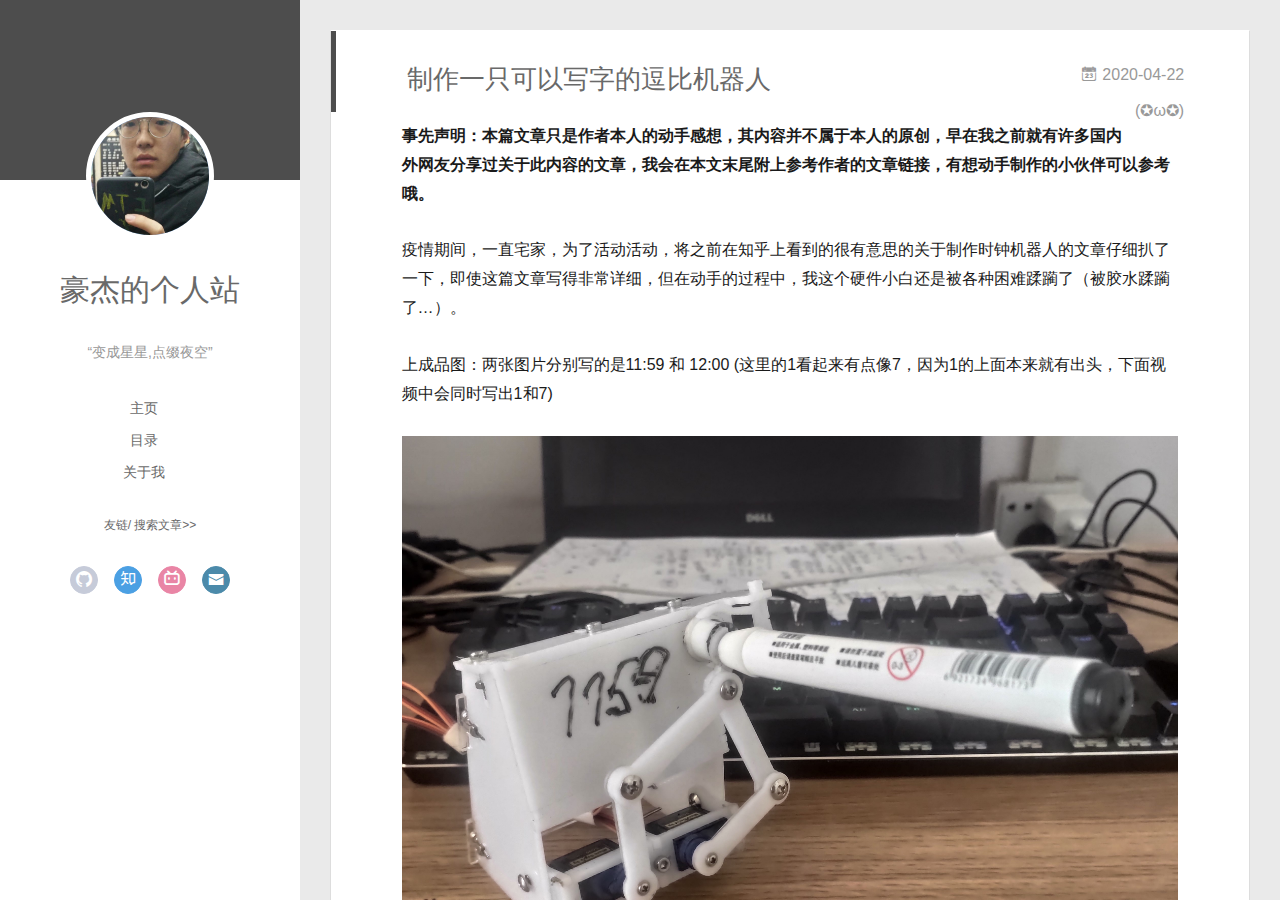
<file: index.html>
<!DOCTYPE html>
<html>
<head>
  <meta charset="utf-8">
  
  <meta name="renderer" content="webkit">
  <meta http-equiv="X-UA-Compatible" content="IE=edge" >
  <link rel="dns-prefetch" href="http://haojee.github.io">
  <title>豪杰的个人站</title>
  <meta name="viewport" content="width=device-width, initial-scale=1, maximum-scale=1">
  <meta name="description" content="不定期分享一些我的想法和成果">
<meta property="og:type" content="website">
<meta property="og:title" content="豪杰的个人站">
<meta property="og:url" content="http://haojee.github.io/index.html">
<meta property="og:site_name" content="豪杰的个人站">
<meta property="og:description" content="不定期分享一些我的想法和成果">
<meta property="og:locale" content="zh_CH">
<meta property="article:author" content="豪杰的个人站">
<meta name="twitter:card" content="summary">
  
    <link rel="alternative" href="/atom.xml" title="豪杰的个人站" type="application/atom+xml">
  
  
    <link rel="icon" href="/favicon.png">
  
  <link rel="stylesheet" type="text/css" href="/./main.0cf68a.css">
  <style type="text/css">
  
    #container.show {
      background: linear-gradient(200deg,#a0cfe4,#e8c37e);
    }
  </style>
  

  

<meta name="generator" content="Hexo 4.2.0"></head>

<body>
  <div id="container" q-class="show:isCtnShow">
    <canvas id="anm-canvas" class="anm-canvas"></canvas>
    <div class="left-col" q-class="show:isShow">
      
<div class="overlay" style="background: #4d4d4d"></div>
<div class="intrude-less">
	<header id="header" class="inner">
		<a href="" class="profilepic">
			<img src="/assets/img/avatar.jpg" class="js-avatar">
		</a>
		<hgroup>
		  <h1 class="header-author"><a href="">豪杰的个人站</a></h1>
		</hgroup>
		
		<p class="header-subtitle">“变成星星,点缀夜空”</p>
		

		<nav class="header-menu">
			<ul>
			
				<li><a href="/">主页</a></li>
	        
				<li><a href="/archives">目录</a></li>
	        
				<li><a href="/about">关于我</a></li>
	        
			</ul>
		</nav>
		<nav class="header-smart-menu">
    		
    			
            
    			
    			<a q-on="click: openSlider(e, 'friends')" href="javascript:void(0)">友链</a>
    			
            
    			
    			<a q-on="click: openSlider(e, 'innerArchive')" href="javascript:void(0)">搜索文章&gt;&gt;</a>
    			
            
		</nav>
		<nav class="header-nav">
			<div class="social">
				
					<a class="github" target="_blank" href="https://github.com/HaoJee" title="github"><i class="icon-github"></i></a>
		        
					<a class="zhihu" target="_blank" href="https://www.zhihu.com/people/ji-hao-jie-22" title="zhihu"><i class="icon-zhihu"></i></a>
		        
					<a class="bilibili" target="_blank" href="https://space.bilibili.com/341173732" title="bilibili"><i class="icon-bilibili"></i></a>
		        
					<a class="mail" target="_blank" href="mailto:1016988751@qq.com" title="mail"><i class="icon-mail"></i></a>
		        
			</div>
		</nav>
	</header>		
</div>

    </div>
    <div class="mid-col" q-class="show:isShow,hide:isShow|isFalse">
      
<nav id="mobile-nav">
  	<div class="overlay js-overlay" style="background: #4d4d4d"></div>
	<div class="btnctn js-mobile-btnctn">
  		<div class="slider-trigger list" q-on="click: openSlider(e)"><i class="icon icon-sort"></i></div>
	</div>
	<div class="intrude-less">
		<header id="header" class="inner">
			<div class="profilepic">
				<img src="/assets/img/avatar.jpg" class="js-avatar">
			</div>
			<hgroup>
			  <h1 class="header-author js-header-author">豪杰的个人站</h1>
			</hgroup>
			
			<p class="header-subtitle"><i class="icon icon-quo-left"></i>“变成星星,点缀夜空”<i class="icon icon-quo-right"></i></p>
			
			
			
				
			
				
			
				
			
			
			
			<nav class="header-nav">
				<div class="social">
					
						<a class="github" target="_blank" href="https://github.com/HaoJee" title="github"><i class="icon-github"></i></a>
			        
						<a class="zhihu" target="_blank" href="https://www.zhihu.com/people/ji-hao-jie-22" title="zhihu"><i class="icon-zhihu"></i></a>
			        
						<a class="bilibili" target="_blank" href="https://space.bilibili.com/341173732" title="bilibili"><i class="icon-bilibili"></i></a>
			        
						<a class="mail" target="_blank" href="mailto:1016988751@qq.com" title="mail"><i class="icon-mail"></i></a>
			        
				</div>
			</nav>

			<nav class="header-menu js-header-menu">
				<ul style="width: 70%">
				
				
					<li style="width: 33.333333333333336%"><a href="/">主页</a></li>
		        
					<li style="width: 33.333333333333336%"><a href="/archives">目录</a></li>
		        
					<li style="width: 33.333333333333336%"><a href="/about">关于我</a></li>
		        
				</ul>
			</nav>
		</header>				
	</div>
	<div class="mobile-mask" style="display:none" q-show="isShow"></div>
</nav>

      <div id="wrapper" class="body-wrap">
        <div class="menu-l">
          <div class="canvas-wrap">
            <canvas data-colors="#eaeaea" data-sectionHeight="100" data-contentId="js-content" id="myCanvas1" class="anm-canvas"></canvas>
          </div>
          <div id="js-content" class="content-ll">
            
  
    <article id="post-制作一只可以写字的逗比机器人" class="article article-type-post  article-index" itemscope itemprop="blogPost">
  <div class="article-inner">
    
      <header class="article-header">
        
  
    <h1 itemprop="name">
      <a class="article-title" href="/42.html">制作一只可以写字的逗比机器人</a>
    </h1>
  

        
        <a href="/42.html" class="archive-article-date">
  	<time datetime="2020-04-22T10:35:22.000Z" itemprop="datePublished"><i class="icon-calendar icon"></i>2020-04-22</time>
</a>
		<br/>
		<span id="busuanzi_container_page_pv" style="color:#999;margin-right:7.6923%;float:right;">
		  (✪ω✪) <span id="busuanzi_value_page_pv"></span>
		</span>       
	   
      </header>
    
    <div class="article-entry" itemprop="articleBody">
      
        <p><strong>事先声明：本篇文章只是作者本人的动手感想，其内容并不属于本人的原创，早在我之前就有许多国内外网友分享过关于此内容的文章，我会在本文末尾附上参考作者的文章链接，有想动手制作的小伙伴可以参考哦。</strong></p>
<p>疫情期间，一直宅家，为了活动活动，将之前在知乎上看到的很有意思的关于制作时钟机器人的文章仔细扒了一下，即使这篇文章写得非常详细，但在动手的过程中，我这个硬件小白还是被各种困难蹂躏了（被胶水蹂躏了…）。</p>
<p>上成品图：两张图片分别写的是11:59 和 12:00 (这里的1看起来有点像7，因为1的上面本来就有出头，下面视频中会同时写出1和7)</p>
<img src="/42/bot2.jpg" alt="bot2" style="zoom:50%;">

<img src="/42/bot1.jpg" alt="bot1" style="zoom:50%;">

<p>第一步：准备材料（具体材料列表请参考文末连接）</p>
<pre><code>最主要的材料有：亚克力板、NodeMcu（或PCB）、9g舵机（算是动力装置吧，让机械臂动起来写字）、M3螺丝和螺母、还有万能的520胶水
nodemcu长这个样子：</code></pre><p>​                    <img src="/42/nodemcujpg.jpg" alt="nodemcu" style="zoom:50%;"></p>
<p>第二步：组装材料</p>
<pre><code>主要是各种亚克力板的组装，关于亚克力板的组装在文末连接中描述得非常详细。我只介绍一下关于舵机接NodeMcu（如果你选择的是PCB，请略过），三个舵机分别是抬笔舵机、左、右舵机，一个舵机总共有三根线：红色（正极）、棕色（负极）、黄色信号线，其中左、右、抬笔舵机的黄线分别接NodeMcu的D1、D5、D6，其余的三根红色都接Vcc引脚，棕色线都接Gnd引脚。

对于没有接触过硬件的童鞋来说，这...咋整。不要慌，最笨的办法就是化三根为一根，再完美地接上引脚就ok了，我是直接把杜邦线暴力拆了，然后三根红线（三根黑线）只留一个引脚接口，其他两个减掉引脚接口，把绝缘皮去掉一点，然后三根线拧成一根，再用绝缘胶带包住（完美~）。有条件的童鞋，可以用电烙笔焊锡，把三根线焊到一个接口上。</code></pre><p>第三步：安装Arduino环境</p>
<pre><code>去官网下载Arduino，nodemcu我记得有lua的和arduino，我买的时候只买的arduino。</code></pre><p>就是这个样子：</p>
<div align="center"><img width="150" height="150" src="/42/arduino.png"></div>
            需要注意的就是，在Arduino安装好之后，还要安装NodeMcu的板卡包，网快的童鞋直接在开发板管理其中搜索esp8266安装，网慢的童鞋需要手动下载三个压缩包（参考文末链接）

<p>第四步：<br>                    链接开发板，上传程序</p>
<p>第五步：<br>                    上传成功后，左右舵机开始循环摆动，当他们摆动到右侧时，让开发板断电，然后调整左右舵机的角度呈L型，调整抬笔舵机的角度为45度，然后固定机械臂。</p>
<p>第六步：<br>                    将代码中的control.Calibrate()注释掉，重新上传代码到开发板，此时机械臂就开始正常工作了，获取到时间或天气，挥动机器臂画出来。</p>
<p>附上一段视频，请忽略它傻傻的样子~~</p>
<iframe class="bilibili" src="//player.bilibili.com/player.html?aid=200463768&bvid=BV1Vz411z7V2&cid=182673413&page=1" scrolling="no" border="0" frameborder="no" framespacing="0" allowfullscreen="true"> </iframe>

<p>喜欢做的童鞋，可以参考稚晖君的一篇文章（讲的非常详细）：<a href="https://zhuanlan.zhihu.com/p/67700105" target="_blank" rel="noopener">如何制作一只带逗比功能的笔</a></p>

      

      
    </div>
    <div class="article-info article-info-index">
      
      
	<div class="article-tag tagcloud">
		<i class="icon-price-tags icon"></i>
		<ul class="article-tag-list">
			 
        		<li class="article-tag-list-item">
        			<a href="javascript:void(0)" class="js-tag article-tag-list-link color3">Arduino</a>
        		</li>
      		 
        		<li class="article-tag-list-item">
        			<a href="javascript:void(0)" class="js-tag article-tag-list-link color3">项目</a>
        		</li>
      		
		</ul>
	</div>

      
	<div class="article-category tagcloud">
		<i class="icon-book icon"></i>
		<ul class="article-tag-list">
			 
        		<li class="article-tag-list-item">
        			<a href="/categories/兴趣//" class="article-tag-list-link color3">兴趣</a>
        		</li>
      		
		</ul>
	</div>


      
        <p class="article-more-link">
          <a class="article-more-a" href="/42.html">展开全文 >></a>
        </p>
      

      
      <div class="clearfix"></div>
    </div>
  </div>
</article>

<aside class="wrap-side-operation">
    <div class="mod-side-operation">
        
        <div class="jump-container" id="js-jump-container" style="display:none;">
            <a href="javascript:void(0)" class="mod-side-operation__jump-to-top">
                <i class="icon-font icon-back"></i>
            </a>
            <div id="js-jump-plan-container" class="jump-plan-container" style="top: -11px;">
                <i class="icon-font icon-plane jump-plane"></i>
            </div>
        </div>
        
        
    </div>
</aside>







  
  


          </div>
        </div>
      </div>
      <footer id="footer">
  <div class="outer">
    <div id="footer-info">
    	<div class="footer-left">
    		&copy; 2020 豪杰的个人站
    	</div>
		
					<span id="busuanzi_container_site_pv">
						(^_^)ノ: <span id="busuanzi_value_site_pv"></span> |
					</span>
					<span id="busuanzi_container_site_uv">
						 <span id="busuanzi_value_site_uv"></span>
					</span>
		
      	<div class="footer-right">
			“你若盛开，Hinata就会来了”
      		<!--<a href="http://hexo.io/" target="_blank">Hexo</a>  Theme <a href="https://github.com/litten/hexo-theme-yilia" target="_blank">Yilia</a> by Litten
			-->
		</div>
    </div>
  </div>
</footer>
<script async src="//busuanzi.ibruce.info/busuanzi/2.3/busuanzi.pure.mini.js"></script>
    </div>
    <script>
	var yiliaConfig = {
		mathjax: false,
		isHome: true,
		isPost: false,
		isArchive: false,
		isTag: false,
		isCategory: false,
		open_in_new: false,
		toc_hide_index: true,
		root: "/",
		innerArchive: true,
		showTags: false
	}
</script>

<script>!function(t){function n(e){if(r[e])return r[e].exports;var i=r[e]={exports:{},id:e,loaded:!1};return t[e].call(i.exports,i,i.exports,n),i.loaded=!0,i.exports}var r={};n.m=t,n.c=r,n.p="./",n(0)}([function(t,n,r){r(195),t.exports=r(191)},function(t,n,r){var e=r(3),i=r(52),o=r(27),u=r(28),c=r(53),f="prototype",a=function(t,n,r){var s,l,h,v,p=t&a.F,d=t&a.G,y=t&a.S,g=t&a.P,b=t&a.B,m=d?e:y?e[n]||(e[n]={}):(e[n]||{})[f],x=d?i:i[n]||(i[n]={}),w=x[f]||(x[f]={});d&&(r=n);for(s in r)l=!p&&m&&void 0!==m[s],h=(l?m:r)[s],v=b&&l?c(h,e):g&&"function"==typeof h?c(Function.call,h):h,m&&u(m,s,h,t&a.U),x[s]!=h&&o(x,s,v),g&&w[s]!=h&&(w[s]=h)};e.core=i,a.F=1,a.G=2,a.S=4,a.P=8,a.B=16,a.W=32,a.U=64,a.R=128,t.exports=a},function(t,n,r){var e=r(6);t.exports=function(t){if(!e(t))throw TypeError(t+" is not an object!");return t}},function(t,n){var r=t.exports="undefined"!=typeof window&&window.Math==Math?window:"undefined"!=typeof self&&self.Math==Math?self:Function("return this")();"number"==typeof __g&&(__g=r)},function(t,n){t.exports=function(t){try{return!!t()}catch(t){return!0}}},function(t,n){var r=t.exports="undefined"!=typeof window&&window.Math==Math?window:"undefined"!=typeof self&&self.Math==Math?self:Function("return this")();"number"==typeof __g&&(__g=r)},function(t,n){t.exports=function(t){return"object"==typeof t?null!==t:"function"==typeof t}},function(t,n,r){var e=r(126)("wks"),i=r(76),o=r(3).Symbol,u="function"==typeof o;(t.exports=function(t){return e[t]||(e[t]=u&&o[t]||(u?o:i)("Symbol."+t))}).store=e},function(t,n){var r={}.hasOwnProperty;t.exports=function(t,n){return r.call(t,n)}},function(t,n,r){var e=r(94),i=r(33);t.exports=function(t){return e(i(t))}},function(t,n,r){t.exports=!r(4)(function(){return 7!=Object.defineProperty({},"a",{get:function(){return 7}}).a})},function(t,n,r){var e=r(2),i=r(167),o=r(50),u=Object.defineProperty;n.f=r(10)?Object.defineProperty:function(t,n,r){if(e(t),n=o(n,!0),e(r),i)try{return u(t,n,r)}catch(t){}if("get"in r||"set"in r)throw TypeError("Accessors not supported!");return"value"in r&&(t[n]=r.value),t}},function(t,n,r){t.exports=!r(18)(function(){return 7!=Object.defineProperty({},"a",{get:function(){return 7}}).a})},function(t,n,r){var e=r(14),i=r(22);t.exports=r(12)?function(t,n,r){return e.f(t,n,i(1,r))}:function(t,n,r){return t[n]=r,t}},function(t,n,r){var e=r(20),i=r(58),o=r(42),u=Object.defineProperty;n.f=r(12)?Object.defineProperty:function(t,n,r){if(e(t),n=o(n,!0),e(r),i)try{return u(t,n,r)}catch(t){}if("get"in r||"set"in r)throw TypeError("Accessors not supported!");return"value"in r&&(t[n]=r.value),t}},function(t,n,r){var e=r(40)("wks"),i=r(23),o=r(5).Symbol,u="function"==typeof o;(t.exports=function(t){return e[t]||(e[t]=u&&o[t]||(u?o:i)("Symbol."+t))}).store=e},function(t,n,r){var e=r(67),i=Math.min;t.exports=function(t){return t>0?i(e(t),9007199254740991):0}},function(t,n,r){var e=r(46);t.exports=function(t){return Object(e(t))}},function(t,n){t.exports=function(t){try{return!!t()}catch(t){return!0}}},function(t,n,r){var e=r(63),i=r(34);t.exports=Object.keys||function(t){return e(t,i)}},function(t,n,r){var e=r(21);t.exports=function(t){if(!e(t))throw TypeError(t+" is not an object!");return t}},function(t,n){t.exports=function(t){return"object"==typeof t?null!==t:"function"==typeof t}},function(t,n){t.exports=function(t,n){return{enumerable:!(1&t),configurable:!(2&t),writable:!(4&t),value:n}}},function(t,n){var r=0,e=Math.random();t.exports=function(t){return"Symbol(".concat(void 0===t?"":t,")_",(++r+e).toString(36))}},function(t,n){var r={}.hasOwnProperty;t.exports=function(t,n){return r.call(t,n)}},function(t,n){var r=t.exports={version:"2.4.0"};"number"==typeof __e&&(__e=r)},function(t,n){t.exports=function(t){if("function"!=typeof t)throw TypeError(t+" is not a function!");return t}},function(t,n,r){var e=r(11),i=r(66);t.exports=r(10)?function(t,n,r){return e.f(t,n,i(1,r))}:function(t,n,r){return t[n]=r,t}},function(t,n,r){var e=r(3),i=r(27),o=r(24),u=r(76)("src"),c="toString",f=Function[c],a=(""+f).split(c);r(52).inspectSource=function(t){return f.call(t)},(t.exports=function(t,n,r,c){var f="function"==typeof r;f&&(o(r,"name")||i(r,"name",n)),t[n]!==r&&(f&&(o(r,u)||i(r,u,t[n]?""+t[n]:a.join(String(n)))),t===e?t[n]=r:c?t[n]?t[n]=r:i(t,n,r):(delete t[n],i(t,n,r)))})(Function.prototype,c,function(){return"function"==typeof this&&this[u]||f.call(this)})},function(t,n,r){var e=r(1),i=r(4),o=r(46),u=function(t,n,r,e){var i=String(o(t)),u="<"+n;return""!==r&&(u+=" "+r+'="'+String(e).replace(/"/g,"&quot;")+'"'),u+">"+i+"</"+n+">"};t.exports=function(t,n){var r={};r[t]=n(u),e(e.P+e.F*i(function(){var n=""[t]('"');return n!==n.toLowerCase()||n.split('"').length>3}),"String",r)}},function(t,n,r){var e=r(115),i=r(46);t.exports=function(t){return e(i(t))}},function(t,n,r){var e=r(116),i=r(66),o=r(30),u=r(50),c=r(24),f=r(167),a=Object.getOwnPropertyDescriptor;n.f=r(10)?a:function(t,n){if(t=o(t),n=u(n,!0),f)try{return a(t,n)}catch(t){}if(c(t,n))return i(!e.f.call(t,n),t[n])}},function(t,n,r){var e=r(24),i=r(17),o=r(145)("IE_PROTO"),u=Object.prototype;t.exports=Object.getPrototypeOf||function(t){return t=i(t),e(t,o)?t[o]:"function"==typeof t.constructor&&t instanceof t.constructor?t.constructor.prototype:t instanceof Object?u:null}},function(t,n){t.exports=function(t){if(void 0==t)throw TypeError("Can't call method on  "+t);return t}},function(t,n){t.exports="constructor,hasOwnProperty,isPrototypeOf,propertyIsEnumerable,toLocaleString,toString,valueOf".split(",")},function(t,n){t.exports={}},function(t,n){t.exports=!0},function(t,n){n.f={}.propertyIsEnumerable},function(t,n,r){var e=r(14).f,i=r(8),o=r(15)("toStringTag");t.exports=function(t,n,r){t&&!i(t=r?t:t.prototype,o)&&e(t,o,{configurable:!0,value:n})}},function(t,n,r){var e=r(40)("keys"),i=r(23);t.exports=function(t){return e[t]||(e[t]=i(t))}},function(t,n,r){var e=r(5),i="__core-js_shared__",o=e[i]||(e[i]={});t.exports=function(t){return o[t]||(o[t]={})}},function(t,n){var r=Math.ceil,e=Math.floor;t.exports=function(t){return isNaN(t=+t)?0:(t>0?e:r)(t)}},function(t,n,r){var e=r(21);t.exports=function(t,n){if(!e(t))return t;var r,i;if(n&&"function"==typeof(r=t.toString)&&!e(i=r.call(t)))return i;if("function"==typeof(r=t.valueOf)&&!e(i=r.call(t)))return i;if(!n&&"function"==typeof(r=t.toString)&&!e(i=r.call(t)))return i;throw TypeError("Can't convert object to primitive value")}},function(t,n,r){var e=r(5),i=r(25),o=r(36),u=r(44),c=r(14).f;t.exports=function(t){var n=i.Symbol||(i.Symbol=o?{}:e.Symbol||{});"_"==t.charAt(0)||t in n||c(n,t,{value:u.f(t)})}},function(t,n,r){n.f=r(15)},function(t,n){var r={}.toString;t.exports=function(t){return r.call(t).slice(8,-1)}},function(t,n){t.exports=function(t){if(void 0==t)throw TypeError("Can't call method on  "+t);return t}},function(t,n,r){var e=r(4);t.exports=function(t,n){return!!t&&e(function(){n?t.call(null,function(){},1):t.call(null)})}},function(t,n,r){var e=r(53),i=r(115),o=r(17),u=r(16),c=r(203);t.exports=function(t,n){var r=1==t,f=2==t,a=3==t,s=4==t,l=6==t,h=5==t||l,v=n||c;return function(n,c,p){for(var d,y,g=o(n),b=i(g),m=e(c,p,3),x=u(b.length),w=0,S=r?v(n,x):f?v(n,0):void 0;x>w;w++)if((h||w in b)&&(d=b[w],y=m(d,w,g),t))if(r)S[w]=y;else if(y)switch(t){case 3:return!0;case 5:return d;case 6:return w;case 2:S.push(d)}else if(s)return!1;return l?-1:a||s?s:S}}},function(t,n,r){var e=r(1),i=r(52),o=r(4);t.exports=function(t,n){var r=(i.Object||{})[t]||Object[t],u={};u[t]=n(r),e(e.S+e.F*o(function(){r(1)}),"Object",u)}},function(t,n,r){var e=r(6);t.exports=function(t,n){if(!e(t))return t;var r,i;if(n&&"function"==typeof(r=t.toString)&&!e(i=r.call(t)))return i;if("function"==typeof(r=t.valueOf)&&!e(i=r.call(t)))return i;if(!n&&"function"==typeof(r=t.toString)&&!e(i=r.call(t)))return i;throw TypeError("Can't convert object to primitive value")}},function(t,n,r){var e=r(5),i=r(25),o=r(91),u=r(13),c="prototype",f=function(t,n,r){var a,s,l,h=t&f.F,v=t&f.G,p=t&f.S,d=t&f.P,y=t&f.B,g=t&f.W,b=v?i:i[n]||(i[n]={}),m=b[c],x=v?e:p?e[n]:(e[n]||{})[c];v&&(r=n);for(a in r)(s=!h&&x&&void 0!==x[a])&&a in b||(l=s?x[a]:r[a],b[a]=v&&"function"!=typeof x[a]?r[a]:y&&s?o(l,e):g&&x[a]==l?function(t){var n=function(n,r,e){if(this instanceof t){switch(arguments.length){case 0:return new t;case 1:return new t(n);case 2:return new t(n,r)}return new t(n,r,e)}return t.apply(this,arguments)};return n[c]=t[c],n}(l):d&&"function"==typeof l?o(Function.call,l):l,d&&((b.virtual||(b.virtual={}))[a]=l,t&f.R&&m&&!m[a]&&u(m,a,l)))};f.F=1,f.G=2,f.S=4,f.P=8,f.B=16,f.W=32,f.U=64,f.R=128,t.exports=f},function(t,n){var r=t.exports={version:"2.4.0"};"number"==typeof __e&&(__e=r)},function(t,n,r){var e=r(26);t.exports=function(t,n,r){if(e(t),void 0===n)return t;switch(r){case 1:return function(r){return t.call(n,r)};case 2:return function(r,e){return t.call(n,r,e)};case 3:return function(r,e,i){return t.call(n,r,e,i)}}return function(){return t.apply(n,arguments)}}},function(t,n,r){var e=r(183),i=r(1),o=r(126)("metadata"),u=o.store||(o.store=new(r(186))),c=function(t,n,r){var i=u.get(t);if(!i){if(!r)return;u.set(t,i=new e)}var o=i.get(n);if(!o){if(!r)return;i.set(n,o=new e)}return o},f=function(t,n,r){var e=c(n,r,!1);return void 0!==e&&e.has(t)},a=function(t,n,r){var e=c(n,r,!1);return void 0===e?void 0:e.get(t)},s=function(t,n,r,e){c(r,e,!0).set(t,n)},l=function(t,n){var r=c(t,n,!1),e=[];return r&&r.forEach(function(t,n){e.push(n)}),e},h=function(t){return void 0===t||"symbol"==typeof t?t:String(t)},v=function(t){i(i.S,"Reflect",t)};t.exports={store:u,map:c,has:f,get:a,set:s,keys:l,key:h,exp:v}},function(t,n,r){"use strict";if(r(10)){var e=r(69),i=r(3),o=r(4),u=r(1),c=r(127),f=r(152),a=r(53),s=r(68),l=r(66),h=r(27),v=r(73),p=r(67),d=r(16),y=r(75),g=r(50),b=r(24),m=r(180),x=r(114),w=r(6),S=r(17),_=r(137),O=r(70),E=r(32),P=r(71).f,j=r(154),F=r(76),M=r(7),A=r(48),N=r(117),T=r(146),I=r(155),k=r(80),L=r(123),R=r(74),C=r(130),D=r(160),U=r(11),W=r(31),G=U.f,B=W.f,V=i.RangeError,z=i.TypeError,q=i.Uint8Array,K="ArrayBuffer",J="Shared"+K,Y="BYTES_PER_ELEMENT",H="prototype",$=Array[H],X=f.ArrayBuffer,Q=f.DataView,Z=A(0),tt=A(2),nt=A(3),rt=A(4),et=A(5),it=A(6),ot=N(!0),ut=N(!1),ct=I.values,ft=I.keys,at=I.entries,st=$.lastIndexOf,lt=$.reduce,ht=$.reduceRight,vt=$.join,pt=$.sort,dt=$.slice,yt=$.toString,gt=$.toLocaleString,bt=M("iterator"),mt=M("toStringTag"),xt=F("typed_constructor"),wt=F("def_constructor"),St=c.CONSTR,_t=c.TYPED,Ot=c.VIEW,Et="Wrong length!",Pt=A(1,function(t,n){return Tt(T(t,t[wt]),n)}),jt=o(function(){return 1===new q(new Uint16Array([1]).buffer)[0]}),Ft=!!q&&!!q[H].set&&o(function(){new q(1).set({})}),Mt=function(t,n){if(void 0===t)throw z(Et);var r=+t,e=d(t);if(n&&!m(r,e))throw V(Et);return e},At=function(t,n){var r=p(t);if(r<0||r%n)throw V("Wrong offset!");return r},Nt=function(t){if(w(t)&&_t in t)return t;throw z(t+" is not a typed array!")},Tt=function(t,n){if(!(w(t)&&xt in t))throw z("It is not a typed array constructor!");return new t(n)},It=function(t,n){return kt(T(t,t[wt]),n)},kt=function(t,n){for(var r=0,e=n.length,i=Tt(t,e);e>r;)i[r]=n[r++];return i},Lt=function(t,n,r){G(t,n,{get:function(){return this._d[r]}})},Rt=function(t){var n,r,e,i,o,u,c=S(t),f=arguments.length,s=f>1?arguments[1]:void 0,l=void 0!==s,h=j(c);if(void 0!=h&&!_(h)){for(u=h.call(c),e=[],n=0;!(o=u.next()).done;n++)e.push(o.value);c=e}for(l&&f>2&&(s=a(s,arguments[2],2)),n=0,r=d(c.length),i=Tt(this,r);r>n;n++)i[n]=l?s(c[n],n):c[n];return i},Ct=function(){for(var t=0,n=arguments.length,r=Tt(this,n);n>t;)r[t]=arguments[t++];return r},Dt=!!q&&o(function(){gt.call(new q(1))}),Ut=function(){return gt.apply(Dt?dt.call(Nt(this)):Nt(this),arguments)},Wt={copyWithin:function(t,n){return D.call(Nt(this),t,n,arguments.length>2?arguments[2]:void 0)},every:function(t){return rt(Nt(this),t,arguments.length>1?arguments[1]:void 0)},fill:function(t){return C.apply(Nt(this),arguments)},filter:function(t){return It(this,tt(Nt(this),t,arguments.length>1?arguments[1]:void 0))},find:function(t){return et(Nt(this),t,arguments.length>1?arguments[1]:void 0)},findIndex:function(t){return it(Nt(this),t,arguments.length>1?arguments[1]:void 0)},forEach:function(t){Z(Nt(this),t,arguments.length>1?arguments[1]:void 0)},indexOf:function(t){return ut(Nt(this),t,arguments.length>1?arguments[1]:void 0)},includes:function(t){return ot(Nt(this),t,arguments.length>1?arguments[1]:void 0)},join:function(t){return vt.apply(Nt(this),arguments)},lastIndexOf:function(t){return st.apply(Nt(this),arguments)},map:function(t){return Pt(Nt(this),t,arguments.length>1?arguments[1]:void 0)},reduce:function(t){return lt.apply(Nt(this),arguments)},reduceRight:function(t){return ht.apply(Nt(this),arguments)},reverse:function(){for(var t,n=this,r=Nt(n).length,e=Math.floor(r/2),i=0;i<e;)t=n[i],n[i++]=n[--r],n[r]=t;return n},some:function(t){return nt(Nt(this),t,arguments.length>1?arguments[1]:void 0)},sort:function(t){return pt.call(Nt(this),t)},subarray:function(t,n){var r=Nt(this),e=r.length,i=y(t,e);return new(T(r,r[wt]))(r.buffer,r.byteOffset+i*r.BYTES_PER_ELEMENT,d((void 0===n?e:y(n,e))-i))}},Gt=function(t,n){return It(this,dt.call(Nt(this),t,n))},Bt=function(t){Nt(this);var n=At(arguments[1],1),r=this.length,e=S(t),i=d(e.length),o=0;if(i+n>r)throw V(Et);for(;o<i;)this[n+o]=e[o++]},Vt={entries:function(){return at.call(Nt(this))},keys:function(){return ft.call(Nt(this))},values:function(){return ct.call(Nt(this))}},zt=function(t,n){return w(t)&&t[_t]&&"symbol"!=typeof n&&n in t&&String(+n)==String(n)},qt=function(t,n){return zt(t,n=g(n,!0))?l(2,t[n]):B(t,n)},Kt=function(t,n,r){return!(zt(t,n=g(n,!0))&&w(r)&&b(r,"value"))||b(r,"get")||b(r,"set")||r.configurable||b(r,"writable")&&!r.writable||b(r,"enumerable")&&!r.enumerable?G(t,n,r):(t[n]=r.value,t)};St||(W.f=qt,U.f=Kt),u(u.S+u.F*!St,"Object",{getOwnPropertyDescriptor:qt,defineProperty:Kt}),o(function(){yt.call({})})&&(yt=gt=function(){return vt.call(this)});var Jt=v({},Wt);v(Jt,Vt),h(Jt,bt,Vt.values),v(Jt,{slice:Gt,set:Bt,constructor:function(){},toString:yt,toLocaleString:Ut}),Lt(Jt,"buffer","b"),Lt(Jt,"byteOffset","o"),Lt(Jt,"byteLength","l"),Lt(Jt,"length","e"),G(Jt,mt,{get:function(){return this[_t]}}),t.exports=function(t,n,r,f){f=!!f;var a=t+(f?"Clamped":"")+"Array",l="Uint8Array"!=a,v="get"+t,p="set"+t,y=i[a],g=y||{},b=y&&E(y),m=!y||!c.ABV,S={},_=y&&y[H],j=function(t,r){var e=t._d;return e.v[v](r*n+e.o,jt)},F=function(t,r,e){var i=t._d;f&&(e=(e=Math.round(e))<0?0:e>255?255:255&e),i.v[p](r*n+i.o,e,jt)},M=function(t,n){G(t,n,{get:function(){return j(this,n)},set:function(t){return F(this,n,t)},enumerable:!0})};m?(y=r(function(t,r,e,i){s(t,y,a,"_d");var o,u,c,f,l=0,v=0;if(w(r)){if(!(r instanceof X||(f=x(r))==K||f==J))return _t in r?kt(y,r):Rt.call(y,r);o=r,v=At(e,n);var p=r.byteLength;if(void 0===i){if(p%n)throw V(Et);if((u=p-v)<0)throw V(Et)}else if((u=d(i)*n)+v>p)throw V(Et);c=u/n}else c=Mt(r,!0),u=c*n,o=new X(u);for(h(t,"_d",{b:o,o:v,l:u,e:c,v:new Q(o)});l<c;)M(t,l++)}),_=y[H]=O(Jt),h(_,"constructor",y)):L(function(t){new y(null),new y(t)},!0)||(y=r(function(t,r,e,i){s(t,y,a);var o;return w(r)?r instanceof X||(o=x(r))==K||o==J?void 0!==i?new g(r,At(e,n),i):void 0!==e?new g(r,At(e,n)):new g(r):_t in r?kt(y,r):Rt.call(y,r):new g(Mt(r,l))}),Z(b!==Function.prototype?P(g).concat(P(b)):P(g),function(t){t in y||h(y,t,g[t])}),y[H]=_,e||(_.constructor=y));var A=_[bt],N=!!A&&("values"==A.name||void 0==A.name),T=Vt.values;h(y,xt,!0),h(_,_t,a),h(_,Ot,!0),h(_,wt,y),(f?new y(1)[mt]==a:mt in _)||G(_,mt,{get:function(){return a}}),S[a]=y,u(u.G+u.W+u.F*(y!=g),S),u(u.S,a,{BYTES_PER_ELEMENT:n,from:Rt,of:Ct}),Y in _||h(_,Y,n),u(u.P,a,Wt),R(a),u(u.P+u.F*Ft,a,{set:Bt}),u(u.P+u.F*!N,a,Vt),u(u.P+u.F*(_.toString!=yt),a,{toString:yt}),u(u.P+u.F*o(function(){new y(1).slice()}),a,{slice:Gt}),u(u.P+u.F*(o(function(){return[1,2].toLocaleString()!=new y([1,2]).toLocaleString()})||!o(function(){_.toLocaleString.call([1,2])})),a,{toLocaleString:Ut}),k[a]=N?A:T,e||N||h(_,bt,T)}}else t.exports=function(){}},function(t,n){var r={}.toString;t.exports=function(t){return r.call(t).slice(8,-1)}},function(t,n,r){var e=r(21),i=r(5).document,o=e(i)&&e(i.createElement);t.exports=function(t){return o?i.createElement(t):{}}},function(t,n,r){t.exports=!r(12)&&!r(18)(function(){return 7!=Object.defineProperty(r(57)("div"),"a",{get:function(){return 7}}).a})},function(t,n,r){"use strict";var e=r(36),i=r(51),o=r(64),u=r(13),c=r(8),f=r(35),a=r(96),s=r(38),l=r(103),h=r(15)("iterator"),v=!([].keys&&"next"in[].keys()),p="keys",d="values",y=function(){return this};t.exports=function(t,n,r,g,b,m,x){a(r,n,g);var w,S,_,O=function(t){if(!v&&t in F)return F[t];switch(t){case p:case d:return function(){return new r(this,t)}}return function(){return new r(this,t)}},E=n+" Iterator",P=b==d,j=!1,F=t.prototype,M=F[h]||F["@@iterator"]||b&&F[b],A=M||O(b),N=b?P?O("entries"):A:void 0,T="Array"==n?F.entries||M:M;if(T&&(_=l(T.call(new t)))!==Object.prototype&&(s(_,E,!0),e||c(_,h)||u(_,h,y)),P&&M&&M.name!==d&&(j=!0,A=function(){return M.call(this)}),e&&!x||!v&&!j&&F[h]||u(F,h,A),f[n]=A,f[E]=y,b)if(w={values:P?A:O(d),keys:m?A:O(p),entries:N},x)for(S in w)S in F||o(F,S,w[S]);else i(i.P+i.F*(v||j),n,w);return w}},function(t,n,r){var e=r(20),i=r(100),o=r(34),u=r(39)("IE_PROTO"),c=function(){},f="prototype",a=function(){var t,n=r(57)("iframe"),e=o.length;for(n.style.display="none",r(93).appendChild(n),n.src="javascript:",t=n.contentWindow.document,t.open(),t.write("<script>document.F=Object<\/script>"),t.close(),a=t.F;e--;)delete a[f][o[e]];return a()};t.exports=Object.create||function(t,n){var r;return null!==t?(c[f]=e(t),r=new c,c[f]=null,r[u]=t):r=a(),void 0===n?r:i(r,n)}},function(t,n,r){var e=r(63),i=r(34).concat("length","prototype");n.f=Object.getOwnPropertyNames||function(t){return e(t,i)}},function(t,n){n.f=Object.getOwnPropertySymbols},function(t,n,r){var e=r(8),i=r(9),o=r(90)(!1),u=r(39)("IE_PROTO");t.exports=function(t,n){var r,c=i(t),f=0,a=[];for(r in c)r!=u&&e(c,r)&&a.push(r);for(;n.length>f;)e(c,r=n[f++])&&(~o(a,r)||a.push(r));return a}},function(t,n,r){t.exports=r(13)},function(t,n,r){var e=r(76)("meta"),i=r(6),o=r(24),u=r(11).f,c=0,f=Object.isExtensible||function(){return!0},a=!r(4)(function(){return f(Object.preventExtensions({}))}),s=function(t){u(t,e,{value:{i:"O"+ ++c,w:{}}})},l=function(t,n){if(!i(t))return"symbol"==typeof t?t:("string"==typeof t?"S":"P")+t;if(!o(t,e)){if(!f(t))return"F";if(!n)return"E";s(t)}return t[e].i},h=function(t,n){if(!o(t,e)){if(!f(t))return!0;if(!n)return!1;s(t)}return t[e].w},v=function(t){return a&&p.NEED&&f(t)&&!o(t,e)&&s(t),t},p=t.exports={KEY:e,NEED:!1,fastKey:l,getWeak:h,onFreeze:v}},function(t,n){t.exports=function(t,n){return{enumerable:!(1&t),configurable:!(2&t),writable:!(4&t),value:n}}},function(t,n){var r=Math.ceil,e=Math.floor;t.exports=function(t){return isNaN(t=+t)?0:(t>0?e:r)(t)}},function(t,n){t.exports=function(t,n,r,e){if(!(t instanceof n)||void 0!==e&&e in t)throw TypeError(r+": incorrect invocation!");return t}},function(t,n){t.exports=!1},function(t,n,r){var e=r(2),i=r(173),o=r(133),u=r(145)("IE_PROTO"),c=function(){},f="prototype",a=function(){var t,n=r(132)("iframe"),e=o.length;for(n.style.display="none",r(135).appendChild(n),n.src="javascript:",t=n.contentWindow.document,t.open(),t.write("<script>document.F=Object<\/script>"),t.close(),a=t.F;e--;)delete a[f][o[e]];return a()};t.exports=Object.create||function(t,n){var r;return null!==t?(c[f]=e(t),r=new c,c[f]=null,r[u]=t):r=a(),void 0===n?r:i(r,n)}},function(t,n,r){var e=r(175),i=r(133).concat("length","prototype");n.f=Object.getOwnPropertyNames||function(t){return e(t,i)}},function(t,n,r){var e=r(175),i=r(133);t.exports=Object.keys||function(t){return e(t,i)}},function(t,n,r){var e=r(28);t.exports=function(t,n,r){for(var i in n)e(t,i,n[i],r);return t}},function(t,n,r){"use strict";var e=r(3),i=r(11),o=r(10),u=r(7)("species");t.exports=function(t){var n=e[t];o&&n&&!n[u]&&i.f(n,u,{configurable:!0,get:function(){return this}})}},function(t,n,r){var e=r(67),i=Math.max,o=Math.min;t.exports=function(t,n){return t=e(t),t<0?i(t+n,0):o(t,n)}},function(t,n){var r=0,e=Math.random();t.exports=function(t){return"Symbol(".concat(void 0===t?"":t,")_",(++r+e).toString(36))}},function(t,n,r){var e=r(33);t.exports=function(t){return Object(e(t))}},function(t,n,r){var e=r(7)("unscopables"),i=Array.prototype;void 0==i[e]&&r(27)(i,e,{}),t.exports=function(t){i[e][t]=!0}},function(t,n,r){var e=r(53),i=r(169),o=r(137),u=r(2),c=r(16),f=r(154),a={},s={},n=t.exports=function(t,n,r,l,h){var v,p,d,y,g=h?function(){return t}:f(t),b=e(r,l,n?2:1),m=0;if("function"!=typeof g)throw TypeError(t+" is not iterable!");if(o(g)){for(v=c(t.length);v>m;m++)if((y=n?b(u(p=t[m])[0],p[1]):b(t[m]))===a||y===s)return y}else for(d=g.call(t);!(p=d.next()).done;)if((y=i(d,b,p.value,n))===a||y===s)return y};n.BREAK=a,n.RETURN=s},function(t,n){t.exports={}},function(t,n,r){var e=r(11).f,i=r(24),o=r(7)("toStringTag");t.exports=function(t,n,r){t&&!i(t=r?t:t.prototype,o)&&e(t,o,{configurable:!0,value:n})}},function(t,n,r){var e=r(1),i=r(46),o=r(4),u=r(150),c="["+u+"]",f="​",a=RegExp("^"+c+c+"*"),s=RegExp(c+c+"*$"),l=function(t,n,r){var i={},c=o(function(){return!!u[t]()||f[t]()!=f}),a=i[t]=c?n(h):u[t];r&&(i[r]=a),e(e.P+e.F*c,"String",i)},h=l.trim=function(t,n){return t=String(i(t)),1&n&&(t=t.replace(a,"")),2&n&&(t=t.replace(s,"")),t};t.exports=l},function(t,n,r){t.exports={default:r(86),__esModule:!0}},function(t,n,r){t.exports={default:r(87),__esModule:!0}},function(t,n,r){"use strict";function e(t){return t&&t.__esModule?t:{default:t}}n.__esModule=!0;var i=r(84),o=e(i),u=r(83),c=e(u),f="function"==typeof c.default&&"symbol"==typeof o.default?function(t){return typeof t}:function(t){return t&&"function"==typeof c.default&&t.constructor===c.default&&t!==c.default.prototype?"symbol":typeof t};n.default="function"==typeof c.default&&"symbol"===f(o.default)?function(t){return void 0===t?"undefined":f(t)}:function(t){return t&&"function"==typeof c.default&&t.constructor===c.default&&t!==c.default.prototype?"symbol":void 0===t?"undefined":f(t)}},function(t,n,r){r(110),r(108),r(111),r(112),t.exports=r(25).Symbol},function(t,n,r){r(109),r(113),t.exports=r(44).f("iterator")},function(t,n){t.exports=function(t){if("function"!=typeof t)throw TypeError(t+" is not a function!");return t}},function(t,n){t.exports=function(){}},function(t,n,r){var e=r(9),i=r(106),o=r(105);t.exports=function(t){return function(n,r,u){var c,f=e(n),a=i(f.length),s=o(u,a);if(t&&r!=r){for(;a>s;)if((c=f[s++])!=c)return!0}else for(;a>s;s++)if((t||s in f)&&f[s]===r)return t||s||0;return!t&&-1}}},function(t,n,r){var e=r(88);t.exports=function(t,n,r){if(e(t),void 0===n)return t;switch(r){case 1:return function(r){return t.call(n,r)};case 2:return function(r,e){return t.call(n,r,e)};case 3:return function(r,e,i){return t.call(n,r,e,i)}}return function(){return t.apply(n,arguments)}}},function(t,n,r){var e=r(19),i=r(62),o=r(37);t.exports=function(t){var n=e(t),r=i.f;if(r)for(var u,c=r(t),f=o.f,a=0;c.length>a;)f.call(t,u=c[a++])&&n.push(u);return n}},function(t,n,r){t.exports=r(5).document&&document.documentElement},function(t,n,r){var e=r(56);t.exports=Object("z").propertyIsEnumerable(0)?Object:function(t){return"String"==e(t)?t.split(""):Object(t)}},function(t,n,r){var e=r(56);t.exports=Array.isArray||function(t){return"Array"==e(t)}},function(t,n,r){"use strict";var e=r(60),i=r(22),o=r(38),u={};r(13)(u,r(15)("iterator"),function(){return this}),t.exports=function(t,n,r){t.prototype=e(u,{next:i(1,r)}),o(t,n+" Iterator")}},function(t,n){t.exports=function(t,n){return{value:n,done:!!t}}},function(t,n,r){var e=r(19),i=r(9);t.exports=function(t,n){for(var r,o=i(t),u=e(o),c=u.length,f=0;c>f;)if(o[r=u[f++]]===n)return r}},function(t,n,r){var e=r(23)("meta"),i=r(21),o=r(8),u=r(14).f,c=0,f=Object.isExtensible||function(){return!0},a=!r(18)(function(){return f(Object.preventExtensions({}))}),s=function(t){u(t,e,{value:{i:"O"+ ++c,w:{}}})},l=function(t,n){if(!i(t))return"symbol"==typeof t?t:("string"==typeof t?"S":"P")+t;if(!o(t,e)){if(!f(t))return"F";if(!n)return"E";s(t)}return t[e].i},h=function(t,n){if(!o(t,e)){if(!f(t))return!0;if(!n)return!1;s(t)}return t[e].w},v=function(t){return a&&p.NEED&&f(t)&&!o(t,e)&&s(t),t},p=t.exports={KEY:e,NEED:!1,fastKey:l,getWeak:h,onFreeze:v}},function(t,n,r){var e=r(14),i=r(20),o=r(19);t.exports=r(12)?Object.defineProperties:function(t,n){i(t);for(var r,u=o(n),c=u.length,f=0;c>f;)e.f(t,r=u[f++],n[r]);return t}},function(t,n,r){var e=r(37),i=r(22),o=r(9),u=r(42),c=r(8),f=r(58),a=Object.getOwnPropertyDescriptor;n.f=r(12)?a:function(t,n){if(t=o(t),n=u(n,!0),f)try{return a(t,n)}catch(t){}if(c(t,n))return i(!e.f.call(t,n),t[n])}},function(t,n,r){var e=r(9),i=r(61).f,o={}.toString,u="object"==typeof window&&window&&Object.getOwnPropertyNames?Object.getOwnPropertyNames(window):[],c=function(t){try{return i(t)}catch(t){return u.slice()}};t.exports.f=function(t){return u&&"[object Window]"==o.call(t)?c(t):i(e(t))}},function(t,n,r){var e=r(8),i=r(77),o=r(39)("IE_PROTO"),u=Object.prototype;t.exports=Object.getPrototypeOf||function(t){return t=i(t),e(t,o)?t[o]:"function"==typeof t.constructor&&t instanceof t.constructor?t.constructor.prototype:t instanceof Object?u:null}},function(t,n,r){var e=r(41),i=r(33);t.exports=function(t){return function(n,r){var o,u,c=String(i(n)),f=e(r),a=c.length;return f<0||f>=a?t?"":void 0:(o=c.charCodeAt(f),o<55296||o>56319||f+1===a||(u=c.charCodeAt(f+1))<56320||u>57343?t?c.charAt(f):o:t?c.slice(f,f+2):u-56320+(o-55296<<10)+65536)}}},function(t,n,r){var e=r(41),i=Math.max,o=Math.min;t.exports=function(t,n){return t=e(t),t<0?i(t+n,0):o(t,n)}},function(t,n,r){var e=r(41),i=Math.min;t.exports=function(t){return t>0?i(e(t),9007199254740991):0}},function(t,n,r){"use strict";var e=r(89),i=r(97),o=r(35),u=r(9);t.exports=r(59)(Array,"Array",function(t,n){this._t=u(t),this._i=0,this._k=n},function(){var t=this._t,n=this._k,r=this._i++;return!t||r>=t.length?(this._t=void 0,i(1)):"keys"==n?i(0,r):"values"==n?i(0,t[r]):i(0,[r,t[r]])},"values"),o.Arguments=o.Array,e("keys"),e("values"),e("entries")},function(t,n){},function(t,n,r){"use strict";var e=r(104)(!0);r(59)(String,"String",function(t){this._t=String(t),this._i=0},function(){var t,n=this._t,r=this._i;return r>=n.length?{value:void 0,done:!0}:(t=e(n,r),this._i+=t.length,{value:t,done:!1})})},function(t,n,r){"use strict";var e=r(5),i=r(8),o=r(12),u=r(51),c=r(64),f=r(99).KEY,a=r(18),s=r(40),l=r(38),h=r(23),v=r(15),p=r(44),d=r(43),y=r(98),g=r(92),b=r(95),m=r(20),x=r(9),w=r(42),S=r(22),_=r(60),O=r(102),E=r(101),P=r(14),j=r(19),F=E.f,M=P.f,A=O.f,N=e.Symbol,T=e.JSON,I=T&&T.stringify,k="prototype",L=v("_hidden"),R=v("toPrimitive"),C={}.propertyIsEnumerable,D=s("symbol-registry"),U=s("symbols"),W=s("op-symbols"),G=Object[k],B="function"==typeof N,V=e.QObject,z=!V||!V[k]||!V[k].findChild,q=o&&a(function(){return 7!=_(M({},"a",{get:function(){return M(this,"a",{value:7}).a}})).a})?function(t,n,r){var e=F(G,n);e&&delete G[n],M(t,n,r),e&&t!==G&&M(G,n,e)}:M,K=function(t){var n=U[t]=_(N[k]);return n._k=t,n},J=B&&"symbol"==typeof N.iterator?function(t){return"symbol"==typeof t}:function(t){return t instanceof N},Y=function(t,n,r){return t===G&&Y(W,n,r),m(t),n=w(n,!0),m(r),i(U,n)?(r.enumerable?(i(t,L)&&t[L][n]&&(t[L][n]=!1),r=_(r,{enumerable:S(0,!1)})):(i(t,L)||M(t,L,S(1,{})),t[L][n]=!0),q(t,n,r)):M(t,n,r)},H=function(t,n){m(t);for(var r,e=g(n=x(n)),i=0,o=e.length;o>i;)Y(t,r=e[i++],n[r]);return t},$=function(t,n){return void 0===n?_(t):H(_(t),n)},X=function(t){var n=C.call(this,t=w(t,!0));return!(this===G&&i(U,t)&&!i(W,t))&&(!(n||!i(this,t)||!i(U,t)||i(this,L)&&this[L][t])||n)},Q=function(t,n){if(t=x(t),n=w(n,!0),t!==G||!i(U,n)||i(W,n)){var r=F(t,n);return!r||!i(U,n)||i(t,L)&&t[L][n]||(r.enumerable=!0),r}},Z=function(t){for(var n,r=A(x(t)),e=[],o=0;r.length>o;)i(U,n=r[o++])||n==L||n==f||e.push(n);return e},tt=function(t){for(var n,r=t===G,e=A(r?W:x(t)),o=[],u=0;e.length>u;)!i(U,n=e[u++])||r&&!i(G,n)||o.push(U[n]);return o};B||(N=function(){if(this instanceof N)throw TypeError("Symbol is not a constructor!");var t=h(arguments.length>0?arguments[0]:void 0),n=function(r){this===G&&n.call(W,r),i(this,L)&&i(this[L],t)&&(this[L][t]=!1),q(this,t,S(1,r))};return o&&z&&q(G,t,{configurable:!0,set:n}),K(t)},c(N[k],"toString",function(){return this._k}),E.f=Q,P.f=Y,r(61).f=O.f=Z,r(37).f=X,r(62).f=tt,o&&!r(36)&&c(G,"propertyIsEnumerable",X,!0),p.f=function(t){return K(v(t))}),u(u.G+u.W+u.F*!B,{Symbol:N});for(var nt="hasInstance,isConcatSpreadable,iterator,match,replace,search,species,split,toPrimitive,toStringTag,unscopables".split(","),rt=0;nt.length>rt;)v(nt[rt++]);for(var nt=j(v.store),rt=0;nt.length>rt;)d(nt[rt++]);u(u.S+u.F*!B,"Symbol",{for:function(t){return i(D,t+="")?D[t]:D[t]=N(t)},keyFor:function(t){if(J(t))return y(D,t);throw TypeError(t+" is not a symbol!")},useSetter:function(){z=!0},useSimple:function(){z=!1}}),u(u.S+u.F*!B,"Object",{create:$,defineProperty:Y,defineProperties:H,getOwnPropertyDescriptor:Q,getOwnPropertyNames:Z,getOwnPropertySymbols:tt}),T&&u(u.S+u.F*(!B||a(function(){var t=N();return"[null]"!=I([t])||"{}"!=I({a:t})||"{}"!=I(Object(t))})),"JSON",{stringify:function(t){if(void 0!==t&&!J(t)){for(var n,r,e=[t],i=1;arguments.length>i;)e.push(arguments[i++]);return n=e[1],"function"==typeof n&&(r=n),!r&&b(n)||(n=function(t,n){if(r&&(n=r.call(this,t,n)),!J(n))return n}),e[1]=n,I.apply(T,e)}}}),N[k][R]||r(13)(N[k],R,N[k].valueOf),l(N,"Symbol"),l(Math,"Math",!0),l(e.JSON,"JSON",!0)},function(t,n,r){r(43)("asyncIterator")},function(t,n,r){r(43)("observable")},function(t,n,r){r(107);for(var e=r(5),i=r(13),o=r(35),u=r(15)("toStringTag"),c=["NodeList","DOMTokenList","MediaList","StyleSheetList","CSSRuleList"],f=0;f<5;f++){var a=c[f],s=e[a],l=s&&s.prototype;l&&!l[u]&&i(l,u,a),o[a]=o.Array}},function(t,n,r){var e=r(45),i=r(7)("toStringTag"),o="Arguments"==e(function(){return arguments}()),u=function(t,n){try{return t[n]}catch(t){}};t.exports=function(t){var n,r,c;return void 0===t?"Undefined":null===t?"Null":"string"==typeof(r=u(n=Object(t),i))?r:o?e(n):"Object"==(c=e(n))&&"function"==typeof n.callee?"Arguments":c}},function(t,n,r){var e=r(45);t.exports=Object("z").propertyIsEnumerable(0)?Object:function(t){return"String"==e(t)?t.split(""):Object(t)}},function(t,n){n.f={}.propertyIsEnumerable},function(t,n,r){var e=r(30),i=r(16),o=r(75);t.exports=function(t){return function(n,r,u){var c,f=e(n),a=i(f.length),s=o(u,a);if(t&&r!=r){for(;a>s;)if((c=f[s++])!=c)return!0}else for(;a>s;s++)if((t||s in f)&&f[s]===r)return t||s||0;return!t&&-1}}},function(t,n,r){"use strict";var e=r(3),i=r(1),o=r(28),u=r(73),c=r(65),f=r(79),a=r(68),s=r(6),l=r(4),h=r(123),v=r(81),p=r(136);t.exports=function(t,n,r,d,y,g){var b=e[t],m=b,x=y?"set":"add",w=m&&m.prototype,S={},_=function(t){var n=w[t];o(w,t,"delete"==t?function(t){return!(g&&!s(t))&&n.call(this,0===t?0:t)}:"has"==t?function(t){return!(g&&!s(t))&&n.call(this,0===t?0:t)}:"get"==t?function(t){return g&&!s(t)?void 0:n.call(this,0===t?0:t)}:"add"==t?function(t){return n.call(this,0===t?0:t),this}:function(t,r){return n.call(this,0===t?0:t,r),this})};if("function"==typeof m&&(g||w.forEach&&!l(function(){(new m).entries().next()}))){var O=new m,E=O[x](g?{}:-0,1)!=O,P=l(function(){O.has(1)}),j=h(function(t){new m(t)}),F=!g&&l(function(){for(var t=new m,n=5;n--;)t[x](n,n);return!t.has(-0)});j||(m=n(function(n,r){a(n,m,t);var e=p(new b,n,m);return void 0!=r&&f(r,y,e[x],e),e}),m.prototype=w,w.constructor=m),(P||F)&&(_("delete"),_("has"),y&&_("get")),(F||E)&&_(x),g&&w.clear&&delete w.clear}else m=d.getConstructor(n,t,y,x),u(m.prototype,r),c.NEED=!0;return v(m,t),S[t]=m,i(i.G+i.W+i.F*(m!=b),S),g||d.setStrong(m,t,y),m}},function(t,n,r){"use strict";var e=r(27),i=r(28),o=r(4),u=r(46),c=r(7);t.exports=function(t,n,r){var f=c(t),a=r(u,f,""[t]),s=a[0],l=a[1];o(function(){var n={};return n[f]=function(){return 7},7!=""[t](n)})&&(i(String.prototype,t,s),e(RegExp.prototype,f,2==n?function(t,n){return l.call(t,this,n)}:function(t){return l.call(t,this)}))}
},function(t,n,r){"use strict";var e=r(2);t.exports=function(){var t=e(this),n="";return t.global&&(n+="g"),t.ignoreCase&&(n+="i"),t.multiline&&(n+="m"),t.unicode&&(n+="u"),t.sticky&&(n+="y"),n}},function(t,n){t.exports=function(t,n,r){var e=void 0===r;switch(n.length){case 0:return e?t():t.call(r);case 1:return e?t(n[0]):t.call(r,n[0]);case 2:return e?t(n[0],n[1]):t.call(r,n[0],n[1]);case 3:return e?t(n[0],n[1],n[2]):t.call(r,n[0],n[1],n[2]);case 4:return e?t(n[0],n[1],n[2],n[3]):t.call(r,n[0],n[1],n[2],n[3])}return t.apply(r,n)}},function(t,n,r){var e=r(6),i=r(45),o=r(7)("match");t.exports=function(t){var n;return e(t)&&(void 0!==(n=t[o])?!!n:"RegExp"==i(t))}},function(t,n,r){var e=r(7)("iterator"),i=!1;try{var o=[7][e]();o.return=function(){i=!0},Array.from(o,function(){throw 2})}catch(t){}t.exports=function(t,n){if(!n&&!i)return!1;var r=!1;try{var o=[7],u=o[e]();u.next=function(){return{done:r=!0}},o[e]=function(){return u},t(o)}catch(t){}return r}},function(t,n,r){t.exports=r(69)||!r(4)(function(){var t=Math.random();__defineSetter__.call(null,t,function(){}),delete r(3)[t]})},function(t,n){n.f=Object.getOwnPropertySymbols},function(t,n,r){var e=r(3),i="__core-js_shared__",o=e[i]||(e[i]={});t.exports=function(t){return o[t]||(o[t]={})}},function(t,n,r){for(var e,i=r(3),o=r(27),u=r(76),c=u("typed_array"),f=u("view"),a=!(!i.ArrayBuffer||!i.DataView),s=a,l=0,h="Int8Array,Uint8Array,Uint8ClampedArray,Int16Array,Uint16Array,Int32Array,Uint32Array,Float32Array,Float64Array".split(",");l<9;)(e=i[h[l++]])?(o(e.prototype,c,!0),o(e.prototype,f,!0)):s=!1;t.exports={ABV:a,CONSTR:s,TYPED:c,VIEW:f}},function(t,n){"use strict";var r={versions:function(){var t=window.navigator.userAgent;return{trident:t.indexOf("Trident")>-1,presto:t.indexOf("Presto")>-1,webKit:t.indexOf("AppleWebKit")>-1,gecko:t.indexOf("Gecko")>-1&&-1==t.indexOf("KHTML"),mobile:!!t.match(/AppleWebKit.*Mobile.*/),ios:!!t.match(/\(i[^;]+;( U;)? CPU.+Mac OS X/),android:t.indexOf("Android")>-1||t.indexOf("Linux")>-1,iPhone:t.indexOf("iPhone")>-1||t.indexOf("Mac")>-1,iPad:t.indexOf("iPad")>-1,webApp:-1==t.indexOf("Safari"),weixin:-1==t.indexOf("MicroMessenger")}}()};t.exports=r},function(t,n,r){"use strict";var e=r(85),i=function(t){return t&&t.__esModule?t:{default:t}}(e),o=function(){function t(t,n,e){return n||e?String.fromCharCode(n||e):r[t]||t}function n(t){return e[t]}var r={"&quot;":'"',"&lt;":"<","&gt;":">","&amp;":"&","&nbsp;":" "},e={};for(var u in r)e[r[u]]=u;return r["&apos;"]="'",e["'"]="&#39;",{encode:function(t){return t?(""+t).replace(/['<> "&]/g,n).replace(/\r?\n/g,"<br/>").replace(/\s/g,"&nbsp;"):""},decode:function(n){return n?(""+n).replace(/<br\s*\/?>/gi,"\n").replace(/&quot;|&lt;|&gt;|&amp;|&nbsp;|&apos;|&#(\d+);|&#(\d+)/g,t).replace(/\u00a0/g," "):""},encodeBase16:function(t){if(!t)return t;t+="";for(var n=[],r=0,e=t.length;e>r;r++)n.push(t.charCodeAt(r).toString(16).toUpperCase());return n.join("")},encodeBase16forJSON:function(t){if(!t)return t;t=t.replace(/[\u4E00-\u9FBF]/gi,function(t){return escape(t).replace("%u","\\u")});for(var n=[],r=0,e=t.length;e>r;r++)n.push(t.charCodeAt(r).toString(16).toUpperCase());return n.join("")},decodeBase16:function(t){if(!t)return t;t+="";for(var n=[],r=0,e=t.length;e>r;r+=2)n.push(String.fromCharCode("0x"+t.slice(r,r+2)));return n.join("")},encodeObject:function(t){if(t instanceof Array)for(var n=0,r=t.length;r>n;n++)t[n]=o.encodeObject(t[n]);else if("object"==(void 0===t?"undefined":(0,i.default)(t)))for(var e in t)t[e]=o.encodeObject(t[e]);else if("string"==typeof t)return o.encode(t);return t},loadScript:function(t){var n=document.createElement("script");document.getElementsByTagName("body")[0].appendChild(n),n.setAttribute("src",t)},addLoadEvent:function(t){var n=window.onload;"function"!=typeof window.onload?window.onload=t:window.onload=function(){n(),t()}}}}();t.exports=o},function(t,n,r){"use strict";var e=r(17),i=r(75),o=r(16);t.exports=function(t){for(var n=e(this),r=o(n.length),u=arguments.length,c=i(u>1?arguments[1]:void 0,r),f=u>2?arguments[2]:void 0,a=void 0===f?r:i(f,r);a>c;)n[c++]=t;return n}},function(t,n,r){"use strict";var e=r(11),i=r(66);t.exports=function(t,n,r){n in t?e.f(t,n,i(0,r)):t[n]=r}},function(t,n,r){var e=r(6),i=r(3).document,o=e(i)&&e(i.createElement);t.exports=function(t){return o?i.createElement(t):{}}},function(t,n){t.exports="constructor,hasOwnProperty,isPrototypeOf,propertyIsEnumerable,toLocaleString,toString,valueOf".split(",")},function(t,n,r){var e=r(7)("match");t.exports=function(t){var n=/./;try{"/./"[t](n)}catch(r){try{return n[e]=!1,!"/./"[t](n)}catch(t){}}return!0}},function(t,n,r){t.exports=r(3).document&&document.documentElement},function(t,n,r){var e=r(6),i=r(144).set;t.exports=function(t,n,r){var o,u=n.constructor;return u!==r&&"function"==typeof u&&(o=u.prototype)!==r.prototype&&e(o)&&i&&i(t,o),t}},function(t,n,r){var e=r(80),i=r(7)("iterator"),o=Array.prototype;t.exports=function(t){return void 0!==t&&(e.Array===t||o[i]===t)}},function(t,n,r){var e=r(45);t.exports=Array.isArray||function(t){return"Array"==e(t)}},function(t,n,r){"use strict";var e=r(70),i=r(66),o=r(81),u={};r(27)(u,r(7)("iterator"),function(){return this}),t.exports=function(t,n,r){t.prototype=e(u,{next:i(1,r)}),o(t,n+" Iterator")}},function(t,n,r){"use strict";var e=r(69),i=r(1),o=r(28),u=r(27),c=r(24),f=r(80),a=r(139),s=r(81),l=r(32),h=r(7)("iterator"),v=!([].keys&&"next"in[].keys()),p="keys",d="values",y=function(){return this};t.exports=function(t,n,r,g,b,m,x){a(r,n,g);var w,S,_,O=function(t){if(!v&&t in F)return F[t];switch(t){case p:case d:return function(){return new r(this,t)}}return function(){return new r(this,t)}},E=n+" Iterator",P=b==d,j=!1,F=t.prototype,M=F[h]||F["@@iterator"]||b&&F[b],A=M||O(b),N=b?P?O("entries"):A:void 0,T="Array"==n?F.entries||M:M;if(T&&(_=l(T.call(new t)))!==Object.prototype&&(s(_,E,!0),e||c(_,h)||u(_,h,y)),P&&M&&M.name!==d&&(j=!0,A=function(){return M.call(this)}),e&&!x||!v&&!j&&F[h]||u(F,h,A),f[n]=A,f[E]=y,b)if(w={values:P?A:O(d),keys:m?A:O(p),entries:N},x)for(S in w)S in F||o(F,S,w[S]);else i(i.P+i.F*(v||j),n,w);return w}},function(t,n){var r=Math.expm1;t.exports=!r||r(10)>22025.465794806718||r(10)<22025.465794806718||-2e-17!=r(-2e-17)?function(t){return 0==(t=+t)?t:t>-1e-6&&t<1e-6?t+t*t/2:Math.exp(t)-1}:r},function(t,n){t.exports=Math.sign||function(t){return 0==(t=+t)||t!=t?t:t<0?-1:1}},function(t,n,r){var e=r(3),i=r(151).set,o=e.MutationObserver||e.WebKitMutationObserver,u=e.process,c=e.Promise,f="process"==r(45)(u);t.exports=function(){var t,n,r,a=function(){var e,i;for(f&&(e=u.domain)&&e.exit();t;){i=t.fn,t=t.next;try{i()}catch(e){throw t?r():n=void 0,e}}n=void 0,e&&e.enter()};if(f)r=function(){u.nextTick(a)};else if(o){var s=!0,l=document.createTextNode("");new o(a).observe(l,{characterData:!0}),r=function(){l.data=s=!s}}else if(c&&c.resolve){var h=c.resolve();r=function(){h.then(a)}}else r=function(){i.call(e,a)};return function(e){var i={fn:e,next:void 0};n&&(n.next=i),t||(t=i,r()),n=i}}},function(t,n,r){var e=r(6),i=r(2),o=function(t,n){if(i(t),!e(n)&&null!==n)throw TypeError(n+": can't set as prototype!")};t.exports={set:Object.setPrototypeOf||("__proto__"in{}?function(t,n,e){try{e=r(53)(Function.call,r(31).f(Object.prototype,"__proto__").set,2),e(t,[]),n=!(t instanceof Array)}catch(t){n=!0}return function(t,r){return o(t,r),n?t.__proto__=r:e(t,r),t}}({},!1):void 0),check:o}},function(t,n,r){var e=r(126)("keys"),i=r(76);t.exports=function(t){return e[t]||(e[t]=i(t))}},function(t,n,r){var e=r(2),i=r(26),o=r(7)("species");t.exports=function(t,n){var r,u=e(t).constructor;return void 0===u||void 0==(r=e(u)[o])?n:i(r)}},function(t,n,r){var e=r(67),i=r(46);t.exports=function(t){return function(n,r){var o,u,c=String(i(n)),f=e(r),a=c.length;return f<0||f>=a?t?"":void 0:(o=c.charCodeAt(f),o<55296||o>56319||f+1===a||(u=c.charCodeAt(f+1))<56320||u>57343?t?c.charAt(f):o:t?c.slice(f,f+2):u-56320+(o-55296<<10)+65536)}}},function(t,n,r){var e=r(122),i=r(46);t.exports=function(t,n,r){if(e(n))throw TypeError("String#"+r+" doesn't accept regex!");return String(i(t))}},function(t,n,r){"use strict";var e=r(67),i=r(46);t.exports=function(t){var n=String(i(this)),r="",o=e(t);if(o<0||o==1/0)throw RangeError("Count can't be negative");for(;o>0;(o>>>=1)&&(n+=n))1&o&&(r+=n);return r}},function(t,n){t.exports="\t\n\v\f\r   ᠎             　\u2028\u2029\ufeff"},function(t,n,r){var e,i,o,u=r(53),c=r(121),f=r(135),a=r(132),s=r(3),l=s.process,h=s.setImmediate,v=s.clearImmediate,p=s.MessageChannel,d=0,y={},g="onreadystatechange",b=function(){var t=+this;if(y.hasOwnProperty(t)){var n=y[t];delete y[t],n()}},m=function(t){b.call(t.data)};h&&v||(h=function(t){for(var n=[],r=1;arguments.length>r;)n.push(arguments[r++]);return y[++d]=function(){c("function"==typeof t?t:Function(t),n)},e(d),d},v=function(t){delete y[t]},"process"==r(45)(l)?e=function(t){l.nextTick(u(b,t,1))}:p?(i=new p,o=i.port2,i.port1.onmessage=m,e=u(o.postMessage,o,1)):s.addEventListener&&"function"==typeof postMessage&&!s.importScripts?(e=function(t){s.postMessage(t+"","*")},s.addEventListener("message",m,!1)):e=g in a("script")?function(t){f.appendChild(a("script"))[g]=function(){f.removeChild(this),b.call(t)}}:function(t){setTimeout(u(b,t,1),0)}),t.exports={set:h,clear:v}},function(t,n,r){"use strict";var e=r(3),i=r(10),o=r(69),u=r(127),c=r(27),f=r(73),a=r(4),s=r(68),l=r(67),h=r(16),v=r(71).f,p=r(11).f,d=r(130),y=r(81),g="ArrayBuffer",b="DataView",m="prototype",x="Wrong length!",w="Wrong index!",S=e[g],_=e[b],O=e.Math,E=e.RangeError,P=e.Infinity,j=S,F=O.abs,M=O.pow,A=O.floor,N=O.log,T=O.LN2,I="buffer",k="byteLength",L="byteOffset",R=i?"_b":I,C=i?"_l":k,D=i?"_o":L,U=function(t,n,r){var e,i,o,u=Array(r),c=8*r-n-1,f=(1<<c)-1,a=f>>1,s=23===n?M(2,-24)-M(2,-77):0,l=0,h=t<0||0===t&&1/t<0?1:0;for(t=F(t),t!=t||t===P?(i=t!=t?1:0,e=f):(e=A(N(t)/T),t*(o=M(2,-e))<1&&(e--,o*=2),t+=e+a>=1?s/o:s*M(2,1-a),t*o>=2&&(e++,o/=2),e+a>=f?(i=0,e=f):e+a>=1?(i=(t*o-1)*M(2,n),e+=a):(i=t*M(2,a-1)*M(2,n),e=0));n>=8;u[l++]=255&i,i/=256,n-=8);for(e=e<<n|i,c+=n;c>0;u[l++]=255&e,e/=256,c-=8);return u[--l]|=128*h,u},W=function(t,n,r){var e,i=8*r-n-1,o=(1<<i)-1,u=o>>1,c=i-7,f=r-1,a=t[f--],s=127&a;for(a>>=7;c>0;s=256*s+t[f],f--,c-=8);for(e=s&(1<<-c)-1,s>>=-c,c+=n;c>0;e=256*e+t[f],f--,c-=8);if(0===s)s=1-u;else{if(s===o)return e?NaN:a?-P:P;e+=M(2,n),s-=u}return(a?-1:1)*e*M(2,s-n)},G=function(t){return t[3]<<24|t[2]<<16|t[1]<<8|t[0]},B=function(t){return[255&t]},V=function(t){return[255&t,t>>8&255]},z=function(t){return[255&t,t>>8&255,t>>16&255,t>>24&255]},q=function(t){return U(t,52,8)},K=function(t){return U(t,23,4)},J=function(t,n,r){p(t[m],n,{get:function(){return this[r]}})},Y=function(t,n,r,e){var i=+r,o=l(i);if(i!=o||o<0||o+n>t[C])throw E(w);var u=t[R]._b,c=o+t[D],f=u.slice(c,c+n);return e?f:f.reverse()},H=function(t,n,r,e,i,o){var u=+r,c=l(u);if(u!=c||c<0||c+n>t[C])throw E(w);for(var f=t[R]._b,a=c+t[D],s=e(+i),h=0;h<n;h++)f[a+h]=s[o?h:n-h-1]},$=function(t,n){s(t,S,g);var r=+n,e=h(r);if(r!=e)throw E(x);return e};if(u.ABV){if(!a(function(){new S})||!a(function(){new S(.5)})){S=function(t){return new j($(this,t))};for(var X,Q=S[m]=j[m],Z=v(j),tt=0;Z.length>tt;)(X=Z[tt++])in S||c(S,X,j[X]);o||(Q.constructor=S)}var nt=new _(new S(2)),rt=_[m].setInt8;nt.setInt8(0,2147483648),nt.setInt8(1,2147483649),!nt.getInt8(0)&&nt.getInt8(1)||f(_[m],{setInt8:function(t,n){rt.call(this,t,n<<24>>24)},setUint8:function(t,n){rt.call(this,t,n<<24>>24)}},!0)}else S=function(t){var n=$(this,t);this._b=d.call(Array(n),0),this[C]=n},_=function(t,n,r){s(this,_,b),s(t,S,b);var e=t[C],i=l(n);if(i<0||i>e)throw E("Wrong offset!");if(r=void 0===r?e-i:h(r),i+r>e)throw E(x);this[R]=t,this[D]=i,this[C]=r},i&&(J(S,k,"_l"),J(_,I,"_b"),J(_,k,"_l"),J(_,L,"_o")),f(_[m],{getInt8:function(t){return Y(this,1,t)[0]<<24>>24},getUint8:function(t){return Y(this,1,t)[0]},getInt16:function(t){var n=Y(this,2,t,arguments[1]);return(n[1]<<8|n[0])<<16>>16},getUint16:function(t){var n=Y(this,2,t,arguments[1]);return n[1]<<8|n[0]},getInt32:function(t){return G(Y(this,4,t,arguments[1]))},getUint32:function(t){return G(Y(this,4,t,arguments[1]))>>>0},getFloat32:function(t){return W(Y(this,4,t,arguments[1]),23,4)},getFloat64:function(t){return W(Y(this,8,t,arguments[1]),52,8)},setInt8:function(t,n){H(this,1,t,B,n)},setUint8:function(t,n){H(this,1,t,B,n)},setInt16:function(t,n){H(this,2,t,V,n,arguments[2])},setUint16:function(t,n){H(this,2,t,V,n,arguments[2])},setInt32:function(t,n){H(this,4,t,z,n,arguments[2])},setUint32:function(t,n){H(this,4,t,z,n,arguments[2])},setFloat32:function(t,n){H(this,4,t,K,n,arguments[2])},setFloat64:function(t,n){H(this,8,t,q,n,arguments[2])}});y(S,g),y(_,b),c(_[m],u.VIEW,!0),n[g]=S,n[b]=_},function(t,n,r){var e=r(3),i=r(52),o=r(69),u=r(182),c=r(11).f;t.exports=function(t){var n=i.Symbol||(i.Symbol=o?{}:e.Symbol||{});"_"==t.charAt(0)||t in n||c(n,t,{value:u.f(t)})}},function(t,n,r){var e=r(114),i=r(7)("iterator"),o=r(80);t.exports=r(52).getIteratorMethod=function(t){if(void 0!=t)return t[i]||t["@@iterator"]||o[e(t)]}},function(t,n,r){"use strict";var e=r(78),i=r(170),o=r(80),u=r(30);t.exports=r(140)(Array,"Array",function(t,n){this._t=u(t),this._i=0,this._k=n},function(){var t=this._t,n=this._k,r=this._i++;return!t||r>=t.length?(this._t=void 0,i(1)):"keys"==n?i(0,r):"values"==n?i(0,t[r]):i(0,[r,t[r]])},"values"),o.Arguments=o.Array,e("keys"),e("values"),e("entries")},function(t,n){function r(t,n){t.classList?t.classList.add(n):t.className+=" "+n}t.exports=r},function(t,n){function r(t,n){if(t.classList)t.classList.remove(n);else{var r=new RegExp("(^|\\b)"+n.split(" ").join("|")+"(\\b|$)","gi");t.className=t.className.replace(r," ")}}t.exports=r},function(t,n){function r(){throw new Error("setTimeout has not been defined")}function e(){throw new Error("clearTimeout has not been defined")}function i(t){if(s===setTimeout)return setTimeout(t,0);if((s===r||!s)&&setTimeout)return s=setTimeout,setTimeout(t,0);try{return s(t,0)}catch(n){try{return s.call(null,t,0)}catch(n){return s.call(this,t,0)}}}function o(t){if(l===clearTimeout)return clearTimeout(t);if((l===e||!l)&&clearTimeout)return l=clearTimeout,clearTimeout(t);try{return l(t)}catch(n){try{return l.call(null,t)}catch(n){return l.call(this,t)}}}function u(){d&&v&&(d=!1,v.length?p=v.concat(p):y=-1,p.length&&c())}function c(){if(!d){var t=i(u);d=!0;for(var n=p.length;n;){for(v=p,p=[];++y<n;)v&&v[y].run();y=-1,n=p.length}v=null,d=!1,o(t)}}function f(t,n){this.fun=t,this.array=n}function a(){}var s,l,h=t.exports={};!function(){try{s="function"==typeof setTimeout?setTimeout:r}catch(t){s=r}try{l="function"==typeof clearTimeout?clearTimeout:e}catch(t){l=e}}();var v,p=[],d=!1,y=-1;h.nextTick=function(t){var n=new Array(arguments.length-1);if(arguments.length>1)for(var r=1;r<arguments.length;r++)n[r-1]=arguments[r];p.push(new f(t,n)),1!==p.length||d||i(c)},f.prototype.run=function(){this.fun.apply(null,this.array)},h.title="browser",h.browser=!0,h.env={},h.argv=[],h.version="",h.versions={},h.on=a,h.addListener=a,h.once=a,h.off=a,h.removeListener=a,h.removeAllListeners=a,h.emit=a,h.prependListener=a,h.prependOnceListener=a,h.listeners=function(t){return[]},h.binding=function(t){throw new Error("process.binding is not supported")},h.cwd=function(){return"/"},h.chdir=function(t){throw new Error("process.chdir is not supported")},h.umask=function(){return 0}},function(t,n,r){var e=r(45);t.exports=function(t,n){if("number"!=typeof t&&"Number"!=e(t))throw TypeError(n);return+t}},function(t,n,r){"use strict";var e=r(17),i=r(75),o=r(16);t.exports=[].copyWithin||function(t,n){var r=e(this),u=o(r.length),c=i(t,u),f=i(n,u),a=arguments.length>2?arguments[2]:void 0,s=Math.min((void 0===a?u:i(a,u))-f,u-c),l=1;for(f<c&&c<f+s&&(l=-1,f+=s-1,c+=s-1);s-- >0;)f in r?r[c]=r[f]:delete r[c],c+=l,f+=l;return r}},function(t,n,r){var e=r(79);t.exports=function(t,n){var r=[];return e(t,!1,r.push,r,n),r}},function(t,n,r){var e=r(26),i=r(17),o=r(115),u=r(16);t.exports=function(t,n,r,c,f){e(n);var a=i(t),s=o(a),l=u(a.length),h=f?l-1:0,v=f?-1:1;if(r<2)for(;;){if(h in s){c=s[h],h+=v;break}if(h+=v,f?h<0:l<=h)throw TypeError("Reduce of empty array with no initial value")}for(;f?h>=0:l>h;h+=v)h in s&&(c=n(c,s[h],h,a));return c}},function(t,n,r){"use strict";var e=r(26),i=r(6),o=r(121),u=[].slice,c={},f=function(t,n,r){if(!(n in c)){for(var e=[],i=0;i<n;i++)e[i]="a["+i+"]";c[n]=Function("F,a","return new F("+e.join(",")+")")}return c[n](t,r)};t.exports=Function.bind||function(t){var n=e(this),r=u.call(arguments,1),c=function(){var e=r.concat(u.call(arguments));return this instanceof c?f(n,e.length,e):o(n,e,t)};return i(n.prototype)&&(c.prototype=n.prototype),c}},function(t,n,r){"use strict";var e=r(11).f,i=r(70),o=r(73),u=r(53),c=r(68),f=r(46),a=r(79),s=r(140),l=r(170),h=r(74),v=r(10),p=r(65).fastKey,d=v?"_s":"size",y=function(t,n){var r,e=p(n);if("F"!==e)return t._i[e];for(r=t._f;r;r=r.n)if(r.k==n)return r};t.exports={getConstructor:function(t,n,r,s){var l=t(function(t,e){c(t,l,n,"_i"),t._i=i(null),t._f=void 0,t._l=void 0,t[d]=0,void 0!=e&&a(e,r,t[s],t)});return o(l.prototype,{clear:function(){for(var t=this,n=t._i,r=t._f;r;r=r.n)r.r=!0,r.p&&(r.p=r.p.n=void 0),delete n[r.i];t._f=t._l=void 0,t[d]=0},delete:function(t){var n=this,r=y(n,t);if(r){var e=r.n,i=r.p;delete n._i[r.i],r.r=!0,i&&(i.n=e),e&&(e.p=i),n._f==r&&(n._f=e),n._l==r&&(n._l=i),n[d]--}return!!r},forEach:function(t){c(this,l,"forEach");for(var n,r=u(t,arguments.length>1?arguments[1]:void 0,3);n=n?n.n:this._f;)for(r(n.v,n.k,this);n&&n.r;)n=n.p},has:function(t){return!!y(this,t)}}),v&&e(l.prototype,"size",{get:function(){return f(this[d])}}),l},def:function(t,n,r){var e,i,o=y(t,n);return o?o.v=r:(t._l=o={i:i=p(n,!0),k:n,v:r,p:e=t._l,n:void 0,r:!1},t._f||(t._f=o),e&&(e.n=o),t[d]++,"F"!==i&&(t._i[i]=o)),t},getEntry:y,setStrong:function(t,n,r){s(t,n,function(t,n){this._t=t,this._k=n,this._l=void 0},function(){for(var t=this,n=t._k,r=t._l;r&&r.r;)r=r.p;return t._t&&(t._l=r=r?r.n:t._t._f)?"keys"==n?l(0,r.k):"values"==n?l(0,r.v):l(0,[r.k,r.v]):(t._t=void 0,l(1))},r?"entries":"values",!r,!0),h(n)}}},function(t,n,r){var e=r(114),i=r(161);t.exports=function(t){return function(){if(e(this)!=t)throw TypeError(t+"#toJSON isn't generic");return i(this)}}},function(t,n,r){"use strict";var e=r(73),i=r(65).getWeak,o=r(2),u=r(6),c=r(68),f=r(79),a=r(48),s=r(24),l=a(5),h=a(6),v=0,p=function(t){return t._l||(t._l=new d)},d=function(){this.a=[]},y=function(t,n){return l(t.a,function(t){return t[0]===n})};d.prototype={get:function(t){var n=y(this,t);if(n)return n[1]},has:function(t){return!!y(this,t)},set:function(t,n){var r=y(this,t);r?r[1]=n:this.a.push([t,n])},delete:function(t){var n=h(this.a,function(n){return n[0]===t});return~n&&this.a.splice(n,1),!!~n}},t.exports={getConstructor:function(t,n,r,o){var a=t(function(t,e){c(t,a,n,"_i"),t._i=v++,t._l=void 0,void 0!=e&&f(e,r,t[o],t)});return e(a.prototype,{delete:function(t){if(!u(t))return!1;var n=i(t);return!0===n?p(this).delete(t):n&&s(n,this._i)&&delete n[this._i]},has:function(t){if(!u(t))return!1;var n=i(t);return!0===n?p(this).has(t):n&&s(n,this._i)}}),a},def:function(t,n,r){var e=i(o(n),!0);return!0===e?p(t).set(n,r):e[t._i]=r,t},ufstore:p}},function(t,n,r){t.exports=!r(10)&&!r(4)(function(){return 7!=Object.defineProperty(r(132)("div"),"a",{get:function(){return 7}}).a})},function(t,n,r){var e=r(6),i=Math.floor;t.exports=function(t){return!e(t)&&isFinite(t)&&i(t)===t}},function(t,n,r){var e=r(2);t.exports=function(t,n,r,i){try{return i?n(e(r)[0],r[1]):n(r)}catch(n){var o=t.return;throw void 0!==o&&e(o.call(t)),n}}},function(t,n){t.exports=function(t,n){return{value:n,done:!!t}}},function(t,n){t.exports=Math.log1p||function(t){return(t=+t)>-1e-8&&t<1e-8?t-t*t/2:Math.log(1+t)}},function(t,n,r){"use strict";var e=r(72),i=r(125),o=r(116),u=r(17),c=r(115),f=Object.assign;t.exports=!f||r(4)(function(){var t={},n={},r=Symbol(),e="abcdefghijklmnopqrst";return t[r]=7,e.split("").forEach(function(t){n[t]=t}),7!=f({},t)[r]||Object.keys(f({},n)).join("")!=e})?function(t,n){for(var r=u(t),f=arguments.length,a=1,s=i.f,l=o.f;f>a;)for(var h,v=c(arguments[a++]),p=s?e(v).concat(s(v)):e(v),d=p.length,y=0;d>y;)l.call(v,h=p[y++])&&(r[h]=v[h]);return r}:f},function(t,n,r){var e=r(11),i=r(2),o=r(72);t.exports=r(10)?Object.defineProperties:function(t,n){i(t);for(var r,u=o(n),c=u.length,f=0;c>f;)e.f(t,r=u[f++],n[r]);return t}},function(t,n,r){var e=r(30),i=r(71).f,o={}.toString,u="object"==typeof window&&window&&Object.getOwnPropertyNames?Object.getOwnPropertyNames(window):[],c=function(t){try{return i(t)}catch(t){return u.slice()}};t.exports.f=function(t){return u&&"[object Window]"==o.call(t)?c(t):i(e(t))}},function(t,n,r){var e=r(24),i=r(30),o=r(117)(!1),u=r(145)("IE_PROTO");t.exports=function(t,n){var r,c=i(t),f=0,a=[];for(r in c)r!=u&&e(c,r)&&a.push(r);for(;n.length>f;)e(c,r=n[f++])&&(~o(a,r)||a.push(r));return a}},function(t,n,r){var e=r(72),i=r(30),o=r(116).f;t.exports=function(t){return function(n){for(var r,u=i(n),c=e(u),f=c.length,a=0,s=[];f>a;)o.call(u,r=c[a++])&&s.push(t?[r,u[r]]:u[r]);return s}}},function(t,n,r){var e=r(71),i=r(125),o=r(2),u=r(3).Reflect;t.exports=u&&u.ownKeys||function(t){var n=e.f(o(t)),r=i.f;return r?n.concat(r(t)):n}},function(t,n,r){var e=r(3).parseFloat,i=r(82).trim;t.exports=1/e(r(150)+"-0")!=-1/0?function(t){var n=i(String(t),3),r=e(n);return 0===r&&"-"==n.charAt(0)?-0:r}:e},function(t,n,r){var e=r(3).parseInt,i=r(82).trim,o=r(150),u=/^[\-+]?0[xX]/;t.exports=8!==e(o+"08")||22!==e(o+"0x16")?function(t,n){var r=i(String(t),3);return e(r,n>>>0||(u.test(r)?16:10))}:e},function(t,n){t.exports=Object.is||function(t,n){return t===n?0!==t||1/t==1/n:t!=t&&n!=n}},function(t,n,r){var e=r(16),i=r(149),o=r(46);t.exports=function(t,n,r,u){var c=String(o(t)),f=c.length,a=void 0===r?" ":String(r),s=e(n);if(s<=f||""==a)return c;var l=s-f,h=i.call(a,Math.ceil(l/a.length));return h.length>l&&(h=h.slice(0,l)),u?h+c:c+h}},function(t,n,r){n.f=r(7)},function(t,n,r){"use strict";var e=r(164);t.exports=r(118)("Map",function(t){return function(){return t(this,arguments.length>0?arguments[0]:void 0)}},{get:function(t){var n=e.getEntry(this,t);return n&&n.v},set:function(t,n){return e.def(this,0===t?0:t,n)}},e,!0)},function(t,n,r){r(10)&&"g"!=/./g.flags&&r(11).f(RegExp.prototype,"flags",{configurable:!0,get:r(120)})},function(t,n,r){"use strict";var e=r(164);t.exports=r(118)("Set",function(t){return function(){return t(this,arguments.length>0?arguments[0]:void 0)}},{add:function(t){return e.def(this,t=0===t?0:t,t)}},e)},function(t,n,r){"use strict";var e,i=r(48)(0),o=r(28),u=r(65),c=r(172),f=r(166),a=r(6),s=u.getWeak,l=Object.isExtensible,h=f.ufstore,v={},p=function(t){return function(){return t(this,arguments.length>0?arguments[0]:void 0)}},d={get:function(t){if(a(t)){var n=s(t);return!0===n?h(this).get(t):n?n[this._i]:void 0}},set:function(t,n){return f.def(this,t,n)}},y=t.exports=r(118)("WeakMap",p,d,f,!0,!0);7!=(new y).set((Object.freeze||Object)(v),7).get(v)&&(e=f.getConstructor(p),c(e.prototype,d),u.NEED=!0,i(["delete","has","get","set"],function(t){var n=y.prototype,r=n[t];o(n,t,function(n,i){if(a(n)&&!l(n)){this._f||(this._f=new e);var o=this._f[t](n,i);return"set"==t?this:o}return r.call(this,n,i)})}))},,,,function(t,n){"use strict";function r(){var t=document.querySelector("#page-nav");if(t&&!document.querySelector("#page-nav .extend.prev")&&(t.innerHTML='<a class="extend prev disabled" rel="prev">&laquo; Prev</a>'+t.innerHTML),t&&!document.querySelector("#page-nav .extend.next")&&(t.innerHTML=t.innerHTML+'<a class="extend next disabled" rel="next">Next &raquo;</a>'),yiliaConfig&&yiliaConfig.open_in_new){document.querySelectorAll(".article-entry a:not(.article-more-a)").forEach(function(t){var n=t.getAttribute("target");n&&""!==n||t.setAttribute("target","_blank")})}if(yiliaConfig&&yiliaConfig.toc_hide_index){document.querySelectorAll(".toc-number").forEach(function(t){t.style.display="none"})}var n=document.querySelector("#js-aboutme");n&&0!==n.length&&(n.innerHTML=n.innerText)}t.exports={init:r}},function(t,n,r){"use strict";function e(t){return t&&t.__esModule?t:{default:t}}function i(t,n){var r=/\/|index.html/g;return t.replace(r,"")===n.replace(r,"")}function o(){for(var t=document.querySelectorAll(".js-header-menu li a"),n=window.location.pathname,r=0,e=t.length;r<e;r++){var o=t[r];i(n,o.getAttribute("href"))&&(0,h.default)(o,"active")}}function u(t){for(var n=t.offsetLeft,r=t.offsetParent;null!==r;)n+=r.offsetLeft,r=r.offsetParent;return n}function c(t){for(var n=t.offsetTop,r=t.offsetParent;null!==r;)n+=r.offsetTop,r=r.offsetParent;return n}function f(t,n,r,e,i){var o=u(t),f=c(t)-n;if(f-r<=i){var a=t.$newDom;a||(a=t.cloneNode(!0),(0,d.default)(t,a),t.$newDom=a,a.style.position="fixed",a.style.top=(r||f)+"px",a.style.left=o+"px",a.style.zIndex=e||2,a.style.width="100%",a.style.color="#fff"),a.style.visibility="visible",t.style.visibility="hidden"}else{t.style.visibility="visible";var s=t.$newDom;s&&(s.style.visibility="hidden")}}function a(){var t=document.querySelector(".js-overlay"),n=document.querySelector(".js-header-menu");f(t,document.body.scrollTop,-63,2,0),f(n,document.body.scrollTop,1,3,0)}function s(){document.querySelector("#container").addEventListener("scroll",function(t){a()}),window.addEventListener("scroll",function(t){a()}),a()}var l=r(156),h=e(l),v=r(157),p=(e(v),r(382)),d=e(p),y=r(128),g=e(y),b=r(190),m=e(b),x=r(129);(function(){g.default.versions.mobile&&window.screen.width<800&&(o(),s())})(),(0,x.addLoadEvent)(function(){m.default.init()}),t.exports={}},,,,function(t,n,r){(function(t){"use strict";function n(t,n,r){t[n]||Object[e](t,n,{writable:!0,configurable:!0,value:r})}if(r(381),r(391),r(198),t._babelPolyfill)throw new Error("only one instance of babel-polyfill is allowed");t._babelPolyfill=!0;var e="defineProperty";n(String.prototype,"padLeft","".padStart),n(String.prototype,"padRight","".padEnd),"pop,reverse,shift,keys,values,entries,indexOf,every,some,forEach,map,filter,find,findIndex,includes,join,slice,concat,push,splice,unshift,sort,lastIndexOf,reduce,reduceRight,copyWithin,fill".split(",").forEach(function(t){[][t]&&n(Array,t,Function.call.bind([][t]))})}).call(n,function(){return this}())},,,function(t,n,r){r(210),t.exports=r(52).RegExp.escape},,,,function(t,n,r){var e=r(6),i=r(138),o=r(7)("species");t.exports=function(t){var n;return i(t)&&(n=t.constructor,"function"!=typeof n||n!==Array&&!i(n.prototype)||(n=void 0),e(n)&&null===(n=n[o])&&(n=void 0)),void 0===n?Array:n}},function(t,n,r){var e=r(202);t.exports=function(t,n){return new(e(t))(n)}},function(t,n,r){"use strict";var e=r(2),i=r(50),o="number";t.exports=function(t){if("string"!==t&&t!==o&&"default"!==t)throw TypeError("Incorrect hint");return i(e(this),t!=o)}},function(t,n,r){var e=r(72),i=r(125),o=r(116);t.exports=function(t){var n=e(t),r=i.f;if(r)for(var u,c=r(t),f=o.f,a=0;c.length>a;)f.call(t,u=c[a++])&&n.push(u);return n}},function(t,n,r){var e=r(72),i=r(30);t.exports=function(t,n){for(var r,o=i(t),u=e(o),c=u.length,f=0;c>f;)if(o[r=u[f++]]===n)return r}},function(t,n,r){"use strict";var e=r(208),i=r(121),o=r(26);t.exports=function(){for(var t=o(this),n=arguments.length,r=Array(n),u=0,c=e._,f=!1;n>u;)(r[u]=arguments[u++])===c&&(f=!0);return function(){var e,o=this,u=arguments.length,a=0,s=0;if(!f&&!u)return i(t,r,o);if(e=r.slice(),f)for(;n>a;a++)e[a]===c&&(e[a]=arguments[s++]);for(;u>s;)e.push(arguments[s++]);return i(t,e,o)}}},function(t,n,r){t.exports=r(3)},function(t,n){t.exports=function(t,n){var r=n===Object(n)?function(t){return n[t]}:n;return function(n){return String(n).replace(t,r)}}},function(t,n,r){var e=r(1),i=r(209)(/[\\^$*+?.()|[\]{}]/g,"\\$&");e(e.S,"RegExp",{escape:function(t){return i(t)}})},function(t,n,r){var e=r(1);e(e.P,"Array",{copyWithin:r(160)}),r(78)("copyWithin")},function(t,n,r){"use strict";var e=r(1),i=r(48)(4);e(e.P+e.F*!r(47)([].every,!0),"Array",{every:function(t){return i(this,t,arguments[1])}})},function(t,n,r){var e=r(1);e(e.P,"Array",{fill:r(130)}),r(78)("fill")},function(t,n,r){"use strict";var e=r(1),i=r(48)(2);e(e.P+e.F*!r(47)([].filter,!0),"Array",{filter:function(t){return i(this,t,arguments[1])}})},function(t,n,r){"use strict";var e=r(1),i=r(48)(6),o="findIndex",u=!0;o in[]&&Array(1)[o](function(){u=!1}),e(e.P+e.F*u,"Array",{findIndex:function(t){return i(this,t,arguments.length>1?arguments[1]:void 0)}}),r(78)(o)},function(t,n,r){"use strict";var e=r(1),i=r(48)(5),o="find",u=!0;o in[]&&Array(1)[o](function(){u=!1}),e(e.P+e.F*u,"Array",{find:function(t){return i(this,t,arguments.length>1?arguments[1]:void 0)}}),r(78)(o)},function(t,n,r){"use strict";var e=r(1),i=r(48)(0),o=r(47)([].forEach,!0);e(e.P+e.F*!o,"Array",{forEach:function(t){return i(this,t,arguments[1])}})},function(t,n,r){"use strict";var e=r(53),i=r(1),o=r(17),u=r(169),c=r(137),f=r(16),a=r(131),s=r(154);i(i.S+i.F*!r(123)(function(t){Array.from(t)}),"Array",{from:function(t){var n,r,i,l,h=o(t),v="function"==typeof this?this:Array,p=arguments.length,d=p>1?arguments[1]:void 0,y=void 0!==d,g=0,b=s(h);if(y&&(d=e(d,p>2?arguments[2]:void 0,2)),void 0==b||v==Array&&c(b))for(n=f(h.length),r=new v(n);n>g;g++)a(r,g,y?d(h[g],g):h[g]);else for(l=b.call(h),r=new v;!(i=l.next()).done;g++)a(r,g,y?u(l,d,[i.value,g],!0):i.value);return r.length=g,r}})},function(t,n,r){"use strict";var e=r(1),i=r(117)(!1),o=[].indexOf,u=!!o&&1/[1].indexOf(1,-0)<0;e(e.P+e.F*(u||!r(47)(o)),"Array",{indexOf:function(t){return u?o.apply(this,arguments)||0:i(this,t,arguments[1])}})},function(t,n,r){var e=r(1);e(e.S,"Array",{isArray:r(138)})},function(t,n,r){"use strict";var e=r(1),i=r(30),o=[].join;e(e.P+e.F*(r(115)!=Object||!r(47)(o)),"Array",{join:function(t){return o.call(i(this),void 0===t?",":t)}})},function(t,n,r){"use strict";var e=r(1),i=r(30),o=r(67),u=r(16),c=[].lastIndexOf,f=!!c&&1/[1].lastIndexOf(1,-0)<0;e(e.P+e.F*(f||!r(47)(c)),"Array",{lastIndexOf:function(t){if(f)return c.apply(this,arguments)||0;var n=i(this),r=u(n.length),e=r-1;for(arguments.length>1&&(e=Math.min(e,o(arguments[1]))),e<0&&(e=r+e);e>=0;e--)if(e in n&&n[e]===t)return e||0;return-1}})},function(t,n,r){"use strict";var e=r(1),i=r(48)(1);e(e.P+e.F*!r(47)([].map,!0),"Array",{map:function(t){return i(this,t,arguments[1])}})},function(t,n,r){"use strict";var e=r(1),i=r(131);e(e.S+e.F*r(4)(function(){function t(){}return!(Array.of.call(t)instanceof t)}),"Array",{of:function(){for(var t=0,n=arguments.length,r=new("function"==typeof this?this:Array)(n);n>t;)i(r,t,arguments[t++]);return r.length=n,r}})},function(t,n,r){"use strict";var e=r(1),i=r(162);e(e.P+e.F*!r(47)([].reduceRight,!0),"Array",{reduceRight:function(t){return i(this,t,arguments.length,arguments[1],!0)}})},function(t,n,r){"use strict";var e=r(1),i=r(162);e(e.P+e.F*!r(47)([].reduce,!0),"Array",{reduce:function(t){return i(this,t,arguments.length,arguments[1],!1)}})},function(t,n,r){"use strict";var e=r(1),i=r(135),o=r(45),u=r(75),c=r(16),f=[].slice;e(e.P+e.F*r(4)(function(){i&&f.call(i)}),"Array",{slice:function(t,n){var r=c(this.length),e=o(this);if(n=void 0===n?r:n,"Array"==e)return f.call(this,t,n);for(var i=u(t,r),a=u(n,r),s=c(a-i),l=Array(s),h=0;h<s;h++)l[h]="String"==e?this.charAt(i+h):this[i+h];return l}})},function(t,n,r){"use strict";var e=r(1),i=r(48)(3);e(e.P+e.F*!r(47)([].some,!0),"Array",{some:function(t){return i(this,t,arguments[1])}})},function(t,n,r){"use strict";var e=r(1),i=r(26),o=r(17),u=r(4),c=[].sort,f=[1,2,3];e(e.P+e.F*(u(function(){f.sort(void 0)})||!u(function(){f.sort(null)})||!r(47)(c)),"Array",{sort:function(t){return void 0===t?c.call(o(this)):c.call(o(this),i(t))}})},function(t,n,r){r(74)("Array")},function(t,n,r){var e=r(1);e(e.S,"Date",{now:function(){return(new Date).getTime()}})},function(t,n,r){"use strict";var e=r(1),i=r(4),o=Date.prototype.getTime,u=function(t){return t>9?t:"0"+t};e(e.P+e.F*(i(function(){return"0385-07-25T07:06:39.999Z"!=new Date(-5e13-1).toISOString()})||!i(function(){new Date(NaN).toISOString()})),"Date",{toISOString:function(){
if(!isFinite(o.call(this)))throw RangeError("Invalid time value");var t=this,n=t.getUTCFullYear(),r=t.getUTCMilliseconds(),e=n<0?"-":n>9999?"+":"";return e+("00000"+Math.abs(n)).slice(e?-6:-4)+"-"+u(t.getUTCMonth()+1)+"-"+u(t.getUTCDate())+"T"+u(t.getUTCHours())+":"+u(t.getUTCMinutes())+":"+u(t.getUTCSeconds())+"."+(r>99?r:"0"+u(r))+"Z"}})},function(t,n,r){"use strict";var e=r(1),i=r(17),o=r(50);e(e.P+e.F*r(4)(function(){return null!==new Date(NaN).toJSON()||1!==Date.prototype.toJSON.call({toISOString:function(){return 1}})}),"Date",{toJSON:function(t){var n=i(this),r=o(n);return"number"!=typeof r||isFinite(r)?n.toISOString():null}})},function(t,n,r){var e=r(7)("toPrimitive"),i=Date.prototype;e in i||r(27)(i,e,r(204))},function(t,n,r){var e=Date.prototype,i="Invalid Date",o="toString",u=e[o],c=e.getTime;new Date(NaN)+""!=i&&r(28)(e,o,function(){var t=c.call(this);return t===t?u.call(this):i})},function(t,n,r){var e=r(1);e(e.P,"Function",{bind:r(163)})},function(t,n,r){"use strict";var e=r(6),i=r(32),o=r(7)("hasInstance"),u=Function.prototype;o in u||r(11).f(u,o,{value:function(t){if("function"!=typeof this||!e(t))return!1;if(!e(this.prototype))return t instanceof this;for(;t=i(t);)if(this.prototype===t)return!0;return!1}})},function(t,n,r){var e=r(11).f,i=r(66),o=r(24),u=Function.prototype,c="name",f=Object.isExtensible||function(){return!0};c in u||r(10)&&e(u,c,{configurable:!0,get:function(){try{var t=this,n=(""+t).match(/^\s*function ([^ (]*)/)[1];return o(t,c)||!f(t)||e(t,c,i(5,n)),n}catch(t){return""}}})},function(t,n,r){var e=r(1),i=r(171),o=Math.sqrt,u=Math.acosh;e(e.S+e.F*!(u&&710==Math.floor(u(Number.MAX_VALUE))&&u(1/0)==1/0),"Math",{acosh:function(t){return(t=+t)<1?NaN:t>94906265.62425156?Math.log(t)+Math.LN2:i(t-1+o(t-1)*o(t+1))}})},function(t,n,r){function e(t){return isFinite(t=+t)&&0!=t?t<0?-e(-t):Math.log(t+Math.sqrt(t*t+1)):t}var i=r(1),o=Math.asinh;i(i.S+i.F*!(o&&1/o(0)>0),"Math",{asinh:e})},function(t,n,r){var e=r(1),i=Math.atanh;e(e.S+e.F*!(i&&1/i(-0)<0),"Math",{atanh:function(t){return 0==(t=+t)?t:Math.log((1+t)/(1-t))/2}})},function(t,n,r){var e=r(1),i=r(142);e(e.S,"Math",{cbrt:function(t){return i(t=+t)*Math.pow(Math.abs(t),1/3)}})},function(t,n,r){var e=r(1);e(e.S,"Math",{clz32:function(t){return(t>>>=0)?31-Math.floor(Math.log(t+.5)*Math.LOG2E):32}})},function(t,n,r){var e=r(1),i=Math.exp;e(e.S,"Math",{cosh:function(t){return(i(t=+t)+i(-t))/2}})},function(t,n,r){var e=r(1),i=r(141);e(e.S+e.F*(i!=Math.expm1),"Math",{expm1:i})},function(t,n,r){var e=r(1),i=r(142),o=Math.pow,u=o(2,-52),c=o(2,-23),f=o(2,127)*(2-c),a=o(2,-126),s=function(t){return t+1/u-1/u};e(e.S,"Math",{fround:function(t){var n,r,e=Math.abs(t),o=i(t);return e<a?o*s(e/a/c)*a*c:(n=(1+c/u)*e,r=n-(n-e),r>f||r!=r?o*(1/0):o*r)}})},function(t,n,r){var e=r(1),i=Math.abs;e(e.S,"Math",{hypot:function(t,n){for(var r,e,o=0,u=0,c=arguments.length,f=0;u<c;)r=i(arguments[u++]),f<r?(e=f/r,o=o*e*e+1,f=r):r>0?(e=r/f,o+=e*e):o+=r;return f===1/0?1/0:f*Math.sqrt(o)}})},function(t,n,r){var e=r(1),i=Math.imul;e(e.S+e.F*r(4)(function(){return-5!=i(4294967295,5)||2!=i.length}),"Math",{imul:function(t,n){var r=65535,e=+t,i=+n,o=r&e,u=r&i;return 0|o*u+((r&e>>>16)*u+o*(r&i>>>16)<<16>>>0)}})},function(t,n,r){var e=r(1);e(e.S,"Math",{log10:function(t){return Math.log(t)/Math.LN10}})},function(t,n,r){var e=r(1);e(e.S,"Math",{log1p:r(171)})},function(t,n,r){var e=r(1);e(e.S,"Math",{log2:function(t){return Math.log(t)/Math.LN2}})},function(t,n,r){var e=r(1);e(e.S,"Math",{sign:r(142)})},function(t,n,r){var e=r(1),i=r(141),o=Math.exp;e(e.S+e.F*r(4)(function(){return-2e-17!=!Math.sinh(-2e-17)}),"Math",{sinh:function(t){return Math.abs(t=+t)<1?(i(t)-i(-t))/2:(o(t-1)-o(-t-1))*(Math.E/2)}})},function(t,n,r){var e=r(1),i=r(141),o=Math.exp;e(e.S,"Math",{tanh:function(t){var n=i(t=+t),r=i(-t);return n==1/0?1:r==1/0?-1:(n-r)/(o(t)+o(-t))}})},function(t,n,r){var e=r(1);e(e.S,"Math",{trunc:function(t){return(t>0?Math.floor:Math.ceil)(t)}})},function(t,n,r){"use strict";var e=r(3),i=r(24),o=r(45),u=r(136),c=r(50),f=r(4),a=r(71).f,s=r(31).f,l=r(11).f,h=r(82).trim,v="Number",p=e[v],d=p,y=p.prototype,g=o(r(70)(y))==v,b="trim"in String.prototype,m=function(t){var n=c(t,!1);if("string"==typeof n&&n.length>2){n=b?n.trim():h(n,3);var r,e,i,o=n.charCodeAt(0);if(43===o||45===o){if(88===(r=n.charCodeAt(2))||120===r)return NaN}else if(48===o){switch(n.charCodeAt(1)){case 66:case 98:e=2,i=49;break;case 79:case 111:e=8,i=55;break;default:return+n}for(var u,f=n.slice(2),a=0,s=f.length;a<s;a++)if((u=f.charCodeAt(a))<48||u>i)return NaN;return parseInt(f,e)}}return+n};if(!p(" 0o1")||!p("0b1")||p("+0x1")){p=function(t){var n=arguments.length<1?0:t,r=this;return r instanceof p&&(g?f(function(){y.valueOf.call(r)}):o(r)!=v)?u(new d(m(n)),r,p):m(n)};for(var x,w=r(10)?a(d):"MAX_VALUE,MIN_VALUE,NaN,NEGATIVE_INFINITY,POSITIVE_INFINITY,EPSILON,isFinite,isInteger,isNaN,isSafeInteger,MAX_SAFE_INTEGER,MIN_SAFE_INTEGER,parseFloat,parseInt,isInteger".split(","),S=0;w.length>S;S++)i(d,x=w[S])&&!i(p,x)&&l(p,x,s(d,x));p.prototype=y,y.constructor=p,r(28)(e,v,p)}},function(t,n,r){var e=r(1);e(e.S,"Number",{EPSILON:Math.pow(2,-52)})},function(t,n,r){var e=r(1),i=r(3).isFinite;e(e.S,"Number",{isFinite:function(t){return"number"==typeof t&&i(t)}})},function(t,n,r){var e=r(1);e(e.S,"Number",{isInteger:r(168)})},function(t,n,r){var e=r(1);e(e.S,"Number",{isNaN:function(t){return t!=t}})},function(t,n,r){var e=r(1),i=r(168),o=Math.abs;e(e.S,"Number",{isSafeInteger:function(t){return i(t)&&o(t)<=9007199254740991}})},function(t,n,r){var e=r(1);e(e.S,"Number",{MAX_SAFE_INTEGER:9007199254740991})},function(t,n,r){var e=r(1);e(e.S,"Number",{MIN_SAFE_INTEGER:-9007199254740991})},function(t,n,r){var e=r(1),i=r(178);e(e.S+e.F*(Number.parseFloat!=i),"Number",{parseFloat:i})},function(t,n,r){var e=r(1),i=r(179);e(e.S+e.F*(Number.parseInt!=i),"Number",{parseInt:i})},function(t,n,r){"use strict";var e=r(1),i=r(67),o=r(159),u=r(149),c=1..toFixed,f=Math.floor,a=[0,0,0,0,0,0],s="Number.toFixed: incorrect invocation!",l="0",h=function(t,n){for(var r=-1,e=n;++r<6;)e+=t*a[r],a[r]=e%1e7,e=f(e/1e7)},v=function(t){for(var n=6,r=0;--n>=0;)r+=a[n],a[n]=f(r/t),r=r%t*1e7},p=function(){for(var t=6,n="";--t>=0;)if(""!==n||0===t||0!==a[t]){var r=String(a[t]);n=""===n?r:n+u.call(l,7-r.length)+r}return n},d=function(t,n,r){return 0===n?r:n%2==1?d(t,n-1,r*t):d(t*t,n/2,r)},y=function(t){for(var n=0,r=t;r>=4096;)n+=12,r/=4096;for(;r>=2;)n+=1,r/=2;return n};e(e.P+e.F*(!!c&&("0.000"!==8e-5.toFixed(3)||"1"!==.9.toFixed(0)||"1.25"!==1.255.toFixed(2)||"1000000000000000128"!==(0xde0b6b3a7640080).toFixed(0))||!r(4)(function(){c.call({})})),"Number",{toFixed:function(t){var n,r,e,c,f=o(this,s),a=i(t),g="",b=l;if(a<0||a>20)throw RangeError(s);if(f!=f)return"NaN";if(f<=-1e21||f>=1e21)return String(f);if(f<0&&(g="-",f=-f),f>1e-21)if(n=y(f*d(2,69,1))-69,r=n<0?f*d(2,-n,1):f/d(2,n,1),r*=4503599627370496,(n=52-n)>0){for(h(0,r),e=a;e>=7;)h(1e7,0),e-=7;for(h(d(10,e,1),0),e=n-1;e>=23;)v(1<<23),e-=23;v(1<<e),h(1,1),v(2),b=p()}else h(0,r),h(1<<-n,0),b=p()+u.call(l,a);return a>0?(c=b.length,b=g+(c<=a?"0."+u.call(l,a-c)+b:b.slice(0,c-a)+"."+b.slice(c-a))):b=g+b,b}})},function(t,n,r){"use strict";var e=r(1),i=r(4),o=r(159),u=1..toPrecision;e(e.P+e.F*(i(function(){return"1"!==u.call(1,void 0)})||!i(function(){u.call({})})),"Number",{toPrecision:function(t){var n=o(this,"Number#toPrecision: incorrect invocation!");return void 0===t?u.call(n):u.call(n,t)}})},function(t,n,r){var e=r(1);e(e.S+e.F,"Object",{assign:r(172)})},function(t,n,r){var e=r(1);e(e.S,"Object",{create:r(70)})},function(t,n,r){var e=r(1);e(e.S+e.F*!r(10),"Object",{defineProperties:r(173)})},function(t,n,r){var e=r(1);e(e.S+e.F*!r(10),"Object",{defineProperty:r(11).f})},function(t,n,r){var e=r(6),i=r(65).onFreeze;r(49)("freeze",function(t){return function(n){return t&&e(n)?t(i(n)):n}})},function(t,n,r){var e=r(30),i=r(31).f;r(49)("getOwnPropertyDescriptor",function(){return function(t,n){return i(e(t),n)}})},function(t,n,r){r(49)("getOwnPropertyNames",function(){return r(174).f})},function(t,n,r){var e=r(17),i=r(32);r(49)("getPrototypeOf",function(){return function(t){return i(e(t))}})},function(t,n,r){var e=r(6);r(49)("isExtensible",function(t){return function(n){return!!e(n)&&(!t||t(n))}})},function(t,n,r){var e=r(6);r(49)("isFrozen",function(t){return function(n){return!e(n)||!!t&&t(n)}})},function(t,n,r){var e=r(6);r(49)("isSealed",function(t){return function(n){return!e(n)||!!t&&t(n)}})},function(t,n,r){var e=r(1);e(e.S,"Object",{is:r(180)})},function(t,n,r){var e=r(17),i=r(72);r(49)("keys",function(){return function(t){return i(e(t))}})},function(t,n,r){var e=r(6),i=r(65).onFreeze;r(49)("preventExtensions",function(t){return function(n){return t&&e(n)?t(i(n)):n}})},function(t,n,r){var e=r(6),i=r(65).onFreeze;r(49)("seal",function(t){return function(n){return t&&e(n)?t(i(n)):n}})},function(t,n,r){var e=r(1);e(e.S,"Object",{setPrototypeOf:r(144).set})},function(t,n,r){"use strict";var e=r(114),i={};i[r(7)("toStringTag")]="z",i+""!="[object z]"&&r(28)(Object.prototype,"toString",function(){return"[object "+e(this)+"]"},!0)},function(t,n,r){var e=r(1),i=r(178);e(e.G+e.F*(parseFloat!=i),{parseFloat:i})},function(t,n,r){var e=r(1),i=r(179);e(e.G+e.F*(parseInt!=i),{parseInt:i})},function(t,n,r){"use strict";var e,i,o,u=r(69),c=r(3),f=r(53),a=r(114),s=r(1),l=r(6),h=r(26),v=r(68),p=r(79),d=r(146),y=r(151).set,g=r(143)(),b="Promise",m=c.TypeError,x=c.process,w=c[b],x=c.process,S="process"==a(x),_=function(){},O=!!function(){try{var t=w.resolve(1),n=(t.constructor={})[r(7)("species")]=function(t){t(_,_)};return(S||"function"==typeof PromiseRejectionEvent)&&t.then(_)instanceof n}catch(t){}}(),E=function(t,n){return t===n||t===w&&n===o},P=function(t){var n;return!(!l(t)||"function"!=typeof(n=t.then))&&n},j=function(t){return E(w,t)?new F(t):new i(t)},F=i=function(t){var n,r;this.promise=new t(function(t,e){if(void 0!==n||void 0!==r)throw m("Bad Promise constructor");n=t,r=e}),this.resolve=h(n),this.reject=h(r)},M=function(t){try{t()}catch(t){return{error:t}}},A=function(t,n){if(!t._n){t._n=!0;var r=t._c;g(function(){for(var e=t._v,i=1==t._s,o=0;r.length>o;)!function(n){var r,o,u=i?n.ok:n.fail,c=n.resolve,f=n.reject,a=n.domain;try{u?(i||(2==t._h&&I(t),t._h=1),!0===u?r=e:(a&&a.enter(),r=u(e),a&&a.exit()),r===n.promise?f(m("Promise-chain cycle")):(o=P(r))?o.call(r,c,f):c(r)):f(e)}catch(t){f(t)}}(r[o++]);t._c=[],t._n=!1,n&&!t._h&&N(t)})}},N=function(t){y.call(c,function(){var n,r,e,i=t._v;if(T(t)&&(n=M(function(){S?x.emit("unhandledRejection",i,t):(r=c.onunhandledrejection)?r({promise:t,reason:i}):(e=c.console)&&e.error&&e.error("Unhandled promise rejection",i)}),t._h=S||T(t)?2:1),t._a=void 0,n)throw n.error})},T=function(t){if(1==t._h)return!1;for(var n,r=t._a||t._c,e=0;r.length>e;)if(n=r[e++],n.fail||!T(n.promise))return!1;return!0},I=function(t){y.call(c,function(){var n;S?x.emit("rejectionHandled",t):(n=c.onrejectionhandled)&&n({promise:t,reason:t._v})})},k=function(t){var n=this;n._d||(n._d=!0,n=n._w||n,n._v=t,n._s=2,n._a||(n._a=n._c.slice()),A(n,!0))},L=function(t){var n,r=this;if(!r._d){r._d=!0,r=r._w||r;try{if(r===t)throw m("Promise can't be resolved itself");(n=P(t))?g(function(){var e={_w:r,_d:!1};try{n.call(t,f(L,e,1),f(k,e,1))}catch(t){k.call(e,t)}}):(r._v=t,r._s=1,A(r,!1))}catch(t){k.call({_w:r,_d:!1},t)}}};O||(w=function(t){v(this,w,b,"_h"),h(t),e.call(this);try{t(f(L,this,1),f(k,this,1))}catch(t){k.call(this,t)}},e=function(t){this._c=[],this._a=void 0,this._s=0,this._d=!1,this._v=void 0,this._h=0,this._n=!1},e.prototype=r(73)(w.prototype,{then:function(t,n){var r=j(d(this,w));return r.ok="function"!=typeof t||t,r.fail="function"==typeof n&&n,r.domain=S?x.domain:void 0,this._c.push(r),this._a&&this._a.push(r),this._s&&A(this,!1),r.promise},catch:function(t){return this.then(void 0,t)}}),F=function(){var t=new e;this.promise=t,this.resolve=f(L,t,1),this.reject=f(k,t,1)}),s(s.G+s.W+s.F*!O,{Promise:w}),r(81)(w,b),r(74)(b),o=r(52)[b],s(s.S+s.F*!O,b,{reject:function(t){var n=j(this);return(0,n.reject)(t),n.promise}}),s(s.S+s.F*(u||!O),b,{resolve:function(t){if(t instanceof w&&E(t.constructor,this))return t;var n=j(this);return(0,n.resolve)(t),n.promise}}),s(s.S+s.F*!(O&&r(123)(function(t){w.all(t).catch(_)})),b,{all:function(t){var n=this,r=j(n),e=r.resolve,i=r.reject,o=M(function(){var r=[],o=0,u=1;p(t,!1,function(t){var c=o++,f=!1;r.push(void 0),u++,n.resolve(t).then(function(t){f||(f=!0,r[c]=t,--u||e(r))},i)}),--u||e(r)});return o&&i(o.error),r.promise},race:function(t){var n=this,r=j(n),e=r.reject,i=M(function(){p(t,!1,function(t){n.resolve(t).then(r.resolve,e)})});return i&&e(i.error),r.promise}})},function(t,n,r){var e=r(1),i=r(26),o=r(2),u=(r(3).Reflect||{}).apply,c=Function.apply;e(e.S+e.F*!r(4)(function(){u(function(){})}),"Reflect",{apply:function(t,n,r){var e=i(t),f=o(r);return u?u(e,n,f):c.call(e,n,f)}})},function(t,n,r){var e=r(1),i=r(70),o=r(26),u=r(2),c=r(6),f=r(4),a=r(163),s=(r(3).Reflect||{}).construct,l=f(function(){function t(){}return!(s(function(){},[],t)instanceof t)}),h=!f(function(){s(function(){})});e(e.S+e.F*(l||h),"Reflect",{construct:function(t,n){o(t),u(n);var r=arguments.length<3?t:o(arguments[2]);if(h&&!l)return s(t,n,r);if(t==r){switch(n.length){case 0:return new t;case 1:return new t(n[0]);case 2:return new t(n[0],n[1]);case 3:return new t(n[0],n[1],n[2]);case 4:return new t(n[0],n[1],n[2],n[3])}var e=[null];return e.push.apply(e,n),new(a.apply(t,e))}var f=r.prototype,v=i(c(f)?f:Object.prototype),p=Function.apply.call(t,v,n);return c(p)?p:v}})},function(t,n,r){var e=r(11),i=r(1),o=r(2),u=r(50);i(i.S+i.F*r(4)(function(){Reflect.defineProperty(e.f({},1,{value:1}),1,{value:2})}),"Reflect",{defineProperty:function(t,n,r){o(t),n=u(n,!0),o(r);try{return e.f(t,n,r),!0}catch(t){return!1}}})},function(t,n,r){var e=r(1),i=r(31).f,o=r(2);e(e.S,"Reflect",{deleteProperty:function(t,n){var r=i(o(t),n);return!(r&&!r.configurable)&&delete t[n]}})},function(t,n,r){"use strict";var e=r(1),i=r(2),o=function(t){this._t=i(t),this._i=0;var n,r=this._k=[];for(n in t)r.push(n)};r(139)(o,"Object",function(){var t,n=this,r=n._k;do{if(n._i>=r.length)return{value:void 0,done:!0}}while(!((t=r[n._i++])in n._t));return{value:t,done:!1}}),e(e.S,"Reflect",{enumerate:function(t){return new o(t)}})},function(t,n,r){var e=r(31),i=r(1),o=r(2);i(i.S,"Reflect",{getOwnPropertyDescriptor:function(t,n){return e.f(o(t),n)}})},function(t,n,r){var e=r(1),i=r(32),o=r(2);e(e.S,"Reflect",{getPrototypeOf:function(t){return i(o(t))}})},function(t,n,r){function e(t,n){var r,c,s=arguments.length<3?t:arguments[2];return a(t)===s?t[n]:(r=i.f(t,n))?u(r,"value")?r.value:void 0!==r.get?r.get.call(s):void 0:f(c=o(t))?e(c,n,s):void 0}var i=r(31),o=r(32),u=r(24),c=r(1),f=r(6),a=r(2);c(c.S,"Reflect",{get:e})},function(t,n,r){var e=r(1);e(e.S,"Reflect",{has:function(t,n){return n in t}})},function(t,n,r){var e=r(1),i=r(2),o=Object.isExtensible;e(e.S,"Reflect",{isExtensible:function(t){return i(t),!o||o(t)}})},function(t,n,r){var e=r(1);e(e.S,"Reflect",{ownKeys:r(177)})},function(t,n,r){var e=r(1),i=r(2),o=Object.preventExtensions;e(e.S,"Reflect",{preventExtensions:function(t){i(t);try{return o&&o(t),!0}catch(t){return!1}}})},function(t,n,r){var e=r(1),i=r(144);i&&e(e.S,"Reflect",{setPrototypeOf:function(t,n){i.check(t,n);try{return i.set(t,n),!0}catch(t){return!1}}})},function(t,n,r){function e(t,n,r){var f,h,v=arguments.length<4?t:arguments[3],p=o.f(s(t),n);if(!p){if(l(h=u(t)))return e(h,n,r,v);p=a(0)}return c(p,"value")?!(!1===p.writable||!l(v)||(f=o.f(v,n)||a(0),f.value=r,i.f(v,n,f),0)):void 0!==p.set&&(p.set.call(v,r),!0)}var i=r(11),o=r(31),u=r(32),c=r(24),f=r(1),a=r(66),s=r(2),l=r(6);f(f.S,"Reflect",{set:e})},function(t,n,r){var e=r(3),i=r(136),o=r(11).f,u=r(71).f,c=r(122),f=r(120),a=e.RegExp,s=a,l=a.prototype,h=/a/g,v=/a/g,p=new a(h)!==h;if(r(10)&&(!p||r(4)(function(){return v[r(7)("match")]=!1,a(h)!=h||a(v)==v||"/a/i"!=a(h,"i")}))){a=function(t,n){var r=this instanceof a,e=c(t),o=void 0===n;return!r&&e&&t.constructor===a&&o?t:i(p?new s(e&&!o?t.source:t,n):s((e=t instanceof a)?t.source:t,e&&o?f.call(t):n),r?this:l,a)};for(var d=u(s),y=0;d.length>y;)!function(t){t in a||o(a,t,{configurable:!0,get:function(){return s[t]},set:function(n){s[t]=n}})}(d[y++]);l.constructor=a,a.prototype=l,r(28)(e,"RegExp",a)}r(74)("RegExp")},function(t,n,r){r(119)("match",1,function(t,n,r){return[function(r){"use strict";var e=t(this),i=void 0==r?void 0:r[n];return void 0!==i?i.call(r,e):new RegExp(r)[n](String(e))},r]})},function(t,n,r){r(119)("replace",2,function(t,n,r){return[function(e,i){"use strict";var o=t(this),u=void 0==e?void 0:e[n];return void 0!==u?u.call(e,o,i):r.call(String(o),e,i)},r]})},function(t,n,r){r(119)("search",1,function(t,n,r){return[function(r){"use strict";var e=t(this),i=void 0==r?void 0:r[n];return void 0!==i?i.call(r,e):new RegExp(r)[n](String(e))},r]})},function(t,n,r){r(119)("split",2,function(t,n,e){"use strict";var i=r(122),o=e,u=[].push,c="split",f="length",a="lastIndex";if("c"=="abbc"[c](/(b)*/)[1]||4!="test"[c](/(?:)/,-1)[f]||2!="ab"[c](/(?:ab)*/)[f]||4!="."[c](/(.?)(.?)/)[f]||"."[c](/()()/)[f]>1||""[c](/.?/)[f]){var s=void 0===/()??/.exec("")[1];e=function(t,n){var r=String(this);if(void 0===t&&0===n)return[];if(!i(t))return o.call(r,t,n);var e,c,l,h,v,p=[],d=(t.ignoreCase?"i":"")+(t.multiline?"m":"")+(t.unicode?"u":"")+(t.sticky?"y":""),y=0,g=void 0===n?4294967295:n>>>0,b=new RegExp(t.source,d+"g");for(s||(e=new RegExp("^"+b.source+"$(?!\\s)",d));(c=b.exec(r))&&!((l=c.index+c[0][f])>y&&(p.push(r.slice(y,c.index)),!s&&c[f]>1&&c[0].replace(e,function(){for(v=1;v<arguments[f]-2;v++)void 0===arguments[v]&&(c[v]=void 0)}),c[f]>1&&c.index<r[f]&&u.apply(p,c.slice(1)),h=c[0][f],y=l,p[f]>=g));)b[a]===c.index&&b[a]++;return y===r[f]?!h&&b.test("")||p.push(""):p.push(r.slice(y)),p[f]>g?p.slice(0,g):p}}else"0"[c](void 0,0)[f]&&(e=function(t,n){return void 0===t&&0===n?[]:o.call(this,t,n)});return[function(r,i){var o=t(this),u=void 0==r?void 0:r[n];return void 0!==u?u.call(r,o,i):e.call(String(o),r,i)},e]})},function(t,n,r){"use strict";r(184);var e=r(2),i=r(120),o=r(10),u="toString",c=/./[u],f=function(t){r(28)(RegExp.prototype,u,t,!0)};r(4)(function(){return"/a/b"!=c.call({source:"a",flags:"b"})})?f(function(){var t=e(this);return"/".concat(t.source,"/","flags"in t?t.flags:!o&&t instanceof RegExp?i.call(t):void 0)}):c.name!=u&&f(function(){return c.call(this)})},function(t,n,r){"use strict";r(29)("anchor",function(t){return function(n){return t(this,"a","name",n)}})},function(t,n,r){"use strict";r(29)("big",function(t){return function(){return t(this,"big","","")}})},function(t,n,r){"use strict";r(29)("blink",function(t){return function(){return t(this,"blink","","")}})},function(t,n,r){"use strict";r(29)("bold",function(t){return function(){return t(this,"b","","")}})},function(t,n,r){"use strict";var e=r(1),i=r(147)(!1);e(e.P,"String",{codePointAt:function(t){return i(this,t)}})},function(t,n,r){"use strict";var e=r(1),i=r(16),o=r(148),u="endsWith",c=""[u];e(e.P+e.F*r(134)(u),"String",{endsWith:function(t){var n=o(this,t,u),r=arguments.length>1?arguments[1]:void 0,e=i(n.length),f=void 0===r?e:Math.min(i(r),e),a=String(t);return c?c.call(n,a,f):n.slice(f-a.length,f)===a}})},function(t,n,r){"use strict";r(29)("fixed",function(t){return function(){return t(this,"tt","","")}})},function(t,n,r){"use strict";r(29)("fontcolor",function(t){return function(n){return t(this,"font","color",n)}})},function(t,n,r){"use strict";r(29)("fontsize",function(t){return function(n){return t(this,"font","size",n)}})},function(t,n,r){var e=r(1),i=r(75),o=String.fromCharCode,u=String.fromCodePoint;e(e.S+e.F*(!!u&&1!=u.length),"String",{fromCodePoint:function(t){for(var n,r=[],e=arguments.length,u=0;e>u;){if(n=+arguments[u++],i(n,1114111)!==n)throw RangeError(n+" is not a valid code point");r.push(n<65536?o(n):o(55296+((n-=65536)>>10),n%1024+56320))}return r.join("")}})},function(t,n,r){"use strict";var e=r(1),i=r(148),o="includes";e(e.P+e.F*r(134)(o),"String",{includes:function(t){return!!~i(this,t,o).indexOf(t,arguments.length>1?arguments[1]:void 0)}})},function(t,n,r){"use strict";r(29)("italics",function(t){return function(){return t(this,"i","","")}})},function(t,n,r){"use strict";var e=r(147)(!0);r(140)(String,"String",function(t){this._t=String(t),this._i=0},function(){var t,n=this._t,r=this._i;return r>=n.length?{value:void 0,done:!0}:(t=e(n,r),this._i+=t.length,{value:t,done:!1})})},function(t,n,r){"use strict";r(29)("link",function(t){return function(n){return t(this,"a","href",n)}})},function(t,n,r){var e=r(1),i=r(30),o=r(16);e(e.S,"String",{raw:function(t){for(var n=i(t.raw),r=o(n.length),e=arguments.length,u=[],c=0;r>c;)u.push(String(n[c++])),c<e&&u.push(String(arguments[c]));return u.join("")}})},function(t,n,r){var e=r(1);e(e.P,"String",{repeat:r(149)})},function(t,n,r){"use strict";r(29)("small",function(t){return function(){return t(this,"small","","")}})},function(t,n,r){"use strict";var e=r(1),i=r(16),o=r(148),u="startsWith",c=""[u];e(e.P+e.F*r(134)(u),"String",{startsWith:function(t){var n=o(this,t,u),r=i(Math.min(arguments.length>1?arguments[1]:void 0,n.length)),e=String(t);return c?c.call(n,e,r):n.slice(r,r+e.length)===e}})},function(t,n,r){"use strict";r(29)("strike",function(t){return function(){return t(this,"strike","","")}})},function(t,n,r){"use strict";r(29)("sub",function(t){return function(){return t(this,"sub","","")}})},function(t,n,r){"use strict";r(29)("sup",function(t){return function(){return t(this,"sup","","")}})},function(t,n,r){"use strict";r(82)("trim",function(t){return function(){return t(this,3)}})},function(t,n,r){"use strict";var e=r(3),i=r(24),o=r(10),u=r(1),c=r(28),f=r(65).KEY,a=r(4),s=r(126),l=r(81),h=r(76),v=r(7),p=r(182),d=r(153),y=r(206),g=r(205),b=r(138),m=r(2),x=r(30),w=r(50),S=r(66),_=r(70),O=r(174),E=r(31),P=r(11),j=r(72),F=E.f,M=P.f,A=O.f,N=e.Symbol,T=e.JSON,I=T&&T.stringify,k="prototype",L=v("_hidden"),R=v("toPrimitive"),C={}.propertyIsEnumerable,D=s("symbol-registry"),U=s("symbols"),W=s("op-symbols"),G=Object[k],B="function"==typeof N,V=e.QObject,z=!V||!V[k]||!V[k].findChild,q=o&&a(function(){return 7!=_(M({},"a",{get:function(){return M(this,"a",{value:7}).a}})).a})?function(t,n,r){var e=F(G,n);e&&delete G[n],M(t,n,r),e&&t!==G&&M(G,n,e)}:M,K=function(t){var n=U[t]=_(N[k]);return n._k=t,n},J=B&&"symbol"==typeof N.iterator?function(t){return"symbol"==typeof t}:function(t){return t instanceof N},Y=function(t,n,r){return t===G&&Y(W,n,r),m(t),n=w(n,!0),m(r),i(U,n)?(r.enumerable?(i(t,L)&&t[L][n]&&(t[L][n]=!1),r=_(r,{enumerable:S(0,!1)})):(i(t,L)||M(t,L,S(1,{})),t[L][n]=!0),q(t,n,r)):M(t,n,r)},H=function(t,n){m(t);for(var r,e=g(n=x(n)),i=0,o=e.length;o>i;)Y(t,r=e[i++],n[r]);return t},$=function(t,n){return void 0===n?_(t):H(_(t),n)},X=function(t){var n=C.call(this,t=w(t,!0));return!(this===G&&i(U,t)&&!i(W,t))&&(!(n||!i(this,t)||!i(U,t)||i(this,L)&&this[L][t])||n)},Q=function(t,n){if(t=x(t),n=w(n,!0),t!==G||!i(U,n)||i(W,n)){var r=F(t,n);return!r||!i(U,n)||i(t,L)&&t[L][n]||(r.enumerable=!0),r}},Z=function(t){for(var n,r=A(x(t)),e=[],o=0;r.length>o;)i(U,n=r[o++])||n==L||n==f||e.push(n);return e},tt=function(t){for(var n,r=t===G,e=A(r?W:x(t)),o=[],u=0;e.length>u;)!i(U,n=e[u++])||r&&!i(G,n)||o.push(U[n]);return o};B||(N=function(){if(this instanceof N)throw TypeError("Symbol is not a constructor!");var t=h(arguments.length>0?arguments[0]:void 0),n=function(r){this===G&&n.call(W,r),i(this,L)&&i(this[L],t)&&(this[L][t]=!1),q(this,t,S(1,r))};return o&&z&&q(G,t,{configurable:!0,set:n}),K(t)},c(N[k],"toString",function(){return this._k}),E.f=Q,P.f=Y,r(71).f=O.f=Z,r(116).f=X,r(125).f=tt,o&&!r(69)&&c(G,"propertyIsEnumerable",X,!0),p.f=function(t){return K(v(t))}),u(u.G+u.W+u.F*!B,{Symbol:N});for(var nt="hasInstance,isConcatSpreadable,iterator,match,replace,search,species,split,toPrimitive,toStringTag,unscopables".split(","),rt=0;nt.length>rt;)v(nt[rt++]);for(var nt=j(v.store),rt=0;nt.length>rt;)d(nt[rt++]);u(u.S+u.F*!B,"Symbol",{for:function(t){return i(D,t+="")?D[t]:D[t]=N(t)},keyFor:function(t){if(J(t))return y(D,t);throw TypeError(t+" is not a symbol!")},useSetter:function(){z=!0},useSimple:function(){z=!1}}),u(u.S+u.F*!B,"Object",{create:$,defineProperty:Y,defineProperties:H,getOwnPropertyDescriptor:Q,getOwnPropertyNames:Z,getOwnPropertySymbols:tt}),T&&u(u.S+u.F*(!B||a(function(){var t=N();return"[null]"!=I([t])||"{}"!=I({a:t})||"{}"!=I(Object(t))})),"JSON",{stringify:function(t){if(void 0!==t&&!J(t)){for(var n,r,e=[t],i=1;arguments.length>i;)e.push(arguments[i++]);return n=e[1],"function"==typeof n&&(r=n),!r&&b(n)||(n=function(t,n){if(r&&(n=r.call(this,t,n)),!J(n))return n}),e[1]=n,I.apply(T,e)}}}),N[k][R]||r(27)(N[k],R,N[k].valueOf),l(N,"Symbol"),l(Math,"Math",!0),l(e.JSON,"JSON",!0)},function(t,n,r){"use strict";var e=r(1),i=r(127),o=r(152),u=r(2),c=r(75),f=r(16),a=r(6),s=r(3).ArrayBuffer,l=r(146),h=o.ArrayBuffer,v=o.DataView,p=i.ABV&&s.isView,d=h.prototype.slice,y=i.VIEW,g="ArrayBuffer";e(e.G+e.W+e.F*(s!==h),{ArrayBuffer:h}),e(e.S+e.F*!i.CONSTR,g,{isView:function(t){return p&&p(t)||a(t)&&y in t}}),e(e.P+e.U+e.F*r(4)(function(){return!new h(2).slice(1,void 0).byteLength}),g,{slice:function(t,n){if(void 0!==d&&void 0===n)return d.call(u(this),t);for(var r=u(this).byteLength,e=c(t,r),i=c(void 0===n?r:n,r),o=new(l(this,h))(f(i-e)),a=new v(this),s=new v(o),p=0;e<i;)s.setUint8(p++,a.getUint8(e++));return o}}),r(74)(g)},function(t,n,r){var e=r(1);e(e.G+e.W+e.F*!r(127).ABV,{DataView:r(152).DataView})},function(t,n,r){r(55)("Float32",4,function(t){return function(n,r,e){return t(this,n,r,e)}})},function(t,n,r){r(55)("Float64",8,function(t){return function(n,r,e){return t(this,n,r,e)}})},function(t,n,r){r(55)("Int16",2,function(t){return function(n,r,e){return t(this,n,r,e)}})},function(t,n,r){r(55)("Int32",4,function(t){return function(n,r,e){return t(this,n,r,e)}})},function(t,n,r){r(55)("Int8",1,function(t){return function(n,r,e){return t(this,n,r,e)}})},function(t,n,r){r(55)("Uint16",2,function(t){return function(n,r,e){return t(this,n,r,e)}})},function(t,n,r){r(55)("Uint32",4,function(t){return function(n,r,e){return t(this,n,r,e)}})},function(t,n,r){r(55)("Uint8",1,function(t){return function(n,r,e){return t(this,n,r,e)}})},function(t,n,r){r(55)("Uint8",1,function(t){return function(n,r,e){return t(this,n,r,e)}},!0)},function(t,n,r){"use strict";var e=r(166);r(118)("WeakSet",function(t){return function(){return t(this,arguments.length>0?arguments[0]:void 0)}},{add:function(t){return e.def(this,t,!0)}},e,!1,!0)},function(t,n,r){"use strict";var e=r(1),i=r(117)(!0);e(e.P,"Array",{includes:function(t){return i(this,t,arguments.length>1?arguments[1]:void 0)}}),r(78)("includes")},function(t,n,r){var e=r(1),i=r(143)(),o=r(3).process,u="process"==r(45)(o);e(e.G,{asap:function(t){var n=u&&o.domain;i(n?n.bind(t):t)}})},function(t,n,r){var e=r(1),i=r(45);e(e.S,"Error",{isError:function(t){return"Error"===i(t)}})},function(t,n,r){var e=r(1);e(e.P+e.R,"Map",{toJSON:r(165)("Map")})},function(t,n,r){var e=r(1);e(e.S,"Math",{iaddh:function(t,n,r,e){var i=t>>>0,o=n>>>0,u=r>>>0;return o+(e>>>0)+((i&u|(i|u)&~(i+u>>>0))>>>31)|0}})},function(t,n,r){var e=r(1);e(e.S,"Math",{imulh:function(t,n){var r=65535,e=+t,i=+n,o=e&r,u=i&r,c=e>>16,f=i>>16,a=(c*u>>>0)+(o*u>>>16);return c*f+(a>>16)+((o*f>>>0)+(a&r)>>16)}})},function(t,n,r){var e=r(1);e(e.S,"Math",{isubh:function(t,n,r,e){var i=t>>>0,o=n>>>0,u=r>>>0;return o-(e>>>0)-((~i&u|~(i^u)&i-u>>>0)>>>31)|0}})},function(t,n,r){var e=r(1);e(e.S,"Math",{umulh:function(t,n){var r=65535,e=+t,i=+n,o=e&r,u=i&r,c=e>>>16,f=i>>>16,a=(c*u>>>0)+(o*u>>>16);return c*f+(a>>>16)+((o*f>>>0)+(a&r)>>>16)}})},function(t,n,r){"use strict";var e=r(1),i=r(17),o=r(26),u=r(11);r(10)&&e(e.P+r(124),"Object",{__defineGetter__:function(t,n){u.f(i(this),t,{get:o(n),enumerable:!0,configurable:!0})}})},function(t,n,r){"use strict";var e=r(1),i=r(17),o=r(26),u=r(11);r(10)&&e(e.P+r(124),"Object",{__defineSetter__:function(t,n){u.f(i(this),t,{set:o(n),enumerable:!0,configurable:!0})}})},function(t,n,r){var e=r(1),i=r(176)(!0);e(e.S,"Object",{entries:function(t){return i(t)}})},function(t,n,r){var e=r(1),i=r(177),o=r(30),u=r(31),c=r(131);e(e.S,"Object",{getOwnPropertyDescriptors:function(t){for(var n,r=o(t),e=u.f,f=i(r),a={},s=0;f.length>s;)c(a,n=f[s++],e(r,n));return a}})},function(t,n,r){"use strict";var e=r(1),i=r(17),o=r(50),u=r(32),c=r(31).f;r(10)&&e(e.P+r(124),"Object",{__lookupGetter__:function(t){var n,r=i(this),e=o(t,!0);do{if(n=c(r,e))return n.get}while(r=u(r))}})},function(t,n,r){"use strict";var e=r(1),i=r(17),o=r(50),u=r(32),c=r(31).f;r(10)&&e(e.P+r(124),"Object",{__lookupSetter__:function(t){var n,r=i(this),e=o(t,!0);do{if(n=c(r,e))return n.set}while(r=u(r))}})},function(t,n,r){var e=r(1),i=r(176)(!1);e(e.S,"Object",{values:function(t){return i(t)}})},function(t,n,r){"use strict";var e=r(1),i=r(3),o=r(52),u=r(143)(),c=r(7)("observable"),f=r(26),a=r(2),s=r(68),l=r(73),h=r(27),v=r(79),p=v.RETURN,d=function(t){return null==t?void 0:f(t)},y=function(t){var n=t._c;n&&(t._c=void 0,n())},g=function(t){return void 0===t._o},b=function(t){g(t)||(t._o=void 0,y(t))},m=function(t,n){a(t),this._c=void 0,this._o=t,t=new x(this);try{var r=n(t),e=r;null!=r&&("function"==typeof r.unsubscribe?r=function(){e.unsubscribe()}:f(r),this._c=r)}catch(n){return void t.error(n)}g(this)&&y(this)};m.prototype=l({},{unsubscribe:function(){b(this)}});var x=function(t){this._s=t};x.prototype=l({},{next:function(t){var n=this._s;if(!g(n)){var r=n._o;try{var e=d(r.next);if(e)return e.call(r,t)}catch(t){try{b(n)}finally{throw t}}}},error:function(t){var n=this._s;if(g(n))throw t;var r=n._o;n._o=void 0;try{var e=d(r.error);if(!e)throw t;t=e.call(r,t)}catch(t){try{y(n)}finally{throw t}}return y(n),t},complete:function(t){var n=this._s;if(!g(n)){var r=n._o;n._o=void 0;try{var e=d(r.complete);t=e?e.call(r,t):void 0}catch(t){try{y(n)}finally{throw t}}return y(n),t}}});var w=function(t){s(this,w,"Observable","_f")._f=f(t)};l(w.prototype,{subscribe:function(t){return new m(t,this._f)},forEach:function(t){var n=this;return new(o.Promise||i.Promise)(function(r,e){f(t);var i=n.subscribe({next:function(n){try{return t(n)}catch(t){e(t),i.unsubscribe()}},error:e,complete:r})})}}),l(w,{from:function(t){var n="function"==typeof this?this:w,r=d(a(t)[c]);if(r){var e=a(r.call(t));return e.constructor===n?e:new n(function(t){return e.subscribe(t)})}return new n(function(n){var r=!1;return u(function(){if(!r){try{if(v(t,!1,function(t){if(n.next(t),r)return p})===p)return}catch(t){if(r)throw t;return void n.error(t)}n.complete()}}),function(){r=!0}})},of:function(){for(var t=0,n=arguments.length,r=Array(n);t<n;)r[t]=arguments[t++];return new("function"==typeof this?this:w)(function(t){var n=!1;return u(function(){if(!n){for(var e=0;e<r.length;++e)if(t.next(r[e]),n)return;t.complete()}}),function(){n=!0}})}}),h(w.prototype,c,function(){return this}),e(e.G,{Observable:w}),r(74)("Observable")},function(t,n,r){var e=r(54),i=r(2),o=e.key,u=e.set;e.exp({defineMetadata:function(t,n,r,e){u(t,n,i(r),o(e))}})},function(t,n,r){var e=r(54),i=r(2),o=e.key,u=e.map,c=e.store;e.exp({deleteMetadata:function(t,n){var r=arguments.length<3?void 0:o(arguments[2]),e=u(i(n),r,!1);if(void 0===e||!e.delete(t))return!1;if(e.size)return!0;var f=c.get(n);return f.delete(r),!!f.size||c.delete(n)}})},function(t,n,r){var e=r(185),i=r(161),o=r(54),u=r(2),c=r(32),f=o.keys,a=o.key,s=function(t,n){var r=f(t,n),o=c(t);if(null===o)return r;var u=s(o,n);return u.length?r.length?i(new e(r.concat(u))):u:r};o.exp({getMetadataKeys:function(t){return s(u(t),arguments.length<2?void 0:a(arguments[1]))}})},function(t,n,r){var e=r(54),i=r(2),o=r(32),u=e.has,c=e.get,f=e.key,a=function(t,n,r){if(u(t,n,r))return c(t,n,r);var e=o(n);return null!==e?a(t,e,r):void 0};e.exp({getMetadata:function(t,n){return a(t,i(n),arguments.length<3?void 0:f(arguments[2]))}})},function(t,n,r){var e=r(54),i=r(2),o=e.keys,u=e.key;e.exp({getOwnMetadataKeys:function(t){
return o(i(t),arguments.length<2?void 0:u(arguments[1]))}})},function(t,n,r){var e=r(54),i=r(2),o=e.get,u=e.key;e.exp({getOwnMetadata:function(t,n){return o(t,i(n),arguments.length<3?void 0:u(arguments[2]))}})},function(t,n,r){var e=r(54),i=r(2),o=r(32),u=e.has,c=e.key,f=function(t,n,r){if(u(t,n,r))return!0;var e=o(n);return null!==e&&f(t,e,r)};e.exp({hasMetadata:function(t,n){return f(t,i(n),arguments.length<3?void 0:c(arguments[2]))}})},function(t,n,r){var e=r(54),i=r(2),o=e.has,u=e.key;e.exp({hasOwnMetadata:function(t,n){return o(t,i(n),arguments.length<3?void 0:u(arguments[2]))}})},function(t,n,r){var e=r(54),i=r(2),o=r(26),u=e.key,c=e.set;e.exp({metadata:function(t,n){return function(r,e){c(t,n,(void 0!==e?i:o)(r),u(e))}}})},function(t,n,r){var e=r(1);e(e.P+e.R,"Set",{toJSON:r(165)("Set")})},function(t,n,r){"use strict";var e=r(1),i=r(147)(!0);e(e.P,"String",{at:function(t){return i(this,t)}})},function(t,n,r){"use strict";var e=r(1),i=r(46),o=r(16),u=r(122),c=r(120),f=RegExp.prototype,a=function(t,n){this._r=t,this._s=n};r(139)(a,"RegExp String",function(){var t=this._r.exec(this._s);return{value:t,done:null===t}}),e(e.P,"String",{matchAll:function(t){if(i(this),!u(t))throw TypeError(t+" is not a regexp!");var n=String(this),r="flags"in f?String(t.flags):c.call(t),e=new RegExp(t.source,~r.indexOf("g")?r:"g"+r);return e.lastIndex=o(t.lastIndex),new a(e,n)}})},function(t,n,r){"use strict";var e=r(1),i=r(181);e(e.P,"String",{padEnd:function(t){return i(this,t,arguments.length>1?arguments[1]:void 0,!1)}})},function(t,n,r){"use strict";var e=r(1),i=r(181);e(e.P,"String",{padStart:function(t){return i(this,t,arguments.length>1?arguments[1]:void 0,!0)}})},function(t,n,r){"use strict";r(82)("trimLeft",function(t){return function(){return t(this,1)}},"trimStart")},function(t,n,r){"use strict";r(82)("trimRight",function(t){return function(){return t(this,2)}},"trimEnd")},function(t,n,r){r(153)("asyncIterator")},function(t,n,r){r(153)("observable")},function(t,n,r){var e=r(1);e(e.S,"System",{global:r(3)})},function(t,n,r){for(var e=r(155),i=r(28),o=r(3),u=r(27),c=r(80),f=r(7),a=f("iterator"),s=f("toStringTag"),l=c.Array,h=["NodeList","DOMTokenList","MediaList","StyleSheetList","CSSRuleList"],v=0;v<5;v++){var p,d=h[v],y=o[d],g=y&&y.prototype;if(g){g[a]||u(g,a,l),g[s]||u(g,s,d),c[d]=l;for(p in e)g[p]||i(g,p,e[p],!0)}}},function(t,n,r){var e=r(1),i=r(151);e(e.G+e.B,{setImmediate:i.set,clearImmediate:i.clear})},function(t,n,r){var e=r(3),i=r(1),o=r(121),u=r(207),c=e.navigator,f=!!c&&/MSIE .\./.test(c.userAgent),a=function(t){return f?function(n,r){return t(o(u,[].slice.call(arguments,2),"function"==typeof n?n:Function(n)),r)}:t};i(i.G+i.B+i.F*f,{setTimeout:a(e.setTimeout),setInterval:a(e.setInterval)})},function(t,n,r){r(330),r(269),r(271),r(270),r(273),r(275),r(280),r(274),r(272),r(282),r(281),r(277),r(278),r(276),r(268),r(279),r(283),r(284),r(236),r(238),r(237),r(286),r(285),r(256),r(266),r(267),r(257),r(258),r(259),r(260),r(261),r(262),r(263),r(264),r(265),r(239),r(240),r(241),r(242),r(243),r(244),r(245),r(246),r(247),r(248),r(249),r(250),r(251),r(252),r(253),r(254),r(255),r(317),r(322),r(329),r(320),r(312),r(313),r(318),r(323),r(325),r(308),r(309),r(310),r(311),r(314),r(315),r(316),r(319),r(321),r(324),r(326),r(327),r(328),r(231),r(233),r(232),r(235),r(234),r(220),r(218),r(224),r(221),r(227),r(229),r(217),r(223),r(214),r(228),r(212),r(226),r(225),r(219),r(222),r(211),r(213),r(216),r(215),r(230),r(155),r(302),r(307),r(184),r(303),r(304),r(305),r(306),r(287),r(183),r(185),r(186),r(342),r(331),r(332),r(337),r(340),r(341),r(335),r(338),r(336),r(339),r(333),r(334),r(288),r(289),r(290),r(291),r(292),r(295),r(293),r(294),r(296),r(297),r(298),r(299),r(301),r(300),r(343),r(369),r(372),r(371),r(373),r(374),r(370),r(375),r(376),r(354),r(357),r(353),r(351),r(352),r(355),r(356),r(346),r(368),r(377),r(345),r(347),r(349),r(348),r(350),r(359),r(360),r(362),r(361),r(364),r(363),r(365),r(366),r(367),r(344),r(358),r(380),r(379),r(378),t.exports=r(52)},function(t,n){function r(t,n){if("string"==typeof n)return t.insertAdjacentHTML("afterend",n);var r=t.nextSibling;return r?t.parentNode.insertBefore(n,r):t.parentNode.appendChild(n)}t.exports=r},,,,,,,,,function(t,n,r){(function(n,r){!function(n){"use strict";function e(t,n,r,e){var i=n&&n.prototype instanceof o?n:o,u=Object.create(i.prototype),c=new p(e||[]);return u._invoke=s(t,r,c),u}function i(t,n,r){try{return{type:"normal",arg:t.call(n,r)}}catch(t){return{type:"throw",arg:t}}}function o(){}function u(){}function c(){}function f(t){["next","throw","return"].forEach(function(n){t[n]=function(t){return this._invoke(n,t)}})}function a(t){function n(r,e,o,u){var c=i(t[r],t,e);if("throw"!==c.type){var f=c.arg,a=f.value;return a&&"object"==typeof a&&m.call(a,"__await")?Promise.resolve(a.__await).then(function(t){n("next",t,o,u)},function(t){n("throw",t,o,u)}):Promise.resolve(a).then(function(t){f.value=t,o(f)},u)}u(c.arg)}function e(t,r){function e(){return new Promise(function(e,i){n(t,r,e,i)})}return o=o?o.then(e,e):e()}"object"==typeof r&&r.domain&&(n=r.domain.bind(n));var o;this._invoke=e}function s(t,n,r){var e=P;return function(o,u){if(e===F)throw new Error("Generator is already running");if(e===M){if("throw"===o)throw u;return y()}for(r.method=o,r.arg=u;;){var c=r.delegate;if(c){var f=l(c,r);if(f){if(f===A)continue;return f}}if("next"===r.method)r.sent=r._sent=r.arg;else if("throw"===r.method){if(e===P)throw e=M,r.arg;r.dispatchException(r.arg)}else"return"===r.method&&r.abrupt("return",r.arg);e=F;var a=i(t,n,r);if("normal"===a.type){if(e=r.done?M:j,a.arg===A)continue;return{value:a.arg,done:r.done}}"throw"===a.type&&(e=M,r.method="throw",r.arg=a.arg)}}}function l(t,n){var r=t.iterator[n.method];if(r===g){if(n.delegate=null,"throw"===n.method){if(t.iterator.return&&(n.method="return",n.arg=g,l(t,n),"throw"===n.method))return A;n.method="throw",n.arg=new TypeError("The iterator does not provide a 'throw' method")}return A}var e=i(r,t.iterator,n.arg);if("throw"===e.type)return n.method="throw",n.arg=e.arg,n.delegate=null,A;var o=e.arg;return o?o.done?(n[t.resultName]=o.value,n.next=t.nextLoc,"return"!==n.method&&(n.method="next",n.arg=g),n.delegate=null,A):o:(n.method="throw",n.arg=new TypeError("iterator result is not an object"),n.delegate=null,A)}function h(t){var n={tryLoc:t[0]};1 in t&&(n.catchLoc=t[1]),2 in t&&(n.finallyLoc=t[2],n.afterLoc=t[3]),this.tryEntries.push(n)}function v(t){var n=t.completion||{};n.type="normal",delete n.arg,t.completion=n}function p(t){this.tryEntries=[{tryLoc:"root"}],t.forEach(h,this),this.reset(!0)}function d(t){if(t){var n=t[w];if(n)return n.call(t);if("function"==typeof t.next)return t;if(!isNaN(t.length)){var r=-1,e=function n(){for(;++r<t.length;)if(m.call(t,r))return n.value=t[r],n.done=!1,n;return n.value=g,n.done=!0,n};return e.next=e}}return{next:y}}function y(){return{value:g,done:!0}}var g,b=Object.prototype,m=b.hasOwnProperty,x="function"==typeof Symbol?Symbol:{},w=x.iterator||"@@iterator",S=x.asyncIterator||"@@asyncIterator",_=x.toStringTag||"@@toStringTag",O="object"==typeof t,E=n.regeneratorRuntime;if(E)return void(O&&(t.exports=E));E=n.regeneratorRuntime=O?t.exports:{},E.wrap=e;var P="suspendedStart",j="suspendedYield",F="executing",M="completed",A={},N={};N[w]=function(){return this};var T=Object.getPrototypeOf,I=T&&T(T(d([])));I&&I!==b&&m.call(I,w)&&(N=I);var k=c.prototype=o.prototype=Object.create(N);u.prototype=k.constructor=c,c.constructor=u,c[_]=u.displayName="GeneratorFunction",E.isGeneratorFunction=function(t){var n="function"==typeof t&&t.constructor;return!!n&&(n===u||"GeneratorFunction"===(n.displayName||n.name))},E.mark=function(t){return Object.setPrototypeOf?Object.setPrototypeOf(t,c):(t.__proto__=c,_ in t||(t[_]="GeneratorFunction")),t.prototype=Object.create(k),t},E.awrap=function(t){return{__await:t}},f(a.prototype),a.prototype[S]=function(){return this},E.AsyncIterator=a,E.async=function(t,n,r,i){var o=new a(e(t,n,r,i));return E.isGeneratorFunction(n)?o:o.next().then(function(t){return t.done?t.value:o.next()})},f(k),k[_]="Generator",k.toString=function(){return"[object Generator]"},E.keys=function(t){var n=[];for(var r in t)n.push(r);return n.reverse(),function r(){for(;n.length;){var e=n.pop();if(e in t)return r.value=e,r.done=!1,r}return r.done=!0,r}},E.values=d,p.prototype={constructor:p,reset:function(t){if(this.prev=0,this.next=0,this.sent=this._sent=g,this.done=!1,this.delegate=null,this.method="next",this.arg=g,this.tryEntries.forEach(v),!t)for(var n in this)"t"===n.charAt(0)&&m.call(this,n)&&!isNaN(+n.slice(1))&&(this[n]=g)},stop:function(){this.done=!0;var t=this.tryEntries[0],n=t.completion;if("throw"===n.type)throw n.arg;return this.rval},dispatchException:function(t){function n(n,e){return o.type="throw",o.arg=t,r.next=n,e&&(r.method="next",r.arg=g),!!e}if(this.done)throw t;for(var r=this,e=this.tryEntries.length-1;e>=0;--e){var i=this.tryEntries[e],o=i.completion;if("root"===i.tryLoc)return n("end");if(i.tryLoc<=this.prev){var u=m.call(i,"catchLoc"),c=m.call(i,"finallyLoc");if(u&&c){if(this.prev<i.catchLoc)return n(i.catchLoc,!0);if(this.prev<i.finallyLoc)return n(i.finallyLoc)}else if(u){if(this.prev<i.catchLoc)return n(i.catchLoc,!0)}else{if(!c)throw new Error("try statement without catch or finally");if(this.prev<i.finallyLoc)return n(i.finallyLoc)}}}},abrupt:function(t,n){for(var r=this.tryEntries.length-1;r>=0;--r){var e=this.tryEntries[r];if(e.tryLoc<=this.prev&&m.call(e,"finallyLoc")&&this.prev<e.finallyLoc){var i=e;break}}i&&("break"===t||"continue"===t)&&i.tryLoc<=n&&n<=i.finallyLoc&&(i=null);var o=i?i.completion:{};return o.type=t,o.arg=n,i?(this.method="next",this.next=i.finallyLoc,A):this.complete(o)},complete:function(t,n){if("throw"===t.type)throw t.arg;return"break"===t.type||"continue"===t.type?this.next=t.arg:"return"===t.type?(this.rval=this.arg=t.arg,this.method="return",this.next="end"):"normal"===t.type&&n&&(this.next=n),A},finish:function(t){for(var n=this.tryEntries.length-1;n>=0;--n){var r=this.tryEntries[n];if(r.finallyLoc===t)return this.complete(r.completion,r.afterLoc),v(r),A}},catch:function(t){for(var n=this.tryEntries.length-1;n>=0;--n){var r=this.tryEntries[n];if(r.tryLoc===t){var e=r.completion;if("throw"===e.type){var i=e.arg;v(r)}return i}}throw new Error("illegal catch attempt")},delegateYield:function(t,n,r){return this.delegate={iterator:d(t),resultName:n,nextLoc:r},"next"===this.method&&(this.arg=g),A}}}("object"==typeof n?n:"object"==typeof window?window:"object"==typeof self?self:this)}).call(n,function(){return this}(),r(158))}])</script><script src="/./main.0cf68a.js"></script><script>!function(){!function(e){var t=document.createElement("script");document.getElementsByTagName("body")[0].appendChild(t),t.setAttribute("src",e)}("/slider.e37972.js")}()</script>


    
<div class="tools-col" q-class="show:isShow,hide:isShow|isFalse" q-on="click:stop(e)">
  <div class="tools-nav header-menu">
    
    
      
    
      
      
      
    
      
      
      
    
    

    <ul style="width: 70%">
    
    
      
        
      
      <li style="width: 50%" q-on="click: openSlider(e, 'friends')"><a href="javascript:void(0)" q-class="active:friends">友链</a></li>
      
        
      
      <li style="width: 50%" q-on="click: openSlider(e, 'innerArchive')"><a href="javascript:void(0)" q-class="active:innerArchive">搜索文章&gt;&gt;</a></li>
      
        
    </ul>
  </div>
  <div class="tools-wrap">
    
    	<section class="tools-section tools-section-all" q-show="innerArchive">
        <div class="search-wrap">
          <input class="search-ipt" q-model="search" type="text" placeholder="find something…">
          <i class="icon-search icon" q-show="search|isEmptyStr"></i>
          <i class="icon-close icon" q-show="search|isNotEmptyStr" q-on="click:clearChose(e)"></i>
        </div>
        <div class="widget tagcloud search-tag">
          <p class="search-tag-wording">tag:</p>
          <label class="search-switch">
            <input type="checkbox" q-on="click:toggleTag(e)" q-attr="checked:showTags">
          </label>
          <ul class="article-tag-list" q-show="showTags">
             
              <li class="article-tag-list-item">
                <a href="javascript:void(0)" class="js-tag color3">Arduino</a>
              </li>
             
              <li class="article-tag-list-item">
                <a href="javascript:void(0)" class="js-tag color3">项目</a>
              </li>
            
            <div class="clearfix"></div>
          </ul>
        </div>
        <ul class="search-ul">
          <p q-show="jsonFail" style="padding: 20px; font-size: 12px;">
            缺失模块。<br/>1、请确保node版本大于6.2<br/>2、在博客根目录（注意不是yilia根目录）执行以下命令：<br/> npm i hexo-generator-json-content --save<br/><br/>
            3、在根目录_config.yml里添加配置：
<pre style="font-size: 12px;" q-show="jsonFail">
  jsonContent:
    meta: false
    pages: false
    posts:
      title: true
      date: true
      path: true
      text: false
      raw: false
      content: false
      slug: false
      updated: false
      comments: false
      link: false
      permalink: false
      excerpt: false
      categories: false
      tags: true
</pre>
          </p>
          <li class="search-li" q-repeat="items" q-show="isShow">
            <a q-attr="href:path|urlformat" class="search-title"><i class="icon-quo-left icon"></i><span q-text="title"></span></a>
            <p class="search-time">
              <i class="icon-calendar icon"></i>
              <span q-text="date|dateformat"></span>
            </p>
            <p class="search-tag">
              <i class="icon-price-tags icon"></i>
              <span q-repeat="tags" q-on="click:choseTag(e, name)" q-text="name|tagformat"></span>
            </p>
          </li>
        </ul>
    	</section>
    

    
    	<section class="tools-section tools-section-friends" q-show="friends">
  		
    	</section>
    

    
  </div>
  
</div>
    <!-- Root element of PhotoSwipe. Must have class pswp. -->
<div class="pswp" tabindex="-1" role="dialog" aria-hidden="true">

    <!-- Background of PhotoSwipe. 
         It's a separate element as animating opacity is faster than rgba(). -->
    <div class="pswp__bg"></div>

    <!-- Slides wrapper with overflow:hidden. -->
    <div class="pswp__scroll-wrap">

        <!-- Container that holds slides. 
            PhotoSwipe keeps only 3 of them in the DOM to save memory.
            Don't modify these 3 pswp__item elements, data is added later on. -->
        <div class="pswp__container">
            <div class="pswp__item"></div>
            <div class="pswp__item"></div>
            <div class="pswp__item"></div>
        </div>

        <!-- Default (PhotoSwipeUI_Default) interface on top of sliding area. Can be changed. -->
        <div class="pswp__ui pswp__ui--hidden">

            <div class="pswp__top-bar">

                <!--  Controls are self-explanatory. Order can be changed. -->

                <div class="pswp__counter"></div>

                <button class="pswp__button pswp__button--close" title="Close (Esc)"></button>

                <button class="pswp__button pswp__button--share" style="display:none" title="Share"></button>

                <button class="pswp__button pswp__button--fs" title="Toggle fullscreen"></button>

                <button class="pswp__button pswp__button--zoom" title="Zoom in/out"></button>

                <!-- Preloader demo http://codepen.io/dimsemenov/pen/yyBWoR -->
                <!-- element will get class pswp__preloader--active when preloader is running -->
                <div class="pswp__preloader">
                    <div class="pswp__preloader__icn">
                      <div class="pswp__preloader__cut">
                        <div class="pswp__preloader__donut"></div>
                      </div>
                    </div>
                </div>
            </div>

            <div class="pswp__share-modal pswp__share-modal--hidden pswp__single-tap">
                <div class="pswp__share-tooltip"></div> 
            </div>

            <button class="pswp__button pswp__button--arrow--left" title="Previous (arrow left)">
            </button>

            <button class="pswp__button pswp__button--arrow--right" title="Next (arrow right)">
            </button>

            <div class="pswp__caption">
                <div class="pswp__caption__center"></div>
            </div>

        </div>

    </div>

</div>
  </div>
</body>
</html>
</file>
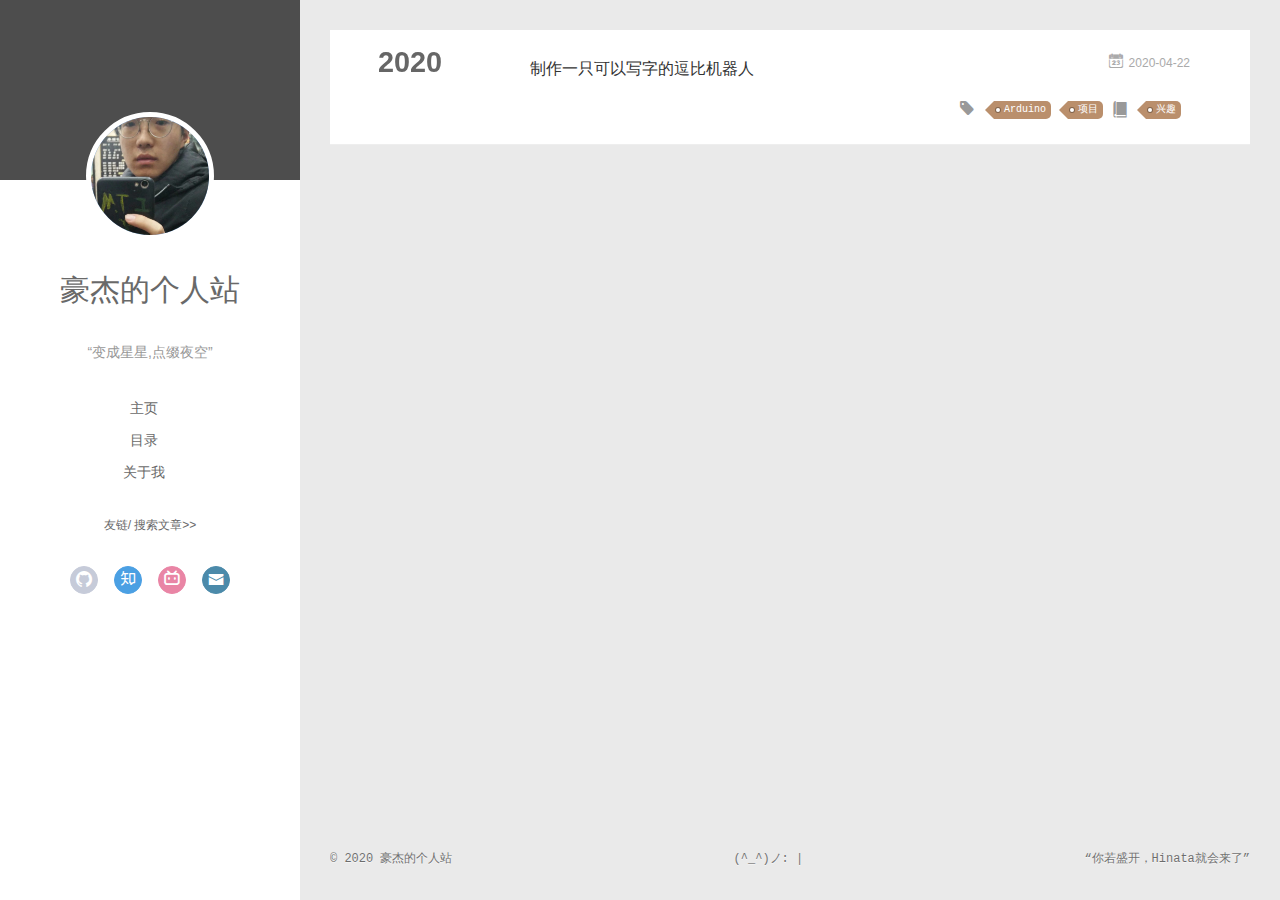
<file: archives/index.html>
<!DOCTYPE html>
<html>
<head>
  <meta charset="utf-8">
  
  <meta name="renderer" content="webkit">
  <meta http-equiv="X-UA-Compatible" content="IE=edge" >
  <link rel="dns-prefetch" href="http://haojee.github.io">
  <title>Archives | 豪杰的个人站</title>
  <meta name="viewport" content="width=device-width, initial-scale=1, maximum-scale=1">
  <meta name="description" content="不定期分享一些我的想法和成果">
<meta property="og:type" content="website">
<meta property="og:title" content="豪杰的个人站">
<meta property="og:url" content="http://haojee.github.io/archives/index.html">
<meta property="og:site_name" content="豪杰的个人站">
<meta property="og:description" content="不定期分享一些我的想法和成果">
<meta property="og:locale" content="zh_CH">
<meta property="article:author" content="豪杰的个人站">
<meta name="twitter:card" content="summary">
  
    <link rel="alternative" href="/atom.xml" title="豪杰的个人站" type="application/atom+xml">
  
  
    <link rel="icon" href="/favicon.png">
  
  <link rel="stylesheet" type="text/css" href="/./main.0cf68a.css">
  <style type="text/css">
  
    #container.show {
      background: linear-gradient(200deg,#a0cfe4,#e8c37e);
    }
  </style>
  

  

<meta name="generator" content="Hexo 4.2.0"></head>

<body>
  <div id="container" q-class="show:isCtnShow">
    <canvas id="anm-canvas" class="anm-canvas"></canvas>
    <div class="left-col" q-class="show:isShow">
      
<div class="overlay" style="background: #4d4d4d"></div>
<div class="intrude-less">
	<header id="header" class="inner">
		<a href="" class="profilepic">
			<img src="/assets/img/avatar.jpg" class="js-avatar">
		</a>
		<hgroup>
		  <h1 class="header-author"><a href="">豪杰的个人站</a></h1>
		</hgroup>
		
		<p class="header-subtitle">“变成星星,点缀夜空”</p>
		

		<nav class="header-menu">
			<ul>
			
				<li><a href="/">主页</a></li>
	        
				<li><a href="/archives">目录</a></li>
	        
				<li><a href="/about">关于我</a></li>
	        
			</ul>
		</nav>
		<nav class="header-smart-menu">
    		
    			
            
    			
    			<a q-on="click: openSlider(e, 'friends')" href="javascript:void(0)">友链</a>
    			
            
    			
    			<a q-on="click: openSlider(e, 'innerArchive')" href="javascript:void(0)">搜索文章&gt;&gt;</a>
    			
            
		</nav>
		<nav class="header-nav">
			<div class="social">
				
					<a class="github" target="_blank" href="https://github.com/HaoJee" title="github"><i class="icon-github"></i></a>
		        
					<a class="zhihu" target="_blank" href="https://www.zhihu.com/people/ji-hao-jie-22" title="zhihu"><i class="icon-zhihu"></i></a>
		        
					<a class="bilibili" target="_blank" href="https://space.bilibili.com/341173732" title="bilibili"><i class="icon-bilibili"></i></a>
		        
					<a class="mail" target="_blank" href="mailto:1016988751@qq.com" title="mail"><i class="icon-mail"></i></a>
		        
			</div>
		</nav>
	</header>		
</div>

    </div>
    <div class="mid-col" q-class="show:isShow,hide:isShow|isFalse">
      
<nav id="mobile-nav">
  	<div class="overlay js-overlay" style="background: #4d4d4d"></div>
	<div class="btnctn js-mobile-btnctn">
  		<div class="slider-trigger list" q-on="click: openSlider(e)"><i class="icon icon-sort"></i></div>
	</div>
	<div class="intrude-less">
		<header id="header" class="inner">
			<div class="profilepic">
				<img src="/assets/img/avatar.jpg" class="js-avatar">
			</div>
			<hgroup>
			  <h1 class="header-author js-header-author">豪杰的个人站</h1>
			</hgroup>
			
			<p class="header-subtitle"><i class="icon icon-quo-left"></i>“变成星星,点缀夜空”<i class="icon icon-quo-right"></i></p>
			
			
			
				
			
				
			
				
			
			
			
			<nav class="header-nav">
				<div class="social">
					
						<a class="github" target="_blank" href="https://github.com/HaoJee" title="github"><i class="icon-github"></i></a>
			        
						<a class="zhihu" target="_blank" href="https://www.zhihu.com/people/ji-hao-jie-22" title="zhihu"><i class="icon-zhihu"></i></a>
			        
						<a class="bilibili" target="_blank" href="https://space.bilibili.com/341173732" title="bilibili"><i class="icon-bilibili"></i></a>
			        
						<a class="mail" target="_blank" href="mailto:1016988751@qq.com" title="mail"><i class="icon-mail"></i></a>
			        
				</div>
			</nav>

			<nav class="header-menu js-header-menu">
				<ul style="width: 70%">
				
				
					<li style="width: 33.333333333333336%"><a href="/">主页</a></li>
		        
					<li style="width: 33.333333333333336%"><a href="/archives">目录</a></li>
		        
					<li style="width: 33.333333333333336%"><a href="/about">关于我</a></li>
		        
				</ul>
			</nav>
		</header>				
	</div>
	<div class="mobile-mask" style="display:none" q-show="isShow"></div>
</nav>

      <div id="wrapper" class="body-wrap">
        <div class="menu-l">
          <div class="canvas-wrap">
            <canvas data-colors="#eaeaea" data-sectionHeight="100" data-contentId="js-content" id="myCanvas1" class="anm-canvas"></canvas>
          </div>
          <div id="js-content" class="content-ll">
            
  
  
    
    
      
      
      <section class="archives-wrap">
        <div class="archive-year-wrap">
          <a href="/archives/2020" class="archive-year">2020</a>
        </div>
        <div class="archives">
    
    <article class="archive-article archive-type-post">
  <div class="archive-article-inner">
    <header class="archive-article-header">
      	<div class="article-meta">
	      	<a href="/42.html" class="archive-article-date">
  	<time datetime="2020-04-22T10:35:22.000Z" itemprop="datePublished"><i class="icon-calendar icon"></i>2020-04-22</time>
</a>
        </div>
    	 
  
    <h1 itemprop="name">
      <a class="archive-article-title" href="/42.html">制作一只可以写字的逗比机器人</a>
    </h1>
  

        <div class="article-info info-on-right">
          
	<div class="article-tag tagcloud">
		<i class="icon-price-tags icon"></i>
		<ul class="article-tag-list">
			 
        		<li class="article-tag-list-item">
        			<a href="javascript:void(0)" class="js-tag article-tag-list-link color3">Arduino</a>
        		</li>
      		 
        		<li class="article-tag-list-item">
        			<a href="javascript:void(0)" class="js-tag article-tag-list-link color3">项目</a>
        		</li>
      		
		</ul>
	</div>

          
	<div class="article-category tagcloud">
		<i class="icon-book icon"></i>
		<ul class="article-tag-list">
			 
        		<li class="article-tag-list-item">
        			<a href="/categories/兴趣//" class="article-tag-list-link color3">兴趣</a>
        		</li>
      		
		</ul>
	</div>


        </div>
        <div class="clearfix"></div>
    </header>
  </div>
</article>
  
  
    </div></section>
  

    


          </div>
        </div>
      </div>
      <footer id="footer">
  <div class="outer">
    <div id="footer-info">
    	<div class="footer-left">
    		&copy; 2020 豪杰的个人站
    	</div>
		
					<span id="busuanzi_container_site_pv">
						(^_^)ノ: <span id="busuanzi_value_site_pv"></span> |
					</span>
					<span id="busuanzi_container_site_uv">
						 <span id="busuanzi_value_site_uv"></span>
					</span>
		
      	<div class="footer-right">
			“你若盛开，Hinata就会来了”
      		<!--<a href="http://hexo.io/" target="_blank">Hexo</a>  Theme <a href="https://github.com/litten/hexo-theme-yilia" target="_blank">Yilia</a> by Litten
			-->
		</div>
    </div>
  </div>
</footer>
<script async src="//busuanzi.ibruce.info/busuanzi/2.3/busuanzi.pure.mini.js"></script>
    </div>
    <script>
	var yiliaConfig = {
		mathjax: false,
		isHome: false,
		isPost: false,
		isArchive: true,
		isTag: false,
		isCategory: false,
		open_in_new: false,
		toc_hide_index: true,
		root: "/",
		innerArchive: true,
		showTags: false
	}
</script>

<script>!function(t){function n(e){if(r[e])return r[e].exports;var i=r[e]={exports:{},id:e,loaded:!1};return t[e].call(i.exports,i,i.exports,n),i.loaded=!0,i.exports}var r={};n.m=t,n.c=r,n.p="./",n(0)}([function(t,n,r){r(195),t.exports=r(191)},function(t,n,r){var e=r(3),i=r(52),o=r(27),u=r(28),c=r(53),f="prototype",a=function(t,n,r){var s,l,h,v,p=t&a.F,d=t&a.G,y=t&a.S,g=t&a.P,b=t&a.B,m=d?e:y?e[n]||(e[n]={}):(e[n]||{})[f],x=d?i:i[n]||(i[n]={}),w=x[f]||(x[f]={});d&&(r=n);for(s in r)l=!p&&m&&void 0!==m[s],h=(l?m:r)[s],v=b&&l?c(h,e):g&&"function"==typeof h?c(Function.call,h):h,m&&u(m,s,h,t&a.U),x[s]!=h&&o(x,s,v),g&&w[s]!=h&&(w[s]=h)};e.core=i,a.F=1,a.G=2,a.S=4,a.P=8,a.B=16,a.W=32,a.U=64,a.R=128,t.exports=a},function(t,n,r){var e=r(6);t.exports=function(t){if(!e(t))throw TypeError(t+" is not an object!");return t}},function(t,n){var r=t.exports="undefined"!=typeof window&&window.Math==Math?window:"undefined"!=typeof self&&self.Math==Math?self:Function("return this")();"number"==typeof __g&&(__g=r)},function(t,n){t.exports=function(t){try{return!!t()}catch(t){return!0}}},function(t,n){var r=t.exports="undefined"!=typeof window&&window.Math==Math?window:"undefined"!=typeof self&&self.Math==Math?self:Function("return this")();"number"==typeof __g&&(__g=r)},function(t,n){t.exports=function(t){return"object"==typeof t?null!==t:"function"==typeof t}},function(t,n,r){var e=r(126)("wks"),i=r(76),o=r(3).Symbol,u="function"==typeof o;(t.exports=function(t){return e[t]||(e[t]=u&&o[t]||(u?o:i)("Symbol."+t))}).store=e},function(t,n){var r={}.hasOwnProperty;t.exports=function(t,n){return r.call(t,n)}},function(t,n,r){var e=r(94),i=r(33);t.exports=function(t){return e(i(t))}},function(t,n,r){t.exports=!r(4)(function(){return 7!=Object.defineProperty({},"a",{get:function(){return 7}}).a})},function(t,n,r){var e=r(2),i=r(167),o=r(50),u=Object.defineProperty;n.f=r(10)?Object.defineProperty:function(t,n,r){if(e(t),n=o(n,!0),e(r),i)try{return u(t,n,r)}catch(t){}if("get"in r||"set"in r)throw TypeError("Accessors not supported!");return"value"in r&&(t[n]=r.value),t}},function(t,n,r){t.exports=!r(18)(function(){return 7!=Object.defineProperty({},"a",{get:function(){return 7}}).a})},function(t,n,r){var e=r(14),i=r(22);t.exports=r(12)?function(t,n,r){return e.f(t,n,i(1,r))}:function(t,n,r){return t[n]=r,t}},function(t,n,r){var e=r(20),i=r(58),o=r(42),u=Object.defineProperty;n.f=r(12)?Object.defineProperty:function(t,n,r){if(e(t),n=o(n,!0),e(r),i)try{return u(t,n,r)}catch(t){}if("get"in r||"set"in r)throw TypeError("Accessors not supported!");return"value"in r&&(t[n]=r.value),t}},function(t,n,r){var e=r(40)("wks"),i=r(23),o=r(5).Symbol,u="function"==typeof o;(t.exports=function(t){return e[t]||(e[t]=u&&o[t]||(u?o:i)("Symbol."+t))}).store=e},function(t,n,r){var e=r(67),i=Math.min;t.exports=function(t){return t>0?i(e(t),9007199254740991):0}},function(t,n,r){var e=r(46);t.exports=function(t){return Object(e(t))}},function(t,n){t.exports=function(t){try{return!!t()}catch(t){return!0}}},function(t,n,r){var e=r(63),i=r(34);t.exports=Object.keys||function(t){return e(t,i)}},function(t,n,r){var e=r(21);t.exports=function(t){if(!e(t))throw TypeError(t+" is not an object!");return t}},function(t,n){t.exports=function(t){return"object"==typeof t?null!==t:"function"==typeof t}},function(t,n){t.exports=function(t,n){return{enumerable:!(1&t),configurable:!(2&t),writable:!(4&t),value:n}}},function(t,n){var r=0,e=Math.random();t.exports=function(t){return"Symbol(".concat(void 0===t?"":t,")_",(++r+e).toString(36))}},function(t,n){var r={}.hasOwnProperty;t.exports=function(t,n){return r.call(t,n)}},function(t,n){var r=t.exports={version:"2.4.0"};"number"==typeof __e&&(__e=r)},function(t,n){t.exports=function(t){if("function"!=typeof t)throw TypeError(t+" is not a function!");return t}},function(t,n,r){var e=r(11),i=r(66);t.exports=r(10)?function(t,n,r){return e.f(t,n,i(1,r))}:function(t,n,r){return t[n]=r,t}},function(t,n,r){var e=r(3),i=r(27),o=r(24),u=r(76)("src"),c="toString",f=Function[c],a=(""+f).split(c);r(52).inspectSource=function(t){return f.call(t)},(t.exports=function(t,n,r,c){var f="function"==typeof r;f&&(o(r,"name")||i(r,"name",n)),t[n]!==r&&(f&&(o(r,u)||i(r,u,t[n]?""+t[n]:a.join(String(n)))),t===e?t[n]=r:c?t[n]?t[n]=r:i(t,n,r):(delete t[n],i(t,n,r)))})(Function.prototype,c,function(){return"function"==typeof this&&this[u]||f.call(this)})},function(t,n,r){var e=r(1),i=r(4),o=r(46),u=function(t,n,r,e){var i=String(o(t)),u="<"+n;return""!==r&&(u+=" "+r+'="'+String(e).replace(/"/g,"&quot;")+'"'),u+">"+i+"</"+n+">"};t.exports=function(t,n){var r={};r[t]=n(u),e(e.P+e.F*i(function(){var n=""[t]('"');return n!==n.toLowerCase()||n.split('"').length>3}),"String",r)}},function(t,n,r){var e=r(115),i=r(46);t.exports=function(t){return e(i(t))}},function(t,n,r){var e=r(116),i=r(66),o=r(30),u=r(50),c=r(24),f=r(167),a=Object.getOwnPropertyDescriptor;n.f=r(10)?a:function(t,n){if(t=o(t),n=u(n,!0),f)try{return a(t,n)}catch(t){}if(c(t,n))return i(!e.f.call(t,n),t[n])}},function(t,n,r){var e=r(24),i=r(17),o=r(145)("IE_PROTO"),u=Object.prototype;t.exports=Object.getPrototypeOf||function(t){return t=i(t),e(t,o)?t[o]:"function"==typeof t.constructor&&t instanceof t.constructor?t.constructor.prototype:t instanceof Object?u:null}},function(t,n){t.exports=function(t){if(void 0==t)throw TypeError("Can't call method on  "+t);return t}},function(t,n){t.exports="constructor,hasOwnProperty,isPrototypeOf,propertyIsEnumerable,toLocaleString,toString,valueOf".split(",")},function(t,n){t.exports={}},function(t,n){t.exports=!0},function(t,n){n.f={}.propertyIsEnumerable},function(t,n,r){var e=r(14).f,i=r(8),o=r(15)("toStringTag");t.exports=function(t,n,r){t&&!i(t=r?t:t.prototype,o)&&e(t,o,{configurable:!0,value:n})}},function(t,n,r){var e=r(40)("keys"),i=r(23);t.exports=function(t){return e[t]||(e[t]=i(t))}},function(t,n,r){var e=r(5),i="__core-js_shared__",o=e[i]||(e[i]={});t.exports=function(t){return o[t]||(o[t]={})}},function(t,n){var r=Math.ceil,e=Math.floor;t.exports=function(t){return isNaN(t=+t)?0:(t>0?e:r)(t)}},function(t,n,r){var e=r(21);t.exports=function(t,n){if(!e(t))return t;var r,i;if(n&&"function"==typeof(r=t.toString)&&!e(i=r.call(t)))return i;if("function"==typeof(r=t.valueOf)&&!e(i=r.call(t)))return i;if(!n&&"function"==typeof(r=t.toString)&&!e(i=r.call(t)))return i;throw TypeError("Can't convert object to primitive value")}},function(t,n,r){var e=r(5),i=r(25),o=r(36),u=r(44),c=r(14).f;t.exports=function(t){var n=i.Symbol||(i.Symbol=o?{}:e.Symbol||{});"_"==t.charAt(0)||t in n||c(n,t,{value:u.f(t)})}},function(t,n,r){n.f=r(15)},function(t,n){var r={}.toString;t.exports=function(t){return r.call(t).slice(8,-1)}},function(t,n){t.exports=function(t){if(void 0==t)throw TypeError("Can't call method on  "+t);return t}},function(t,n,r){var e=r(4);t.exports=function(t,n){return!!t&&e(function(){n?t.call(null,function(){},1):t.call(null)})}},function(t,n,r){var e=r(53),i=r(115),o=r(17),u=r(16),c=r(203);t.exports=function(t,n){var r=1==t,f=2==t,a=3==t,s=4==t,l=6==t,h=5==t||l,v=n||c;return function(n,c,p){for(var d,y,g=o(n),b=i(g),m=e(c,p,3),x=u(b.length),w=0,S=r?v(n,x):f?v(n,0):void 0;x>w;w++)if((h||w in b)&&(d=b[w],y=m(d,w,g),t))if(r)S[w]=y;else if(y)switch(t){case 3:return!0;case 5:return d;case 6:return w;case 2:S.push(d)}else if(s)return!1;return l?-1:a||s?s:S}}},function(t,n,r){var e=r(1),i=r(52),o=r(4);t.exports=function(t,n){var r=(i.Object||{})[t]||Object[t],u={};u[t]=n(r),e(e.S+e.F*o(function(){r(1)}),"Object",u)}},function(t,n,r){var e=r(6);t.exports=function(t,n){if(!e(t))return t;var r,i;if(n&&"function"==typeof(r=t.toString)&&!e(i=r.call(t)))return i;if("function"==typeof(r=t.valueOf)&&!e(i=r.call(t)))return i;if(!n&&"function"==typeof(r=t.toString)&&!e(i=r.call(t)))return i;throw TypeError("Can't convert object to primitive value")}},function(t,n,r){var e=r(5),i=r(25),o=r(91),u=r(13),c="prototype",f=function(t,n,r){var a,s,l,h=t&f.F,v=t&f.G,p=t&f.S,d=t&f.P,y=t&f.B,g=t&f.W,b=v?i:i[n]||(i[n]={}),m=b[c],x=v?e:p?e[n]:(e[n]||{})[c];v&&(r=n);for(a in r)(s=!h&&x&&void 0!==x[a])&&a in b||(l=s?x[a]:r[a],b[a]=v&&"function"!=typeof x[a]?r[a]:y&&s?o(l,e):g&&x[a]==l?function(t){var n=function(n,r,e){if(this instanceof t){switch(arguments.length){case 0:return new t;case 1:return new t(n);case 2:return new t(n,r)}return new t(n,r,e)}return t.apply(this,arguments)};return n[c]=t[c],n}(l):d&&"function"==typeof l?o(Function.call,l):l,d&&((b.virtual||(b.virtual={}))[a]=l,t&f.R&&m&&!m[a]&&u(m,a,l)))};f.F=1,f.G=2,f.S=4,f.P=8,f.B=16,f.W=32,f.U=64,f.R=128,t.exports=f},function(t,n){var r=t.exports={version:"2.4.0"};"number"==typeof __e&&(__e=r)},function(t,n,r){var e=r(26);t.exports=function(t,n,r){if(e(t),void 0===n)return t;switch(r){case 1:return function(r){return t.call(n,r)};case 2:return function(r,e){return t.call(n,r,e)};case 3:return function(r,e,i){return t.call(n,r,e,i)}}return function(){return t.apply(n,arguments)}}},function(t,n,r){var e=r(183),i=r(1),o=r(126)("metadata"),u=o.store||(o.store=new(r(186))),c=function(t,n,r){var i=u.get(t);if(!i){if(!r)return;u.set(t,i=new e)}var o=i.get(n);if(!o){if(!r)return;i.set(n,o=new e)}return o},f=function(t,n,r){var e=c(n,r,!1);return void 0!==e&&e.has(t)},a=function(t,n,r){var e=c(n,r,!1);return void 0===e?void 0:e.get(t)},s=function(t,n,r,e){c(r,e,!0).set(t,n)},l=function(t,n){var r=c(t,n,!1),e=[];return r&&r.forEach(function(t,n){e.push(n)}),e},h=function(t){return void 0===t||"symbol"==typeof t?t:String(t)},v=function(t){i(i.S,"Reflect",t)};t.exports={store:u,map:c,has:f,get:a,set:s,keys:l,key:h,exp:v}},function(t,n,r){"use strict";if(r(10)){var e=r(69),i=r(3),o=r(4),u=r(1),c=r(127),f=r(152),a=r(53),s=r(68),l=r(66),h=r(27),v=r(73),p=r(67),d=r(16),y=r(75),g=r(50),b=r(24),m=r(180),x=r(114),w=r(6),S=r(17),_=r(137),O=r(70),E=r(32),P=r(71).f,j=r(154),F=r(76),M=r(7),A=r(48),N=r(117),T=r(146),I=r(155),k=r(80),L=r(123),R=r(74),C=r(130),D=r(160),U=r(11),W=r(31),G=U.f,B=W.f,V=i.RangeError,z=i.TypeError,q=i.Uint8Array,K="ArrayBuffer",J="Shared"+K,Y="BYTES_PER_ELEMENT",H="prototype",$=Array[H],X=f.ArrayBuffer,Q=f.DataView,Z=A(0),tt=A(2),nt=A(3),rt=A(4),et=A(5),it=A(6),ot=N(!0),ut=N(!1),ct=I.values,ft=I.keys,at=I.entries,st=$.lastIndexOf,lt=$.reduce,ht=$.reduceRight,vt=$.join,pt=$.sort,dt=$.slice,yt=$.toString,gt=$.toLocaleString,bt=M("iterator"),mt=M("toStringTag"),xt=F("typed_constructor"),wt=F("def_constructor"),St=c.CONSTR,_t=c.TYPED,Ot=c.VIEW,Et="Wrong length!",Pt=A(1,function(t,n){return Tt(T(t,t[wt]),n)}),jt=o(function(){return 1===new q(new Uint16Array([1]).buffer)[0]}),Ft=!!q&&!!q[H].set&&o(function(){new q(1).set({})}),Mt=function(t,n){if(void 0===t)throw z(Et);var r=+t,e=d(t);if(n&&!m(r,e))throw V(Et);return e},At=function(t,n){var r=p(t);if(r<0||r%n)throw V("Wrong offset!");return r},Nt=function(t){if(w(t)&&_t in t)return t;throw z(t+" is not a typed array!")},Tt=function(t,n){if(!(w(t)&&xt in t))throw z("It is not a typed array constructor!");return new t(n)},It=function(t,n){return kt(T(t,t[wt]),n)},kt=function(t,n){for(var r=0,e=n.length,i=Tt(t,e);e>r;)i[r]=n[r++];return i},Lt=function(t,n,r){G(t,n,{get:function(){return this._d[r]}})},Rt=function(t){var n,r,e,i,o,u,c=S(t),f=arguments.length,s=f>1?arguments[1]:void 0,l=void 0!==s,h=j(c);if(void 0!=h&&!_(h)){for(u=h.call(c),e=[],n=0;!(o=u.next()).done;n++)e.push(o.value);c=e}for(l&&f>2&&(s=a(s,arguments[2],2)),n=0,r=d(c.length),i=Tt(this,r);r>n;n++)i[n]=l?s(c[n],n):c[n];return i},Ct=function(){for(var t=0,n=arguments.length,r=Tt(this,n);n>t;)r[t]=arguments[t++];return r},Dt=!!q&&o(function(){gt.call(new q(1))}),Ut=function(){return gt.apply(Dt?dt.call(Nt(this)):Nt(this),arguments)},Wt={copyWithin:function(t,n){return D.call(Nt(this),t,n,arguments.length>2?arguments[2]:void 0)},every:function(t){return rt(Nt(this),t,arguments.length>1?arguments[1]:void 0)},fill:function(t){return C.apply(Nt(this),arguments)},filter:function(t){return It(this,tt(Nt(this),t,arguments.length>1?arguments[1]:void 0))},find:function(t){return et(Nt(this),t,arguments.length>1?arguments[1]:void 0)},findIndex:function(t){return it(Nt(this),t,arguments.length>1?arguments[1]:void 0)},forEach:function(t){Z(Nt(this),t,arguments.length>1?arguments[1]:void 0)},indexOf:function(t){return ut(Nt(this),t,arguments.length>1?arguments[1]:void 0)},includes:function(t){return ot(Nt(this),t,arguments.length>1?arguments[1]:void 0)},join:function(t){return vt.apply(Nt(this),arguments)},lastIndexOf:function(t){return st.apply(Nt(this),arguments)},map:function(t){return Pt(Nt(this),t,arguments.length>1?arguments[1]:void 0)},reduce:function(t){return lt.apply(Nt(this),arguments)},reduceRight:function(t){return ht.apply(Nt(this),arguments)},reverse:function(){for(var t,n=this,r=Nt(n).length,e=Math.floor(r/2),i=0;i<e;)t=n[i],n[i++]=n[--r],n[r]=t;return n},some:function(t){return nt(Nt(this),t,arguments.length>1?arguments[1]:void 0)},sort:function(t){return pt.call(Nt(this),t)},subarray:function(t,n){var r=Nt(this),e=r.length,i=y(t,e);return new(T(r,r[wt]))(r.buffer,r.byteOffset+i*r.BYTES_PER_ELEMENT,d((void 0===n?e:y(n,e))-i))}},Gt=function(t,n){return It(this,dt.call(Nt(this),t,n))},Bt=function(t){Nt(this);var n=At(arguments[1],1),r=this.length,e=S(t),i=d(e.length),o=0;if(i+n>r)throw V(Et);for(;o<i;)this[n+o]=e[o++]},Vt={entries:function(){return at.call(Nt(this))},keys:function(){return ft.call(Nt(this))},values:function(){return ct.call(Nt(this))}},zt=function(t,n){return w(t)&&t[_t]&&"symbol"!=typeof n&&n in t&&String(+n)==String(n)},qt=function(t,n){return zt(t,n=g(n,!0))?l(2,t[n]):B(t,n)},Kt=function(t,n,r){return!(zt(t,n=g(n,!0))&&w(r)&&b(r,"value"))||b(r,"get")||b(r,"set")||r.configurable||b(r,"writable")&&!r.writable||b(r,"enumerable")&&!r.enumerable?G(t,n,r):(t[n]=r.value,t)};St||(W.f=qt,U.f=Kt),u(u.S+u.F*!St,"Object",{getOwnPropertyDescriptor:qt,defineProperty:Kt}),o(function(){yt.call({})})&&(yt=gt=function(){return vt.call(this)});var Jt=v({},Wt);v(Jt,Vt),h(Jt,bt,Vt.values),v(Jt,{slice:Gt,set:Bt,constructor:function(){},toString:yt,toLocaleString:Ut}),Lt(Jt,"buffer","b"),Lt(Jt,"byteOffset","o"),Lt(Jt,"byteLength","l"),Lt(Jt,"length","e"),G(Jt,mt,{get:function(){return this[_t]}}),t.exports=function(t,n,r,f){f=!!f;var a=t+(f?"Clamped":"")+"Array",l="Uint8Array"!=a,v="get"+t,p="set"+t,y=i[a],g=y||{},b=y&&E(y),m=!y||!c.ABV,S={},_=y&&y[H],j=function(t,r){var e=t._d;return e.v[v](r*n+e.o,jt)},F=function(t,r,e){var i=t._d;f&&(e=(e=Math.round(e))<0?0:e>255?255:255&e),i.v[p](r*n+i.o,e,jt)},M=function(t,n){G(t,n,{get:function(){return j(this,n)},set:function(t){return F(this,n,t)},enumerable:!0})};m?(y=r(function(t,r,e,i){s(t,y,a,"_d");var o,u,c,f,l=0,v=0;if(w(r)){if(!(r instanceof X||(f=x(r))==K||f==J))return _t in r?kt(y,r):Rt.call(y,r);o=r,v=At(e,n);var p=r.byteLength;if(void 0===i){if(p%n)throw V(Et);if((u=p-v)<0)throw V(Et)}else if((u=d(i)*n)+v>p)throw V(Et);c=u/n}else c=Mt(r,!0),u=c*n,o=new X(u);for(h(t,"_d",{b:o,o:v,l:u,e:c,v:new Q(o)});l<c;)M(t,l++)}),_=y[H]=O(Jt),h(_,"constructor",y)):L(function(t){new y(null),new y(t)},!0)||(y=r(function(t,r,e,i){s(t,y,a);var o;return w(r)?r instanceof X||(o=x(r))==K||o==J?void 0!==i?new g(r,At(e,n),i):void 0!==e?new g(r,At(e,n)):new g(r):_t in r?kt(y,r):Rt.call(y,r):new g(Mt(r,l))}),Z(b!==Function.prototype?P(g).concat(P(b)):P(g),function(t){t in y||h(y,t,g[t])}),y[H]=_,e||(_.constructor=y));var A=_[bt],N=!!A&&("values"==A.name||void 0==A.name),T=Vt.values;h(y,xt,!0),h(_,_t,a),h(_,Ot,!0),h(_,wt,y),(f?new y(1)[mt]==a:mt in _)||G(_,mt,{get:function(){return a}}),S[a]=y,u(u.G+u.W+u.F*(y!=g),S),u(u.S,a,{BYTES_PER_ELEMENT:n,from:Rt,of:Ct}),Y in _||h(_,Y,n),u(u.P,a,Wt),R(a),u(u.P+u.F*Ft,a,{set:Bt}),u(u.P+u.F*!N,a,Vt),u(u.P+u.F*(_.toString!=yt),a,{toString:yt}),u(u.P+u.F*o(function(){new y(1).slice()}),a,{slice:Gt}),u(u.P+u.F*(o(function(){return[1,2].toLocaleString()!=new y([1,2]).toLocaleString()})||!o(function(){_.toLocaleString.call([1,2])})),a,{toLocaleString:Ut}),k[a]=N?A:T,e||N||h(_,bt,T)}}else t.exports=function(){}},function(t,n){var r={}.toString;t.exports=function(t){return r.call(t).slice(8,-1)}},function(t,n,r){var e=r(21),i=r(5).document,o=e(i)&&e(i.createElement);t.exports=function(t){return o?i.createElement(t):{}}},function(t,n,r){t.exports=!r(12)&&!r(18)(function(){return 7!=Object.defineProperty(r(57)("div"),"a",{get:function(){return 7}}).a})},function(t,n,r){"use strict";var e=r(36),i=r(51),o=r(64),u=r(13),c=r(8),f=r(35),a=r(96),s=r(38),l=r(103),h=r(15)("iterator"),v=!([].keys&&"next"in[].keys()),p="keys",d="values",y=function(){return this};t.exports=function(t,n,r,g,b,m,x){a(r,n,g);var w,S,_,O=function(t){if(!v&&t in F)return F[t];switch(t){case p:case d:return function(){return new r(this,t)}}return function(){return new r(this,t)}},E=n+" Iterator",P=b==d,j=!1,F=t.prototype,M=F[h]||F["@@iterator"]||b&&F[b],A=M||O(b),N=b?P?O("entries"):A:void 0,T="Array"==n?F.entries||M:M;if(T&&(_=l(T.call(new t)))!==Object.prototype&&(s(_,E,!0),e||c(_,h)||u(_,h,y)),P&&M&&M.name!==d&&(j=!0,A=function(){return M.call(this)}),e&&!x||!v&&!j&&F[h]||u(F,h,A),f[n]=A,f[E]=y,b)if(w={values:P?A:O(d),keys:m?A:O(p),entries:N},x)for(S in w)S in F||o(F,S,w[S]);else i(i.P+i.F*(v||j),n,w);return w}},function(t,n,r){var e=r(20),i=r(100),o=r(34),u=r(39)("IE_PROTO"),c=function(){},f="prototype",a=function(){var t,n=r(57)("iframe"),e=o.length;for(n.style.display="none",r(93).appendChild(n),n.src="javascript:",t=n.contentWindow.document,t.open(),t.write("<script>document.F=Object<\/script>"),t.close(),a=t.F;e--;)delete a[f][o[e]];return a()};t.exports=Object.create||function(t,n){var r;return null!==t?(c[f]=e(t),r=new c,c[f]=null,r[u]=t):r=a(),void 0===n?r:i(r,n)}},function(t,n,r){var e=r(63),i=r(34).concat("length","prototype");n.f=Object.getOwnPropertyNames||function(t){return e(t,i)}},function(t,n){n.f=Object.getOwnPropertySymbols},function(t,n,r){var e=r(8),i=r(9),o=r(90)(!1),u=r(39)("IE_PROTO");t.exports=function(t,n){var r,c=i(t),f=0,a=[];for(r in c)r!=u&&e(c,r)&&a.push(r);for(;n.length>f;)e(c,r=n[f++])&&(~o(a,r)||a.push(r));return a}},function(t,n,r){t.exports=r(13)},function(t,n,r){var e=r(76)("meta"),i=r(6),o=r(24),u=r(11).f,c=0,f=Object.isExtensible||function(){return!0},a=!r(4)(function(){return f(Object.preventExtensions({}))}),s=function(t){u(t,e,{value:{i:"O"+ ++c,w:{}}})},l=function(t,n){if(!i(t))return"symbol"==typeof t?t:("string"==typeof t?"S":"P")+t;if(!o(t,e)){if(!f(t))return"F";if(!n)return"E";s(t)}return t[e].i},h=function(t,n){if(!o(t,e)){if(!f(t))return!0;if(!n)return!1;s(t)}return t[e].w},v=function(t){return a&&p.NEED&&f(t)&&!o(t,e)&&s(t),t},p=t.exports={KEY:e,NEED:!1,fastKey:l,getWeak:h,onFreeze:v}},function(t,n){t.exports=function(t,n){return{enumerable:!(1&t),configurable:!(2&t),writable:!(4&t),value:n}}},function(t,n){var r=Math.ceil,e=Math.floor;t.exports=function(t){return isNaN(t=+t)?0:(t>0?e:r)(t)}},function(t,n){t.exports=function(t,n,r,e){if(!(t instanceof n)||void 0!==e&&e in t)throw TypeError(r+": incorrect invocation!");return t}},function(t,n){t.exports=!1},function(t,n,r){var e=r(2),i=r(173),o=r(133),u=r(145)("IE_PROTO"),c=function(){},f="prototype",a=function(){var t,n=r(132)("iframe"),e=o.length;for(n.style.display="none",r(135).appendChild(n),n.src="javascript:",t=n.contentWindow.document,t.open(),t.write("<script>document.F=Object<\/script>"),t.close(),a=t.F;e--;)delete a[f][o[e]];return a()};t.exports=Object.create||function(t,n){var r;return null!==t?(c[f]=e(t),r=new c,c[f]=null,r[u]=t):r=a(),void 0===n?r:i(r,n)}},function(t,n,r){var e=r(175),i=r(133).concat("length","prototype");n.f=Object.getOwnPropertyNames||function(t){return e(t,i)}},function(t,n,r){var e=r(175),i=r(133);t.exports=Object.keys||function(t){return e(t,i)}},function(t,n,r){var e=r(28);t.exports=function(t,n,r){for(var i in n)e(t,i,n[i],r);return t}},function(t,n,r){"use strict";var e=r(3),i=r(11),o=r(10),u=r(7)("species");t.exports=function(t){var n=e[t];o&&n&&!n[u]&&i.f(n,u,{configurable:!0,get:function(){return this}})}},function(t,n,r){var e=r(67),i=Math.max,o=Math.min;t.exports=function(t,n){return t=e(t),t<0?i(t+n,0):o(t,n)}},function(t,n){var r=0,e=Math.random();t.exports=function(t){return"Symbol(".concat(void 0===t?"":t,")_",(++r+e).toString(36))}},function(t,n,r){var e=r(33);t.exports=function(t){return Object(e(t))}},function(t,n,r){var e=r(7)("unscopables"),i=Array.prototype;void 0==i[e]&&r(27)(i,e,{}),t.exports=function(t){i[e][t]=!0}},function(t,n,r){var e=r(53),i=r(169),o=r(137),u=r(2),c=r(16),f=r(154),a={},s={},n=t.exports=function(t,n,r,l,h){var v,p,d,y,g=h?function(){return t}:f(t),b=e(r,l,n?2:1),m=0;if("function"!=typeof g)throw TypeError(t+" is not iterable!");if(o(g)){for(v=c(t.length);v>m;m++)if((y=n?b(u(p=t[m])[0],p[1]):b(t[m]))===a||y===s)return y}else for(d=g.call(t);!(p=d.next()).done;)if((y=i(d,b,p.value,n))===a||y===s)return y};n.BREAK=a,n.RETURN=s},function(t,n){t.exports={}},function(t,n,r){var e=r(11).f,i=r(24),o=r(7)("toStringTag");t.exports=function(t,n,r){t&&!i(t=r?t:t.prototype,o)&&e(t,o,{configurable:!0,value:n})}},function(t,n,r){var e=r(1),i=r(46),o=r(4),u=r(150),c="["+u+"]",f="​",a=RegExp("^"+c+c+"*"),s=RegExp(c+c+"*$"),l=function(t,n,r){var i={},c=o(function(){return!!u[t]()||f[t]()!=f}),a=i[t]=c?n(h):u[t];r&&(i[r]=a),e(e.P+e.F*c,"String",i)},h=l.trim=function(t,n){return t=String(i(t)),1&n&&(t=t.replace(a,"")),2&n&&(t=t.replace(s,"")),t};t.exports=l},function(t,n,r){t.exports={default:r(86),__esModule:!0}},function(t,n,r){t.exports={default:r(87),__esModule:!0}},function(t,n,r){"use strict";function e(t){return t&&t.__esModule?t:{default:t}}n.__esModule=!0;var i=r(84),o=e(i),u=r(83),c=e(u),f="function"==typeof c.default&&"symbol"==typeof o.default?function(t){return typeof t}:function(t){return t&&"function"==typeof c.default&&t.constructor===c.default&&t!==c.default.prototype?"symbol":typeof t};n.default="function"==typeof c.default&&"symbol"===f(o.default)?function(t){return void 0===t?"undefined":f(t)}:function(t){return t&&"function"==typeof c.default&&t.constructor===c.default&&t!==c.default.prototype?"symbol":void 0===t?"undefined":f(t)}},function(t,n,r){r(110),r(108),r(111),r(112),t.exports=r(25).Symbol},function(t,n,r){r(109),r(113),t.exports=r(44).f("iterator")},function(t,n){t.exports=function(t){if("function"!=typeof t)throw TypeError(t+" is not a function!");return t}},function(t,n){t.exports=function(){}},function(t,n,r){var e=r(9),i=r(106),o=r(105);t.exports=function(t){return function(n,r,u){var c,f=e(n),a=i(f.length),s=o(u,a);if(t&&r!=r){for(;a>s;)if((c=f[s++])!=c)return!0}else for(;a>s;s++)if((t||s in f)&&f[s]===r)return t||s||0;return!t&&-1}}},function(t,n,r){var e=r(88);t.exports=function(t,n,r){if(e(t),void 0===n)return t;switch(r){case 1:return function(r){return t.call(n,r)};case 2:return function(r,e){return t.call(n,r,e)};case 3:return function(r,e,i){return t.call(n,r,e,i)}}return function(){return t.apply(n,arguments)}}},function(t,n,r){var e=r(19),i=r(62),o=r(37);t.exports=function(t){var n=e(t),r=i.f;if(r)for(var u,c=r(t),f=o.f,a=0;c.length>a;)f.call(t,u=c[a++])&&n.push(u);return n}},function(t,n,r){t.exports=r(5).document&&document.documentElement},function(t,n,r){var e=r(56);t.exports=Object("z").propertyIsEnumerable(0)?Object:function(t){return"String"==e(t)?t.split(""):Object(t)}},function(t,n,r){var e=r(56);t.exports=Array.isArray||function(t){return"Array"==e(t)}},function(t,n,r){"use strict";var e=r(60),i=r(22),o=r(38),u={};r(13)(u,r(15)("iterator"),function(){return this}),t.exports=function(t,n,r){t.prototype=e(u,{next:i(1,r)}),o(t,n+" Iterator")}},function(t,n){t.exports=function(t,n){return{value:n,done:!!t}}},function(t,n,r){var e=r(19),i=r(9);t.exports=function(t,n){for(var r,o=i(t),u=e(o),c=u.length,f=0;c>f;)if(o[r=u[f++]]===n)return r}},function(t,n,r){var e=r(23)("meta"),i=r(21),o=r(8),u=r(14).f,c=0,f=Object.isExtensible||function(){return!0},a=!r(18)(function(){return f(Object.preventExtensions({}))}),s=function(t){u(t,e,{value:{i:"O"+ ++c,w:{}}})},l=function(t,n){if(!i(t))return"symbol"==typeof t?t:("string"==typeof t?"S":"P")+t;if(!o(t,e)){if(!f(t))return"F";if(!n)return"E";s(t)}return t[e].i},h=function(t,n){if(!o(t,e)){if(!f(t))return!0;if(!n)return!1;s(t)}return t[e].w},v=function(t){return a&&p.NEED&&f(t)&&!o(t,e)&&s(t),t},p=t.exports={KEY:e,NEED:!1,fastKey:l,getWeak:h,onFreeze:v}},function(t,n,r){var e=r(14),i=r(20),o=r(19);t.exports=r(12)?Object.defineProperties:function(t,n){i(t);for(var r,u=o(n),c=u.length,f=0;c>f;)e.f(t,r=u[f++],n[r]);return t}},function(t,n,r){var e=r(37),i=r(22),o=r(9),u=r(42),c=r(8),f=r(58),a=Object.getOwnPropertyDescriptor;n.f=r(12)?a:function(t,n){if(t=o(t),n=u(n,!0),f)try{return a(t,n)}catch(t){}if(c(t,n))return i(!e.f.call(t,n),t[n])}},function(t,n,r){var e=r(9),i=r(61).f,o={}.toString,u="object"==typeof window&&window&&Object.getOwnPropertyNames?Object.getOwnPropertyNames(window):[],c=function(t){try{return i(t)}catch(t){return u.slice()}};t.exports.f=function(t){return u&&"[object Window]"==o.call(t)?c(t):i(e(t))}},function(t,n,r){var e=r(8),i=r(77),o=r(39)("IE_PROTO"),u=Object.prototype;t.exports=Object.getPrototypeOf||function(t){return t=i(t),e(t,o)?t[o]:"function"==typeof t.constructor&&t instanceof t.constructor?t.constructor.prototype:t instanceof Object?u:null}},function(t,n,r){var e=r(41),i=r(33);t.exports=function(t){return function(n,r){var o,u,c=String(i(n)),f=e(r),a=c.length;return f<0||f>=a?t?"":void 0:(o=c.charCodeAt(f),o<55296||o>56319||f+1===a||(u=c.charCodeAt(f+1))<56320||u>57343?t?c.charAt(f):o:t?c.slice(f,f+2):u-56320+(o-55296<<10)+65536)}}},function(t,n,r){var e=r(41),i=Math.max,o=Math.min;t.exports=function(t,n){return t=e(t),t<0?i(t+n,0):o(t,n)}},function(t,n,r){var e=r(41),i=Math.min;t.exports=function(t){return t>0?i(e(t),9007199254740991):0}},function(t,n,r){"use strict";var e=r(89),i=r(97),o=r(35),u=r(9);t.exports=r(59)(Array,"Array",function(t,n){this._t=u(t),this._i=0,this._k=n},function(){var t=this._t,n=this._k,r=this._i++;return!t||r>=t.length?(this._t=void 0,i(1)):"keys"==n?i(0,r):"values"==n?i(0,t[r]):i(0,[r,t[r]])},"values"),o.Arguments=o.Array,e("keys"),e("values"),e("entries")},function(t,n){},function(t,n,r){"use strict";var e=r(104)(!0);r(59)(String,"String",function(t){this._t=String(t),this._i=0},function(){var t,n=this._t,r=this._i;return r>=n.length?{value:void 0,done:!0}:(t=e(n,r),this._i+=t.length,{value:t,done:!1})})},function(t,n,r){"use strict";var e=r(5),i=r(8),o=r(12),u=r(51),c=r(64),f=r(99).KEY,a=r(18),s=r(40),l=r(38),h=r(23),v=r(15),p=r(44),d=r(43),y=r(98),g=r(92),b=r(95),m=r(20),x=r(9),w=r(42),S=r(22),_=r(60),O=r(102),E=r(101),P=r(14),j=r(19),F=E.f,M=P.f,A=O.f,N=e.Symbol,T=e.JSON,I=T&&T.stringify,k="prototype",L=v("_hidden"),R=v("toPrimitive"),C={}.propertyIsEnumerable,D=s("symbol-registry"),U=s("symbols"),W=s("op-symbols"),G=Object[k],B="function"==typeof N,V=e.QObject,z=!V||!V[k]||!V[k].findChild,q=o&&a(function(){return 7!=_(M({},"a",{get:function(){return M(this,"a",{value:7}).a}})).a})?function(t,n,r){var e=F(G,n);e&&delete G[n],M(t,n,r),e&&t!==G&&M(G,n,e)}:M,K=function(t){var n=U[t]=_(N[k]);return n._k=t,n},J=B&&"symbol"==typeof N.iterator?function(t){return"symbol"==typeof t}:function(t){return t instanceof N},Y=function(t,n,r){return t===G&&Y(W,n,r),m(t),n=w(n,!0),m(r),i(U,n)?(r.enumerable?(i(t,L)&&t[L][n]&&(t[L][n]=!1),r=_(r,{enumerable:S(0,!1)})):(i(t,L)||M(t,L,S(1,{})),t[L][n]=!0),q(t,n,r)):M(t,n,r)},H=function(t,n){m(t);for(var r,e=g(n=x(n)),i=0,o=e.length;o>i;)Y(t,r=e[i++],n[r]);return t},$=function(t,n){return void 0===n?_(t):H(_(t),n)},X=function(t){var n=C.call(this,t=w(t,!0));return!(this===G&&i(U,t)&&!i(W,t))&&(!(n||!i(this,t)||!i(U,t)||i(this,L)&&this[L][t])||n)},Q=function(t,n){if(t=x(t),n=w(n,!0),t!==G||!i(U,n)||i(W,n)){var r=F(t,n);return!r||!i(U,n)||i(t,L)&&t[L][n]||(r.enumerable=!0),r}},Z=function(t){for(var n,r=A(x(t)),e=[],o=0;r.length>o;)i(U,n=r[o++])||n==L||n==f||e.push(n);return e},tt=function(t){for(var n,r=t===G,e=A(r?W:x(t)),o=[],u=0;e.length>u;)!i(U,n=e[u++])||r&&!i(G,n)||o.push(U[n]);return o};B||(N=function(){if(this instanceof N)throw TypeError("Symbol is not a constructor!");var t=h(arguments.length>0?arguments[0]:void 0),n=function(r){this===G&&n.call(W,r),i(this,L)&&i(this[L],t)&&(this[L][t]=!1),q(this,t,S(1,r))};return o&&z&&q(G,t,{configurable:!0,set:n}),K(t)},c(N[k],"toString",function(){return this._k}),E.f=Q,P.f=Y,r(61).f=O.f=Z,r(37).f=X,r(62).f=tt,o&&!r(36)&&c(G,"propertyIsEnumerable",X,!0),p.f=function(t){return K(v(t))}),u(u.G+u.W+u.F*!B,{Symbol:N});for(var nt="hasInstance,isConcatSpreadable,iterator,match,replace,search,species,split,toPrimitive,toStringTag,unscopables".split(","),rt=0;nt.length>rt;)v(nt[rt++]);for(var nt=j(v.store),rt=0;nt.length>rt;)d(nt[rt++]);u(u.S+u.F*!B,"Symbol",{for:function(t){return i(D,t+="")?D[t]:D[t]=N(t)},keyFor:function(t){if(J(t))return y(D,t);throw TypeError(t+" is not a symbol!")},useSetter:function(){z=!0},useSimple:function(){z=!1}}),u(u.S+u.F*!B,"Object",{create:$,defineProperty:Y,defineProperties:H,getOwnPropertyDescriptor:Q,getOwnPropertyNames:Z,getOwnPropertySymbols:tt}),T&&u(u.S+u.F*(!B||a(function(){var t=N();return"[null]"!=I([t])||"{}"!=I({a:t})||"{}"!=I(Object(t))})),"JSON",{stringify:function(t){if(void 0!==t&&!J(t)){for(var n,r,e=[t],i=1;arguments.length>i;)e.push(arguments[i++]);return n=e[1],"function"==typeof n&&(r=n),!r&&b(n)||(n=function(t,n){if(r&&(n=r.call(this,t,n)),!J(n))return n}),e[1]=n,I.apply(T,e)}}}),N[k][R]||r(13)(N[k],R,N[k].valueOf),l(N,"Symbol"),l(Math,"Math",!0),l(e.JSON,"JSON",!0)},function(t,n,r){r(43)("asyncIterator")},function(t,n,r){r(43)("observable")},function(t,n,r){r(107);for(var e=r(5),i=r(13),o=r(35),u=r(15)("toStringTag"),c=["NodeList","DOMTokenList","MediaList","StyleSheetList","CSSRuleList"],f=0;f<5;f++){var a=c[f],s=e[a],l=s&&s.prototype;l&&!l[u]&&i(l,u,a),o[a]=o.Array}},function(t,n,r){var e=r(45),i=r(7)("toStringTag"),o="Arguments"==e(function(){return arguments}()),u=function(t,n){try{return t[n]}catch(t){}};t.exports=function(t){var n,r,c;return void 0===t?"Undefined":null===t?"Null":"string"==typeof(r=u(n=Object(t),i))?r:o?e(n):"Object"==(c=e(n))&&"function"==typeof n.callee?"Arguments":c}},function(t,n,r){var e=r(45);t.exports=Object("z").propertyIsEnumerable(0)?Object:function(t){return"String"==e(t)?t.split(""):Object(t)}},function(t,n){n.f={}.propertyIsEnumerable},function(t,n,r){var e=r(30),i=r(16),o=r(75);t.exports=function(t){return function(n,r,u){var c,f=e(n),a=i(f.length),s=o(u,a);if(t&&r!=r){for(;a>s;)if((c=f[s++])!=c)return!0}else for(;a>s;s++)if((t||s in f)&&f[s]===r)return t||s||0;return!t&&-1}}},function(t,n,r){"use strict";var e=r(3),i=r(1),o=r(28),u=r(73),c=r(65),f=r(79),a=r(68),s=r(6),l=r(4),h=r(123),v=r(81),p=r(136);t.exports=function(t,n,r,d,y,g){var b=e[t],m=b,x=y?"set":"add",w=m&&m.prototype,S={},_=function(t){var n=w[t];o(w,t,"delete"==t?function(t){return!(g&&!s(t))&&n.call(this,0===t?0:t)}:"has"==t?function(t){return!(g&&!s(t))&&n.call(this,0===t?0:t)}:"get"==t?function(t){return g&&!s(t)?void 0:n.call(this,0===t?0:t)}:"add"==t?function(t){return n.call(this,0===t?0:t),this}:function(t,r){return n.call(this,0===t?0:t,r),this})};if("function"==typeof m&&(g||w.forEach&&!l(function(){(new m).entries().next()}))){var O=new m,E=O[x](g?{}:-0,1)!=O,P=l(function(){O.has(1)}),j=h(function(t){new m(t)}),F=!g&&l(function(){for(var t=new m,n=5;n--;)t[x](n,n);return!t.has(-0)});j||(m=n(function(n,r){a(n,m,t);var e=p(new b,n,m);return void 0!=r&&f(r,y,e[x],e),e}),m.prototype=w,w.constructor=m),(P||F)&&(_("delete"),_("has"),y&&_("get")),(F||E)&&_(x),g&&w.clear&&delete w.clear}else m=d.getConstructor(n,t,y,x),u(m.prototype,r),c.NEED=!0;return v(m,t),S[t]=m,i(i.G+i.W+i.F*(m!=b),S),g||d.setStrong(m,t,y),m}},function(t,n,r){"use strict";var e=r(27),i=r(28),o=r(4),u=r(46),c=r(7);t.exports=function(t,n,r){var f=c(t),a=r(u,f,""[t]),s=a[0],l=a[1];o(function(){var n={};return n[f]=function(){return 7},7!=""[t](n)})&&(i(String.prototype,t,s),e(RegExp.prototype,f,2==n?function(t,n){return l.call(t,this,n)}:function(t){return l.call(t,this)}))}
},function(t,n,r){"use strict";var e=r(2);t.exports=function(){var t=e(this),n="";return t.global&&(n+="g"),t.ignoreCase&&(n+="i"),t.multiline&&(n+="m"),t.unicode&&(n+="u"),t.sticky&&(n+="y"),n}},function(t,n){t.exports=function(t,n,r){var e=void 0===r;switch(n.length){case 0:return e?t():t.call(r);case 1:return e?t(n[0]):t.call(r,n[0]);case 2:return e?t(n[0],n[1]):t.call(r,n[0],n[1]);case 3:return e?t(n[0],n[1],n[2]):t.call(r,n[0],n[1],n[2]);case 4:return e?t(n[0],n[1],n[2],n[3]):t.call(r,n[0],n[1],n[2],n[3])}return t.apply(r,n)}},function(t,n,r){var e=r(6),i=r(45),o=r(7)("match");t.exports=function(t){var n;return e(t)&&(void 0!==(n=t[o])?!!n:"RegExp"==i(t))}},function(t,n,r){var e=r(7)("iterator"),i=!1;try{var o=[7][e]();o.return=function(){i=!0},Array.from(o,function(){throw 2})}catch(t){}t.exports=function(t,n){if(!n&&!i)return!1;var r=!1;try{var o=[7],u=o[e]();u.next=function(){return{done:r=!0}},o[e]=function(){return u},t(o)}catch(t){}return r}},function(t,n,r){t.exports=r(69)||!r(4)(function(){var t=Math.random();__defineSetter__.call(null,t,function(){}),delete r(3)[t]})},function(t,n){n.f=Object.getOwnPropertySymbols},function(t,n,r){var e=r(3),i="__core-js_shared__",o=e[i]||(e[i]={});t.exports=function(t){return o[t]||(o[t]={})}},function(t,n,r){for(var e,i=r(3),o=r(27),u=r(76),c=u("typed_array"),f=u("view"),a=!(!i.ArrayBuffer||!i.DataView),s=a,l=0,h="Int8Array,Uint8Array,Uint8ClampedArray,Int16Array,Uint16Array,Int32Array,Uint32Array,Float32Array,Float64Array".split(",");l<9;)(e=i[h[l++]])?(o(e.prototype,c,!0),o(e.prototype,f,!0)):s=!1;t.exports={ABV:a,CONSTR:s,TYPED:c,VIEW:f}},function(t,n){"use strict";var r={versions:function(){var t=window.navigator.userAgent;return{trident:t.indexOf("Trident")>-1,presto:t.indexOf("Presto")>-1,webKit:t.indexOf("AppleWebKit")>-1,gecko:t.indexOf("Gecko")>-1&&-1==t.indexOf("KHTML"),mobile:!!t.match(/AppleWebKit.*Mobile.*/),ios:!!t.match(/\(i[^;]+;( U;)? CPU.+Mac OS X/),android:t.indexOf("Android")>-1||t.indexOf("Linux")>-1,iPhone:t.indexOf("iPhone")>-1||t.indexOf("Mac")>-1,iPad:t.indexOf("iPad")>-1,webApp:-1==t.indexOf("Safari"),weixin:-1==t.indexOf("MicroMessenger")}}()};t.exports=r},function(t,n,r){"use strict";var e=r(85),i=function(t){return t&&t.__esModule?t:{default:t}}(e),o=function(){function t(t,n,e){return n||e?String.fromCharCode(n||e):r[t]||t}function n(t){return e[t]}var r={"&quot;":'"',"&lt;":"<","&gt;":">","&amp;":"&","&nbsp;":" "},e={};for(var u in r)e[r[u]]=u;return r["&apos;"]="'",e["'"]="&#39;",{encode:function(t){return t?(""+t).replace(/['<> "&]/g,n).replace(/\r?\n/g,"<br/>").replace(/\s/g,"&nbsp;"):""},decode:function(n){return n?(""+n).replace(/<br\s*\/?>/gi,"\n").replace(/&quot;|&lt;|&gt;|&amp;|&nbsp;|&apos;|&#(\d+);|&#(\d+)/g,t).replace(/\u00a0/g," "):""},encodeBase16:function(t){if(!t)return t;t+="";for(var n=[],r=0,e=t.length;e>r;r++)n.push(t.charCodeAt(r).toString(16).toUpperCase());return n.join("")},encodeBase16forJSON:function(t){if(!t)return t;t=t.replace(/[\u4E00-\u9FBF]/gi,function(t){return escape(t).replace("%u","\\u")});for(var n=[],r=0,e=t.length;e>r;r++)n.push(t.charCodeAt(r).toString(16).toUpperCase());return n.join("")},decodeBase16:function(t){if(!t)return t;t+="";for(var n=[],r=0,e=t.length;e>r;r+=2)n.push(String.fromCharCode("0x"+t.slice(r,r+2)));return n.join("")},encodeObject:function(t){if(t instanceof Array)for(var n=0,r=t.length;r>n;n++)t[n]=o.encodeObject(t[n]);else if("object"==(void 0===t?"undefined":(0,i.default)(t)))for(var e in t)t[e]=o.encodeObject(t[e]);else if("string"==typeof t)return o.encode(t);return t},loadScript:function(t){var n=document.createElement("script");document.getElementsByTagName("body")[0].appendChild(n),n.setAttribute("src",t)},addLoadEvent:function(t){var n=window.onload;"function"!=typeof window.onload?window.onload=t:window.onload=function(){n(),t()}}}}();t.exports=o},function(t,n,r){"use strict";var e=r(17),i=r(75),o=r(16);t.exports=function(t){for(var n=e(this),r=o(n.length),u=arguments.length,c=i(u>1?arguments[1]:void 0,r),f=u>2?arguments[2]:void 0,a=void 0===f?r:i(f,r);a>c;)n[c++]=t;return n}},function(t,n,r){"use strict";var e=r(11),i=r(66);t.exports=function(t,n,r){n in t?e.f(t,n,i(0,r)):t[n]=r}},function(t,n,r){var e=r(6),i=r(3).document,o=e(i)&&e(i.createElement);t.exports=function(t){return o?i.createElement(t):{}}},function(t,n){t.exports="constructor,hasOwnProperty,isPrototypeOf,propertyIsEnumerable,toLocaleString,toString,valueOf".split(",")},function(t,n,r){var e=r(7)("match");t.exports=function(t){var n=/./;try{"/./"[t](n)}catch(r){try{return n[e]=!1,!"/./"[t](n)}catch(t){}}return!0}},function(t,n,r){t.exports=r(3).document&&document.documentElement},function(t,n,r){var e=r(6),i=r(144).set;t.exports=function(t,n,r){var o,u=n.constructor;return u!==r&&"function"==typeof u&&(o=u.prototype)!==r.prototype&&e(o)&&i&&i(t,o),t}},function(t,n,r){var e=r(80),i=r(7)("iterator"),o=Array.prototype;t.exports=function(t){return void 0!==t&&(e.Array===t||o[i]===t)}},function(t,n,r){var e=r(45);t.exports=Array.isArray||function(t){return"Array"==e(t)}},function(t,n,r){"use strict";var e=r(70),i=r(66),o=r(81),u={};r(27)(u,r(7)("iterator"),function(){return this}),t.exports=function(t,n,r){t.prototype=e(u,{next:i(1,r)}),o(t,n+" Iterator")}},function(t,n,r){"use strict";var e=r(69),i=r(1),o=r(28),u=r(27),c=r(24),f=r(80),a=r(139),s=r(81),l=r(32),h=r(7)("iterator"),v=!([].keys&&"next"in[].keys()),p="keys",d="values",y=function(){return this};t.exports=function(t,n,r,g,b,m,x){a(r,n,g);var w,S,_,O=function(t){if(!v&&t in F)return F[t];switch(t){case p:case d:return function(){return new r(this,t)}}return function(){return new r(this,t)}},E=n+" Iterator",P=b==d,j=!1,F=t.prototype,M=F[h]||F["@@iterator"]||b&&F[b],A=M||O(b),N=b?P?O("entries"):A:void 0,T="Array"==n?F.entries||M:M;if(T&&(_=l(T.call(new t)))!==Object.prototype&&(s(_,E,!0),e||c(_,h)||u(_,h,y)),P&&M&&M.name!==d&&(j=!0,A=function(){return M.call(this)}),e&&!x||!v&&!j&&F[h]||u(F,h,A),f[n]=A,f[E]=y,b)if(w={values:P?A:O(d),keys:m?A:O(p),entries:N},x)for(S in w)S in F||o(F,S,w[S]);else i(i.P+i.F*(v||j),n,w);return w}},function(t,n){var r=Math.expm1;t.exports=!r||r(10)>22025.465794806718||r(10)<22025.465794806718||-2e-17!=r(-2e-17)?function(t){return 0==(t=+t)?t:t>-1e-6&&t<1e-6?t+t*t/2:Math.exp(t)-1}:r},function(t,n){t.exports=Math.sign||function(t){return 0==(t=+t)||t!=t?t:t<0?-1:1}},function(t,n,r){var e=r(3),i=r(151).set,o=e.MutationObserver||e.WebKitMutationObserver,u=e.process,c=e.Promise,f="process"==r(45)(u);t.exports=function(){var t,n,r,a=function(){var e,i;for(f&&(e=u.domain)&&e.exit();t;){i=t.fn,t=t.next;try{i()}catch(e){throw t?r():n=void 0,e}}n=void 0,e&&e.enter()};if(f)r=function(){u.nextTick(a)};else if(o){var s=!0,l=document.createTextNode("");new o(a).observe(l,{characterData:!0}),r=function(){l.data=s=!s}}else if(c&&c.resolve){var h=c.resolve();r=function(){h.then(a)}}else r=function(){i.call(e,a)};return function(e){var i={fn:e,next:void 0};n&&(n.next=i),t||(t=i,r()),n=i}}},function(t,n,r){var e=r(6),i=r(2),o=function(t,n){if(i(t),!e(n)&&null!==n)throw TypeError(n+": can't set as prototype!")};t.exports={set:Object.setPrototypeOf||("__proto__"in{}?function(t,n,e){try{e=r(53)(Function.call,r(31).f(Object.prototype,"__proto__").set,2),e(t,[]),n=!(t instanceof Array)}catch(t){n=!0}return function(t,r){return o(t,r),n?t.__proto__=r:e(t,r),t}}({},!1):void 0),check:o}},function(t,n,r){var e=r(126)("keys"),i=r(76);t.exports=function(t){return e[t]||(e[t]=i(t))}},function(t,n,r){var e=r(2),i=r(26),o=r(7)("species");t.exports=function(t,n){var r,u=e(t).constructor;return void 0===u||void 0==(r=e(u)[o])?n:i(r)}},function(t,n,r){var e=r(67),i=r(46);t.exports=function(t){return function(n,r){var o,u,c=String(i(n)),f=e(r),a=c.length;return f<0||f>=a?t?"":void 0:(o=c.charCodeAt(f),o<55296||o>56319||f+1===a||(u=c.charCodeAt(f+1))<56320||u>57343?t?c.charAt(f):o:t?c.slice(f,f+2):u-56320+(o-55296<<10)+65536)}}},function(t,n,r){var e=r(122),i=r(46);t.exports=function(t,n,r){if(e(n))throw TypeError("String#"+r+" doesn't accept regex!");return String(i(t))}},function(t,n,r){"use strict";var e=r(67),i=r(46);t.exports=function(t){var n=String(i(this)),r="",o=e(t);if(o<0||o==1/0)throw RangeError("Count can't be negative");for(;o>0;(o>>>=1)&&(n+=n))1&o&&(r+=n);return r}},function(t,n){t.exports="\t\n\v\f\r   ᠎             　\u2028\u2029\ufeff"},function(t,n,r){var e,i,o,u=r(53),c=r(121),f=r(135),a=r(132),s=r(3),l=s.process,h=s.setImmediate,v=s.clearImmediate,p=s.MessageChannel,d=0,y={},g="onreadystatechange",b=function(){var t=+this;if(y.hasOwnProperty(t)){var n=y[t];delete y[t],n()}},m=function(t){b.call(t.data)};h&&v||(h=function(t){for(var n=[],r=1;arguments.length>r;)n.push(arguments[r++]);return y[++d]=function(){c("function"==typeof t?t:Function(t),n)},e(d),d},v=function(t){delete y[t]},"process"==r(45)(l)?e=function(t){l.nextTick(u(b,t,1))}:p?(i=new p,o=i.port2,i.port1.onmessage=m,e=u(o.postMessage,o,1)):s.addEventListener&&"function"==typeof postMessage&&!s.importScripts?(e=function(t){s.postMessage(t+"","*")},s.addEventListener("message",m,!1)):e=g in a("script")?function(t){f.appendChild(a("script"))[g]=function(){f.removeChild(this),b.call(t)}}:function(t){setTimeout(u(b,t,1),0)}),t.exports={set:h,clear:v}},function(t,n,r){"use strict";var e=r(3),i=r(10),o=r(69),u=r(127),c=r(27),f=r(73),a=r(4),s=r(68),l=r(67),h=r(16),v=r(71).f,p=r(11).f,d=r(130),y=r(81),g="ArrayBuffer",b="DataView",m="prototype",x="Wrong length!",w="Wrong index!",S=e[g],_=e[b],O=e.Math,E=e.RangeError,P=e.Infinity,j=S,F=O.abs,M=O.pow,A=O.floor,N=O.log,T=O.LN2,I="buffer",k="byteLength",L="byteOffset",R=i?"_b":I,C=i?"_l":k,D=i?"_o":L,U=function(t,n,r){var e,i,o,u=Array(r),c=8*r-n-1,f=(1<<c)-1,a=f>>1,s=23===n?M(2,-24)-M(2,-77):0,l=0,h=t<0||0===t&&1/t<0?1:0;for(t=F(t),t!=t||t===P?(i=t!=t?1:0,e=f):(e=A(N(t)/T),t*(o=M(2,-e))<1&&(e--,o*=2),t+=e+a>=1?s/o:s*M(2,1-a),t*o>=2&&(e++,o/=2),e+a>=f?(i=0,e=f):e+a>=1?(i=(t*o-1)*M(2,n),e+=a):(i=t*M(2,a-1)*M(2,n),e=0));n>=8;u[l++]=255&i,i/=256,n-=8);for(e=e<<n|i,c+=n;c>0;u[l++]=255&e,e/=256,c-=8);return u[--l]|=128*h,u},W=function(t,n,r){var e,i=8*r-n-1,o=(1<<i)-1,u=o>>1,c=i-7,f=r-1,a=t[f--],s=127&a;for(a>>=7;c>0;s=256*s+t[f],f--,c-=8);for(e=s&(1<<-c)-1,s>>=-c,c+=n;c>0;e=256*e+t[f],f--,c-=8);if(0===s)s=1-u;else{if(s===o)return e?NaN:a?-P:P;e+=M(2,n),s-=u}return(a?-1:1)*e*M(2,s-n)},G=function(t){return t[3]<<24|t[2]<<16|t[1]<<8|t[0]},B=function(t){return[255&t]},V=function(t){return[255&t,t>>8&255]},z=function(t){return[255&t,t>>8&255,t>>16&255,t>>24&255]},q=function(t){return U(t,52,8)},K=function(t){return U(t,23,4)},J=function(t,n,r){p(t[m],n,{get:function(){return this[r]}})},Y=function(t,n,r,e){var i=+r,o=l(i);if(i!=o||o<0||o+n>t[C])throw E(w);var u=t[R]._b,c=o+t[D],f=u.slice(c,c+n);return e?f:f.reverse()},H=function(t,n,r,e,i,o){var u=+r,c=l(u);if(u!=c||c<0||c+n>t[C])throw E(w);for(var f=t[R]._b,a=c+t[D],s=e(+i),h=0;h<n;h++)f[a+h]=s[o?h:n-h-1]},$=function(t,n){s(t,S,g);var r=+n,e=h(r);if(r!=e)throw E(x);return e};if(u.ABV){if(!a(function(){new S})||!a(function(){new S(.5)})){S=function(t){return new j($(this,t))};for(var X,Q=S[m]=j[m],Z=v(j),tt=0;Z.length>tt;)(X=Z[tt++])in S||c(S,X,j[X]);o||(Q.constructor=S)}var nt=new _(new S(2)),rt=_[m].setInt8;nt.setInt8(0,2147483648),nt.setInt8(1,2147483649),!nt.getInt8(0)&&nt.getInt8(1)||f(_[m],{setInt8:function(t,n){rt.call(this,t,n<<24>>24)},setUint8:function(t,n){rt.call(this,t,n<<24>>24)}},!0)}else S=function(t){var n=$(this,t);this._b=d.call(Array(n),0),this[C]=n},_=function(t,n,r){s(this,_,b),s(t,S,b);var e=t[C],i=l(n);if(i<0||i>e)throw E("Wrong offset!");if(r=void 0===r?e-i:h(r),i+r>e)throw E(x);this[R]=t,this[D]=i,this[C]=r},i&&(J(S,k,"_l"),J(_,I,"_b"),J(_,k,"_l"),J(_,L,"_o")),f(_[m],{getInt8:function(t){return Y(this,1,t)[0]<<24>>24},getUint8:function(t){return Y(this,1,t)[0]},getInt16:function(t){var n=Y(this,2,t,arguments[1]);return(n[1]<<8|n[0])<<16>>16},getUint16:function(t){var n=Y(this,2,t,arguments[1]);return n[1]<<8|n[0]},getInt32:function(t){return G(Y(this,4,t,arguments[1]))},getUint32:function(t){return G(Y(this,4,t,arguments[1]))>>>0},getFloat32:function(t){return W(Y(this,4,t,arguments[1]),23,4)},getFloat64:function(t){return W(Y(this,8,t,arguments[1]),52,8)},setInt8:function(t,n){H(this,1,t,B,n)},setUint8:function(t,n){H(this,1,t,B,n)},setInt16:function(t,n){H(this,2,t,V,n,arguments[2])},setUint16:function(t,n){H(this,2,t,V,n,arguments[2])},setInt32:function(t,n){H(this,4,t,z,n,arguments[2])},setUint32:function(t,n){H(this,4,t,z,n,arguments[2])},setFloat32:function(t,n){H(this,4,t,K,n,arguments[2])},setFloat64:function(t,n){H(this,8,t,q,n,arguments[2])}});y(S,g),y(_,b),c(_[m],u.VIEW,!0),n[g]=S,n[b]=_},function(t,n,r){var e=r(3),i=r(52),o=r(69),u=r(182),c=r(11).f;t.exports=function(t){var n=i.Symbol||(i.Symbol=o?{}:e.Symbol||{});"_"==t.charAt(0)||t in n||c(n,t,{value:u.f(t)})}},function(t,n,r){var e=r(114),i=r(7)("iterator"),o=r(80);t.exports=r(52).getIteratorMethod=function(t){if(void 0!=t)return t[i]||t["@@iterator"]||o[e(t)]}},function(t,n,r){"use strict";var e=r(78),i=r(170),o=r(80),u=r(30);t.exports=r(140)(Array,"Array",function(t,n){this._t=u(t),this._i=0,this._k=n},function(){var t=this._t,n=this._k,r=this._i++;return!t||r>=t.length?(this._t=void 0,i(1)):"keys"==n?i(0,r):"values"==n?i(0,t[r]):i(0,[r,t[r]])},"values"),o.Arguments=o.Array,e("keys"),e("values"),e("entries")},function(t,n){function r(t,n){t.classList?t.classList.add(n):t.className+=" "+n}t.exports=r},function(t,n){function r(t,n){if(t.classList)t.classList.remove(n);else{var r=new RegExp("(^|\\b)"+n.split(" ").join("|")+"(\\b|$)","gi");t.className=t.className.replace(r," ")}}t.exports=r},function(t,n){function r(){throw new Error("setTimeout has not been defined")}function e(){throw new Error("clearTimeout has not been defined")}function i(t){if(s===setTimeout)return setTimeout(t,0);if((s===r||!s)&&setTimeout)return s=setTimeout,setTimeout(t,0);try{return s(t,0)}catch(n){try{return s.call(null,t,0)}catch(n){return s.call(this,t,0)}}}function o(t){if(l===clearTimeout)return clearTimeout(t);if((l===e||!l)&&clearTimeout)return l=clearTimeout,clearTimeout(t);try{return l(t)}catch(n){try{return l.call(null,t)}catch(n){return l.call(this,t)}}}function u(){d&&v&&(d=!1,v.length?p=v.concat(p):y=-1,p.length&&c())}function c(){if(!d){var t=i(u);d=!0;for(var n=p.length;n;){for(v=p,p=[];++y<n;)v&&v[y].run();y=-1,n=p.length}v=null,d=!1,o(t)}}function f(t,n){this.fun=t,this.array=n}function a(){}var s,l,h=t.exports={};!function(){try{s="function"==typeof setTimeout?setTimeout:r}catch(t){s=r}try{l="function"==typeof clearTimeout?clearTimeout:e}catch(t){l=e}}();var v,p=[],d=!1,y=-1;h.nextTick=function(t){var n=new Array(arguments.length-1);if(arguments.length>1)for(var r=1;r<arguments.length;r++)n[r-1]=arguments[r];p.push(new f(t,n)),1!==p.length||d||i(c)},f.prototype.run=function(){this.fun.apply(null,this.array)},h.title="browser",h.browser=!0,h.env={},h.argv=[],h.version="",h.versions={},h.on=a,h.addListener=a,h.once=a,h.off=a,h.removeListener=a,h.removeAllListeners=a,h.emit=a,h.prependListener=a,h.prependOnceListener=a,h.listeners=function(t){return[]},h.binding=function(t){throw new Error("process.binding is not supported")},h.cwd=function(){return"/"},h.chdir=function(t){throw new Error("process.chdir is not supported")},h.umask=function(){return 0}},function(t,n,r){var e=r(45);t.exports=function(t,n){if("number"!=typeof t&&"Number"!=e(t))throw TypeError(n);return+t}},function(t,n,r){"use strict";var e=r(17),i=r(75),o=r(16);t.exports=[].copyWithin||function(t,n){var r=e(this),u=o(r.length),c=i(t,u),f=i(n,u),a=arguments.length>2?arguments[2]:void 0,s=Math.min((void 0===a?u:i(a,u))-f,u-c),l=1;for(f<c&&c<f+s&&(l=-1,f+=s-1,c+=s-1);s-- >0;)f in r?r[c]=r[f]:delete r[c],c+=l,f+=l;return r}},function(t,n,r){var e=r(79);t.exports=function(t,n){var r=[];return e(t,!1,r.push,r,n),r}},function(t,n,r){var e=r(26),i=r(17),o=r(115),u=r(16);t.exports=function(t,n,r,c,f){e(n);var a=i(t),s=o(a),l=u(a.length),h=f?l-1:0,v=f?-1:1;if(r<2)for(;;){if(h in s){c=s[h],h+=v;break}if(h+=v,f?h<0:l<=h)throw TypeError("Reduce of empty array with no initial value")}for(;f?h>=0:l>h;h+=v)h in s&&(c=n(c,s[h],h,a));return c}},function(t,n,r){"use strict";var e=r(26),i=r(6),o=r(121),u=[].slice,c={},f=function(t,n,r){if(!(n in c)){for(var e=[],i=0;i<n;i++)e[i]="a["+i+"]";c[n]=Function("F,a","return new F("+e.join(",")+")")}return c[n](t,r)};t.exports=Function.bind||function(t){var n=e(this),r=u.call(arguments,1),c=function(){var e=r.concat(u.call(arguments));return this instanceof c?f(n,e.length,e):o(n,e,t)};return i(n.prototype)&&(c.prototype=n.prototype),c}},function(t,n,r){"use strict";var e=r(11).f,i=r(70),o=r(73),u=r(53),c=r(68),f=r(46),a=r(79),s=r(140),l=r(170),h=r(74),v=r(10),p=r(65).fastKey,d=v?"_s":"size",y=function(t,n){var r,e=p(n);if("F"!==e)return t._i[e];for(r=t._f;r;r=r.n)if(r.k==n)return r};t.exports={getConstructor:function(t,n,r,s){var l=t(function(t,e){c(t,l,n,"_i"),t._i=i(null),t._f=void 0,t._l=void 0,t[d]=0,void 0!=e&&a(e,r,t[s],t)});return o(l.prototype,{clear:function(){for(var t=this,n=t._i,r=t._f;r;r=r.n)r.r=!0,r.p&&(r.p=r.p.n=void 0),delete n[r.i];t._f=t._l=void 0,t[d]=0},delete:function(t){var n=this,r=y(n,t);if(r){var e=r.n,i=r.p;delete n._i[r.i],r.r=!0,i&&(i.n=e),e&&(e.p=i),n._f==r&&(n._f=e),n._l==r&&(n._l=i),n[d]--}return!!r},forEach:function(t){c(this,l,"forEach");for(var n,r=u(t,arguments.length>1?arguments[1]:void 0,3);n=n?n.n:this._f;)for(r(n.v,n.k,this);n&&n.r;)n=n.p},has:function(t){return!!y(this,t)}}),v&&e(l.prototype,"size",{get:function(){return f(this[d])}}),l},def:function(t,n,r){var e,i,o=y(t,n);return o?o.v=r:(t._l=o={i:i=p(n,!0),k:n,v:r,p:e=t._l,n:void 0,r:!1},t._f||(t._f=o),e&&(e.n=o),t[d]++,"F"!==i&&(t._i[i]=o)),t},getEntry:y,setStrong:function(t,n,r){s(t,n,function(t,n){this._t=t,this._k=n,this._l=void 0},function(){for(var t=this,n=t._k,r=t._l;r&&r.r;)r=r.p;return t._t&&(t._l=r=r?r.n:t._t._f)?"keys"==n?l(0,r.k):"values"==n?l(0,r.v):l(0,[r.k,r.v]):(t._t=void 0,l(1))},r?"entries":"values",!r,!0),h(n)}}},function(t,n,r){var e=r(114),i=r(161);t.exports=function(t){return function(){if(e(this)!=t)throw TypeError(t+"#toJSON isn't generic");return i(this)}}},function(t,n,r){"use strict";var e=r(73),i=r(65).getWeak,o=r(2),u=r(6),c=r(68),f=r(79),a=r(48),s=r(24),l=a(5),h=a(6),v=0,p=function(t){return t._l||(t._l=new d)},d=function(){this.a=[]},y=function(t,n){return l(t.a,function(t){return t[0]===n})};d.prototype={get:function(t){var n=y(this,t);if(n)return n[1]},has:function(t){return!!y(this,t)},set:function(t,n){var r=y(this,t);r?r[1]=n:this.a.push([t,n])},delete:function(t){var n=h(this.a,function(n){return n[0]===t});return~n&&this.a.splice(n,1),!!~n}},t.exports={getConstructor:function(t,n,r,o){var a=t(function(t,e){c(t,a,n,"_i"),t._i=v++,t._l=void 0,void 0!=e&&f(e,r,t[o],t)});return e(a.prototype,{delete:function(t){if(!u(t))return!1;var n=i(t);return!0===n?p(this).delete(t):n&&s(n,this._i)&&delete n[this._i]},has:function(t){if(!u(t))return!1;var n=i(t);return!0===n?p(this).has(t):n&&s(n,this._i)}}),a},def:function(t,n,r){var e=i(o(n),!0);return!0===e?p(t).set(n,r):e[t._i]=r,t},ufstore:p}},function(t,n,r){t.exports=!r(10)&&!r(4)(function(){return 7!=Object.defineProperty(r(132)("div"),"a",{get:function(){return 7}}).a})},function(t,n,r){var e=r(6),i=Math.floor;t.exports=function(t){return!e(t)&&isFinite(t)&&i(t)===t}},function(t,n,r){var e=r(2);t.exports=function(t,n,r,i){try{return i?n(e(r)[0],r[1]):n(r)}catch(n){var o=t.return;throw void 0!==o&&e(o.call(t)),n}}},function(t,n){t.exports=function(t,n){return{value:n,done:!!t}}},function(t,n){t.exports=Math.log1p||function(t){return(t=+t)>-1e-8&&t<1e-8?t-t*t/2:Math.log(1+t)}},function(t,n,r){"use strict";var e=r(72),i=r(125),o=r(116),u=r(17),c=r(115),f=Object.assign;t.exports=!f||r(4)(function(){var t={},n={},r=Symbol(),e="abcdefghijklmnopqrst";return t[r]=7,e.split("").forEach(function(t){n[t]=t}),7!=f({},t)[r]||Object.keys(f({},n)).join("")!=e})?function(t,n){for(var r=u(t),f=arguments.length,a=1,s=i.f,l=o.f;f>a;)for(var h,v=c(arguments[a++]),p=s?e(v).concat(s(v)):e(v),d=p.length,y=0;d>y;)l.call(v,h=p[y++])&&(r[h]=v[h]);return r}:f},function(t,n,r){var e=r(11),i=r(2),o=r(72);t.exports=r(10)?Object.defineProperties:function(t,n){i(t);for(var r,u=o(n),c=u.length,f=0;c>f;)e.f(t,r=u[f++],n[r]);return t}},function(t,n,r){var e=r(30),i=r(71).f,o={}.toString,u="object"==typeof window&&window&&Object.getOwnPropertyNames?Object.getOwnPropertyNames(window):[],c=function(t){try{return i(t)}catch(t){return u.slice()}};t.exports.f=function(t){return u&&"[object Window]"==o.call(t)?c(t):i(e(t))}},function(t,n,r){var e=r(24),i=r(30),o=r(117)(!1),u=r(145)("IE_PROTO");t.exports=function(t,n){var r,c=i(t),f=0,a=[];for(r in c)r!=u&&e(c,r)&&a.push(r);for(;n.length>f;)e(c,r=n[f++])&&(~o(a,r)||a.push(r));return a}},function(t,n,r){var e=r(72),i=r(30),o=r(116).f;t.exports=function(t){return function(n){for(var r,u=i(n),c=e(u),f=c.length,a=0,s=[];f>a;)o.call(u,r=c[a++])&&s.push(t?[r,u[r]]:u[r]);return s}}},function(t,n,r){var e=r(71),i=r(125),o=r(2),u=r(3).Reflect;t.exports=u&&u.ownKeys||function(t){var n=e.f(o(t)),r=i.f;return r?n.concat(r(t)):n}},function(t,n,r){var e=r(3).parseFloat,i=r(82).trim;t.exports=1/e(r(150)+"-0")!=-1/0?function(t){var n=i(String(t),3),r=e(n);return 0===r&&"-"==n.charAt(0)?-0:r}:e},function(t,n,r){var e=r(3).parseInt,i=r(82).trim,o=r(150),u=/^[\-+]?0[xX]/;t.exports=8!==e(o+"08")||22!==e(o+"0x16")?function(t,n){var r=i(String(t),3);return e(r,n>>>0||(u.test(r)?16:10))}:e},function(t,n){t.exports=Object.is||function(t,n){return t===n?0!==t||1/t==1/n:t!=t&&n!=n}},function(t,n,r){var e=r(16),i=r(149),o=r(46);t.exports=function(t,n,r,u){var c=String(o(t)),f=c.length,a=void 0===r?" ":String(r),s=e(n);if(s<=f||""==a)return c;var l=s-f,h=i.call(a,Math.ceil(l/a.length));return h.length>l&&(h=h.slice(0,l)),u?h+c:c+h}},function(t,n,r){n.f=r(7)},function(t,n,r){"use strict";var e=r(164);t.exports=r(118)("Map",function(t){return function(){return t(this,arguments.length>0?arguments[0]:void 0)}},{get:function(t){var n=e.getEntry(this,t);return n&&n.v},set:function(t,n){return e.def(this,0===t?0:t,n)}},e,!0)},function(t,n,r){r(10)&&"g"!=/./g.flags&&r(11).f(RegExp.prototype,"flags",{configurable:!0,get:r(120)})},function(t,n,r){"use strict";var e=r(164);t.exports=r(118)("Set",function(t){return function(){return t(this,arguments.length>0?arguments[0]:void 0)}},{add:function(t){return e.def(this,t=0===t?0:t,t)}},e)},function(t,n,r){"use strict";var e,i=r(48)(0),o=r(28),u=r(65),c=r(172),f=r(166),a=r(6),s=u.getWeak,l=Object.isExtensible,h=f.ufstore,v={},p=function(t){return function(){return t(this,arguments.length>0?arguments[0]:void 0)}},d={get:function(t){if(a(t)){var n=s(t);return!0===n?h(this).get(t):n?n[this._i]:void 0}},set:function(t,n){return f.def(this,t,n)}},y=t.exports=r(118)("WeakMap",p,d,f,!0,!0);7!=(new y).set((Object.freeze||Object)(v),7).get(v)&&(e=f.getConstructor(p),c(e.prototype,d),u.NEED=!0,i(["delete","has","get","set"],function(t){var n=y.prototype,r=n[t];o(n,t,function(n,i){if(a(n)&&!l(n)){this._f||(this._f=new e);var o=this._f[t](n,i);return"set"==t?this:o}return r.call(this,n,i)})}))},,,,function(t,n){"use strict";function r(){var t=document.querySelector("#page-nav");if(t&&!document.querySelector("#page-nav .extend.prev")&&(t.innerHTML='<a class="extend prev disabled" rel="prev">&laquo; Prev</a>'+t.innerHTML),t&&!document.querySelector("#page-nav .extend.next")&&(t.innerHTML=t.innerHTML+'<a class="extend next disabled" rel="next">Next &raquo;</a>'),yiliaConfig&&yiliaConfig.open_in_new){document.querySelectorAll(".article-entry a:not(.article-more-a)").forEach(function(t){var n=t.getAttribute("target");n&&""!==n||t.setAttribute("target","_blank")})}if(yiliaConfig&&yiliaConfig.toc_hide_index){document.querySelectorAll(".toc-number").forEach(function(t){t.style.display="none"})}var n=document.querySelector("#js-aboutme");n&&0!==n.length&&(n.innerHTML=n.innerText)}t.exports={init:r}},function(t,n,r){"use strict";function e(t){return t&&t.__esModule?t:{default:t}}function i(t,n){var r=/\/|index.html/g;return t.replace(r,"")===n.replace(r,"")}function o(){for(var t=document.querySelectorAll(".js-header-menu li a"),n=window.location.pathname,r=0,e=t.length;r<e;r++){var o=t[r];i(n,o.getAttribute("href"))&&(0,h.default)(o,"active")}}function u(t){for(var n=t.offsetLeft,r=t.offsetParent;null!==r;)n+=r.offsetLeft,r=r.offsetParent;return n}function c(t){for(var n=t.offsetTop,r=t.offsetParent;null!==r;)n+=r.offsetTop,r=r.offsetParent;return n}function f(t,n,r,e,i){var o=u(t),f=c(t)-n;if(f-r<=i){var a=t.$newDom;a||(a=t.cloneNode(!0),(0,d.default)(t,a),t.$newDom=a,a.style.position="fixed",a.style.top=(r||f)+"px",a.style.left=o+"px",a.style.zIndex=e||2,a.style.width="100%",a.style.color="#fff"),a.style.visibility="visible",t.style.visibility="hidden"}else{t.style.visibility="visible";var s=t.$newDom;s&&(s.style.visibility="hidden")}}function a(){var t=document.querySelector(".js-overlay"),n=document.querySelector(".js-header-menu");f(t,document.body.scrollTop,-63,2,0),f(n,document.body.scrollTop,1,3,0)}function s(){document.querySelector("#container").addEventListener("scroll",function(t){a()}),window.addEventListener("scroll",function(t){a()}),a()}var l=r(156),h=e(l),v=r(157),p=(e(v),r(382)),d=e(p),y=r(128),g=e(y),b=r(190),m=e(b),x=r(129);(function(){g.default.versions.mobile&&window.screen.width<800&&(o(),s())})(),(0,x.addLoadEvent)(function(){m.default.init()}),t.exports={}},,,,function(t,n,r){(function(t){"use strict";function n(t,n,r){t[n]||Object[e](t,n,{writable:!0,configurable:!0,value:r})}if(r(381),r(391),r(198),t._babelPolyfill)throw new Error("only one instance of babel-polyfill is allowed");t._babelPolyfill=!0;var e="defineProperty";n(String.prototype,"padLeft","".padStart),n(String.prototype,"padRight","".padEnd),"pop,reverse,shift,keys,values,entries,indexOf,every,some,forEach,map,filter,find,findIndex,includes,join,slice,concat,push,splice,unshift,sort,lastIndexOf,reduce,reduceRight,copyWithin,fill".split(",").forEach(function(t){[][t]&&n(Array,t,Function.call.bind([][t]))})}).call(n,function(){return this}())},,,function(t,n,r){r(210),t.exports=r(52).RegExp.escape},,,,function(t,n,r){var e=r(6),i=r(138),o=r(7)("species");t.exports=function(t){var n;return i(t)&&(n=t.constructor,"function"!=typeof n||n!==Array&&!i(n.prototype)||(n=void 0),e(n)&&null===(n=n[o])&&(n=void 0)),void 0===n?Array:n}},function(t,n,r){var e=r(202);t.exports=function(t,n){return new(e(t))(n)}},function(t,n,r){"use strict";var e=r(2),i=r(50),o="number";t.exports=function(t){if("string"!==t&&t!==o&&"default"!==t)throw TypeError("Incorrect hint");return i(e(this),t!=o)}},function(t,n,r){var e=r(72),i=r(125),o=r(116);t.exports=function(t){var n=e(t),r=i.f;if(r)for(var u,c=r(t),f=o.f,a=0;c.length>a;)f.call(t,u=c[a++])&&n.push(u);return n}},function(t,n,r){var e=r(72),i=r(30);t.exports=function(t,n){for(var r,o=i(t),u=e(o),c=u.length,f=0;c>f;)if(o[r=u[f++]]===n)return r}},function(t,n,r){"use strict";var e=r(208),i=r(121),o=r(26);t.exports=function(){for(var t=o(this),n=arguments.length,r=Array(n),u=0,c=e._,f=!1;n>u;)(r[u]=arguments[u++])===c&&(f=!0);return function(){var e,o=this,u=arguments.length,a=0,s=0;if(!f&&!u)return i(t,r,o);if(e=r.slice(),f)for(;n>a;a++)e[a]===c&&(e[a]=arguments[s++]);for(;u>s;)e.push(arguments[s++]);return i(t,e,o)}}},function(t,n,r){t.exports=r(3)},function(t,n){t.exports=function(t,n){var r=n===Object(n)?function(t){return n[t]}:n;return function(n){return String(n).replace(t,r)}}},function(t,n,r){var e=r(1),i=r(209)(/[\\^$*+?.()|[\]{}]/g,"\\$&");e(e.S,"RegExp",{escape:function(t){return i(t)}})},function(t,n,r){var e=r(1);e(e.P,"Array",{copyWithin:r(160)}),r(78)("copyWithin")},function(t,n,r){"use strict";var e=r(1),i=r(48)(4);e(e.P+e.F*!r(47)([].every,!0),"Array",{every:function(t){return i(this,t,arguments[1])}})},function(t,n,r){var e=r(1);e(e.P,"Array",{fill:r(130)}),r(78)("fill")},function(t,n,r){"use strict";var e=r(1),i=r(48)(2);e(e.P+e.F*!r(47)([].filter,!0),"Array",{filter:function(t){return i(this,t,arguments[1])}})},function(t,n,r){"use strict";var e=r(1),i=r(48)(6),o="findIndex",u=!0;o in[]&&Array(1)[o](function(){u=!1}),e(e.P+e.F*u,"Array",{findIndex:function(t){return i(this,t,arguments.length>1?arguments[1]:void 0)}}),r(78)(o)},function(t,n,r){"use strict";var e=r(1),i=r(48)(5),o="find",u=!0;o in[]&&Array(1)[o](function(){u=!1}),e(e.P+e.F*u,"Array",{find:function(t){return i(this,t,arguments.length>1?arguments[1]:void 0)}}),r(78)(o)},function(t,n,r){"use strict";var e=r(1),i=r(48)(0),o=r(47)([].forEach,!0);e(e.P+e.F*!o,"Array",{forEach:function(t){return i(this,t,arguments[1])}})},function(t,n,r){"use strict";var e=r(53),i=r(1),o=r(17),u=r(169),c=r(137),f=r(16),a=r(131),s=r(154);i(i.S+i.F*!r(123)(function(t){Array.from(t)}),"Array",{from:function(t){var n,r,i,l,h=o(t),v="function"==typeof this?this:Array,p=arguments.length,d=p>1?arguments[1]:void 0,y=void 0!==d,g=0,b=s(h);if(y&&(d=e(d,p>2?arguments[2]:void 0,2)),void 0==b||v==Array&&c(b))for(n=f(h.length),r=new v(n);n>g;g++)a(r,g,y?d(h[g],g):h[g]);else for(l=b.call(h),r=new v;!(i=l.next()).done;g++)a(r,g,y?u(l,d,[i.value,g],!0):i.value);return r.length=g,r}})},function(t,n,r){"use strict";var e=r(1),i=r(117)(!1),o=[].indexOf,u=!!o&&1/[1].indexOf(1,-0)<0;e(e.P+e.F*(u||!r(47)(o)),"Array",{indexOf:function(t){return u?o.apply(this,arguments)||0:i(this,t,arguments[1])}})},function(t,n,r){var e=r(1);e(e.S,"Array",{isArray:r(138)})},function(t,n,r){"use strict";var e=r(1),i=r(30),o=[].join;e(e.P+e.F*(r(115)!=Object||!r(47)(o)),"Array",{join:function(t){return o.call(i(this),void 0===t?",":t)}})},function(t,n,r){"use strict";var e=r(1),i=r(30),o=r(67),u=r(16),c=[].lastIndexOf,f=!!c&&1/[1].lastIndexOf(1,-0)<0;e(e.P+e.F*(f||!r(47)(c)),"Array",{lastIndexOf:function(t){if(f)return c.apply(this,arguments)||0;var n=i(this),r=u(n.length),e=r-1;for(arguments.length>1&&(e=Math.min(e,o(arguments[1]))),e<0&&(e=r+e);e>=0;e--)if(e in n&&n[e]===t)return e||0;return-1}})},function(t,n,r){"use strict";var e=r(1),i=r(48)(1);e(e.P+e.F*!r(47)([].map,!0),"Array",{map:function(t){return i(this,t,arguments[1])}})},function(t,n,r){"use strict";var e=r(1),i=r(131);e(e.S+e.F*r(4)(function(){function t(){}return!(Array.of.call(t)instanceof t)}),"Array",{of:function(){for(var t=0,n=arguments.length,r=new("function"==typeof this?this:Array)(n);n>t;)i(r,t,arguments[t++]);return r.length=n,r}})},function(t,n,r){"use strict";var e=r(1),i=r(162);e(e.P+e.F*!r(47)([].reduceRight,!0),"Array",{reduceRight:function(t){return i(this,t,arguments.length,arguments[1],!0)}})},function(t,n,r){"use strict";var e=r(1),i=r(162);e(e.P+e.F*!r(47)([].reduce,!0),"Array",{reduce:function(t){return i(this,t,arguments.length,arguments[1],!1)}})},function(t,n,r){"use strict";var e=r(1),i=r(135),o=r(45),u=r(75),c=r(16),f=[].slice;e(e.P+e.F*r(4)(function(){i&&f.call(i)}),"Array",{slice:function(t,n){var r=c(this.length),e=o(this);if(n=void 0===n?r:n,"Array"==e)return f.call(this,t,n);for(var i=u(t,r),a=u(n,r),s=c(a-i),l=Array(s),h=0;h<s;h++)l[h]="String"==e?this.charAt(i+h):this[i+h];return l}})},function(t,n,r){"use strict";var e=r(1),i=r(48)(3);e(e.P+e.F*!r(47)([].some,!0),"Array",{some:function(t){return i(this,t,arguments[1])}})},function(t,n,r){"use strict";var e=r(1),i=r(26),o=r(17),u=r(4),c=[].sort,f=[1,2,3];e(e.P+e.F*(u(function(){f.sort(void 0)})||!u(function(){f.sort(null)})||!r(47)(c)),"Array",{sort:function(t){return void 0===t?c.call(o(this)):c.call(o(this),i(t))}})},function(t,n,r){r(74)("Array")},function(t,n,r){var e=r(1);e(e.S,"Date",{now:function(){return(new Date).getTime()}})},function(t,n,r){"use strict";var e=r(1),i=r(4),o=Date.prototype.getTime,u=function(t){return t>9?t:"0"+t};e(e.P+e.F*(i(function(){return"0385-07-25T07:06:39.999Z"!=new Date(-5e13-1).toISOString()})||!i(function(){new Date(NaN).toISOString()})),"Date",{toISOString:function(){
if(!isFinite(o.call(this)))throw RangeError("Invalid time value");var t=this,n=t.getUTCFullYear(),r=t.getUTCMilliseconds(),e=n<0?"-":n>9999?"+":"";return e+("00000"+Math.abs(n)).slice(e?-6:-4)+"-"+u(t.getUTCMonth()+1)+"-"+u(t.getUTCDate())+"T"+u(t.getUTCHours())+":"+u(t.getUTCMinutes())+":"+u(t.getUTCSeconds())+"."+(r>99?r:"0"+u(r))+"Z"}})},function(t,n,r){"use strict";var e=r(1),i=r(17),o=r(50);e(e.P+e.F*r(4)(function(){return null!==new Date(NaN).toJSON()||1!==Date.prototype.toJSON.call({toISOString:function(){return 1}})}),"Date",{toJSON:function(t){var n=i(this),r=o(n);return"number"!=typeof r||isFinite(r)?n.toISOString():null}})},function(t,n,r){var e=r(7)("toPrimitive"),i=Date.prototype;e in i||r(27)(i,e,r(204))},function(t,n,r){var e=Date.prototype,i="Invalid Date",o="toString",u=e[o],c=e.getTime;new Date(NaN)+""!=i&&r(28)(e,o,function(){var t=c.call(this);return t===t?u.call(this):i})},function(t,n,r){var e=r(1);e(e.P,"Function",{bind:r(163)})},function(t,n,r){"use strict";var e=r(6),i=r(32),o=r(7)("hasInstance"),u=Function.prototype;o in u||r(11).f(u,o,{value:function(t){if("function"!=typeof this||!e(t))return!1;if(!e(this.prototype))return t instanceof this;for(;t=i(t);)if(this.prototype===t)return!0;return!1}})},function(t,n,r){var e=r(11).f,i=r(66),o=r(24),u=Function.prototype,c="name",f=Object.isExtensible||function(){return!0};c in u||r(10)&&e(u,c,{configurable:!0,get:function(){try{var t=this,n=(""+t).match(/^\s*function ([^ (]*)/)[1];return o(t,c)||!f(t)||e(t,c,i(5,n)),n}catch(t){return""}}})},function(t,n,r){var e=r(1),i=r(171),o=Math.sqrt,u=Math.acosh;e(e.S+e.F*!(u&&710==Math.floor(u(Number.MAX_VALUE))&&u(1/0)==1/0),"Math",{acosh:function(t){return(t=+t)<1?NaN:t>94906265.62425156?Math.log(t)+Math.LN2:i(t-1+o(t-1)*o(t+1))}})},function(t,n,r){function e(t){return isFinite(t=+t)&&0!=t?t<0?-e(-t):Math.log(t+Math.sqrt(t*t+1)):t}var i=r(1),o=Math.asinh;i(i.S+i.F*!(o&&1/o(0)>0),"Math",{asinh:e})},function(t,n,r){var e=r(1),i=Math.atanh;e(e.S+e.F*!(i&&1/i(-0)<0),"Math",{atanh:function(t){return 0==(t=+t)?t:Math.log((1+t)/(1-t))/2}})},function(t,n,r){var e=r(1),i=r(142);e(e.S,"Math",{cbrt:function(t){return i(t=+t)*Math.pow(Math.abs(t),1/3)}})},function(t,n,r){var e=r(1);e(e.S,"Math",{clz32:function(t){return(t>>>=0)?31-Math.floor(Math.log(t+.5)*Math.LOG2E):32}})},function(t,n,r){var e=r(1),i=Math.exp;e(e.S,"Math",{cosh:function(t){return(i(t=+t)+i(-t))/2}})},function(t,n,r){var e=r(1),i=r(141);e(e.S+e.F*(i!=Math.expm1),"Math",{expm1:i})},function(t,n,r){var e=r(1),i=r(142),o=Math.pow,u=o(2,-52),c=o(2,-23),f=o(2,127)*(2-c),a=o(2,-126),s=function(t){return t+1/u-1/u};e(e.S,"Math",{fround:function(t){var n,r,e=Math.abs(t),o=i(t);return e<a?o*s(e/a/c)*a*c:(n=(1+c/u)*e,r=n-(n-e),r>f||r!=r?o*(1/0):o*r)}})},function(t,n,r){var e=r(1),i=Math.abs;e(e.S,"Math",{hypot:function(t,n){for(var r,e,o=0,u=0,c=arguments.length,f=0;u<c;)r=i(arguments[u++]),f<r?(e=f/r,o=o*e*e+1,f=r):r>0?(e=r/f,o+=e*e):o+=r;return f===1/0?1/0:f*Math.sqrt(o)}})},function(t,n,r){var e=r(1),i=Math.imul;e(e.S+e.F*r(4)(function(){return-5!=i(4294967295,5)||2!=i.length}),"Math",{imul:function(t,n){var r=65535,e=+t,i=+n,o=r&e,u=r&i;return 0|o*u+((r&e>>>16)*u+o*(r&i>>>16)<<16>>>0)}})},function(t,n,r){var e=r(1);e(e.S,"Math",{log10:function(t){return Math.log(t)/Math.LN10}})},function(t,n,r){var e=r(1);e(e.S,"Math",{log1p:r(171)})},function(t,n,r){var e=r(1);e(e.S,"Math",{log2:function(t){return Math.log(t)/Math.LN2}})},function(t,n,r){var e=r(1);e(e.S,"Math",{sign:r(142)})},function(t,n,r){var e=r(1),i=r(141),o=Math.exp;e(e.S+e.F*r(4)(function(){return-2e-17!=!Math.sinh(-2e-17)}),"Math",{sinh:function(t){return Math.abs(t=+t)<1?(i(t)-i(-t))/2:(o(t-1)-o(-t-1))*(Math.E/2)}})},function(t,n,r){var e=r(1),i=r(141),o=Math.exp;e(e.S,"Math",{tanh:function(t){var n=i(t=+t),r=i(-t);return n==1/0?1:r==1/0?-1:(n-r)/(o(t)+o(-t))}})},function(t,n,r){var e=r(1);e(e.S,"Math",{trunc:function(t){return(t>0?Math.floor:Math.ceil)(t)}})},function(t,n,r){"use strict";var e=r(3),i=r(24),o=r(45),u=r(136),c=r(50),f=r(4),a=r(71).f,s=r(31).f,l=r(11).f,h=r(82).trim,v="Number",p=e[v],d=p,y=p.prototype,g=o(r(70)(y))==v,b="trim"in String.prototype,m=function(t){var n=c(t,!1);if("string"==typeof n&&n.length>2){n=b?n.trim():h(n,3);var r,e,i,o=n.charCodeAt(0);if(43===o||45===o){if(88===(r=n.charCodeAt(2))||120===r)return NaN}else if(48===o){switch(n.charCodeAt(1)){case 66:case 98:e=2,i=49;break;case 79:case 111:e=8,i=55;break;default:return+n}for(var u,f=n.slice(2),a=0,s=f.length;a<s;a++)if((u=f.charCodeAt(a))<48||u>i)return NaN;return parseInt(f,e)}}return+n};if(!p(" 0o1")||!p("0b1")||p("+0x1")){p=function(t){var n=arguments.length<1?0:t,r=this;return r instanceof p&&(g?f(function(){y.valueOf.call(r)}):o(r)!=v)?u(new d(m(n)),r,p):m(n)};for(var x,w=r(10)?a(d):"MAX_VALUE,MIN_VALUE,NaN,NEGATIVE_INFINITY,POSITIVE_INFINITY,EPSILON,isFinite,isInteger,isNaN,isSafeInteger,MAX_SAFE_INTEGER,MIN_SAFE_INTEGER,parseFloat,parseInt,isInteger".split(","),S=0;w.length>S;S++)i(d,x=w[S])&&!i(p,x)&&l(p,x,s(d,x));p.prototype=y,y.constructor=p,r(28)(e,v,p)}},function(t,n,r){var e=r(1);e(e.S,"Number",{EPSILON:Math.pow(2,-52)})},function(t,n,r){var e=r(1),i=r(3).isFinite;e(e.S,"Number",{isFinite:function(t){return"number"==typeof t&&i(t)}})},function(t,n,r){var e=r(1);e(e.S,"Number",{isInteger:r(168)})},function(t,n,r){var e=r(1);e(e.S,"Number",{isNaN:function(t){return t!=t}})},function(t,n,r){var e=r(1),i=r(168),o=Math.abs;e(e.S,"Number",{isSafeInteger:function(t){return i(t)&&o(t)<=9007199254740991}})},function(t,n,r){var e=r(1);e(e.S,"Number",{MAX_SAFE_INTEGER:9007199254740991})},function(t,n,r){var e=r(1);e(e.S,"Number",{MIN_SAFE_INTEGER:-9007199254740991})},function(t,n,r){var e=r(1),i=r(178);e(e.S+e.F*(Number.parseFloat!=i),"Number",{parseFloat:i})},function(t,n,r){var e=r(1),i=r(179);e(e.S+e.F*(Number.parseInt!=i),"Number",{parseInt:i})},function(t,n,r){"use strict";var e=r(1),i=r(67),o=r(159),u=r(149),c=1..toFixed,f=Math.floor,a=[0,0,0,0,0,0],s="Number.toFixed: incorrect invocation!",l="0",h=function(t,n){for(var r=-1,e=n;++r<6;)e+=t*a[r],a[r]=e%1e7,e=f(e/1e7)},v=function(t){for(var n=6,r=0;--n>=0;)r+=a[n],a[n]=f(r/t),r=r%t*1e7},p=function(){for(var t=6,n="";--t>=0;)if(""!==n||0===t||0!==a[t]){var r=String(a[t]);n=""===n?r:n+u.call(l,7-r.length)+r}return n},d=function(t,n,r){return 0===n?r:n%2==1?d(t,n-1,r*t):d(t*t,n/2,r)},y=function(t){for(var n=0,r=t;r>=4096;)n+=12,r/=4096;for(;r>=2;)n+=1,r/=2;return n};e(e.P+e.F*(!!c&&("0.000"!==8e-5.toFixed(3)||"1"!==.9.toFixed(0)||"1.25"!==1.255.toFixed(2)||"1000000000000000128"!==(0xde0b6b3a7640080).toFixed(0))||!r(4)(function(){c.call({})})),"Number",{toFixed:function(t){var n,r,e,c,f=o(this,s),a=i(t),g="",b=l;if(a<0||a>20)throw RangeError(s);if(f!=f)return"NaN";if(f<=-1e21||f>=1e21)return String(f);if(f<0&&(g="-",f=-f),f>1e-21)if(n=y(f*d(2,69,1))-69,r=n<0?f*d(2,-n,1):f/d(2,n,1),r*=4503599627370496,(n=52-n)>0){for(h(0,r),e=a;e>=7;)h(1e7,0),e-=7;for(h(d(10,e,1),0),e=n-1;e>=23;)v(1<<23),e-=23;v(1<<e),h(1,1),v(2),b=p()}else h(0,r),h(1<<-n,0),b=p()+u.call(l,a);return a>0?(c=b.length,b=g+(c<=a?"0."+u.call(l,a-c)+b:b.slice(0,c-a)+"."+b.slice(c-a))):b=g+b,b}})},function(t,n,r){"use strict";var e=r(1),i=r(4),o=r(159),u=1..toPrecision;e(e.P+e.F*(i(function(){return"1"!==u.call(1,void 0)})||!i(function(){u.call({})})),"Number",{toPrecision:function(t){var n=o(this,"Number#toPrecision: incorrect invocation!");return void 0===t?u.call(n):u.call(n,t)}})},function(t,n,r){var e=r(1);e(e.S+e.F,"Object",{assign:r(172)})},function(t,n,r){var e=r(1);e(e.S,"Object",{create:r(70)})},function(t,n,r){var e=r(1);e(e.S+e.F*!r(10),"Object",{defineProperties:r(173)})},function(t,n,r){var e=r(1);e(e.S+e.F*!r(10),"Object",{defineProperty:r(11).f})},function(t,n,r){var e=r(6),i=r(65).onFreeze;r(49)("freeze",function(t){return function(n){return t&&e(n)?t(i(n)):n}})},function(t,n,r){var e=r(30),i=r(31).f;r(49)("getOwnPropertyDescriptor",function(){return function(t,n){return i(e(t),n)}})},function(t,n,r){r(49)("getOwnPropertyNames",function(){return r(174).f})},function(t,n,r){var e=r(17),i=r(32);r(49)("getPrototypeOf",function(){return function(t){return i(e(t))}})},function(t,n,r){var e=r(6);r(49)("isExtensible",function(t){return function(n){return!!e(n)&&(!t||t(n))}})},function(t,n,r){var e=r(6);r(49)("isFrozen",function(t){return function(n){return!e(n)||!!t&&t(n)}})},function(t,n,r){var e=r(6);r(49)("isSealed",function(t){return function(n){return!e(n)||!!t&&t(n)}})},function(t,n,r){var e=r(1);e(e.S,"Object",{is:r(180)})},function(t,n,r){var e=r(17),i=r(72);r(49)("keys",function(){return function(t){return i(e(t))}})},function(t,n,r){var e=r(6),i=r(65).onFreeze;r(49)("preventExtensions",function(t){return function(n){return t&&e(n)?t(i(n)):n}})},function(t,n,r){var e=r(6),i=r(65).onFreeze;r(49)("seal",function(t){return function(n){return t&&e(n)?t(i(n)):n}})},function(t,n,r){var e=r(1);e(e.S,"Object",{setPrototypeOf:r(144).set})},function(t,n,r){"use strict";var e=r(114),i={};i[r(7)("toStringTag")]="z",i+""!="[object z]"&&r(28)(Object.prototype,"toString",function(){return"[object "+e(this)+"]"},!0)},function(t,n,r){var e=r(1),i=r(178);e(e.G+e.F*(parseFloat!=i),{parseFloat:i})},function(t,n,r){var e=r(1),i=r(179);e(e.G+e.F*(parseInt!=i),{parseInt:i})},function(t,n,r){"use strict";var e,i,o,u=r(69),c=r(3),f=r(53),a=r(114),s=r(1),l=r(6),h=r(26),v=r(68),p=r(79),d=r(146),y=r(151).set,g=r(143)(),b="Promise",m=c.TypeError,x=c.process,w=c[b],x=c.process,S="process"==a(x),_=function(){},O=!!function(){try{var t=w.resolve(1),n=(t.constructor={})[r(7)("species")]=function(t){t(_,_)};return(S||"function"==typeof PromiseRejectionEvent)&&t.then(_)instanceof n}catch(t){}}(),E=function(t,n){return t===n||t===w&&n===o},P=function(t){var n;return!(!l(t)||"function"!=typeof(n=t.then))&&n},j=function(t){return E(w,t)?new F(t):new i(t)},F=i=function(t){var n,r;this.promise=new t(function(t,e){if(void 0!==n||void 0!==r)throw m("Bad Promise constructor");n=t,r=e}),this.resolve=h(n),this.reject=h(r)},M=function(t){try{t()}catch(t){return{error:t}}},A=function(t,n){if(!t._n){t._n=!0;var r=t._c;g(function(){for(var e=t._v,i=1==t._s,o=0;r.length>o;)!function(n){var r,o,u=i?n.ok:n.fail,c=n.resolve,f=n.reject,a=n.domain;try{u?(i||(2==t._h&&I(t),t._h=1),!0===u?r=e:(a&&a.enter(),r=u(e),a&&a.exit()),r===n.promise?f(m("Promise-chain cycle")):(o=P(r))?o.call(r,c,f):c(r)):f(e)}catch(t){f(t)}}(r[o++]);t._c=[],t._n=!1,n&&!t._h&&N(t)})}},N=function(t){y.call(c,function(){var n,r,e,i=t._v;if(T(t)&&(n=M(function(){S?x.emit("unhandledRejection",i,t):(r=c.onunhandledrejection)?r({promise:t,reason:i}):(e=c.console)&&e.error&&e.error("Unhandled promise rejection",i)}),t._h=S||T(t)?2:1),t._a=void 0,n)throw n.error})},T=function(t){if(1==t._h)return!1;for(var n,r=t._a||t._c,e=0;r.length>e;)if(n=r[e++],n.fail||!T(n.promise))return!1;return!0},I=function(t){y.call(c,function(){var n;S?x.emit("rejectionHandled",t):(n=c.onrejectionhandled)&&n({promise:t,reason:t._v})})},k=function(t){var n=this;n._d||(n._d=!0,n=n._w||n,n._v=t,n._s=2,n._a||(n._a=n._c.slice()),A(n,!0))},L=function(t){var n,r=this;if(!r._d){r._d=!0,r=r._w||r;try{if(r===t)throw m("Promise can't be resolved itself");(n=P(t))?g(function(){var e={_w:r,_d:!1};try{n.call(t,f(L,e,1),f(k,e,1))}catch(t){k.call(e,t)}}):(r._v=t,r._s=1,A(r,!1))}catch(t){k.call({_w:r,_d:!1},t)}}};O||(w=function(t){v(this,w,b,"_h"),h(t),e.call(this);try{t(f(L,this,1),f(k,this,1))}catch(t){k.call(this,t)}},e=function(t){this._c=[],this._a=void 0,this._s=0,this._d=!1,this._v=void 0,this._h=0,this._n=!1},e.prototype=r(73)(w.prototype,{then:function(t,n){var r=j(d(this,w));return r.ok="function"!=typeof t||t,r.fail="function"==typeof n&&n,r.domain=S?x.domain:void 0,this._c.push(r),this._a&&this._a.push(r),this._s&&A(this,!1),r.promise},catch:function(t){return this.then(void 0,t)}}),F=function(){var t=new e;this.promise=t,this.resolve=f(L,t,1),this.reject=f(k,t,1)}),s(s.G+s.W+s.F*!O,{Promise:w}),r(81)(w,b),r(74)(b),o=r(52)[b],s(s.S+s.F*!O,b,{reject:function(t){var n=j(this);return(0,n.reject)(t),n.promise}}),s(s.S+s.F*(u||!O),b,{resolve:function(t){if(t instanceof w&&E(t.constructor,this))return t;var n=j(this);return(0,n.resolve)(t),n.promise}}),s(s.S+s.F*!(O&&r(123)(function(t){w.all(t).catch(_)})),b,{all:function(t){var n=this,r=j(n),e=r.resolve,i=r.reject,o=M(function(){var r=[],o=0,u=1;p(t,!1,function(t){var c=o++,f=!1;r.push(void 0),u++,n.resolve(t).then(function(t){f||(f=!0,r[c]=t,--u||e(r))},i)}),--u||e(r)});return o&&i(o.error),r.promise},race:function(t){var n=this,r=j(n),e=r.reject,i=M(function(){p(t,!1,function(t){n.resolve(t).then(r.resolve,e)})});return i&&e(i.error),r.promise}})},function(t,n,r){var e=r(1),i=r(26),o=r(2),u=(r(3).Reflect||{}).apply,c=Function.apply;e(e.S+e.F*!r(4)(function(){u(function(){})}),"Reflect",{apply:function(t,n,r){var e=i(t),f=o(r);return u?u(e,n,f):c.call(e,n,f)}})},function(t,n,r){var e=r(1),i=r(70),o=r(26),u=r(2),c=r(6),f=r(4),a=r(163),s=(r(3).Reflect||{}).construct,l=f(function(){function t(){}return!(s(function(){},[],t)instanceof t)}),h=!f(function(){s(function(){})});e(e.S+e.F*(l||h),"Reflect",{construct:function(t,n){o(t),u(n);var r=arguments.length<3?t:o(arguments[2]);if(h&&!l)return s(t,n,r);if(t==r){switch(n.length){case 0:return new t;case 1:return new t(n[0]);case 2:return new t(n[0],n[1]);case 3:return new t(n[0],n[1],n[2]);case 4:return new t(n[0],n[1],n[2],n[3])}var e=[null];return e.push.apply(e,n),new(a.apply(t,e))}var f=r.prototype,v=i(c(f)?f:Object.prototype),p=Function.apply.call(t,v,n);return c(p)?p:v}})},function(t,n,r){var e=r(11),i=r(1),o=r(2),u=r(50);i(i.S+i.F*r(4)(function(){Reflect.defineProperty(e.f({},1,{value:1}),1,{value:2})}),"Reflect",{defineProperty:function(t,n,r){o(t),n=u(n,!0),o(r);try{return e.f(t,n,r),!0}catch(t){return!1}}})},function(t,n,r){var e=r(1),i=r(31).f,o=r(2);e(e.S,"Reflect",{deleteProperty:function(t,n){var r=i(o(t),n);return!(r&&!r.configurable)&&delete t[n]}})},function(t,n,r){"use strict";var e=r(1),i=r(2),o=function(t){this._t=i(t),this._i=0;var n,r=this._k=[];for(n in t)r.push(n)};r(139)(o,"Object",function(){var t,n=this,r=n._k;do{if(n._i>=r.length)return{value:void 0,done:!0}}while(!((t=r[n._i++])in n._t));return{value:t,done:!1}}),e(e.S,"Reflect",{enumerate:function(t){return new o(t)}})},function(t,n,r){var e=r(31),i=r(1),o=r(2);i(i.S,"Reflect",{getOwnPropertyDescriptor:function(t,n){return e.f(o(t),n)}})},function(t,n,r){var e=r(1),i=r(32),o=r(2);e(e.S,"Reflect",{getPrototypeOf:function(t){return i(o(t))}})},function(t,n,r){function e(t,n){var r,c,s=arguments.length<3?t:arguments[2];return a(t)===s?t[n]:(r=i.f(t,n))?u(r,"value")?r.value:void 0!==r.get?r.get.call(s):void 0:f(c=o(t))?e(c,n,s):void 0}var i=r(31),o=r(32),u=r(24),c=r(1),f=r(6),a=r(2);c(c.S,"Reflect",{get:e})},function(t,n,r){var e=r(1);e(e.S,"Reflect",{has:function(t,n){return n in t}})},function(t,n,r){var e=r(1),i=r(2),o=Object.isExtensible;e(e.S,"Reflect",{isExtensible:function(t){return i(t),!o||o(t)}})},function(t,n,r){var e=r(1);e(e.S,"Reflect",{ownKeys:r(177)})},function(t,n,r){var e=r(1),i=r(2),o=Object.preventExtensions;e(e.S,"Reflect",{preventExtensions:function(t){i(t);try{return o&&o(t),!0}catch(t){return!1}}})},function(t,n,r){var e=r(1),i=r(144);i&&e(e.S,"Reflect",{setPrototypeOf:function(t,n){i.check(t,n);try{return i.set(t,n),!0}catch(t){return!1}}})},function(t,n,r){function e(t,n,r){var f,h,v=arguments.length<4?t:arguments[3],p=o.f(s(t),n);if(!p){if(l(h=u(t)))return e(h,n,r,v);p=a(0)}return c(p,"value")?!(!1===p.writable||!l(v)||(f=o.f(v,n)||a(0),f.value=r,i.f(v,n,f),0)):void 0!==p.set&&(p.set.call(v,r),!0)}var i=r(11),o=r(31),u=r(32),c=r(24),f=r(1),a=r(66),s=r(2),l=r(6);f(f.S,"Reflect",{set:e})},function(t,n,r){var e=r(3),i=r(136),o=r(11).f,u=r(71).f,c=r(122),f=r(120),a=e.RegExp,s=a,l=a.prototype,h=/a/g,v=/a/g,p=new a(h)!==h;if(r(10)&&(!p||r(4)(function(){return v[r(7)("match")]=!1,a(h)!=h||a(v)==v||"/a/i"!=a(h,"i")}))){a=function(t,n){var r=this instanceof a,e=c(t),o=void 0===n;return!r&&e&&t.constructor===a&&o?t:i(p?new s(e&&!o?t.source:t,n):s((e=t instanceof a)?t.source:t,e&&o?f.call(t):n),r?this:l,a)};for(var d=u(s),y=0;d.length>y;)!function(t){t in a||o(a,t,{configurable:!0,get:function(){return s[t]},set:function(n){s[t]=n}})}(d[y++]);l.constructor=a,a.prototype=l,r(28)(e,"RegExp",a)}r(74)("RegExp")},function(t,n,r){r(119)("match",1,function(t,n,r){return[function(r){"use strict";var e=t(this),i=void 0==r?void 0:r[n];return void 0!==i?i.call(r,e):new RegExp(r)[n](String(e))},r]})},function(t,n,r){r(119)("replace",2,function(t,n,r){return[function(e,i){"use strict";var o=t(this),u=void 0==e?void 0:e[n];return void 0!==u?u.call(e,o,i):r.call(String(o),e,i)},r]})},function(t,n,r){r(119)("search",1,function(t,n,r){return[function(r){"use strict";var e=t(this),i=void 0==r?void 0:r[n];return void 0!==i?i.call(r,e):new RegExp(r)[n](String(e))},r]})},function(t,n,r){r(119)("split",2,function(t,n,e){"use strict";var i=r(122),o=e,u=[].push,c="split",f="length",a="lastIndex";if("c"=="abbc"[c](/(b)*/)[1]||4!="test"[c](/(?:)/,-1)[f]||2!="ab"[c](/(?:ab)*/)[f]||4!="."[c](/(.?)(.?)/)[f]||"."[c](/()()/)[f]>1||""[c](/.?/)[f]){var s=void 0===/()??/.exec("")[1];e=function(t,n){var r=String(this);if(void 0===t&&0===n)return[];if(!i(t))return o.call(r,t,n);var e,c,l,h,v,p=[],d=(t.ignoreCase?"i":"")+(t.multiline?"m":"")+(t.unicode?"u":"")+(t.sticky?"y":""),y=0,g=void 0===n?4294967295:n>>>0,b=new RegExp(t.source,d+"g");for(s||(e=new RegExp("^"+b.source+"$(?!\\s)",d));(c=b.exec(r))&&!((l=c.index+c[0][f])>y&&(p.push(r.slice(y,c.index)),!s&&c[f]>1&&c[0].replace(e,function(){for(v=1;v<arguments[f]-2;v++)void 0===arguments[v]&&(c[v]=void 0)}),c[f]>1&&c.index<r[f]&&u.apply(p,c.slice(1)),h=c[0][f],y=l,p[f]>=g));)b[a]===c.index&&b[a]++;return y===r[f]?!h&&b.test("")||p.push(""):p.push(r.slice(y)),p[f]>g?p.slice(0,g):p}}else"0"[c](void 0,0)[f]&&(e=function(t,n){return void 0===t&&0===n?[]:o.call(this,t,n)});return[function(r,i){var o=t(this),u=void 0==r?void 0:r[n];return void 0!==u?u.call(r,o,i):e.call(String(o),r,i)},e]})},function(t,n,r){"use strict";r(184);var e=r(2),i=r(120),o=r(10),u="toString",c=/./[u],f=function(t){r(28)(RegExp.prototype,u,t,!0)};r(4)(function(){return"/a/b"!=c.call({source:"a",flags:"b"})})?f(function(){var t=e(this);return"/".concat(t.source,"/","flags"in t?t.flags:!o&&t instanceof RegExp?i.call(t):void 0)}):c.name!=u&&f(function(){return c.call(this)})},function(t,n,r){"use strict";r(29)("anchor",function(t){return function(n){return t(this,"a","name",n)}})},function(t,n,r){"use strict";r(29)("big",function(t){return function(){return t(this,"big","","")}})},function(t,n,r){"use strict";r(29)("blink",function(t){return function(){return t(this,"blink","","")}})},function(t,n,r){"use strict";r(29)("bold",function(t){return function(){return t(this,"b","","")}})},function(t,n,r){"use strict";var e=r(1),i=r(147)(!1);e(e.P,"String",{codePointAt:function(t){return i(this,t)}})},function(t,n,r){"use strict";var e=r(1),i=r(16),o=r(148),u="endsWith",c=""[u];e(e.P+e.F*r(134)(u),"String",{endsWith:function(t){var n=o(this,t,u),r=arguments.length>1?arguments[1]:void 0,e=i(n.length),f=void 0===r?e:Math.min(i(r),e),a=String(t);return c?c.call(n,a,f):n.slice(f-a.length,f)===a}})},function(t,n,r){"use strict";r(29)("fixed",function(t){return function(){return t(this,"tt","","")}})},function(t,n,r){"use strict";r(29)("fontcolor",function(t){return function(n){return t(this,"font","color",n)}})},function(t,n,r){"use strict";r(29)("fontsize",function(t){return function(n){return t(this,"font","size",n)}})},function(t,n,r){var e=r(1),i=r(75),o=String.fromCharCode,u=String.fromCodePoint;e(e.S+e.F*(!!u&&1!=u.length),"String",{fromCodePoint:function(t){for(var n,r=[],e=arguments.length,u=0;e>u;){if(n=+arguments[u++],i(n,1114111)!==n)throw RangeError(n+" is not a valid code point");r.push(n<65536?o(n):o(55296+((n-=65536)>>10),n%1024+56320))}return r.join("")}})},function(t,n,r){"use strict";var e=r(1),i=r(148),o="includes";e(e.P+e.F*r(134)(o),"String",{includes:function(t){return!!~i(this,t,o).indexOf(t,arguments.length>1?arguments[1]:void 0)}})},function(t,n,r){"use strict";r(29)("italics",function(t){return function(){return t(this,"i","","")}})},function(t,n,r){"use strict";var e=r(147)(!0);r(140)(String,"String",function(t){this._t=String(t),this._i=0},function(){var t,n=this._t,r=this._i;return r>=n.length?{value:void 0,done:!0}:(t=e(n,r),this._i+=t.length,{value:t,done:!1})})},function(t,n,r){"use strict";r(29)("link",function(t){return function(n){return t(this,"a","href",n)}})},function(t,n,r){var e=r(1),i=r(30),o=r(16);e(e.S,"String",{raw:function(t){for(var n=i(t.raw),r=o(n.length),e=arguments.length,u=[],c=0;r>c;)u.push(String(n[c++])),c<e&&u.push(String(arguments[c]));return u.join("")}})},function(t,n,r){var e=r(1);e(e.P,"String",{repeat:r(149)})},function(t,n,r){"use strict";r(29)("small",function(t){return function(){return t(this,"small","","")}})},function(t,n,r){"use strict";var e=r(1),i=r(16),o=r(148),u="startsWith",c=""[u];e(e.P+e.F*r(134)(u),"String",{startsWith:function(t){var n=o(this,t,u),r=i(Math.min(arguments.length>1?arguments[1]:void 0,n.length)),e=String(t);return c?c.call(n,e,r):n.slice(r,r+e.length)===e}})},function(t,n,r){"use strict";r(29)("strike",function(t){return function(){return t(this,"strike","","")}})},function(t,n,r){"use strict";r(29)("sub",function(t){return function(){return t(this,"sub","","")}})},function(t,n,r){"use strict";r(29)("sup",function(t){return function(){return t(this,"sup","","")}})},function(t,n,r){"use strict";r(82)("trim",function(t){return function(){return t(this,3)}})},function(t,n,r){"use strict";var e=r(3),i=r(24),o=r(10),u=r(1),c=r(28),f=r(65).KEY,a=r(4),s=r(126),l=r(81),h=r(76),v=r(7),p=r(182),d=r(153),y=r(206),g=r(205),b=r(138),m=r(2),x=r(30),w=r(50),S=r(66),_=r(70),O=r(174),E=r(31),P=r(11),j=r(72),F=E.f,M=P.f,A=O.f,N=e.Symbol,T=e.JSON,I=T&&T.stringify,k="prototype",L=v("_hidden"),R=v("toPrimitive"),C={}.propertyIsEnumerable,D=s("symbol-registry"),U=s("symbols"),W=s("op-symbols"),G=Object[k],B="function"==typeof N,V=e.QObject,z=!V||!V[k]||!V[k].findChild,q=o&&a(function(){return 7!=_(M({},"a",{get:function(){return M(this,"a",{value:7}).a}})).a})?function(t,n,r){var e=F(G,n);e&&delete G[n],M(t,n,r),e&&t!==G&&M(G,n,e)}:M,K=function(t){var n=U[t]=_(N[k]);return n._k=t,n},J=B&&"symbol"==typeof N.iterator?function(t){return"symbol"==typeof t}:function(t){return t instanceof N},Y=function(t,n,r){return t===G&&Y(W,n,r),m(t),n=w(n,!0),m(r),i(U,n)?(r.enumerable?(i(t,L)&&t[L][n]&&(t[L][n]=!1),r=_(r,{enumerable:S(0,!1)})):(i(t,L)||M(t,L,S(1,{})),t[L][n]=!0),q(t,n,r)):M(t,n,r)},H=function(t,n){m(t);for(var r,e=g(n=x(n)),i=0,o=e.length;o>i;)Y(t,r=e[i++],n[r]);return t},$=function(t,n){return void 0===n?_(t):H(_(t),n)},X=function(t){var n=C.call(this,t=w(t,!0));return!(this===G&&i(U,t)&&!i(W,t))&&(!(n||!i(this,t)||!i(U,t)||i(this,L)&&this[L][t])||n)},Q=function(t,n){if(t=x(t),n=w(n,!0),t!==G||!i(U,n)||i(W,n)){var r=F(t,n);return!r||!i(U,n)||i(t,L)&&t[L][n]||(r.enumerable=!0),r}},Z=function(t){for(var n,r=A(x(t)),e=[],o=0;r.length>o;)i(U,n=r[o++])||n==L||n==f||e.push(n);return e},tt=function(t){for(var n,r=t===G,e=A(r?W:x(t)),o=[],u=0;e.length>u;)!i(U,n=e[u++])||r&&!i(G,n)||o.push(U[n]);return o};B||(N=function(){if(this instanceof N)throw TypeError("Symbol is not a constructor!");var t=h(arguments.length>0?arguments[0]:void 0),n=function(r){this===G&&n.call(W,r),i(this,L)&&i(this[L],t)&&(this[L][t]=!1),q(this,t,S(1,r))};return o&&z&&q(G,t,{configurable:!0,set:n}),K(t)},c(N[k],"toString",function(){return this._k}),E.f=Q,P.f=Y,r(71).f=O.f=Z,r(116).f=X,r(125).f=tt,o&&!r(69)&&c(G,"propertyIsEnumerable",X,!0),p.f=function(t){return K(v(t))}),u(u.G+u.W+u.F*!B,{Symbol:N});for(var nt="hasInstance,isConcatSpreadable,iterator,match,replace,search,species,split,toPrimitive,toStringTag,unscopables".split(","),rt=0;nt.length>rt;)v(nt[rt++]);for(var nt=j(v.store),rt=0;nt.length>rt;)d(nt[rt++]);u(u.S+u.F*!B,"Symbol",{for:function(t){return i(D,t+="")?D[t]:D[t]=N(t)},keyFor:function(t){if(J(t))return y(D,t);throw TypeError(t+" is not a symbol!")},useSetter:function(){z=!0},useSimple:function(){z=!1}}),u(u.S+u.F*!B,"Object",{create:$,defineProperty:Y,defineProperties:H,getOwnPropertyDescriptor:Q,getOwnPropertyNames:Z,getOwnPropertySymbols:tt}),T&&u(u.S+u.F*(!B||a(function(){var t=N();return"[null]"!=I([t])||"{}"!=I({a:t})||"{}"!=I(Object(t))})),"JSON",{stringify:function(t){if(void 0!==t&&!J(t)){for(var n,r,e=[t],i=1;arguments.length>i;)e.push(arguments[i++]);return n=e[1],"function"==typeof n&&(r=n),!r&&b(n)||(n=function(t,n){if(r&&(n=r.call(this,t,n)),!J(n))return n}),e[1]=n,I.apply(T,e)}}}),N[k][R]||r(27)(N[k],R,N[k].valueOf),l(N,"Symbol"),l(Math,"Math",!0),l(e.JSON,"JSON",!0)},function(t,n,r){"use strict";var e=r(1),i=r(127),o=r(152),u=r(2),c=r(75),f=r(16),a=r(6),s=r(3).ArrayBuffer,l=r(146),h=o.ArrayBuffer,v=o.DataView,p=i.ABV&&s.isView,d=h.prototype.slice,y=i.VIEW,g="ArrayBuffer";e(e.G+e.W+e.F*(s!==h),{ArrayBuffer:h}),e(e.S+e.F*!i.CONSTR,g,{isView:function(t){return p&&p(t)||a(t)&&y in t}}),e(e.P+e.U+e.F*r(4)(function(){return!new h(2).slice(1,void 0).byteLength}),g,{slice:function(t,n){if(void 0!==d&&void 0===n)return d.call(u(this),t);for(var r=u(this).byteLength,e=c(t,r),i=c(void 0===n?r:n,r),o=new(l(this,h))(f(i-e)),a=new v(this),s=new v(o),p=0;e<i;)s.setUint8(p++,a.getUint8(e++));return o}}),r(74)(g)},function(t,n,r){var e=r(1);e(e.G+e.W+e.F*!r(127).ABV,{DataView:r(152).DataView})},function(t,n,r){r(55)("Float32",4,function(t){return function(n,r,e){return t(this,n,r,e)}})},function(t,n,r){r(55)("Float64",8,function(t){return function(n,r,e){return t(this,n,r,e)}})},function(t,n,r){r(55)("Int16",2,function(t){return function(n,r,e){return t(this,n,r,e)}})},function(t,n,r){r(55)("Int32",4,function(t){return function(n,r,e){return t(this,n,r,e)}})},function(t,n,r){r(55)("Int8",1,function(t){return function(n,r,e){return t(this,n,r,e)}})},function(t,n,r){r(55)("Uint16",2,function(t){return function(n,r,e){return t(this,n,r,e)}})},function(t,n,r){r(55)("Uint32",4,function(t){return function(n,r,e){return t(this,n,r,e)}})},function(t,n,r){r(55)("Uint8",1,function(t){return function(n,r,e){return t(this,n,r,e)}})},function(t,n,r){r(55)("Uint8",1,function(t){return function(n,r,e){return t(this,n,r,e)}},!0)},function(t,n,r){"use strict";var e=r(166);r(118)("WeakSet",function(t){return function(){return t(this,arguments.length>0?arguments[0]:void 0)}},{add:function(t){return e.def(this,t,!0)}},e,!1,!0)},function(t,n,r){"use strict";var e=r(1),i=r(117)(!0);e(e.P,"Array",{includes:function(t){return i(this,t,arguments.length>1?arguments[1]:void 0)}}),r(78)("includes")},function(t,n,r){var e=r(1),i=r(143)(),o=r(3).process,u="process"==r(45)(o);e(e.G,{asap:function(t){var n=u&&o.domain;i(n?n.bind(t):t)}})},function(t,n,r){var e=r(1),i=r(45);e(e.S,"Error",{isError:function(t){return"Error"===i(t)}})},function(t,n,r){var e=r(1);e(e.P+e.R,"Map",{toJSON:r(165)("Map")})},function(t,n,r){var e=r(1);e(e.S,"Math",{iaddh:function(t,n,r,e){var i=t>>>0,o=n>>>0,u=r>>>0;return o+(e>>>0)+((i&u|(i|u)&~(i+u>>>0))>>>31)|0}})},function(t,n,r){var e=r(1);e(e.S,"Math",{imulh:function(t,n){var r=65535,e=+t,i=+n,o=e&r,u=i&r,c=e>>16,f=i>>16,a=(c*u>>>0)+(o*u>>>16);return c*f+(a>>16)+((o*f>>>0)+(a&r)>>16)}})},function(t,n,r){var e=r(1);e(e.S,"Math",{isubh:function(t,n,r,e){var i=t>>>0,o=n>>>0,u=r>>>0;return o-(e>>>0)-((~i&u|~(i^u)&i-u>>>0)>>>31)|0}})},function(t,n,r){var e=r(1);e(e.S,"Math",{umulh:function(t,n){var r=65535,e=+t,i=+n,o=e&r,u=i&r,c=e>>>16,f=i>>>16,a=(c*u>>>0)+(o*u>>>16);return c*f+(a>>>16)+((o*f>>>0)+(a&r)>>>16)}})},function(t,n,r){"use strict";var e=r(1),i=r(17),o=r(26),u=r(11);r(10)&&e(e.P+r(124),"Object",{__defineGetter__:function(t,n){u.f(i(this),t,{get:o(n),enumerable:!0,configurable:!0})}})},function(t,n,r){"use strict";var e=r(1),i=r(17),o=r(26),u=r(11);r(10)&&e(e.P+r(124),"Object",{__defineSetter__:function(t,n){u.f(i(this),t,{set:o(n),enumerable:!0,configurable:!0})}})},function(t,n,r){var e=r(1),i=r(176)(!0);e(e.S,"Object",{entries:function(t){return i(t)}})},function(t,n,r){var e=r(1),i=r(177),o=r(30),u=r(31),c=r(131);e(e.S,"Object",{getOwnPropertyDescriptors:function(t){for(var n,r=o(t),e=u.f,f=i(r),a={},s=0;f.length>s;)c(a,n=f[s++],e(r,n));return a}})},function(t,n,r){"use strict";var e=r(1),i=r(17),o=r(50),u=r(32),c=r(31).f;r(10)&&e(e.P+r(124),"Object",{__lookupGetter__:function(t){var n,r=i(this),e=o(t,!0);do{if(n=c(r,e))return n.get}while(r=u(r))}})},function(t,n,r){"use strict";var e=r(1),i=r(17),o=r(50),u=r(32),c=r(31).f;r(10)&&e(e.P+r(124),"Object",{__lookupSetter__:function(t){var n,r=i(this),e=o(t,!0);do{if(n=c(r,e))return n.set}while(r=u(r))}})},function(t,n,r){var e=r(1),i=r(176)(!1);e(e.S,"Object",{values:function(t){return i(t)}})},function(t,n,r){"use strict";var e=r(1),i=r(3),o=r(52),u=r(143)(),c=r(7)("observable"),f=r(26),a=r(2),s=r(68),l=r(73),h=r(27),v=r(79),p=v.RETURN,d=function(t){return null==t?void 0:f(t)},y=function(t){var n=t._c;n&&(t._c=void 0,n())},g=function(t){return void 0===t._o},b=function(t){g(t)||(t._o=void 0,y(t))},m=function(t,n){a(t),this._c=void 0,this._o=t,t=new x(this);try{var r=n(t),e=r;null!=r&&("function"==typeof r.unsubscribe?r=function(){e.unsubscribe()}:f(r),this._c=r)}catch(n){return void t.error(n)}g(this)&&y(this)};m.prototype=l({},{unsubscribe:function(){b(this)}});var x=function(t){this._s=t};x.prototype=l({},{next:function(t){var n=this._s;if(!g(n)){var r=n._o;try{var e=d(r.next);if(e)return e.call(r,t)}catch(t){try{b(n)}finally{throw t}}}},error:function(t){var n=this._s;if(g(n))throw t;var r=n._o;n._o=void 0;try{var e=d(r.error);if(!e)throw t;t=e.call(r,t)}catch(t){try{y(n)}finally{throw t}}return y(n),t},complete:function(t){var n=this._s;if(!g(n)){var r=n._o;n._o=void 0;try{var e=d(r.complete);t=e?e.call(r,t):void 0}catch(t){try{y(n)}finally{throw t}}return y(n),t}}});var w=function(t){s(this,w,"Observable","_f")._f=f(t)};l(w.prototype,{subscribe:function(t){return new m(t,this._f)},forEach:function(t){var n=this;return new(o.Promise||i.Promise)(function(r,e){f(t);var i=n.subscribe({next:function(n){try{return t(n)}catch(t){e(t),i.unsubscribe()}},error:e,complete:r})})}}),l(w,{from:function(t){var n="function"==typeof this?this:w,r=d(a(t)[c]);if(r){var e=a(r.call(t));return e.constructor===n?e:new n(function(t){return e.subscribe(t)})}return new n(function(n){var r=!1;return u(function(){if(!r){try{if(v(t,!1,function(t){if(n.next(t),r)return p})===p)return}catch(t){if(r)throw t;return void n.error(t)}n.complete()}}),function(){r=!0}})},of:function(){for(var t=0,n=arguments.length,r=Array(n);t<n;)r[t]=arguments[t++];return new("function"==typeof this?this:w)(function(t){var n=!1;return u(function(){if(!n){for(var e=0;e<r.length;++e)if(t.next(r[e]),n)return;t.complete()}}),function(){n=!0}})}}),h(w.prototype,c,function(){return this}),e(e.G,{Observable:w}),r(74)("Observable")},function(t,n,r){var e=r(54),i=r(2),o=e.key,u=e.set;e.exp({defineMetadata:function(t,n,r,e){u(t,n,i(r),o(e))}})},function(t,n,r){var e=r(54),i=r(2),o=e.key,u=e.map,c=e.store;e.exp({deleteMetadata:function(t,n){var r=arguments.length<3?void 0:o(arguments[2]),e=u(i(n),r,!1);if(void 0===e||!e.delete(t))return!1;if(e.size)return!0;var f=c.get(n);return f.delete(r),!!f.size||c.delete(n)}})},function(t,n,r){var e=r(185),i=r(161),o=r(54),u=r(2),c=r(32),f=o.keys,a=o.key,s=function(t,n){var r=f(t,n),o=c(t);if(null===o)return r;var u=s(o,n);return u.length?r.length?i(new e(r.concat(u))):u:r};o.exp({getMetadataKeys:function(t){return s(u(t),arguments.length<2?void 0:a(arguments[1]))}})},function(t,n,r){var e=r(54),i=r(2),o=r(32),u=e.has,c=e.get,f=e.key,a=function(t,n,r){if(u(t,n,r))return c(t,n,r);var e=o(n);return null!==e?a(t,e,r):void 0};e.exp({getMetadata:function(t,n){return a(t,i(n),arguments.length<3?void 0:f(arguments[2]))}})},function(t,n,r){var e=r(54),i=r(2),o=e.keys,u=e.key;e.exp({getOwnMetadataKeys:function(t){
return o(i(t),arguments.length<2?void 0:u(arguments[1]))}})},function(t,n,r){var e=r(54),i=r(2),o=e.get,u=e.key;e.exp({getOwnMetadata:function(t,n){return o(t,i(n),arguments.length<3?void 0:u(arguments[2]))}})},function(t,n,r){var e=r(54),i=r(2),o=r(32),u=e.has,c=e.key,f=function(t,n,r){if(u(t,n,r))return!0;var e=o(n);return null!==e&&f(t,e,r)};e.exp({hasMetadata:function(t,n){return f(t,i(n),arguments.length<3?void 0:c(arguments[2]))}})},function(t,n,r){var e=r(54),i=r(2),o=e.has,u=e.key;e.exp({hasOwnMetadata:function(t,n){return o(t,i(n),arguments.length<3?void 0:u(arguments[2]))}})},function(t,n,r){var e=r(54),i=r(2),o=r(26),u=e.key,c=e.set;e.exp({metadata:function(t,n){return function(r,e){c(t,n,(void 0!==e?i:o)(r),u(e))}}})},function(t,n,r){var e=r(1);e(e.P+e.R,"Set",{toJSON:r(165)("Set")})},function(t,n,r){"use strict";var e=r(1),i=r(147)(!0);e(e.P,"String",{at:function(t){return i(this,t)}})},function(t,n,r){"use strict";var e=r(1),i=r(46),o=r(16),u=r(122),c=r(120),f=RegExp.prototype,a=function(t,n){this._r=t,this._s=n};r(139)(a,"RegExp String",function(){var t=this._r.exec(this._s);return{value:t,done:null===t}}),e(e.P,"String",{matchAll:function(t){if(i(this),!u(t))throw TypeError(t+" is not a regexp!");var n=String(this),r="flags"in f?String(t.flags):c.call(t),e=new RegExp(t.source,~r.indexOf("g")?r:"g"+r);return e.lastIndex=o(t.lastIndex),new a(e,n)}})},function(t,n,r){"use strict";var e=r(1),i=r(181);e(e.P,"String",{padEnd:function(t){return i(this,t,arguments.length>1?arguments[1]:void 0,!1)}})},function(t,n,r){"use strict";var e=r(1),i=r(181);e(e.P,"String",{padStart:function(t){return i(this,t,arguments.length>1?arguments[1]:void 0,!0)}})},function(t,n,r){"use strict";r(82)("trimLeft",function(t){return function(){return t(this,1)}},"trimStart")},function(t,n,r){"use strict";r(82)("trimRight",function(t){return function(){return t(this,2)}},"trimEnd")},function(t,n,r){r(153)("asyncIterator")},function(t,n,r){r(153)("observable")},function(t,n,r){var e=r(1);e(e.S,"System",{global:r(3)})},function(t,n,r){for(var e=r(155),i=r(28),o=r(3),u=r(27),c=r(80),f=r(7),a=f("iterator"),s=f("toStringTag"),l=c.Array,h=["NodeList","DOMTokenList","MediaList","StyleSheetList","CSSRuleList"],v=0;v<5;v++){var p,d=h[v],y=o[d],g=y&&y.prototype;if(g){g[a]||u(g,a,l),g[s]||u(g,s,d),c[d]=l;for(p in e)g[p]||i(g,p,e[p],!0)}}},function(t,n,r){var e=r(1),i=r(151);e(e.G+e.B,{setImmediate:i.set,clearImmediate:i.clear})},function(t,n,r){var e=r(3),i=r(1),o=r(121),u=r(207),c=e.navigator,f=!!c&&/MSIE .\./.test(c.userAgent),a=function(t){return f?function(n,r){return t(o(u,[].slice.call(arguments,2),"function"==typeof n?n:Function(n)),r)}:t};i(i.G+i.B+i.F*f,{setTimeout:a(e.setTimeout),setInterval:a(e.setInterval)})},function(t,n,r){r(330),r(269),r(271),r(270),r(273),r(275),r(280),r(274),r(272),r(282),r(281),r(277),r(278),r(276),r(268),r(279),r(283),r(284),r(236),r(238),r(237),r(286),r(285),r(256),r(266),r(267),r(257),r(258),r(259),r(260),r(261),r(262),r(263),r(264),r(265),r(239),r(240),r(241),r(242),r(243),r(244),r(245),r(246),r(247),r(248),r(249),r(250),r(251),r(252),r(253),r(254),r(255),r(317),r(322),r(329),r(320),r(312),r(313),r(318),r(323),r(325),r(308),r(309),r(310),r(311),r(314),r(315),r(316),r(319),r(321),r(324),r(326),r(327),r(328),r(231),r(233),r(232),r(235),r(234),r(220),r(218),r(224),r(221),r(227),r(229),r(217),r(223),r(214),r(228),r(212),r(226),r(225),r(219),r(222),r(211),r(213),r(216),r(215),r(230),r(155),r(302),r(307),r(184),r(303),r(304),r(305),r(306),r(287),r(183),r(185),r(186),r(342),r(331),r(332),r(337),r(340),r(341),r(335),r(338),r(336),r(339),r(333),r(334),r(288),r(289),r(290),r(291),r(292),r(295),r(293),r(294),r(296),r(297),r(298),r(299),r(301),r(300),r(343),r(369),r(372),r(371),r(373),r(374),r(370),r(375),r(376),r(354),r(357),r(353),r(351),r(352),r(355),r(356),r(346),r(368),r(377),r(345),r(347),r(349),r(348),r(350),r(359),r(360),r(362),r(361),r(364),r(363),r(365),r(366),r(367),r(344),r(358),r(380),r(379),r(378),t.exports=r(52)},function(t,n){function r(t,n){if("string"==typeof n)return t.insertAdjacentHTML("afterend",n);var r=t.nextSibling;return r?t.parentNode.insertBefore(n,r):t.parentNode.appendChild(n)}t.exports=r},,,,,,,,,function(t,n,r){(function(n,r){!function(n){"use strict";function e(t,n,r,e){var i=n&&n.prototype instanceof o?n:o,u=Object.create(i.prototype),c=new p(e||[]);return u._invoke=s(t,r,c),u}function i(t,n,r){try{return{type:"normal",arg:t.call(n,r)}}catch(t){return{type:"throw",arg:t}}}function o(){}function u(){}function c(){}function f(t){["next","throw","return"].forEach(function(n){t[n]=function(t){return this._invoke(n,t)}})}function a(t){function n(r,e,o,u){var c=i(t[r],t,e);if("throw"!==c.type){var f=c.arg,a=f.value;return a&&"object"==typeof a&&m.call(a,"__await")?Promise.resolve(a.__await).then(function(t){n("next",t,o,u)},function(t){n("throw",t,o,u)}):Promise.resolve(a).then(function(t){f.value=t,o(f)},u)}u(c.arg)}function e(t,r){function e(){return new Promise(function(e,i){n(t,r,e,i)})}return o=o?o.then(e,e):e()}"object"==typeof r&&r.domain&&(n=r.domain.bind(n));var o;this._invoke=e}function s(t,n,r){var e=P;return function(o,u){if(e===F)throw new Error("Generator is already running");if(e===M){if("throw"===o)throw u;return y()}for(r.method=o,r.arg=u;;){var c=r.delegate;if(c){var f=l(c,r);if(f){if(f===A)continue;return f}}if("next"===r.method)r.sent=r._sent=r.arg;else if("throw"===r.method){if(e===P)throw e=M,r.arg;r.dispatchException(r.arg)}else"return"===r.method&&r.abrupt("return",r.arg);e=F;var a=i(t,n,r);if("normal"===a.type){if(e=r.done?M:j,a.arg===A)continue;return{value:a.arg,done:r.done}}"throw"===a.type&&(e=M,r.method="throw",r.arg=a.arg)}}}function l(t,n){var r=t.iterator[n.method];if(r===g){if(n.delegate=null,"throw"===n.method){if(t.iterator.return&&(n.method="return",n.arg=g,l(t,n),"throw"===n.method))return A;n.method="throw",n.arg=new TypeError("The iterator does not provide a 'throw' method")}return A}var e=i(r,t.iterator,n.arg);if("throw"===e.type)return n.method="throw",n.arg=e.arg,n.delegate=null,A;var o=e.arg;return o?o.done?(n[t.resultName]=o.value,n.next=t.nextLoc,"return"!==n.method&&(n.method="next",n.arg=g),n.delegate=null,A):o:(n.method="throw",n.arg=new TypeError("iterator result is not an object"),n.delegate=null,A)}function h(t){var n={tryLoc:t[0]};1 in t&&(n.catchLoc=t[1]),2 in t&&(n.finallyLoc=t[2],n.afterLoc=t[3]),this.tryEntries.push(n)}function v(t){var n=t.completion||{};n.type="normal",delete n.arg,t.completion=n}function p(t){this.tryEntries=[{tryLoc:"root"}],t.forEach(h,this),this.reset(!0)}function d(t){if(t){var n=t[w];if(n)return n.call(t);if("function"==typeof t.next)return t;if(!isNaN(t.length)){var r=-1,e=function n(){for(;++r<t.length;)if(m.call(t,r))return n.value=t[r],n.done=!1,n;return n.value=g,n.done=!0,n};return e.next=e}}return{next:y}}function y(){return{value:g,done:!0}}var g,b=Object.prototype,m=b.hasOwnProperty,x="function"==typeof Symbol?Symbol:{},w=x.iterator||"@@iterator",S=x.asyncIterator||"@@asyncIterator",_=x.toStringTag||"@@toStringTag",O="object"==typeof t,E=n.regeneratorRuntime;if(E)return void(O&&(t.exports=E));E=n.regeneratorRuntime=O?t.exports:{},E.wrap=e;var P="suspendedStart",j="suspendedYield",F="executing",M="completed",A={},N={};N[w]=function(){return this};var T=Object.getPrototypeOf,I=T&&T(T(d([])));I&&I!==b&&m.call(I,w)&&(N=I);var k=c.prototype=o.prototype=Object.create(N);u.prototype=k.constructor=c,c.constructor=u,c[_]=u.displayName="GeneratorFunction",E.isGeneratorFunction=function(t){var n="function"==typeof t&&t.constructor;return!!n&&(n===u||"GeneratorFunction"===(n.displayName||n.name))},E.mark=function(t){return Object.setPrototypeOf?Object.setPrototypeOf(t,c):(t.__proto__=c,_ in t||(t[_]="GeneratorFunction")),t.prototype=Object.create(k),t},E.awrap=function(t){return{__await:t}},f(a.prototype),a.prototype[S]=function(){return this},E.AsyncIterator=a,E.async=function(t,n,r,i){var o=new a(e(t,n,r,i));return E.isGeneratorFunction(n)?o:o.next().then(function(t){return t.done?t.value:o.next()})},f(k),k[_]="Generator",k.toString=function(){return"[object Generator]"},E.keys=function(t){var n=[];for(var r in t)n.push(r);return n.reverse(),function r(){for(;n.length;){var e=n.pop();if(e in t)return r.value=e,r.done=!1,r}return r.done=!0,r}},E.values=d,p.prototype={constructor:p,reset:function(t){if(this.prev=0,this.next=0,this.sent=this._sent=g,this.done=!1,this.delegate=null,this.method="next",this.arg=g,this.tryEntries.forEach(v),!t)for(var n in this)"t"===n.charAt(0)&&m.call(this,n)&&!isNaN(+n.slice(1))&&(this[n]=g)},stop:function(){this.done=!0;var t=this.tryEntries[0],n=t.completion;if("throw"===n.type)throw n.arg;return this.rval},dispatchException:function(t){function n(n,e){return o.type="throw",o.arg=t,r.next=n,e&&(r.method="next",r.arg=g),!!e}if(this.done)throw t;for(var r=this,e=this.tryEntries.length-1;e>=0;--e){var i=this.tryEntries[e],o=i.completion;if("root"===i.tryLoc)return n("end");if(i.tryLoc<=this.prev){var u=m.call(i,"catchLoc"),c=m.call(i,"finallyLoc");if(u&&c){if(this.prev<i.catchLoc)return n(i.catchLoc,!0);if(this.prev<i.finallyLoc)return n(i.finallyLoc)}else if(u){if(this.prev<i.catchLoc)return n(i.catchLoc,!0)}else{if(!c)throw new Error("try statement without catch or finally");if(this.prev<i.finallyLoc)return n(i.finallyLoc)}}}},abrupt:function(t,n){for(var r=this.tryEntries.length-1;r>=0;--r){var e=this.tryEntries[r];if(e.tryLoc<=this.prev&&m.call(e,"finallyLoc")&&this.prev<e.finallyLoc){var i=e;break}}i&&("break"===t||"continue"===t)&&i.tryLoc<=n&&n<=i.finallyLoc&&(i=null);var o=i?i.completion:{};return o.type=t,o.arg=n,i?(this.method="next",this.next=i.finallyLoc,A):this.complete(o)},complete:function(t,n){if("throw"===t.type)throw t.arg;return"break"===t.type||"continue"===t.type?this.next=t.arg:"return"===t.type?(this.rval=this.arg=t.arg,this.method="return",this.next="end"):"normal"===t.type&&n&&(this.next=n),A},finish:function(t){for(var n=this.tryEntries.length-1;n>=0;--n){var r=this.tryEntries[n];if(r.finallyLoc===t)return this.complete(r.completion,r.afterLoc),v(r),A}},catch:function(t){for(var n=this.tryEntries.length-1;n>=0;--n){var r=this.tryEntries[n];if(r.tryLoc===t){var e=r.completion;if("throw"===e.type){var i=e.arg;v(r)}return i}}throw new Error("illegal catch attempt")},delegateYield:function(t,n,r){return this.delegate={iterator:d(t),resultName:n,nextLoc:r},"next"===this.method&&(this.arg=g),A}}}("object"==typeof n?n:"object"==typeof window?window:"object"==typeof self?self:this)}).call(n,function(){return this}(),r(158))}])</script><script src="/./main.0cf68a.js"></script><script>!function(){!function(e){var t=document.createElement("script");document.getElementsByTagName("body")[0].appendChild(t),t.setAttribute("src",e)}("/slider.e37972.js")}()</script>


    
<div class="tools-col" q-class="show:isShow,hide:isShow|isFalse" q-on="click:stop(e)">
  <div class="tools-nav header-menu">
    
    
      
    
      
      
      
    
      
      
      
    
    

    <ul style="width: 70%">
    
    
      
        
      
      <li style="width: 50%" q-on="click: openSlider(e, 'friends')"><a href="javascript:void(0)" q-class="active:friends">友链</a></li>
      
        
      
      <li style="width: 50%" q-on="click: openSlider(e, 'innerArchive')"><a href="javascript:void(0)" q-class="active:innerArchive">搜索文章&gt;&gt;</a></li>
      
        
    </ul>
  </div>
  <div class="tools-wrap">
    
    	<section class="tools-section tools-section-all" q-show="innerArchive">
        <div class="search-wrap">
          <input class="search-ipt" q-model="search" type="text" placeholder="find something…">
          <i class="icon-search icon" q-show="search|isEmptyStr"></i>
          <i class="icon-close icon" q-show="search|isNotEmptyStr" q-on="click:clearChose(e)"></i>
        </div>
        <div class="widget tagcloud search-tag">
          <p class="search-tag-wording">tag:</p>
          <label class="search-switch">
            <input type="checkbox" q-on="click:toggleTag(e)" q-attr="checked:showTags">
          </label>
          <ul class="article-tag-list" q-show="showTags">
             
              <li class="article-tag-list-item">
                <a href="javascript:void(0)" class="js-tag color3">Arduino</a>
              </li>
             
              <li class="article-tag-list-item">
                <a href="javascript:void(0)" class="js-tag color3">项目</a>
              </li>
            
            <div class="clearfix"></div>
          </ul>
        </div>
        <ul class="search-ul">
          <p q-show="jsonFail" style="padding: 20px; font-size: 12px;">
            缺失模块。<br/>1、请确保node版本大于6.2<br/>2、在博客根目录（注意不是yilia根目录）执行以下命令：<br/> npm i hexo-generator-json-content --save<br/><br/>
            3、在根目录_config.yml里添加配置：
<pre style="font-size: 12px;" q-show="jsonFail">
  jsonContent:
    meta: false
    pages: false
    posts:
      title: true
      date: true
      path: true
      text: false
      raw: false
      content: false
      slug: false
      updated: false
      comments: false
      link: false
      permalink: false
      excerpt: false
      categories: false
      tags: true
</pre>
          </p>
          <li class="search-li" q-repeat="items" q-show="isShow">
            <a q-attr="href:path|urlformat" class="search-title"><i class="icon-quo-left icon"></i><span q-text="title"></span></a>
            <p class="search-time">
              <i class="icon-calendar icon"></i>
              <span q-text="date|dateformat"></span>
            </p>
            <p class="search-tag">
              <i class="icon-price-tags icon"></i>
              <span q-repeat="tags" q-on="click:choseTag(e, name)" q-text="name|tagformat"></span>
            </p>
          </li>
        </ul>
    	</section>
    

    
    	<section class="tools-section tools-section-friends" q-show="friends">
  		
    	</section>
    

    
  </div>
  
</div>
    <!-- Root element of PhotoSwipe. Must have class pswp. -->
<div class="pswp" tabindex="-1" role="dialog" aria-hidden="true">

    <!-- Background of PhotoSwipe. 
         It's a separate element as animating opacity is faster than rgba(). -->
    <div class="pswp__bg"></div>

    <!-- Slides wrapper with overflow:hidden. -->
    <div class="pswp__scroll-wrap">

        <!-- Container that holds slides. 
            PhotoSwipe keeps only 3 of them in the DOM to save memory.
            Don't modify these 3 pswp__item elements, data is added later on. -->
        <div class="pswp__container">
            <div class="pswp__item"></div>
            <div class="pswp__item"></div>
            <div class="pswp__item"></div>
        </div>

        <!-- Default (PhotoSwipeUI_Default) interface on top of sliding area. Can be changed. -->
        <div class="pswp__ui pswp__ui--hidden">

            <div class="pswp__top-bar">

                <!--  Controls are self-explanatory. Order can be changed. -->

                <div class="pswp__counter"></div>

                <button class="pswp__button pswp__button--close" title="Close (Esc)"></button>

                <button class="pswp__button pswp__button--share" style="display:none" title="Share"></button>

                <button class="pswp__button pswp__button--fs" title="Toggle fullscreen"></button>

                <button class="pswp__button pswp__button--zoom" title="Zoom in/out"></button>

                <!-- Preloader demo http://codepen.io/dimsemenov/pen/yyBWoR -->
                <!-- element will get class pswp__preloader--active when preloader is running -->
                <div class="pswp__preloader">
                    <div class="pswp__preloader__icn">
                      <div class="pswp__preloader__cut">
                        <div class="pswp__preloader__donut"></div>
                      </div>
                    </div>
                </div>
            </div>

            <div class="pswp__share-modal pswp__share-modal--hidden pswp__single-tap">
                <div class="pswp__share-tooltip"></div> 
            </div>

            <button class="pswp__button pswp__button--arrow--left" title="Previous (arrow left)">
            </button>

            <button class="pswp__button pswp__button--arrow--right" title="Next (arrow right)">
            </button>

            <div class="pswp__caption">
                <div class="pswp__caption__center"></div>
            </div>

        </div>

    </div>

</div>
  </div>
</body>
</html>
</file>
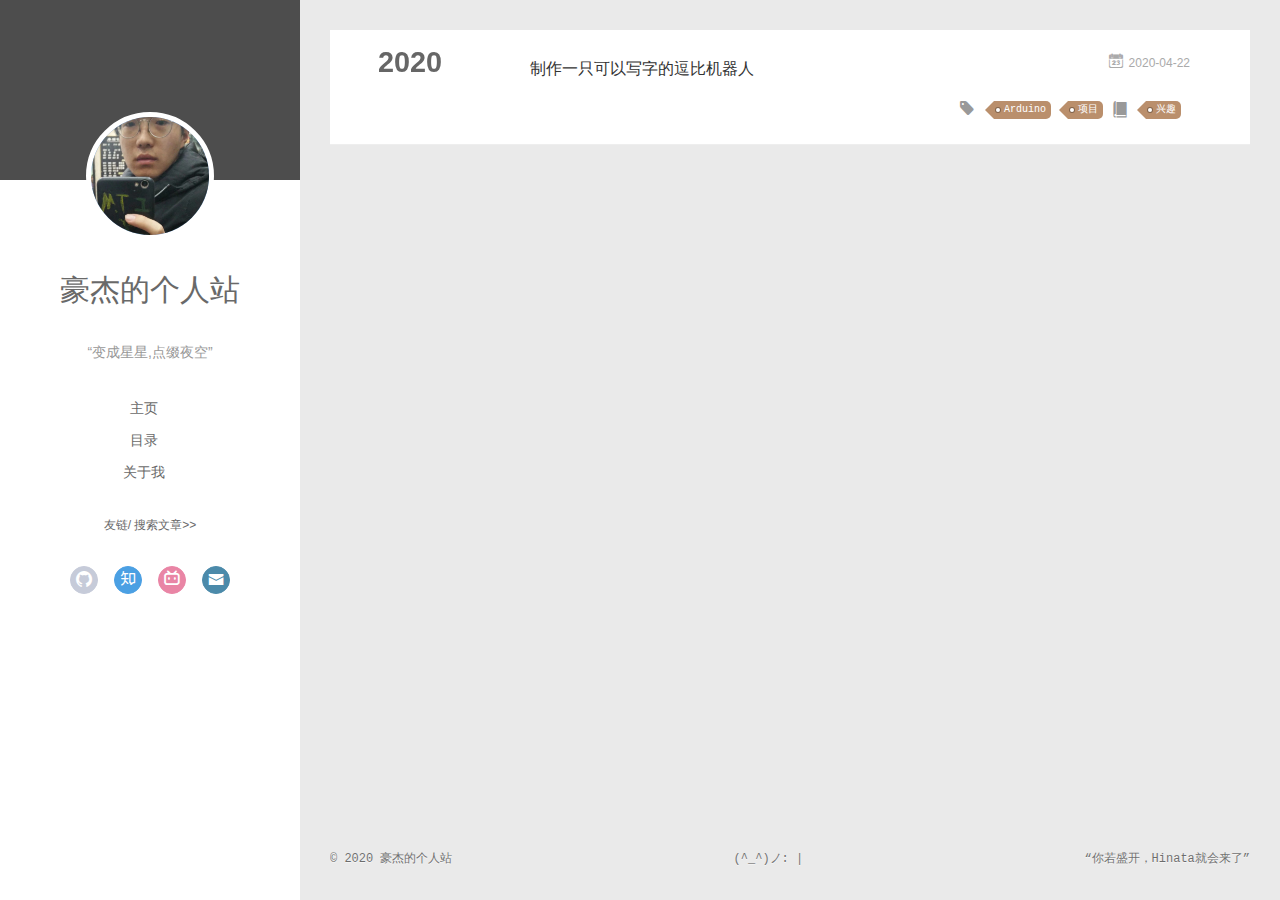
<file: archives/2020/index.html>
<!DOCTYPE html>
<html>
<head>
  <meta charset="utf-8">
  
  <meta name="renderer" content="webkit">
  <meta http-equiv="X-UA-Compatible" content="IE=edge" >
  <link rel="dns-prefetch" href="http://haojee.github.io">
  <title>Archives: 2020 | 豪杰的个人站</title>
  <meta name="viewport" content="width=device-width, initial-scale=1, maximum-scale=1">
  <meta name="description" content="不定期分享一些我的想法和成果">
<meta property="og:type" content="website">
<meta property="og:title" content="豪杰的个人站">
<meta property="og:url" content="http://haojee.github.io/archives/2020/index.html">
<meta property="og:site_name" content="豪杰的个人站">
<meta property="og:description" content="不定期分享一些我的想法和成果">
<meta property="og:locale" content="zh_CH">
<meta property="article:author" content="豪杰的个人站">
<meta name="twitter:card" content="summary">
  
    <link rel="alternative" href="/atom.xml" title="豪杰的个人站" type="application/atom+xml">
  
  
    <link rel="icon" href="/favicon.png">
  
  <link rel="stylesheet" type="text/css" href="/./main.0cf68a.css">
  <style type="text/css">
  
    #container.show {
      background: linear-gradient(200deg,#a0cfe4,#e8c37e);
    }
  </style>
  

  

<meta name="generator" content="Hexo 4.2.0"></head>

<body>
  <div id="container" q-class="show:isCtnShow">
    <canvas id="anm-canvas" class="anm-canvas"></canvas>
    <div class="left-col" q-class="show:isShow">
      
<div class="overlay" style="background: #4d4d4d"></div>
<div class="intrude-less">
	<header id="header" class="inner">
		<a href="" class="profilepic">
			<img src="/assets/img/avatar.jpg" class="js-avatar">
		</a>
		<hgroup>
		  <h1 class="header-author"><a href="">豪杰的个人站</a></h1>
		</hgroup>
		
		<p class="header-subtitle">“变成星星,点缀夜空”</p>
		

		<nav class="header-menu">
			<ul>
			
				<li><a href="/">主页</a></li>
	        
				<li><a href="/archives">目录</a></li>
	        
				<li><a href="/about">关于我</a></li>
	        
			</ul>
		</nav>
		<nav class="header-smart-menu">
    		
    			
            
    			
    			<a q-on="click: openSlider(e, 'friends')" href="javascript:void(0)">友链</a>
    			
            
    			
    			<a q-on="click: openSlider(e, 'innerArchive')" href="javascript:void(0)">搜索文章&gt;&gt;</a>
    			
            
		</nav>
		<nav class="header-nav">
			<div class="social">
				
					<a class="github" target="_blank" href="https://github.com/HaoJee" title="github"><i class="icon-github"></i></a>
		        
					<a class="zhihu" target="_blank" href="https://www.zhihu.com/people/ji-hao-jie-22" title="zhihu"><i class="icon-zhihu"></i></a>
		        
					<a class="bilibili" target="_blank" href="https://space.bilibili.com/341173732" title="bilibili"><i class="icon-bilibili"></i></a>
		        
					<a class="mail" target="_blank" href="mailto:1016988751@qq.com" title="mail"><i class="icon-mail"></i></a>
		        
			</div>
		</nav>
	</header>		
</div>

    </div>
    <div class="mid-col" q-class="show:isShow,hide:isShow|isFalse">
      
<nav id="mobile-nav">
  	<div class="overlay js-overlay" style="background: #4d4d4d"></div>
	<div class="btnctn js-mobile-btnctn">
  		<div class="slider-trigger list" q-on="click: openSlider(e)"><i class="icon icon-sort"></i></div>
	</div>
	<div class="intrude-less">
		<header id="header" class="inner">
			<div class="profilepic">
				<img src="/assets/img/avatar.jpg" class="js-avatar">
			</div>
			<hgroup>
			  <h1 class="header-author js-header-author">豪杰的个人站</h1>
			</hgroup>
			
			<p class="header-subtitle"><i class="icon icon-quo-left"></i>“变成星星,点缀夜空”<i class="icon icon-quo-right"></i></p>
			
			
			
				
			
				
			
				
			
			
			
			<nav class="header-nav">
				<div class="social">
					
						<a class="github" target="_blank" href="https://github.com/HaoJee" title="github"><i class="icon-github"></i></a>
			        
						<a class="zhihu" target="_blank" href="https://www.zhihu.com/people/ji-hao-jie-22" title="zhihu"><i class="icon-zhihu"></i></a>
			        
						<a class="bilibili" target="_blank" href="https://space.bilibili.com/341173732" title="bilibili"><i class="icon-bilibili"></i></a>
			        
						<a class="mail" target="_blank" href="mailto:1016988751@qq.com" title="mail"><i class="icon-mail"></i></a>
			        
				</div>
			</nav>

			<nav class="header-menu js-header-menu">
				<ul style="width: 70%">
				
				
					<li style="width: 33.333333333333336%"><a href="/">主页</a></li>
		        
					<li style="width: 33.333333333333336%"><a href="/archives">目录</a></li>
		        
					<li style="width: 33.333333333333336%"><a href="/about">关于我</a></li>
		        
				</ul>
			</nav>
		</header>				
	</div>
	<div class="mobile-mask" style="display:none" q-show="isShow"></div>
</nav>

      <div id="wrapper" class="body-wrap">
        <div class="menu-l">
          <div class="canvas-wrap">
            <canvas data-colors="#eaeaea" data-sectionHeight="100" data-contentId="js-content" id="myCanvas1" class="anm-canvas"></canvas>
          </div>
          <div id="js-content" class="content-ll">
            
  
  
    
    
      
      
      <section class="archives-wrap">
        <div class="archive-year-wrap">
          <a href="/archives/2020" class="archive-year">2020</a>
        </div>
        <div class="archives">
    
    <article class="archive-article archive-type-post">
  <div class="archive-article-inner">
    <header class="archive-article-header">
      	<div class="article-meta">
	      	<a href="/42.html" class="archive-article-date">
  	<time datetime="2020-04-22T10:35:22.000Z" itemprop="datePublished"><i class="icon-calendar icon"></i>2020-04-22</time>
</a>
        </div>
    	 
  
    <h1 itemprop="name">
      <a class="archive-article-title" href="/42.html">制作一只可以写字的逗比机器人</a>
    </h1>
  

        <div class="article-info info-on-right">
          
	<div class="article-tag tagcloud">
		<i class="icon-price-tags icon"></i>
		<ul class="article-tag-list">
			 
        		<li class="article-tag-list-item">
        			<a href="javascript:void(0)" class="js-tag article-tag-list-link color3">Arduino</a>
        		</li>
      		 
        		<li class="article-tag-list-item">
        			<a href="javascript:void(0)" class="js-tag article-tag-list-link color3">项目</a>
        		</li>
      		
		</ul>
	</div>

          
	<div class="article-category tagcloud">
		<i class="icon-book icon"></i>
		<ul class="article-tag-list">
			 
        		<li class="article-tag-list-item">
        			<a href="/categories/兴趣//" class="article-tag-list-link color3">兴趣</a>
        		</li>
      		
		</ul>
	</div>


        </div>
        <div class="clearfix"></div>
    </header>
  </div>
</article>
  
  
    </div></section>
  

    


          </div>
        </div>
      </div>
      <footer id="footer">
  <div class="outer">
    <div id="footer-info">
    	<div class="footer-left">
    		&copy; 2020 豪杰的个人站
    	</div>
		
					<span id="busuanzi_container_site_pv">
						(^_^)ノ: <span id="busuanzi_value_site_pv"></span> |
					</span>
					<span id="busuanzi_container_site_uv">
						 <span id="busuanzi_value_site_uv"></span>
					</span>
		
      	<div class="footer-right">
			“你若盛开，Hinata就会来了”
      		<!--<a href="http://hexo.io/" target="_blank">Hexo</a>  Theme <a href="https://github.com/litten/hexo-theme-yilia" target="_blank">Yilia</a> by Litten
			-->
		</div>
    </div>
  </div>
</footer>
<script async src="//busuanzi.ibruce.info/busuanzi/2.3/busuanzi.pure.mini.js"></script>
    </div>
    <script>
	var yiliaConfig = {
		mathjax: false,
		isHome: false,
		isPost: false,
		isArchive: true,
		isTag: false,
		isCategory: false,
		open_in_new: false,
		toc_hide_index: true,
		root: "/",
		innerArchive: true,
		showTags: false
	}
</script>

<script>!function(t){function n(e){if(r[e])return r[e].exports;var i=r[e]={exports:{},id:e,loaded:!1};return t[e].call(i.exports,i,i.exports,n),i.loaded=!0,i.exports}var r={};n.m=t,n.c=r,n.p="./",n(0)}([function(t,n,r){r(195),t.exports=r(191)},function(t,n,r){var e=r(3),i=r(52),o=r(27),u=r(28),c=r(53),f="prototype",a=function(t,n,r){var s,l,h,v,p=t&a.F,d=t&a.G,y=t&a.S,g=t&a.P,b=t&a.B,m=d?e:y?e[n]||(e[n]={}):(e[n]||{})[f],x=d?i:i[n]||(i[n]={}),w=x[f]||(x[f]={});d&&(r=n);for(s in r)l=!p&&m&&void 0!==m[s],h=(l?m:r)[s],v=b&&l?c(h,e):g&&"function"==typeof h?c(Function.call,h):h,m&&u(m,s,h,t&a.U),x[s]!=h&&o(x,s,v),g&&w[s]!=h&&(w[s]=h)};e.core=i,a.F=1,a.G=2,a.S=4,a.P=8,a.B=16,a.W=32,a.U=64,a.R=128,t.exports=a},function(t,n,r){var e=r(6);t.exports=function(t){if(!e(t))throw TypeError(t+" is not an object!");return t}},function(t,n){var r=t.exports="undefined"!=typeof window&&window.Math==Math?window:"undefined"!=typeof self&&self.Math==Math?self:Function("return this")();"number"==typeof __g&&(__g=r)},function(t,n){t.exports=function(t){try{return!!t()}catch(t){return!0}}},function(t,n){var r=t.exports="undefined"!=typeof window&&window.Math==Math?window:"undefined"!=typeof self&&self.Math==Math?self:Function("return this")();"number"==typeof __g&&(__g=r)},function(t,n){t.exports=function(t){return"object"==typeof t?null!==t:"function"==typeof t}},function(t,n,r){var e=r(126)("wks"),i=r(76),o=r(3).Symbol,u="function"==typeof o;(t.exports=function(t){return e[t]||(e[t]=u&&o[t]||(u?o:i)("Symbol."+t))}).store=e},function(t,n){var r={}.hasOwnProperty;t.exports=function(t,n){return r.call(t,n)}},function(t,n,r){var e=r(94),i=r(33);t.exports=function(t){return e(i(t))}},function(t,n,r){t.exports=!r(4)(function(){return 7!=Object.defineProperty({},"a",{get:function(){return 7}}).a})},function(t,n,r){var e=r(2),i=r(167),o=r(50),u=Object.defineProperty;n.f=r(10)?Object.defineProperty:function(t,n,r){if(e(t),n=o(n,!0),e(r),i)try{return u(t,n,r)}catch(t){}if("get"in r||"set"in r)throw TypeError("Accessors not supported!");return"value"in r&&(t[n]=r.value),t}},function(t,n,r){t.exports=!r(18)(function(){return 7!=Object.defineProperty({},"a",{get:function(){return 7}}).a})},function(t,n,r){var e=r(14),i=r(22);t.exports=r(12)?function(t,n,r){return e.f(t,n,i(1,r))}:function(t,n,r){return t[n]=r,t}},function(t,n,r){var e=r(20),i=r(58),o=r(42),u=Object.defineProperty;n.f=r(12)?Object.defineProperty:function(t,n,r){if(e(t),n=o(n,!0),e(r),i)try{return u(t,n,r)}catch(t){}if("get"in r||"set"in r)throw TypeError("Accessors not supported!");return"value"in r&&(t[n]=r.value),t}},function(t,n,r){var e=r(40)("wks"),i=r(23),o=r(5).Symbol,u="function"==typeof o;(t.exports=function(t){return e[t]||(e[t]=u&&o[t]||(u?o:i)("Symbol."+t))}).store=e},function(t,n,r){var e=r(67),i=Math.min;t.exports=function(t){return t>0?i(e(t),9007199254740991):0}},function(t,n,r){var e=r(46);t.exports=function(t){return Object(e(t))}},function(t,n){t.exports=function(t){try{return!!t()}catch(t){return!0}}},function(t,n,r){var e=r(63),i=r(34);t.exports=Object.keys||function(t){return e(t,i)}},function(t,n,r){var e=r(21);t.exports=function(t){if(!e(t))throw TypeError(t+" is not an object!");return t}},function(t,n){t.exports=function(t){return"object"==typeof t?null!==t:"function"==typeof t}},function(t,n){t.exports=function(t,n){return{enumerable:!(1&t),configurable:!(2&t),writable:!(4&t),value:n}}},function(t,n){var r=0,e=Math.random();t.exports=function(t){return"Symbol(".concat(void 0===t?"":t,")_",(++r+e).toString(36))}},function(t,n){var r={}.hasOwnProperty;t.exports=function(t,n){return r.call(t,n)}},function(t,n){var r=t.exports={version:"2.4.0"};"number"==typeof __e&&(__e=r)},function(t,n){t.exports=function(t){if("function"!=typeof t)throw TypeError(t+" is not a function!");return t}},function(t,n,r){var e=r(11),i=r(66);t.exports=r(10)?function(t,n,r){return e.f(t,n,i(1,r))}:function(t,n,r){return t[n]=r,t}},function(t,n,r){var e=r(3),i=r(27),o=r(24),u=r(76)("src"),c="toString",f=Function[c],a=(""+f).split(c);r(52).inspectSource=function(t){return f.call(t)},(t.exports=function(t,n,r,c){var f="function"==typeof r;f&&(o(r,"name")||i(r,"name",n)),t[n]!==r&&(f&&(o(r,u)||i(r,u,t[n]?""+t[n]:a.join(String(n)))),t===e?t[n]=r:c?t[n]?t[n]=r:i(t,n,r):(delete t[n],i(t,n,r)))})(Function.prototype,c,function(){return"function"==typeof this&&this[u]||f.call(this)})},function(t,n,r){var e=r(1),i=r(4),o=r(46),u=function(t,n,r,e){var i=String(o(t)),u="<"+n;return""!==r&&(u+=" "+r+'="'+String(e).replace(/"/g,"&quot;")+'"'),u+">"+i+"</"+n+">"};t.exports=function(t,n){var r={};r[t]=n(u),e(e.P+e.F*i(function(){var n=""[t]('"');return n!==n.toLowerCase()||n.split('"').length>3}),"String",r)}},function(t,n,r){var e=r(115),i=r(46);t.exports=function(t){return e(i(t))}},function(t,n,r){var e=r(116),i=r(66),o=r(30),u=r(50),c=r(24),f=r(167),a=Object.getOwnPropertyDescriptor;n.f=r(10)?a:function(t,n){if(t=o(t),n=u(n,!0),f)try{return a(t,n)}catch(t){}if(c(t,n))return i(!e.f.call(t,n),t[n])}},function(t,n,r){var e=r(24),i=r(17),o=r(145)("IE_PROTO"),u=Object.prototype;t.exports=Object.getPrototypeOf||function(t){return t=i(t),e(t,o)?t[o]:"function"==typeof t.constructor&&t instanceof t.constructor?t.constructor.prototype:t instanceof Object?u:null}},function(t,n){t.exports=function(t){if(void 0==t)throw TypeError("Can't call method on  "+t);return t}},function(t,n){t.exports="constructor,hasOwnProperty,isPrototypeOf,propertyIsEnumerable,toLocaleString,toString,valueOf".split(",")},function(t,n){t.exports={}},function(t,n){t.exports=!0},function(t,n){n.f={}.propertyIsEnumerable},function(t,n,r){var e=r(14).f,i=r(8),o=r(15)("toStringTag");t.exports=function(t,n,r){t&&!i(t=r?t:t.prototype,o)&&e(t,o,{configurable:!0,value:n})}},function(t,n,r){var e=r(40)("keys"),i=r(23);t.exports=function(t){return e[t]||(e[t]=i(t))}},function(t,n,r){var e=r(5),i="__core-js_shared__",o=e[i]||(e[i]={});t.exports=function(t){return o[t]||(o[t]={})}},function(t,n){var r=Math.ceil,e=Math.floor;t.exports=function(t){return isNaN(t=+t)?0:(t>0?e:r)(t)}},function(t,n,r){var e=r(21);t.exports=function(t,n){if(!e(t))return t;var r,i;if(n&&"function"==typeof(r=t.toString)&&!e(i=r.call(t)))return i;if("function"==typeof(r=t.valueOf)&&!e(i=r.call(t)))return i;if(!n&&"function"==typeof(r=t.toString)&&!e(i=r.call(t)))return i;throw TypeError("Can't convert object to primitive value")}},function(t,n,r){var e=r(5),i=r(25),o=r(36),u=r(44),c=r(14).f;t.exports=function(t){var n=i.Symbol||(i.Symbol=o?{}:e.Symbol||{});"_"==t.charAt(0)||t in n||c(n,t,{value:u.f(t)})}},function(t,n,r){n.f=r(15)},function(t,n){var r={}.toString;t.exports=function(t){return r.call(t).slice(8,-1)}},function(t,n){t.exports=function(t){if(void 0==t)throw TypeError("Can't call method on  "+t);return t}},function(t,n,r){var e=r(4);t.exports=function(t,n){return!!t&&e(function(){n?t.call(null,function(){},1):t.call(null)})}},function(t,n,r){var e=r(53),i=r(115),o=r(17),u=r(16),c=r(203);t.exports=function(t,n){var r=1==t,f=2==t,a=3==t,s=4==t,l=6==t,h=5==t||l,v=n||c;return function(n,c,p){for(var d,y,g=o(n),b=i(g),m=e(c,p,3),x=u(b.length),w=0,S=r?v(n,x):f?v(n,0):void 0;x>w;w++)if((h||w in b)&&(d=b[w],y=m(d,w,g),t))if(r)S[w]=y;else if(y)switch(t){case 3:return!0;case 5:return d;case 6:return w;case 2:S.push(d)}else if(s)return!1;return l?-1:a||s?s:S}}},function(t,n,r){var e=r(1),i=r(52),o=r(4);t.exports=function(t,n){var r=(i.Object||{})[t]||Object[t],u={};u[t]=n(r),e(e.S+e.F*o(function(){r(1)}),"Object",u)}},function(t,n,r){var e=r(6);t.exports=function(t,n){if(!e(t))return t;var r,i;if(n&&"function"==typeof(r=t.toString)&&!e(i=r.call(t)))return i;if("function"==typeof(r=t.valueOf)&&!e(i=r.call(t)))return i;if(!n&&"function"==typeof(r=t.toString)&&!e(i=r.call(t)))return i;throw TypeError("Can't convert object to primitive value")}},function(t,n,r){var e=r(5),i=r(25),o=r(91),u=r(13),c="prototype",f=function(t,n,r){var a,s,l,h=t&f.F,v=t&f.G,p=t&f.S,d=t&f.P,y=t&f.B,g=t&f.W,b=v?i:i[n]||(i[n]={}),m=b[c],x=v?e:p?e[n]:(e[n]||{})[c];v&&(r=n);for(a in r)(s=!h&&x&&void 0!==x[a])&&a in b||(l=s?x[a]:r[a],b[a]=v&&"function"!=typeof x[a]?r[a]:y&&s?o(l,e):g&&x[a]==l?function(t){var n=function(n,r,e){if(this instanceof t){switch(arguments.length){case 0:return new t;case 1:return new t(n);case 2:return new t(n,r)}return new t(n,r,e)}return t.apply(this,arguments)};return n[c]=t[c],n}(l):d&&"function"==typeof l?o(Function.call,l):l,d&&((b.virtual||(b.virtual={}))[a]=l,t&f.R&&m&&!m[a]&&u(m,a,l)))};f.F=1,f.G=2,f.S=4,f.P=8,f.B=16,f.W=32,f.U=64,f.R=128,t.exports=f},function(t,n){var r=t.exports={version:"2.4.0"};"number"==typeof __e&&(__e=r)},function(t,n,r){var e=r(26);t.exports=function(t,n,r){if(e(t),void 0===n)return t;switch(r){case 1:return function(r){return t.call(n,r)};case 2:return function(r,e){return t.call(n,r,e)};case 3:return function(r,e,i){return t.call(n,r,e,i)}}return function(){return t.apply(n,arguments)}}},function(t,n,r){var e=r(183),i=r(1),o=r(126)("metadata"),u=o.store||(o.store=new(r(186))),c=function(t,n,r){var i=u.get(t);if(!i){if(!r)return;u.set(t,i=new e)}var o=i.get(n);if(!o){if(!r)return;i.set(n,o=new e)}return o},f=function(t,n,r){var e=c(n,r,!1);return void 0!==e&&e.has(t)},a=function(t,n,r){var e=c(n,r,!1);return void 0===e?void 0:e.get(t)},s=function(t,n,r,e){c(r,e,!0).set(t,n)},l=function(t,n){var r=c(t,n,!1),e=[];return r&&r.forEach(function(t,n){e.push(n)}),e},h=function(t){return void 0===t||"symbol"==typeof t?t:String(t)},v=function(t){i(i.S,"Reflect",t)};t.exports={store:u,map:c,has:f,get:a,set:s,keys:l,key:h,exp:v}},function(t,n,r){"use strict";if(r(10)){var e=r(69),i=r(3),o=r(4),u=r(1),c=r(127),f=r(152),a=r(53),s=r(68),l=r(66),h=r(27),v=r(73),p=r(67),d=r(16),y=r(75),g=r(50),b=r(24),m=r(180),x=r(114),w=r(6),S=r(17),_=r(137),O=r(70),E=r(32),P=r(71).f,j=r(154),F=r(76),M=r(7),A=r(48),N=r(117),T=r(146),I=r(155),k=r(80),L=r(123),R=r(74),C=r(130),D=r(160),U=r(11),W=r(31),G=U.f,B=W.f,V=i.RangeError,z=i.TypeError,q=i.Uint8Array,K="ArrayBuffer",J="Shared"+K,Y="BYTES_PER_ELEMENT",H="prototype",$=Array[H],X=f.ArrayBuffer,Q=f.DataView,Z=A(0),tt=A(2),nt=A(3),rt=A(4),et=A(5),it=A(6),ot=N(!0),ut=N(!1),ct=I.values,ft=I.keys,at=I.entries,st=$.lastIndexOf,lt=$.reduce,ht=$.reduceRight,vt=$.join,pt=$.sort,dt=$.slice,yt=$.toString,gt=$.toLocaleString,bt=M("iterator"),mt=M("toStringTag"),xt=F("typed_constructor"),wt=F("def_constructor"),St=c.CONSTR,_t=c.TYPED,Ot=c.VIEW,Et="Wrong length!",Pt=A(1,function(t,n){return Tt(T(t,t[wt]),n)}),jt=o(function(){return 1===new q(new Uint16Array([1]).buffer)[0]}),Ft=!!q&&!!q[H].set&&o(function(){new q(1).set({})}),Mt=function(t,n){if(void 0===t)throw z(Et);var r=+t,e=d(t);if(n&&!m(r,e))throw V(Et);return e},At=function(t,n){var r=p(t);if(r<0||r%n)throw V("Wrong offset!");return r},Nt=function(t){if(w(t)&&_t in t)return t;throw z(t+" is not a typed array!")},Tt=function(t,n){if(!(w(t)&&xt in t))throw z("It is not a typed array constructor!");return new t(n)},It=function(t,n){return kt(T(t,t[wt]),n)},kt=function(t,n){for(var r=0,e=n.length,i=Tt(t,e);e>r;)i[r]=n[r++];return i},Lt=function(t,n,r){G(t,n,{get:function(){return this._d[r]}})},Rt=function(t){var n,r,e,i,o,u,c=S(t),f=arguments.length,s=f>1?arguments[1]:void 0,l=void 0!==s,h=j(c);if(void 0!=h&&!_(h)){for(u=h.call(c),e=[],n=0;!(o=u.next()).done;n++)e.push(o.value);c=e}for(l&&f>2&&(s=a(s,arguments[2],2)),n=0,r=d(c.length),i=Tt(this,r);r>n;n++)i[n]=l?s(c[n],n):c[n];return i},Ct=function(){for(var t=0,n=arguments.length,r=Tt(this,n);n>t;)r[t]=arguments[t++];return r},Dt=!!q&&o(function(){gt.call(new q(1))}),Ut=function(){return gt.apply(Dt?dt.call(Nt(this)):Nt(this),arguments)},Wt={copyWithin:function(t,n){return D.call(Nt(this),t,n,arguments.length>2?arguments[2]:void 0)},every:function(t){return rt(Nt(this),t,arguments.length>1?arguments[1]:void 0)},fill:function(t){return C.apply(Nt(this),arguments)},filter:function(t){return It(this,tt(Nt(this),t,arguments.length>1?arguments[1]:void 0))},find:function(t){return et(Nt(this),t,arguments.length>1?arguments[1]:void 0)},findIndex:function(t){return it(Nt(this),t,arguments.length>1?arguments[1]:void 0)},forEach:function(t){Z(Nt(this),t,arguments.length>1?arguments[1]:void 0)},indexOf:function(t){return ut(Nt(this),t,arguments.length>1?arguments[1]:void 0)},includes:function(t){return ot(Nt(this),t,arguments.length>1?arguments[1]:void 0)},join:function(t){return vt.apply(Nt(this),arguments)},lastIndexOf:function(t){return st.apply(Nt(this),arguments)},map:function(t){return Pt(Nt(this),t,arguments.length>1?arguments[1]:void 0)},reduce:function(t){return lt.apply(Nt(this),arguments)},reduceRight:function(t){return ht.apply(Nt(this),arguments)},reverse:function(){for(var t,n=this,r=Nt(n).length,e=Math.floor(r/2),i=0;i<e;)t=n[i],n[i++]=n[--r],n[r]=t;return n},some:function(t){return nt(Nt(this),t,arguments.length>1?arguments[1]:void 0)},sort:function(t){return pt.call(Nt(this),t)},subarray:function(t,n){var r=Nt(this),e=r.length,i=y(t,e);return new(T(r,r[wt]))(r.buffer,r.byteOffset+i*r.BYTES_PER_ELEMENT,d((void 0===n?e:y(n,e))-i))}},Gt=function(t,n){return It(this,dt.call(Nt(this),t,n))},Bt=function(t){Nt(this);var n=At(arguments[1],1),r=this.length,e=S(t),i=d(e.length),o=0;if(i+n>r)throw V(Et);for(;o<i;)this[n+o]=e[o++]},Vt={entries:function(){return at.call(Nt(this))},keys:function(){return ft.call(Nt(this))},values:function(){return ct.call(Nt(this))}},zt=function(t,n){return w(t)&&t[_t]&&"symbol"!=typeof n&&n in t&&String(+n)==String(n)},qt=function(t,n){return zt(t,n=g(n,!0))?l(2,t[n]):B(t,n)},Kt=function(t,n,r){return!(zt(t,n=g(n,!0))&&w(r)&&b(r,"value"))||b(r,"get")||b(r,"set")||r.configurable||b(r,"writable")&&!r.writable||b(r,"enumerable")&&!r.enumerable?G(t,n,r):(t[n]=r.value,t)};St||(W.f=qt,U.f=Kt),u(u.S+u.F*!St,"Object",{getOwnPropertyDescriptor:qt,defineProperty:Kt}),o(function(){yt.call({})})&&(yt=gt=function(){return vt.call(this)});var Jt=v({},Wt);v(Jt,Vt),h(Jt,bt,Vt.values),v(Jt,{slice:Gt,set:Bt,constructor:function(){},toString:yt,toLocaleString:Ut}),Lt(Jt,"buffer","b"),Lt(Jt,"byteOffset","o"),Lt(Jt,"byteLength","l"),Lt(Jt,"length","e"),G(Jt,mt,{get:function(){return this[_t]}}),t.exports=function(t,n,r,f){f=!!f;var a=t+(f?"Clamped":"")+"Array",l="Uint8Array"!=a,v="get"+t,p="set"+t,y=i[a],g=y||{},b=y&&E(y),m=!y||!c.ABV,S={},_=y&&y[H],j=function(t,r){var e=t._d;return e.v[v](r*n+e.o,jt)},F=function(t,r,e){var i=t._d;f&&(e=(e=Math.round(e))<0?0:e>255?255:255&e),i.v[p](r*n+i.o,e,jt)},M=function(t,n){G(t,n,{get:function(){return j(this,n)},set:function(t){return F(this,n,t)},enumerable:!0})};m?(y=r(function(t,r,e,i){s(t,y,a,"_d");var o,u,c,f,l=0,v=0;if(w(r)){if(!(r instanceof X||(f=x(r))==K||f==J))return _t in r?kt(y,r):Rt.call(y,r);o=r,v=At(e,n);var p=r.byteLength;if(void 0===i){if(p%n)throw V(Et);if((u=p-v)<0)throw V(Et)}else if((u=d(i)*n)+v>p)throw V(Et);c=u/n}else c=Mt(r,!0),u=c*n,o=new X(u);for(h(t,"_d",{b:o,o:v,l:u,e:c,v:new Q(o)});l<c;)M(t,l++)}),_=y[H]=O(Jt),h(_,"constructor",y)):L(function(t){new y(null),new y(t)},!0)||(y=r(function(t,r,e,i){s(t,y,a);var o;return w(r)?r instanceof X||(o=x(r))==K||o==J?void 0!==i?new g(r,At(e,n),i):void 0!==e?new g(r,At(e,n)):new g(r):_t in r?kt(y,r):Rt.call(y,r):new g(Mt(r,l))}),Z(b!==Function.prototype?P(g).concat(P(b)):P(g),function(t){t in y||h(y,t,g[t])}),y[H]=_,e||(_.constructor=y));var A=_[bt],N=!!A&&("values"==A.name||void 0==A.name),T=Vt.values;h(y,xt,!0),h(_,_t,a),h(_,Ot,!0),h(_,wt,y),(f?new y(1)[mt]==a:mt in _)||G(_,mt,{get:function(){return a}}),S[a]=y,u(u.G+u.W+u.F*(y!=g),S),u(u.S,a,{BYTES_PER_ELEMENT:n,from:Rt,of:Ct}),Y in _||h(_,Y,n),u(u.P,a,Wt),R(a),u(u.P+u.F*Ft,a,{set:Bt}),u(u.P+u.F*!N,a,Vt),u(u.P+u.F*(_.toString!=yt),a,{toString:yt}),u(u.P+u.F*o(function(){new y(1).slice()}),a,{slice:Gt}),u(u.P+u.F*(o(function(){return[1,2].toLocaleString()!=new y([1,2]).toLocaleString()})||!o(function(){_.toLocaleString.call([1,2])})),a,{toLocaleString:Ut}),k[a]=N?A:T,e||N||h(_,bt,T)}}else t.exports=function(){}},function(t,n){var r={}.toString;t.exports=function(t){return r.call(t).slice(8,-1)}},function(t,n,r){var e=r(21),i=r(5).document,o=e(i)&&e(i.createElement);t.exports=function(t){return o?i.createElement(t):{}}},function(t,n,r){t.exports=!r(12)&&!r(18)(function(){return 7!=Object.defineProperty(r(57)("div"),"a",{get:function(){return 7}}).a})},function(t,n,r){"use strict";var e=r(36),i=r(51),o=r(64),u=r(13),c=r(8),f=r(35),a=r(96),s=r(38),l=r(103),h=r(15)("iterator"),v=!([].keys&&"next"in[].keys()),p="keys",d="values",y=function(){return this};t.exports=function(t,n,r,g,b,m,x){a(r,n,g);var w,S,_,O=function(t){if(!v&&t in F)return F[t];switch(t){case p:case d:return function(){return new r(this,t)}}return function(){return new r(this,t)}},E=n+" Iterator",P=b==d,j=!1,F=t.prototype,M=F[h]||F["@@iterator"]||b&&F[b],A=M||O(b),N=b?P?O("entries"):A:void 0,T="Array"==n?F.entries||M:M;if(T&&(_=l(T.call(new t)))!==Object.prototype&&(s(_,E,!0),e||c(_,h)||u(_,h,y)),P&&M&&M.name!==d&&(j=!0,A=function(){return M.call(this)}),e&&!x||!v&&!j&&F[h]||u(F,h,A),f[n]=A,f[E]=y,b)if(w={values:P?A:O(d),keys:m?A:O(p),entries:N},x)for(S in w)S in F||o(F,S,w[S]);else i(i.P+i.F*(v||j),n,w);return w}},function(t,n,r){var e=r(20),i=r(100),o=r(34),u=r(39)("IE_PROTO"),c=function(){},f="prototype",a=function(){var t,n=r(57)("iframe"),e=o.length;for(n.style.display="none",r(93).appendChild(n),n.src="javascript:",t=n.contentWindow.document,t.open(),t.write("<script>document.F=Object<\/script>"),t.close(),a=t.F;e--;)delete a[f][o[e]];return a()};t.exports=Object.create||function(t,n){var r;return null!==t?(c[f]=e(t),r=new c,c[f]=null,r[u]=t):r=a(),void 0===n?r:i(r,n)}},function(t,n,r){var e=r(63),i=r(34).concat("length","prototype");n.f=Object.getOwnPropertyNames||function(t){return e(t,i)}},function(t,n){n.f=Object.getOwnPropertySymbols},function(t,n,r){var e=r(8),i=r(9),o=r(90)(!1),u=r(39)("IE_PROTO");t.exports=function(t,n){var r,c=i(t),f=0,a=[];for(r in c)r!=u&&e(c,r)&&a.push(r);for(;n.length>f;)e(c,r=n[f++])&&(~o(a,r)||a.push(r));return a}},function(t,n,r){t.exports=r(13)},function(t,n,r){var e=r(76)("meta"),i=r(6),o=r(24),u=r(11).f,c=0,f=Object.isExtensible||function(){return!0},a=!r(4)(function(){return f(Object.preventExtensions({}))}),s=function(t){u(t,e,{value:{i:"O"+ ++c,w:{}}})},l=function(t,n){if(!i(t))return"symbol"==typeof t?t:("string"==typeof t?"S":"P")+t;if(!o(t,e)){if(!f(t))return"F";if(!n)return"E";s(t)}return t[e].i},h=function(t,n){if(!o(t,e)){if(!f(t))return!0;if(!n)return!1;s(t)}return t[e].w},v=function(t){return a&&p.NEED&&f(t)&&!o(t,e)&&s(t),t},p=t.exports={KEY:e,NEED:!1,fastKey:l,getWeak:h,onFreeze:v}},function(t,n){t.exports=function(t,n){return{enumerable:!(1&t),configurable:!(2&t),writable:!(4&t),value:n}}},function(t,n){var r=Math.ceil,e=Math.floor;t.exports=function(t){return isNaN(t=+t)?0:(t>0?e:r)(t)}},function(t,n){t.exports=function(t,n,r,e){if(!(t instanceof n)||void 0!==e&&e in t)throw TypeError(r+": incorrect invocation!");return t}},function(t,n){t.exports=!1},function(t,n,r){var e=r(2),i=r(173),o=r(133),u=r(145)("IE_PROTO"),c=function(){},f="prototype",a=function(){var t,n=r(132)("iframe"),e=o.length;for(n.style.display="none",r(135).appendChild(n),n.src="javascript:",t=n.contentWindow.document,t.open(),t.write("<script>document.F=Object<\/script>"),t.close(),a=t.F;e--;)delete a[f][o[e]];return a()};t.exports=Object.create||function(t,n){var r;return null!==t?(c[f]=e(t),r=new c,c[f]=null,r[u]=t):r=a(),void 0===n?r:i(r,n)}},function(t,n,r){var e=r(175),i=r(133).concat("length","prototype");n.f=Object.getOwnPropertyNames||function(t){return e(t,i)}},function(t,n,r){var e=r(175),i=r(133);t.exports=Object.keys||function(t){return e(t,i)}},function(t,n,r){var e=r(28);t.exports=function(t,n,r){for(var i in n)e(t,i,n[i],r);return t}},function(t,n,r){"use strict";var e=r(3),i=r(11),o=r(10),u=r(7)("species");t.exports=function(t){var n=e[t];o&&n&&!n[u]&&i.f(n,u,{configurable:!0,get:function(){return this}})}},function(t,n,r){var e=r(67),i=Math.max,o=Math.min;t.exports=function(t,n){return t=e(t),t<0?i(t+n,0):o(t,n)}},function(t,n){var r=0,e=Math.random();t.exports=function(t){return"Symbol(".concat(void 0===t?"":t,")_",(++r+e).toString(36))}},function(t,n,r){var e=r(33);t.exports=function(t){return Object(e(t))}},function(t,n,r){var e=r(7)("unscopables"),i=Array.prototype;void 0==i[e]&&r(27)(i,e,{}),t.exports=function(t){i[e][t]=!0}},function(t,n,r){var e=r(53),i=r(169),o=r(137),u=r(2),c=r(16),f=r(154),a={},s={},n=t.exports=function(t,n,r,l,h){var v,p,d,y,g=h?function(){return t}:f(t),b=e(r,l,n?2:1),m=0;if("function"!=typeof g)throw TypeError(t+" is not iterable!");if(o(g)){for(v=c(t.length);v>m;m++)if((y=n?b(u(p=t[m])[0],p[1]):b(t[m]))===a||y===s)return y}else for(d=g.call(t);!(p=d.next()).done;)if((y=i(d,b,p.value,n))===a||y===s)return y};n.BREAK=a,n.RETURN=s},function(t,n){t.exports={}},function(t,n,r){var e=r(11).f,i=r(24),o=r(7)("toStringTag");t.exports=function(t,n,r){t&&!i(t=r?t:t.prototype,o)&&e(t,o,{configurable:!0,value:n})}},function(t,n,r){var e=r(1),i=r(46),o=r(4),u=r(150),c="["+u+"]",f="​",a=RegExp("^"+c+c+"*"),s=RegExp(c+c+"*$"),l=function(t,n,r){var i={},c=o(function(){return!!u[t]()||f[t]()!=f}),a=i[t]=c?n(h):u[t];r&&(i[r]=a),e(e.P+e.F*c,"String",i)},h=l.trim=function(t,n){return t=String(i(t)),1&n&&(t=t.replace(a,"")),2&n&&(t=t.replace(s,"")),t};t.exports=l},function(t,n,r){t.exports={default:r(86),__esModule:!0}},function(t,n,r){t.exports={default:r(87),__esModule:!0}},function(t,n,r){"use strict";function e(t){return t&&t.__esModule?t:{default:t}}n.__esModule=!0;var i=r(84),o=e(i),u=r(83),c=e(u),f="function"==typeof c.default&&"symbol"==typeof o.default?function(t){return typeof t}:function(t){return t&&"function"==typeof c.default&&t.constructor===c.default&&t!==c.default.prototype?"symbol":typeof t};n.default="function"==typeof c.default&&"symbol"===f(o.default)?function(t){return void 0===t?"undefined":f(t)}:function(t){return t&&"function"==typeof c.default&&t.constructor===c.default&&t!==c.default.prototype?"symbol":void 0===t?"undefined":f(t)}},function(t,n,r){r(110),r(108),r(111),r(112),t.exports=r(25).Symbol},function(t,n,r){r(109),r(113),t.exports=r(44).f("iterator")},function(t,n){t.exports=function(t){if("function"!=typeof t)throw TypeError(t+" is not a function!");return t}},function(t,n){t.exports=function(){}},function(t,n,r){var e=r(9),i=r(106),o=r(105);t.exports=function(t){return function(n,r,u){var c,f=e(n),a=i(f.length),s=o(u,a);if(t&&r!=r){for(;a>s;)if((c=f[s++])!=c)return!0}else for(;a>s;s++)if((t||s in f)&&f[s]===r)return t||s||0;return!t&&-1}}},function(t,n,r){var e=r(88);t.exports=function(t,n,r){if(e(t),void 0===n)return t;switch(r){case 1:return function(r){return t.call(n,r)};case 2:return function(r,e){return t.call(n,r,e)};case 3:return function(r,e,i){return t.call(n,r,e,i)}}return function(){return t.apply(n,arguments)}}},function(t,n,r){var e=r(19),i=r(62),o=r(37);t.exports=function(t){var n=e(t),r=i.f;if(r)for(var u,c=r(t),f=o.f,a=0;c.length>a;)f.call(t,u=c[a++])&&n.push(u);return n}},function(t,n,r){t.exports=r(5).document&&document.documentElement},function(t,n,r){var e=r(56);t.exports=Object("z").propertyIsEnumerable(0)?Object:function(t){return"String"==e(t)?t.split(""):Object(t)}},function(t,n,r){var e=r(56);t.exports=Array.isArray||function(t){return"Array"==e(t)}},function(t,n,r){"use strict";var e=r(60),i=r(22),o=r(38),u={};r(13)(u,r(15)("iterator"),function(){return this}),t.exports=function(t,n,r){t.prototype=e(u,{next:i(1,r)}),o(t,n+" Iterator")}},function(t,n){t.exports=function(t,n){return{value:n,done:!!t}}},function(t,n,r){var e=r(19),i=r(9);t.exports=function(t,n){for(var r,o=i(t),u=e(o),c=u.length,f=0;c>f;)if(o[r=u[f++]]===n)return r}},function(t,n,r){var e=r(23)("meta"),i=r(21),o=r(8),u=r(14).f,c=0,f=Object.isExtensible||function(){return!0},a=!r(18)(function(){return f(Object.preventExtensions({}))}),s=function(t){u(t,e,{value:{i:"O"+ ++c,w:{}}})},l=function(t,n){if(!i(t))return"symbol"==typeof t?t:("string"==typeof t?"S":"P")+t;if(!o(t,e)){if(!f(t))return"F";if(!n)return"E";s(t)}return t[e].i},h=function(t,n){if(!o(t,e)){if(!f(t))return!0;if(!n)return!1;s(t)}return t[e].w},v=function(t){return a&&p.NEED&&f(t)&&!o(t,e)&&s(t),t},p=t.exports={KEY:e,NEED:!1,fastKey:l,getWeak:h,onFreeze:v}},function(t,n,r){var e=r(14),i=r(20),o=r(19);t.exports=r(12)?Object.defineProperties:function(t,n){i(t);for(var r,u=o(n),c=u.length,f=0;c>f;)e.f(t,r=u[f++],n[r]);return t}},function(t,n,r){var e=r(37),i=r(22),o=r(9),u=r(42),c=r(8),f=r(58),a=Object.getOwnPropertyDescriptor;n.f=r(12)?a:function(t,n){if(t=o(t),n=u(n,!0),f)try{return a(t,n)}catch(t){}if(c(t,n))return i(!e.f.call(t,n),t[n])}},function(t,n,r){var e=r(9),i=r(61).f,o={}.toString,u="object"==typeof window&&window&&Object.getOwnPropertyNames?Object.getOwnPropertyNames(window):[],c=function(t){try{return i(t)}catch(t){return u.slice()}};t.exports.f=function(t){return u&&"[object Window]"==o.call(t)?c(t):i(e(t))}},function(t,n,r){var e=r(8),i=r(77),o=r(39)("IE_PROTO"),u=Object.prototype;t.exports=Object.getPrototypeOf||function(t){return t=i(t),e(t,o)?t[o]:"function"==typeof t.constructor&&t instanceof t.constructor?t.constructor.prototype:t instanceof Object?u:null}},function(t,n,r){var e=r(41),i=r(33);t.exports=function(t){return function(n,r){var o,u,c=String(i(n)),f=e(r),a=c.length;return f<0||f>=a?t?"":void 0:(o=c.charCodeAt(f),o<55296||o>56319||f+1===a||(u=c.charCodeAt(f+1))<56320||u>57343?t?c.charAt(f):o:t?c.slice(f,f+2):u-56320+(o-55296<<10)+65536)}}},function(t,n,r){var e=r(41),i=Math.max,o=Math.min;t.exports=function(t,n){return t=e(t),t<0?i(t+n,0):o(t,n)}},function(t,n,r){var e=r(41),i=Math.min;t.exports=function(t){return t>0?i(e(t),9007199254740991):0}},function(t,n,r){"use strict";var e=r(89),i=r(97),o=r(35),u=r(9);t.exports=r(59)(Array,"Array",function(t,n){this._t=u(t),this._i=0,this._k=n},function(){var t=this._t,n=this._k,r=this._i++;return!t||r>=t.length?(this._t=void 0,i(1)):"keys"==n?i(0,r):"values"==n?i(0,t[r]):i(0,[r,t[r]])},"values"),o.Arguments=o.Array,e("keys"),e("values"),e("entries")},function(t,n){},function(t,n,r){"use strict";var e=r(104)(!0);r(59)(String,"String",function(t){this._t=String(t),this._i=0},function(){var t,n=this._t,r=this._i;return r>=n.length?{value:void 0,done:!0}:(t=e(n,r),this._i+=t.length,{value:t,done:!1})})},function(t,n,r){"use strict";var e=r(5),i=r(8),o=r(12),u=r(51),c=r(64),f=r(99).KEY,a=r(18),s=r(40),l=r(38),h=r(23),v=r(15),p=r(44),d=r(43),y=r(98),g=r(92),b=r(95),m=r(20),x=r(9),w=r(42),S=r(22),_=r(60),O=r(102),E=r(101),P=r(14),j=r(19),F=E.f,M=P.f,A=O.f,N=e.Symbol,T=e.JSON,I=T&&T.stringify,k="prototype",L=v("_hidden"),R=v("toPrimitive"),C={}.propertyIsEnumerable,D=s("symbol-registry"),U=s("symbols"),W=s("op-symbols"),G=Object[k],B="function"==typeof N,V=e.QObject,z=!V||!V[k]||!V[k].findChild,q=o&&a(function(){return 7!=_(M({},"a",{get:function(){return M(this,"a",{value:7}).a}})).a})?function(t,n,r){var e=F(G,n);e&&delete G[n],M(t,n,r),e&&t!==G&&M(G,n,e)}:M,K=function(t){var n=U[t]=_(N[k]);return n._k=t,n},J=B&&"symbol"==typeof N.iterator?function(t){return"symbol"==typeof t}:function(t){return t instanceof N},Y=function(t,n,r){return t===G&&Y(W,n,r),m(t),n=w(n,!0),m(r),i(U,n)?(r.enumerable?(i(t,L)&&t[L][n]&&(t[L][n]=!1),r=_(r,{enumerable:S(0,!1)})):(i(t,L)||M(t,L,S(1,{})),t[L][n]=!0),q(t,n,r)):M(t,n,r)},H=function(t,n){m(t);for(var r,e=g(n=x(n)),i=0,o=e.length;o>i;)Y(t,r=e[i++],n[r]);return t},$=function(t,n){return void 0===n?_(t):H(_(t),n)},X=function(t){var n=C.call(this,t=w(t,!0));return!(this===G&&i(U,t)&&!i(W,t))&&(!(n||!i(this,t)||!i(U,t)||i(this,L)&&this[L][t])||n)},Q=function(t,n){if(t=x(t),n=w(n,!0),t!==G||!i(U,n)||i(W,n)){var r=F(t,n);return!r||!i(U,n)||i(t,L)&&t[L][n]||(r.enumerable=!0),r}},Z=function(t){for(var n,r=A(x(t)),e=[],o=0;r.length>o;)i(U,n=r[o++])||n==L||n==f||e.push(n);return e},tt=function(t){for(var n,r=t===G,e=A(r?W:x(t)),o=[],u=0;e.length>u;)!i(U,n=e[u++])||r&&!i(G,n)||o.push(U[n]);return o};B||(N=function(){if(this instanceof N)throw TypeError("Symbol is not a constructor!");var t=h(arguments.length>0?arguments[0]:void 0),n=function(r){this===G&&n.call(W,r),i(this,L)&&i(this[L],t)&&(this[L][t]=!1),q(this,t,S(1,r))};return o&&z&&q(G,t,{configurable:!0,set:n}),K(t)},c(N[k],"toString",function(){return this._k}),E.f=Q,P.f=Y,r(61).f=O.f=Z,r(37).f=X,r(62).f=tt,o&&!r(36)&&c(G,"propertyIsEnumerable",X,!0),p.f=function(t){return K(v(t))}),u(u.G+u.W+u.F*!B,{Symbol:N});for(var nt="hasInstance,isConcatSpreadable,iterator,match,replace,search,species,split,toPrimitive,toStringTag,unscopables".split(","),rt=0;nt.length>rt;)v(nt[rt++]);for(var nt=j(v.store),rt=0;nt.length>rt;)d(nt[rt++]);u(u.S+u.F*!B,"Symbol",{for:function(t){return i(D,t+="")?D[t]:D[t]=N(t)},keyFor:function(t){if(J(t))return y(D,t);throw TypeError(t+" is not a symbol!")},useSetter:function(){z=!0},useSimple:function(){z=!1}}),u(u.S+u.F*!B,"Object",{create:$,defineProperty:Y,defineProperties:H,getOwnPropertyDescriptor:Q,getOwnPropertyNames:Z,getOwnPropertySymbols:tt}),T&&u(u.S+u.F*(!B||a(function(){var t=N();return"[null]"!=I([t])||"{}"!=I({a:t})||"{}"!=I(Object(t))})),"JSON",{stringify:function(t){if(void 0!==t&&!J(t)){for(var n,r,e=[t],i=1;arguments.length>i;)e.push(arguments[i++]);return n=e[1],"function"==typeof n&&(r=n),!r&&b(n)||(n=function(t,n){if(r&&(n=r.call(this,t,n)),!J(n))return n}),e[1]=n,I.apply(T,e)}}}),N[k][R]||r(13)(N[k],R,N[k].valueOf),l(N,"Symbol"),l(Math,"Math",!0),l(e.JSON,"JSON",!0)},function(t,n,r){r(43)("asyncIterator")},function(t,n,r){r(43)("observable")},function(t,n,r){r(107);for(var e=r(5),i=r(13),o=r(35),u=r(15)("toStringTag"),c=["NodeList","DOMTokenList","MediaList","StyleSheetList","CSSRuleList"],f=0;f<5;f++){var a=c[f],s=e[a],l=s&&s.prototype;l&&!l[u]&&i(l,u,a),o[a]=o.Array}},function(t,n,r){var e=r(45),i=r(7)("toStringTag"),o="Arguments"==e(function(){return arguments}()),u=function(t,n){try{return t[n]}catch(t){}};t.exports=function(t){var n,r,c;return void 0===t?"Undefined":null===t?"Null":"string"==typeof(r=u(n=Object(t),i))?r:o?e(n):"Object"==(c=e(n))&&"function"==typeof n.callee?"Arguments":c}},function(t,n,r){var e=r(45);t.exports=Object("z").propertyIsEnumerable(0)?Object:function(t){return"String"==e(t)?t.split(""):Object(t)}},function(t,n){n.f={}.propertyIsEnumerable},function(t,n,r){var e=r(30),i=r(16),o=r(75);t.exports=function(t){return function(n,r,u){var c,f=e(n),a=i(f.length),s=o(u,a);if(t&&r!=r){for(;a>s;)if((c=f[s++])!=c)return!0}else for(;a>s;s++)if((t||s in f)&&f[s]===r)return t||s||0;return!t&&-1}}},function(t,n,r){"use strict";var e=r(3),i=r(1),o=r(28),u=r(73),c=r(65),f=r(79),a=r(68),s=r(6),l=r(4),h=r(123),v=r(81),p=r(136);t.exports=function(t,n,r,d,y,g){var b=e[t],m=b,x=y?"set":"add",w=m&&m.prototype,S={},_=function(t){var n=w[t];o(w,t,"delete"==t?function(t){return!(g&&!s(t))&&n.call(this,0===t?0:t)}:"has"==t?function(t){return!(g&&!s(t))&&n.call(this,0===t?0:t)}:"get"==t?function(t){return g&&!s(t)?void 0:n.call(this,0===t?0:t)}:"add"==t?function(t){return n.call(this,0===t?0:t),this}:function(t,r){return n.call(this,0===t?0:t,r),this})};if("function"==typeof m&&(g||w.forEach&&!l(function(){(new m).entries().next()}))){var O=new m,E=O[x](g?{}:-0,1)!=O,P=l(function(){O.has(1)}),j=h(function(t){new m(t)}),F=!g&&l(function(){for(var t=new m,n=5;n--;)t[x](n,n);return!t.has(-0)});j||(m=n(function(n,r){a(n,m,t);var e=p(new b,n,m);return void 0!=r&&f(r,y,e[x],e),e}),m.prototype=w,w.constructor=m),(P||F)&&(_("delete"),_("has"),y&&_("get")),(F||E)&&_(x),g&&w.clear&&delete w.clear}else m=d.getConstructor(n,t,y,x),u(m.prototype,r),c.NEED=!0;return v(m,t),S[t]=m,i(i.G+i.W+i.F*(m!=b),S),g||d.setStrong(m,t,y),m}},function(t,n,r){"use strict";var e=r(27),i=r(28),o=r(4),u=r(46),c=r(7);t.exports=function(t,n,r){var f=c(t),a=r(u,f,""[t]),s=a[0],l=a[1];o(function(){var n={};return n[f]=function(){return 7},7!=""[t](n)})&&(i(String.prototype,t,s),e(RegExp.prototype,f,2==n?function(t,n){return l.call(t,this,n)}:function(t){return l.call(t,this)}))}
},function(t,n,r){"use strict";var e=r(2);t.exports=function(){var t=e(this),n="";return t.global&&(n+="g"),t.ignoreCase&&(n+="i"),t.multiline&&(n+="m"),t.unicode&&(n+="u"),t.sticky&&(n+="y"),n}},function(t,n){t.exports=function(t,n,r){var e=void 0===r;switch(n.length){case 0:return e?t():t.call(r);case 1:return e?t(n[0]):t.call(r,n[0]);case 2:return e?t(n[0],n[1]):t.call(r,n[0],n[1]);case 3:return e?t(n[0],n[1],n[2]):t.call(r,n[0],n[1],n[2]);case 4:return e?t(n[0],n[1],n[2],n[3]):t.call(r,n[0],n[1],n[2],n[3])}return t.apply(r,n)}},function(t,n,r){var e=r(6),i=r(45),o=r(7)("match");t.exports=function(t){var n;return e(t)&&(void 0!==(n=t[o])?!!n:"RegExp"==i(t))}},function(t,n,r){var e=r(7)("iterator"),i=!1;try{var o=[7][e]();o.return=function(){i=!0},Array.from(o,function(){throw 2})}catch(t){}t.exports=function(t,n){if(!n&&!i)return!1;var r=!1;try{var o=[7],u=o[e]();u.next=function(){return{done:r=!0}},o[e]=function(){return u},t(o)}catch(t){}return r}},function(t,n,r){t.exports=r(69)||!r(4)(function(){var t=Math.random();__defineSetter__.call(null,t,function(){}),delete r(3)[t]})},function(t,n){n.f=Object.getOwnPropertySymbols},function(t,n,r){var e=r(3),i="__core-js_shared__",o=e[i]||(e[i]={});t.exports=function(t){return o[t]||(o[t]={})}},function(t,n,r){for(var e,i=r(3),o=r(27),u=r(76),c=u("typed_array"),f=u("view"),a=!(!i.ArrayBuffer||!i.DataView),s=a,l=0,h="Int8Array,Uint8Array,Uint8ClampedArray,Int16Array,Uint16Array,Int32Array,Uint32Array,Float32Array,Float64Array".split(",");l<9;)(e=i[h[l++]])?(o(e.prototype,c,!0),o(e.prototype,f,!0)):s=!1;t.exports={ABV:a,CONSTR:s,TYPED:c,VIEW:f}},function(t,n){"use strict";var r={versions:function(){var t=window.navigator.userAgent;return{trident:t.indexOf("Trident")>-1,presto:t.indexOf("Presto")>-1,webKit:t.indexOf("AppleWebKit")>-1,gecko:t.indexOf("Gecko")>-1&&-1==t.indexOf("KHTML"),mobile:!!t.match(/AppleWebKit.*Mobile.*/),ios:!!t.match(/\(i[^;]+;( U;)? CPU.+Mac OS X/),android:t.indexOf("Android")>-1||t.indexOf("Linux")>-1,iPhone:t.indexOf("iPhone")>-1||t.indexOf("Mac")>-1,iPad:t.indexOf("iPad")>-1,webApp:-1==t.indexOf("Safari"),weixin:-1==t.indexOf("MicroMessenger")}}()};t.exports=r},function(t,n,r){"use strict";var e=r(85),i=function(t){return t&&t.__esModule?t:{default:t}}(e),o=function(){function t(t,n,e){return n||e?String.fromCharCode(n||e):r[t]||t}function n(t){return e[t]}var r={"&quot;":'"',"&lt;":"<","&gt;":">","&amp;":"&","&nbsp;":" "},e={};for(var u in r)e[r[u]]=u;return r["&apos;"]="'",e["'"]="&#39;",{encode:function(t){return t?(""+t).replace(/['<> "&]/g,n).replace(/\r?\n/g,"<br/>").replace(/\s/g,"&nbsp;"):""},decode:function(n){return n?(""+n).replace(/<br\s*\/?>/gi,"\n").replace(/&quot;|&lt;|&gt;|&amp;|&nbsp;|&apos;|&#(\d+);|&#(\d+)/g,t).replace(/\u00a0/g," "):""},encodeBase16:function(t){if(!t)return t;t+="";for(var n=[],r=0,e=t.length;e>r;r++)n.push(t.charCodeAt(r).toString(16).toUpperCase());return n.join("")},encodeBase16forJSON:function(t){if(!t)return t;t=t.replace(/[\u4E00-\u9FBF]/gi,function(t){return escape(t).replace("%u","\\u")});for(var n=[],r=0,e=t.length;e>r;r++)n.push(t.charCodeAt(r).toString(16).toUpperCase());return n.join("")},decodeBase16:function(t){if(!t)return t;t+="";for(var n=[],r=0,e=t.length;e>r;r+=2)n.push(String.fromCharCode("0x"+t.slice(r,r+2)));return n.join("")},encodeObject:function(t){if(t instanceof Array)for(var n=0,r=t.length;r>n;n++)t[n]=o.encodeObject(t[n]);else if("object"==(void 0===t?"undefined":(0,i.default)(t)))for(var e in t)t[e]=o.encodeObject(t[e]);else if("string"==typeof t)return o.encode(t);return t},loadScript:function(t){var n=document.createElement("script");document.getElementsByTagName("body")[0].appendChild(n),n.setAttribute("src",t)},addLoadEvent:function(t){var n=window.onload;"function"!=typeof window.onload?window.onload=t:window.onload=function(){n(),t()}}}}();t.exports=o},function(t,n,r){"use strict";var e=r(17),i=r(75),o=r(16);t.exports=function(t){for(var n=e(this),r=o(n.length),u=arguments.length,c=i(u>1?arguments[1]:void 0,r),f=u>2?arguments[2]:void 0,a=void 0===f?r:i(f,r);a>c;)n[c++]=t;return n}},function(t,n,r){"use strict";var e=r(11),i=r(66);t.exports=function(t,n,r){n in t?e.f(t,n,i(0,r)):t[n]=r}},function(t,n,r){var e=r(6),i=r(3).document,o=e(i)&&e(i.createElement);t.exports=function(t){return o?i.createElement(t):{}}},function(t,n){t.exports="constructor,hasOwnProperty,isPrototypeOf,propertyIsEnumerable,toLocaleString,toString,valueOf".split(",")},function(t,n,r){var e=r(7)("match");t.exports=function(t){var n=/./;try{"/./"[t](n)}catch(r){try{return n[e]=!1,!"/./"[t](n)}catch(t){}}return!0}},function(t,n,r){t.exports=r(3).document&&document.documentElement},function(t,n,r){var e=r(6),i=r(144).set;t.exports=function(t,n,r){var o,u=n.constructor;return u!==r&&"function"==typeof u&&(o=u.prototype)!==r.prototype&&e(o)&&i&&i(t,o),t}},function(t,n,r){var e=r(80),i=r(7)("iterator"),o=Array.prototype;t.exports=function(t){return void 0!==t&&(e.Array===t||o[i]===t)}},function(t,n,r){var e=r(45);t.exports=Array.isArray||function(t){return"Array"==e(t)}},function(t,n,r){"use strict";var e=r(70),i=r(66),o=r(81),u={};r(27)(u,r(7)("iterator"),function(){return this}),t.exports=function(t,n,r){t.prototype=e(u,{next:i(1,r)}),o(t,n+" Iterator")}},function(t,n,r){"use strict";var e=r(69),i=r(1),o=r(28),u=r(27),c=r(24),f=r(80),a=r(139),s=r(81),l=r(32),h=r(7)("iterator"),v=!([].keys&&"next"in[].keys()),p="keys",d="values",y=function(){return this};t.exports=function(t,n,r,g,b,m,x){a(r,n,g);var w,S,_,O=function(t){if(!v&&t in F)return F[t];switch(t){case p:case d:return function(){return new r(this,t)}}return function(){return new r(this,t)}},E=n+" Iterator",P=b==d,j=!1,F=t.prototype,M=F[h]||F["@@iterator"]||b&&F[b],A=M||O(b),N=b?P?O("entries"):A:void 0,T="Array"==n?F.entries||M:M;if(T&&(_=l(T.call(new t)))!==Object.prototype&&(s(_,E,!0),e||c(_,h)||u(_,h,y)),P&&M&&M.name!==d&&(j=!0,A=function(){return M.call(this)}),e&&!x||!v&&!j&&F[h]||u(F,h,A),f[n]=A,f[E]=y,b)if(w={values:P?A:O(d),keys:m?A:O(p),entries:N},x)for(S in w)S in F||o(F,S,w[S]);else i(i.P+i.F*(v||j),n,w);return w}},function(t,n){var r=Math.expm1;t.exports=!r||r(10)>22025.465794806718||r(10)<22025.465794806718||-2e-17!=r(-2e-17)?function(t){return 0==(t=+t)?t:t>-1e-6&&t<1e-6?t+t*t/2:Math.exp(t)-1}:r},function(t,n){t.exports=Math.sign||function(t){return 0==(t=+t)||t!=t?t:t<0?-1:1}},function(t,n,r){var e=r(3),i=r(151).set,o=e.MutationObserver||e.WebKitMutationObserver,u=e.process,c=e.Promise,f="process"==r(45)(u);t.exports=function(){var t,n,r,a=function(){var e,i;for(f&&(e=u.domain)&&e.exit();t;){i=t.fn,t=t.next;try{i()}catch(e){throw t?r():n=void 0,e}}n=void 0,e&&e.enter()};if(f)r=function(){u.nextTick(a)};else if(o){var s=!0,l=document.createTextNode("");new o(a).observe(l,{characterData:!0}),r=function(){l.data=s=!s}}else if(c&&c.resolve){var h=c.resolve();r=function(){h.then(a)}}else r=function(){i.call(e,a)};return function(e){var i={fn:e,next:void 0};n&&(n.next=i),t||(t=i,r()),n=i}}},function(t,n,r){var e=r(6),i=r(2),o=function(t,n){if(i(t),!e(n)&&null!==n)throw TypeError(n+": can't set as prototype!")};t.exports={set:Object.setPrototypeOf||("__proto__"in{}?function(t,n,e){try{e=r(53)(Function.call,r(31).f(Object.prototype,"__proto__").set,2),e(t,[]),n=!(t instanceof Array)}catch(t){n=!0}return function(t,r){return o(t,r),n?t.__proto__=r:e(t,r),t}}({},!1):void 0),check:o}},function(t,n,r){var e=r(126)("keys"),i=r(76);t.exports=function(t){return e[t]||(e[t]=i(t))}},function(t,n,r){var e=r(2),i=r(26),o=r(7)("species");t.exports=function(t,n){var r,u=e(t).constructor;return void 0===u||void 0==(r=e(u)[o])?n:i(r)}},function(t,n,r){var e=r(67),i=r(46);t.exports=function(t){return function(n,r){var o,u,c=String(i(n)),f=e(r),a=c.length;return f<0||f>=a?t?"":void 0:(o=c.charCodeAt(f),o<55296||o>56319||f+1===a||(u=c.charCodeAt(f+1))<56320||u>57343?t?c.charAt(f):o:t?c.slice(f,f+2):u-56320+(o-55296<<10)+65536)}}},function(t,n,r){var e=r(122),i=r(46);t.exports=function(t,n,r){if(e(n))throw TypeError("String#"+r+" doesn't accept regex!");return String(i(t))}},function(t,n,r){"use strict";var e=r(67),i=r(46);t.exports=function(t){var n=String(i(this)),r="",o=e(t);if(o<0||o==1/0)throw RangeError("Count can't be negative");for(;o>0;(o>>>=1)&&(n+=n))1&o&&(r+=n);return r}},function(t,n){t.exports="\t\n\v\f\r   ᠎             　\u2028\u2029\ufeff"},function(t,n,r){var e,i,o,u=r(53),c=r(121),f=r(135),a=r(132),s=r(3),l=s.process,h=s.setImmediate,v=s.clearImmediate,p=s.MessageChannel,d=0,y={},g="onreadystatechange",b=function(){var t=+this;if(y.hasOwnProperty(t)){var n=y[t];delete y[t],n()}},m=function(t){b.call(t.data)};h&&v||(h=function(t){for(var n=[],r=1;arguments.length>r;)n.push(arguments[r++]);return y[++d]=function(){c("function"==typeof t?t:Function(t),n)},e(d),d},v=function(t){delete y[t]},"process"==r(45)(l)?e=function(t){l.nextTick(u(b,t,1))}:p?(i=new p,o=i.port2,i.port1.onmessage=m,e=u(o.postMessage,o,1)):s.addEventListener&&"function"==typeof postMessage&&!s.importScripts?(e=function(t){s.postMessage(t+"","*")},s.addEventListener("message",m,!1)):e=g in a("script")?function(t){f.appendChild(a("script"))[g]=function(){f.removeChild(this),b.call(t)}}:function(t){setTimeout(u(b,t,1),0)}),t.exports={set:h,clear:v}},function(t,n,r){"use strict";var e=r(3),i=r(10),o=r(69),u=r(127),c=r(27),f=r(73),a=r(4),s=r(68),l=r(67),h=r(16),v=r(71).f,p=r(11).f,d=r(130),y=r(81),g="ArrayBuffer",b="DataView",m="prototype",x="Wrong length!",w="Wrong index!",S=e[g],_=e[b],O=e.Math,E=e.RangeError,P=e.Infinity,j=S,F=O.abs,M=O.pow,A=O.floor,N=O.log,T=O.LN2,I="buffer",k="byteLength",L="byteOffset",R=i?"_b":I,C=i?"_l":k,D=i?"_o":L,U=function(t,n,r){var e,i,o,u=Array(r),c=8*r-n-1,f=(1<<c)-1,a=f>>1,s=23===n?M(2,-24)-M(2,-77):0,l=0,h=t<0||0===t&&1/t<0?1:0;for(t=F(t),t!=t||t===P?(i=t!=t?1:0,e=f):(e=A(N(t)/T),t*(o=M(2,-e))<1&&(e--,o*=2),t+=e+a>=1?s/o:s*M(2,1-a),t*o>=2&&(e++,o/=2),e+a>=f?(i=0,e=f):e+a>=1?(i=(t*o-1)*M(2,n),e+=a):(i=t*M(2,a-1)*M(2,n),e=0));n>=8;u[l++]=255&i,i/=256,n-=8);for(e=e<<n|i,c+=n;c>0;u[l++]=255&e,e/=256,c-=8);return u[--l]|=128*h,u},W=function(t,n,r){var e,i=8*r-n-1,o=(1<<i)-1,u=o>>1,c=i-7,f=r-1,a=t[f--],s=127&a;for(a>>=7;c>0;s=256*s+t[f],f--,c-=8);for(e=s&(1<<-c)-1,s>>=-c,c+=n;c>0;e=256*e+t[f],f--,c-=8);if(0===s)s=1-u;else{if(s===o)return e?NaN:a?-P:P;e+=M(2,n),s-=u}return(a?-1:1)*e*M(2,s-n)},G=function(t){return t[3]<<24|t[2]<<16|t[1]<<8|t[0]},B=function(t){return[255&t]},V=function(t){return[255&t,t>>8&255]},z=function(t){return[255&t,t>>8&255,t>>16&255,t>>24&255]},q=function(t){return U(t,52,8)},K=function(t){return U(t,23,4)},J=function(t,n,r){p(t[m],n,{get:function(){return this[r]}})},Y=function(t,n,r,e){var i=+r,o=l(i);if(i!=o||o<0||o+n>t[C])throw E(w);var u=t[R]._b,c=o+t[D],f=u.slice(c,c+n);return e?f:f.reverse()},H=function(t,n,r,e,i,o){var u=+r,c=l(u);if(u!=c||c<0||c+n>t[C])throw E(w);for(var f=t[R]._b,a=c+t[D],s=e(+i),h=0;h<n;h++)f[a+h]=s[o?h:n-h-1]},$=function(t,n){s(t,S,g);var r=+n,e=h(r);if(r!=e)throw E(x);return e};if(u.ABV){if(!a(function(){new S})||!a(function(){new S(.5)})){S=function(t){return new j($(this,t))};for(var X,Q=S[m]=j[m],Z=v(j),tt=0;Z.length>tt;)(X=Z[tt++])in S||c(S,X,j[X]);o||(Q.constructor=S)}var nt=new _(new S(2)),rt=_[m].setInt8;nt.setInt8(0,2147483648),nt.setInt8(1,2147483649),!nt.getInt8(0)&&nt.getInt8(1)||f(_[m],{setInt8:function(t,n){rt.call(this,t,n<<24>>24)},setUint8:function(t,n){rt.call(this,t,n<<24>>24)}},!0)}else S=function(t){var n=$(this,t);this._b=d.call(Array(n),0),this[C]=n},_=function(t,n,r){s(this,_,b),s(t,S,b);var e=t[C],i=l(n);if(i<0||i>e)throw E("Wrong offset!");if(r=void 0===r?e-i:h(r),i+r>e)throw E(x);this[R]=t,this[D]=i,this[C]=r},i&&(J(S,k,"_l"),J(_,I,"_b"),J(_,k,"_l"),J(_,L,"_o")),f(_[m],{getInt8:function(t){return Y(this,1,t)[0]<<24>>24},getUint8:function(t){return Y(this,1,t)[0]},getInt16:function(t){var n=Y(this,2,t,arguments[1]);return(n[1]<<8|n[0])<<16>>16},getUint16:function(t){var n=Y(this,2,t,arguments[1]);return n[1]<<8|n[0]},getInt32:function(t){return G(Y(this,4,t,arguments[1]))},getUint32:function(t){return G(Y(this,4,t,arguments[1]))>>>0},getFloat32:function(t){return W(Y(this,4,t,arguments[1]),23,4)},getFloat64:function(t){return W(Y(this,8,t,arguments[1]),52,8)},setInt8:function(t,n){H(this,1,t,B,n)},setUint8:function(t,n){H(this,1,t,B,n)},setInt16:function(t,n){H(this,2,t,V,n,arguments[2])},setUint16:function(t,n){H(this,2,t,V,n,arguments[2])},setInt32:function(t,n){H(this,4,t,z,n,arguments[2])},setUint32:function(t,n){H(this,4,t,z,n,arguments[2])},setFloat32:function(t,n){H(this,4,t,K,n,arguments[2])},setFloat64:function(t,n){H(this,8,t,q,n,arguments[2])}});y(S,g),y(_,b),c(_[m],u.VIEW,!0),n[g]=S,n[b]=_},function(t,n,r){var e=r(3),i=r(52),o=r(69),u=r(182),c=r(11).f;t.exports=function(t){var n=i.Symbol||(i.Symbol=o?{}:e.Symbol||{});"_"==t.charAt(0)||t in n||c(n,t,{value:u.f(t)})}},function(t,n,r){var e=r(114),i=r(7)("iterator"),o=r(80);t.exports=r(52).getIteratorMethod=function(t){if(void 0!=t)return t[i]||t["@@iterator"]||o[e(t)]}},function(t,n,r){"use strict";var e=r(78),i=r(170),o=r(80),u=r(30);t.exports=r(140)(Array,"Array",function(t,n){this._t=u(t),this._i=0,this._k=n},function(){var t=this._t,n=this._k,r=this._i++;return!t||r>=t.length?(this._t=void 0,i(1)):"keys"==n?i(0,r):"values"==n?i(0,t[r]):i(0,[r,t[r]])},"values"),o.Arguments=o.Array,e("keys"),e("values"),e("entries")},function(t,n){function r(t,n){t.classList?t.classList.add(n):t.className+=" "+n}t.exports=r},function(t,n){function r(t,n){if(t.classList)t.classList.remove(n);else{var r=new RegExp("(^|\\b)"+n.split(" ").join("|")+"(\\b|$)","gi");t.className=t.className.replace(r," ")}}t.exports=r},function(t,n){function r(){throw new Error("setTimeout has not been defined")}function e(){throw new Error("clearTimeout has not been defined")}function i(t){if(s===setTimeout)return setTimeout(t,0);if((s===r||!s)&&setTimeout)return s=setTimeout,setTimeout(t,0);try{return s(t,0)}catch(n){try{return s.call(null,t,0)}catch(n){return s.call(this,t,0)}}}function o(t){if(l===clearTimeout)return clearTimeout(t);if((l===e||!l)&&clearTimeout)return l=clearTimeout,clearTimeout(t);try{return l(t)}catch(n){try{return l.call(null,t)}catch(n){return l.call(this,t)}}}function u(){d&&v&&(d=!1,v.length?p=v.concat(p):y=-1,p.length&&c())}function c(){if(!d){var t=i(u);d=!0;for(var n=p.length;n;){for(v=p,p=[];++y<n;)v&&v[y].run();y=-1,n=p.length}v=null,d=!1,o(t)}}function f(t,n){this.fun=t,this.array=n}function a(){}var s,l,h=t.exports={};!function(){try{s="function"==typeof setTimeout?setTimeout:r}catch(t){s=r}try{l="function"==typeof clearTimeout?clearTimeout:e}catch(t){l=e}}();var v,p=[],d=!1,y=-1;h.nextTick=function(t){var n=new Array(arguments.length-1);if(arguments.length>1)for(var r=1;r<arguments.length;r++)n[r-1]=arguments[r];p.push(new f(t,n)),1!==p.length||d||i(c)},f.prototype.run=function(){this.fun.apply(null,this.array)},h.title="browser",h.browser=!0,h.env={},h.argv=[],h.version="",h.versions={},h.on=a,h.addListener=a,h.once=a,h.off=a,h.removeListener=a,h.removeAllListeners=a,h.emit=a,h.prependListener=a,h.prependOnceListener=a,h.listeners=function(t){return[]},h.binding=function(t){throw new Error("process.binding is not supported")},h.cwd=function(){return"/"},h.chdir=function(t){throw new Error("process.chdir is not supported")},h.umask=function(){return 0}},function(t,n,r){var e=r(45);t.exports=function(t,n){if("number"!=typeof t&&"Number"!=e(t))throw TypeError(n);return+t}},function(t,n,r){"use strict";var e=r(17),i=r(75),o=r(16);t.exports=[].copyWithin||function(t,n){var r=e(this),u=o(r.length),c=i(t,u),f=i(n,u),a=arguments.length>2?arguments[2]:void 0,s=Math.min((void 0===a?u:i(a,u))-f,u-c),l=1;for(f<c&&c<f+s&&(l=-1,f+=s-1,c+=s-1);s-- >0;)f in r?r[c]=r[f]:delete r[c],c+=l,f+=l;return r}},function(t,n,r){var e=r(79);t.exports=function(t,n){var r=[];return e(t,!1,r.push,r,n),r}},function(t,n,r){var e=r(26),i=r(17),o=r(115),u=r(16);t.exports=function(t,n,r,c,f){e(n);var a=i(t),s=o(a),l=u(a.length),h=f?l-1:0,v=f?-1:1;if(r<2)for(;;){if(h in s){c=s[h],h+=v;break}if(h+=v,f?h<0:l<=h)throw TypeError("Reduce of empty array with no initial value")}for(;f?h>=0:l>h;h+=v)h in s&&(c=n(c,s[h],h,a));return c}},function(t,n,r){"use strict";var e=r(26),i=r(6),o=r(121),u=[].slice,c={},f=function(t,n,r){if(!(n in c)){for(var e=[],i=0;i<n;i++)e[i]="a["+i+"]";c[n]=Function("F,a","return new F("+e.join(",")+")")}return c[n](t,r)};t.exports=Function.bind||function(t){var n=e(this),r=u.call(arguments,1),c=function(){var e=r.concat(u.call(arguments));return this instanceof c?f(n,e.length,e):o(n,e,t)};return i(n.prototype)&&(c.prototype=n.prototype),c}},function(t,n,r){"use strict";var e=r(11).f,i=r(70),o=r(73),u=r(53),c=r(68),f=r(46),a=r(79),s=r(140),l=r(170),h=r(74),v=r(10),p=r(65).fastKey,d=v?"_s":"size",y=function(t,n){var r,e=p(n);if("F"!==e)return t._i[e];for(r=t._f;r;r=r.n)if(r.k==n)return r};t.exports={getConstructor:function(t,n,r,s){var l=t(function(t,e){c(t,l,n,"_i"),t._i=i(null),t._f=void 0,t._l=void 0,t[d]=0,void 0!=e&&a(e,r,t[s],t)});return o(l.prototype,{clear:function(){for(var t=this,n=t._i,r=t._f;r;r=r.n)r.r=!0,r.p&&(r.p=r.p.n=void 0),delete n[r.i];t._f=t._l=void 0,t[d]=0},delete:function(t){var n=this,r=y(n,t);if(r){var e=r.n,i=r.p;delete n._i[r.i],r.r=!0,i&&(i.n=e),e&&(e.p=i),n._f==r&&(n._f=e),n._l==r&&(n._l=i),n[d]--}return!!r},forEach:function(t){c(this,l,"forEach");for(var n,r=u(t,arguments.length>1?arguments[1]:void 0,3);n=n?n.n:this._f;)for(r(n.v,n.k,this);n&&n.r;)n=n.p},has:function(t){return!!y(this,t)}}),v&&e(l.prototype,"size",{get:function(){return f(this[d])}}),l},def:function(t,n,r){var e,i,o=y(t,n);return o?o.v=r:(t._l=o={i:i=p(n,!0),k:n,v:r,p:e=t._l,n:void 0,r:!1},t._f||(t._f=o),e&&(e.n=o),t[d]++,"F"!==i&&(t._i[i]=o)),t},getEntry:y,setStrong:function(t,n,r){s(t,n,function(t,n){this._t=t,this._k=n,this._l=void 0},function(){for(var t=this,n=t._k,r=t._l;r&&r.r;)r=r.p;return t._t&&(t._l=r=r?r.n:t._t._f)?"keys"==n?l(0,r.k):"values"==n?l(0,r.v):l(0,[r.k,r.v]):(t._t=void 0,l(1))},r?"entries":"values",!r,!0),h(n)}}},function(t,n,r){var e=r(114),i=r(161);t.exports=function(t){return function(){if(e(this)!=t)throw TypeError(t+"#toJSON isn't generic");return i(this)}}},function(t,n,r){"use strict";var e=r(73),i=r(65).getWeak,o=r(2),u=r(6),c=r(68),f=r(79),a=r(48),s=r(24),l=a(5),h=a(6),v=0,p=function(t){return t._l||(t._l=new d)},d=function(){this.a=[]},y=function(t,n){return l(t.a,function(t){return t[0]===n})};d.prototype={get:function(t){var n=y(this,t);if(n)return n[1]},has:function(t){return!!y(this,t)},set:function(t,n){var r=y(this,t);r?r[1]=n:this.a.push([t,n])},delete:function(t){var n=h(this.a,function(n){return n[0]===t});return~n&&this.a.splice(n,1),!!~n}},t.exports={getConstructor:function(t,n,r,o){var a=t(function(t,e){c(t,a,n,"_i"),t._i=v++,t._l=void 0,void 0!=e&&f(e,r,t[o],t)});return e(a.prototype,{delete:function(t){if(!u(t))return!1;var n=i(t);return!0===n?p(this).delete(t):n&&s(n,this._i)&&delete n[this._i]},has:function(t){if(!u(t))return!1;var n=i(t);return!0===n?p(this).has(t):n&&s(n,this._i)}}),a},def:function(t,n,r){var e=i(o(n),!0);return!0===e?p(t).set(n,r):e[t._i]=r,t},ufstore:p}},function(t,n,r){t.exports=!r(10)&&!r(4)(function(){return 7!=Object.defineProperty(r(132)("div"),"a",{get:function(){return 7}}).a})},function(t,n,r){var e=r(6),i=Math.floor;t.exports=function(t){return!e(t)&&isFinite(t)&&i(t)===t}},function(t,n,r){var e=r(2);t.exports=function(t,n,r,i){try{return i?n(e(r)[0],r[1]):n(r)}catch(n){var o=t.return;throw void 0!==o&&e(o.call(t)),n}}},function(t,n){t.exports=function(t,n){return{value:n,done:!!t}}},function(t,n){t.exports=Math.log1p||function(t){return(t=+t)>-1e-8&&t<1e-8?t-t*t/2:Math.log(1+t)}},function(t,n,r){"use strict";var e=r(72),i=r(125),o=r(116),u=r(17),c=r(115),f=Object.assign;t.exports=!f||r(4)(function(){var t={},n={},r=Symbol(),e="abcdefghijklmnopqrst";return t[r]=7,e.split("").forEach(function(t){n[t]=t}),7!=f({},t)[r]||Object.keys(f({},n)).join("")!=e})?function(t,n){for(var r=u(t),f=arguments.length,a=1,s=i.f,l=o.f;f>a;)for(var h,v=c(arguments[a++]),p=s?e(v).concat(s(v)):e(v),d=p.length,y=0;d>y;)l.call(v,h=p[y++])&&(r[h]=v[h]);return r}:f},function(t,n,r){var e=r(11),i=r(2),o=r(72);t.exports=r(10)?Object.defineProperties:function(t,n){i(t);for(var r,u=o(n),c=u.length,f=0;c>f;)e.f(t,r=u[f++],n[r]);return t}},function(t,n,r){var e=r(30),i=r(71).f,o={}.toString,u="object"==typeof window&&window&&Object.getOwnPropertyNames?Object.getOwnPropertyNames(window):[],c=function(t){try{return i(t)}catch(t){return u.slice()}};t.exports.f=function(t){return u&&"[object Window]"==o.call(t)?c(t):i(e(t))}},function(t,n,r){var e=r(24),i=r(30),o=r(117)(!1),u=r(145)("IE_PROTO");t.exports=function(t,n){var r,c=i(t),f=0,a=[];for(r in c)r!=u&&e(c,r)&&a.push(r);for(;n.length>f;)e(c,r=n[f++])&&(~o(a,r)||a.push(r));return a}},function(t,n,r){var e=r(72),i=r(30),o=r(116).f;t.exports=function(t){return function(n){for(var r,u=i(n),c=e(u),f=c.length,a=0,s=[];f>a;)o.call(u,r=c[a++])&&s.push(t?[r,u[r]]:u[r]);return s}}},function(t,n,r){var e=r(71),i=r(125),o=r(2),u=r(3).Reflect;t.exports=u&&u.ownKeys||function(t){var n=e.f(o(t)),r=i.f;return r?n.concat(r(t)):n}},function(t,n,r){var e=r(3).parseFloat,i=r(82).trim;t.exports=1/e(r(150)+"-0")!=-1/0?function(t){var n=i(String(t),3),r=e(n);return 0===r&&"-"==n.charAt(0)?-0:r}:e},function(t,n,r){var e=r(3).parseInt,i=r(82).trim,o=r(150),u=/^[\-+]?0[xX]/;t.exports=8!==e(o+"08")||22!==e(o+"0x16")?function(t,n){var r=i(String(t),3);return e(r,n>>>0||(u.test(r)?16:10))}:e},function(t,n){t.exports=Object.is||function(t,n){return t===n?0!==t||1/t==1/n:t!=t&&n!=n}},function(t,n,r){var e=r(16),i=r(149),o=r(46);t.exports=function(t,n,r,u){var c=String(o(t)),f=c.length,a=void 0===r?" ":String(r),s=e(n);if(s<=f||""==a)return c;var l=s-f,h=i.call(a,Math.ceil(l/a.length));return h.length>l&&(h=h.slice(0,l)),u?h+c:c+h}},function(t,n,r){n.f=r(7)},function(t,n,r){"use strict";var e=r(164);t.exports=r(118)("Map",function(t){return function(){return t(this,arguments.length>0?arguments[0]:void 0)}},{get:function(t){var n=e.getEntry(this,t);return n&&n.v},set:function(t,n){return e.def(this,0===t?0:t,n)}},e,!0)},function(t,n,r){r(10)&&"g"!=/./g.flags&&r(11).f(RegExp.prototype,"flags",{configurable:!0,get:r(120)})},function(t,n,r){"use strict";var e=r(164);t.exports=r(118)("Set",function(t){return function(){return t(this,arguments.length>0?arguments[0]:void 0)}},{add:function(t){return e.def(this,t=0===t?0:t,t)}},e)},function(t,n,r){"use strict";var e,i=r(48)(0),o=r(28),u=r(65),c=r(172),f=r(166),a=r(6),s=u.getWeak,l=Object.isExtensible,h=f.ufstore,v={},p=function(t){return function(){return t(this,arguments.length>0?arguments[0]:void 0)}},d={get:function(t){if(a(t)){var n=s(t);return!0===n?h(this).get(t):n?n[this._i]:void 0}},set:function(t,n){return f.def(this,t,n)}},y=t.exports=r(118)("WeakMap",p,d,f,!0,!0);7!=(new y).set((Object.freeze||Object)(v),7).get(v)&&(e=f.getConstructor(p),c(e.prototype,d),u.NEED=!0,i(["delete","has","get","set"],function(t){var n=y.prototype,r=n[t];o(n,t,function(n,i){if(a(n)&&!l(n)){this._f||(this._f=new e);var o=this._f[t](n,i);return"set"==t?this:o}return r.call(this,n,i)})}))},,,,function(t,n){"use strict";function r(){var t=document.querySelector("#page-nav");if(t&&!document.querySelector("#page-nav .extend.prev")&&(t.innerHTML='<a class="extend prev disabled" rel="prev">&laquo; Prev</a>'+t.innerHTML),t&&!document.querySelector("#page-nav .extend.next")&&(t.innerHTML=t.innerHTML+'<a class="extend next disabled" rel="next">Next &raquo;</a>'),yiliaConfig&&yiliaConfig.open_in_new){document.querySelectorAll(".article-entry a:not(.article-more-a)").forEach(function(t){var n=t.getAttribute("target");n&&""!==n||t.setAttribute("target","_blank")})}if(yiliaConfig&&yiliaConfig.toc_hide_index){document.querySelectorAll(".toc-number").forEach(function(t){t.style.display="none"})}var n=document.querySelector("#js-aboutme");n&&0!==n.length&&(n.innerHTML=n.innerText)}t.exports={init:r}},function(t,n,r){"use strict";function e(t){return t&&t.__esModule?t:{default:t}}function i(t,n){var r=/\/|index.html/g;return t.replace(r,"")===n.replace(r,"")}function o(){for(var t=document.querySelectorAll(".js-header-menu li a"),n=window.location.pathname,r=0,e=t.length;r<e;r++){var o=t[r];i(n,o.getAttribute("href"))&&(0,h.default)(o,"active")}}function u(t){for(var n=t.offsetLeft,r=t.offsetParent;null!==r;)n+=r.offsetLeft,r=r.offsetParent;return n}function c(t){for(var n=t.offsetTop,r=t.offsetParent;null!==r;)n+=r.offsetTop,r=r.offsetParent;return n}function f(t,n,r,e,i){var o=u(t),f=c(t)-n;if(f-r<=i){var a=t.$newDom;a||(a=t.cloneNode(!0),(0,d.default)(t,a),t.$newDom=a,a.style.position="fixed",a.style.top=(r||f)+"px",a.style.left=o+"px",a.style.zIndex=e||2,a.style.width="100%",a.style.color="#fff"),a.style.visibility="visible",t.style.visibility="hidden"}else{t.style.visibility="visible";var s=t.$newDom;s&&(s.style.visibility="hidden")}}function a(){var t=document.querySelector(".js-overlay"),n=document.querySelector(".js-header-menu");f(t,document.body.scrollTop,-63,2,0),f(n,document.body.scrollTop,1,3,0)}function s(){document.querySelector("#container").addEventListener("scroll",function(t){a()}),window.addEventListener("scroll",function(t){a()}),a()}var l=r(156),h=e(l),v=r(157),p=(e(v),r(382)),d=e(p),y=r(128),g=e(y),b=r(190),m=e(b),x=r(129);(function(){g.default.versions.mobile&&window.screen.width<800&&(o(),s())})(),(0,x.addLoadEvent)(function(){m.default.init()}),t.exports={}},,,,function(t,n,r){(function(t){"use strict";function n(t,n,r){t[n]||Object[e](t,n,{writable:!0,configurable:!0,value:r})}if(r(381),r(391),r(198),t._babelPolyfill)throw new Error("only one instance of babel-polyfill is allowed");t._babelPolyfill=!0;var e="defineProperty";n(String.prototype,"padLeft","".padStart),n(String.prototype,"padRight","".padEnd),"pop,reverse,shift,keys,values,entries,indexOf,every,some,forEach,map,filter,find,findIndex,includes,join,slice,concat,push,splice,unshift,sort,lastIndexOf,reduce,reduceRight,copyWithin,fill".split(",").forEach(function(t){[][t]&&n(Array,t,Function.call.bind([][t]))})}).call(n,function(){return this}())},,,function(t,n,r){r(210),t.exports=r(52).RegExp.escape},,,,function(t,n,r){var e=r(6),i=r(138),o=r(7)("species");t.exports=function(t){var n;return i(t)&&(n=t.constructor,"function"!=typeof n||n!==Array&&!i(n.prototype)||(n=void 0),e(n)&&null===(n=n[o])&&(n=void 0)),void 0===n?Array:n}},function(t,n,r){var e=r(202);t.exports=function(t,n){return new(e(t))(n)}},function(t,n,r){"use strict";var e=r(2),i=r(50),o="number";t.exports=function(t){if("string"!==t&&t!==o&&"default"!==t)throw TypeError("Incorrect hint");return i(e(this),t!=o)}},function(t,n,r){var e=r(72),i=r(125),o=r(116);t.exports=function(t){var n=e(t),r=i.f;if(r)for(var u,c=r(t),f=o.f,a=0;c.length>a;)f.call(t,u=c[a++])&&n.push(u);return n}},function(t,n,r){var e=r(72),i=r(30);t.exports=function(t,n){for(var r,o=i(t),u=e(o),c=u.length,f=0;c>f;)if(o[r=u[f++]]===n)return r}},function(t,n,r){"use strict";var e=r(208),i=r(121),o=r(26);t.exports=function(){for(var t=o(this),n=arguments.length,r=Array(n),u=0,c=e._,f=!1;n>u;)(r[u]=arguments[u++])===c&&(f=!0);return function(){var e,o=this,u=arguments.length,a=0,s=0;if(!f&&!u)return i(t,r,o);if(e=r.slice(),f)for(;n>a;a++)e[a]===c&&(e[a]=arguments[s++]);for(;u>s;)e.push(arguments[s++]);return i(t,e,o)}}},function(t,n,r){t.exports=r(3)},function(t,n){t.exports=function(t,n){var r=n===Object(n)?function(t){return n[t]}:n;return function(n){return String(n).replace(t,r)}}},function(t,n,r){var e=r(1),i=r(209)(/[\\^$*+?.()|[\]{}]/g,"\\$&");e(e.S,"RegExp",{escape:function(t){return i(t)}})},function(t,n,r){var e=r(1);e(e.P,"Array",{copyWithin:r(160)}),r(78)("copyWithin")},function(t,n,r){"use strict";var e=r(1),i=r(48)(4);e(e.P+e.F*!r(47)([].every,!0),"Array",{every:function(t){return i(this,t,arguments[1])}})},function(t,n,r){var e=r(1);e(e.P,"Array",{fill:r(130)}),r(78)("fill")},function(t,n,r){"use strict";var e=r(1),i=r(48)(2);e(e.P+e.F*!r(47)([].filter,!0),"Array",{filter:function(t){return i(this,t,arguments[1])}})},function(t,n,r){"use strict";var e=r(1),i=r(48)(6),o="findIndex",u=!0;o in[]&&Array(1)[o](function(){u=!1}),e(e.P+e.F*u,"Array",{findIndex:function(t){return i(this,t,arguments.length>1?arguments[1]:void 0)}}),r(78)(o)},function(t,n,r){"use strict";var e=r(1),i=r(48)(5),o="find",u=!0;o in[]&&Array(1)[o](function(){u=!1}),e(e.P+e.F*u,"Array",{find:function(t){return i(this,t,arguments.length>1?arguments[1]:void 0)}}),r(78)(o)},function(t,n,r){"use strict";var e=r(1),i=r(48)(0),o=r(47)([].forEach,!0);e(e.P+e.F*!o,"Array",{forEach:function(t){return i(this,t,arguments[1])}})},function(t,n,r){"use strict";var e=r(53),i=r(1),o=r(17),u=r(169),c=r(137),f=r(16),a=r(131),s=r(154);i(i.S+i.F*!r(123)(function(t){Array.from(t)}),"Array",{from:function(t){var n,r,i,l,h=o(t),v="function"==typeof this?this:Array,p=arguments.length,d=p>1?arguments[1]:void 0,y=void 0!==d,g=0,b=s(h);if(y&&(d=e(d,p>2?arguments[2]:void 0,2)),void 0==b||v==Array&&c(b))for(n=f(h.length),r=new v(n);n>g;g++)a(r,g,y?d(h[g],g):h[g]);else for(l=b.call(h),r=new v;!(i=l.next()).done;g++)a(r,g,y?u(l,d,[i.value,g],!0):i.value);return r.length=g,r}})},function(t,n,r){"use strict";var e=r(1),i=r(117)(!1),o=[].indexOf,u=!!o&&1/[1].indexOf(1,-0)<0;e(e.P+e.F*(u||!r(47)(o)),"Array",{indexOf:function(t){return u?o.apply(this,arguments)||0:i(this,t,arguments[1])}})},function(t,n,r){var e=r(1);e(e.S,"Array",{isArray:r(138)})},function(t,n,r){"use strict";var e=r(1),i=r(30),o=[].join;e(e.P+e.F*(r(115)!=Object||!r(47)(o)),"Array",{join:function(t){return o.call(i(this),void 0===t?",":t)}})},function(t,n,r){"use strict";var e=r(1),i=r(30),o=r(67),u=r(16),c=[].lastIndexOf,f=!!c&&1/[1].lastIndexOf(1,-0)<0;e(e.P+e.F*(f||!r(47)(c)),"Array",{lastIndexOf:function(t){if(f)return c.apply(this,arguments)||0;var n=i(this),r=u(n.length),e=r-1;for(arguments.length>1&&(e=Math.min(e,o(arguments[1]))),e<0&&(e=r+e);e>=0;e--)if(e in n&&n[e]===t)return e||0;return-1}})},function(t,n,r){"use strict";var e=r(1),i=r(48)(1);e(e.P+e.F*!r(47)([].map,!0),"Array",{map:function(t){return i(this,t,arguments[1])}})},function(t,n,r){"use strict";var e=r(1),i=r(131);e(e.S+e.F*r(4)(function(){function t(){}return!(Array.of.call(t)instanceof t)}),"Array",{of:function(){for(var t=0,n=arguments.length,r=new("function"==typeof this?this:Array)(n);n>t;)i(r,t,arguments[t++]);return r.length=n,r}})},function(t,n,r){"use strict";var e=r(1),i=r(162);e(e.P+e.F*!r(47)([].reduceRight,!0),"Array",{reduceRight:function(t){return i(this,t,arguments.length,arguments[1],!0)}})},function(t,n,r){"use strict";var e=r(1),i=r(162);e(e.P+e.F*!r(47)([].reduce,!0),"Array",{reduce:function(t){return i(this,t,arguments.length,arguments[1],!1)}})},function(t,n,r){"use strict";var e=r(1),i=r(135),o=r(45),u=r(75),c=r(16),f=[].slice;e(e.P+e.F*r(4)(function(){i&&f.call(i)}),"Array",{slice:function(t,n){var r=c(this.length),e=o(this);if(n=void 0===n?r:n,"Array"==e)return f.call(this,t,n);for(var i=u(t,r),a=u(n,r),s=c(a-i),l=Array(s),h=0;h<s;h++)l[h]="String"==e?this.charAt(i+h):this[i+h];return l}})},function(t,n,r){"use strict";var e=r(1),i=r(48)(3);e(e.P+e.F*!r(47)([].some,!0),"Array",{some:function(t){return i(this,t,arguments[1])}})},function(t,n,r){"use strict";var e=r(1),i=r(26),o=r(17),u=r(4),c=[].sort,f=[1,2,3];e(e.P+e.F*(u(function(){f.sort(void 0)})||!u(function(){f.sort(null)})||!r(47)(c)),"Array",{sort:function(t){return void 0===t?c.call(o(this)):c.call(o(this),i(t))}})},function(t,n,r){r(74)("Array")},function(t,n,r){var e=r(1);e(e.S,"Date",{now:function(){return(new Date).getTime()}})},function(t,n,r){"use strict";var e=r(1),i=r(4),o=Date.prototype.getTime,u=function(t){return t>9?t:"0"+t};e(e.P+e.F*(i(function(){return"0385-07-25T07:06:39.999Z"!=new Date(-5e13-1).toISOString()})||!i(function(){new Date(NaN).toISOString()})),"Date",{toISOString:function(){
if(!isFinite(o.call(this)))throw RangeError("Invalid time value");var t=this,n=t.getUTCFullYear(),r=t.getUTCMilliseconds(),e=n<0?"-":n>9999?"+":"";return e+("00000"+Math.abs(n)).slice(e?-6:-4)+"-"+u(t.getUTCMonth()+1)+"-"+u(t.getUTCDate())+"T"+u(t.getUTCHours())+":"+u(t.getUTCMinutes())+":"+u(t.getUTCSeconds())+"."+(r>99?r:"0"+u(r))+"Z"}})},function(t,n,r){"use strict";var e=r(1),i=r(17),o=r(50);e(e.P+e.F*r(4)(function(){return null!==new Date(NaN).toJSON()||1!==Date.prototype.toJSON.call({toISOString:function(){return 1}})}),"Date",{toJSON:function(t){var n=i(this),r=o(n);return"number"!=typeof r||isFinite(r)?n.toISOString():null}})},function(t,n,r){var e=r(7)("toPrimitive"),i=Date.prototype;e in i||r(27)(i,e,r(204))},function(t,n,r){var e=Date.prototype,i="Invalid Date",o="toString",u=e[o],c=e.getTime;new Date(NaN)+""!=i&&r(28)(e,o,function(){var t=c.call(this);return t===t?u.call(this):i})},function(t,n,r){var e=r(1);e(e.P,"Function",{bind:r(163)})},function(t,n,r){"use strict";var e=r(6),i=r(32),o=r(7)("hasInstance"),u=Function.prototype;o in u||r(11).f(u,o,{value:function(t){if("function"!=typeof this||!e(t))return!1;if(!e(this.prototype))return t instanceof this;for(;t=i(t);)if(this.prototype===t)return!0;return!1}})},function(t,n,r){var e=r(11).f,i=r(66),o=r(24),u=Function.prototype,c="name",f=Object.isExtensible||function(){return!0};c in u||r(10)&&e(u,c,{configurable:!0,get:function(){try{var t=this,n=(""+t).match(/^\s*function ([^ (]*)/)[1];return o(t,c)||!f(t)||e(t,c,i(5,n)),n}catch(t){return""}}})},function(t,n,r){var e=r(1),i=r(171),o=Math.sqrt,u=Math.acosh;e(e.S+e.F*!(u&&710==Math.floor(u(Number.MAX_VALUE))&&u(1/0)==1/0),"Math",{acosh:function(t){return(t=+t)<1?NaN:t>94906265.62425156?Math.log(t)+Math.LN2:i(t-1+o(t-1)*o(t+1))}})},function(t,n,r){function e(t){return isFinite(t=+t)&&0!=t?t<0?-e(-t):Math.log(t+Math.sqrt(t*t+1)):t}var i=r(1),o=Math.asinh;i(i.S+i.F*!(o&&1/o(0)>0),"Math",{asinh:e})},function(t,n,r){var e=r(1),i=Math.atanh;e(e.S+e.F*!(i&&1/i(-0)<0),"Math",{atanh:function(t){return 0==(t=+t)?t:Math.log((1+t)/(1-t))/2}})},function(t,n,r){var e=r(1),i=r(142);e(e.S,"Math",{cbrt:function(t){return i(t=+t)*Math.pow(Math.abs(t),1/3)}})},function(t,n,r){var e=r(1);e(e.S,"Math",{clz32:function(t){return(t>>>=0)?31-Math.floor(Math.log(t+.5)*Math.LOG2E):32}})},function(t,n,r){var e=r(1),i=Math.exp;e(e.S,"Math",{cosh:function(t){return(i(t=+t)+i(-t))/2}})},function(t,n,r){var e=r(1),i=r(141);e(e.S+e.F*(i!=Math.expm1),"Math",{expm1:i})},function(t,n,r){var e=r(1),i=r(142),o=Math.pow,u=o(2,-52),c=o(2,-23),f=o(2,127)*(2-c),a=o(2,-126),s=function(t){return t+1/u-1/u};e(e.S,"Math",{fround:function(t){var n,r,e=Math.abs(t),o=i(t);return e<a?o*s(e/a/c)*a*c:(n=(1+c/u)*e,r=n-(n-e),r>f||r!=r?o*(1/0):o*r)}})},function(t,n,r){var e=r(1),i=Math.abs;e(e.S,"Math",{hypot:function(t,n){for(var r,e,o=0,u=0,c=arguments.length,f=0;u<c;)r=i(arguments[u++]),f<r?(e=f/r,o=o*e*e+1,f=r):r>0?(e=r/f,o+=e*e):o+=r;return f===1/0?1/0:f*Math.sqrt(o)}})},function(t,n,r){var e=r(1),i=Math.imul;e(e.S+e.F*r(4)(function(){return-5!=i(4294967295,5)||2!=i.length}),"Math",{imul:function(t,n){var r=65535,e=+t,i=+n,o=r&e,u=r&i;return 0|o*u+((r&e>>>16)*u+o*(r&i>>>16)<<16>>>0)}})},function(t,n,r){var e=r(1);e(e.S,"Math",{log10:function(t){return Math.log(t)/Math.LN10}})},function(t,n,r){var e=r(1);e(e.S,"Math",{log1p:r(171)})},function(t,n,r){var e=r(1);e(e.S,"Math",{log2:function(t){return Math.log(t)/Math.LN2}})},function(t,n,r){var e=r(1);e(e.S,"Math",{sign:r(142)})},function(t,n,r){var e=r(1),i=r(141),o=Math.exp;e(e.S+e.F*r(4)(function(){return-2e-17!=!Math.sinh(-2e-17)}),"Math",{sinh:function(t){return Math.abs(t=+t)<1?(i(t)-i(-t))/2:(o(t-1)-o(-t-1))*(Math.E/2)}})},function(t,n,r){var e=r(1),i=r(141),o=Math.exp;e(e.S,"Math",{tanh:function(t){var n=i(t=+t),r=i(-t);return n==1/0?1:r==1/0?-1:(n-r)/(o(t)+o(-t))}})},function(t,n,r){var e=r(1);e(e.S,"Math",{trunc:function(t){return(t>0?Math.floor:Math.ceil)(t)}})},function(t,n,r){"use strict";var e=r(3),i=r(24),o=r(45),u=r(136),c=r(50),f=r(4),a=r(71).f,s=r(31).f,l=r(11).f,h=r(82).trim,v="Number",p=e[v],d=p,y=p.prototype,g=o(r(70)(y))==v,b="trim"in String.prototype,m=function(t){var n=c(t,!1);if("string"==typeof n&&n.length>2){n=b?n.trim():h(n,3);var r,e,i,o=n.charCodeAt(0);if(43===o||45===o){if(88===(r=n.charCodeAt(2))||120===r)return NaN}else if(48===o){switch(n.charCodeAt(1)){case 66:case 98:e=2,i=49;break;case 79:case 111:e=8,i=55;break;default:return+n}for(var u,f=n.slice(2),a=0,s=f.length;a<s;a++)if((u=f.charCodeAt(a))<48||u>i)return NaN;return parseInt(f,e)}}return+n};if(!p(" 0o1")||!p("0b1")||p("+0x1")){p=function(t){var n=arguments.length<1?0:t,r=this;return r instanceof p&&(g?f(function(){y.valueOf.call(r)}):o(r)!=v)?u(new d(m(n)),r,p):m(n)};for(var x,w=r(10)?a(d):"MAX_VALUE,MIN_VALUE,NaN,NEGATIVE_INFINITY,POSITIVE_INFINITY,EPSILON,isFinite,isInteger,isNaN,isSafeInteger,MAX_SAFE_INTEGER,MIN_SAFE_INTEGER,parseFloat,parseInt,isInteger".split(","),S=0;w.length>S;S++)i(d,x=w[S])&&!i(p,x)&&l(p,x,s(d,x));p.prototype=y,y.constructor=p,r(28)(e,v,p)}},function(t,n,r){var e=r(1);e(e.S,"Number",{EPSILON:Math.pow(2,-52)})},function(t,n,r){var e=r(1),i=r(3).isFinite;e(e.S,"Number",{isFinite:function(t){return"number"==typeof t&&i(t)}})},function(t,n,r){var e=r(1);e(e.S,"Number",{isInteger:r(168)})},function(t,n,r){var e=r(1);e(e.S,"Number",{isNaN:function(t){return t!=t}})},function(t,n,r){var e=r(1),i=r(168),o=Math.abs;e(e.S,"Number",{isSafeInteger:function(t){return i(t)&&o(t)<=9007199254740991}})},function(t,n,r){var e=r(1);e(e.S,"Number",{MAX_SAFE_INTEGER:9007199254740991})},function(t,n,r){var e=r(1);e(e.S,"Number",{MIN_SAFE_INTEGER:-9007199254740991})},function(t,n,r){var e=r(1),i=r(178);e(e.S+e.F*(Number.parseFloat!=i),"Number",{parseFloat:i})},function(t,n,r){var e=r(1),i=r(179);e(e.S+e.F*(Number.parseInt!=i),"Number",{parseInt:i})},function(t,n,r){"use strict";var e=r(1),i=r(67),o=r(159),u=r(149),c=1..toFixed,f=Math.floor,a=[0,0,0,0,0,0],s="Number.toFixed: incorrect invocation!",l="0",h=function(t,n){for(var r=-1,e=n;++r<6;)e+=t*a[r],a[r]=e%1e7,e=f(e/1e7)},v=function(t){for(var n=6,r=0;--n>=0;)r+=a[n],a[n]=f(r/t),r=r%t*1e7},p=function(){for(var t=6,n="";--t>=0;)if(""!==n||0===t||0!==a[t]){var r=String(a[t]);n=""===n?r:n+u.call(l,7-r.length)+r}return n},d=function(t,n,r){return 0===n?r:n%2==1?d(t,n-1,r*t):d(t*t,n/2,r)},y=function(t){for(var n=0,r=t;r>=4096;)n+=12,r/=4096;for(;r>=2;)n+=1,r/=2;return n};e(e.P+e.F*(!!c&&("0.000"!==8e-5.toFixed(3)||"1"!==.9.toFixed(0)||"1.25"!==1.255.toFixed(2)||"1000000000000000128"!==(0xde0b6b3a7640080).toFixed(0))||!r(4)(function(){c.call({})})),"Number",{toFixed:function(t){var n,r,e,c,f=o(this,s),a=i(t),g="",b=l;if(a<0||a>20)throw RangeError(s);if(f!=f)return"NaN";if(f<=-1e21||f>=1e21)return String(f);if(f<0&&(g="-",f=-f),f>1e-21)if(n=y(f*d(2,69,1))-69,r=n<0?f*d(2,-n,1):f/d(2,n,1),r*=4503599627370496,(n=52-n)>0){for(h(0,r),e=a;e>=7;)h(1e7,0),e-=7;for(h(d(10,e,1),0),e=n-1;e>=23;)v(1<<23),e-=23;v(1<<e),h(1,1),v(2),b=p()}else h(0,r),h(1<<-n,0),b=p()+u.call(l,a);return a>0?(c=b.length,b=g+(c<=a?"0."+u.call(l,a-c)+b:b.slice(0,c-a)+"."+b.slice(c-a))):b=g+b,b}})},function(t,n,r){"use strict";var e=r(1),i=r(4),o=r(159),u=1..toPrecision;e(e.P+e.F*(i(function(){return"1"!==u.call(1,void 0)})||!i(function(){u.call({})})),"Number",{toPrecision:function(t){var n=o(this,"Number#toPrecision: incorrect invocation!");return void 0===t?u.call(n):u.call(n,t)}})},function(t,n,r){var e=r(1);e(e.S+e.F,"Object",{assign:r(172)})},function(t,n,r){var e=r(1);e(e.S,"Object",{create:r(70)})},function(t,n,r){var e=r(1);e(e.S+e.F*!r(10),"Object",{defineProperties:r(173)})},function(t,n,r){var e=r(1);e(e.S+e.F*!r(10),"Object",{defineProperty:r(11).f})},function(t,n,r){var e=r(6),i=r(65).onFreeze;r(49)("freeze",function(t){return function(n){return t&&e(n)?t(i(n)):n}})},function(t,n,r){var e=r(30),i=r(31).f;r(49)("getOwnPropertyDescriptor",function(){return function(t,n){return i(e(t),n)}})},function(t,n,r){r(49)("getOwnPropertyNames",function(){return r(174).f})},function(t,n,r){var e=r(17),i=r(32);r(49)("getPrototypeOf",function(){return function(t){return i(e(t))}})},function(t,n,r){var e=r(6);r(49)("isExtensible",function(t){return function(n){return!!e(n)&&(!t||t(n))}})},function(t,n,r){var e=r(6);r(49)("isFrozen",function(t){return function(n){return!e(n)||!!t&&t(n)}})},function(t,n,r){var e=r(6);r(49)("isSealed",function(t){return function(n){return!e(n)||!!t&&t(n)}})},function(t,n,r){var e=r(1);e(e.S,"Object",{is:r(180)})},function(t,n,r){var e=r(17),i=r(72);r(49)("keys",function(){return function(t){return i(e(t))}})},function(t,n,r){var e=r(6),i=r(65).onFreeze;r(49)("preventExtensions",function(t){return function(n){return t&&e(n)?t(i(n)):n}})},function(t,n,r){var e=r(6),i=r(65).onFreeze;r(49)("seal",function(t){return function(n){return t&&e(n)?t(i(n)):n}})},function(t,n,r){var e=r(1);e(e.S,"Object",{setPrototypeOf:r(144).set})},function(t,n,r){"use strict";var e=r(114),i={};i[r(7)("toStringTag")]="z",i+""!="[object z]"&&r(28)(Object.prototype,"toString",function(){return"[object "+e(this)+"]"},!0)},function(t,n,r){var e=r(1),i=r(178);e(e.G+e.F*(parseFloat!=i),{parseFloat:i})},function(t,n,r){var e=r(1),i=r(179);e(e.G+e.F*(parseInt!=i),{parseInt:i})},function(t,n,r){"use strict";var e,i,o,u=r(69),c=r(3),f=r(53),a=r(114),s=r(1),l=r(6),h=r(26),v=r(68),p=r(79),d=r(146),y=r(151).set,g=r(143)(),b="Promise",m=c.TypeError,x=c.process,w=c[b],x=c.process,S="process"==a(x),_=function(){},O=!!function(){try{var t=w.resolve(1),n=(t.constructor={})[r(7)("species")]=function(t){t(_,_)};return(S||"function"==typeof PromiseRejectionEvent)&&t.then(_)instanceof n}catch(t){}}(),E=function(t,n){return t===n||t===w&&n===o},P=function(t){var n;return!(!l(t)||"function"!=typeof(n=t.then))&&n},j=function(t){return E(w,t)?new F(t):new i(t)},F=i=function(t){var n,r;this.promise=new t(function(t,e){if(void 0!==n||void 0!==r)throw m("Bad Promise constructor");n=t,r=e}),this.resolve=h(n),this.reject=h(r)},M=function(t){try{t()}catch(t){return{error:t}}},A=function(t,n){if(!t._n){t._n=!0;var r=t._c;g(function(){for(var e=t._v,i=1==t._s,o=0;r.length>o;)!function(n){var r,o,u=i?n.ok:n.fail,c=n.resolve,f=n.reject,a=n.domain;try{u?(i||(2==t._h&&I(t),t._h=1),!0===u?r=e:(a&&a.enter(),r=u(e),a&&a.exit()),r===n.promise?f(m("Promise-chain cycle")):(o=P(r))?o.call(r,c,f):c(r)):f(e)}catch(t){f(t)}}(r[o++]);t._c=[],t._n=!1,n&&!t._h&&N(t)})}},N=function(t){y.call(c,function(){var n,r,e,i=t._v;if(T(t)&&(n=M(function(){S?x.emit("unhandledRejection",i,t):(r=c.onunhandledrejection)?r({promise:t,reason:i}):(e=c.console)&&e.error&&e.error("Unhandled promise rejection",i)}),t._h=S||T(t)?2:1),t._a=void 0,n)throw n.error})},T=function(t){if(1==t._h)return!1;for(var n,r=t._a||t._c,e=0;r.length>e;)if(n=r[e++],n.fail||!T(n.promise))return!1;return!0},I=function(t){y.call(c,function(){var n;S?x.emit("rejectionHandled",t):(n=c.onrejectionhandled)&&n({promise:t,reason:t._v})})},k=function(t){var n=this;n._d||(n._d=!0,n=n._w||n,n._v=t,n._s=2,n._a||(n._a=n._c.slice()),A(n,!0))},L=function(t){var n,r=this;if(!r._d){r._d=!0,r=r._w||r;try{if(r===t)throw m("Promise can't be resolved itself");(n=P(t))?g(function(){var e={_w:r,_d:!1};try{n.call(t,f(L,e,1),f(k,e,1))}catch(t){k.call(e,t)}}):(r._v=t,r._s=1,A(r,!1))}catch(t){k.call({_w:r,_d:!1},t)}}};O||(w=function(t){v(this,w,b,"_h"),h(t),e.call(this);try{t(f(L,this,1),f(k,this,1))}catch(t){k.call(this,t)}},e=function(t){this._c=[],this._a=void 0,this._s=0,this._d=!1,this._v=void 0,this._h=0,this._n=!1},e.prototype=r(73)(w.prototype,{then:function(t,n){var r=j(d(this,w));return r.ok="function"!=typeof t||t,r.fail="function"==typeof n&&n,r.domain=S?x.domain:void 0,this._c.push(r),this._a&&this._a.push(r),this._s&&A(this,!1),r.promise},catch:function(t){return this.then(void 0,t)}}),F=function(){var t=new e;this.promise=t,this.resolve=f(L,t,1),this.reject=f(k,t,1)}),s(s.G+s.W+s.F*!O,{Promise:w}),r(81)(w,b),r(74)(b),o=r(52)[b],s(s.S+s.F*!O,b,{reject:function(t){var n=j(this);return(0,n.reject)(t),n.promise}}),s(s.S+s.F*(u||!O),b,{resolve:function(t){if(t instanceof w&&E(t.constructor,this))return t;var n=j(this);return(0,n.resolve)(t),n.promise}}),s(s.S+s.F*!(O&&r(123)(function(t){w.all(t).catch(_)})),b,{all:function(t){var n=this,r=j(n),e=r.resolve,i=r.reject,o=M(function(){var r=[],o=0,u=1;p(t,!1,function(t){var c=o++,f=!1;r.push(void 0),u++,n.resolve(t).then(function(t){f||(f=!0,r[c]=t,--u||e(r))},i)}),--u||e(r)});return o&&i(o.error),r.promise},race:function(t){var n=this,r=j(n),e=r.reject,i=M(function(){p(t,!1,function(t){n.resolve(t).then(r.resolve,e)})});return i&&e(i.error),r.promise}})},function(t,n,r){var e=r(1),i=r(26),o=r(2),u=(r(3).Reflect||{}).apply,c=Function.apply;e(e.S+e.F*!r(4)(function(){u(function(){})}),"Reflect",{apply:function(t,n,r){var e=i(t),f=o(r);return u?u(e,n,f):c.call(e,n,f)}})},function(t,n,r){var e=r(1),i=r(70),o=r(26),u=r(2),c=r(6),f=r(4),a=r(163),s=(r(3).Reflect||{}).construct,l=f(function(){function t(){}return!(s(function(){},[],t)instanceof t)}),h=!f(function(){s(function(){})});e(e.S+e.F*(l||h),"Reflect",{construct:function(t,n){o(t),u(n);var r=arguments.length<3?t:o(arguments[2]);if(h&&!l)return s(t,n,r);if(t==r){switch(n.length){case 0:return new t;case 1:return new t(n[0]);case 2:return new t(n[0],n[1]);case 3:return new t(n[0],n[1],n[2]);case 4:return new t(n[0],n[1],n[2],n[3])}var e=[null];return e.push.apply(e,n),new(a.apply(t,e))}var f=r.prototype,v=i(c(f)?f:Object.prototype),p=Function.apply.call(t,v,n);return c(p)?p:v}})},function(t,n,r){var e=r(11),i=r(1),o=r(2),u=r(50);i(i.S+i.F*r(4)(function(){Reflect.defineProperty(e.f({},1,{value:1}),1,{value:2})}),"Reflect",{defineProperty:function(t,n,r){o(t),n=u(n,!0),o(r);try{return e.f(t,n,r),!0}catch(t){return!1}}})},function(t,n,r){var e=r(1),i=r(31).f,o=r(2);e(e.S,"Reflect",{deleteProperty:function(t,n){var r=i(o(t),n);return!(r&&!r.configurable)&&delete t[n]}})},function(t,n,r){"use strict";var e=r(1),i=r(2),o=function(t){this._t=i(t),this._i=0;var n,r=this._k=[];for(n in t)r.push(n)};r(139)(o,"Object",function(){var t,n=this,r=n._k;do{if(n._i>=r.length)return{value:void 0,done:!0}}while(!((t=r[n._i++])in n._t));return{value:t,done:!1}}),e(e.S,"Reflect",{enumerate:function(t){return new o(t)}})},function(t,n,r){var e=r(31),i=r(1),o=r(2);i(i.S,"Reflect",{getOwnPropertyDescriptor:function(t,n){return e.f(o(t),n)}})},function(t,n,r){var e=r(1),i=r(32),o=r(2);e(e.S,"Reflect",{getPrototypeOf:function(t){return i(o(t))}})},function(t,n,r){function e(t,n){var r,c,s=arguments.length<3?t:arguments[2];return a(t)===s?t[n]:(r=i.f(t,n))?u(r,"value")?r.value:void 0!==r.get?r.get.call(s):void 0:f(c=o(t))?e(c,n,s):void 0}var i=r(31),o=r(32),u=r(24),c=r(1),f=r(6),a=r(2);c(c.S,"Reflect",{get:e})},function(t,n,r){var e=r(1);e(e.S,"Reflect",{has:function(t,n){return n in t}})},function(t,n,r){var e=r(1),i=r(2),o=Object.isExtensible;e(e.S,"Reflect",{isExtensible:function(t){return i(t),!o||o(t)}})},function(t,n,r){var e=r(1);e(e.S,"Reflect",{ownKeys:r(177)})},function(t,n,r){var e=r(1),i=r(2),o=Object.preventExtensions;e(e.S,"Reflect",{preventExtensions:function(t){i(t);try{return o&&o(t),!0}catch(t){return!1}}})},function(t,n,r){var e=r(1),i=r(144);i&&e(e.S,"Reflect",{setPrototypeOf:function(t,n){i.check(t,n);try{return i.set(t,n),!0}catch(t){return!1}}})},function(t,n,r){function e(t,n,r){var f,h,v=arguments.length<4?t:arguments[3],p=o.f(s(t),n);if(!p){if(l(h=u(t)))return e(h,n,r,v);p=a(0)}return c(p,"value")?!(!1===p.writable||!l(v)||(f=o.f(v,n)||a(0),f.value=r,i.f(v,n,f),0)):void 0!==p.set&&(p.set.call(v,r),!0)}var i=r(11),o=r(31),u=r(32),c=r(24),f=r(1),a=r(66),s=r(2),l=r(6);f(f.S,"Reflect",{set:e})},function(t,n,r){var e=r(3),i=r(136),o=r(11).f,u=r(71).f,c=r(122),f=r(120),a=e.RegExp,s=a,l=a.prototype,h=/a/g,v=/a/g,p=new a(h)!==h;if(r(10)&&(!p||r(4)(function(){return v[r(7)("match")]=!1,a(h)!=h||a(v)==v||"/a/i"!=a(h,"i")}))){a=function(t,n){var r=this instanceof a,e=c(t),o=void 0===n;return!r&&e&&t.constructor===a&&o?t:i(p?new s(e&&!o?t.source:t,n):s((e=t instanceof a)?t.source:t,e&&o?f.call(t):n),r?this:l,a)};for(var d=u(s),y=0;d.length>y;)!function(t){t in a||o(a,t,{configurable:!0,get:function(){return s[t]},set:function(n){s[t]=n}})}(d[y++]);l.constructor=a,a.prototype=l,r(28)(e,"RegExp",a)}r(74)("RegExp")},function(t,n,r){r(119)("match",1,function(t,n,r){return[function(r){"use strict";var e=t(this),i=void 0==r?void 0:r[n];return void 0!==i?i.call(r,e):new RegExp(r)[n](String(e))},r]})},function(t,n,r){r(119)("replace",2,function(t,n,r){return[function(e,i){"use strict";var o=t(this),u=void 0==e?void 0:e[n];return void 0!==u?u.call(e,o,i):r.call(String(o),e,i)},r]})},function(t,n,r){r(119)("search",1,function(t,n,r){return[function(r){"use strict";var e=t(this),i=void 0==r?void 0:r[n];return void 0!==i?i.call(r,e):new RegExp(r)[n](String(e))},r]})},function(t,n,r){r(119)("split",2,function(t,n,e){"use strict";var i=r(122),o=e,u=[].push,c="split",f="length",a="lastIndex";if("c"=="abbc"[c](/(b)*/)[1]||4!="test"[c](/(?:)/,-1)[f]||2!="ab"[c](/(?:ab)*/)[f]||4!="."[c](/(.?)(.?)/)[f]||"."[c](/()()/)[f]>1||""[c](/.?/)[f]){var s=void 0===/()??/.exec("")[1];e=function(t,n){var r=String(this);if(void 0===t&&0===n)return[];if(!i(t))return o.call(r,t,n);var e,c,l,h,v,p=[],d=(t.ignoreCase?"i":"")+(t.multiline?"m":"")+(t.unicode?"u":"")+(t.sticky?"y":""),y=0,g=void 0===n?4294967295:n>>>0,b=new RegExp(t.source,d+"g");for(s||(e=new RegExp("^"+b.source+"$(?!\\s)",d));(c=b.exec(r))&&!((l=c.index+c[0][f])>y&&(p.push(r.slice(y,c.index)),!s&&c[f]>1&&c[0].replace(e,function(){for(v=1;v<arguments[f]-2;v++)void 0===arguments[v]&&(c[v]=void 0)}),c[f]>1&&c.index<r[f]&&u.apply(p,c.slice(1)),h=c[0][f],y=l,p[f]>=g));)b[a]===c.index&&b[a]++;return y===r[f]?!h&&b.test("")||p.push(""):p.push(r.slice(y)),p[f]>g?p.slice(0,g):p}}else"0"[c](void 0,0)[f]&&(e=function(t,n){return void 0===t&&0===n?[]:o.call(this,t,n)});return[function(r,i){var o=t(this),u=void 0==r?void 0:r[n];return void 0!==u?u.call(r,o,i):e.call(String(o),r,i)},e]})},function(t,n,r){"use strict";r(184);var e=r(2),i=r(120),o=r(10),u="toString",c=/./[u],f=function(t){r(28)(RegExp.prototype,u,t,!0)};r(4)(function(){return"/a/b"!=c.call({source:"a",flags:"b"})})?f(function(){var t=e(this);return"/".concat(t.source,"/","flags"in t?t.flags:!o&&t instanceof RegExp?i.call(t):void 0)}):c.name!=u&&f(function(){return c.call(this)})},function(t,n,r){"use strict";r(29)("anchor",function(t){return function(n){return t(this,"a","name",n)}})},function(t,n,r){"use strict";r(29)("big",function(t){return function(){return t(this,"big","","")}})},function(t,n,r){"use strict";r(29)("blink",function(t){return function(){return t(this,"blink","","")}})},function(t,n,r){"use strict";r(29)("bold",function(t){return function(){return t(this,"b","","")}})},function(t,n,r){"use strict";var e=r(1),i=r(147)(!1);e(e.P,"String",{codePointAt:function(t){return i(this,t)}})},function(t,n,r){"use strict";var e=r(1),i=r(16),o=r(148),u="endsWith",c=""[u];e(e.P+e.F*r(134)(u),"String",{endsWith:function(t){var n=o(this,t,u),r=arguments.length>1?arguments[1]:void 0,e=i(n.length),f=void 0===r?e:Math.min(i(r),e),a=String(t);return c?c.call(n,a,f):n.slice(f-a.length,f)===a}})},function(t,n,r){"use strict";r(29)("fixed",function(t){return function(){return t(this,"tt","","")}})},function(t,n,r){"use strict";r(29)("fontcolor",function(t){return function(n){return t(this,"font","color",n)}})},function(t,n,r){"use strict";r(29)("fontsize",function(t){return function(n){return t(this,"font","size",n)}})},function(t,n,r){var e=r(1),i=r(75),o=String.fromCharCode,u=String.fromCodePoint;e(e.S+e.F*(!!u&&1!=u.length),"String",{fromCodePoint:function(t){for(var n,r=[],e=arguments.length,u=0;e>u;){if(n=+arguments[u++],i(n,1114111)!==n)throw RangeError(n+" is not a valid code point");r.push(n<65536?o(n):o(55296+((n-=65536)>>10),n%1024+56320))}return r.join("")}})},function(t,n,r){"use strict";var e=r(1),i=r(148),o="includes";e(e.P+e.F*r(134)(o),"String",{includes:function(t){return!!~i(this,t,o).indexOf(t,arguments.length>1?arguments[1]:void 0)}})},function(t,n,r){"use strict";r(29)("italics",function(t){return function(){return t(this,"i","","")}})},function(t,n,r){"use strict";var e=r(147)(!0);r(140)(String,"String",function(t){this._t=String(t),this._i=0},function(){var t,n=this._t,r=this._i;return r>=n.length?{value:void 0,done:!0}:(t=e(n,r),this._i+=t.length,{value:t,done:!1})})},function(t,n,r){"use strict";r(29)("link",function(t){return function(n){return t(this,"a","href",n)}})},function(t,n,r){var e=r(1),i=r(30),o=r(16);e(e.S,"String",{raw:function(t){for(var n=i(t.raw),r=o(n.length),e=arguments.length,u=[],c=0;r>c;)u.push(String(n[c++])),c<e&&u.push(String(arguments[c]));return u.join("")}})},function(t,n,r){var e=r(1);e(e.P,"String",{repeat:r(149)})},function(t,n,r){"use strict";r(29)("small",function(t){return function(){return t(this,"small","","")}})},function(t,n,r){"use strict";var e=r(1),i=r(16),o=r(148),u="startsWith",c=""[u];e(e.P+e.F*r(134)(u),"String",{startsWith:function(t){var n=o(this,t,u),r=i(Math.min(arguments.length>1?arguments[1]:void 0,n.length)),e=String(t);return c?c.call(n,e,r):n.slice(r,r+e.length)===e}})},function(t,n,r){"use strict";r(29)("strike",function(t){return function(){return t(this,"strike","","")}})},function(t,n,r){"use strict";r(29)("sub",function(t){return function(){return t(this,"sub","","")}})},function(t,n,r){"use strict";r(29)("sup",function(t){return function(){return t(this,"sup","","")}})},function(t,n,r){"use strict";r(82)("trim",function(t){return function(){return t(this,3)}})},function(t,n,r){"use strict";var e=r(3),i=r(24),o=r(10),u=r(1),c=r(28),f=r(65).KEY,a=r(4),s=r(126),l=r(81),h=r(76),v=r(7),p=r(182),d=r(153),y=r(206),g=r(205),b=r(138),m=r(2),x=r(30),w=r(50),S=r(66),_=r(70),O=r(174),E=r(31),P=r(11),j=r(72),F=E.f,M=P.f,A=O.f,N=e.Symbol,T=e.JSON,I=T&&T.stringify,k="prototype",L=v("_hidden"),R=v("toPrimitive"),C={}.propertyIsEnumerable,D=s("symbol-registry"),U=s("symbols"),W=s("op-symbols"),G=Object[k],B="function"==typeof N,V=e.QObject,z=!V||!V[k]||!V[k].findChild,q=o&&a(function(){return 7!=_(M({},"a",{get:function(){return M(this,"a",{value:7}).a}})).a})?function(t,n,r){var e=F(G,n);e&&delete G[n],M(t,n,r),e&&t!==G&&M(G,n,e)}:M,K=function(t){var n=U[t]=_(N[k]);return n._k=t,n},J=B&&"symbol"==typeof N.iterator?function(t){return"symbol"==typeof t}:function(t){return t instanceof N},Y=function(t,n,r){return t===G&&Y(W,n,r),m(t),n=w(n,!0),m(r),i(U,n)?(r.enumerable?(i(t,L)&&t[L][n]&&(t[L][n]=!1),r=_(r,{enumerable:S(0,!1)})):(i(t,L)||M(t,L,S(1,{})),t[L][n]=!0),q(t,n,r)):M(t,n,r)},H=function(t,n){m(t);for(var r,e=g(n=x(n)),i=0,o=e.length;o>i;)Y(t,r=e[i++],n[r]);return t},$=function(t,n){return void 0===n?_(t):H(_(t),n)},X=function(t){var n=C.call(this,t=w(t,!0));return!(this===G&&i(U,t)&&!i(W,t))&&(!(n||!i(this,t)||!i(U,t)||i(this,L)&&this[L][t])||n)},Q=function(t,n){if(t=x(t),n=w(n,!0),t!==G||!i(U,n)||i(W,n)){var r=F(t,n);return!r||!i(U,n)||i(t,L)&&t[L][n]||(r.enumerable=!0),r}},Z=function(t){for(var n,r=A(x(t)),e=[],o=0;r.length>o;)i(U,n=r[o++])||n==L||n==f||e.push(n);return e},tt=function(t){for(var n,r=t===G,e=A(r?W:x(t)),o=[],u=0;e.length>u;)!i(U,n=e[u++])||r&&!i(G,n)||o.push(U[n]);return o};B||(N=function(){if(this instanceof N)throw TypeError("Symbol is not a constructor!");var t=h(arguments.length>0?arguments[0]:void 0),n=function(r){this===G&&n.call(W,r),i(this,L)&&i(this[L],t)&&(this[L][t]=!1),q(this,t,S(1,r))};return o&&z&&q(G,t,{configurable:!0,set:n}),K(t)},c(N[k],"toString",function(){return this._k}),E.f=Q,P.f=Y,r(71).f=O.f=Z,r(116).f=X,r(125).f=tt,o&&!r(69)&&c(G,"propertyIsEnumerable",X,!0),p.f=function(t){return K(v(t))}),u(u.G+u.W+u.F*!B,{Symbol:N});for(var nt="hasInstance,isConcatSpreadable,iterator,match,replace,search,species,split,toPrimitive,toStringTag,unscopables".split(","),rt=0;nt.length>rt;)v(nt[rt++]);for(var nt=j(v.store),rt=0;nt.length>rt;)d(nt[rt++]);u(u.S+u.F*!B,"Symbol",{for:function(t){return i(D,t+="")?D[t]:D[t]=N(t)},keyFor:function(t){if(J(t))return y(D,t);throw TypeError(t+" is not a symbol!")},useSetter:function(){z=!0},useSimple:function(){z=!1}}),u(u.S+u.F*!B,"Object",{create:$,defineProperty:Y,defineProperties:H,getOwnPropertyDescriptor:Q,getOwnPropertyNames:Z,getOwnPropertySymbols:tt}),T&&u(u.S+u.F*(!B||a(function(){var t=N();return"[null]"!=I([t])||"{}"!=I({a:t})||"{}"!=I(Object(t))})),"JSON",{stringify:function(t){if(void 0!==t&&!J(t)){for(var n,r,e=[t],i=1;arguments.length>i;)e.push(arguments[i++]);return n=e[1],"function"==typeof n&&(r=n),!r&&b(n)||(n=function(t,n){if(r&&(n=r.call(this,t,n)),!J(n))return n}),e[1]=n,I.apply(T,e)}}}),N[k][R]||r(27)(N[k],R,N[k].valueOf),l(N,"Symbol"),l(Math,"Math",!0),l(e.JSON,"JSON",!0)},function(t,n,r){"use strict";var e=r(1),i=r(127),o=r(152),u=r(2),c=r(75),f=r(16),a=r(6),s=r(3).ArrayBuffer,l=r(146),h=o.ArrayBuffer,v=o.DataView,p=i.ABV&&s.isView,d=h.prototype.slice,y=i.VIEW,g="ArrayBuffer";e(e.G+e.W+e.F*(s!==h),{ArrayBuffer:h}),e(e.S+e.F*!i.CONSTR,g,{isView:function(t){return p&&p(t)||a(t)&&y in t}}),e(e.P+e.U+e.F*r(4)(function(){return!new h(2).slice(1,void 0).byteLength}),g,{slice:function(t,n){if(void 0!==d&&void 0===n)return d.call(u(this),t);for(var r=u(this).byteLength,e=c(t,r),i=c(void 0===n?r:n,r),o=new(l(this,h))(f(i-e)),a=new v(this),s=new v(o),p=0;e<i;)s.setUint8(p++,a.getUint8(e++));return o}}),r(74)(g)},function(t,n,r){var e=r(1);e(e.G+e.W+e.F*!r(127).ABV,{DataView:r(152).DataView})},function(t,n,r){r(55)("Float32",4,function(t){return function(n,r,e){return t(this,n,r,e)}})},function(t,n,r){r(55)("Float64",8,function(t){return function(n,r,e){return t(this,n,r,e)}})},function(t,n,r){r(55)("Int16",2,function(t){return function(n,r,e){return t(this,n,r,e)}})},function(t,n,r){r(55)("Int32",4,function(t){return function(n,r,e){return t(this,n,r,e)}})},function(t,n,r){r(55)("Int8",1,function(t){return function(n,r,e){return t(this,n,r,e)}})},function(t,n,r){r(55)("Uint16",2,function(t){return function(n,r,e){return t(this,n,r,e)}})},function(t,n,r){r(55)("Uint32",4,function(t){return function(n,r,e){return t(this,n,r,e)}})},function(t,n,r){r(55)("Uint8",1,function(t){return function(n,r,e){return t(this,n,r,e)}})},function(t,n,r){r(55)("Uint8",1,function(t){return function(n,r,e){return t(this,n,r,e)}},!0)},function(t,n,r){"use strict";var e=r(166);r(118)("WeakSet",function(t){return function(){return t(this,arguments.length>0?arguments[0]:void 0)}},{add:function(t){return e.def(this,t,!0)}},e,!1,!0)},function(t,n,r){"use strict";var e=r(1),i=r(117)(!0);e(e.P,"Array",{includes:function(t){return i(this,t,arguments.length>1?arguments[1]:void 0)}}),r(78)("includes")},function(t,n,r){var e=r(1),i=r(143)(),o=r(3).process,u="process"==r(45)(o);e(e.G,{asap:function(t){var n=u&&o.domain;i(n?n.bind(t):t)}})},function(t,n,r){var e=r(1),i=r(45);e(e.S,"Error",{isError:function(t){return"Error"===i(t)}})},function(t,n,r){var e=r(1);e(e.P+e.R,"Map",{toJSON:r(165)("Map")})},function(t,n,r){var e=r(1);e(e.S,"Math",{iaddh:function(t,n,r,e){var i=t>>>0,o=n>>>0,u=r>>>0;return o+(e>>>0)+((i&u|(i|u)&~(i+u>>>0))>>>31)|0}})},function(t,n,r){var e=r(1);e(e.S,"Math",{imulh:function(t,n){var r=65535,e=+t,i=+n,o=e&r,u=i&r,c=e>>16,f=i>>16,a=(c*u>>>0)+(o*u>>>16);return c*f+(a>>16)+((o*f>>>0)+(a&r)>>16)}})},function(t,n,r){var e=r(1);e(e.S,"Math",{isubh:function(t,n,r,e){var i=t>>>0,o=n>>>0,u=r>>>0;return o-(e>>>0)-((~i&u|~(i^u)&i-u>>>0)>>>31)|0}})},function(t,n,r){var e=r(1);e(e.S,"Math",{umulh:function(t,n){var r=65535,e=+t,i=+n,o=e&r,u=i&r,c=e>>>16,f=i>>>16,a=(c*u>>>0)+(o*u>>>16);return c*f+(a>>>16)+((o*f>>>0)+(a&r)>>>16)}})},function(t,n,r){"use strict";var e=r(1),i=r(17),o=r(26),u=r(11);r(10)&&e(e.P+r(124),"Object",{__defineGetter__:function(t,n){u.f(i(this),t,{get:o(n),enumerable:!0,configurable:!0})}})},function(t,n,r){"use strict";var e=r(1),i=r(17),o=r(26),u=r(11);r(10)&&e(e.P+r(124),"Object",{__defineSetter__:function(t,n){u.f(i(this),t,{set:o(n),enumerable:!0,configurable:!0})}})},function(t,n,r){var e=r(1),i=r(176)(!0);e(e.S,"Object",{entries:function(t){return i(t)}})},function(t,n,r){var e=r(1),i=r(177),o=r(30),u=r(31),c=r(131);e(e.S,"Object",{getOwnPropertyDescriptors:function(t){for(var n,r=o(t),e=u.f,f=i(r),a={},s=0;f.length>s;)c(a,n=f[s++],e(r,n));return a}})},function(t,n,r){"use strict";var e=r(1),i=r(17),o=r(50),u=r(32),c=r(31).f;r(10)&&e(e.P+r(124),"Object",{__lookupGetter__:function(t){var n,r=i(this),e=o(t,!0);do{if(n=c(r,e))return n.get}while(r=u(r))}})},function(t,n,r){"use strict";var e=r(1),i=r(17),o=r(50),u=r(32),c=r(31).f;r(10)&&e(e.P+r(124),"Object",{__lookupSetter__:function(t){var n,r=i(this),e=o(t,!0);do{if(n=c(r,e))return n.set}while(r=u(r))}})},function(t,n,r){var e=r(1),i=r(176)(!1);e(e.S,"Object",{values:function(t){return i(t)}})},function(t,n,r){"use strict";var e=r(1),i=r(3),o=r(52),u=r(143)(),c=r(7)("observable"),f=r(26),a=r(2),s=r(68),l=r(73),h=r(27),v=r(79),p=v.RETURN,d=function(t){return null==t?void 0:f(t)},y=function(t){var n=t._c;n&&(t._c=void 0,n())},g=function(t){return void 0===t._o},b=function(t){g(t)||(t._o=void 0,y(t))},m=function(t,n){a(t),this._c=void 0,this._o=t,t=new x(this);try{var r=n(t),e=r;null!=r&&("function"==typeof r.unsubscribe?r=function(){e.unsubscribe()}:f(r),this._c=r)}catch(n){return void t.error(n)}g(this)&&y(this)};m.prototype=l({},{unsubscribe:function(){b(this)}});var x=function(t){this._s=t};x.prototype=l({},{next:function(t){var n=this._s;if(!g(n)){var r=n._o;try{var e=d(r.next);if(e)return e.call(r,t)}catch(t){try{b(n)}finally{throw t}}}},error:function(t){var n=this._s;if(g(n))throw t;var r=n._o;n._o=void 0;try{var e=d(r.error);if(!e)throw t;t=e.call(r,t)}catch(t){try{y(n)}finally{throw t}}return y(n),t},complete:function(t){var n=this._s;if(!g(n)){var r=n._o;n._o=void 0;try{var e=d(r.complete);t=e?e.call(r,t):void 0}catch(t){try{y(n)}finally{throw t}}return y(n),t}}});var w=function(t){s(this,w,"Observable","_f")._f=f(t)};l(w.prototype,{subscribe:function(t){return new m(t,this._f)},forEach:function(t){var n=this;return new(o.Promise||i.Promise)(function(r,e){f(t);var i=n.subscribe({next:function(n){try{return t(n)}catch(t){e(t),i.unsubscribe()}},error:e,complete:r})})}}),l(w,{from:function(t){var n="function"==typeof this?this:w,r=d(a(t)[c]);if(r){var e=a(r.call(t));return e.constructor===n?e:new n(function(t){return e.subscribe(t)})}return new n(function(n){var r=!1;return u(function(){if(!r){try{if(v(t,!1,function(t){if(n.next(t),r)return p})===p)return}catch(t){if(r)throw t;return void n.error(t)}n.complete()}}),function(){r=!0}})},of:function(){for(var t=0,n=arguments.length,r=Array(n);t<n;)r[t]=arguments[t++];return new("function"==typeof this?this:w)(function(t){var n=!1;return u(function(){if(!n){for(var e=0;e<r.length;++e)if(t.next(r[e]),n)return;t.complete()}}),function(){n=!0}})}}),h(w.prototype,c,function(){return this}),e(e.G,{Observable:w}),r(74)("Observable")},function(t,n,r){var e=r(54),i=r(2),o=e.key,u=e.set;e.exp({defineMetadata:function(t,n,r,e){u(t,n,i(r),o(e))}})},function(t,n,r){var e=r(54),i=r(2),o=e.key,u=e.map,c=e.store;e.exp({deleteMetadata:function(t,n){var r=arguments.length<3?void 0:o(arguments[2]),e=u(i(n),r,!1);if(void 0===e||!e.delete(t))return!1;if(e.size)return!0;var f=c.get(n);return f.delete(r),!!f.size||c.delete(n)}})},function(t,n,r){var e=r(185),i=r(161),o=r(54),u=r(2),c=r(32),f=o.keys,a=o.key,s=function(t,n){var r=f(t,n),o=c(t);if(null===o)return r;var u=s(o,n);return u.length?r.length?i(new e(r.concat(u))):u:r};o.exp({getMetadataKeys:function(t){return s(u(t),arguments.length<2?void 0:a(arguments[1]))}})},function(t,n,r){var e=r(54),i=r(2),o=r(32),u=e.has,c=e.get,f=e.key,a=function(t,n,r){if(u(t,n,r))return c(t,n,r);var e=o(n);return null!==e?a(t,e,r):void 0};e.exp({getMetadata:function(t,n){return a(t,i(n),arguments.length<3?void 0:f(arguments[2]))}})},function(t,n,r){var e=r(54),i=r(2),o=e.keys,u=e.key;e.exp({getOwnMetadataKeys:function(t){
return o(i(t),arguments.length<2?void 0:u(arguments[1]))}})},function(t,n,r){var e=r(54),i=r(2),o=e.get,u=e.key;e.exp({getOwnMetadata:function(t,n){return o(t,i(n),arguments.length<3?void 0:u(arguments[2]))}})},function(t,n,r){var e=r(54),i=r(2),o=r(32),u=e.has,c=e.key,f=function(t,n,r){if(u(t,n,r))return!0;var e=o(n);return null!==e&&f(t,e,r)};e.exp({hasMetadata:function(t,n){return f(t,i(n),arguments.length<3?void 0:c(arguments[2]))}})},function(t,n,r){var e=r(54),i=r(2),o=e.has,u=e.key;e.exp({hasOwnMetadata:function(t,n){return o(t,i(n),arguments.length<3?void 0:u(arguments[2]))}})},function(t,n,r){var e=r(54),i=r(2),o=r(26),u=e.key,c=e.set;e.exp({metadata:function(t,n){return function(r,e){c(t,n,(void 0!==e?i:o)(r),u(e))}}})},function(t,n,r){var e=r(1);e(e.P+e.R,"Set",{toJSON:r(165)("Set")})},function(t,n,r){"use strict";var e=r(1),i=r(147)(!0);e(e.P,"String",{at:function(t){return i(this,t)}})},function(t,n,r){"use strict";var e=r(1),i=r(46),o=r(16),u=r(122),c=r(120),f=RegExp.prototype,a=function(t,n){this._r=t,this._s=n};r(139)(a,"RegExp String",function(){var t=this._r.exec(this._s);return{value:t,done:null===t}}),e(e.P,"String",{matchAll:function(t){if(i(this),!u(t))throw TypeError(t+" is not a regexp!");var n=String(this),r="flags"in f?String(t.flags):c.call(t),e=new RegExp(t.source,~r.indexOf("g")?r:"g"+r);return e.lastIndex=o(t.lastIndex),new a(e,n)}})},function(t,n,r){"use strict";var e=r(1),i=r(181);e(e.P,"String",{padEnd:function(t){return i(this,t,arguments.length>1?arguments[1]:void 0,!1)}})},function(t,n,r){"use strict";var e=r(1),i=r(181);e(e.P,"String",{padStart:function(t){return i(this,t,arguments.length>1?arguments[1]:void 0,!0)}})},function(t,n,r){"use strict";r(82)("trimLeft",function(t){return function(){return t(this,1)}},"trimStart")},function(t,n,r){"use strict";r(82)("trimRight",function(t){return function(){return t(this,2)}},"trimEnd")},function(t,n,r){r(153)("asyncIterator")},function(t,n,r){r(153)("observable")},function(t,n,r){var e=r(1);e(e.S,"System",{global:r(3)})},function(t,n,r){for(var e=r(155),i=r(28),o=r(3),u=r(27),c=r(80),f=r(7),a=f("iterator"),s=f("toStringTag"),l=c.Array,h=["NodeList","DOMTokenList","MediaList","StyleSheetList","CSSRuleList"],v=0;v<5;v++){var p,d=h[v],y=o[d],g=y&&y.prototype;if(g){g[a]||u(g,a,l),g[s]||u(g,s,d),c[d]=l;for(p in e)g[p]||i(g,p,e[p],!0)}}},function(t,n,r){var e=r(1),i=r(151);e(e.G+e.B,{setImmediate:i.set,clearImmediate:i.clear})},function(t,n,r){var e=r(3),i=r(1),o=r(121),u=r(207),c=e.navigator,f=!!c&&/MSIE .\./.test(c.userAgent),a=function(t){return f?function(n,r){return t(o(u,[].slice.call(arguments,2),"function"==typeof n?n:Function(n)),r)}:t};i(i.G+i.B+i.F*f,{setTimeout:a(e.setTimeout),setInterval:a(e.setInterval)})},function(t,n,r){r(330),r(269),r(271),r(270),r(273),r(275),r(280),r(274),r(272),r(282),r(281),r(277),r(278),r(276),r(268),r(279),r(283),r(284),r(236),r(238),r(237),r(286),r(285),r(256),r(266),r(267),r(257),r(258),r(259),r(260),r(261),r(262),r(263),r(264),r(265),r(239),r(240),r(241),r(242),r(243),r(244),r(245),r(246),r(247),r(248),r(249),r(250),r(251),r(252),r(253),r(254),r(255),r(317),r(322),r(329),r(320),r(312),r(313),r(318),r(323),r(325),r(308),r(309),r(310),r(311),r(314),r(315),r(316),r(319),r(321),r(324),r(326),r(327),r(328),r(231),r(233),r(232),r(235),r(234),r(220),r(218),r(224),r(221),r(227),r(229),r(217),r(223),r(214),r(228),r(212),r(226),r(225),r(219),r(222),r(211),r(213),r(216),r(215),r(230),r(155),r(302),r(307),r(184),r(303),r(304),r(305),r(306),r(287),r(183),r(185),r(186),r(342),r(331),r(332),r(337),r(340),r(341),r(335),r(338),r(336),r(339),r(333),r(334),r(288),r(289),r(290),r(291),r(292),r(295),r(293),r(294),r(296),r(297),r(298),r(299),r(301),r(300),r(343),r(369),r(372),r(371),r(373),r(374),r(370),r(375),r(376),r(354),r(357),r(353),r(351),r(352),r(355),r(356),r(346),r(368),r(377),r(345),r(347),r(349),r(348),r(350),r(359),r(360),r(362),r(361),r(364),r(363),r(365),r(366),r(367),r(344),r(358),r(380),r(379),r(378),t.exports=r(52)},function(t,n){function r(t,n){if("string"==typeof n)return t.insertAdjacentHTML("afterend",n);var r=t.nextSibling;return r?t.parentNode.insertBefore(n,r):t.parentNode.appendChild(n)}t.exports=r},,,,,,,,,function(t,n,r){(function(n,r){!function(n){"use strict";function e(t,n,r,e){var i=n&&n.prototype instanceof o?n:o,u=Object.create(i.prototype),c=new p(e||[]);return u._invoke=s(t,r,c),u}function i(t,n,r){try{return{type:"normal",arg:t.call(n,r)}}catch(t){return{type:"throw",arg:t}}}function o(){}function u(){}function c(){}function f(t){["next","throw","return"].forEach(function(n){t[n]=function(t){return this._invoke(n,t)}})}function a(t){function n(r,e,o,u){var c=i(t[r],t,e);if("throw"!==c.type){var f=c.arg,a=f.value;return a&&"object"==typeof a&&m.call(a,"__await")?Promise.resolve(a.__await).then(function(t){n("next",t,o,u)},function(t){n("throw",t,o,u)}):Promise.resolve(a).then(function(t){f.value=t,o(f)},u)}u(c.arg)}function e(t,r){function e(){return new Promise(function(e,i){n(t,r,e,i)})}return o=o?o.then(e,e):e()}"object"==typeof r&&r.domain&&(n=r.domain.bind(n));var o;this._invoke=e}function s(t,n,r){var e=P;return function(o,u){if(e===F)throw new Error("Generator is already running");if(e===M){if("throw"===o)throw u;return y()}for(r.method=o,r.arg=u;;){var c=r.delegate;if(c){var f=l(c,r);if(f){if(f===A)continue;return f}}if("next"===r.method)r.sent=r._sent=r.arg;else if("throw"===r.method){if(e===P)throw e=M,r.arg;r.dispatchException(r.arg)}else"return"===r.method&&r.abrupt("return",r.arg);e=F;var a=i(t,n,r);if("normal"===a.type){if(e=r.done?M:j,a.arg===A)continue;return{value:a.arg,done:r.done}}"throw"===a.type&&(e=M,r.method="throw",r.arg=a.arg)}}}function l(t,n){var r=t.iterator[n.method];if(r===g){if(n.delegate=null,"throw"===n.method){if(t.iterator.return&&(n.method="return",n.arg=g,l(t,n),"throw"===n.method))return A;n.method="throw",n.arg=new TypeError("The iterator does not provide a 'throw' method")}return A}var e=i(r,t.iterator,n.arg);if("throw"===e.type)return n.method="throw",n.arg=e.arg,n.delegate=null,A;var o=e.arg;return o?o.done?(n[t.resultName]=o.value,n.next=t.nextLoc,"return"!==n.method&&(n.method="next",n.arg=g),n.delegate=null,A):o:(n.method="throw",n.arg=new TypeError("iterator result is not an object"),n.delegate=null,A)}function h(t){var n={tryLoc:t[0]};1 in t&&(n.catchLoc=t[1]),2 in t&&(n.finallyLoc=t[2],n.afterLoc=t[3]),this.tryEntries.push(n)}function v(t){var n=t.completion||{};n.type="normal",delete n.arg,t.completion=n}function p(t){this.tryEntries=[{tryLoc:"root"}],t.forEach(h,this),this.reset(!0)}function d(t){if(t){var n=t[w];if(n)return n.call(t);if("function"==typeof t.next)return t;if(!isNaN(t.length)){var r=-1,e=function n(){for(;++r<t.length;)if(m.call(t,r))return n.value=t[r],n.done=!1,n;return n.value=g,n.done=!0,n};return e.next=e}}return{next:y}}function y(){return{value:g,done:!0}}var g,b=Object.prototype,m=b.hasOwnProperty,x="function"==typeof Symbol?Symbol:{},w=x.iterator||"@@iterator",S=x.asyncIterator||"@@asyncIterator",_=x.toStringTag||"@@toStringTag",O="object"==typeof t,E=n.regeneratorRuntime;if(E)return void(O&&(t.exports=E));E=n.regeneratorRuntime=O?t.exports:{},E.wrap=e;var P="suspendedStart",j="suspendedYield",F="executing",M="completed",A={},N={};N[w]=function(){return this};var T=Object.getPrototypeOf,I=T&&T(T(d([])));I&&I!==b&&m.call(I,w)&&(N=I);var k=c.prototype=o.prototype=Object.create(N);u.prototype=k.constructor=c,c.constructor=u,c[_]=u.displayName="GeneratorFunction",E.isGeneratorFunction=function(t){var n="function"==typeof t&&t.constructor;return!!n&&(n===u||"GeneratorFunction"===(n.displayName||n.name))},E.mark=function(t){return Object.setPrototypeOf?Object.setPrototypeOf(t,c):(t.__proto__=c,_ in t||(t[_]="GeneratorFunction")),t.prototype=Object.create(k),t},E.awrap=function(t){return{__await:t}},f(a.prototype),a.prototype[S]=function(){return this},E.AsyncIterator=a,E.async=function(t,n,r,i){var o=new a(e(t,n,r,i));return E.isGeneratorFunction(n)?o:o.next().then(function(t){return t.done?t.value:o.next()})},f(k),k[_]="Generator",k.toString=function(){return"[object Generator]"},E.keys=function(t){var n=[];for(var r in t)n.push(r);return n.reverse(),function r(){for(;n.length;){var e=n.pop();if(e in t)return r.value=e,r.done=!1,r}return r.done=!0,r}},E.values=d,p.prototype={constructor:p,reset:function(t){if(this.prev=0,this.next=0,this.sent=this._sent=g,this.done=!1,this.delegate=null,this.method="next",this.arg=g,this.tryEntries.forEach(v),!t)for(var n in this)"t"===n.charAt(0)&&m.call(this,n)&&!isNaN(+n.slice(1))&&(this[n]=g)},stop:function(){this.done=!0;var t=this.tryEntries[0],n=t.completion;if("throw"===n.type)throw n.arg;return this.rval},dispatchException:function(t){function n(n,e){return o.type="throw",o.arg=t,r.next=n,e&&(r.method="next",r.arg=g),!!e}if(this.done)throw t;for(var r=this,e=this.tryEntries.length-1;e>=0;--e){var i=this.tryEntries[e],o=i.completion;if("root"===i.tryLoc)return n("end");if(i.tryLoc<=this.prev){var u=m.call(i,"catchLoc"),c=m.call(i,"finallyLoc");if(u&&c){if(this.prev<i.catchLoc)return n(i.catchLoc,!0);if(this.prev<i.finallyLoc)return n(i.finallyLoc)}else if(u){if(this.prev<i.catchLoc)return n(i.catchLoc,!0)}else{if(!c)throw new Error("try statement without catch or finally");if(this.prev<i.finallyLoc)return n(i.finallyLoc)}}}},abrupt:function(t,n){for(var r=this.tryEntries.length-1;r>=0;--r){var e=this.tryEntries[r];if(e.tryLoc<=this.prev&&m.call(e,"finallyLoc")&&this.prev<e.finallyLoc){var i=e;break}}i&&("break"===t||"continue"===t)&&i.tryLoc<=n&&n<=i.finallyLoc&&(i=null);var o=i?i.completion:{};return o.type=t,o.arg=n,i?(this.method="next",this.next=i.finallyLoc,A):this.complete(o)},complete:function(t,n){if("throw"===t.type)throw t.arg;return"break"===t.type||"continue"===t.type?this.next=t.arg:"return"===t.type?(this.rval=this.arg=t.arg,this.method="return",this.next="end"):"normal"===t.type&&n&&(this.next=n),A},finish:function(t){for(var n=this.tryEntries.length-1;n>=0;--n){var r=this.tryEntries[n];if(r.finallyLoc===t)return this.complete(r.completion,r.afterLoc),v(r),A}},catch:function(t){for(var n=this.tryEntries.length-1;n>=0;--n){var r=this.tryEntries[n];if(r.tryLoc===t){var e=r.completion;if("throw"===e.type){var i=e.arg;v(r)}return i}}throw new Error("illegal catch attempt")},delegateYield:function(t,n,r){return this.delegate={iterator:d(t),resultName:n,nextLoc:r},"next"===this.method&&(this.arg=g),A}}}("object"==typeof n?n:"object"==typeof window?window:"object"==typeof self?self:this)}).call(n,function(){return this}(),r(158))}])</script><script src="/./main.0cf68a.js"></script><script>!function(){!function(e){var t=document.createElement("script");document.getElementsByTagName("body")[0].appendChild(t),t.setAttribute("src",e)}("/slider.e37972.js")}()</script>


    
<div class="tools-col" q-class="show:isShow,hide:isShow|isFalse" q-on="click:stop(e)">
  <div class="tools-nav header-menu">
    
    
      
    
      
      
      
    
      
      
      
    
    

    <ul style="width: 70%">
    
    
      
        
      
      <li style="width: 50%" q-on="click: openSlider(e, 'friends')"><a href="javascript:void(0)" q-class="active:friends">友链</a></li>
      
        
      
      <li style="width: 50%" q-on="click: openSlider(e, 'innerArchive')"><a href="javascript:void(0)" q-class="active:innerArchive">搜索文章&gt;&gt;</a></li>
      
        
    </ul>
  </div>
  <div class="tools-wrap">
    
    	<section class="tools-section tools-section-all" q-show="innerArchive">
        <div class="search-wrap">
          <input class="search-ipt" q-model="search" type="text" placeholder="find something…">
          <i class="icon-search icon" q-show="search|isEmptyStr"></i>
          <i class="icon-close icon" q-show="search|isNotEmptyStr" q-on="click:clearChose(e)"></i>
        </div>
        <div class="widget tagcloud search-tag">
          <p class="search-tag-wording">tag:</p>
          <label class="search-switch">
            <input type="checkbox" q-on="click:toggleTag(e)" q-attr="checked:showTags">
          </label>
          <ul class="article-tag-list" q-show="showTags">
             
              <li class="article-tag-list-item">
                <a href="javascript:void(0)" class="js-tag color3">Arduino</a>
              </li>
             
              <li class="article-tag-list-item">
                <a href="javascript:void(0)" class="js-tag color3">项目</a>
              </li>
            
            <div class="clearfix"></div>
          </ul>
        </div>
        <ul class="search-ul">
          <p q-show="jsonFail" style="padding: 20px; font-size: 12px;">
            缺失模块。<br/>1、请确保node版本大于6.2<br/>2、在博客根目录（注意不是yilia根目录）执行以下命令：<br/> npm i hexo-generator-json-content --save<br/><br/>
            3、在根目录_config.yml里添加配置：
<pre style="font-size: 12px;" q-show="jsonFail">
  jsonContent:
    meta: false
    pages: false
    posts:
      title: true
      date: true
      path: true
      text: false
      raw: false
      content: false
      slug: false
      updated: false
      comments: false
      link: false
      permalink: false
      excerpt: false
      categories: false
      tags: true
</pre>
          </p>
          <li class="search-li" q-repeat="items" q-show="isShow">
            <a q-attr="href:path|urlformat" class="search-title"><i class="icon-quo-left icon"></i><span q-text="title"></span></a>
            <p class="search-time">
              <i class="icon-calendar icon"></i>
              <span q-text="date|dateformat"></span>
            </p>
            <p class="search-tag">
              <i class="icon-price-tags icon"></i>
              <span q-repeat="tags" q-on="click:choseTag(e, name)" q-text="name|tagformat"></span>
            </p>
          </li>
        </ul>
    	</section>
    

    
    	<section class="tools-section tools-section-friends" q-show="friends">
  		
    	</section>
    

    
  </div>
  
</div>
    <!-- Root element of PhotoSwipe. Must have class pswp. -->
<div class="pswp" tabindex="-1" role="dialog" aria-hidden="true">

    <!-- Background of PhotoSwipe. 
         It's a separate element as animating opacity is faster than rgba(). -->
    <div class="pswp__bg"></div>

    <!-- Slides wrapper with overflow:hidden. -->
    <div class="pswp__scroll-wrap">

        <!-- Container that holds slides. 
            PhotoSwipe keeps only 3 of them in the DOM to save memory.
            Don't modify these 3 pswp__item elements, data is added later on. -->
        <div class="pswp__container">
            <div class="pswp__item"></div>
            <div class="pswp__item"></div>
            <div class="pswp__item"></div>
        </div>

        <!-- Default (PhotoSwipeUI_Default) interface on top of sliding area. Can be changed. -->
        <div class="pswp__ui pswp__ui--hidden">

            <div class="pswp__top-bar">

                <!--  Controls are self-explanatory. Order can be changed. -->

                <div class="pswp__counter"></div>

                <button class="pswp__button pswp__button--close" title="Close (Esc)"></button>

                <button class="pswp__button pswp__button--share" style="display:none" title="Share"></button>

                <button class="pswp__button pswp__button--fs" title="Toggle fullscreen"></button>

                <button class="pswp__button pswp__button--zoom" title="Zoom in/out"></button>

                <!-- Preloader demo http://codepen.io/dimsemenov/pen/yyBWoR -->
                <!-- element will get class pswp__preloader--active when preloader is running -->
                <div class="pswp__preloader">
                    <div class="pswp__preloader__icn">
                      <div class="pswp__preloader__cut">
                        <div class="pswp__preloader__donut"></div>
                      </div>
                    </div>
                </div>
            </div>

            <div class="pswp__share-modal pswp__share-modal--hidden pswp__single-tap">
                <div class="pswp__share-tooltip"></div> 
            </div>

            <button class="pswp__button pswp__button--arrow--left" title="Previous (arrow left)">
            </button>

            <button class="pswp__button pswp__button--arrow--right" title="Next (arrow right)">
            </button>

            <div class="pswp__caption">
                <div class="pswp__caption__center"></div>
            </div>

        </div>

    </div>

</div>
  </div>
</body>
</html>
</file>
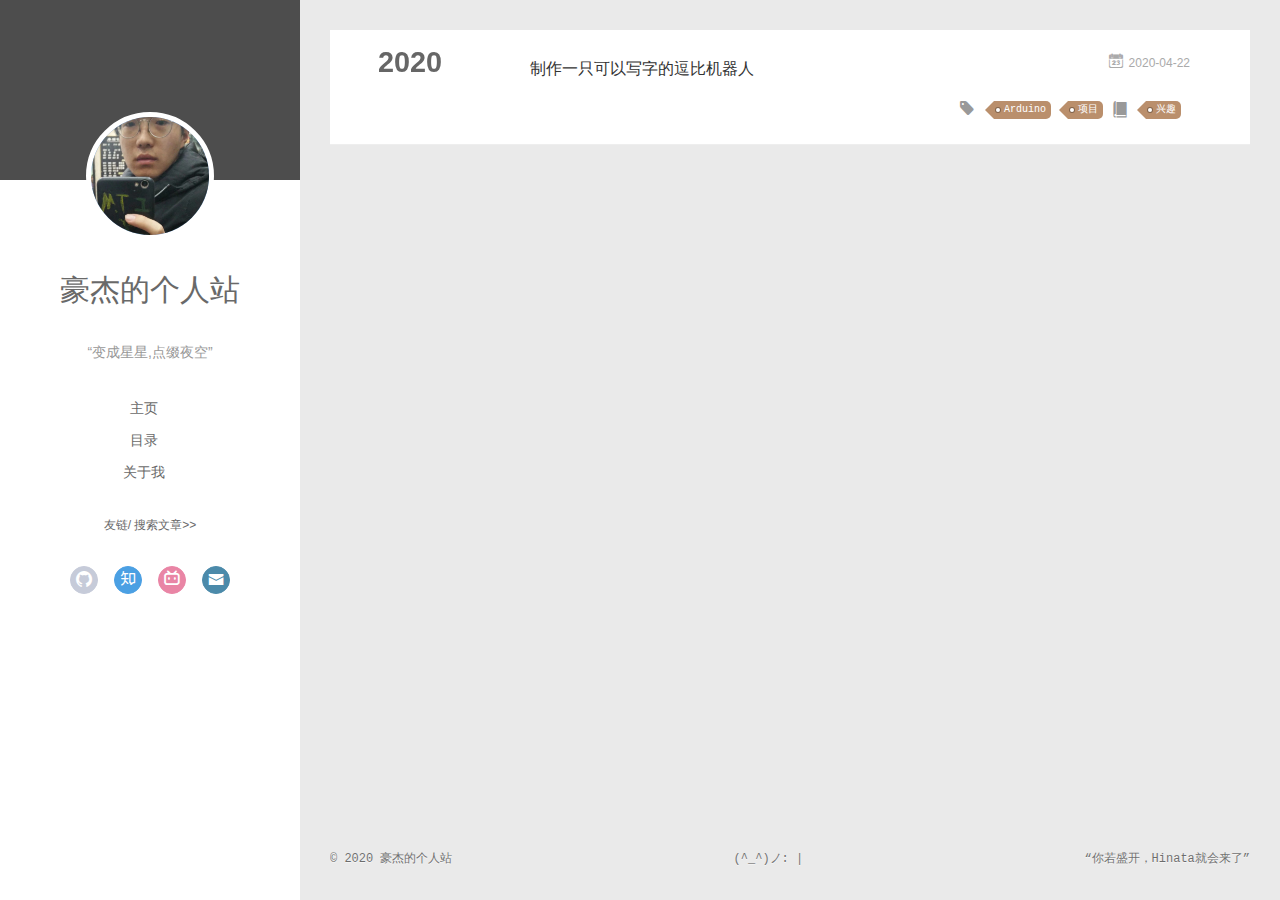
<file: categories/兴趣/index.html>
<!DOCTYPE html>
<html>
<head>
  <meta charset="utf-8">
  
  <meta name="renderer" content="webkit">
  <meta http-equiv="X-UA-Compatible" content="IE=edge" >
  <link rel="dns-prefetch" href="http://haojee.github.io">
  <title>Category: 兴趣 | 豪杰的个人站</title>
  <meta name="viewport" content="width=device-width, initial-scale=1, maximum-scale=1">
  <meta name="description" content="不定期分享一些我的想法和成果">
<meta property="og:type" content="website">
<meta property="og:title" content="豪杰的个人站">
<meta property="og:url" content="http://haojee.github.io/categories/%E5%85%B4%E8%B6%A3/index.html">
<meta property="og:site_name" content="豪杰的个人站">
<meta property="og:description" content="不定期分享一些我的想法和成果">
<meta property="og:locale" content="zh_CH">
<meta property="article:author" content="豪杰的个人站">
<meta name="twitter:card" content="summary">
  
    <link rel="alternative" href="/atom.xml" title="豪杰的个人站" type="application/atom+xml">
  
  
    <link rel="icon" href="/favicon.png">
  
  <link rel="stylesheet" type="text/css" href="/./main.0cf68a.css">
  <style type="text/css">
  
    #container.show {
      background: linear-gradient(200deg,#a0cfe4,#e8c37e);
    }
  </style>
  

  

<meta name="generator" content="Hexo 4.2.0"></head>

<body>
  <div id="container" q-class="show:isCtnShow">
    <canvas id="anm-canvas" class="anm-canvas"></canvas>
    <div class="left-col" q-class="show:isShow">
      
<div class="overlay" style="background: #4d4d4d"></div>
<div class="intrude-less">
	<header id="header" class="inner">
		<a href="" class="profilepic">
			<img src="/assets/img/avatar.jpg" class="js-avatar">
		</a>
		<hgroup>
		  <h1 class="header-author"><a href="">豪杰的个人站</a></h1>
		</hgroup>
		
		<p class="header-subtitle">“变成星星,点缀夜空”</p>
		

		<nav class="header-menu">
			<ul>
			
				<li><a href="/">主页</a></li>
	        
				<li><a href="/archives">目录</a></li>
	        
				<li><a href="/about">关于我</a></li>
	        
			</ul>
		</nav>
		<nav class="header-smart-menu">
    		
    			
            
    			
    			<a q-on="click: openSlider(e, 'friends')" href="javascript:void(0)">友链</a>
    			
            
    			
    			<a q-on="click: openSlider(e, 'innerArchive')" href="javascript:void(0)">搜索文章&gt;&gt;</a>
    			
            
		</nav>
		<nav class="header-nav">
			<div class="social">
				
					<a class="github" target="_blank" href="https://github.com/HaoJee" title="github"><i class="icon-github"></i></a>
		        
					<a class="zhihu" target="_blank" href="https://www.zhihu.com/people/ji-hao-jie-22" title="zhihu"><i class="icon-zhihu"></i></a>
		        
					<a class="bilibili" target="_blank" href="https://space.bilibili.com/341173732" title="bilibili"><i class="icon-bilibili"></i></a>
		        
					<a class="mail" target="_blank" href="mailto:1016988751@qq.com" title="mail"><i class="icon-mail"></i></a>
		        
			</div>
		</nav>
	</header>		
</div>

    </div>
    <div class="mid-col" q-class="show:isShow,hide:isShow|isFalse">
      
<nav id="mobile-nav">
  	<div class="overlay js-overlay" style="background: #4d4d4d"></div>
	<div class="btnctn js-mobile-btnctn">
  		<div class="slider-trigger list" q-on="click: openSlider(e)"><i class="icon icon-sort"></i></div>
	</div>
	<div class="intrude-less">
		<header id="header" class="inner">
			<div class="profilepic">
				<img src="/assets/img/avatar.jpg" class="js-avatar">
			</div>
			<hgroup>
			  <h1 class="header-author js-header-author">豪杰的个人站</h1>
			</hgroup>
			
			<p class="header-subtitle"><i class="icon icon-quo-left"></i>“变成星星,点缀夜空”<i class="icon icon-quo-right"></i></p>
			
			
			
				
			
				
			
				
			
			
			
			<nav class="header-nav">
				<div class="social">
					
						<a class="github" target="_blank" href="https://github.com/HaoJee" title="github"><i class="icon-github"></i></a>
			        
						<a class="zhihu" target="_blank" href="https://www.zhihu.com/people/ji-hao-jie-22" title="zhihu"><i class="icon-zhihu"></i></a>
			        
						<a class="bilibili" target="_blank" href="https://space.bilibili.com/341173732" title="bilibili"><i class="icon-bilibili"></i></a>
			        
						<a class="mail" target="_blank" href="mailto:1016988751@qq.com" title="mail"><i class="icon-mail"></i></a>
			        
				</div>
			</nav>

			<nav class="header-menu js-header-menu">
				<ul style="width: 70%">
				
				
					<li style="width: 33.333333333333336%"><a href="/">主页</a></li>
		        
					<li style="width: 33.333333333333336%"><a href="/archives">目录</a></li>
		        
					<li style="width: 33.333333333333336%"><a href="/about">关于我</a></li>
		        
				</ul>
			</nav>
		</header>				
	</div>
	<div class="mobile-mask" style="display:none" q-show="isShow"></div>
</nav>

      <div id="wrapper" class="body-wrap">
        <div class="menu-l">
          <div class="canvas-wrap">
            <canvas data-colors="#eaeaea" data-sectionHeight="100" data-contentId="js-content" id="myCanvas1" class="anm-canvas"></canvas>
          </div>
          <div id="js-content" class="content-ll">
            
  
  
    
    
      
      
      <section class="archives-wrap">
        <div class="archive-year-wrap">
          <a href="/archives/2020" class="archive-year">2020</a>
        </div>
        <div class="archives">
    
    <article class="archive-article archive-type-post">
  <div class="archive-article-inner">
    <header class="archive-article-header">
      	<div class="article-meta">
	      	<a href="/42.html" class="archive-article-date">
  	<time datetime="2020-04-22T10:35:22.000Z" itemprop="datePublished"><i class="icon-calendar icon"></i>2020-04-22</time>
</a>
        </div>
    	 
  
    <h1 itemprop="name">
      <a class="archive-article-title" href="/42.html">制作一只可以写字的逗比机器人</a>
    </h1>
  

        <div class="article-info info-on-right">
          
	<div class="article-tag tagcloud">
		<i class="icon-price-tags icon"></i>
		<ul class="article-tag-list">
			 
        		<li class="article-tag-list-item">
        			<a href="javascript:void(0)" class="js-tag article-tag-list-link color3">Arduino</a>
        		</li>
      		 
        		<li class="article-tag-list-item">
        			<a href="javascript:void(0)" class="js-tag article-tag-list-link color3">项目</a>
        		</li>
      		
		</ul>
	</div>

          
	<div class="article-category tagcloud">
		<i class="icon-book icon"></i>
		<ul class="article-tag-list">
			 
        		<li class="article-tag-list-item">
        			<a href="/categories/兴趣//" class="article-tag-list-link color3">兴趣</a>
        		</li>
      		
		</ul>
	</div>


        </div>
        <div class="clearfix"></div>
    </header>
  </div>
</article>
  
  
    </div></section>
  

    


          </div>
        </div>
      </div>
      <footer id="footer">
  <div class="outer">
    <div id="footer-info">
    	<div class="footer-left">
    		&copy; 2020 豪杰的个人站
    	</div>
		
					<span id="busuanzi_container_site_pv">
						(^_^)ノ: <span id="busuanzi_value_site_pv"></span> |
					</span>
					<span id="busuanzi_container_site_uv">
						 <span id="busuanzi_value_site_uv"></span>
					</span>
		
      	<div class="footer-right">
			“你若盛开，Hinata就会来了”
      		<!--<a href="http://hexo.io/" target="_blank">Hexo</a>  Theme <a href="https://github.com/litten/hexo-theme-yilia" target="_blank">Yilia</a> by Litten
			-->
		</div>
    </div>
  </div>
</footer>
<script async src="//busuanzi.ibruce.info/busuanzi/2.3/busuanzi.pure.mini.js"></script>
    </div>
    <script>
	var yiliaConfig = {
		mathjax: false,
		isHome: false,
		isPost: false,
		isArchive: false,
		isTag: false,
		isCategory: true,
		open_in_new: false,
		toc_hide_index: true,
		root: "/",
		innerArchive: true,
		showTags: false
	}
</script>

<script>!function(t){function n(e){if(r[e])return r[e].exports;var i=r[e]={exports:{},id:e,loaded:!1};return t[e].call(i.exports,i,i.exports,n),i.loaded=!0,i.exports}var r={};n.m=t,n.c=r,n.p="./",n(0)}([function(t,n,r){r(195),t.exports=r(191)},function(t,n,r){var e=r(3),i=r(52),o=r(27),u=r(28),c=r(53),f="prototype",a=function(t,n,r){var s,l,h,v,p=t&a.F,d=t&a.G,y=t&a.S,g=t&a.P,b=t&a.B,m=d?e:y?e[n]||(e[n]={}):(e[n]||{})[f],x=d?i:i[n]||(i[n]={}),w=x[f]||(x[f]={});d&&(r=n);for(s in r)l=!p&&m&&void 0!==m[s],h=(l?m:r)[s],v=b&&l?c(h,e):g&&"function"==typeof h?c(Function.call,h):h,m&&u(m,s,h,t&a.U),x[s]!=h&&o(x,s,v),g&&w[s]!=h&&(w[s]=h)};e.core=i,a.F=1,a.G=2,a.S=4,a.P=8,a.B=16,a.W=32,a.U=64,a.R=128,t.exports=a},function(t,n,r){var e=r(6);t.exports=function(t){if(!e(t))throw TypeError(t+" is not an object!");return t}},function(t,n){var r=t.exports="undefined"!=typeof window&&window.Math==Math?window:"undefined"!=typeof self&&self.Math==Math?self:Function("return this")();"number"==typeof __g&&(__g=r)},function(t,n){t.exports=function(t){try{return!!t()}catch(t){return!0}}},function(t,n){var r=t.exports="undefined"!=typeof window&&window.Math==Math?window:"undefined"!=typeof self&&self.Math==Math?self:Function("return this")();"number"==typeof __g&&(__g=r)},function(t,n){t.exports=function(t){return"object"==typeof t?null!==t:"function"==typeof t}},function(t,n,r){var e=r(126)("wks"),i=r(76),o=r(3).Symbol,u="function"==typeof o;(t.exports=function(t){return e[t]||(e[t]=u&&o[t]||(u?o:i)("Symbol."+t))}).store=e},function(t,n){var r={}.hasOwnProperty;t.exports=function(t,n){return r.call(t,n)}},function(t,n,r){var e=r(94),i=r(33);t.exports=function(t){return e(i(t))}},function(t,n,r){t.exports=!r(4)(function(){return 7!=Object.defineProperty({},"a",{get:function(){return 7}}).a})},function(t,n,r){var e=r(2),i=r(167),o=r(50),u=Object.defineProperty;n.f=r(10)?Object.defineProperty:function(t,n,r){if(e(t),n=o(n,!0),e(r),i)try{return u(t,n,r)}catch(t){}if("get"in r||"set"in r)throw TypeError("Accessors not supported!");return"value"in r&&(t[n]=r.value),t}},function(t,n,r){t.exports=!r(18)(function(){return 7!=Object.defineProperty({},"a",{get:function(){return 7}}).a})},function(t,n,r){var e=r(14),i=r(22);t.exports=r(12)?function(t,n,r){return e.f(t,n,i(1,r))}:function(t,n,r){return t[n]=r,t}},function(t,n,r){var e=r(20),i=r(58),o=r(42),u=Object.defineProperty;n.f=r(12)?Object.defineProperty:function(t,n,r){if(e(t),n=o(n,!0),e(r),i)try{return u(t,n,r)}catch(t){}if("get"in r||"set"in r)throw TypeError("Accessors not supported!");return"value"in r&&(t[n]=r.value),t}},function(t,n,r){var e=r(40)("wks"),i=r(23),o=r(5).Symbol,u="function"==typeof o;(t.exports=function(t){return e[t]||(e[t]=u&&o[t]||(u?o:i)("Symbol."+t))}).store=e},function(t,n,r){var e=r(67),i=Math.min;t.exports=function(t){return t>0?i(e(t),9007199254740991):0}},function(t,n,r){var e=r(46);t.exports=function(t){return Object(e(t))}},function(t,n){t.exports=function(t){try{return!!t()}catch(t){return!0}}},function(t,n,r){var e=r(63),i=r(34);t.exports=Object.keys||function(t){return e(t,i)}},function(t,n,r){var e=r(21);t.exports=function(t){if(!e(t))throw TypeError(t+" is not an object!");return t}},function(t,n){t.exports=function(t){return"object"==typeof t?null!==t:"function"==typeof t}},function(t,n){t.exports=function(t,n){return{enumerable:!(1&t),configurable:!(2&t),writable:!(4&t),value:n}}},function(t,n){var r=0,e=Math.random();t.exports=function(t){return"Symbol(".concat(void 0===t?"":t,")_",(++r+e).toString(36))}},function(t,n){var r={}.hasOwnProperty;t.exports=function(t,n){return r.call(t,n)}},function(t,n){var r=t.exports={version:"2.4.0"};"number"==typeof __e&&(__e=r)},function(t,n){t.exports=function(t){if("function"!=typeof t)throw TypeError(t+" is not a function!");return t}},function(t,n,r){var e=r(11),i=r(66);t.exports=r(10)?function(t,n,r){return e.f(t,n,i(1,r))}:function(t,n,r){return t[n]=r,t}},function(t,n,r){var e=r(3),i=r(27),o=r(24),u=r(76)("src"),c="toString",f=Function[c],a=(""+f).split(c);r(52).inspectSource=function(t){return f.call(t)},(t.exports=function(t,n,r,c){var f="function"==typeof r;f&&(o(r,"name")||i(r,"name",n)),t[n]!==r&&(f&&(o(r,u)||i(r,u,t[n]?""+t[n]:a.join(String(n)))),t===e?t[n]=r:c?t[n]?t[n]=r:i(t,n,r):(delete t[n],i(t,n,r)))})(Function.prototype,c,function(){return"function"==typeof this&&this[u]||f.call(this)})},function(t,n,r){var e=r(1),i=r(4),o=r(46),u=function(t,n,r,e){var i=String(o(t)),u="<"+n;return""!==r&&(u+=" "+r+'="'+String(e).replace(/"/g,"&quot;")+'"'),u+">"+i+"</"+n+">"};t.exports=function(t,n){var r={};r[t]=n(u),e(e.P+e.F*i(function(){var n=""[t]('"');return n!==n.toLowerCase()||n.split('"').length>3}),"String",r)}},function(t,n,r){var e=r(115),i=r(46);t.exports=function(t){return e(i(t))}},function(t,n,r){var e=r(116),i=r(66),o=r(30),u=r(50),c=r(24),f=r(167),a=Object.getOwnPropertyDescriptor;n.f=r(10)?a:function(t,n){if(t=o(t),n=u(n,!0),f)try{return a(t,n)}catch(t){}if(c(t,n))return i(!e.f.call(t,n),t[n])}},function(t,n,r){var e=r(24),i=r(17),o=r(145)("IE_PROTO"),u=Object.prototype;t.exports=Object.getPrototypeOf||function(t){return t=i(t),e(t,o)?t[o]:"function"==typeof t.constructor&&t instanceof t.constructor?t.constructor.prototype:t instanceof Object?u:null}},function(t,n){t.exports=function(t){if(void 0==t)throw TypeError("Can't call method on  "+t);return t}},function(t,n){t.exports="constructor,hasOwnProperty,isPrototypeOf,propertyIsEnumerable,toLocaleString,toString,valueOf".split(",")},function(t,n){t.exports={}},function(t,n){t.exports=!0},function(t,n){n.f={}.propertyIsEnumerable},function(t,n,r){var e=r(14).f,i=r(8),o=r(15)("toStringTag");t.exports=function(t,n,r){t&&!i(t=r?t:t.prototype,o)&&e(t,o,{configurable:!0,value:n})}},function(t,n,r){var e=r(40)("keys"),i=r(23);t.exports=function(t){return e[t]||(e[t]=i(t))}},function(t,n,r){var e=r(5),i="__core-js_shared__",o=e[i]||(e[i]={});t.exports=function(t){return o[t]||(o[t]={})}},function(t,n){var r=Math.ceil,e=Math.floor;t.exports=function(t){return isNaN(t=+t)?0:(t>0?e:r)(t)}},function(t,n,r){var e=r(21);t.exports=function(t,n){if(!e(t))return t;var r,i;if(n&&"function"==typeof(r=t.toString)&&!e(i=r.call(t)))return i;if("function"==typeof(r=t.valueOf)&&!e(i=r.call(t)))return i;if(!n&&"function"==typeof(r=t.toString)&&!e(i=r.call(t)))return i;throw TypeError("Can't convert object to primitive value")}},function(t,n,r){var e=r(5),i=r(25),o=r(36),u=r(44),c=r(14).f;t.exports=function(t){var n=i.Symbol||(i.Symbol=o?{}:e.Symbol||{});"_"==t.charAt(0)||t in n||c(n,t,{value:u.f(t)})}},function(t,n,r){n.f=r(15)},function(t,n){var r={}.toString;t.exports=function(t){return r.call(t).slice(8,-1)}},function(t,n){t.exports=function(t){if(void 0==t)throw TypeError("Can't call method on  "+t);return t}},function(t,n,r){var e=r(4);t.exports=function(t,n){return!!t&&e(function(){n?t.call(null,function(){},1):t.call(null)})}},function(t,n,r){var e=r(53),i=r(115),o=r(17),u=r(16),c=r(203);t.exports=function(t,n){var r=1==t,f=2==t,a=3==t,s=4==t,l=6==t,h=5==t||l,v=n||c;return function(n,c,p){for(var d,y,g=o(n),b=i(g),m=e(c,p,3),x=u(b.length),w=0,S=r?v(n,x):f?v(n,0):void 0;x>w;w++)if((h||w in b)&&(d=b[w],y=m(d,w,g),t))if(r)S[w]=y;else if(y)switch(t){case 3:return!0;case 5:return d;case 6:return w;case 2:S.push(d)}else if(s)return!1;return l?-1:a||s?s:S}}},function(t,n,r){var e=r(1),i=r(52),o=r(4);t.exports=function(t,n){var r=(i.Object||{})[t]||Object[t],u={};u[t]=n(r),e(e.S+e.F*o(function(){r(1)}),"Object",u)}},function(t,n,r){var e=r(6);t.exports=function(t,n){if(!e(t))return t;var r,i;if(n&&"function"==typeof(r=t.toString)&&!e(i=r.call(t)))return i;if("function"==typeof(r=t.valueOf)&&!e(i=r.call(t)))return i;if(!n&&"function"==typeof(r=t.toString)&&!e(i=r.call(t)))return i;throw TypeError("Can't convert object to primitive value")}},function(t,n,r){var e=r(5),i=r(25),o=r(91),u=r(13),c="prototype",f=function(t,n,r){var a,s,l,h=t&f.F,v=t&f.G,p=t&f.S,d=t&f.P,y=t&f.B,g=t&f.W,b=v?i:i[n]||(i[n]={}),m=b[c],x=v?e:p?e[n]:(e[n]||{})[c];v&&(r=n);for(a in r)(s=!h&&x&&void 0!==x[a])&&a in b||(l=s?x[a]:r[a],b[a]=v&&"function"!=typeof x[a]?r[a]:y&&s?o(l,e):g&&x[a]==l?function(t){var n=function(n,r,e){if(this instanceof t){switch(arguments.length){case 0:return new t;case 1:return new t(n);case 2:return new t(n,r)}return new t(n,r,e)}return t.apply(this,arguments)};return n[c]=t[c],n}(l):d&&"function"==typeof l?o(Function.call,l):l,d&&((b.virtual||(b.virtual={}))[a]=l,t&f.R&&m&&!m[a]&&u(m,a,l)))};f.F=1,f.G=2,f.S=4,f.P=8,f.B=16,f.W=32,f.U=64,f.R=128,t.exports=f},function(t,n){var r=t.exports={version:"2.4.0"};"number"==typeof __e&&(__e=r)},function(t,n,r){var e=r(26);t.exports=function(t,n,r){if(e(t),void 0===n)return t;switch(r){case 1:return function(r){return t.call(n,r)};case 2:return function(r,e){return t.call(n,r,e)};case 3:return function(r,e,i){return t.call(n,r,e,i)}}return function(){return t.apply(n,arguments)}}},function(t,n,r){var e=r(183),i=r(1),o=r(126)("metadata"),u=o.store||(o.store=new(r(186))),c=function(t,n,r){var i=u.get(t);if(!i){if(!r)return;u.set(t,i=new e)}var o=i.get(n);if(!o){if(!r)return;i.set(n,o=new e)}return o},f=function(t,n,r){var e=c(n,r,!1);return void 0!==e&&e.has(t)},a=function(t,n,r){var e=c(n,r,!1);return void 0===e?void 0:e.get(t)},s=function(t,n,r,e){c(r,e,!0).set(t,n)},l=function(t,n){var r=c(t,n,!1),e=[];return r&&r.forEach(function(t,n){e.push(n)}),e},h=function(t){return void 0===t||"symbol"==typeof t?t:String(t)},v=function(t){i(i.S,"Reflect",t)};t.exports={store:u,map:c,has:f,get:a,set:s,keys:l,key:h,exp:v}},function(t,n,r){"use strict";if(r(10)){var e=r(69),i=r(3),o=r(4),u=r(1),c=r(127),f=r(152),a=r(53),s=r(68),l=r(66),h=r(27),v=r(73),p=r(67),d=r(16),y=r(75),g=r(50),b=r(24),m=r(180),x=r(114),w=r(6),S=r(17),_=r(137),O=r(70),E=r(32),P=r(71).f,j=r(154),F=r(76),M=r(7),A=r(48),N=r(117),T=r(146),I=r(155),k=r(80),L=r(123),R=r(74),C=r(130),D=r(160),U=r(11),W=r(31),G=U.f,B=W.f,V=i.RangeError,z=i.TypeError,q=i.Uint8Array,K="ArrayBuffer",J="Shared"+K,Y="BYTES_PER_ELEMENT",H="prototype",$=Array[H],X=f.ArrayBuffer,Q=f.DataView,Z=A(0),tt=A(2),nt=A(3),rt=A(4),et=A(5),it=A(6),ot=N(!0),ut=N(!1),ct=I.values,ft=I.keys,at=I.entries,st=$.lastIndexOf,lt=$.reduce,ht=$.reduceRight,vt=$.join,pt=$.sort,dt=$.slice,yt=$.toString,gt=$.toLocaleString,bt=M("iterator"),mt=M("toStringTag"),xt=F("typed_constructor"),wt=F("def_constructor"),St=c.CONSTR,_t=c.TYPED,Ot=c.VIEW,Et="Wrong length!",Pt=A(1,function(t,n){return Tt(T(t,t[wt]),n)}),jt=o(function(){return 1===new q(new Uint16Array([1]).buffer)[0]}),Ft=!!q&&!!q[H].set&&o(function(){new q(1).set({})}),Mt=function(t,n){if(void 0===t)throw z(Et);var r=+t,e=d(t);if(n&&!m(r,e))throw V(Et);return e},At=function(t,n){var r=p(t);if(r<0||r%n)throw V("Wrong offset!");return r},Nt=function(t){if(w(t)&&_t in t)return t;throw z(t+" is not a typed array!")},Tt=function(t,n){if(!(w(t)&&xt in t))throw z("It is not a typed array constructor!");return new t(n)},It=function(t,n){return kt(T(t,t[wt]),n)},kt=function(t,n){for(var r=0,e=n.length,i=Tt(t,e);e>r;)i[r]=n[r++];return i},Lt=function(t,n,r){G(t,n,{get:function(){return this._d[r]}})},Rt=function(t){var n,r,e,i,o,u,c=S(t),f=arguments.length,s=f>1?arguments[1]:void 0,l=void 0!==s,h=j(c);if(void 0!=h&&!_(h)){for(u=h.call(c),e=[],n=0;!(o=u.next()).done;n++)e.push(o.value);c=e}for(l&&f>2&&(s=a(s,arguments[2],2)),n=0,r=d(c.length),i=Tt(this,r);r>n;n++)i[n]=l?s(c[n],n):c[n];return i},Ct=function(){for(var t=0,n=arguments.length,r=Tt(this,n);n>t;)r[t]=arguments[t++];return r},Dt=!!q&&o(function(){gt.call(new q(1))}),Ut=function(){return gt.apply(Dt?dt.call(Nt(this)):Nt(this),arguments)},Wt={copyWithin:function(t,n){return D.call(Nt(this),t,n,arguments.length>2?arguments[2]:void 0)},every:function(t){return rt(Nt(this),t,arguments.length>1?arguments[1]:void 0)},fill:function(t){return C.apply(Nt(this),arguments)},filter:function(t){return It(this,tt(Nt(this),t,arguments.length>1?arguments[1]:void 0))},find:function(t){return et(Nt(this),t,arguments.length>1?arguments[1]:void 0)},findIndex:function(t){return it(Nt(this),t,arguments.length>1?arguments[1]:void 0)},forEach:function(t){Z(Nt(this),t,arguments.length>1?arguments[1]:void 0)},indexOf:function(t){return ut(Nt(this),t,arguments.length>1?arguments[1]:void 0)},includes:function(t){return ot(Nt(this),t,arguments.length>1?arguments[1]:void 0)},join:function(t){return vt.apply(Nt(this),arguments)},lastIndexOf:function(t){return st.apply(Nt(this),arguments)},map:function(t){return Pt(Nt(this),t,arguments.length>1?arguments[1]:void 0)},reduce:function(t){return lt.apply(Nt(this),arguments)},reduceRight:function(t){return ht.apply(Nt(this),arguments)},reverse:function(){for(var t,n=this,r=Nt(n).length,e=Math.floor(r/2),i=0;i<e;)t=n[i],n[i++]=n[--r],n[r]=t;return n},some:function(t){return nt(Nt(this),t,arguments.length>1?arguments[1]:void 0)},sort:function(t){return pt.call(Nt(this),t)},subarray:function(t,n){var r=Nt(this),e=r.length,i=y(t,e);return new(T(r,r[wt]))(r.buffer,r.byteOffset+i*r.BYTES_PER_ELEMENT,d((void 0===n?e:y(n,e))-i))}},Gt=function(t,n){return It(this,dt.call(Nt(this),t,n))},Bt=function(t){Nt(this);var n=At(arguments[1],1),r=this.length,e=S(t),i=d(e.length),o=0;if(i+n>r)throw V(Et);for(;o<i;)this[n+o]=e[o++]},Vt={entries:function(){return at.call(Nt(this))},keys:function(){return ft.call(Nt(this))},values:function(){return ct.call(Nt(this))}},zt=function(t,n){return w(t)&&t[_t]&&"symbol"!=typeof n&&n in t&&String(+n)==String(n)},qt=function(t,n){return zt(t,n=g(n,!0))?l(2,t[n]):B(t,n)},Kt=function(t,n,r){return!(zt(t,n=g(n,!0))&&w(r)&&b(r,"value"))||b(r,"get")||b(r,"set")||r.configurable||b(r,"writable")&&!r.writable||b(r,"enumerable")&&!r.enumerable?G(t,n,r):(t[n]=r.value,t)};St||(W.f=qt,U.f=Kt),u(u.S+u.F*!St,"Object",{getOwnPropertyDescriptor:qt,defineProperty:Kt}),o(function(){yt.call({})})&&(yt=gt=function(){return vt.call(this)});var Jt=v({},Wt);v(Jt,Vt),h(Jt,bt,Vt.values),v(Jt,{slice:Gt,set:Bt,constructor:function(){},toString:yt,toLocaleString:Ut}),Lt(Jt,"buffer","b"),Lt(Jt,"byteOffset","o"),Lt(Jt,"byteLength","l"),Lt(Jt,"length","e"),G(Jt,mt,{get:function(){return this[_t]}}),t.exports=function(t,n,r,f){f=!!f;var a=t+(f?"Clamped":"")+"Array",l="Uint8Array"!=a,v="get"+t,p="set"+t,y=i[a],g=y||{},b=y&&E(y),m=!y||!c.ABV,S={},_=y&&y[H],j=function(t,r){var e=t._d;return e.v[v](r*n+e.o,jt)},F=function(t,r,e){var i=t._d;f&&(e=(e=Math.round(e))<0?0:e>255?255:255&e),i.v[p](r*n+i.o,e,jt)},M=function(t,n){G(t,n,{get:function(){return j(this,n)},set:function(t){return F(this,n,t)},enumerable:!0})};m?(y=r(function(t,r,e,i){s(t,y,a,"_d");var o,u,c,f,l=0,v=0;if(w(r)){if(!(r instanceof X||(f=x(r))==K||f==J))return _t in r?kt(y,r):Rt.call(y,r);o=r,v=At(e,n);var p=r.byteLength;if(void 0===i){if(p%n)throw V(Et);if((u=p-v)<0)throw V(Et)}else if((u=d(i)*n)+v>p)throw V(Et);c=u/n}else c=Mt(r,!0),u=c*n,o=new X(u);for(h(t,"_d",{b:o,o:v,l:u,e:c,v:new Q(o)});l<c;)M(t,l++)}),_=y[H]=O(Jt),h(_,"constructor",y)):L(function(t){new y(null),new y(t)},!0)||(y=r(function(t,r,e,i){s(t,y,a);var o;return w(r)?r instanceof X||(o=x(r))==K||o==J?void 0!==i?new g(r,At(e,n),i):void 0!==e?new g(r,At(e,n)):new g(r):_t in r?kt(y,r):Rt.call(y,r):new g(Mt(r,l))}),Z(b!==Function.prototype?P(g).concat(P(b)):P(g),function(t){t in y||h(y,t,g[t])}),y[H]=_,e||(_.constructor=y));var A=_[bt],N=!!A&&("values"==A.name||void 0==A.name),T=Vt.values;h(y,xt,!0),h(_,_t,a),h(_,Ot,!0),h(_,wt,y),(f?new y(1)[mt]==a:mt in _)||G(_,mt,{get:function(){return a}}),S[a]=y,u(u.G+u.W+u.F*(y!=g),S),u(u.S,a,{BYTES_PER_ELEMENT:n,from:Rt,of:Ct}),Y in _||h(_,Y,n),u(u.P,a,Wt),R(a),u(u.P+u.F*Ft,a,{set:Bt}),u(u.P+u.F*!N,a,Vt),u(u.P+u.F*(_.toString!=yt),a,{toString:yt}),u(u.P+u.F*o(function(){new y(1).slice()}),a,{slice:Gt}),u(u.P+u.F*(o(function(){return[1,2].toLocaleString()!=new y([1,2]).toLocaleString()})||!o(function(){_.toLocaleString.call([1,2])})),a,{toLocaleString:Ut}),k[a]=N?A:T,e||N||h(_,bt,T)}}else t.exports=function(){}},function(t,n){var r={}.toString;t.exports=function(t){return r.call(t).slice(8,-1)}},function(t,n,r){var e=r(21),i=r(5).document,o=e(i)&&e(i.createElement);t.exports=function(t){return o?i.createElement(t):{}}},function(t,n,r){t.exports=!r(12)&&!r(18)(function(){return 7!=Object.defineProperty(r(57)("div"),"a",{get:function(){return 7}}).a})},function(t,n,r){"use strict";var e=r(36),i=r(51),o=r(64),u=r(13),c=r(8),f=r(35),a=r(96),s=r(38),l=r(103),h=r(15)("iterator"),v=!([].keys&&"next"in[].keys()),p="keys",d="values",y=function(){return this};t.exports=function(t,n,r,g,b,m,x){a(r,n,g);var w,S,_,O=function(t){if(!v&&t in F)return F[t];switch(t){case p:case d:return function(){return new r(this,t)}}return function(){return new r(this,t)}},E=n+" Iterator",P=b==d,j=!1,F=t.prototype,M=F[h]||F["@@iterator"]||b&&F[b],A=M||O(b),N=b?P?O("entries"):A:void 0,T="Array"==n?F.entries||M:M;if(T&&(_=l(T.call(new t)))!==Object.prototype&&(s(_,E,!0),e||c(_,h)||u(_,h,y)),P&&M&&M.name!==d&&(j=!0,A=function(){return M.call(this)}),e&&!x||!v&&!j&&F[h]||u(F,h,A),f[n]=A,f[E]=y,b)if(w={values:P?A:O(d),keys:m?A:O(p),entries:N},x)for(S in w)S in F||o(F,S,w[S]);else i(i.P+i.F*(v||j),n,w);return w}},function(t,n,r){var e=r(20),i=r(100),o=r(34),u=r(39)("IE_PROTO"),c=function(){},f="prototype",a=function(){var t,n=r(57)("iframe"),e=o.length;for(n.style.display="none",r(93).appendChild(n),n.src="javascript:",t=n.contentWindow.document,t.open(),t.write("<script>document.F=Object<\/script>"),t.close(),a=t.F;e--;)delete a[f][o[e]];return a()};t.exports=Object.create||function(t,n){var r;return null!==t?(c[f]=e(t),r=new c,c[f]=null,r[u]=t):r=a(),void 0===n?r:i(r,n)}},function(t,n,r){var e=r(63),i=r(34).concat("length","prototype");n.f=Object.getOwnPropertyNames||function(t){return e(t,i)}},function(t,n){n.f=Object.getOwnPropertySymbols},function(t,n,r){var e=r(8),i=r(9),o=r(90)(!1),u=r(39)("IE_PROTO");t.exports=function(t,n){var r,c=i(t),f=0,a=[];for(r in c)r!=u&&e(c,r)&&a.push(r);for(;n.length>f;)e(c,r=n[f++])&&(~o(a,r)||a.push(r));return a}},function(t,n,r){t.exports=r(13)},function(t,n,r){var e=r(76)("meta"),i=r(6),o=r(24),u=r(11).f,c=0,f=Object.isExtensible||function(){return!0},a=!r(4)(function(){return f(Object.preventExtensions({}))}),s=function(t){u(t,e,{value:{i:"O"+ ++c,w:{}}})},l=function(t,n){if(!i(t))return"symbol"==typeof t?t:("string"==typeof t?"S":"P")+t;if(!o(t,e)){if(!f(t))return"F";if(!n)return"E";s(t)}return t[e].i},h=function(t,n){if(!o(t,e)){if(!f(t))return!0;if(!n)return!1;s(t)}return t[e].w},v=function(t){return a&&p.NEED&&f(t)&&!o(t,e)&&s(t),t},p=t.exports={KEY:e,NEED:!1,fastKey:l,getWeak:h,onFreeze:v}},function(t,n){t.exports=function(t,n){return{enumerable:!(1&t),configurable:!(2&t),writable:!(4&t),value:n}}},function(t,n){var r=Math.ceil,e=Math.floor;t.exports=function(t){return isNaN(t=+t)?0:(t>0?e:r)(t)}},function(t,n){t.exports=function(t,n,r,e){if(!(t instanceof n)||void 0!==e&&e in t)throw TypeError(r+": incorrect invocation!");return t}},function(t,n){t.exports=!1},function(t,n,r){var e=r(2),i=r(173),o=r(133),u=r(145)("IE_PROTO"),c=function(){},f="prototype",a=function(){var t,n=r(132)("iframe"),e=o.length;for(n.style.display="none",r(135).appendChild(n),n.src="javascript:",t=n.contentWindow.document,t.open(),t.write("<script>document.F=Object<\/script>"),t.close(),a=t.F;e--;)delete a[f][o[e]];return a()};t.exports=Object.create||function(t,n){var r;return null!==t?(c[f]=e(t),r=new c,c[f]=null,r[u]=t):r=a(),void 0===n?r:i(r,n)}},function(t,n,r){var e=r(175),i=r(133).concat("length","prototype");n.f=Object.getOwnPropertyNames||function(t){return e(t,i)}},function(t,n,r){var e=r(175),i=r(133);t.exports=Object.keys||function(t){return e(t,i)}},function(t,n,r){var e=r(28);t.exports=function(t,n,r){for(var i in n)e(t,i,n[i],r);return t}},function(t,n,r){"use strict";var e=r(3),i=r(11),o=r(10),u=r(7)("species");t.exports=function(t){var n=e[t];o&&n&&!n[u]&&i.f(n,u,{configurable:!0,get:function(){return this}})}},function(t,n,r){var e=r(67),i=Math.max,o=Math.min;t.exports=function(t,n){return t=e(t),t<0?i(t+n,0):o(t,n)}},function(t,n){var r=0,e=Math.random();t.exports=function(t){return"Symbol(".concat(void 0===t?"":t,")_",(++r+e).toString(36))}},function(t,n,r){var e=r(33);t.exports=function(t){return Object(e(t))}},function(t,n,r){var e=r(7)("unscopables"),i=Array.prototype;void 0==i[e]&&r(27)(i,e,{}),t.exports=function(t){i[e][t]=!0}},function(t,n,r){var e=r(53),i=r(169),o=r(137),u=r(2),c=r(16),f=r(154),a={},s={},n=t.exports=function(t,n,r,l,h){var v,p,d,y,g=h?function(){return t}:f(t),b=e(r,l,n?2:1),m=0;if("function"!=typeof g)throw TypeError(t+" is not iterable!");if(o(g)){for(v=c(t.length);v>m;m++)if((y=n?b(u(p=t[m])[0],p[1]):b(t[m]))===a||y===s)return y}else for(d=g.call(t);!(p=d.next()).done;)if((y=i(d,b,p.value,n))===a||y===s)return y};n.BREAK=a,n.RETURN=s},function(t,n){t.exports={}},function(t,n,r){var e=r(11).f,i=r(24),o=r(7)("toStringTag");t.exports=function(t,n,r){t&&!i(t=r?t:t.prototype,o)&&e(t,o,{configurable:!0,value:n})}},function(t,n,r){var e=r(1),i=r(46),o=r(4),u=r(150),c="["+u+"]",f="​",a=RegExp("^"+c+c+"*"),s=RegExp(c+c+"*$"),l=function(t,n,r){var i={},c=o(function(){return!!u[t]()||f[t]()!=f}),a=i[t]=c?n(h):u[t];r&&(i[r]=a),e(e.P+e.F*c,"String",i)},h=l.trim=function(t,n){return t=String(i(t)),1&n&&(t=t.replace(a,"")),2&n&&(t=t.replace(s,"")),t};t.exports=l},function(t,n,r){t.exports={default:r(86),__esModule:!0}},function(t,n,r){t.exports={default:r(87),__esModule:!0}},function(t,n,r){"use strict";function e(t){return t&&t.__esModule?t:{default:t}}n.__esModule=!0;var i=r(84),o=e(i),u=r(83),c=e(u),f="function"==typeof c.default&&"symbol"==typeof o.default?function(t){return typeof t}:function(t){return t&&"function"==typeof c.default&&t.constructor===c.default&&t!==c.default.prototype?"symbol":typeof t};n.default="function"==typeof c.default&&"symbol"===f(o.default)?function(t){return void 0===t?"undefined":f(t)}:function(t){return t&&"function"==typeof c.default&&t.constructor===c.default&&t!==c.default.prototype?"symbol":void 0===t?"undefined":f(t)}},function(t,n,r){r(110),r(108),r(111),r(112),t.exports=r(25).Symbol},function(t,n,r){r(109),r(113),t.exports=r(44).f("iterator")},function(t,n){t.exports=function(t){if("function"!=typeof t)throw TypeError(t+" is not a function!");return t}},function(t,n){t.exports=function(){}},function(t,n,r){var e=r(9),i=r(106),o=r(105);t.exports=function(t){return function(n,r,u){var c,f=e(n),a=i(f.length),s=o(u,a);if(t&&r!=r){for(;a>s;)if((c=f[s++])!=c)return!0}else for(;a>s;s++)if((t||s in f)&&f[s]===r)return t||s||0;return!t&&-1}}},function(t,n,r){var e=r(88);t.exports=function(t,n,r){if(e(t),void 0===n)return t;switch(r){case 1:return function(r){return t.call(n,r)};case 2:return function(r,e){return t.call(n,r,e)};case 3:return function(r,e,i){return t.call(n,r,e,i)}}return function(){return t.apply(n,arguments)}}},function(t,n,r){var e=r(19),i=r(62),o=r(37);t.exports=function(t){var n=e(t),r=i.f;if(r)for(var u,c=r(t),f=o.f,a=0;c.length>a;)f.call(t,u=c[a++])&&n.push(u);return n}},function(t,n,r){t.exports=r(5).document&&document.documentElement},function(t,n,r){var e=r(56);t.exports=Object("z").propertyIsEnumerable(0)?Object:function(t){return"String"==e(t)?t.split(""):Object(t)}},function(t,n,r){var e=r(56);t.exports=Array.isArray||function(t){return"Array"==e(t)}},function(t,n,r){"use strict";var e=r(60),i=r(22),o=r(38),u={};r(13)(u,r(15)("iterator"),function(){return this}),t.exports=function(t,n,r){t.prototype=e(u,{next:i(1,r)}),o(t,n+" Iterator")}},function(t,n){t.exports=function(t,n){return{value:n,done:!!t}}},function(t,n,r){var e=r(19),i=r(9);t.exports=function(t,n){for(var r,o=i(t),u=e(o),c=u.length,f=0;c>f;)if(o[r=u[f++]]===n)return r}},function(t,n,r){var e=r(23)("meta"),i=r(21),o=r(8),u=r(14).f,c=0,f=Object.isExtensible||function(){return!0},a=!r(18)(function(){return f(Object.preventExtensions({}))}),s=function(t){u(t,e,{value:{i:"O"+ ++c,w:{}}})},l=function(t,n){if(!i(t))return"symbol"==typeof t?t:("string"==typeof t?"S":"P")+t;if(!o(t,e)){if(!f(t))return"F";if(!n)return"E";s(t)}return t[e].i},h=function(t,n){if(!o(t,e)){if(!f(t))return!0;if(!n)return!1;s(t)}return t[e].w},v=function(t){return a&&p.NEED&&f(t)&&!o(t,e)&&s(t),t},p=t.exports={KEY:e,NEED:!1,fastKey:l,getWeak:h,onFreeze:v}},function(t,n,r){var e=r(14),i=r(20),o=r(19);t.exports=r(12)?Object.defineProperties:function(t,n){i(t);for(var r,u=o(n),c=u.length,f=0;c>f;)e.f(t,r=u[f++],n[r]);return t}},function(t,n,r){var e=r(37),i=r(22),o=r(9),u=r(42),c=r(8),f=r(58),a=Object.getOwnPropertyDescriptor;n.f=r(12)?a:function(t,n){if(t=o(t),n=u(n,!0),f)try{return a(t,n)}catch(t){}if(c(t,n))return i(!e.f.call(t,n),t[n])}},function(t,n,r){var e=r(9),i=r(61).f,o={}.toString,u="object"==typeof window&&window&&Object.getOwnPropertyNames?Object.getOwnPropertyNames(window):[],c=function(t){try{return i(t)}catch(t){return u.slice()}};t.exports.f=function(t){return u&&"[object Window]"==o.call(t)?c(t):i(e(t))}},function(t,n,r){var e=r(8),i=r(77),o=r(39)("IE_PROTO"),u=Object.prototype;t.exports=Object.getPrototypeOf||function(t){return t=i(t),e(t,o)?t[o]:"function"==typeof t.constructor&&t instanceof t.constructor?t.constructor.prototype:t instanceof Object?u:null}},function(t,n,r){var e=r(41),i=r(33);t.exports=function(t){return function(n,r){var o,u,c=String(i(n)),f=e(r),a=c.length;return f<0||f>=a?t?"":void 0:(o=c.charCodeAt(f),o<55296||o>56319||f+1===a||(u=c.charCodeAt(f+1))<56320||u>57343?t?c.charAt(f):o:t?c.slice(f,f+2):u-56320+(o-55296<<10)+65536)}}},function(t,n,r){var e=r(41),i=Math.max,o=Math.min;t.exports=function(t,n){return t=e(t),t<0?i(t+n,0):o(t,n)}},function(t,n,r){var e=r(41),i=Math.min;t.exports=function(t){return t>0?i(e(t),9007199254740991):0}},function(t,n,r){"use strict";var e=r(89),i=r(97),o=r(35),u=r(9);t.exports=r(59)(Array,"Array",function(t,n){this._t=u(t),this._i=0,this._k=n},function(){var t=this._t,n=this._k,r=this._i++;return!t||r>=t.length?(this._t=void 0,i(1)):"keys"==n?i(0,r):"values"==n?i(0,t[r]):i(0,[r,t[r]])},"values"),o.Arguments=o.Array,e("keys"),e("values"),e("entries")},function(t,n){},function(t,n,r){"use strict";var e=r(104)(!0);r(59)(String,"String",function(t){this._t=String(t),this._i=0},function(){var t,n=this._t,r=this._i;return r>=n.length?{value:void 0,done:!0}:(t=e(n,r),this._i+=t.length,{value:t,done:!1})})},function(t,n,r){"use strict";var e=r(5),i=r(8),o=r(12),u=r(51),c=r(64),f=r(99).KEY,a=r(18),s=r(40),l=r(38),h=r(23),v=r(15),p=r(44),d=r(43),y=r(98),g=r(92),b=r(95),m=r(20),x=r(9),w=r(42),S=r(22),_=r(60),O=r(102),E=r(101),P=r(14),j=r(19),F=E.f,M=P.f,A=O.f,N=e.Symbol,T=e.JSON,I=T&&T.stringify,k="prototype",L=v("_hidden"),R=v("toPrimitive"),C={}.propertyIsEnumerable,D=s("symbol-registry"),U=s("symbols"),W=s("op-symbols"),G=Object[k],B="function"==typeof N,V=e.QObject,z=!V||!V[k]||!V[k].findChild,q=o&&a(function(){return 7!=_(M({},"a",{get:function(){return M(this,"a",{value:7}).a}})).a})?function(t,n,r){var e=F(G,n);e&&delete G[n],M(t,n,r),e&&t!==G&&M(G,n,e)}:M,K=function(t){var n=U[t]=_(N[k]);return n._k=t,n},J=B&&"symbol"==typeof N.iterator?function(t){return"symbol"==typeof t}:function(t){return t instanceof N},Y=function(t,n,r){return t===G&&Y(W,n,r),m(t),n=w(n,!0),m(r),i(U,n)?(r.enumerable?(i(t,L)&&t[L][n]&&(t[L][n]=!1),r=_(r,{enumerable:S(0,!1)})):(i(t,L)||M(t,L,S(1,{})),t[L][n]=!0),q(t,n,r)):M(t,n,r)},H=function(t,n){m(t);for(var r,e=g(n=x(n)),i=0,o=e.length;o>i;)Y(t,r=e[i++],n[r]);return t},$=function(t,n){return void 0===n?_(t):H(_(t),n)},X=function(t){var n=C.call(this,t=w(t,!0));return!(this===G&&i(U,t)&&!i(W,t))&&(!(n||!i(this,t)||!i(U,t)||i(this,L)&&this[L][t])||n)},Q=function(t,n){if(t=x(t),n=w(n,!0),t!==G||!i(U,n)||i(W,n)){var r=F(t,n);return!r||!i(U,n)||i(t,L)&&t[L][n]||(r.enumerable=!0),r}},Z=function(t){for(var n,r=A(x(t)),e=[],o=0;r.length>o;)i(U,n=r[o++])||n==L||n==f||e.push(n);return e},tt=function(t){for(var n,r=t===G,e=A(r?W:x(t)),o=[],u=0;e.length>u;)!i(U,n=e[u++])||r&&!i(G,n)||o.push(U[n]);return o};B||(N=function(){if(this instanceof N)throw TypeError("Symbol is not a constructor!");var t=h(arguments.length>0?arguments[0]:void 0),n=function(r){this===G&&n.call(W,r),i(this,L)&&i(this[L],t)&&(this[L][t]=!1),q(this,t,S(1,r))};return o&&z&&q(G,t,{configurable:!0,set:n}),K(t)},c(N[k],"toString",function(){return this._k}),E.f=Q,P.f=Y,r(61).f=O.f=Z,r(37).f=X,r(62).f=tt,o&&!r(36)&&c(G,"propertyIsEnumerable",X,!0),p.f=function(t){return K(v(t))}),u(u.G+u.W+u.F*!B,{Symbol:N});for(var nt="hasInstance,isConcatSpreadable,iterator,match,replace,search,species,split,toPrimitive,toStringTag,unscopables".split(","),rt=0;nt.length>rt;)v(nt[rt++]);for(var nt=j(v.store),rt=0;nt.length>rt;)d(nt[rt++]);u(u.S+u.F*!B,"Symbol",{for:function(t){return i(D,t+="")?D[t]:D[t]=N(t)},keyFor:function(t){if(J(t))return y(D,t);throw TypeError(t+" is not a symbol!")},useSetter:function(){z=!0},useSimple:function(){z=!1}}),u(u.S+u.F*!B,"Object",{create:$,defineProperty:Y,defineProperties:H,getOwnPropertyDescriptor:Q,getOwnPropertyNames:Z,getOwnPropertySymbols:tt}),T&&u(u.S+u.F*(!B||a(function(){var t=N();return"[null]"!=I([t])||"{}"!=I({a:t})||"{}"!=I(Object(t))})),"JSON",{stringify:function(t){if(void 0!==t&&!J(t)){for(var n,r,e=[t],i=1;arguments.length>i;)e.push(arguments[i++]);return n=e[1],"function"==typeof n&&(r=n),!r&&b(n)||(n=function(t,n){if(r&&(n=r.call(this,t,n)),!J(n))return n}),e[1]=n,I.apply(T,e)}}}),N[k][R]||r(13)(N[k],R,N[k].valueOf),l(N,"Symbol"),l(Math,"Math",!0),l(e.JSON,"JSON",!0)},function(t,n,r){r(43)("asyncIterator")},function(t,n,r){r(43)("observable")},function(t,n,r){r(107);for(var e=r(5),i=r(13),o=r(35),u=r(15)("toStringTag"),c=["NodeList","DOMTokenList","MediaList","StyleSheetList","CSSRuleList"],f=0;f<5;f++){var a=c[f],s=e[a],l=s&&s.prototype;l&&!l[u]&&i(l,u,a),o[a]=o.Array}},function(t,n,r){var e=r(45),i=r(7)("toStringTag"),o="Arguments"==e(function(){return arguments}()),u=function(t,n){try{return t[n]}catch(t){}};t.exports=function(t){var n,r,c;return void 0===t?"Undefined":null===t?"Null":"string"==typeof(r=u(n=Object(t),i))?r:o?e(n):"Object"==(c=e(n))&&"function"==typeof n.callee?"Arguments":c}},function(t,n,r){var e=r(45);t.exports=Object("z").propertyIsEnumerable(0)?Object:function(t){return"String"==e(t)?t.split(""):Object(t)}},function(t,n){n.f={}.propertyIsEnumerable},function(t,n,r){var e=r(30),i=r(16),o=r(75);t.exports=function(t){return function(n,r,u){var c,f=e(n),a=i(f.length),s=o(u,a);if(t&&r!=r){for(;a>s;)if((c=f[s++])!=c)return!0}else for(;a>s;s++)if((t||s in f)&&f[s]===r)return t||s||0;return!t&&-1}}},function(t,n,r){"use strict";var e=r(3),i=r(1),o=r(28),u=r(73),c=r(65),f=r(79),a=r(68),s=r(6),l=r(4),h=r(123),v=r(81),p=r(136);t.exports=function(t,n,r,d,y,g){var b=e[t],m=b,x=y?"set":"add",w=m&&m.prototype,S={},_=function(t){var n=w[t];o(w,t,"delete"==t?function(t){return!(g&&!s(t))&&n.call(this,0===t?0:t)}:"has"==t?function(t){return!(g&&!s(t))&&n.call(this,0===t?0:t)}:"get"==t?function(t){return g&&!s(t)?void 0:n.call(this,0===t?0:t)}:"add"==t?function(t){return n.call(this,0===t?0:t),this}:function(t,r){return n.call(this,0===t?0:t,r),this})};if("function"==typeof m&&(g||w.forEach&&!l(function(){(new m).entries().next()}))){var O=new m,E=O[x](g?{}:-0,1)!=O,P=l(function(){O.has(1)}),j=h(function(t){new m(t)}),F=!g&&l(function(){for(var t=new m,n=5;n--;)t[x](n,n);return!t.has(-0)});j||(m=n(function(n,r){a(n,m,t);var e=p(new b,n,m);return void 0!=r&&f(r,y,e[x],e),e}),m.prototype=w,w.constructor=m),(P||F)&&(_("delete"),_("has"),y&&_("get")),(F||E)&&_(x),g&&w.clear&&delete w.clear}else m=d.getConstructor(n,t,y,x),u(m.prototype,r),c.NEED=!0;return v(m,t),S[t]=m,i(i.G+i.W+i.F*(m!=b),S),g||d.setStrong(m,t,y),m}},function(t,n,r){"use strict";var e=r(27),i=r(28),o=r(4),u=r(46),c=r(7);t.exports=function(t,n,r){var f=c(t),a=r(u,f,""[t]),s=a[0],l=a[1];o(function(){var n={};return n[f]=function(){return 7},7!=""[t](n)})&&(i(String.prototype,t,s),e(RegExp.prototype,f,2==n?function(t,n){return l.call(t,this,n)}:function(t){return l.call(t,this)}))}
},function(t,n,r){"use strict";var e=r(2);t.exports=function(){var t=e(this),n="";return t.global&&(n+="g"),t.ignoreCase&&(n+="i"),t.multiline&&(n+="m"),t.unicode&&(n+="u"),t.sticky&&(n+="y"),n}},function(t,n){t.exports=function(t,n,r){var e=void 0===r;switch(n.length){case 0:return e?t():t.call(r);case 1:return e?t(n[0]):t.call(r,n[0]);case 2:return e?t(n[0],n[1]):t.call(r,n[0],n[1]);case 3:return e?t(n[0],n[1],n[2]):t.call(r,n[0],n[1],n[2]);case 4:return e?t(n[0],n[1],n[2],n[3]):t.call(r,n[0],n[1],n[2],n[3])}return t.apply(r,n)}},function(t,n,r){var e=r(6),i=r(45),o=r(7)("match");t.exports=function(t){var n;return e(t)&&(void 0!==(n=t[o])?!!n:"RegExp"==i(t))}},function(t,n,r){var e=r(7)("iterator"),i=!1;try{var o=[7][e]();o.return=function(){i=!0},Array.from(o,function(){throw 2})}catch(t){}t.exports=function(t,n){if(!n&&!i)return!1;var r=!1;try{var o=[7],u=o[e]();u.next=function(){return{done:r=!0}},o[e]=function(){return u},t(o)}catch(t){}return r}},function(t,n,r){t.exports=r(69)||!r(4)(function(){var t=Math.random();__defineSetter__.call(null,t,function(){}),delete r(3)[t]})},function(t,n){n.f=Object.getOwnPropertySymbols},function(t,n,r){var e=r(3),i="__core-js_shared__",o=e[i]||(e[i]={});t.exports=function(t){return o[t]||(o[t]={})}},function(t,n,r){for(var e,i=r(3),o=r(27),u=r(76),c=u("typed_array"),f=u("view"),a=!(!i.ArrayBuffer||!i.DataView),s=a,l=0,h="Int8Array,Uint8Array,Uint8ClampedArray,Int16Array,Uint16Array,Int32Array,Uint32Array,Float32Array,Float64Array".split(",");l<9;)(e=i[h[l++]])?(o(e.prototype,c,!0),o(e.prototype,f,!0)):s=!1;t.exports={ABV:a,CONSTR:s,TYPED:c,VIEW:f}},function(t,n){"use strict";var r={versions:function(){var t=window.navigator.userAgent;return{trident:t.indexOf("Trident")>-1,presto:t.indexOf("Presto")>-1,webKit:t.indexOf("AppleWebKit")>-1,gecko:t.indexOf("Gecko")>-1&&-1==t.indexOf("KHTML"),mobile:!!t.match(/AppleWebKit.*Mobile.*/),ios:!!t.match(/\(i[^;]+;( U;)? CPU.+Mac OS X/),android:t.indexOf("Android")>-1||t.indexOf("Linux")>-1,iPhone:t.indexOf("iPhone")>-1||t.indexOf("Mac")>-1,iPad:t.indexOf("iPad")>-1,webApp:-1==t.indexOf("Safari"),weixin:-1==t.indexOf("MicroMessenger")}}()};t.exports=r},function(t,n,r){"use strict";var e=r(85),i=function(t){return t&&t.__esModule?t:{default:t}}(e),o=function(){function t(t,n,e){return n||e?String.fromCharCode(n||e):r[t]||t}function n(t){return e[t]}var r={"&quot;":'"',"&lt;":"<","&gt;":">","&amp;":"&","&nbsp;":" "},e={};for(var u in r)e[r[u]]=u;return r["&apos;"]="'",e["'"]="&#39;",{encode:function(t){return t?(""+t).replace(/['<> "&]/g,n).replace(/\r?\n/g,"<br/>").replace(/\s/g,"&nbsp;"):""},decode:function(n){return n?(""+n).replace(/<br\s*\/?>/gi,"\n").replace(/&quot;|&lt;|&gt;|&amp;|&nbsp;|&apos;|&#(\d+);|&#(\d+)/g,t).replace(/\u00a0/g," "):""},encodeBase16:function(t){if(!t)return t;t+="";for(var n=[],r=0,e=t.length;e>r;r++)n.push(t.charCodeAt(r).toString(16).toUpperCase());return n.join("")},encodeBase16forJSON:function(t){if(!t)return t;t=t.replace(/[\u4E00-\u9FBF]/gi,function(t){return escape(t).replace("%u","\\u")});for(var n=[],r=0,e=t.length;e>r;r++)n.push(t.charCodeAt(r).toString(16).toUpperCase());return n.join("")},decodeBase16:function(t){if(!t)return t;t+="";for(var n=[],r=0,e=t.length;e>r;r+=2)n.push(String.fromCharCode("0x"+t.slice(r,r+2)));return n.join("")},encodeObject:function(t){if(t instanceof Array)for(var n=0,r=t.length;r>n;n++)t[n]=o.encodeObject(t[n]);else if("object"==(void 0===t?"undefined":(0,i.default)(t)))for(var e in t)t[e]=o.encodeObject(t[e]);else if("string"==typeof t)return o.encode(t);return t},loadScript:function(t){var n=document.createElement("script");document.getElementsByTagName("body")[0].appendChild(n),n.setAttribute("src",t)},addLoadEvent:function(t){var n=window.onload;"function"!=typeof window.onload?window.onload=t:window.onload=function(){n(),t()}}}}();t.exports=o},function(t,n,r){"use strict";var e=r(17),i=r(75),o=r(16);t.exports=function(t){for(var n=e(this),r=o(n.length),u=arguments.length,c=i(u>1?arguments[1]:void 0,r),f=u>2?arguments[2]:void 0,a=void 0===f?r:i(f,r);a>c;)n[c++]=t;return n}},function(t,n,r){"use strict";var e=r(11),i=r(66);t.exports=function(t,n,r){n in t?e.f(t,n,i(0,r)):t[n]=r}},function(t,n,r){var e=r(6),i=r(3).document,o=e(i)&&e(i.createElement);t.exports=function(t){return o?i.createElement(t):{}}},function(t,n){t.exports="constructor,hasOwnProperty,isPrototypeOf,propertyIsEnumerable,toLocaleString,toString,valueOf".split(",")},function(t,n,r){var e=r(7)("match");t.exports=function(t){var n=/./;try{"/./"[t](n)}catch(r){try{return n[e]=!1,!"/./"[t](n)}catch(t){}}return!0}},function(t,n,r){t.exports=r(3).document&&document.documentElement},function(t,n,r){var e=r(6),i=r(144).set;t.exports=function(t,n,r){var o,u=n.constructor;return u!==r&&"function"==typeof u&&(o=u.prototype)!==r.prototype&&e(o)&&i&&i(t,o),t}},function(t,n,r){var e=r(80),i=r(7)("iterator"),o=Array.prototype;t.exports=function(t){return void 0!==t&&(e.Array===t||o[i]===t)}},function(t,n,r){var e=r(45);t.exports=Array.isArray||function(t){return"Array"==e(t)}},function(t,n,r){"use strict";var e=r(70),i=r(66),o=r(81),u={};r(27)(u,r(7)("iterator"),function(){return this}),t.exports=function(t,n,r){t.prototype=e(u,{next:i(1,r)}),o(t,n+" Iterator")}},function(t,n,r){"use strict";var e=r(69),i=r(1),o=r(28),u=r(27),c=r(24),f=r(80),a=r(139),s=r(81),l=r(32),h=r(7)("iterator"),v=!([].keys&&"next"in[].keys()),p="keys",d="values",y=function(){return this};t.exports=function(t,n,r,g,b,m,x){a(r,n,g);var w,S,_,O=function(t){if(!v&&t in F)return F[t];switch(t){case p:case d:return function(){return new r(this,t)}}return function(){return new r(this,t)}},E=n+" Iterator",P=b==d,j=!1,F=t.prototype,M=F[h]||F["@@iterator"]||b&&F[b],A=M||O(b),N=b?P?O("entries"):A:void 0,T="Array"==n?F.entries||M:M;if(T&&(_=l(T.call(new t)))!==Object.prototype&&(s(_,E,!0),e||c(_,h)||u(_,h,y)),P&&M&&M.name!==d&&(j=!0,A=function(){return M.call(this)}),e&&!x||!v&&!j&&F[h]||u(F,h,A),f[n]=A,f[E]=y,b)if(w={values:P?A:O(d),keys:m?A:O(p),entries:N},x)for(S in w)S in F||o(F,S,w[S]);else i(i.P+i.F*(v||j),n,w);return w}},function(t,n){var r=Math.expm1;t.exports=!r||r(10)>22025.465794806718||r(10)<22025.465794806718||-2e-17!=r(-2e-17)?function(t){return 0==(t=+t)?t:t>-1e-6&&t<1e-6?t+t*t/2:Math.exp(t)-1}:r},function(t,n){t.exports=Math.sign||function(t){return 0==(t=+t)||t!=t?t:t<0?-1:1}},function(t,n,r){var e=r(3),i=r(151).set,o=e.MutationObserver||e.WebKitMutationObserver,u=e.process,c=e.Promise,f="process"==r(45)(u);t.exports=function(){var t,n,r,a=function(){var e,i;for(f&&(e=u.domain)&&e.exit();t;){i=t.fn,t=t.next;try{i()}catch(e){throw t?r():n=void 0,e}}n=void 0,e&&e.enter()};if(f)r=function(){u.nextTick(a)};else if(o){var s=!0,l=document.createTextNode("");new o(a).observe(l,{characterData:!0}),r=function(){l.data=s=!s}}else if(c&&c.resolve){var h=c.resolve();r=function(){h.then(a)}}else r=function(){i.call(e,a)};return function(e){var i={fn:e,next:void 0};n&&(n.next=i),t||(t=i,r()),n=i}}},function(t,n,r){var e=r(6),i=r(2),o=function(t,n){if(i(t),!e(n)&&null!==n)throw TypeError(n+": can't set as prototype!")};t.exports={set:Object.setPrototypeOf||("__proto__"in{}?function(t,n,e){try{e=r(53)(Function.call,r(31).f(Object.prototype,"__proto__").set,2),e(t,[]),n=!(t instanceof Array)}catch(t){n=!0}return function(t,r){return o(t,r),n?t.__proto__=r:e(t,r),t}}({},!1):void 0),check:o}},function(t,n,r){var e=r(126)("keys"),i=r(76);t.exports=function(t){return e[t]||(e[t]=i(t))}},function(t,n,r){var e=r(2),i=r(26),o=r(7)("species");t.exports=function(t,n){var r,u=e(t).constructor;return void 0===u||void 0==(r=e(u)[o])?n:i(r)}},function(t,n,r){var e=r(67),i=r(46);t.exports=function(t){return function(n,r){var o,u,c=String(i(n)),f=e(r),a=c.length;return f<0||f>=a?t?"":void 0:(o=c.charCodeAt(f),o<55296||o>56319||f+1===a||(u=c.charCodeAt(f+1))<56320||u>57343?t?c.charAt(f):o:t?c.slice(f,f+2):u-56320+(o-55296<<10)+65536)}}},function(t,n,r){var e=r(122),i=r(46);t.exports=function(t,n,r){if(e(n))throw TypeError("String#"+r+" doesn't accept regex!");return String(i(t))}},function(t,n,r){"use strict";var e=r(67),i=r(46);t.exports=function(t){var n=String(i(this)),r="",o=e(t);if(o<0||o==1/0)throw RangeError("Count can't be negative");for(;o>0;(o>>>=1)&&(n+=n))1&o&&(r+=n);return r}},function(t,n){t.exports="\t\n\v\f\r   ᠎             　\u2028\u2029\ufeff"},function(t,n,r){var e,i,o,u=r(53),c=r(121),f=r(135),a=r(132),s=r(3),l=s.process,h=s.setImmediate,v=s.clearImmediate,p=s.MessageChannel,d=0,y={},g="onreadystatechange",b=function(){var t=+this;if(y.hasOwnProperty(t)){var n=y[t];delete y[t],n()}},m=function(t){b.call(t.data)};h&&v||(h=function(t){for(var n=[],r=1;arguments.length>r;)n.push(arguments[r++]);return y[++d]=function(){c("function"==typeof t?t:Function(t),n)},e(d),d},v=function(t){delete y[t]},"process"==r(45)(l)?e=function(t){l.nextTick(u(b,t,1))}:p?(i=new p,o=i.port2,i.port1.onmessage=m,e=u(o.postMessage,o,1)):s.addEventListener&&"function"==typeof postMessage&&!s.importScripts?(e=function(t){s.postMessage(t+"","*")},s.addEventListener("message",m,!1)):e=g in a("script")?function(t){f.appendChild(a("script"))[g]=function(){f.removeChild(this),b.call(t)}}:function(t){setTimeout(u(b,t,1),0)}),t.exports={set:h,clear:v}},function(t,n,r){"use strict";var e=r(3),i=r(10),o=r(69),u=r(127),c=r(27),f=r(73),a=r(4),s=r(68),l=r(67),h=r(16),v=r(71).f,p=r(11).f,d=r(130),y=r(81),g="ArrayBuffer",b="DataView",m="prototype",x="Wrong length!",w="Wrong index!",S=e[g],_=e[b],O=e.Math,E=e.RangeError,P=e.Infinity,j=S,F=O.abs,M=O.pow,A=O.floor,N=O.log,T=O.LN2,I="buffer",k="byteLength",L="byteOffset",R=i?"_b":I,C=i?"_l":k,D=i?"_o":L,U=function(t,n,r){var e,i,o,u=Array(r),c=8*r-n-1,f=(1<<c)-1,a=f>>1,s=23===n?M(2,-24)-M(2,-77):0,l=0,h=t<0||0===t&&1/t<0?1:0;for(t=F(t),t!=t||t===P?(i=t!=t?1:0,e=f):(e=A(N(t)/T),t*(o=M(2,-e))<1&&(e--,o*=2),t+=e+a>=1?s/o:s*M(2,1-a),t*o>=2&&(e++,o/=2),e+a>=f?(i=0,e=f):e+a>=1?(i=(t*o-1)*M(2,n),e+=a):(i=t*M(2,a-1)*M(2,n),e=0));n>=8;u[l++]=255&i,i/=256,n-=8);for(e=e<<n|i,c+=n;c>0;u[l++]=255&e,e/=256,c-=8);return u[--l]|=128*h,u},W=function(t,n,r){var e,i=8*r-n-1,o=(1<<i)-1,u=o>>1,c=i-7,f=r-1,a=t[f--],s=127&a;for(a>>=7;c>0;s=256*s+t[f],f--,c-=8);for(e=s&(1<<-c)-1,s>>=-c,c+=n;c>0;e=256*e+t[f],f--,c-=8);if(0===s)s=1-u;else{if(s===o)return e?NaN:a?-P:P;e+=M(2,n),s-=u}return(a?-1:1)*e*M(2,s-n)},G=function(t){return t[3]<<24|t[2]<<16|t[1]<<8|t[0]},B=function(t){return[255&t]},V=function(t){return[255&t,t>>8&255]},z=function(t){return[255&t,t>>8&255,t>>16&255,t>>24&255]},q=function(t){return U(t,52,8)},K=function(t){return U(t,23,4)},J=function(t,n,r){p(t[m],n,{get:function(){return this[r]}})},Y=function(t,n,r,e){var i=+r,o=l(i);if(i!=o||o<0||o+n>t[C])throw E(w);var u=t[R]._b,c=o+t[D],f=u.slice(c,c+n);return e?f:f.reverse()},H=function(t,n,r,e,i,o){var u=+r,c=l(u);if(u!=c||c<0||c+n>t[C])throw E(w);for(var f=t[R]._b,a=c+t[D],s=e(+i),h=0;h<n;h++)f[a+h]=s[o?h:n-h-1]},$=function(t,n){s(t,S,g);var r=+n,e=h(r);if(r!=e)throw E(x);return e};if(u.ABV){if(!a(function(){new S})||!a(function(){new S(.5)})){S=function(t){return new j($(this,t))};for(var X,Q=S[m]=j[m],Z=v(j),tt=0;Z.length>tt;)(X=Z[tt++])in S||c(S,X,j[X]);o||(Q.constructor=S)}var nt=new _(new S(2)),rt=_[m].setInt8;nt.setInt8(0,2147483648),nt.setInt8(1,2147483649),!nt.getInt8(0)&&nt.getInt8(1)||f(_[m],{setInt8:function(t,n){rt.call(this,t,n<<24>>24)},setUint8:function(t,n){rt.call(this,t,n<<24>>24)}},!0)}else S=function(t){var n=$(this,t);this._b=d.call(Array(n),0),this[C]=n},_=function(t,n,r){s(this,_,b),s(t,S,b);var e=t[C],i=l(n);if(i<0||i>e)throw E("Wrong offset!");if(r=void 0===r?e-i:h(r),i+r>e)throw E(x);this[R]=t,this[D]=i,this[C]=r},i&&(J(S,k,"_l"),J(_,I,"_b"),J(_,k,"_l"),J(_,L,"_o")),f(_[m],{getInt8:function(t){return Y(this,1,t)[0]<<24>>24},getUint8:function(t){return Y(this,1,t)[0]},getInt16:function(t){var n=Y(this,2,t,arguments[1]);return(n[1]<<8|n[0])<<16>>16},getUint16:function(t){var n=Y(this,2,t,arguments[1]);return n[1]<<8|n[0]},getInt32:function(t){return G(Y(this,4,t,arguments[1]))},getUint32:function(t){return G(Y(this,4,t,arguments[1]))>>>0},getFloat32:function(t){return W(Y(this,4,t,arguments[1]),23,4)},getFloat64:function(t){return W(Y(this,8,t,arguments[1]),52,8)},setInt8:function(t,n){H(this,1,t,B,n)},setUint8:function(t,n){H(this,1,t,B,n)},setInt16:function(t,n){H(this,2,t,V,n,arguments[2])},setUint16:function(t,n){H(this,2,t,V,n,arguments[2])},setInt32:function(t,n){H(this,4,t,z,n,arguments[2])},setUint32:function(t,n){H(this,4,t,z,n,arguments[2])},setFloat32:function(t,n){H(this,4,t,K,n,arguments[2])},setFloat64:function(t,n){H(this,8,t,q,n,arguments[2])}});y(S,g),y(_,b),c(_[m],u.VIEW,!0),n[g]=S,n[b]=_},function(t,n,r){var e=r(3),i=r(52),o=r(69),u=r(182),c=r(11).f;t.exports=function(t){var n=i.Symbol||(i.Symbol=o?{}:e.Symbol||{});"_"==t.charAt(0)||t in n||c(n,t,{value:u.f(t)})}},function(t,n,r){var e=r(114),i=r(7)("iterator"),o=r(80);t.exports=r(52).getIteratorMethod=function(t){if(void 0!=t)return t[i]||t["@@iterator"]||o[e(t)]}},function(t,n,r){"use strict";var e=r(78),i=r(170),o=r(80),u=r(30);t.exports=r(140)(Array,"Array",function(t,n){this._t=u(t),this._i=0,this._k=n},function(){var t=this._t,n=this._k,r=this._i++;return!t||r>=t.length?(this._t=void 0,i(1)):"keys"==n?i(0,r):"values"==n?i(0,t[r]):i(0,[r,t[r]])},"values"),o.Arguments=o.Array,e("keys"),e("values"),e("entries")},function(t,n){function r(t,n){t.classList?t.classList.add(n):t.className+=" "+n}t.exports=r},function(t,n){function r(t,n){if(t.classList)t.classList.remove(n);else{var r=new RegExp("(^|\\b)"+n.split(" ").join("|")+"(\\b|$)","gi");t.className=t.className.replace(r," ")}}t.exports=r},function(t,n){function r(){throw new Error("setTimeout has not been defined")}function e(){throw new Error("clearTimeout has not been defined")}function i(t){if(s===setTimeout)return setTimeout(t,0);if((s===r||!s)&&setTimeout)return s=setTimeout,setTimeout(t,0);try{return s(t,0)}catch(n){try{return s.call(null,t,0)}catch(n){return s.call(this,t,0)}}}function o(t){if(l===clearTimeout)return clearTimeout(t);if((l===e||!l)&&clearTimeout)return l=clearTimeout,clearTimeout(t);try{return l(t)}catch(n){try{return l.call(null,t)}catch(n){return l.call(this,t)}}}function u(){d&&v&&(d=!1,v.length?p=v.concat(p):y=-1,p.length&&c())}function c(){if(!d){var t=i(u);d=!0;for(var n=p.length;n;){for(v=p,p=[];++y<n;)v&&v[y].run();y=-1,n=p.length}v=null,d=!1,o(t)}}function f(t,n){this.fun=t,this.array=n}function a(){}var s,l,h=t.exports={};!function(){try{s="function"==typeof setTimeout?setTimeout:r}catch(t){s=r}try{l="function"==typeof clearTimeout?clearTimeout:e}catch(t){l=e}}();var v,p=[],d=!1,y=-1;h.nextTick=function(t){var n=new Array(arguments.length-1);if(arguments.length>1)for(var r=1;r<arguments.length;r++)n[r-1]=arguments[r];p.push(new f(t,n)),1!==p.length||d||i(c)},f.prototype.run=function(){this.fun.apply(null,this.array)},h.title="browser",h.browser=!0,h.env={},h.argv=[],h.version="",h.versions={},h.on=a,h.addListener=a,h.once=a,h.off=a,h.removeListener=a,h.removeAllListeners=a,h.emit=a,h.prependListener=a,h.prependOnceListener=a,h.listeners=function(t){return[]},h.binding=function(t){throw new Error("process.binding is not supported")},h.cwd=function(){return"/"},h.chdir=function(t){throw new Error("process.chdir is not supported")},h.umask=function(){return 0}},function(t,n,r){var e=r(45);t.exports=function(t,n){if("number"!=typeof t&&"Number"!=e(t))throw TypeError(n);return+t}},function(t,n,r){"use strict";var e=r(17),i=r(75),o=r(16);t.exports=[].copyWithin||function(t,n){var r=e(this),u=o(r.length),c=i(t,u),f=i(n,u),a=arguments.length>2?arguments[2]:void 0,s=Math.min((void 0===a?u:i(a,u))-f,u-c),l=1;for(f<c&&c<f+s&&(l=-1,f+=s-1,c+=s-1);s-- >0;)f in r?r[c]=r[f]:delete r[c],c+=l,f+=l;return r}},function(t,n,r){var e=r(79);t.exports=function(t,n){var r=[];return e(t,!1,r.push,r,n),r}},function(t,n,r){var e=r(26),i=r(17),o=r(115),u=r(16);t.exports=function(t,n,r,c,f){e(n);var a=i(t),s=o(a),l=u(a.length),h=f?l-1:0,v=f?-1:1;if(r<2)for(;;){if(h in s){c=s[h],h+=v;break}if(h+=v,f?h<0:l<=h)throw TypeError("Reduce of empty array with no initial value")}for(;f?h>=0:l>h;h+=v)h in s&&(c=n(c,s[h],h,a));return c}},function(t,n,r){"use strict";var e=r(26),i=r(6),o=r(121),u=[].slice,c={},f=function(t,n,r){if(!(n in c)){for(var e=[],i=0;i<n;i++)e[i]="a["+i+"]";c[n]=Function("F,a","return new F("+e.join(",")+")")}return c[n](t,r)};t.exports=Function.bind||function(t){var n=e(this),r=u.call(arguments,1),c=function(){var e=r.concat(u.call(arguments));return this instanceof c?f(n,e.length,e):o(n,e,t)};return i(n.prototype)&&(c.prototype=n.prototype),c}},function(t,n,r){"use strict";var e=r(11).f,i=r(70),o=r(73),u=r(53),c=r(68),f=r(46),a=r(79),s=r(140),l=r(170),h=r(74),v=r(10),p=r(65).fastKey,d=v?"_s":"size",y=function(t,n){var r,e=p(n);if("F"!==e)return t._i[e];for(r=t._f;r;r=r.n)if(r.k==n)return r};t.exports={getConstructor:function(t,n,r,s){var l=t(function(t,e){c(t,l,n,"_i"),t._i=i(null),t._f=void 0,t._l=void 0,t[d]=0,void 0!=e&&a(e,r,t[s],t)});return o(l.prototype,{clear:function(){for(var t=this,n=t._i,r=t._f;r;r=r.n)r.r=!0,r.p&&(r.p=r.p.n=void 0),delete n[r.i];t._f=t._l=void 0,t[d]=0},delete:function(t){var n=this,r=y(n,t);if(r){var e=r.n,i=r.p;delete n._i[r.i],r.r=!0,i&&(i.n=e),e&&(e.p=i),n._f==r&&(n._f=e),n._l==r&&(n._l=i),n[d]--}return!!r},forEach:function(t){c(this,l,"forEach");for(var n,r=u(t,arguments.length>1?arguments[1]:void 0,3);n=n?n.n:this._f;)for(r(n.v,n.k,this);n&&n.r;)n=n.p},has:function(t){return!!y(this,t)}}),v&&e(l.prototype,"size",{get:function(){return f(this[d])}}),l},def:function(t,n,r){var e,i,o=y(t,n);return o?o.v=r:(t._l=o={i:i=p(n,!0),k:n,v:r,p:e=t._l,n:void 0,r:!1},t._f||(t._f=o),e&&(e.n=o),t[d]++,"F"!==i&&(t._i[i]=o)),t},getEntry:y,setStrong:function(t,n,r){s(t,n,function(t,n){this._t=t,this._k=n,this._l=void 0},function(){for(var t=this,n=t._k,r=t._l;r&&r.r;)r=r.p;return t._t&&(t._l=r=r?r.n:t._t._f)?"keys"==n?l(0,r.k):"values"==n?l(0,r.v):l(0,[r.k,r.v]):(t._t=void 0,l(1))},r?"entries":"values",!r,!0),h(n)}}},function(t,n,r){var e=r(114),i=r(161);t.exports=function(t){return function(){if(e(this)!=t)throw TypeError(t+"#toJSON isn't generic");return i(this)}}},function(t,n,r){"use strict";var e=r(73),i=r(65).getWeak,o=r(2),u=r(6),c=r(68),f=r(79),a=r(48),s=r(24),l=a(5),h=a(6),v=0,p=function(t){return t._l||(t._l=new d)},d=function(){this.a=[]},y=function(t,n){return l(t.a,function(t){return t[0]===n})};d.prototype={get:function(t){var n=y(this,t);if(n)return n[1]},has:function(t){return!!y(this,t)},set:function(t,n){var r=y(this,t);r?r[1]=n:this.a.push([t,n])},delete:function(t){var n=h(this.a,function(n){return n[0]===t});return~n&&this.a.splice(n,1),!!~n}},t.exports={getConstructor:function(t,n,r,o){var a=t(function(t,e){c(t,a,n,"_i"),t._i=v++,t._l=void 0,void 0!=e&&f(e,r,t[o],t)});return e(a.prototype,{delete:function(t){if(!u(t))return!1;var n=i(t);return!0===n?p(this).delete(t):n&&s(n,this._i)&&delete n[this._i]},has:function(t){if(!u(t))return!1;var n=i(t);return!0===n?p(this).has(t):n&&s(n,this._i)}}),a},def:function(t,n,r){var e=i(o(n),!0);return!0===e?p(t).set(n,r):e[t._i]=r,t},ufstore:p}},function(t,n,r){t.exports=!r(10)&&!r(4)(function(){return 7!=Object.defineProperty(r(132)("div"),"a",{get:function(){return 7}}).a})},function(t,n,r){var e=r(6),i=Math.floor;t.exports=function(t){return!e(t)&&isFinite(t)&&i(t)===t}},function(t,n,r){var e=r(2);t.exports=function(t,n,r,i){try{return i?n(e(r)[0],r[1]):n(r)}catch(n){var o=t.return;throw void 0!==o&&e(o.call(t)),n}}},function(t,n){t.exports=function(t,n){return{value:n,done:!!t}}},function(t,n){t.exports=Math.log1p||function(t){return(t=+t)>-1e-8&&t<1e-8?t-t*t/2:Math.log(1+t)}},function(t,n,r){"use strict";var e=r(72),i=r(125),o=r(116),u=r(17),c=r(115),f=Object.assign;t.exports=!f||r(4)(function(){var t={},n={},r=Symbol(),e="abcdefghijklmnopqrst";return t[r]=7,e.split("").forEach(function(t){n[t]=t}),7!=f({},t)[r]||Object.keys(f({},n)).join("")!=e})?function(t,n){for(var r=u(t),f=arguments.length,a=1,s=i.f,l=o.f;f>a;)for(var h,v=c(arguments[a++]),p=s?e(v).concat(s(v)):e(v),d=p.length,y=0;d>y;)l.call(v,h=p[y++])&&(r[h]=v[h]);return r}:f},function(t,n,r){var e=r(11),i=r(2),o=r(72);t.exports=r(10)?Object.defineProperties:function(t,n){i(t);for(var r,u=o(n),c=u.length,f=0;c>f;)e.f(t,r=u[f++],n[r]);return t}},function(t,n,r){var e=r(30),i=r(71).f,o={}.toString,u="object"==typeof window&&window&&Object.getOwnPropertyNames?Object.getOwnPropertyNames(window):[],c=function(t){try{return i(t)}catch(t){return u.slice()}};t.exports.f=function(t){return u&&"[object Window]"==o.call(t)?c(t):i(e(t))}},function(t,n,r){var e=r(24),i=r(30),o=r(117)(!1),u=r(145)("IE_PROTO");t.exports=function(t,n){var r,c=i(t),f=0,a=[];for(r in c)r!=u&&e(c,r)&&a.push(r);for(;n.length>f;)e(c,r=n[f++])&&(~o(a,r)||a.push(r));return a}},function(t,n,r){var e=r(72),i=r(30),o=r(116).f;t.exports=function(t){return function(n){for(var r,u=i(n),c=e(u),f=c.length,a=0,s=[];f>a;)o.call(u,r=c[a++])&&s.push(t?[r,u[r]]:u[r]);return s}}},function(t,n,r){var e=r(71),i=r(125),o=r(2),u=r(3).Reflect;t.exports=u&&u.ownKeys||function(t){var n=e.f(o(t)),r=i.f;return r?n.concat(r(t)):n}},function(t,n,r){var e=r(3).parseFloat,i=r(82).trim;t.exports=1/e(r(150)+"-0")!=-1/0?function(t){var n=i(String(t),3),r=e(n);return 0===r&&"-"==n.charAt(0)?-0:r}:e},function(t,n,r){var e=r(3).parseInt,i=r(82).trim,o=r(150),u=/^[\-+]?0[xX]/;t.exports=8!==e(o+"08")||22!==e(o+"0x16")?function(t,n){var r=i(String(t),3);return e(r,n>>>0||(u.test(r)?16:10))}:e},function(t,n){t.exports=Object.is||function(t,n){return t===n?0!==t||1/t==1/n:t!=t&&n!=n}},function(t,n,r){var e=r(16),i=r(149),o=r(46);t.exports=function(t,n,r,u){var c=String(o(t)),f=c.length,a=void 0===r?" ":String(r),s=e(n);if(s<=f||""==a)return c;var l=s-f,h=i.call(a,Math.ceil(l/a.length));return h.length>l&&(h=h.slice(0,l)),u?h+c:c+h}},function(t,n,r){n.f=r(7)},function(t,n,r){"use strict";var e=r(164);t.exports=r(118)("Map",function(t){return function(){return t(this,arguments.length>0?arguments[0]:void 0)}},{get:function(t){var n=e.getEntry(this,t);return n&&n.v},set:function(t,n){return e.def(this,0===t?0:t,n)}},e,!0)},function(t,n,r){r(10)&&"g"!=/./g.flags&&r(11).f(RegExp.prototype,"flags",{configurable:!0,get:r(120)})},function(t,n,r){"use strict";var e=r(164);t.exports=r(118)("Set",function(t){return function(){return t(this,arguments.length>0?arguments[0]:void 0)}},{add:function(t){return e.def(this,t=0===t?0:t,t)}},e)},function(t,n,r){"use strict";var e,i=r(48)(0),o=r(28),u=r(65),c=r(172),f=r(166),a=r(6),s=u.getWeak,l=Object.isExtensible,h=f.ufstore,v={},p=function(t){return function(){return t(this,arguments.length>0?arguments[0]:void 0)}},d={get:function(t){if(a(t)){var n=s(t);return!0===n?h(this).get(t):n?n[this._i]:void 0}},set:function(t,n){return f.def(this,t,n)}},y=t.exports=r(118)("WeakMap",p,d,f,!0,!0);7!=(new y).set((Object.freeze||Object)(v),7).get(v)&&(e=f.getConstructor(p),c(e.prototype,d),u.NEED=!0,i(["delete","has","get","set"],function(t){var n=y.prototype,r=n[t];o(n,t,function(n,i){if(a(n)&&!l(n)){this._f||(this._f=new e);var o=this._f[t](n,i);return"set"==t?this:o}return r.call(this,n,i)})}))},,,,function(t,n){"use strict";function r(){var t=document.querySelector("#page-nav");if(t&&!document.querySelector("#page-nav .extend.prev")&&(t.innerHTML='<a class="extend prev disabled" rel="prev">&laquo; Prev</a>'+t.innerHTML),t&&!document.querySelector("#page-nav .extend.next")&&(t.innerHTML=t.innerHTML+'<a class="extend next disabled" rel="next">Next &raquo;</a>'),yiliaConfig&&yiliaConfig.open_in_new){document.querySelectorAll(".article-entry a:not(.article-more-a)").forEach(function(t){var n=t.getAttribute("target");n&&""!==n||t.setAttribute("target","_blank")})}if(yiliaConfig&&yiliaConfig.toc_hide_index){document.querySelectorAll(".toc-number").forEach(function(t){t.style.display="none"})}var n=document.querySelector("#js-aboutme");n&&0!==n.length&&(n.innerHTML=n.innerText)}t.exports={init:r}},function(t,n,r){"use strict";function e(t){return t&&t.__esModule?t:{default:t}}function i(t,n){var r=/\/|index.html/g;return t.replace(r,"")===n.replace(r,"")}function o(){for(var t=document.querySelectorAll(".js-header-menu li a"),n=window.location.pathname,r=0,e=t.length;r<e;r++){var o=t[r];i(n,o.getAttribute("href"))&&(0,h.default)(o,"active")}}function u(t){for(var n=t.offsetLeft,r=t.offsetParent;null!==r;)n+=r.offsetLeft,r=r.offsetParent;return n}function c(t){for(var n=t.offsetTop,r=t.offsetParent;null!==r;)n+=r.offsetTop,r=r.offsetParent;return n}function f(t,n,r,e,i){var o=u(t),f=c(t)-n;if(f-r<=i){var a=t.$newDom;a||(a=t.cloneNode(!0),(0,d.default)(t,a),t.$newDom=a,a.style.position="fixed",a.style.top=(r||f)+"px",a.style.left=o+"px",a.style.zIndex=e||2,a.style.width="100%",a.style.color="#fff"),a.style.visibility="visible",t.style.visibility="hidden"}else{t.style.visibility="visible";var s=t.$newDom;s&&(s.style.visibility="hidden")}}function a(){var t=document.querySelector(".js-overlay"),n=document.querySelector(".js-header-menu");f(t,document.body.scrollTop,-63,2,0),f(n,document.body.scrollTop,1,3,0)}function s(){document.querySelector("#container").addEventListener("scroll",function(t){a()}),window.addEventListener("scroll",function(t){a()}),a()}var l=r(156),h=e(l),v=r(157),p=(e(v),r(382)),d=e(p),y=r(128),g=e(y),b=r(190),m=e(b),x=r(129);(function(){g.default.versions.mobile&&window.screen.width<800&&(o(),s())})(),(0,x.addLoadEvent)(function(){m.default.init()}),t.exports={}},,,,function(t,n,r){(function(t){"use strict";function n(t,n,r){t[n]||Object[e](t,n,{writable:!0,configurable:!0,value:r})}if(r(381),r(391),r(198),t._babelPolyfill)throw new Error("only one instance of babel-polyfill is allowed");t._babelPolyfill=!0;var e="defineProperty";n(String.prototype,"padLeft","".padStart),n(String.prototype,"padRight","".padEnd),"pop,reverse,shift,keys,values,entries,indexOf,every,some,forEach,map,filter,find,findIndex,includes,join,slice,concat,push,splice,unshift,sort,lastIndexOf,reduce,reduceRight,copyWithin,fill".split(",").forEach(function(t){[][t]&&n(Array,t,Function.call.bind([][t]))})}).call(n,function(){return this}())},,,function(t,n,r){r(210),t.exports=r(52).RegExp.escape},,,,function(t,n,r){var e=r(6),i=r(138),o=r(7)("species");t.exports=function(t){var n;return i(t)&&(n=t.constructor,"function"!=typeof n||n!==Array&&!i(n.prototype)||(n=void 0),e(n)&&null===(n=n[o])&&(n=void 0)),void 0===n?Array:n}},function(t,n,r){var e=r(202);t.exports=function(t,n){return new(e(t))(n)}},function(t,n,r){"use strict";var e=r(2),i=r(50),o="number";t.exports=function(t){if("string"!==t&&t!==o&&"default"!==t)throw TypeError("Incorrect hint");return i(e(this),t!=o)}},function(t,n,r){var e=r(72),i=r(125),o=r(116);t.exports=function(t){var n=e(t),r=i.f;if(r)for(var u,c=r(t),f=o.f,a=0;c.length>a;)f.call(t,u=c[a++])&&n.push(u);return n}},function(t,n,r){var e=r(72),i=r(30);t.exports=function(t,n){for(var r,o=i(t),u=e(o),c=u.length,f=0;c>f;)if(o[r=u[f++]]===n)return r}},function(t,n,r){"use strict";var e=r(208),i=r(121),o=r(26);t.exports=function(){for(var t=o(this),n=arguments.length,r=Array(n),u=0,c=e._,f=!1;n>u;)(r[u]=arguments[u++])===c&&(f=!0);return function(){var e,o=this,u=arguments.length,a=0,s=0;if(!f&&!u)return i(t,r,o);if(e=r.slice(),f)for(;n>a;a++)e[a]===c&&(e[a]=arguments[s++]);for(;u>s;)e.push(arguments[s++]);return i(t,e,o)}}},function(t,n,r){t.exports=r(3)},function(t,n){t.exports=function(t,n){var r=n===Object(n)?function(t){return n[t]}:n;return function(n){return String(n).replace(t,r)}}},function(t,n,r){var e=r(1),i=r(209)(/[\\^$*+?.()|[\]{}]/g,"\\$&");e(e.S,"RegExp",{escape:function(t){return i(t)}})},function(t,n,r){var e=r(1);e(e.P,"Array",{copyWithin:r(160)}),r(78)("copyWithin")},function(t,n,r){"use strict";var e=r(1),i=r(48)(4);e(e.P+e.F*!r(47)([].every,!0),"Array",{every:function(t){return i(this,t,arguments[1])}})},function(t,n,r){var e=r(1);e(e.P,"Array",{fill:r(130)}),r(78)("fill")},function(t,n,r){"use strict";var e=r(1),i=r(48)(2);e(e.P+e.F*!r(47)([].filter,!0),"Array",{filter:function(t){return i(this,t,arguments[1])}})},function(t,n,r){"use strict";var e=r(1),i=r(48)(6),o="findIndex",u=!0;o in[]&&Array(1)[o](function(){u=!1}),e(e.P+e.F*u,"Array",{findIndex:function(t){return i(this,t,arguments.length>1?arguments[1]:void 0)}}),r(78)(o)},function(t,n,r){"use strict";var e=r(1),i=r(48)(5),o="find",u=!0;o in[]&&Array(1)[o](function(){u=!1}),e(e.P+e.F*u,"Array",{find:function(t){return i(this,t,arguments.length>1?arguments[1]:void 0)}}),r(78)(o)},function(t,n,r){"use strict";var e=r(1),i=r(48)(0),o=r(47)([].forEach,!0);e(e.P+e.F*!o,"Array",{forEach:function(t){return i(this,t,arguments[1])}})},function(t,n,r){"use strict";var e=r(53),i=r(1),o=r(17),u=r(169),c=r(137),f=r(16),a=r(131),s=r(154);i(i.S+i.F*!r(123)(function(t){Array.from(t)}),"Array",{from:function(t){var n,r,i,l,h=o(t),v="function"==typeof this?this:Array,p=arguments.length,d=p>1?arguments[1]:void 0,y=void 0!==d,g=0,b=s(h);if(y&&(d=e(d,p>2?arguments[2]:void 0,2)),void 0==b||v==Array&&c(b))for(n=f(h.length),r=new v(n);n>g;g++)a(r,g,y?d(h[g],g):h[g]);else for(l=b.call(h),r=new v;!(i=l.next()).done;g++)a(r,g,y?u(l,d,[i.value,g],!0):i.value);return r.length=g,r}})},function(t,n,r){"use strict";var e=r(1),i=r(117)(!1),o=[].indexOf,u=!!o&&1/[1].indexOf(1,-0)<0;e(e.P+e.F*(u||!r(47)(o)),"Array",{indexOf:function(t){return u?o.apply(this,arguments)||0:i(this,t,arguments[1])}})},function(t,n,r){var e=r(1);e(e.S,"Array",{isArray:r(138)})},function(t,n,r){"use strict";var e=r(1),i=r(30),o=[].join;e(e.P+e.F*(r(115)!=Object||!r(47)(o)),"Array",{join:function(t){return o.call(i(this),void 0===t?",":t)}})},function(t,n,r){"use strict";var e=r(1),i=r(30),o=r(67),u=r(16),c=[].lastIndexOf,f=!!c&&1/[1].lastIndexOf(1,-0)<0;e(e.P+e.F*(f||!r(47)(c)),"Array",{lastIndexOf:function(t){if(f)return c.apply(this,arguments)||0;var n=i(this),r=u(n.length),e=r-1;for(arguments.length>1&&(e=Math.min(e,o(arguments[1]))),e<0&&(e=r+e);e>=0;e--)if(e in n&&n[e]===t)return e||0;return-1}})},function(t,n,r){"use strict";var e=r(1),i=r(48)(1);e(e.P+e.F*!r(47)([].map,!0),"Array",{map:function(t){return i(this,t,arguments[1])}})},function(t,n,r){"use strict";var e=r(1),i=r(131);e(e.S+e.F*r(4)(function(){function t(){}return!(Array.of.call(t)instanceof t)}),"Array",{of:function(){for(var t=0,n=arguments.length,r=new("function"==typeof this?this:Array)(n);n>t;)i(r,t,arguments[t++]);return r.length=n,r}})},function(t,n,r){"use strict";var e=r(1),i=r(162);e(e.P+e.F*!r(47)([].reduceRight,!0),"Array",{reduceRight:function(t){return i(this,t,arguments.length,arguments[1],!0)}})},function(t,n,r){"use strict";var e=r(1),i=r(162);e(e.P+e.F*!r(47)([].reduce,!0),"Array",{reduce:function(t){return i(this,t,arguments.length,arguments[1],!1)}})},function(t,n,r){"use strict";var e=r(1),i=r(135),o=r(45),u=r(75),c=r(16),f=[].slice;e(e.P+e.F*r(4)(function(){i&&f.call(i)}),"Array",{slice:function(t,n){var r=c(this.length),e=o(this);if(n=void 0===n?r:n,"Array"==e)return f.call(this,t,n);for(var i=u(t,r),a=u(n,r),s=c(a-i),l=Array(s),h=0;h<s;h++)l[h]="String"==e?this.charAt(i+h):this[i+h];return l}})},function(t,n,r){"use strict";var e=r(1),i=r(48)(3);e(e.P+e.F*!r(47)([].some,!0),"Array",{some:function(t){return i(this,t,arguments[1])}})},function(t,n,r){"use strict";var e=r(1),i=r(26),o=r(17),u=r(4),c=[].sort,f=[1,2,3];e(e.P+e.F*(u(function(){f.sort(void 0)})||!u(function(){f.sort(null)})||!r(47)(c)),"Array",{sort:function(t){return void 0===t?c.call(o(this)):c.call(o(this),i(t))}})},function(t,n,r){r(74)("Array")},function(t,n,r){var e=r(1);e(e.S,"Date",{now:function(){return(new Date).getTime()}})},function(t,n,r){"use strict";var e=r(1),i=r(4),o=Date.prototype.getTime,u=function(t){return t>9?t:"0"+t};e(e.P+e.F*(i(function(){return"0385-07-25T07:06:39.999Z"!=new Date(-5e13-1).toISOString()})||!i(function(){new Date(NaN).toISOString()})),"Date",{toISOString:function(){
if(!isFinite(o.call(this)))throw RangeError("Invalid time value");var t=this,n=t.getUTCFullYear(),r=t.getUTCMilliseconds(),e=n<0?"-":n>9999?"+":"";return e+("00000"+Math.abs(n)).slice(e?-6:-4)+"-"+u(t.getUTCMonth()+1)+"-"+u(t.getUTCDate())+"T"+u(t.getUTCHours())+":"+u(t.getUTCMinutes())+":"+u(t.getUTCSeconds())+"."+(r>99?r:"0"+u(r))+"Z"}})},function(t,n,r){"use strict";var e=r(1),i=r(17),o=r(50);e(e.P+e.F*r(4)(function(){return null!==new Date(NaN).toJSON()||1!==Date.prototype.toJSON.call({toISOString:function(){return 1}})}),"Date",{toJSON:function(t){var n=i(this),r=o(n);return"number"!=typeof r||isFinite(r)?n.toISOString():null}})},function(t,n,r){var e=r(7)("toPrimitive"),i=Date.prototype;e in i||r(27)(i,e,r(204))},function(t,n,r){var e=Date.prototype,i="Invalid Date",o="toString",u=e[o],c=e.getTime;new Date(NaN)+""!=i&&r(28)(e,o,function(){var t=c.call(this);return t===t?u.call(this):i})},function(t,n,r){var e=r(1);e(e.P,"Function",{bind:r(163)})},function(t,n,r){"use strict";var e=r(6),i=r(32),o=r(7)("hasInstance"),u=Function.prototype;o in u||r(11).f(u,o,{value:function(t){if("function"!=typeof this||!e(t))return!1;if(!e(this.prototype))return t instanceof this;for(;t=i(t);)if(this.prototype===t)return!0;return!1}})},function(t,n,r){var e=r(11).f,i=r(66),o=r(24),u=Function.prototype,c="name",f=Object.isExtensible||function(){return!0};c in u||r(10)&&e(u,c,{configurable:!0,get:function(){try{var t=this,n=(""+t).match(/^\s*function ([^ (]*)/)[1];return o(t,c)||!f(t)||e(t,c,i(5,n)),n}catch(t){return""}}})},function(t,n,r){var e=r(1),i=r(171),o=Math.sqrt,u=Math.acosh;e(e.S+e.F*!(u&&710==Math.floor(u(Number.MAX_VALUE))&&u(1/0)==1/0),"Math",{acosh:function(t){return(t=+t)<1?NaN:t>94906265.62425156?Math.log(t)+Math.LN2:i(t-1+o(t-1)*o(t+1))}})},function(t,n,r){function e(t){return isFinite(t=+t)&&0!=t?t<0?-e(-t):Math.log(t+Math.sqrt(t*t+1)):t}var i=r(1),o=Math.asinh;i(i.S+i.F*!(o&&1/o(0)>0),"Math",{asinh:e})},function(t,n,r){var e=r(1),i=Math.atanh;e(e.S+e.F*!(i&&1/i(-0)<0),"Math",{atanh:function(t){return 0==(t=+t)?t:Math.log((1+t)/(1-t))/2}})},function(t,n,r){var e=r(1),i=r(142);e(e.S,"Math",{cbrt:function(t){return i(t=+t)*Math.pow(Math.abs(t),1/3)}})},function(t,n,r){var e=r(1);e(e.S,"Math",{clz32:function(t){return(t>>>=0)?31-Math.floor(Math.log(t+.5)*Math.LOG2E):32}})},function(t,n,r){var e=r(1),i=Math.exp;e(e.S,"Math",{cosh:function(t){return(i(t=+t)+i(-t))/2}})},function(t,n,r){var e=r(1),i=r(141);e(e.S+e.F*(i!=Math.expm1),"Math",{expm1:i})},function(t,n,r){var e=r(1),i=r(142),o=Math.pow,u=o(2,-52),c=o(2,-23),f=o(2,127)*(2-c),a=o(2,-126),s=function(t){return t+1/u-1/u};e(e.S,"Math",{fround:function(t){var n,r,e=Math.abs(t),o=i(t);return e<a?o*s(e/a/c)*a*c:(n=(1+c/u)*e,r=n-(n-e),r>f||r!=r?o*(1/0):o*r)}})},function(t,n,r){var e=r(1),i=Math.abs;e(e.S,"Math",{hypot:function(t,n){for(var r,e,o=0,u=0,c=arguments.length,f=0;u<c;)r=i(arguments[u++]),f<r?(e=f/r,o=o*e*e+1,f=r):r>0?(e=r/f,o+=e*e):o+=r;return f===1/0?1/0:f*Math.sqrt(o)}})},function(t,n,r){var e=r(1),i=Math.imul;e(e.S+e.F*r(4)(function(){return-5!=i(4294967295,5)||2!=i.length}),"Math",{imul:function(t,n){var r=65535,e=+t,i=+n,o=r&e,u=r&i;return 0|o*u+((r&e>>>16)*u+o*(r&i>>>16)<<16>>>0)}})},function(t,n,r){var e=r(1);e(e.S,"Math",{log10:function(t){return Math.log(t)/Math.LN10}})},function(t,n,r){var e=r(1);e(e.S,"Math",{log1p:r(171)})},function(t,n,r){var e=r(1);e(e.S,"Math",{log2:function(t){return Math.log(t)/Math.LN2}})},function(t,n,r){var e=r(1);e(e.S,"Math",{sign:r(142)})},function(t,n,r){var e=r(1),i=r(141),o=Math.exp;e(e.S+e.F*r(4)(function(){return-2e-17!=!Math.sinh(-2e-17)}),"Math",{sinh:function(t){return Math.abs(t=+t)<1?(i(t)-i(-t))/2:(o(t-1)-o(-t-1))*(Math.E/2)}})},function(t,n,r){var e=r(1),i=r(141),o=Math.exp;e(e.S,"Math",{tanh:function(t){var n=i(t=+t),r=i(-t);return n==1/0?1:r==1/0?-1:(n-r)/(o(t)+o(-t))}})},function(t,n,r){var e=r(1);e(e.S,"Math",{trunc:function(t){return(t>0?Math.floor:Math.ceil)(t)}})},function(t,n,r){"use strict";var e=r(3),i=r(24),o=r(45),u=r(136),c=r(50),f=r(4),a=r(71).f,s=r(31).f,l=r(11).f,h=r(82).trim,v="Number",p=e[v],d=p,y=p.prototype,g=o(r(70)(y))==v,b="trim"in String.prototype,m=function(t){var n=c(t,!1);if("string"==typeof n&&n.length>2){n=b?n.trim():h(n,3);var r,e,i,o=n.charCodeAt(0);if(43===o||45===o){if(88===(r=n.charCodeAt(2))||120===r)return NaN}else if(48===o){switch(n.charCodeAt(1)){case 66:case 98:e=2,i=49;break;case 79:case 111:e=8,i=55;break;default:return+n}for(var u,f=n.slice(2),a=0,s=f.length;a<s;a++)if((u=f.charCodeAt(a))<48||u>i)return NaN;return parseInt(f,e)}}return+n};if(!p(" 0o1")||!p("0b1")||p("+0x1")){p=function(t){var n=arguments.length<1?0:t,r=this;return r instanceof p&&(g?f(function(){y.valueOf.call(r)}):o(r)!=v)?u(new d(m(n)),r,p):m(n)};for(var x,w=r(10)?a(d):"MAX_VALUE,MIN_VALUE,NaN,NEGATIVE_INFINITY,POSITIVE_INFINITY,EPSILON,isFinite,isInteger,isNaN,isSafeInteger,MAX_SAFE_INTEGER,MIN_SAFE_INTEGER,parseFloat,parseInt,isInteger".split(","),S=0;w.length>S;S++)i(d,x=w[S])&&!i(p,x)&&l(p,x,s(d,x));p.prototype=y,y.constructor=p,r(28)(e,v,p)}},function(t,n,r){var e=r(1);e(e.S,"Number",{EPSILON:Math.pow(2,-52)})},function(t,n,r){var e=r(1),i=r(3).isFinite;e(e.S,"Number",{isFinite:function(t){return"number"==typeof t&&i(t)}})},function(t,n,r){var e=r(1);e(e.S,"Number",{isInteger:r(168)})},function(t,n,r){var e=r(1);e(e.S,"Number",{isNaN:function(t){return t!=t}})},function(t,n,r){var e=r(1),i=r(168),o=Math.abs;e(e.S,"Number",{isSafeInteger:function(t){return i(t)&&o(t)<=9007199254740991}})},function(t,n,r){var e=r(1);e(e.S,"Number",{MAX_SAFE_INTEGER:9007199254740991})},function(t,n,r){var e=r(1);e(e.S,"Number",{MIN_SAFE_INTEGER:-9007199254740991})},function(t,n,r){var e=r(1),i=r(178);e(e.S+e.F*(Number.parseFloat!=i),"Number",{parseFloat:i})},function(t,n,r){var e=r(1),i=r(179);e(e.S+e.F*(Number.parseInt!=i),"Number",{parseInt:i})},function(t,n,r){"use strict";var e=r(1),i=r(67),o=r(159),u=r(149),c=1..toFixed,f=Math.floor,a=[0,0,0,0,0,0],s="Number.toFixed: incorrect invocation!",l="0",h=function(t,n){for(var r=-1,e=n;++r<6;)e+=t*a[r],a[r]=e%1e7,e=f(e/1e7)},v=function(t){for(var n=6,r=0;--n>=0;)r+=a[n],a[n]=f(r/t),r=r%t*1e7},p=function(){for(var t=6,n="";--t>=0;)if(""!==n||0===t||0!==a[t]){var r=String(a[t]);n=""===n?r:n+u.call(l,7-r.length)+r}return n},d=function(t,n,r){return 0===n?r:n%2==1?d(t,n-1,r*t):d(t*t,n/2,r)},y=function(t){for(var n=0,r=t;r>=4096;)n+=12,r/=4096;for(;r>=2;)n+=1,r/=2;return n};e(e.P+e.F*(!!c&&("0.000"!==8e-5.toFixed(3)||"1"!==.9.toFixed(0)||"1.25"!==1.255.toFixed(2)||"1000000000000000128"!==(0xde0b6b3a7640080).toFixed(0))||!r(4)(function(){c.call({})})),"Number",{toFixed:function(t){var n,r,e,c,f=o(this,s),a=i(t),g="",b=l;if(a<0||a>20)throw RangeError(s);if(f!=f)return"NaN";if(f<=-1e21||f>=1e21)return String(f);if(f<0&&(g="-",f=-f),f>1e-21)if(n=y(f*d(2,69,1))-69,r=n<0?f*d(2,-n,1):f/d(2,n,1),r*=4503599627370496,(n=52-n)>0){for(h(0,r),e=a;e>=7;)h(1e7,0),e-=7;for(h(d(10,e,1),0),e=n-1;e>=23;)v(1<<23),e-=23;v(1<<e),h(1,1),v(2),b=p()}else h(0,r),h(1<<-n,0),b=p()+u.call(l,a);return a>0?(c=b.length,b=g+(c<=a?"0."+u.call(l,a-c)+b:b.slice(0,c-a)+"."+b.slice(c-a))):b=g+b,b}})},function(t,n,r){"use strict";var e=r(1),i=r(4),o=r(159),u=1..toPrecision;e(e.P+e.F*(i(function(){return"1"!==u.call(1,void 0)})||!i(function(){u.call({})})),"Number",{toPrecision:function(t){var n=o(this,"Number#toPrecision: incorrect invocation!");return void 0===t?u.call(n):u.call(n,t)}})},function(t,n,r){var e=r(1);e(e.S+e.F,"Object",{assign:r(172)})},function(t,n,r){var e=r(1);e(e.S,"Object",{create:r(70)})},function(t,n,r){var e=r(1);e(e.S+e.F*!r(10),"Object",{defineProperties:r(173)})},function(t,n,r){var e=r(1);e(e.S+e.F*!r(10),"Object",{defineProperty:r(11).f})},function(t,n,r){var e=r(6),i=r(65).onFreeze;r(49)("freeze",function(t){return function(n){return t&&e(n)?t(i(n)):n}})},function(t,n,r){var e=r(30),i=r(31).f;r(49)("getOwnPropertyDescriptor",function(){return function(t,n){return i(e(t),n)}})},function(t,n,r){r(49)("getOwnPropertyNames",function(){return r(174).f})},function(t,n,r){var e=r(17),i=r(32);r(49)("getPrototypeOf",function(){return function(t){return i(e(t))}})},function(t,n,r){var e=r(6);r(49)("isExtensible",function(t){return function(n){return!!e(n)&&(!t||t(n))}})},function(t,n,r){var e=r(6);r(49)("isFrozen",function(t){return function(n){return!e(n)||!!t&&t(n)}})},function(t,n,r){var e=r(6);r(49)("isSealed",function(t){return function(n){return!e(n)||!!t&&t(n)}})},function(t,n,r){var e=r(1);e(e.S,"Object",{is:r(180)})},function(t,n,r){var e=r(17),i=r(72);r(49)("keys",function(){return function(t){return i(e(t))}})},function(t,n,r){var e=r(6),i=r(65).onFreeze;r(49)("preventExtensions",function(t){return function(n){return t&&e(n)?t(i(n)):n}})},function(t,n,r){var e=r(6),i=r(65).onFreeze;r(49)("seal",function(t){return function(n){return t&&e(n)?t(i(n)):n}})},function(t,n,r){var e=r(1);e(e.S,"Object",{setPrototypeOf:r(144).set})},function(t,n,r){"use strict";var e=r(114),i={};i[r(7)("toStringTag")]="z",i+""!="[object z]"&&r(28)(Object.prototype,"toString",function(){return"[object "+e(this)+"]"},!0)},function(t,n,r){var e=r(1),i=r(178);e(e.G+e.F*(parseFloat!=i),{parseFloat:i})},function(t,n,r){var e=r(1),i=r(179);e(e.G+e.F*(parseInt!=i),{parseInt:i})},function(t,n,r){"use strict";var e,i,o,u=r(69),c=r(3),f=r(53),a=r(114),s=r(1),l=r(6),h=r(26),v=r(68),p=r(79),d=r(146),y=r(151).set,g=r(143)(),b="Promise",m=c.TypeError,x=c.process,w=c[b],x=c.process,S="process"==a(x),_=function(){},O=!!function(){try{var t=w.resolve(1),n=(t.constructor={})[r(7)("species")]=function(t){t(_,_)};return(S||"function"==typeof PromiseRejectionEvent)&&t.then(_)instanceof n}catch(t){}}(),E=function(t,n){return t===n||t===w&&n===o},P=function(t){var n;return!(!l(t)||"function"!=typeof(n=t.then))&&n},j=function(t){return E(w,t)?new F(t):new i(t)},F=i=function(t){var n,r;this.promise=new t(function(t,e){if(void 0!==n||void 0!==r)throw m("Bad Promise constructor");n=t,r=e}),this.resolve=h(n),this.reject=h(r)},M=function(t){try{t()}catch(t){return{error:t}}},A=function(t,n){if(!t._n){t._n=!0;var r=t._c;g(function(){for(var e=t._v,i=1==t._s,o=0;r.length>o;)!function(n){var r,o,u=i?n.ok:n.fail,c=n.resolve,f=n.reject,a=n.domain;try{u?(i||(2==t._h&&I(t),t._h=1),!0===u?r=e:(a&&a.enter(),r=u(e),a&&a.exit()),r===n.promise?f(m("Promise-chain cycle")):(o=P(r))?o.call(r,c,f):c(r)):f(e)}catch(t){f(t)}}(r[o++]);t._c=[],t._n=!1,n&&!t._h&&N(t)})}},N=function(t){y.call(c,function(){var n,r,e,i=t._v;if(T(t)&&(n=M(function(){S?x.emit("unhandledRejection",i,t):(r=c.onunhandledrejection)?r({promise:t,reason:i}):(e=c.console)&&e.error&&e.error("Unhandled promise rejection",i)}),t._h=S||T(t)?2:1),t._a=void 0,n)throw n.error})},T=function(t){if(1==t._h)return!1;for(var n,r=t._a||t._c,e=0;r.length>e;)if(n=r[e++],n.fail||!T(n.promise))return!1;return!0},I=function(t){y.call(c,function(){var n;S?x.emit("rejectionHandled",t):(n=c.onrejectionhandled)&&n({promise:t,reason:t._v})})},k=function(t){var n=this;n._d||(n._d=!0,n=n._w||n,n._v=t,n._s=2,n._a||(n._a=n._c.slice()),A(n,!0))},L=function(t){var n,r=this;if(!r._d){r._d=!0,r=r._w||r;try{if(r===t)throw m("Promise can't be resolved itself");(n=P(t))?g(function(){var e={_w:r,_d:!1};try{n.call(t,f(L,e,1),f(k,e,1))}catch(t){k.call(e,t)}}):(r._v=t,r._s=1,A(r,!1))}catch(t){k.call({_w:r,_d:!1},t)}}};O||(w=function(t){v(this,w,b,"_h"),h(t),e.call(this);try{t(f(L,this,1),f(k,this,1))}catch(t){k.call(this,t)}},e=function(t){this._c=[],this._a=void 0,this._s=0,this._d=!1,this._v=void 0,this._h=0,this._n=!1},e.prototype=r(73)(w.prototype,{then:function(t,n){var r=j(d(this,w));return r.ok="function"!=typeof t||t,r.fail="function"==typeof n&&n,r.domain=S?x.domain:void 0,this._c.push(r),this._a&&this._a.push(r),this._s&&A(this,!1),r.promise},catch:function(t){return this.then(void 0,t)}}),F=function(){var t=new e;this.promise=t,this.resolve=f(L,t,1),this.reject=f(k,t,1)}),s(s.G+s.W+s.F*!O,{Promise:w}),r(81)(w,b),r(74)(b),o=r(52)[b],s(s.S+s.F*!O,b,{reject:function(t){var n=j(this);return(0,n.reject)(t),n.promise}}),s(s.S+s.F*(u||!O),b,{resolve:function(t){if(t instanceof w&&E(t.constructor,this))return t;var n=j(this);return(0,n.resolve)(t),n.promise}}),s(s.S+s.F*!(O&&r(123)(function(t){w.all(t).catch(_)})),b,{all:function(t){var n=this,r=j(n),e=r.resolve,i=r.reject,o=M(function(){var r=[],o=0,u=1;p(t,!1,function(t){var c=o++,f=!1;r.push(void 0),u++,n.resolve(t).then(function(t){f||(f=!0,r[c]=t,--u||e(r))},i)}),--u||e(r)});return o&&i(o.error),r.promise},race:function(t){var n=this,r=j(n),e=r.reject,i=M(function(){p(t,!1,function(t){n.resolve(t).then(r.resolve,e)})});return i&&e(i.error),r.promise}})},function(t,n,r){var e=r(1),i=r(26),o=r(2),u=(r(3).Reflect||{}).apply,c=Function.apply;e(e.S+e.F*!r(4)(function(){u(function(){})}),"Reflect",{apply:function(t,n,r){var e=i(t),f=o(r);return u?u(e,n,f):c.call(e,n,f)}})},function(t,n,r){var e=r(1),i=r(70),o=r(26),u=r(2),c=r(6),f=r(4),a=r(163),s=(r(3).Reflect||{}).construct,l=f(function(){function t(){}return!(s(function(){},[],t)instanceof t)}),h=!f(function(){s(function(){})});e(e.S+e.F*(l||h),"Reflect",{construct:function(t,n){o(t),u(n);var r=arguments.length<3?t:o(arguments[2]);if(h&&!l)return s(t,n,r);if(t==r){switch(n.length){case 0:return new t;case 1:return new t(n[0]);case 2:return new t(n[0],n[1]);case 3:return new t(n[0],n[1],n[2]);case 4:return new t(n[0],n[1],n[2],n[3])}var e=[null];return e.push.apply(e,n),new(a.apply(t,e))}var f=r.prototype,v=i(c(f)?f:Object.prototype),p=Function.apply.call(t,v,n);return c(p)?p:v}})},function(t,n,r){var e=r(11),i=r(1),o=r(2),u=r(50);i(i.S+i.F*r(4)(function(){Reflect.defineProperty(e.f({},1,{value:1}),1,{value:2})}),"Reflect",{defineProperty:function(t,n,r){o(t),n=u(n,!0),o(r);try{return e.f(t,n,r),!0}catch(t){return!1}}})},function(t,n,r){var e=r(1),i=r(31).f,o=r(2);e(e.S,"Reflect",{deleteProperty:function(t,n){var r=i(o(t),n);return!(r&&!r.configurable)&&delete t[n]}})},function(t,n,r){"use strict";var e=r(1),i=r(2),o=function(t){this._t=i(t),this._i=0;var n,r=this._k=[];for(n in t)r.push(n)};r(139)(o,"Object",function(){var t,n=this,r=n._k;do{if(n._i>=r.length)return{value:void 0,done:!0}}while(!((t=r[n._i++])in n._t));return{value:t,done:!1}}),e(e.S,"Reflect",{enumerate:function(t){return new o(t)}})},function(t,n,r){var e=r(31),i=r(1),o=r(2);i(i.S,"Reflect",{getOwnPropertyDescriptor:function(t,n){return e.f(o(t),n)}})},function(t,n,r){var e=r(1),i=r(32),o=r(2);e(e.S,"Reflect",{getPrototypeOf:function(t){return i(o(t))}})},function(t,n,r){function e(t,n){var r,c,s=arguments.length<3?t:arguments[2];return a(t)===s?t[n]:(r=i.f(t,n))?u(r,"value")?r.value:void 0!==r.get?r.get.call(s):void 0:f(c=o(t))?e(c,n,s):void 0}var i=r(31),o=r(32),u=r(24),c=r(1),f=r(6),a=r(2);c(c.S,"Reflect",{get:e})},function(t,n,r){var e=r(1);e(e.S,"Reflect",{has:function(t,n){return n in t}})},function(t,n,r){var e=r(1),i=r(2),o=Object.isExtensible;e(e.S,"Reflect",{isExtensible:function(t){return i(t),!o||o(t)}})},function(t,n,r){var e=r(1);e(e.S,"Reflect",{ownKeys:r(177)})},function(t,n,r){var e=r(1),i=r(2),o=Object.preventExtensions;e(e.S,"Reflect",{preventExtensions:function(t){i(t);try{return o&&o(t),!0}catch(t){return!1}}})},function(t,n,r){var e=r(1),i=r(144);i&&e(e.S,"Reflect",{setPrototypeOf:function(t,n){i.check(t,n);try{return i.set(t,n),!0}catch(t){return!1}}})},function(t,n,r){function e(t,n,r){var f,h,v=arguments.length<4?t:arguments[3],p=o.f(s(t),n);if(!p){if(l(h=u(t)))return e(h,n,r,v);p=a(0)}return c(p,"value")?!(!1===p.writable||!l(v)||(f=o.f(v,n)||a(0),f.value=r,i.f(v,n,f),0)):void 0!==p.set&&(p.set.call(v,r),!0)}var i=r(11),o=r(31),u=r(32),c=r(24),f=r(1),a=r(66),s=r(2),l=r(6);f(f.S,"Reflect",{set:e})},function(t,n,r){var e=r(3),i=r(136),o=r(11).f,u=r(71).f,c=r(122),f=r(120),a=e.RegExp,s=a,l=a.prototype,h=/a/g,v=/a/g,p=new a(h)!==h;if(r(10)&&(!p||r(4)(function(){return v[r(7)("match")]=!1,a(h)!=h||a(v)==v||"/a/i"!=a(h,"i")}))){a=function(t,n){var r=this instanceof a,e=c(t),o=void 0===n;return!r&&e&&t.constructor===a&&o?t:i(p?new s(e&&!o?t.source:t,n):s((e=t instanceof a)?t.source:t,e&&o?f.call(t):n),r?this:l,a)};for(var d=u(s),y=0;d.length>y;)!function(t){t in a||o(a,t,{configurable:!0,get:function(){return s[t]},set:function(n){s[t]=n}})}(d[y++]);l.constructor=a,a.prototype=l,r(28)(e,"RegExp",a)}r(74)("RegExp")},function(t,n,r){r(119)("match",1,function(t,n,r){return[function(r){"use strict";var e=t(this),i=void 0==r?void 0:r[n];return void 0!==i?i.call(r,e):new RegExp(r)[n](String(e))},r]})},function(t,n,r){r(119)("replace",2,function(t,n,r){return[function(e,i){"use strict";var o=t(this),u=void 0==e?void 0:e[n];return void 0!==u?u.call(e,o,i):r.call(String(o),e,i)},r]})},function(t,n,r){r(119)("search",1,function(t,n,r){return[function(r){"use strict";var e=t(this),i=void 0==r?void 0:r[n];return void 0!==i?i.call(r,e):new RegExp(r)[n](String(e))},r]})},function(t,n,r){r(119)("split",2,function(t,n,e){"use strict";var i=r(122),o=e,u=[].push,c="split",f="length",a="lastIndex";if("c"=="abbc"[c](/(b)*/)[1]||4!="test"[c](/(?:)/,-1)[f]||2!="ab"[c](/(?:ab)*/)[f]||4!="."[c](/(.?)(.?)/)[f]||"."[c](/()()/)[f]>1||""[c](/.?/)[f]){var s=void 0===/()??/.exec("")[1];e=function(t,n){var r=String(this);if(void 0===t&&0===n)return[];if(!i(t))return o.call(r,t,n);var e,c,l,h,v,p=[],d=(t.ignoreCase?"i":"")+(t.multiline?"m":"")+(t.unicode?"u":"")+(t.sticky?"y":""),y=0,g=void 0===n?4294967295:n>>>0,b=new RegExp(t.source,d+"g");for(s||(e=new RegExp("^"+b.source+"$(?!\\s)",d));(c=b.exec(r))&&!((l=c.index+c[0][f])>y&&(p.push(r.slice(y,c.index)),!s&&c[f]>1&&c[0].replace(e,function(){for(v=1;v<arguments[f]-2;v++)void 0===arguments[v]&&(c[v]=void 0)}),c[f]>1&&c.index<r[f]&&u.apply(p,c.slice(1)),h=c[0][f],y=l,p[f]>=g));)b[a]===c.index&&b[a]++;return y===r[f]?!h&&b.test("")||p.push(""):p.push(r.slice(y)),p[f]>g?p.slice(0,g):p}}else"0"[c](void 0,0)[f]&&(e=function(t,n){return void 0===t&&0===n?[]:o.call(this,t,n)});return[function(r,i){var o=t(this),u=void 0==r?void 0:r[n];return void 0!==u?u.call(r,o,i):e.call(String(o),r,i)},e]})},function(t,n,r){"use strict";r(184);var e=r(2),i=r(120),o=r(10),u="toString",c=/./[u],f=function(t){r(28)(RegExp.prototype,u,t,!0)};r(4)(function(){return"/a/b"!=c.call({source:"a",flags:"b"})})?f(function(){var t=e(this);return"/".concat(t.source,"/","flags"in t?t.flags:!o&&t instanceof RegExp?i.call(t):void 0)}):c.name!=u&&f(function(){return c.call(this)})},function(t,n,r){"use strict";r(29)("anchor",function(t){return function(n){return t(this,"a","name",n)}})},function(t,n,r){"use strict";r(29)("big",function(t){return function(){return t(this,"big","","")}})},function(t,n,r){"use strict";r(29)("blink",function(t){return function(){return t(this,"blink","","")}})},function(t,n,r){"use strict";r(29)("bold",function(t){return function(){return t(this,"b","","")}})},function(t,n,r){"use strict";var e=r(1),i=r(147)(!1);e(e.P,"String",{codePointAt:function(t){return i(this,t)}})},function(t,n,r){"use strict";var e=r(1),i=r(16),o=r(148),u="endsWith",c=""[u];e(e.P+e.F*r(134)(u),"String",{endsWith:function(t){var n=o(this,t,u),r=arguments.length>1?arguments[1]:void 0,e=i(n.length),f=void 0===r?e:Math.min(i(r),e),a=String(t);return c?c.call(n,a,f):n.slice(f-a.length,f)===a}})},function(t,n,r){"use strict";r(29)("fixed",function(t){return function(){return t(this,"tt","","")}})},function(t,n,r){"use strict";r(29)("fontcolor",function(t){return function(n){return t(this,"font","color",n)}})},function(t,n,r){"use strict";r(29)("fontsize",function(t){return function(n){return t(this,"font","size",n)}})},function(t,n,r){var e=r(1),i=r(75),o=String.fromCharCode,u=String.fromCodePoint;e(e.S+e.F*(!!u&&1!=u.length),"String",{fromCodePoint:function(t){for(var n,r=[],e=arguments.length,u=0;e>u;){if(n=+arguments[u++],i(n,1114111)!==n)throw RangeError(n+" is not a valid code point");r.push(n<65536?o(n):o(55296+((n-=65536)>>10),n%1024+56320))}return r.join("")}})},function(t,n,r){"use strict";var e=r(1),i=r(148),o="includes";e(e.P+e.F*r(134)(o),"String",{includes:function(t){return!!~i(this,t,o).indexOf(t,arguments.length>1?arguments[1]:void 0)}})},function(t,n,r){"use strict";r(29)("italics",function(t){return function(){return t(this,"i","","")}})},function(t,n,r){"use strict";var e=r(147)(!0);r(140)(String,"String",function(t){this._t=String(t),this._i=0},function(){var t,n=this._t,r=this._i;return r>=n.length?{value:void 0,done:!0}:(t=e(n,r),this._i+=t.length,{value:t,done:!1})})},function(t,n,r){"use strict";r(29)("link",function(t){return function(n){return t(this,"a","href",n)}})},function(t,n,r){var e=r(1),i=r(30),o=r(16);e(e.S,"String",{raw:function(t){for(var n=i(t.raw),r=o(n.length),e=arguments.length,u=[],c=0;r>c;)u.push(String(n[c++])),c<e&&u.push(String(arguments[c]));return u.join("")}})},function(t,n,r){var e=r(1);e(e.P,"String",{repeat:r(149)})},function(t,n,r){"use strict";r(29)("small",function(t){return function(){return t(this,"small","","")}})},function(t,n,r){"use strict";var e=r(1),i=r(16),o=r(148),u="startsWith",c=""[u];e(e.P+e.F*r(134)(u),"String",{startsWith:function(t){var n=o(this,t,u),r=i(Math.min(arguments.length>1?arguments[1]:void 0,n.length)),e=String(t);return c?c.call(n,e,r):n.slice(r,r+e.length)===e}})},function(t,n,r){"use strict";r(29)("strike",function(t){return function(){return t(this,"strike","","")}})},function(t,n,r){"use strict";r(29)("sub",function(t){return function(){return t(this,"sub","","")}})},function(t,n,r){"use strict";r(29)("sup",function(t){return function(){return t(this,"sup","","")}})},function(t,n,r){"use strict";r(82)("trim",function(t){return function(){return t(this,3)}})},function(t,n,r){"use strict";var e=r(3),i=r(24),o=r(10),u=r(1),c=r(28),f=r(65).KEY,a=r(4),s=r(126),l=r(81),h=r(76),v=r(7),p=r(182),d=r(153),y=r(206),g=r(205),b=r(138),m=r(2),x=r(30),w=r(50),S=r(66),_=r(70),O=r(174),E=r(31),P=r(11),j=r(72),F=E.f,M=P.f,A=O.f,N=e.Symbol,T=e.JSON,I=T&&T.stringify,k="prototype",L=v("_hidden"),R=v("toPrimitive"),C={}.propertyIsEnumerable,D=s("symbol-registry"),U=s("symbols"),W=s("op-symbols"),G=Object[k],B="function"==typeof N,V=e.QObject,z=!V||!V[k]||!V[k].findChild,q=o&&a(function(){return 7!=_(M({},"a",{get:function(){return M(this,"a",{value:7}).a}})).a})?function(t,n,r){var e=F(G,n);e&&delete G[n],M(t,n,r),e&&t!==G&&M(G,n,e)}:M,K=function(t){var n=U[t]=_(N[k]);return n._k=t,n},J=B&&"symbol"==typeof N.iterator?function(t){return"symbol"==typeof t}:function(t){return t instanceof N},Y=function(t,n,r){return t===G&&Y(W,n,r),m(t),n=w(n,!0),m(r),i(U,n)?(r.enumerable?(i(t,L)&&t[L][n]&&(t[L][n]=!1),r=_(r,{enumerable:S(0,!1)})):(i(t,L)||M(t,L,S(1,{})),t[L][n]=!0),q(t,n,r)):M(t,n,r)},H=function(t,n){m(t);for(var r,e=g(n=x(n)),i=0,o=e.length;o>i;)Y(t,r=e[i++],n[r]);return t},$=function(t,n){return void 0===n?_(t):H(_(t),n)},X=function(t){var n=C.call(this,t=w(t,!0));return!(this===G&&i(U,t)&&!i(W,t))&&(!(n||!i(this,t)||!i(U,t)||i(this,L)&&this[L][t])||n)},Q=function(t,n){if(t=x(t),n=w(n,!0),t!==G||!i(U,n)||i(W,n)){var r=F(t,n);return!r||!i(U,n)||i(t,L)&&t[L][n]||(r.enumerable=!0),r}},Z=function(t){for(var n,r=A(x(t)),e=[],o=0;r.length>o;)i(U,n=r[o++])||n==L||n==f||e.push(n);return e},tt=function(t){for(var n,r=t===G,e=A(r?W:x(t)),o=[],u=0;e.length>u;)!i(U,n=e[u++])||r&&!i(G,n)||o.push(U[n]);return o};B||(N=function(){if(this instanceof N)throw TypeError("Symbol is not a constructor!");var t=h(arguments.length>0?arguments[0]:void 0),n=function(r){this===G&&n.call(W,r),i(this,L)&&i(this[L],t)&&(this[L][t]=!1),q(this,t,S(1,r))};return o&&z&&q(G,t,{configurable:!0,set:n}),K(t)},c(N[k],"toString",function(){return this._k}),E.f=Q,P.f=Y,r(71).f=O.f=Z,r(116).f=X,r(125).f=tt,o&&!r(69)&&c(G,"propertyIsEnumerable",X,!0),p.f=function(t){return K(v(t))}),u(u.G+u.W+u.F*!B,{Symbol:N});for(var nt="hasInstance,isConcatSpreadable,iterator,match,replace,search,species,split,toPrimitive,toStringTag,unscopables".split(","),rt=0;nt.length>rt;)v(nt[rt++]);for(var nt=j(v.store),rt=0;nt.length>rt;)d(nt[rt++]);u(u.S+u.F*!B,"Symbol",{for:function(t){return i(D,t+="")?D[t]:D[t]=N(t)},keyFor:function(t){if(J(t))return y(D,t);throw TypeError(t+" is not a symbol!")},useSetter:function(){z=!0},useSimple:function(){z=!1}}),u(u.S+u.F*!B,"Object",{create:$,defineProperty:Y,defineProperties:H,getOwnPropertyDescriptor:Q,getOwnPropertyNames:Z,getOwnPropertySymbols:tt}),T&&u(u.S+u.F*(!B||a(function(){var t=N();return"[null]"!=I([t])||"{}"!=I({a:t})||"{}"!=I(Object(t))})),"JSON",{stringify:function(t){if(void 0!==t&&!J(t)){for(var n,r,e=[t],i=1;arguments.length>i;)e.push(arguments[i++]);return n=e[1],"function"==typeof n&&(r=n),!r&&b(n)||(n=function(t,n){if(r&&(n=r.call(this,t,n)),!J(n))return n}),e[1]=n,I.apply(T,e)}}}),N[k][R]||r(27)(N[k],R,N[k].valueOf),l(N,"Symbol"),l(Math,"Math",!0),l(e.JSON,"JSON",!0)},function(t,n,r){"use strict";var e=r(1),i=r(127),o=r(152),u=r(2),c=r(75),f=r(16),a=r(6),s=r(3).ArrayBuffer,l=r(146),h=o.ArrayBuffer,v=o.DataView,p=i.ABV&&s.isView,d=h.prototype.slice,y=i.VIEW,g="ArrayBuffer";e(e.G+e.W+e.F*(s!==h),{ArrayBuffer:h}),e(e.S+e.F*!i.CONSTR,g,{isView:function(t){return p&&p(t)||a(t)&&y in t}}),e(e.P+e.U+e.F*r(4)(function(){return!new h(2).slice(1,void 0).byteLength}),g,{slice:function(t,n){if(void 0!==d&&void 0===n)return d.call(u(this),t);for(var r=u(this).byteLength,e=c(t,r),i=c(void 0===n?r:n,r),o=new(l(this,h))(f(i-e)),a=new v(this),s=new v(o),p=0;e<i;)s.setUint8(p++,a.getUint8(e++));return o}}),r(74)(g)},function(t,n,r){var e=r(1);e(e.G+e.W+e.F*!r(127).ABV,{DataView:r(152).DataView})},function(t,n,r){r(55)("Float32",4,function(t){return function(n,r,e){return t(this,n,r,e)}})},function(t,n,r){r(55)("Float64",8,function(t){return function(n,r,e){return t(this,n,r,e)}})},function(t,n,r){r(55)("Int16",2,function(t){return function(n,r,e){return t(this,n,r,e)}})},function(t,n,r){r(55)("Int32",4,function(t){return function(n,r,e){return t(this,n,r,e)}})},function(t,n,r){r(55)("Int8",1,function(t){return function(n,r,e){return t(this,n,r,e)}})},function(t,n,r){r(55)("Uint16",2,function(t){return function(n,r,e){return t(this,n,r,e)}})},function(t,n,r){r(55)("Uint32",4,function(t){return function(n,r,e){return t(this,n,r,e)}})},function(t,n,r){r(55)("Uint8",1,function(t){return function(n,r,e){return t(this,n,r,e)}})},function(t,n,r){r(55)("Uint8",1,function(t){return function(n,r,e){return t(this,n,r,e)}},!0)},function(t,n,r){"use strict";var e=r(166);r(118)("WeakSet",function(t){return function(){return t(this,arguments.length>0?arguments[0]:void 0)}},{add:function(t){return e.def(this,t,!0)}},e,!1,!0)},function(t,n,r){"use strict";var e=r(1),i=r(117)(!0);e(e.P,"Array",{includes:function(t){return i(this,t,arguments.length>1?arguments[1]:void 0)}}),r(78)("includes")},function(t,n,r){var e=r(1),i=r(143)(),o=r(3).process,u="process"==r(45)(o);e(e.G,{asap:function(t){var n=u&&o.domain;i(n?n.bind(t):t)}})},function(t,n,r){var e=r(1),i=r(45);e(e.S,"Error",{isError:function(t){return"Error"===i(t)}})},function(t,n,r){var e=r(1);e(e.P+e.R,"Map",{toJSON:r(165)("Map")})},function(t,n,r){var e=r(1);e(e.S,"Math",{iaddh:function(t,n,r,e){var i=t>>>0,o=n>>>0,u=r>>>0;return o+(e>>>0)+((i&u|(i|u)&~(i+u>>>0))>>>31)|0}})},function(t,n,r){var e=r(1);e(e.S,"Math",{imulh:function(t,n){var r=65535,e=+t,i=+n,o=e&r,u=i&r,c=e>>16,f=i>>16,a=(c*u>>>0)+(o*u>>>16);return c*f+(a>>16)+((o*f>>>0)+(a&r)>>16)}})},function(t,n,r){var e=r(1);e(e.S,"Math",{isubh:function(t,n,r,e){var i=t>>>0,o=n>>>0,u=r>>>0;return o-(e>>>0)-((~i&u|~(i^u)&i-u>>>0)>>>31)|0}})},function(t,n,r){var e=r(1);e(e.S,"Math",{umulh:function(t,n){var r=65535,e=+t,i=+n,o=e&r,u=i&r,c=e>>>16,f=i>>>16,a=(c*u>>>0)+(o*u>>>16);return c*f+(a>>>16)+((o*f>>>0)+(a&r)>>>16)}})},function(t,n,r){"use strict";var e=r(1),i=r(17),o=r(26),u=r(11);r(10)&&e(e.P+r(124),"Object",{__defineGetter__:function(t,n){u.f(i(this),t,{get:o(n),enumerable:!0,configurable:!0})}})},function(t,n,r){"use strict";var e=r(1),i=r(17),o=r(26),u=r(11);r(10)&&e(e.P+r(124),"Object",{__defineSetter__:function(t,n){u.f(i(this),t,{set:o(n),enumerable:!0,configurable:!0})}})},function(t,n,r){var e=r(1),i=r(176)(!0);e(e.S,"Object",{entries:function(t){return i(t)}})},function(t,n,r){var e=r(1),i=r(177),o=r(30),u=r(31),c=r(131);e(e.S,"Object",{getOwnPropertyDescriptors:function(t){for(var n,r=o(t),e=u.f,f=i(r),a={},s=0;f.length>s;)c(a,n=f[s++],e(r,n));return a}})},function(t,n,r){"use strict";var e=r(1),i=r(17),o=r(50),u=r(32),c=r(31).f;r(10)&&e(e.P+r(124),"Object",{__lookupGetter__:function(t){var n,r=i(this),e=o(t,!0);do{if(n=c(r,e))return n.get}while(r=u(r))}})},function(t,n,r){"use strict";var e=r(1),i=r(17),o=r(50),u=r(32),c=r(31).f;r(10)&&e(e.P+r(124),"Object",{__lookupSetter__:function(t){var n,r=i(this),e=o(t,!0);do{if(n=c(r,e))return n.set}while(r=u(r))}})},function(t,n,r){var e=r(1),i=r(176)(!1);e(e.S,"Object",{values:function(t){return i(t)}})},function(t,n,r){"use strict";var e=r(1),i=r(3),o=r(52),u=r(143)(),c=r(7)("observable"),f=r(26),a=r(2),s=r(68),l=r(73),h=r(27),v=r(79),p=v.RETURN,d=function(t){return null==t?void 0:f(t)},y=function(t){var n=t._c;n&&(t._c=void 0,n())},g=function(t){return void 0===t._o},b=function(t){g(t)||(t._o=void 0,y(t))},m=function(t,n){a(t),this._c=void 0,this._o=t,t=new x(this);try{var r=n(t),e=r;null!=r&&("function"==typeof r.unsubscribe?r=function(){e.unsubscribe()}:f(r),this._c=r)}catch(n){return void t.error(n)}g(this)&&y(this)};m.prototype=l({},{unsubscribe:function(){b(this)}});var x=function(t){this._s=t};x.prototype=l({},{next:function(t){var n=this._s;if(!g(n)){var r=n._o;try{var e=d(r.next);if(e)return e.call(r,t)}catch(t){try{b(n)}finally{throw t}}}},error:function(t){var n=this._s;if(g(n))throw t;var r=n._o;n._o=void 0;try{var e=d(r.error);if(!e)throw t;t=e.call(r,t)}catch(t){try{y(n)}finally{throw t}}return y(n),t},complete:function(t){var n=this._s;if(!g(n)){var r=n._o;n._o=void 0;try{var e=d(r.complete);t=e?e.call(r,t):void 0}catch(t){try{y(n)}finally{throw t}}return y(n),t}}});var w=function(t){s(this,w,"Observable","_f")._f=f(t)};l(w.prototype,{subscribe:function(t){return new m(t,this._f)},forEach:function(t){var n=this;return new(o.Promise||i.Promise)(function(r,e){f(t);var i=n.subscribe({next:function(n){try{return t(n)}catch(t){e(t),i.unsubscribe()}},error:e,complete:r})})}}),l(w,{from:function(t){var n="function"==typeof this?this:w,r=d(a(t)[c]);if(r){var e=a(r.call(t));return e.constructor===n?e:new n(function(t){return e.subscribe(t)})}return new n(function(n){var r=!1;return u(function(){if(!r){try{if(v(t,!1,function(t){if(n.next(t),r)return p})===p)return}catch(t){if(r)throw t;return void n.error(t)}n.complete()}}),function(){r=!0}})},of:function(){for(var t=0,n=arguments.length,r=Array(n);t<n;)r[t]=arguments[t++];return new("function"==typeof this?this:w)(function(t){var n=!1;return u(function(){if(!n){for(var e=0;e<r.length;++e)if(t.next(r[e]),n)return;t.complete()}}),function(){n=!0}})}}),h(w.prototype,c,function(){return this}),e(e.G,{Observable:w}),r(74)("Observable")},function(t,n,r){var e=r(54),i=r(2),o=e.key,u=e.set;e.exp({defineMetadata:function(t,n,r,e){u(t,n,i(r),o(e))}})},function(t,n,r){var e=r(54),i=r(2),o=e.key,u=e.map,c=e.store;e.exp({deleteMetadata:function(t,n){var r=arguments.length<3?void 0:o(arguments[2]),e=u(i(n),r,!1);if(void 0===e||!e.delete(t))return!1;if(e.size)return!0;var f=c.get(n);return f.delete(r),!!f.size||c.delete(n)}})},function(t,n,r){var e=r(185),i=r(161),o=r(54),u=r(2),c=r(32),f=o.keys,a=o.key,s=function(t,n){var r=f(t,n),o=c(t);if(null===o)return r;var u=s(o,n);return u.length?r.length?i(new e(r.concat(u))):u:r};o.exp({getMetadataKeys:function(t){return s(u(t),arguments.length<2?void 0:a(arguments[1]))}})},function(t,n,r){var e=r(54),i=r(2),o=r(32),u=e.has,c=e.get,f=e.key,a=function(t,n,r){if(u(t,n,r))return c(t,n,r);var e=o(n);return null!==e?a(t,e,r):void 0};e.exp({getMetadata:function(t,n){return a(t,i(n),arguments.length<3?void 0:f(arguments[2]))}})},function(t,n,r){var e=r(54),i=r(2),o=e.keys,u=e.key;e.exp({getOwnMetadataKeys:function(t){
return o(i(t),arguments.length<2?void 0:u(arguments[1]))}})},function(t,n,r){var e=r(54),i=r(2),o=e.get,u=e.key;e.exp({getOwnMetadata:function(t,n){return o(t,i(n),arguments.length<3?void 0:u(arguments[2]))}})},function(t,n,r){var e=r(54),i=r(2),o=r(32),u=e.has,c=e.key,f=function(t,n,r){if(u(t,n,r))return!0;var e=o(n);return null!==e&&f(t,e,r)};e.exp({hasMetadata:function(t,n){return f(t,i(n),arguments.length<3?void 0:c(arguments[2]))}})},function(t,n,r){var e=r(54),i=r(2),o=e.has,u=e.key;e.exp({hasOwnMetadata:function(t,n){return o(t,i(n),arguments.length<3?void 0:u(arguments[2]))}})},function(t,n,r){var e=r(54),i=r(2),o=r(26),u=e.key,c=e.set;e.exp({metadata:function(t,n){return function(r,e){c(t,n,(void 0!==e?i:o)(r),u(e))}}})},function(t,n,r){var e=r(1);e(e.P+e.R,"Set",{toJSON:r(165)("Set")})},function(t,n,r){"use strict";var e=r(1),i=r(147)(!0);e(e.P,"String",{at:function(t){return i(this,t)}})},function(t,n,r){"use strict";var e=r(1),i=r(46),o=r(16),u=r(122),c=r(120),f=RegExp.prototype,a=function(t,n){this._r=t,this._s=n};r(139)(a,"RegExp String",function(){var t=this._r.exec(this._s);return{value:t,done:null===t}}),e(e.P,"String",{matchAll:function(t){if(i(this),!u(t))throw TypeError(t+" is not a regexp!");var n=String(this),r="flags"in f?String(t.flags):c.call(t),e=new RegExp(t.source,~r.indexOf("g")?r:"g"+r);return e.lastIndex=o(t.lastIndex),new a(e,n)}})},function(t,n,r){"use strict";var e=r(1),i=r(181);e(e.P,"String",{padEnd:function(t){return i(this,t,arguments.length>1?arguments[1]:void 0,!1)}})},function(t,n,r){"use strict";var e=r(1),i=r(181);e(e.P,"String",{padStart:function(t){return i(this,t,arguments.length>1?arguments[1]:void 0,!0)}})},function(t,n,r){"use strict";r(82)("trimLeft",function(t){return function(){return t(this,1)}},"trimStart")},function(t,n,r){"use strict";r(82)("trimRight",function(t){return function(){return t(this,2)}},"trimEnd")},function(t,n,r){r(153)("asyncIterator")},function(t,n,r){r(153)("observable")},function(t,n,r){var e=r(1);e(e.S,"System",{global:r(3)})},function(t,n,r){for(var e=r(155),i=r(28),o=r(3),u=r(27),c=r(80),f=r(7),a=f("iterator"),s=f("toStringTag"),l=c.Array,h=["NodeList","DOMTokenList","MediaList","StyleSheetList","CSSRuleList"],v=0;v<5;v++){var p,d=h[v],y=o[d],g=y&&y.prototype;if(g){g[a]||u(g,a,l),g[s]||u(g,s,d),c[d]=l;for(p in e)g[p]||i(g,p,e[p],!0)}}},function(t,n,r){var e=r(1),i=r(151);e(e.G+e.B,{setImmediate:i.set,clearImmediate:i.clear})},function(t,n,r){var e=r(3),i=r(1),o=r(121),u=r(207),c=e.navigator,f=!!c&&/MSIE .\./.test(c.userAgent),a=function(t){return f?function(n,r){return t(o(u,[].slice.call(arguments,2),"function"==typeof n?n:Function(n)),r)}:t};i(i.G+i.B+i.F*f,{setTimeout:a(e.setTimeout),setInterval:a(e.setInterval)})},function(t,n,r){r(330),r(269),r(271),r(270),r(273),r(275),r(280),r(274),r(272),r(282),r(281),r(277),r(278),r(276),r(268),r(279),r(283),r(284),r(236),r(238),r(237),r(286),r(285),r(256),r(266),r(267),r(257),r(258),r(259),r(260),r(261),r(262),r(263),r(264),r(265),r(239),r(240),r(241),r(242),r(243),r(244),r(245),r(246),r(247),r(248),r(249),r(250),r(251),r(252),r(253),r(254),r(255),r(317),r(322),r(329),r(320),r(312),r(313),r(318),r(323),r(325),r(308),r(309),r(310),r(311),r(314),r(315),r(316),r(319),r(321),r(324),r(326),r(327),r(328),r(231),r(233),r(232),r(235),r(234),r(220),r(218),r(224),r(221),r(227),r(229),r(217),r(223),r(214),r(228),r(212),r(226),r(225),r(219),r(222),r(211),r(213),r(216),r(215),r(230),r(155),r(302),r(307),r(184),r(303),r(304),r(305),r(306),r(287),r(183),r(185),r(186),r(342),r(331),r(332),r(337),r(340),r(341),r(335),r(338),r(336),r(339),r(333),r(334),r(288),r(289),r(290),r(291),r(292),r(295),r(293),r(294),r(296),r(297),r(298),r(299),r(301),r(300),r(343),r(369),r(372),r(371),r(373),r(374),r(370),r(375),r(376),r(354),r(357),r(353),r(351),r(352),r(355),r(356),r(346),r(368),r(377),r(345),r(347),r(349),r(348),r(350),r(359),r(360),r(362),r(361),r(364),r(363),r(365),r(366),r(367),r(344),r(358),r(380),r(379),r(378),t.exports=r(52)},function(t,n){function r(t,n){if("string"==typeof n)return t.insertAdjacentHTML("afterend",n);var r=t.nextSibling;return r?t.parentNode.insertBefore(n,r):t.parentNode.appendChild(n)}t.exports=r},,,,,,,,,function(t,n,r){(function(n,r){!function(n){"use strict";function e(t,n,r,e){var i=n&&n.prototype instanceof o?n:o,u=Object.create(i.prototype),c=new p(e||[]);return u._invoke=s(t,r,c),u}function i(t,n,r){try{return{type:"normal",arg:t.call(n,r)}}catch(t){return{type:"throw",arg:t}}}function o(){}function u(){}function c(){}function f(t){["next","throw","return"].forEach(function(n){t[n]=function(t){return this._invoke(n,t)}})}function a(t){function n(r,e,o,u){var c=i(t[r],t,e);if("throw"!==c.type){var f=c.arg,a=f.value;return a&&"object"==typeof a&&m.call(a,"__await")?Promise.resolve(a.__await).then(function(t){n("next",t,o,u)},function(t){n("throw",t,o,u)}):Promise.resolve(a).then(function(t){f.value=t,o(f)},u)}u(c.arg)}function e(t,r){function e(){return new Promise(function(e,i){n(t,r,e,i)})}return o=o?o.then(e,e):e()}"object"==typeof r&&r.domain&&(n=r.domain.bind(n));var o;this._invoke=e}function s(t,n,r){var e=P;return function(o,u){if(e===F)throw new Error("Generator is already running");if(e===M){if("throw"===o)throw u;return y()}for(r.method=o,r.arg=u;;){var c=r.delegate;if(c){var f=l(c,r);if(f){if(f===A)continue;return f}}if("next"===r.method)r.sent=r._sent=r.arg;else if("throw"===r.method){if(e===P)throw e=M,r.arg;r.dispatchException(r.arg)}else"return"===r.method&&r.abrupt("return",r.arg);e=F;var a=i(t,n,r);if("normal"===a.type){if(e=r.done?M:j,a.arg===A)continue;return{value:a.arg,done:r.done}}"throw"===a.type&&(e=M,r.method="throw",r.arg=a.arg)}}}function l(t,n){var r=t.iterator[n.method];if(r===g){if(n.delegate=null,"throw"===n.method){if(t.iterator.return&&(n.method="return",n.arg=g,l(t,n),"throw"===n.method))return A;n.method="throw",n.arg=new TypeError("The iterator does not provide a 'throw' method")}return A}var e=i(r,t.iterator,n.arg);if("throw"===e.type)return n.method="throw",n.arg=e.arg,n.delegate=null,A;var o=e.arg;return o?o.done?(n[t.resultName]=o.value,n.next=t.nextLoc,"return"!==n.method&&(n.method="next",n.arg=g),n.delegate=null,A):o:(n.method="throw",n.arg=new TypeError("iterator result is not an object"),n.delegate=null,A)}function h(t){var n={tryLoc:t[0]};1 in t&&(n.catchLoc=t[1]),2 in t&&(n.finallyLoc=t[2],n.afterLoc=t[3]),this.tryEntries.push(n)}function v(t){var n=t.completion||{};n.type="normal",delete n.arg,t.completion=n}function p(t){this.tryEntries=[{tryLoc:"root"}],t.forEach(h,this),this.reset(!0)}function d(t){if(t){var n=t[w];if(n)return n.call(t);if("function"==typeof t.next)return t;if(!isNaN(t.length)){var r=-1,e=function n(){for(;++r<t.length;)if(m.call(t,r))return n.value=t[r],n.done=!1,n;return n.value=g,n.done=!0,n};return e.next=e}}return{next:y}}function y(){return{value:g,done:!0}}var g,b=Object.prototype,m=b.hasOwnProperty,x="function"==typeof Symbol?Symbol:{},w=x.iterator||"@@iterator",S=x.asyncIterator||"@@asyncIterator",_=x.toStringTag||"@@toStringTag",O="object"==typeof t,E=n.regeneratorRuntime;if(E)return void(O&&(t.exports=E));E=n.regeneratorRuntime=O?t.exports:{},E.wrap=e;var P="suspendedStart",j="suspendedYield",F="executing",M="completed",A={},N={};N[w]=function(){return this};var T=Object.getPrototypeOf,I=T&&T(T(d([])));I&&I!==b&&m.call(I,w)&&(N=I);var k=c.prototype=o.prototype=Object.create(N);u.prototype=k.constructor=c,c.constructor=u,c[_]=u.displayName="GeneratorFunction",E.isGeneratorFunction=function(t){var n="function"==typeof t&&t.constructor;return!!n&&(n===u||"GeneratorFunction"===(n.displayName||n.name))},E.mark=function(t){return Object.setPrototypeOf?Object.setPrototypeOf(t,c):(t.__proto__=c,_ in t||(t[_]="GeneratorFunction")),t.prototype=Object.create(k),t},E.awrap=function(t){return{__await:t}},f(a.prototype),a.prototype[S]=function(){return this},E.AsyncIterator=a,E.async=function(t,n,r,i){var o=new a(e(t,n,r,i));return E.isGeneratorFunction(n)?o:o.next().then(function(t){return t.done?t.value:o.next()})},f(k),k[_]="Generator",k.toString=function(){return"[object Generator]"},E.keys=function(t){var n=[];for(var r in t)n.push(r);return n.reverse(),function r(){for(;n.length;){var e=n.pop();if(e in t)return r.value=e,r.done=!1,r}return r.done=!0,r}},E.values=d,p.prototype={constructor:p,reset:function(t){if(this.prev=0,this.next=0,this.sent=this._sent=g,this.done=!1,this.delegate=null,this.method="next",this.arg=g,this.tryEntries.forEach(v),!t)for(var n in this)"t"===n.charAt(0)&&m.call(this,n)&&!isNaN(+n.slice(1))&&(this[n]=g)},stop:function(){this.done=!0;var t=this.tryEntries[0],n=t.completion;if("throw"===n.type)throw n.arg;return this.rval},dispatchException:function(t){function n(n,e){return o.type="throw",o.arg=t,r.next=n,e&&(r.method="next",r.arg=g),!!e}if(this.done)throw t;for(var r=this,e=this.tryEntries.length-1;e>=0;--e){var i=this.tryEntries[e],o=i.completion;if("root"===i.tryLoc)return n("end");if(i.tryLoc<=this.prev){var u=m.call(i,"catchLoc"),c=m.call(i,"finallyLoc");if(u&&c){if(this.prev<i.catchLoc)return n(i.catchLoc,!0);if(this.prev<i.finallyLoc)return n(i.finallyLoc)}else if(u){if(this.prev<i.catchLoc)return n(i.catchLoc,!0)}else{if(!c)throw new Error("try statement without catch or finally");if(this.prev<i.finallyLoc)return n(i.finallyLoc)}}}},abrupt:function(t,n){for(var r=this.tryEntries.length-1;r>=0;--r){var e=this.tryEntries[r];if(e.tryLoc<=this.prev&&m.call(e,"finallyLoc")&&this.prev<e.finallyLoc){var i=e;break}}i&&("break"===t||"continue"===t)&&i.tryLoc<=n&&n<=i.finallyLoc&&(i=null);var o=i?i.completion:{};return o.type=t,o.arg=n,i?(this.method="next",this.next=i.finallyLoc,A):this.complete(o)},complete:function(t,n){if("throw"===t.type)throw t.arg;return"break"===t.type||"continue"===t.type?this.next=t.arg:"return"===t.type?(this.rval=this.arg=t.arg,this.method="return",this.next="end"):"normal"===t.type&&n&&(this.next=n),A},finish:function(t){for(var n=this.tryEntries.length-1;n>=0;--n){var r=this.tryEntries[n];if(r.finallyLoc===t)return this.complete(r.completion,r.afterLoc),v(r),A}},catch:function(t){for(var n=this.tryEntries.length-1;n>=0;--n){var r=this.tryEntries[n];if(r.tryLoc===t){var e=r.completion;if("throw"===e.type){var i=e.arg;v(r)}return i}}throw new Error("illegal catch attempt")},delegateYield:function(t,n,r){return this.delegate={iterator:d(t),resultName:n,nextLoc:r},"next"===this.method&&(this.arg=g),A}}}("object"==typeof n?n:"object"==typeof window?window:"object"==typeof self?self:this)}).call(n,function(){return this}(),r(158))}])</script><script src="/./main.0cf68a.js"></script><script>!function(){!function(e){var t=document.createElement("script");document.getElementsByTagName("body")[0].appendChild(t),t.setAttribute("src",e)}("/slider.e37972.js")}()</script>


    
<div class="tools-col" q-class="show:isShow,hide:isShow|isFalse" q-on="click:stop(e)">
  <div class="tools-nav header-menu">
    
    
      
    
      
      
      
    
      
      
      
    
    

    <ul style="width: 70%">
    
    
      
        
      
      <li style="width: 50%" q-on="click: openSlider(e, 'friends')"><a href="javascript:void(0)" q-class="active:friends">友链</a></li>
      
        
      
      <li style="width: 50%" q-on="click: openSlider(e, 'innerArchive')"><a href="javascript:void(0)" q-class="active:innerArchive">搜索文章&gt;&gt;</a></li>
      
        
    </ul>
  </div>
  <div class="tools-wrap">
    
    	<section class="tools-section tools-section-all" q-show="innerArchive">
        <div class="search-wrap">
          <input class="search-ipt" q-model="search" type="text" placeholder="find something…">
          <i class="icon-search icon" q-show="search|isEmptyStr"></i>
          <i class="icon-close icon" q-show="search|isNotEmptyStr" q-on="click:clearChose(e)"></i>
        </div>
        <div class="widget tagcloud search-tag">
          <p class="search-tag-wording">tag:</p>
          <label class="search-switch">
            <input type="checkbox" q-on="click:toggleTag(e)" q-attr="checked:showTags">
          </label>
          <ul class="article-tag-list" q-show="showTags">
             
              <li class="article-tag-list-item">
                <a href="javascript:void(0)" class="js-tag color3">Arduino</a>
              </li>
             
              <li class="article-tag-list-item">
                <a href="javascript:void(0)" class="js-tag color3">项目</a>
              </li>
            
            <div class="clearfix"></div>
          </ul>
        </div>
        <ul class="search-ul">
          <p q-show="jsonFail" style="padding: 20px; font-size: 12px;">
            缺失模块。<br/>1、请确保node版本大于6.2<br/>2、在博客根目录（注意不是yilia根目录）执行以下命令：<br/> npm i hexo-generator-json-content --save<br/><br/>
            3、在根目录_config.yml里添加配置：
<pre style="font-size: 12px;" q-show="jsonFail">
  jsonContent:
    meta: false
    pages: false
    posts:
      title: true
      date: true
      path: true
      text: false
      raw: false
      content: false
      slug: false
      updated: false
      comments: false
      link: false
      permalink: false
      excerpt: false
      categories: false
      tags: true
</pre>
          </p>
          <li class="search-li" q-repeat="items" q-show="isShow">
            <a q-attr="href:path|urlformat" class="search-title"><i class="icon-quo-left icon"></i><span q-text="title"></span></a>
            <p class="search-time">
              <i class="icon-calendar icon"></i>
              <span q-text="date|dateformat"></span>
            </p>
            <p class="search-tag">
              <i class="icon-price-tags icon"></i>
              <span q-repeat="tags" q-on="click:choseTag(e, name)" q-text="name|tagformat"></span>
            </p>
          </li>
        </ul>
    	</section>
    

    
    	<section class="tools-section tools-section-friends" q-show="friends">
  		
    	</section>
    

    
  </div>
  
</div>
    <!-- Root element of PhotoSwipe. Must have class pswp. -->
<div class="pswp" tabindex="-1" role="dialog" aria-hidden="true">

    <!-- Background of PhotoSwipe. 
         It's a separate element as animating opacity is faster than rgba(). -->
    <div class="pswp__bg"></div>

    <!-- Slides wrapper with overflow:hidden. -->
    <div class="pswp__scroll-wrap">

        <!-- Container that holds slides. 
            PhotoSwipe keeps only 3 of them in the DOM to save memory.
            Don't modify these 3 pswp__item elements, data is added later on. -->
        <div class="pswp__container">
            <div class="pswp__item"></div>
            <div class="pswp__item"></div>
            <div class="pswp__item"></div>
        </div>

        <!-- Default (PhotoSwipeUI_Default) interface on top of sliding area. Can be changed. -->
        <div class="pswp__ui pswp__ui--hidden">

            <div class="pswp__top-bar">

                <!--  Controls are self-explanatory. Order can be changed. -->

                <div class="pswp__counter"></div>

                <button class="pswp__button pswp__button--close" title="Close (Esc)"></button>

                <button class="pswp__button pswp__button--share" style="display:none" title="Share"></button>

                <button class="pswp__button pswp__button--fs" title="Toggle fullscreen"></button>

                <button class="pswp__button pswp__button--zoom" title="Zoom in/out"></button>

                <!-- Preloader demo http://codepen.io/dimsemenov/pen/yyBWoR -->
                <!-- element will get class pswp__preloader--active when preloader is running -->
                <div class="pswp__preloader">
                    <div class="pswp__preloader__icn">
                      <div class="pswp__preloader__cut">
                        <div class="pswp__preloader__donut"></div>
                      </div>
                    </div>
                </div>
            </div>

            <div class="pswp__share-modal pswp__share-modal--hidden pswp__single-tap">
                <div class="pswp__share-tooltip"></div> 
            </div>

            <button class="pswp__button pswp__button--arrow--left" title="Previous (arrow left)">
            </button>

            <button class="pswp__button pswp__button--arrow--right" title="Next (arrow right)">
            </button>

            <div class="pswp__caption">
                <div class="pswp__caption__center"></div>
            </div>

        </div>

    </div>

</div>
  </div>
</body>
</html>
</file>
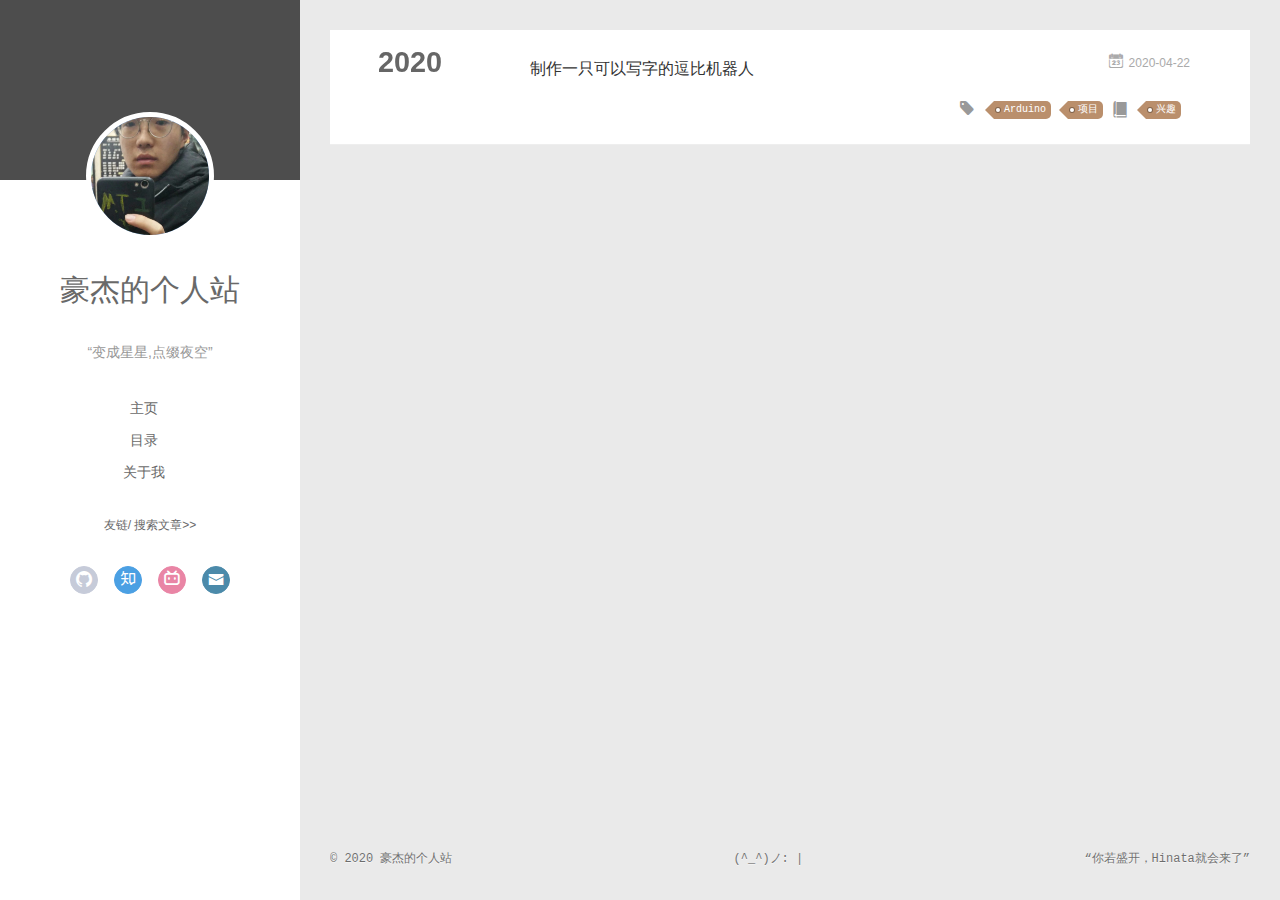
<file: tags/Arduino/index.html>
<!DOCTYPE html>
<html>
<head>
  <meta charset="utf-8">
  
  <meta name="renderer" content="webkit">
  <meta http-equiv="X-UA-Compatible" content="IE=edge" >
  <link rel="dns-prefetch" href="http://haojee.github.io">
  <title>Tag: Arduino | 豪杰的个人站</title>
  <meta name="viewport" content="width=device-width, initial-scale=1, maximum-scale=1">
  <meta name="description" content="不定期分享一些我的想法和成果">
<meta property="og:type" content="website">
<meta property="og:title" content="豪杰的个人站">
<meta property="og:url" content="http://haojee.github.io/tags/Arduino/index.html">
<meta property="og:site_name" content="豪杰的个人站">
<meta property="og:description" content="不定期分享一些我的想法和成果">
<meta property="og:locale" content="zh_CH">
<meta property="article:author" content="豪杰的个人站">
<meta name="twitter:card" content="summary">
  
    <link rel="alternative" href="/atom.xml" title="豪杰的个人站" type="application/atom+xml">
  
  
    <link rel="icon" href="/favicon.png">
  
  <link rel="stylesheet" type="text/css" href="/./main.0cf68a.css">
  <style type="text/css">
  
    #container.show {
      background: linear-gradient(200deg,#a0cfe4,#e8c37e);
    }
  </style>
  

  

<meta name="generator" content="Hexo 4.2.0"></head>

<body>
  <div id="container" q-class="show:isCtnShow">
    <canvas id="anm-canvas" class="anm-canvas"></canvas>
    <div class="left-col" q-class="show:isShow">
      
<div class="overlay" style="background: #4d4d4d"></div>
<div class="intrude-less">
	<header id="header" class="inner">
		<a href="" class="profilepic">
			<img src="/assets/img/avatar.jpg" class="js-avatar">
		</a>
		<hgroup>
		  <h1 class="header-author"><a href="">豪杰的个人站</a></h1>
		</hgroup>
		
		<p class="header-subtitle">“变成星星,点缀夜空”</p>
		

		<nav class="header-menu">
			<ul>
			
				<li><a href="/">主页</a></li>
	        
				<li><a href="/archives">目录</a></li>
	        
				<li><a href="/about">关于我</a></li>
	        
			</ul>
		</nav>
		<nav class="header-smart-menu">
    		
    			
            
    			
    			<a q-on="click: openSlider(e, 'friends')" href="javascript:void(0)">友链</a>
    			
            
    			
    			<a q-on="click: openSlider(e, 'innerArchive')" href="javascript:void(0)">搜索文章&gt;&gt;</a>
    			
            
		</nav>
		<nav class="header-nav">
			<div class="social">
				
					<a class="github" target="_blank" href="https://github.com/HaoJee" title="github"><i class="icon-github"></i></a>
		        
					<a class="zhihu" target="_blank" href="https://www.zhihu.com/people/ji-hao-jie-22" title="zhihu"><i class="icon-zhihu"></i></a>
		        
					<a class="bilibili" target="_blank" href="https://space.bilibili.com/341173732" title="bilibili"><i class="icon-bilibili"></i></a>
		        
					<a class="mail" target="_blank" href="mailto:1016988751@qq.com" title="mail"><i class="icon-mail"></i></a>
		        
			</div>
		</nav>
	</header>		
</div>

    </div>
    <div class="mid-col" q-class="show:isShow,hide:isShow|isFalse">
      
<nav id="mobile-nav">
  	<div class="overlay js-overlay" style="background: #4d4d4d"></div>
	<div class="btnctn js-mobile-btnctn">
  		<div class="slider-trigger list" q-on="click: openSlider(e)"><i class="icon icon-sort"></i></div>
	</div>
	<div class="intrude-less">
		<header id="header" class="inner">
			<div class="profilepic">
				<img src="/assets/img/avatar.jpg" class="js-avatar">
			</div>
			<hgroup>
			  <h1 class="header-author js-header-author">豪杰的个人站</h1>
			</hgroup>
			
			<p class="header-subtitle"><i class="icon icon-quo-left"></i>“变成星星,点缀夜空”<i class="icon icon-quo-right"></i></p>
			
			
			
				
			
				
			
				
			
			
			
			<nav class="header-nav">
				<div class="social">
					
						<a class="github" target="_blank" href="https://github.com/HaoJee" title="github"><i class="icon-github"></i></a>
			        
						<a class="zhihu" target="_blank" href="https://www.zhihu.com/people/ji-hao-jie-22" title="zhihu"><i class="icon-zhihu"></i></a>
			        
						<a class="bilibili" target="_blank" href="https://space.bilibili.com/341173732" title="bilibili"><i class="icon-bilibili"></i></a>
			        
						<a class="mail" target="_blank" href="mailto:1016988751@qq.com" title="mail"><i class="icon-mail"></i></a>
			        
				</div>
			</nav>

			<nav class="header-menu js-header-menu">
				<ul style="width: 70%">
				
				
					<li style="width: 33.333333333333336%"><a href="/">主页</a></li>
		        
					<li style="width: 33.333333333333336%"><a href="/archives">目录</a></li>
		        
					<li style="width: 33.333333333333336%"><a href="/about">关于我</a></li>
		        
				</ul>
			</nav>
		</header>				
	</div>
	<div class="mobile-mask" style="display:none" q-show="isShow"></div>
</nav>

      <div id="wrapper" class="body-wrap">
        <div class="menu-l">
          <div class="canvas-wrap">
            <canvas data-colors="#eaeaea" data-sectionHeight="100" data-contentId="js-content" id="myCanvas1" class="anm-canvas"></canvas>
          </div>
          <div id="js-content" class="content-ll">
            
  
  
    
    
      
      
      <section class="archives-wrap">
        <div class="archive-year-wrap">
          <a href="/archives/2020" class="archive-year">2020</a>
        </div>
        <div class="archives">
    
    <article class="archive-article archive-type-post">
  <div class="archive-article-inner">
    <header class="archive-article-header">
      	<div class="article-meta">
	      	<a href="/42.html" class="archive-article-date">
  	<time datetime="2020-04-22T10:35:22.000Z" itemprop="datePublished"><i class="icon-calendar icon"></i>2020-04-22</time>
</a>
        </div>
    	 
  
    <h1 itemprop="name">
      <a class="archive-article-title" href="/42.html">制作一只可以写字的逗比机器人</a>
    </h1>
  

        <div class="article-info info-on-right">
          
	<div class="article-tag tagcloud">
		<i class="icon-price-tags icon"></i>
		<ul class="article-tag-list">
			 
        		<li class="article-tag-list-item">
        			<a href="javascript:void(0)" class="js-tag article-tag-list-link color3">Arduino</a>
        		</li>
      		 
        		<li class="article-tag-list-item">
        			<a href="javascript:void(0)" class="js-tag article-tag-list-link color3">项目</a>
        		</li>
      		
		</ul>
	</div>

          
	<div class="article-category tagcloud">
		<i class="icon-book icon"></i>
		<ul class="article-tag-list">
			 
        		<li class="article-tag-list-item">
        			<a href="/categories/兴趣//" class="article-tag-list-link color3">兴趣</a>
        		</li>
      		
		</ul>
	</div>


        </div>
        <div class="clearfix"></div>
    </header>
  </div>
</article>
  
  
    </div></section>
  

    


          </div>
        </div>
      </div>
      <footer id="footer">
  <div class="outer">
    <div id="footer-info">
    	<div class="footer-left">
    		&copy; 2020 豪杰的个人站
    	</div>
		
					<span id="busuanzi_container_site_pv">
						(^_^)ノ: <span id="busuanzi_value_site_pv"></span> |
					</span>
					<span id="busuanzi_container_site_uv">
						 <span id="busuanzi_value_site_uv"></span>
					</span>
		
      	<div class="footer-right">
			“你若盛开，Hinata就会来了”
      		<!--<a href="http://hexo.io/" target="_blank">Hexo</a>  Theme <a href="https://github.com/litten/hexo-theme-yilia" target="_blank">Yilia</a> by Litten
			-->
		</div>
    </div>
  </div>
</footer>
<script async src="//busuanzi.ibruce.info/busuanzi/2.3/busuanzi.pure.mini.js"></script>
    </div>
    <script>
	var yiliaConfig = {
		mathjax: false,
		isHome: false,
		isPost: false,
		isArchive: false,
		isTag: true,
		isCategory: false,
		open_in_new: false,
		toc_hide_index: true,
		root: "/",
		innerArchive: true,
		showTags: false
	}
</script>

<script>!function(t){function n(e){if(r[e])return r[e].exports;var i=r[e]={exports:{},id:e,loaded:!1};return t[e].call(i.exports,i,i.exports,n),i.loaded=!0,i.exports}var r={};n.m=t,n.c=r,n.p="./",n(0)}([function(t,n,r){r(195),t.exports=r(191)},function(t,n,r){var e=r(3),i=r(52),o=r(27),u=r(28),c=r(53),f="prototype",a=function(t,n,r){var s,l,h,v,p=t&a.F,d=t&a.G,y=t&a.S,g=t&a.P,b=t&a.B,m=d?e:y?e[n]||(e[n]={}):(e[n]||{})[f],x=d?i:i[n]||(i[n]={}),w=x[f]||(x[f]={});d&&(r=n);for(s in r)l=!p&&m&&void 0!==m[s],h=(l?m:r)[s],v=b&&l?c(h,e):g&&"function"==typeof h?c(Function.call,h):h,m&&u(m,s,h,t&a.U),x[s]!=h&&o(x,s,v),g&&w[s]!=h&&(w[s]=h)};e.core=i,a.F=1,a.G=2,a.S=4,a.P=8,a.B=16,a.W=32,a.U=64,a.R=128,t.exports=a},function(t,n,r){var e=r(6);t.exports=function(t){if(!e(t))throw TypeError(t+" is not an object!");return t}},function(t,n){var r=t.exports="undefined"!=typeof window&&window.Math==Math?window:"undefined"!=typeof self&&self.Math==Math?self:Function("return this")();"number"==typeof __g&&(__g=r)},function(t,n){t.exports=function(t){try{return!!t()}catch(t){return!0}}},function(t,n){var r=t.exports="undefined"!=typeof window&&window.Math==Math?window:"undefined"!=typeof self&&self.Math==Math?self:Function("return this")();"number"==typeof __g&&(__g=r)},function(t,n){t.exports=function(t){return"object"==typeof t?null!==t:"function"==typeof t}},function(t,n,r){var e=r(126)("wks"),i=r(76),o=r(3).Symbol,u="function"==typeof o;(t.exports=function(t){return e[t]||(e[t]=u&&o[t]||(u?o:i)("Symbol."+t))}).store=e},function(t,n){var r={}.hasOwnProperty;t.exports=function(t,n){return r.call(t,n)}},function(t,n,r){var e=r(94),i=r(33);t.exports=function(t){return e(i(t))}},function(t,n,r){t.exports=!r(4)(function(){return 7!=Object.defineProperty({},"a",{get:function(){return 7}}).a})},function(t,n,r){var e=r(2),i=r(167),o=r(50),u=Object.defineProperty;n.f=r(10)?Object.defineProperty:function(t,n,r){if(e(t),n=o(n,!0),e(r),i)try{return u(t,n,r)}catch(t){}if("get"in r||"set"in r)throw TypeError("Accessors not supported!");return"value"in r&&(t[n]=r.value),t}},function(t,n,r){t.exports=!r(18)(function(){return 7!=Object.defineProperty({},"a",{get:function(){return 7}}).a})},function(t,n,r){var e=r(14),i=r(22);t.exports=r(12)?function(t,n,r){return e.f(t,n,i(1,r))}:function(t,n,r){return t[n]=r,t}},function(t,n,r){var e=r(20),i=r(58),o=r(42),u=Object.defineProperty;n.f=r(12)?Object.defineProperty:function(t,n,r){if(e(t),n=o(n,!0),e(r),i)try{return u(t,n,r)}catch(t){}if("get"in r||"set"in r)throw TypeError("Accessors not supported!");return"value"in r&&(t[n]=r.value),t}},function(t,n,r){var e=r(40)("wks"),i=r(23),o=r(5).Symbol,u="function"==typeof o;(t.exports=function(t){return e[t]||(e[t]=u&&o[t]||(u?o:i)("Symbol."+t))}).store=e},function(t,n,r){var e=r(67),i=Math.min;t.exports=function(t){return t>0?i(e(t),9007199254740991):0}},function(t,n,r){var e=r(46);t.exports=function(t){return Object(e(t))}},function(t,n){t.exports=function(t){try{return!!t()}catch(t){return!0}}},function(t,n,r){var e=r(63),i=r(34);t.exports=Object.keys||function(t){return e(t,i)}},function(t,n,r){var e=r(21);t.exports=function(t){if(!e(t))throw TypeError(t+" is not an object!");return t}},function(t,n){t.exports=function(t){return"object"==typeof t?null!==t:"function"==typeof t}},function(t,n){t.exports=function(t,n){return{enumerable:!(1&t),configurable:!(2&t),writable:!(4&t),value:n}}},function(t,n){var r=0,e=Math.random();t.exports=function(t){return"Symbol(".concat(void 0===t?"":t,")_",(++r+e).toString(36))}},function(t,n){var r={}.hasOwnProperty;t.exports=function(t,n){return r.call(t,n)}},function(t,n){var r=t.exports={version:"2.4.0"};"number"==typeof __e&&(__e=r)},function(t,n){t.exports=function(t){if("function"!=typeof t)throw TypeError(t+" is not a function!");return t}},function(t,n,r){var e=r(11),i=r(66);t.exports=r(10)?function(t,n,r){return e.f(t,n,i(1,r))}:function(t,n,r){return t[n]=r,t}},function(t,n,r){var e=r(3),i=r(27),o=r(24),u=r(76)("src"),c="toString",f=Function[c],a=(""+f).split(c);r(52).inspectSource=function(t){return f.call(t)},(t.exports=function(t,n,r,c){var f="function"==typeof r;f&&(o(r,"name")||i(r,"name",n)),t[n]!==r&&(f&&(o(r,u)||i(r,u,t[n]?""+t[n]:a.join(String(n)))),t===e?t[n]=r:c?t[n]?t[n]=r:i(t,n,r):(delete t[n],i(t,n,r)))})(Function.prototype,c,function(){return"function"==typeof this&&this[u]||f.call(this)})},function(t,n,r){var e=r(1),i=r(4),o=r(46),u=function(t,n,r,e){var i=String(o(t)),u="<"+n;return""!==r&&(u+=" "+r+'="'+String(e).replace(/"/g,"&quot;")+'"'),u+">"+i+"</"+n+">"};t.exports=function(t,n){var r={};r[t]=n(u),e(e.P+e.F*i(function(){var n=""[t]('"');return n!==n.toLowerCase()||n.split('"').length>3}),"String",r)}},function(t,n,r){var e=r(115),i=r(46);t.exports=function(t){return e(i(t))}},function(t,n,r){var e=r(116),i=r(66),o=r(30),u=r(50),c=r(24),f=r(167),a=Object.getOwnPropertyDescriptor;n.f=r(10)?a:function(t,n){if(t=o(t),n=u(n,!0),f)try{return a(t,n)}catch(t){}if(c(t,n))return i(!e.f.call(t,n),t[n])}},function(t,n,r){var e=r(24),i=r(17),o=r(145)("IE_PROTO"),u=Object.prototype;t.exports=Object.getPrototypeOf||function(t){return t=i(t),e(t,o)?t[o]:"function"==typeof t.constructor&&t instanceof t.constructor?t.constructor.prototype:t instanceof Object?u:null}},function(t,n){t.exports=function(t){if(void 0==t)throw TypeError("Can't call method on  "+t);return t}},function(t,n){t.exports="constructor,hasOwnProperty,isPrototypeOf,propertyIsEnumerable,toLocaleString,toString,valueOf".split(",")},function(t,n){t.exports={}},function(t,n){t.exports=!0},function(t,n){n.f={}.propertyIsEnumerable},function(t,n,r){var e=r(14).f,i=r(8),o=r(15)("toStringTag");t.exports=function(t,n,r){t&&!i(t=r?t:t.prototype,o)&&e(t,o,{configurable:!0,value:n})}},function(t,n,r){var e=r(40)("keys"),i=r(23);t.exports=function(t){return e[t]||(e[t]=i(t))}},function(t,n,r){var e=r(5),i="__core-js_shared__",o=e[i]||(e[i]={});t.exports=function(t){return o[t]||(o[t]={})}},function(t,n){var r=Math.ceil,e=Math.floor;t.exports=function(t){return isNaN(t=+t)?0:(t>0?e:r)(t)}},function(t,n,r){var e=r(21);t.exports=function(t,n){if(!e(t))return t;var r,i;if(n&&"function"==typeof(r=t.toString)&&!e(i=r.call(t)))return i;if("function"==typeof(r=t.valueOf)&&!e(i=r.call(t)))return i;if(!n&&"function"==typeof(r=t.toString)&&!e(i=r.call(t)))return i;throw TypeError("Can't convert object to primitive value")}},function(t,n,r){var e=r(5),i=r(25),o=r(36),u=r(44),c=r(14).f;t.exports=function(t){var n=i.Symbol||(i.Symbol=o?{}:e.Symbol||{});"_"==t.charAt(0)||t in n||c(n,t,{value:u.f(t)})}},function(t,n,r){n.f=r(15)},function(t,n){var r={}.toString;t.exports=function(t){return r.call(t).slice(8,-1)}},function(t,n){t.exports=function(t){if(void 0==t)throw TypeError("Can't call method on  "+t);return t}},function(t,n,r){var e=r(4);t.exports=function(t,n){return!!t&&e(function(){n?t.call(null,function(){},1):t.call(null)})}},function(t,n,r){var e=r(53),i=r(115),o=r(17),u=r(16),c=r(203);t.exports=function(t,n){var r=1==t,f=2==t,a=3==t,s=4==t,l=6==t,h=5==t||l,v=n||c;return function(n,c,p){for(var d,y,g=o(n),b=i(g),m=e(c,p,3),x=u(b.length),w=0,S=r?v(n,x):f?v(n,0):void 0;x>w;w++)if((h||w in b)&&(d=b[w],y=m(d,w,g),t))if(r)S[w]=y;else if(y)switch(t){case 3:return!0;case 5:return d;case 6:return w;case 2:S.push(d)}else if(s)return!1;return l?-1:a||s?s:S}}},function(t,n,r){var e=r(1),i=r(52),o=r(4);t.exports=function(t,n){var r=(i.Object||{})[t]||Object[t],u={};u[t]=n(r),e(e.S+e.F*o(function(){r(1)}),"Object",u)}},function(t,n,r){var e=r(6);t.exports=function(t,n){if(!e(t))return t;var r,i;if(n&&"function"==typeof(r=t.toString)&&!e(i=r.call(t)))return i;if("function"==typeof(r=t.valueOf)&&!e(i=r.call(t)))return i;if(!n&&"function"==typeof(r=t.toString)&&!e(i=r.call(t)))return i;throw TypeError("Can't convert object to primitive value")}},function(t,n,r){var e=r(5),i=r(25),o=r(91),u=r(13),c="prototype",f=function(t,n,r){var a,s,l,h=t&f.F,v=t&f.G,p=t&f.S,d=t&f.P,y=t&f.B,g=t&f.W,b=v?i:i[n]||(i[n]={}),m=b[c],x=v?e:p?e[n]:(e[n]||{})[c];v&&(r=n);for(a in r)(s=!h&&x&&void 0!==x[a])&&a in b||(l=s?x[a]:r[a],b[a]=v&&"function"!=typeof x[a]?r[a]:y&&s?o(l,e):g&&x[a]==l?function(t){var n=function(n,r,e){if(this instanceof t){switch(arguments.length){case 0:return new t;case 1:return new t(n);case 2:return new t(n,r)}return new t(n,r,e)}return t.apply(this,arguments)};return n[c]=t[c],n}(l):d&&"function"==typeof l?o(Function.call,l):l,d&&((b.virtual||(b.virtual={}))[a]=l,t&f.R&&m&&!m[a]&&u(m,a,l)))};f.F=1,f.G=2,f.S=4,f.P=8,f.B=16,f.W=32,f.U=64,f.R=128,t.exports=f},function(t,n){var r=t.exports={version:"2.4.0"};"number"==typeof __e&&(__e=r)},function(t,n,r){var e=r(26);t.exports=function(t,n,r){if(e(t),void 0===n)return t;switch(r){case 1:return function(r){return t.call(n,r)};case 2:return function(r,e){return t.call(n,r,e)};case 3:return function(r,e,i){return t.call(n,r,e,i)}}return function(){return t.apply(n,arguments)}}},function(t,n,r){var e=r(183),i=r(1),o=r(126)("metadata"),u=o.store||(o.store=new(r(186))),c=function(t,n,r){var i=u.get(t);if(!i){if(!r)return;u.set(t,i=new e)}var o=i.get(n);if(!o){if(!r)return;i.set(n,o=new e)}return o},f=function(t,n,r){var e=c(n,r,!1);return void 0!==e&&e.has(t)},a=function(t,n,r){var e=c(n,r,!1);return void 0===e?void 0:e.get(t)},s=function(t,n,r,e){c(r,e,!0).set(t,n)},l=function(t,n){var r=c(t,n,!1),e=[];return r&&r.forEach(function(t,n){e.push(n)}),e},h=function(t){return void 0===t||"symbol"==typeof t?t:String(t)},v=function(t){i(i.S,"Reflect",t)};t.exports={store:u,map:c,has:f,get:a,set:s,keys:l,key:h,exp:v}},function(t,n,r){"use strict";if(r(10)){var e=r(69),i=r(3),o=r(4),u=r(1),c=r(127),f=r(152),a=r(53),s=r(68),l=r(66),h=r(27),v=r(73),p=r(67),d=r(16),y=r(75),g=r(50),b=r(24),m=r(180),x=r(114),w=r(6),S=r(17),_=r(137),O=r(70),E=r(32),P=r(71).f,j=r(154),F=r(76),M=r(7),A=r(48),N=r(117),T=r(146),I=r(155),k=r(80),L=r(123),R=r(74),C=r(130),D=r(160),U=r(11),W=r(31),G=U.f,B=W.f,V=i.RangeError,z=i.TypeError,q=i.Uint8Array,K="ArrayBuffer",J="Shared"+K,Y="BYTES_PER_ELEMENT",H="prototype",$=Array[H],X=f.ArrayBuffer,Q=f.DataView,Z=A(0),tt=A(2),nt=A(3),rt=A(4),et=A(5),it=A(6),ot=N(!0),ut=N(!1),ct=I.values,ft=I.keys,at=I.entries,st=$.lastIndexOf,lt=$.reduce,ht=$.reduceRight,vt=$.join,pt=$.sort,dt=$.slice,yt=$.toString,gt=$.toLocaleString,bt=M("iterator"),mt=M("toStringTag"),xt=F("typed_constructor"),wt=F("def_constructor"),St=c.CONSTR,_t=c.TYPED,Ot=c.VIEW,Et="Wrong length!",Pt=A(1,function(t,n){return Tt(T(t,t[wt]),n)}),jt=o(function(){return 1===new q(new Uint16Array([1]).buffer)[0]}),Ft=!!q&&!!q[H].set&&o(function(){new q(1).set({})}),Mt=function(t,n){if(void 0===t)throw z(Et);var r=+t,e=d(t);if(n&&!m(r,e))throw V(Et);return e},At=function(t,n){var r=p(t);if(r<0||r%n)throw V("Wrong offset!");return r},Nt=function(t){if(w(t)&&_t in t)return t;throw z(t+" is not a typed array!")},Tt=function(t,n){if(!(w(t)&&xt in t))throw z("It is not a typed array constructor!");return new t(n)},It=function(t,n){return kt(T(t,t[wt]),n)},kt=function(t,n){for(var r=0,e=n.length,i=Tt(t,e);e>r;)i[r]=n[r++];return i},Lt=function(t,n,r){G(t,n,{get:function(){return this._d[r]}})},Rt=function(t){var n,r,e,i,o,u,c=S(t),f=arguments.length,s=f>1?arguments[1]:void 0,l=void 0!==s,h=j(c);if(void 0!=h&&!_(h)){for(u=h.call(c),e=[],n=0;!(o=u.next()).done;n++)e.push(o.value);c=e}for(l&&f>2&&(s=a(s,arguments[2],2)),n=0,r=d(c.length),i=Tt(this,r);r>n;n++)i[n]=l?s(c[n],n):c[n];return i},Ct=function(){for(var t=0,n=arguments.length,r=Tt(this,n);n>t;)r[t]=arguments[t++];return r},Dt=!!q&&o(function(){gt.call(new q(1))}),Ut=function(){return gt.apply(Dt?dt.call(Nt(this)):Nt(this),arguments)},Wt={copyWithin:function(t,n){return D.call(Nt(this),t,n,arguments.length>2?arguments[2]:void 0)},every:function(t){return rt(Nt(this),t,arguments.length>1?arguments[1]:void 0)},fill:function(t){return C.apply(Nt(this),arguments)},filter:function(t){return It(this,tt(Nt(this),t,arguments.length>1?arguments[1]:void 0))},find:function(t){return et(Nt(this),t,arguments.length>1?arguments[1]:void 0)},findIndex:function(t){return it(Nt(this),t,arguments.length>1?arguments[1]:void 0)},forEach:function(t){Z(Nt(this),t,arguments.length>1?arguments[1]:void 0)},indexOf:function(t){return ut(Nt(this),t,arguments.length>1?arguments[1]:void 0)},includes:function(t){return ot(Nt(this),t,arguments.length>1?arguments[1]:void 0)},join:function(t){return vt.apply(Nt(this),arguments)},lastIndexOf:function(t){return st.apply(Nt(this),arguments)},map:function(t){return Pt(Nt(this),t,arguments.length>1?arguments[1]:void 0)},reduce:function(t){return lt.apply(Nt(this),arguments)},reduceRight:function(t){return ht.apply(Nt(this),arguments)},reverse:function(){for(var t,n=this,r=Nt(n).length,e=Math.floor(r/2),i=0;i<e;)t=n[i],n[i++]=n[--r],n[r]=t;return n},some:function(t){return nt(Nt(this),t,arguments.length>1?arguments[1]:void 0)},sort:function(t){return pt.call(Nt(this),t)},subarray:function(t,n){var r=Nt(this),e=r.length,i=y(t,e);return new(T(r,r[wt]))(r.buffer,r.byteOffset+i*r.BYTES_PER_ELEMENT,d((void 0===n?e:y(n,e))-i))}},Gt=function(t,n){return It(this,dt.call(Nt(this),t,n))},Bt=function(t){Nt(this);var n=At(arguments[1],1),r=this.length,e=S(t),i=d(e.length),o=0;if(i+n>r)throw V(Et);for(;o<i;)this[n+o]=e[o++]},Vt={entries:function(){return at.call(Nt(this))},keys:function(){return ft.call(Nt(this))},values:function(){return ct.call(Nt(this))}},zt=function(t,n){return w(t)&&t[_t]&&"symbol"!=typeof n&&n in t&&String(+n)==String(n)},qt=function(t,n){return zt(t,n=g(n,!0))?l(2,t[n]):B(t,n)},Kt=function(t,n,r){return!(zt(t,n=g(n,!0))&&w(r)&&b(r,"value"))||b(r,"get")||b(r,"set")||r.configurable||b(r,"writable")&&!r.writable||b(r,"enumerable")&&!r.enumerable?G(t,n,r):(t[n]=r.value,t)};St||(W.f=qt,U.f=Kt),u(u.S+u.F*!St,"Object",{getOwnPropertyDescriptor:qt,defineProperty:Kt}),o(function(){yt.call({})})&&(yt=gt=function(){return vt.call(this)});var Jt=v({},Wt);v(Jt,Vt),h(Jt,bt,Vt.values),v(Jt,{slice:Gt,set:Bt,constructor:function(){},toString:yt,toLocaleString:Ut}),Lt(Jt,"buffer","b"),Lt(Jt,"byteOffset","o"),Lt(Jt,"byteLength","l"),Lt(Jt,"length","e"),G(Jt,mt,{get:function(){return this[_t]}}),t.exports=function(t,n,r,f){f=!!f;var a=t+(f?"Clamped":"")+"Array",l="Uint8Array"!=a,v="get"+t,p="set"+t,y=i[a],g=y||{},b=y&&E(y),m=!y||!c.ABV,S={},_=y&&y[H],j=function(t,r){var e=t._d;return e.v[v](r*n+e.o,jt)},F=function(t,r,e){var i=t._d;f&&(e=(e=Math.round(e))<0?0:e>255?255:255&e),i.v[p](r*n+i.o,e,jt)},M=function(t,n){G(t,n,{get:function(){return j(this,n)},set:function(t){return F(this,n,t)},enumerable:!0})};m?(y=r(function(t,r,e,i){s(t,y,a,"_d");var o,u,c,f,l=0,v=0;if(w(r)){if(!(r instanceof X||(f=x(r))==K||f==J))return _t in r?kt(y,r):Rt.call(y,r);o=r,v=At(e,n);var p=r.byteLength;if(void 0===i){if(p%n)throw V(Et);if((u=p-v)<0)throw V(Et)}else if((u=d(i)*n)+v>p)throw V(Et);c=u/n}else c=Mt(r,!0),u=c*n,o=new X(u);for(h(t,"_d",{b:o,o:v,l:u,e:c,v:new Q(o)});l<c;)M(t,l++)}),_=y[H]=O(Jt),h(_,"constructor",y)):L(function(t){new y(null),new y(t)},!0)||(y=r(function(t,r,e,i){s(t,y,a);var o;return w(r)?r instanceof X||(o=x(r))==K||o==J?void 0!==i?new g(r,At(e,n),i):void 0!==e?new g(r,At(e,n)):new g(r):_t in r?kt(y,r):Rt.call(y,r):new g(Mt(r,l))}),Z(b!==Function.prototype?P(g).concat(P(b)):P(g),function(t){t in y||h(y,t,g[t])}),y[H]=_,e||(_.constructor=y));var A=_[bt],N=!!A&&("values"==A.name||void 0==A.name),T=Vt.values;h(y,xt,!0),h(_,_t,a),h(_,Ot,!0),h(_,wt,y),(f?new y(1)[mt]==a:mt in _)||G(_,mt,{get:function(){return a}}),S[a]=y,u(u.G+u.W+u.F*(y!=g),S),u(u.S,a,{BYTES_PER_ELEMENT:n,from:Rt,of:Ct}),Y in _||h(_,Y,n),u(u.P,a,Wt),R(a),u(u.P+u.F*Ft,a,{set:Bt}),u(u.P+u.F*!N,a,Vt),u(u.P+u.F*(_.toString!=yt),a,{toString:yt}),u(u.P+u.F*o(function(){new y(1).slice()}),a,{slice:Gt}),u(u.P+u.F*(o(function(){return[1,2].toLocaleString()!=new y([1,2]).toLocaleString()})||!o(function(){_.toLocaleString.call([1,2])})),a,{toLocaleString:Ut}),k[a]=N?A:T,e||N||h(_,bt,T)}}else t.exports=function(){}},function(t,n){var r={}.toString;t.exports=function(t){return r.call(t).slice(8,-1)}},function(t,n,r){var e=r(21),i=r(5).document,o=e(i)&&e(i.createElement);t.exports=function(t){return o?i.createElement(t):{}}},function(t,n,r){t.exports=!r(12)&&!r(18)(function(){return 7!=Object.defineProperty(r(57)("div"),"a",{get:function(){return 7}}).a})},function(t,n,r){"use strict";var e=r(36),i=r(51),o=r(64),u=r(13),c=r(8),f=r(35),a=r(96),s=r(38),l=r(103),h=r(15)("iterator"),v=!([].keys&&"next"in[].keys()),p="keys",d="values",y=function(){return this};t.exports=function(t,n,r,g,b,m,x){a(r,n,g);var w,S,_,O=function(t){if(!v&&t in F)return F[t];switch(t){case p:case d:return function(){return new r(this,t)}}return function(){return new r(this,t)}},E=n+" Iterator",P=b==d,j=!1,F=t.prototype,M=F[h]||F["@@iterator"]||b&&F[b],A=M||O(b),N=b?P?O("entries"):A:void 0,T="Array"==n?F.entries||M:M;if(T&&(_=l(T.call(new t)))!==Object.prototype&&(s(_,E,!0),e||c(_,h)||u(_,h,y)),P&&M&&M.name!==d&&(j=!0,A=function(){return M.call(this)}),e&&!x||!v&&!j&&F[h]||u(F,h,A),f[n]=A,f[E]=y,b)if(w={values:P?A:O(d),keys:m?A:O(p),entries:N},x)for(S in w)S in F||o(F,S,w[S]);else i(i.P+i.F*(v||j),n,w);return w}},function(t,n,r){var e=r(20),i=r(100),o=r(34),u=r(39)("IE_PROTO"),c=function(){},f="prototype",a=function(){var t,n=r(57)("iframe"),e=o.length;for(n.style.display="none",r(93).appendChild(n),n.src="javascript:",t=n.contentWindow.document,t.open(),t.write("<script>document.F=Object<\/script>"),t.close(),a=t.F;e--;)delete a[f][o[e]];return a()};t.exports=Object.create||function(t,n){var r;return null!==t?(c[f]=e(t),r=new c,c[f]=null,r[u]=t):r=a(),void 0===n?r:i(r,n)}},function(t,n,r){var e=r(63),i=r(34).concat("length","prototype");n.f=Object.getOwnPropertyNames||function(t){return e(t,i)}},function(t,n){n.f=Object.getOwnPropertySymbols},function(t,n,r){var e=r(8),i=r(9),o=r(90)(!1),u=r(39)("IE_PROTO");t.exports=function(t,n){var r,c=i(t),f=0,a=[];for(r in c)r!=u&&e(c,r)&&a.push(r);for(;n.length>f;)e(c,r=n[f++])&&(~o(a,r)||a.push(r));return a}},function(t,n,r){t.exports=r(13)},function(t,n,r){var e=r(76)("meta"),i=r(6),o=r(24),u=r(11).f,c=0,f=Object.isExtensible||function(){return!0},a=!r(4)(function(){return f(Object.preventExtensions({}))}),s=function(t){u(t,e,{value:{i:"O"+ ++c,w:{}}})},l=function(t,n){if(!i(t))return"symbol"==typeof t?t:("string"==typeof t?"S":"P")+t;if(!o(t,e)){if(!f(t))return"F";if(!n)return"E";s(t)}return t[e].i},h=function(t,n){if(!o(t,e)){if(!f(t))return!0;if(!n)return!1;s(t)}return t[e].w},v=function(t){return a&&p.NEED&&f(t)&&!o(t,e)&&s(t),t},p=t.exports={KEY:e,NEED:!1,fastKey:l,getWeak:h,onFreeze:v}},function(t,n){t.exports=function(t,n){return{enumerable:!(1&t),configurable:!(2&t),writable:!(4&t),value:n}}},function(t,n){var r=Math.ceil,e=Math.floor;t.exports=function(t){return isNaN(t=+t)?0:(t>0?e:r)(t)}},function(t,n){t.exports=function(t,n,r,e){if(!(t instanceof n)||void 0!==e&&e in t)throw TypeError(r+": incorrect invocation!");return t}},function(t,n){t.exports=!1},function(t,n,r){var e=r(2),i=r(173),o=r(133),u=r(145)("IE_PROTO"),c=function(){},f="prototype",a=function(){var t,n=r(132)("iframe"),e=o.length;for(n.style.display="none",r(135).appendChild(n),n.src="javascript:",t=n.contentWindow.document,t.open(),t.write("<script>document.F=Object<\/script>"),t.close(),a=t.F;e--;)delete a[f][o[e]];return a()};t.exports=Object.create||function(t,n){var r;return null!==t?(c[f]=e(t),r=new c,c[f]=null,r[u]=t):r=a(),void 0===n?r:i(r,n)}},function(t,n,r){var e=r(175),i=r(133).concat("length","prototype");n.f=Object.getOwnPropertyNames||function(t){return e(t,i)}},function(t,n,r){var e=r(175),i=r(133);t.exports=Object.keys||function(t){return e(t,i)}},function(t,n,r){var e=r(28);t.exports=function(t,n,r){for(var i in n)e(t,i,n[i],r);return t}},function(t,n,r){"use strict";var e=r(3),i=r(11),o=r(10),u=r(7)("species");t.exports=function(t){var n=e[t];o&&n&&!n[u]&&i.f(n,u,{configurable:!0,get:function(){return this}})}},function(t,n,r){var e=r(67),i=Math.max,o=Math.min;t.exports=function(t,n){return t=e(t),t<0?i(t+n,0):o(t,n)}},function(t,n){var r=0,e=Math.random();t.exports=function(t){return"Symbol(".concat(void 0===t?"":t,")_",(++r+e).toString(36))}},function(t,n,r){var e=r(33);t.exports=function(t){return Object(e(t))}},function(t,n,r){var e=r(7)("unscopables"),i=Array.prototype;void 0==i[e]&&r(27)(i,e,{}),t.exports=function(t){i[e][t]=!0}},function(t,n,r){var e=r(53),i=r(169),o=r(137),u=r(2),c=r(16),f=r(154),a={},s={},n=t.exports=function(t,n,r,l,h){var v,p,d,y,g=h?function(){return t}:f(t),b=e(r,l,n?2:1),m=0;if("function"!=typeof g)throw TypeError(t+" is not iterable!");if(o(g)){for(v=c(t.length);v>m;m++)if((y=n?b(u(p=t[m])[0],p[1]):b(t[m]))===a||y===s)return y}else for(d=g.call(t);!(p=d.next()).done;)if((y=i(d,b,p.value,n))===a||y===s)return y};n.BREAK=a,n.RETURN=s},function(t,n){t.exports={}},function(t,n,r){var e=r(11).f,i=r(24),o=r(7)("toStringTag");t.exports=function(t,n,r){t&&!i(t=r?t:t.prototype,o)&&e(t,o,{configurable:!0,value:n})}},function(t,n,r){var e=r(1),i=r(46),o=r(4),u=r(150),c="["+u+"]",f="​",a=RegExp("^"+c+c+"*"),s=RegExp(c+c+"*$"),l=function(t,n,r){var i={},c=o(function(){return!!u[t]()||f[t]()!=f}),a=i[t]=c?n(h):u[t];r&&(i[r]=a),e(e.P+e.F*c,"String",i)},h=l.trim=function(t,n){return t=String(i(t)),1&n&&(t=t.replace(a,"")),2&n&&(t=t.replace(s,"")),t};t.exports=l},function(t,n,r){t.exports={default:r(86),__esModule:!0}},function(t,n,r){t.exports={default:r(87),__esModule:!0}},function(t,n,r){"use strict";function e(t){return t&&t.__esModule?t:{default:t}}n.__esModule=!0;var i=r(84),o=e(i),u=r(83),c=e(u),f="function"==typeof c.default&&"symbol"==typeof o.default?function(t){return typeof t}:function(t){return t&&"function"==typeof c.default&&t.constructor===c.default&&t!==c.default.prototype?"symbol":typeof t};n.default="function"==typeof c.default&&"symbol"===f(o.default)?function(t){return void 0===t?"undefined":f(t)}:function(t){return t&&"function"==typeof c.default&&t.constructor===c.default&&t!==c.default.prototype?"symbol":void 0===t?"undefined":f(t)}},function(t,n,r){r(110),r(108),r(111),r(112),t.exports=r(25).Symbol},function(t,n,r){r(109),r(113),t.exports=r(44).f("iterator")},function(t,n){t.exports=function(t){if("function"!=typeof t)throw TypeError(t+" is not a function!");return t}},function(t,n){t.exports=function(){}},function(t,n,r){var e=r(9),i=r(106),o=r(105);t.exports=function(t){return function(n,r,u){var c,f=e(n),a=i(f.length),s=o(u,a);if(t&&r!=r){for(;a>s;)if((c=f[s++])!=c)return!0}else for(;a>s;s++)if((t||s in f)&&f[s]===r)return t||s||0;return!t&&-1}}},function(t,n,r){var e=r(88);t.exports=function(t,n,r){if(e(t),void 0===n)return t;switch(r){case 1:return function(r){return t.call(n,r)};case 2:return function(r,e){return t.call(n,r,e)};case 3:return function(r,e,i){return t.call(n,r,e,i)}}return function(){return t.apply(n,arguments)}}},function(t,n,r){var e=r(19),i=r(62),o=r(37);t.exports=function(t){var n=e(t),r=i.f;if(r)for(var u,c=r(t),f=o.f,a=0;c.length>a;)f.call(t,u=c[a++])&&n.push(u);return n}},function(t,n,r){t.exports=r(5).document&&document.documentElement},function(t,n,r){var e=r(56);t.exports=Object("z").propertyIsEnumerable(0)?Object:function(t){return"String"==e(t)?t.split(""):Object(t)}},function(t,n,r){var e=r(56);t.exports=Array.isArray||function(t){return"Array"==e(t)}},function(t,n,r){"use strict";var e=r(60),i=r(22),o=r(38),u={};r(13)(u,r(15)("iterator"),function(){return this}),t.exports=function(t,n,r){t.prototype=e(u,{next:i(1,r)}),o(t,n+" Iterator")}},function(t,n){t.exports=function(t,n){return{value:n,done:!!t}}},function(t,n,r){var e=r(19),i=r(9);t.exports=function(t,n){for(var r,o=i(t),u=e(o),c=u.length,f=0;c>f;)if(o[r=u[f++]]===n)return r}},function(t,n,r){var e=r(23)("meta"),i=r(21),o=r(8),u=r(14).f,c=0,f=Object.isExtensible||function(){return!0},a=!r(18)(function(){return f(Object.preventExtensions({}))}),s=function(t){u(t,e,{value:{i:"O"+ ++c,w:{}}})},l=function(t,n){if(!i(t))return"symbol"==typeof t?t:("string"==typeof t?"S":"P")+t;if(!o(t,e)){if(!f(t))return"F";if(!n)return"E";s(t)}return t[e].i},h=function(t,n){if(!o(t,e)){if(!f(t))return!0;if(!n)return!1;s(t)}return t[e].w},v=function(t){return a&&p.NEED&&f(t)&&!o(t,e)&&s(t),t},p=t.exports={KEY:e,NEED:!1,fastKey:l,getWeak:h,onFreeze:v}},function(t,n,r){var e=r(14),i=r(20),o=r(19);t.exports=r(12)?Object.defineProperties:function(t,n){i(t);for(var r,u=o(n),c=u.length,f=0;c>f;)e.f(t,r=u[f++],n[r]);return t}},function(t,n,r){var e=r(37),i=r(22),o=r(9),u=r(42),c=r(8),f=r(58),a=Object.getOwnPropertyDescriptor;n.f=r(12)?a:function(t,n){if(t=o(t),n=u(n,!0),f)try{return a(t,n)}catch(t){}if(c(t,n))return i(!e.f.call(t,n),t[n])}},function(t,n,r){var e=r(9),i=r(61).f,o={}.toString,u="object"==typeof window&&window&&Object.getOwnPropertyNames?Object.getOwnPropertyNames(window):[],c=function(t){try{return i(t)}catch(t){return u.slice()}};t.exports.f=function(t){return u&&"[object Window]"==o.call(t)?c(t):i(e(t))}},function(t,n,r){var e=r(8),i=r(77),o=r(39)("IE_PROTO"),u=Object.prototype;t.exports=Object.getPrototypeOf||function(t){return t=i(t),e(t,o)?t[o]:"function"==typeof t.constructor&&t instanceof t.constructor?t.constructor.prototype:t instanceof Object?u:null}},function(t,n,r){var e=r(41),i=r(33);t.exports=function(t){return function(n,r){var o,u,c=String(i(n)),f=e(r),a=c.length;return f<0||f>=a?t?"":void 0:(o=c.charCodeAt(f),o<55296||o>56319||f+1===a||(u=c.charCodeAt(f+1))<56320||u>57343?t?c.charAt(f):o:t?c.slice(f,f+2):u-56320+(o-55296<<10)+65536)}}},function(t,n,r){var e=r(41),i=Math.max,o=Math.min;t.exports=function(t,n){return t=e(t),t<0?i(t+n,0):o(t,n)}},function(t,n,r){var e=r(41),i=Math.min;t.exports=function(t){return t>0?i(e(t),9007199254740991):0}},function(t,n,r){"use strict";var e=r(89),i=r(97),o=r(35),u=r(9);t.exports=r(59)(Array,"Array",function(t,n){this._t=u(t),this._i=0,this._k=n},function(){var t=this._t,n=this._k,r=this._i++;return!t||r>=t.length?(this._t=void 0,i(1)):"keys"==n?i(0,r):"values"==n?i(0,t[r]):i(0,[r,t[r]])},"values"),o.Arguments=o.Array,e("keys"),e("values"),e("entries")},function(t,n){},function(t,n,r){"use strict";var e=r(104)(!0);r(59)(String,"String",function(t){this._t=String(t),this._i=0},function(){var t,n=this._t,r=this._i;return r>=n.length?{value:void 0,done:!0}:(t=e(n,r),this._i+=t.length,{value:t,done:!1})})},function(t,n,r){"use strict";var e=r(5),i=r(8),o=r(12),u=r(51),c=r(64),f=r(99).KEY,a=r(18),s=r(40),l=r(38),h=r(23),v=r(15),p=r(44),d=r(43),y=r(98),g=r(92),b=r(95),m=r(20),x=r(9),w=r(42),S=r(22),_=r(60),O=r(102),E=r(101),P=r(14),j=r(19),F=E.f,M=P.f,A=O.f,N=e.Symbol,T=e.JSON,I=T&&T.stringify,k="prototype",L=v("_hidden"),R=v("toPrimitive"),C={}.propertyIsEnumerable,D=s("symbol-registry"),U=s("symbols"),W=s("op-symbols"),G=Object[k],B="function"==typeof N,V=e.QObject,z=!V||!V[k]||!V[k].findChild,q=o&&a(function(){return 7!=_(M({},"a",{get:function(){return M(this,"a",{value:7}).a}})).a})?function(t,n,r){var e=F(G,n);e&&delete G[n],M(t,n,r),e&&t!==G&&M(G,n,e)}:M,K=function(t){var n=U[t]=_(N[k]);return n._k=t,n},J=B&&"symbol"==typeof N.iterator?function(t){return"symbol"==typeof t}:function(t){return t instanceof N},Y=function(t,n,r){return t===G&&Y(W,n,r),m(t),n=w(n,!0),m(r),i(U,n)?(r.enumerable?(i(t,L)&&t[L][n]&&(t[L][n]=!1),r=_(r,{enumerable:S(0,!1)})):(i(t,L)||M(t,L,S(1,{})),t[L][n]=!0),q(t,n,r)):M(t,n,r)},H=function(t,n){m(t);for(var r,e=g(n=x(n)),i=0,o=e.length;o>i;)Y(t,r=e[i++],n[r]);return t},$=function(t,n){return void 0===n?_(t):H(_(t),n)},X=function(t){var n=C.call(this,t=w(t,!0));return!(this===G&&i(U,t)&&!i(W,t))&&(!(n||!i(this,t)||!i(U,t)||i(this,L)&&this[L][t])||n)},Q=function(t,n){if(t=x(t),n=w(n,!0),t!==G||!i(U,n)||i(W,n)){var r=F(t,n);return!r||!i(U,n)||i(t,L)&&t[L][n]||(r.enumerable=!0),r}},Z=function(t){for(var n,r=A(x(t)),e=[],o=0;r.length>o;)i(U,n=r[o++])||n==L||n==f||e.push(n);return e},tt=function(t){for(var n,r=t===G,e=A(r?W:x(t)),o=[],u=0;e.length>u;)!i(U,n=e[u++])||r&&!i(G,n)||o.push(U[n]);return o};B||(N=function(){if(this instanceof N)throw TypeError("Symbol is not a constructor!");var t=h(arguments.length>0?arguments[0]:void 0),n=function(r){this===G&&n.call(W,r),i(this,L)&&i(this[L],t)&&(this[L][t]=!1),q(this,t,S(1,r))};return o&&z&&q(G,t,{configurable:!0,set:n}),K(t)},c(N[k],"toString",function(){return this._k}),E.f=Q,P.f=Y,r(61).f=O.f=Z,r(37).f=X,r(62).f=tt,o&&!r(36)&&c(G,"propertyIsEnumerable",X,!0),p.f=function(t){return K(v(t))}),u(u.G+u.W+u.F*!B,{Symbol:N});for(var nt="hasInstance,isConcatSpreadable,iterator,match,replace,search,species,split,toPrimitive,toStringTag,unscopables".split(","),rt=0;nt.length>rt;)v(nt[rt++]);for(var nt=j(v.store),rt=0;nt.length>rt;)d(nt[rt++]);u(u.S+u.F*!B,"Symbol",{for:function(t){return i(D,t+="")?D[t]:D[t]=N(t)},keyFor:function(t){if(J(t))return y(D,t);throw TypeError(t+" is not a symbol!")},useSetter:function(){z=!0},useSimple:function(){z=!1}}),u(u.S+u.F*!B,"Object",{create:$,defineProperty:Y,defineProperties:H,getOwnPropertyDescriptor:Q,getOwnPropertyNames:Z,getOwnPropertySymbols:tt}),T&&u(u.S+u.F*(!B||a(function(){var t=N();return"[null]"!=I([t])||"{}"!=I({a:t})||"{}"!=I(Object(t))})),"JSON",{stringify:function(t){if(void 0!==t&&!J(t)){for(var n,r,e=[t],i=1;arguments.length>i;)e.push(arguments[i++]);return n=e[1],"function"==typeof n&&(r=n),!r&&b(n)||(n=function(t,n){if(r&&(n=r.call(this,t,n)),!J(n))return n}),e[1]=n,I.apply(T,e)}}}),N[k][R]||r(13)(N[k],R,N[k].valueOf),l(N,"Symbol"),l(Math,"Math",!0),l(e.JSON,"JSON",!0)},function(t,n,r){r(43)("asyncIterator")},function(t,n,r){r(43)("observable")},function(t,n,r){r(107);for(var e=r(5),i=r(13),o=r(35),u=r(15)("toStringTag"),c=["NodeList","DOMTokenList","MediaList","StyleSheetList","CSSRuleList"],f=0;f<5;f++){var a=c[f],s=e[a],l=s&&s.prototype;l&&!l[u]&&i(l,u,a),o[a]=o.Array}},function(t,n,r){var e=r(45),i=r(7)("toStringTag"),o="Arguments"==e(function(){return arguments}()),u=function(t,n){try{return t[n]}catch(t){}};t.exports=function(t){var n,r,c;return void 0===t?"Undefined":null===t?"Null":"string"==typeof(r=u(n=Object(t),i))?r:o?e(n):"Object"==(c=e(n))&&"function"==typeof n.callee?"Arguments":c}},function(t,n,r){var e=r(45);t.exports=Object("z").propertyIsEnumerable(0)?Object:function(t){return"String"==e(t)?t.split(""):Object(t)}},function(t,n){n.f={}.propertyIsEnumerable},function(t,n,r){var e=r(30),i=r(16),o=r(75);t.exports=function(t){return function(n,r,u){var c,f=e(n),a=i(f.length),s=o(u,a);if(t&&r!=r){for(;a>s;)if((c=f[s++])!=c)return!0}else for(;a>s;s++)if((t||s in f)&&f[s]===r)return t||s||0;return!t&&-1}}},function(t,n,r){"use strict";var e=r(3),i=r(1),o=r(28),u=r(73),c=r(65),f=r(79),a=r(68),s=r(6),l=r(4),h=r(123),v=r(81),p=r(136);t.exports=function(t,n,r,d,y,g){var b=e[t],m=b,x=y?"set":"add",w=m&&m.prototype,S={},_=function(t){var n=w[t];o(w,t,"delete"==t?function(t){return!(g&&!s(t))&&n.call(this,0===t?0:t)}:"has"==t?function(t){return!(g&&!s(t))&&n.call(this,0===t?0:t)}:"get"==t?function(t){return g&&!s(t)?void 0:n.call(this,0===t?0:t)}:"add"==t?function(t){return n.call(this,0===t?0:t),this}:function(t,r){return n.call(this,0===t?0:t,r),this})};if("function"==typeof m&&(g||w.forEach&&!l(function(){(new m).entries().next()}))){var O=new m,E=O[x](g?{}:-0,1)!=O,P=l(function(){O.has(1)}),j=h(function(t){new m(t)}),F=!g&&l(function(){for(var t=new m,n=5;n--;)t[x](n,n);return!t.has(-0)});j||(m=n(function(n,r){a(n,m,t);var e=p(new b,n,m);return void 0!=r&&f(r,y,e[x],e),e}),m.prototype=w,w.constructor=m),(P||F)&&(_("delete"),_("has"),y&&_("get")),(F||E)&&_(x),g&&w.clear&&delete w.clear}else m=d.getConstructor(n,t,y,x),u(m.prototype,r),c.NEED=!0;return v(m,t),S[t]=m,i(i.G+i.W+i.F*(m!=b),S),g||d.setStrong(m,t,y),m}},function(t,n,r){"use strict";var e=r(27),i=r(28),o=r(4),u=r(46),c=r(7);t.exports=function(t,n,r){var f=c(t),a=r(u,f,""[t]),s=a[0],l=a[1];o(function(){var n={};return n[f]=function(){return 7},7!=""[t](n)})&&(i(String.prototype,t,s),e(RegExp.prototype,f,2==n?function(t,n){return l.call(t,this,n)}:function(t){return l.call(t,this)}))}
},function(t,n,r){"use strict";var e=r(2);t.exports=function(){var t=e(this),n="";return t.global&&(n+="g"),t.ignoreCase&&(n+="i"),t.multiline&&(n+="m"),t.unicode&&(n+="u"),t.sticky&&(n+="y"),n}},function(t,n){t.exports=function(t,n,r){var e=void 0===r;switch(n.length){case 0:return e?t():t.call(r);case 1:return e?t(n[0]):t.call(r,n[0]);case 2:return e?t(n[0],n[1]):t.call(r,n[0],n[1]);case 3:return e?t(n[0],n[1],n[2]):t.call(r,n[0],n[1],n[2]);case 4:return e?t(n[0],n[1],n[2],n[3]):t.call(r,n[0],n[1],n[2],n[3])}return t.apply(r,n)}},function(t,n,r){var e=r(6),i=r(45),o=r(7)("match");t.exports=function(t){var n;return e(t)&&(void 0!==(n=t[o])?!!n:"RegExp"==i(t))}},function(t,n,r){var e=r(7)("iterator"),i=!1;try{var o=[7][e]();o.return=function(){i=!0},Array.from(o,function(){throw 2})}catch(t){}t.exports=function(t,n){if(!n&&!i)return!1;var r=!1;try{var o=[7],u=o[e]();u.next=function(){return{done:r=!0}},o[e]=function(){return u},t(o)}catch(t){}return r}},function(t,n,r){t.exports=r(69)||!r(4)(function(){var t=Math.random();__defineSetter__.call(null,t,function(){}),delete r(3)[t]})},function(t,n){n.f=Object.getOwnPropertySymbols},function(t,n,r){var e=r(3),i="__core-js_shared__",o=e[i]||(e[i]={});t.exports=function(t){return o[t]||(o[t]={})}},function(t,n,r){for(var e,i=r(3),o=r(27),u=r(76),c=u("typed_array"),f=u("view"),a=!(!i.ArrayBuffer||!i.DataView),s=a,l=0,h="Int8Array,Uint8Array,Uint8ClampedArray,Int16Array,Uint16Array,Int32Array,Uint32Array,Float32Array,Float64Array".split(",");l<9;)(e=i[h[l++]])?(o(e.prototype,c,!0),o(e.prototype,f,!0)):s=!1;t.exports={ABV:a,CONSTR:s,TYPED:c,VIEW:f}},function(t,n){"use strict";var r={versions:function(){var t=window.navigator.userAgent;return{trident:t.indexOf("Trident")>-1,presto:t.indexOf("Presto")>-1,webKit:t.indexOf("AppleWebKit")>-1,gecko:t.indexOf("Gecko")>-1&&-1==t.indexOf("KHTML"),mobile:!!t.match(/AppleWebKit.*Mobile.*/),ios:!!t.match(/\(i[^;]+;( U;)? CPU.+Mac OS X/),android:t.indexOf("Android")>-1||t.indexOf("Linux")>-1,iPhone:t.indexOf("iPhone")>-1||t.indexOf("Mac")>-1,iPad:t.indexOf("iPad")>-1,webApp:-1==t.indexOf("Safari"),weixin:-1==t.indexOf("MicroMessenger")}}()};t.exports=r},function(t,n,r){"use strict";var e=r(85),i=function(t){return t&&t.__esModule?t:{default:t}}(e),o=function(){function t(t,n,e){return n||e?String.fromCharCode(n||e):r[t]||t}function n(t){return e[t]}var r={"&quot;":'"',"&lt;":"<","&gt;":">","&amp;":"&","&nbsp;":" "},e={};for(var u in r)e[r[u]]=u;return r["&apos;"]="'",e["'"]="&#39;",{encode:function(t){return t?(""+t).replace(/['<> "&]/g,n).replace(/\r?\n/g,"<br/>").replace(/\s/g,"&nbsp;"):""},decode:function(n){return n?(""+n).replace(/<br\s*\/?>/gi,"\n").replace(/&quot;|&lt;|&gt;|&amp;|&nbsp;|&apos;|&#(\d+);|&#(\d+)/g,t).replace(/\u00a0/g," "):""},encodeBase16:function(t){if(!t)return t;t+="";for(var n=[],r=0,e=t.length;e>r;r++)n.push(t.charCodeAt(r).toString(16).toUpperCase());return n.join("")},encodeBase16forJSON:function(t){if(!t)return t;t=t.replace(/[\u4E00-\u9FBF]/gi,function(t){return escape(t).replace("%u","\\u")});for(var n=[],r=0,e=t.length;e>r;r++)n.push(t.charCodeAt(r).toString(16).toUpperCase());return n.join("")},decodeBase16:function(t){if(!t)return t;t+="";for(var n=[],r=0,e=t.length;e>r;r+=2)n.push(String.fromCharCode("0x"+t.slice(r,r+2)));return n.join("")},encodeObject:function(t){if(t instanceof Array)for(var n=0,r=t.length;r>n;n++)t[n]=o.encodeObject(t[n]);else if("object"==(void 0===t?"undefined":(0,i.default)(t)))for(var e in t)t[e]=o.encodeObject(t[e]);else if("string"==typeof t)return o.encode(t);return t},loadScript:function(t){var n=document.createElement("script");document.getElementsByTagName("body")[0].appendChild(n),n.setAttribute("src",t)},addLoadEvent:function(t){var n=window.onload;"function"!=typeof window.onload?window.onload=t:window.onload=function(){n(),t()}}}}();t.exports=o},function(t,n,r){"use strict";var e=r(17),i=r(75),o=r(16);t.exports=function(t){for(var n=e(this),r=o(n.length),u=arguments.length,c=i(u>1?arguments[1]:void 0,r),f=u>2?arguments[2]:void 0,a=void 0===f?r:i(f,r);a>c;)n[c++]=t;return n}},function(t,n,r){"use strict";var e=r(11),i=r(66);t.exports=function(t,n,r){n in t?e.f(t,n,i(0,r)):t[n]=r}},function(t,n,r){var e=r(6),i=r(3).document,o=e(i)&&e(i.createElement);t.exports=function(t){return o?i.createElement(t):{}}},function(t,n){t.exports="constructor,hasOwnProperty,isPrototypeOf,propertyIsEnumerable,toLocaleString,toString,valueOf".split(",")},function(t,n,r){var e=r(7)("match");t.exports=function(t){var n=/./;try{"/./"[t](n)}catch(r){try{return n[e]=!1,!"/./"[t](n)}catch(t){}}return!0}},function(t,n,r){t.exports=r(3).document&&document.documentElement},function(t,n,r){var e=r(6),i=r(144).set;t.exports=function(t,n,r){var o,u=n.constructor;return u!==r&&"function"==typeof u&&(o=u.prototype)!==r.prototype&&e(o)&&i&&i(t,o),t}},function(t,n,r){var e=r(80),i=r(7)("iterator"),o=Array.prototype;t.exports=function(t){return void 0!==t&&(e.Array===t||o[i]===t)}},function(t,n,r){var e=r(45);t.exports=Array.isArray||function(t){return"Array"==e(t)}},function(t,n,r){"use strict";var e=r(70),i=r(66),o=r(81),u={};r(27)(u,r(7)("iterator"),function(){return this}),t.exports=function(t,n,r){t.prototype=e(u,{next:i(1,r)}),o(t,n+" Iterator")}},function(t,n,r){"use strict";var e=r(69),i=r(1),o=r(28),u=r(27),c=r(24),f=r(80),a=r(139),s=r(81),l=r(32),h=r(7)("iterator"),v=!([].keys&&"next"in[].keys()),p="keys",d="values",y=function(){return this};t.exports=function(t,n,r,g,b,m,x){a(r,n,g);var w,S,_,O=function(t){if(!v&&t in F)return F[t];switch(t){case p:case d:return function(){return new r(this,t)}}return function(){return new r(this,t)}},E=n+" Iterator",P=b==d,j=!1,F=t.prototype,M=F[h]||F["@@iterator"]||b&&F[b],A=M||O(b),N=b?P?O("entries"):A:void 0,T="Array"==n?F.entries||M:M;if(T&&(_=l(T.call(new t)))!==Object.prototype&&(s(_,E,!0),e||c(_,h)||u(_,h,y)),P&&M&&M.name!==d&&(j=!0,A=function(){return M.call(this)}),e&&!x||!v&&!j&&F[h]||u(F,h,A),f[n]=A,f[E]=y,b)if(w={values:P?A:O(d),keys:m?A:O(p),entries:N},x)for(S in w)S in F||o(F,S,w[S]);else i(i.P+i.F*(v||j),n,w);return w}},function(t,n){var r=Math.expm1;t.exports=!r||r(10)>22025.465794806718||r(10)<22025.465794806718||-2e-17!=r(-2e-17)?function(t){return 0==(t=+t)?t:t>-1e-6&&t<1e-6?t+t*t/2:Math.exp(t)-1}:r},function(t,n){t.exports=Math.sign||function(t){return 0==(t=+t)||t!=t?t:t<0?-1:1}},function(t,n,r){var e=r(3),i=r(151).set,o=e.MutationObserver||e.WebKitMutationObserver,u=e.process,c=e.Promise,f="process"==r(45)(u);t.exports=function(){var t,n,r,a=function(){var e,i;for(f&&(e=u.domain)&&e.exit();t;){i=t.fn,t=t.next;try{i()}catch(e){throw t?r():n=void 0,e}}n=void 0,e&&e.enter()};if(f)r=function(){u.nextTick(a)};else if(o){var s=!0,l=document.createTextNode("");new o(a).observe(l,{characterData:!0}),r=function(){l.data=s=!s}}else if(c&&c.resolve){var h=c.resolve();r=function(){h.then(a)}}else r=function(){i.call(e,a)};return function(e){var i={fn:e,next:void 0};n&&(n.next=i),t||(t=i,r()),n=i}}},function(t,n,r){var e=r(6),i=r(2),o=function(t,n){if(i(t),!e(n)&&null!==n)throw TypeError(n+": can't set as prototype!")};t.exports={set:Object.setPrototypeOf||("__proto__"in{}?function(t,n,e){try{e=r(53)(Function.call,r(31).f(Object.prototype,"__proto__").set,2),e(t,[]),n=!(t instanceof Array)}catch(t){n=!0}return function(t,r){return o(t,r),n?t.__proto__=r:e(t,r),t}}({},!1):void 0),check:o}},function(t,n,r){var e=r(126)("keys"),i=r(76);t.exports=function(t){return e[t]||(e[t]=i(t))}},function(t,n,r){var e=r(2),i=r(26),o=r(7)("species");t.exports=function(t,n){var r,u=e(t).constructor;return void 0===u||void 0==(r=e(u)[o])?n:i(r)}},function(t,n,r){var e=r(67),i=r(46);t.exports=function(t){return function(n,r){var o,u,c=String(i(n)),f=e(r),a=c.length;return f<0||f>=a?t?"":void 0:(o=c.charCodeAt(f),o<55296||o>56319||f+1===a||(u=c.charCodeAt(f+1))<56320||u>57343?t?c.charAt(f):o:t?c.slice(f,f+2):u-56320+(o-55296<<10)+65536)}}},function(t,n,r){var e=r(122),i=r(46);t.exports=function(t,n,r){if(e(n))throw TypeError("String#"+r+" doesn't accept regex!");return String(i(t))}},function(t,n,r){"use strict";var e=r(67),i=r(46);t.exports=function(t){var n=String(i(this)),r="",o=e(t);if(o<0||o==1/0)throw RangeError("Count can't be negative");for(;o>0;(o>>>=1)&&(n+=n))1&o&&(r+=n);return r}},function(t,n){t.exports="\t\n\v\f\r   ᠎             　\u2028\u2029\ufeff"},function(t,n,r){var e,i,o,u=r(53),c=r(121),f=r(135),a=r(132),s=r(3),l=s.process,h=s.setImmediate,v=s.clearImmediate,p=s.MessageChannel,d=0,y={},g="onreadystatechange",b=function(){var t=+this;if(y.hasOwnProperty(t)){var n=y[t];delete y[t],n()}},m=function(t){b.call(t.data)};h&&v||(h=function(t){for(var n=[],r=1;arguments.length>r;)n.push(arguments[r++]);return y[++d]=function(){c("function"==typeof t?t:Function(t),n)},e(d),d},v=function(t){delete y[t]},"process"==r(45)(l)?e=function(t){l.nextTick(u(b,t,1))}:p?(i=new p,o=i.port2,i.port1.onmessage=m,e=u(o.postMessage,o,1)):s.addEventListener&&"function"==typeof postMessage&&!s.importScripts?(e=function(t){s.postMessage(t+"","*")},s.addEventListener("message",m,!1)):e=g in a("script")?function(t){f.appendChild(a("script"))[g]=function(){f.removeChild(this),b.call(t)}}:function(t){setTimeout(u(b,t,1),0)}),t.exports={set:h,clear:v}},function(t,n,r){"use strict";var e=r(3),i=r(10),o=r(69),u=r(127),c=r(27),f=r(73),a=r(4),s=r(68),l=r(67),h=r(16),v=r(71).f,p=r(11).f,d=r(130),y=r(81),g="ArrayBuffer",b="DataView",m="prototype",x="Wrong length!",w="Wrong index!",S=e[g],_=e[b],O=e.Math,E=e.RangeError,P=e.Infinity,j=S,F=O.abs,M=O.pow,A=O.floor,N=O.log,T=O.LN2,I="buffer",k="byteLength",L="byteOffset",R=i?"_b":I,C=i?"_l":k,D=i?"_o":L,U=function(t,n,r){var e,i,o,u=Array(r),c=8*r-n-1,f=(1<<c)-1,a=f>>1,s=23===n?M(2,-24)-M(2,-77):0,l=0,h=t<0||0===t&&1/t<0?1:0;for(t=F(t),t!=t||t===P?(i=t!=t?1:0,e=f):(e=A(N(t)/T),t*(o=M(2,-e))<1&&(e--,o*=2),t+=e+a>=1?s/o:s*M(2,1-a),t*o>=2&&(e++,o/=2),e+a>=f?(i=0,e=f):e+a>=1?(i=(t*o-1)*M(2,n),e+=a):(i=t*M(2,a-1)*M(2,n),e=0));n>=8;u[l++]=255&i,i/=256,n-=8);for(e=e<<n|i,c+=n;c>0;u[l++]=255&e,e/=256,c-=8);return u[--l]|=128*h,u},W=function(t,n,r){var e,i=8*r-n-1,o=(1<<i)-1,u=o>>1,c=i-7,f=r-1,a=t[f--],s=127&a;for(a>>=7;c>0;s=256*s+t[f],f--,c-=8);for(e=s&(1<<-c)-1,s>>=-c,c+=n;c>0;e=256*e+t[f],f--,c-=8);if(0===s)s=1-u;else{if(s===o)return e?NaN:a?-P:P;e+=M(2,n),s-=u}return(a?-1:1)*e*M(2,s-n)},G=function(t){return t[3]<<24|t[2]<<16|t[1]<<8|t[0]},B=function(t){return[255&t]},V=function(t){return[255&t,t>>8&255]},z=function(t){return[255&t,t>>8&255,t>>16&255,t>>24&255]},q=function(t){return U(t,52,8)},K=function(t){return U(t,23,4)},J=function(t,n,r){p(t[m],n,{get:function(){return this[r]}})},Y=function(t,n,r,e){var i=+r,o=l(i);if(i!=o||o<0||o+n>t[C])throw E(w);var u=t[R]._b,c=o+t[D],f=u.slice(c,c+n);return e?f:f.reverse()},H=function(t,n,r,e,i,o){var u=+r,c=l(u);if(u!=c||c<0||c+n>t[C])throw E(w);for(var f=t[R]._b,a=c+t[D],s=e(+i),h=0;h<n;h++)f[a+h]=s[o?h:n-h-1]},$=function(t,n){s(t,S,g);var r=+n,e=h(r);if(r!=e)throw E(x);return e};if(u.ABV){if(!a(function(){new S})||!a(function(){new S(.5)})){S=function(t){return new j($(this,t))};for(var X,Q=S[m]=j[m],Z=v(j),tt=0;Z.length>tt;)(X=Z[tt++])in S||c(S,X,j[X]);o||(Q.constructor=S)}var nt=new _(new S(2)),rt=_[m].setInt8;nt.setInt8(0,2147483648),nt.setInt8(1,2147483649),!nt.getInt8(0)&&nt.getInt8(1)||f(_[m],{setInt8:function(t,n){rt.call(this,t,n<<24>>24)},setUint8:function(t,n){rt.call(this,t,n<<24>>24)}},!0)}else S=function(t){var n=$(this,t);this._b=d.call(Array(n),0),this[C]=n},_=function(t,n,r){s(this,_,b),s(t,S,b);var e=t[C],i=l(n);if(i<0||i>e)throw E("Wrong offset!");if(r=void 0===r?e-i:h(r),i+r>e)throw E(x);this[R]=t,this[D]=i,this[C]=r},i&&(J(S,k,"_l"),J(_,I,"_b"),J(_,k,"_l"),J(_,L,"_o")),f(_[m],{getInt8:function(t){return Y(this,1,t)[0]<<24>>24},getUint8:function(t){return Y(this,1,t)[0]},getInt16:function(t){var n=Y(this,2,t,arguments[1]);return(n[1]<<8|n[0])<<16>>16},getUint16:function(t){var n=Y(this,2,t,arguments[1]);return n[1]<<8|n[0]},getInt32:function(t){return G(Y(this,4,t,arguments[1]))},getUint32:function(t){return G(Y(this,4,t,arguments[1]))>>>0},getFloat32:function(t){return W(Y(this,4,t,arguments[1]),23,4)},getFloat64:function(t){return W(Y(this,8,t,arguments[1]),52,8)},setInt8:function(t,n){H(this,1,t,B,n)},setUint8:function(t,n){H(this,1,t,B,n)},setInt16:function(t,n){H(this,2,t,V,n,arguments[2])},setUint16:function(t,n){H(this,2,t,V,n,arguments[2])},setInt32:function(t,n){H(this,4,t,z,n,arguments[2])},setUint32:function(t,n){H(this,4,t,z,n,arguments[2])},setFloat32:function(t,n){H(this,4,t,K,n,arguments[2])},setFloat64:function(t,n){H(this,8,t,q,n,arguments[2])}});y(S,g),y(_,b),c(_[m],u.VIEW,!0),n[g]=S,n[b]=_},function(t,n,r){var e=r(3),i=r(52),o=r(69),u=r(182),c=r(11).f;t.exports=function(t){var n=i.Symbol||(i.Symbol=o?{}:e.Symbol||{});"_"==t.charAt(0)||t in n||c(n,t,{value:u.f(t)})}},function(t,n,r){var e=r(114),i=r(7)("iterator"),o=r(80);t.exports=r(52).getIteratorMethod=function(t){if(void 0!=t)return t[i]||t["@@iterator"]||o[e(t)]}},function(t,n,r){"use strict";var e=r(78),i=r(170),o=r(80),u=r(30);t.exports=r(140)(Array,"Array",function(t,n){this._t=u(t),this._i=0,this._k=n},function(){var t=this._t,n=this._k,r=this._i++;return!t||r>=t.length?(this._t=void 0,i(1)):"keys"==n?i(0,r):"values"==n?i(0,t[r]):i(0,[r,t[r]])},"values"),o.Arguments=o.Array,e("keys"),e("values"),e("entries")},function(t,n){function r(t,n){t.classList?t.classList.add(n):t.className+=" "+n}t.exports=r},function(t,n){function r(t,n){if(t.classList)t.classList.remove(n);else{var r=new RegExp("(^|\\b)"+n.split(" ").join("|")+"(\\b|$)","gi");t.className=t.className.replace(r," ")}}t.exports=r},function(t,n){function r(){throw new Error("setTimeout has not been defined")}function e(){throw new Error("clearTimeout has not been defined")}function i(t){if(s===setTimeout)return setTimeout(t,0);if((s===r||!s)&&setTimeout)return s=setTimeout,setTimeout(t,0);try{return s(t,0)}catch(n){try{return s.call(null,t,0)}catch(n){return s.call(this,t,0)}}}function o(t){if(l===clearTimeout)return clearTimeout(t);if((l===e||!l)&&clearTimeout)return l=clearTimeout,clearTimeout(t);try{return l(t)}catch(n){try{return l.call(null,t)}catch(n){return l.call(this,t)}}}function u(){d&&v&&(d=!1,v.length?p=v.concat(p):y=-1,p.length&&c())}function c(){if(!d){var t=i(u);d=!0;for(var n=p.length;n;){for(v=p,p=[];++y<n;)v&&v[y].run();y=-1,n=p.length}v=null,d=!1,o(t)}}function f(t,n){this.fun=t,this.array=n}function a(){}var s,l,h=t.exports={};!function(){try{s="function"==typeof setTimeout?setTimeout:r}catch(t){s=r}try{l="function"==typeof clearTimeout?clearTimeout:e}catch(t){l=e}}();var v,p=[],d=!1,y=-1;h.nextTick=function(t){var n=new Array(arguments.length-1);if(arguments.length>1)for(var r=1;r<arguments.length;r++)n[r-1]=arguments[r];p.push(new f(t,n)),1!==p.length||d||i(c)},f.prototype.run=function(){this.fun.apply(null,this.array)},h.title="browser",h.browser=!0,h.env={},h.argv=[],h.version="",h.versions={},h.on=a,h.addListener=a,h.once=a,h.off=a,h.removeListener=a,h.removeAllListeners=a,h.emit=a,h.prependListener=a,h.prependOnceListener=a,h.listeners=function(t){return[]},h.binding=function(t){throw new Error("process.binding is not supported")},h.cwd=function(){return"/"},h.chdir=function(t){throw new Error("process.chdir is not supported")},h.umask=function(){return 0}},function(t,n,r){var e=r(45);t.exports=function(t,n){if("number"!=typeof t&&"Number"!=e(t))throw TypeError(n);return+t}},function(t,n,r){"use strict";var e=r(17),i=r(75),o=r(16);t.exports=[].copyWithin||function(t,n){var r=e(this),u=o(r.length),c=i(t,u),f=i(n,u),a=arguments.length>2?arguments[2]:void 0,s=Math.min((void 0===a?u:i(a,u))-f,u-c),l=1;for(f<c&&c<f+s&&(l=-1,f+=s-1,c+=s-1);s-- >0;)f in r?r[c]=r[f]:delete r[c],c+=l,f+=l;return r}},function(t,n,r){var e=r(79);t.exports=function(t,n){var r=[];return e(t,!1,r.push,r,n),r}},function(t,n,r){var e=r(26),i=r(17),o=r(115),u=r(16);t.exports=function(t,n,r,c,f){e(n);var a=i(t),s=o(a),l=u(a.length),h=f?l-1:0,v=f?-1:1;if(r<2)for(;;){if(h in s){c=s[h],h+=v;break}if(h+=v,f?h<0:l<=h)throw TypeError("Reduce of empty array with no initial value")}for(;f?h>=0:l>h;h+=v)h in s&&(c=n(c,s[h],h,a));return c}},function(t,n,r){"use strict";var e=r(26),i=r(6),o=r(121),u=[].slice,c={},f=function(t,n,r){if(!(n in c)){for(var e=[],i=0;i<n;i++)e[i]="a["+i+"]";c[n]=Function("F,a","return new F("+e.join(",")+")")}return c[n](t,r)};t.exports=Function.bind||function(t){var n=e(this),r=u.call(arguments,1),c=function(){var e=r.concat(u.call(arguments));return this instanceof c?f(n,e.length,e):o(n,e,t)};return i(n.prototype)&&(c.prototype=n.prototype),c}},function(t,n,r){"use strict";var e=r(11).f,i=r(70),o=r(73),u=r(53),c=r(68),f=r(46),a=r(79),s=r(140),l=r(170),h=r(74),v=r(10),p=r(65).fastKey,d=v?"_s":"size",y=function(t,n){var r,e=p(n);if("F"!==e)return t._i[e];for(r=t._f;r;r=r.n)if(r.k==n)return r};t.exports={getConstructor:function(t,n,r,s){var l=t(function(t,e){c(t,l,n,"_i"),t._i=i(null),t._f=void 0,t._l=void 0,t[d]=0,void 0!=e&&a(e,r,t[s],t)});return o(l.prototype,{clear:function(){for(var t=this,n=t._i,r=t._f;r;r=r.n)r.r=!0,r.p&&(r.p=r.p.n=void 0),delete n[r.i];t._f=t._l=void 0,t[d]=0},delete:function(t){var n=this,r=y(n,t);if(r){var e=r.n,i=r.p;delete n._i[r.i],r.r=!0,i&&(i.n=e),e&&(e.p=i),n._f==r&&(n._f=e),n._l==r&&(n._l=i),n[d]--}return!!r},forEach:function(t){c(this,l,"forEach");for(var n,r=u(t,arguments.length>1?arguments[1]:void 0,3);n=n?n.n:this._f;)for(r(n.v,n.k,this);n&&n.r;)n=n.p},has:function(t){return!!y(this,t)}}),v&&e(l.prototype,"size",{get:function(){return f(this[d])}}),l},def:function(t,n,r){var e,i,o=y(t,n);return o?o.v=r:(t._l=o={i:i=p(n,!0),k:n,v:r,p:e=t._l,n:void 0,r:!1},t._f||(t._f=o),e&&(e.n=o),t[d]++,"F"!==i&&(t._i[i]=o)),t},getEntry:y,setStrong:function(t,n,r){s(t,n,function(t,n){this._t=t,this._k=n,this._l=void 0},function(){for(var t=this,n=t._k,r=t._l;r&&r.r;)r=r.p;return t._t&&(t._l=r=r?r.n:t._t._f)?"keys"==n?l(0,r.k):"values"==n?l(0,r.v):l(0,[r.k,r.v]):(t._t=void 0,l(1))},r?"entries":"values",!r,!0),h(n)}}},function(t,n,r){var e=r(114),i=r(161);t.exports=function(t){return function(){if(e(this)!=t)throw TypeError(t+"#toJSON isn't generic");return i(this)}}},function(t,n,r){"use strict";var e=r(73),i=r(65).getWeak,o=r(2),u=r(6),c=r(68),f=r(79),a=r(48),s=r(24),l=a(5),h=a(6),v=0,p=function(t){return t._l||(t._l=new d)},d=function(){this.a=[]},y=function(t,n){return l(t.a,function(t){return t[0]===n})};d.prototype={get:function(t){var n=y(this,t);if(n)return n[1]},has:function(t){return!!y(this,t)},set:function(t,n){var r=y(this,t);r?r[1]=n:this.a.push([t,n])},delete:function(t){var n=h(this.a,function(n){return n[0]===t});return~n&&this.a.splice(n,1),!!~n}},t.exports={getConstructor:function(t,n,r,o){var a=t(function(t,e){c(t,a,n,"_i"),t._i=v++,t._l=void 0,void 0!=e&&f(e,r,t[o],t)});return e(a.prototype,{delete:function(t){if(!u(t))return!1;var n=i(t);return!0===n?p(this).delete(t):n&&s(n,this._i)&&delete n[this._i]},has:function(t){if(!u(t))return!1;var n=i(t);return!0===n?p(this).has(t):n&&s(n,this._i)}}),a},def:function(t,n,r){var e=i(o(n),!0);return!0===e?p(t).set(n,r):e[t._i]=r,t},ufstore:p}},function(t,n,r){t.exports=!r(10)&&!r(4)(function(){return 7!=Object.defineProperty(r(132)("div"),"a",{get:function(){return 7}}).a})},function(t,n,r){var e=r(6),i=Math.floor;t.exports=function(t){return!e(t)&&isFinite(t)&&i(t)===t}},function(t,n,r){var e=r(2);t.exports=function(t,n,r,i){try{return i?n(e(r)[0],r[1]):n(r)}catch(n){var o=t.return;throw void 0!==o&&e(o.call(t)),n}}},function(t,n){t.exports=function(t,n){return{value:n,done:!!t}}},function(t,n){t.exports=Math.log1p||function(t){return(t=+t)>-1e-8&&t<1e-8?t-t*t/2:Math.log(1+t)}},function(t,n,r){"use strict";var e=r(72),i=r(125),o=r(116),u=r(17),c=r(115),f=Object.assign;t.exports=!f||r(4)(function(){var t={},n={},r=Symbol(),e="abcdefghijklmnopqrst";return t[r]=7,e.split("").forEach(function(t){n[t]=t}),7!=f({},t)[r]||Object.keys(f({},n)).join("")!=e})?function(t,n){for(var r=u(t),f=arguments.length,a=1,s=i.f,l=o.f;f>a;)for(var h,v=c(arguments[a++]),p=s?e(v).concat(s(v)):e(v),d=p.length,y=0;d>y;)l.call(v,h=p[y++])&&(r[h]=v[h]);return r}:f},function(t,n,r){var e=r(11),i=r(2),o=r(72);t.exports=r(10)?Object.defineProperties:function(t,n){i(t);for(var r,u=o(n),c=u.length,f=0;c>f;)e.f(t,r=u[f++],n[r]);return t}},function(t,n,r){var e=r(30),i=r(71).f,o={}.toString,u="object"==typeof window&&window&&Object.getOwnPropertyNames?Object.getOwnPropertyNames(window):[],c=function(t){try{return i(t)}catch(t){return u.slice()}};t.exports.f=function(t){return u&&"[object Window]"==o.call(t)?c(t):i(e(t))}},function(t,n,r){var e=r(24),i=r(30),o=r(117)(!1),u=r(145)("IE_PROTO");t.exports=function(t,n){var r,c=i(t),f=0,a=[];for(r in c)r!=u&&e(c,r)&&a.push(r);for(;n.length>f;)e(c,r=n[f++])&&(~o(a,r)||a.push(r));return a}},function(t,n,r){var e=r(72),i=r(30),o=r(116).f;t.exports=function(t){return function(n){for(var r,u=i(n),c=e(u),f=c.length,a=0,s=[];f>a;)o.call(u,r=c[a++])&&s.push(t?[r,u[r]]:u[r]);return s}}},function(t,n,r){var e=r(71),i=r(125),o=r(2),u=r(3).Reflect;t.exports=u&&u.ownKeys||function(t){var n=e.f(o(t)),r=i.f;return r?n.concat(r(t)):n}},function(t,n,r){var e=r(3).parseFloat,i=r(82).trim;t.exports=1/e(r(150)+"-0")!=-1/0?function(t){var n=i(String(t),3),r=e(n);return 0===r&&"-"==n.charAt(0)?-0:r}:e},function(t,n,r){var e=r(3).parseInt,i=r(82).trim,o=r(150),u=/^[\-+]?0[xX]/;t.exports=8!==e(o+"08")||22!==e(o+"0x16")?function(t,n){var r=i(String(t),3);return e(r,n>>>0||(u.test(r)?16:10))}:e},function(t,n){t.exports=Object.is||function(t,n){return t===n?0!==t||1/t==1/n:t!=t&&n!=n}},function(t,n,r){var e=r(16),i=r(149),o=r(46);t.exports=function(t,n,r,u){var c=String(o(t)),f=c.length,a=void 0===r?" ":String(r),s=e(n);if(s<=f||""==a)return c;var l=s-f,h=i.call(a,Math.ceil(l/a.length));return h.length>l&&(h=h.slice(0,l)),u?h+c:c+h}},function(t,n,r){n.f=r(7)},function(t,n,r){"use strict";var e=r(164);t.exports=r(118)("Map",function(t){return function(){return t(this,arguments.length>0?arguments[0]:void 0)}},{get:function(t){var n=e.getEntry(this,t);return n&&n.v},set:function(t,n){return e.def(this,0===t?0:t,n)}},e,!0)},function(t,n,r){r(10)&&"g"!=/./g.flags&&r(11).f(RegExp.prototype,"flags",{configurable:!0,get:r(120)})},function(t,n,r){"use strict";var e=r(164);t.exports=r(118)("Set",function(t){return function(){return t(this,arguments.length>0?arguments[0]:void 0)}},{add:function(t){return e.def(this,t=0===t?0:t,t)}},e)},function(t,n,r){"use strict";var e,i=r(48)(0),o=r(28),u=r(65),c=r(172),f=r(166),a=r(6),s=u.getWeak,l=Object.isExtensible,h=f.ufstore,v={},p=function(t){return function(){return t(this,arguments.length>0?arguments[0]:void 0)}},d={get:function(t){if(a(t)){var n=s(t);return!0===n?h(this).get(t):n?n[this._i]:void 0}},set:function(t,n){return f.def(this,t,n)}},y=t.exports=r(118)("WeakMap",p,d,f,!0,!0);7!=(new y).set((Object.freeze||Object)(v),7).get(v)&&(e=f.getConstructor(p),c(e.prototype,d),u.NEED=!0,i(["delete","has","get","set"],function(t){var n=y.prototype,r=n[t];o(n,t,function(n,i){if(a(n)&&!l(n)){this._f||(this._f=new e);var o=this._f[t](n,i);return"set"==t?this:o}return r.call(this,n,i)})}))},,,,function(t,n){"use strict";function r(){var t=document.querySelector("#page-nav");if(t&&!document.querySelector("#page-nav .extend.prev")&&(t.innerHTML='<a class="extend prev disabled" rel="prev">&laquo; Prev</a>'+t.innerHTML),t&&!document.querySelector("#page-nav .extend.next")&&(t.innerHTML=t.innerHTML+'<a class="extend next disabled" rel="next">Next &raquo;</a>'),yiliaConfig&&yiliaConfig.open_in_new){document.querySelectorAll(".article-entry a:not(.article-more-a)").forEach(function(t){var n=t.getAttribute("target");n&&""!==n||t.setAttribute("target","_blank")})}if(yiliaConfig&&yiliaConfig.toc_hide_index){document.querySelectorAll(".toc-number").forEach(function(t){t.style.display="none"})}var n=document.querySelector("#js-aboutme");n&&0!==n.length&&(n.innerHTML=n.innerText)}t.exports={init:r}},function(t,n,r){"use strict";function e(t){return t&&t.__esModule?t:{default:t}}function i(t,n){var r=/\/|index.html/g;return t.replace(r,"")===n.replace(r,"")}function o(){for(var t=document.querySelectorAll(".js-header-menu li a"),n=window.location.pathname,r=0,e=t.length;r<e;r++){var o=t[r];i(n,o.getAttribute("href"))&&(0,h.default)(o,"active")}}function u(t){for(var n=t.offsetLeft,r=t.offsetParent;null!==r;)n+=r.offsetLeft,r=r.offsetParent;return n}function c(t){for(var n=t.offsetTop,r=t.offsetParent;null!==r;)n+=r.offsetTop,r=r.offsetParent;return n}function f(t,n,r,e,i){var o=u(t),f=c(t)-n;if(f-r<=i){var a=t.$newDom;a||(a=t.cloneNode(!0),(0,d.default)(t,a),t.$newDom=a,a.style.position="fixed",a.style.top=(r||f)+"px",a.style.left=o+"px",a.style.zIndex=e||2,a.style.width="100%",a.style.color="#fff"),a.style.visibility="visible",t.style.visibility="hidden"}else{t.style.visibility="visible";var s=t.$newDom;s&&(s.style.visibility="hidden")}}function a(){var t=document.querySelector(".js-overlay"),n=document.querySelector(".js-header-menu");f(t,document.body.scrollTop,-63,2,0),f(n,document.body.scrollTop,1,3,0)}function s(){document.querySelector("#container").addEventListener("scroll",function(t){a()}),window.addEventListener("scroll",function(t){a()}),a()}var l=r(156),h=e(l),v=r(157),p=(e(v),r(382)),d=e(p),y=r(128),g=e(y),b=r(190),m=e(b),x=r(129);(function(){g.default.versions.mobile&&window.screen.width<800&&(o(),s())})(),(0,x.addLoadEvent)(function(){m.default.init()}),t.exports={}},,,,function(t,n,r){(function(t){"use strict";function n(t,n,r){t[n]||Object[e](t,n,{writable:!0,configurable:!0,value:r})}if(r(381),r(391),r(198),t._babelPolyfill)throw new Error("only one instance of babel-polyfill is allowed");t._babelPolyfill=!0;var e="defineProperty";n(String.prototype,"padLeft","".padStart),n(String.prototype,"padRight","".padEnd),"pop,reverse,shift,keys,values,entries,indexOf,every,some,forEach,map,filter,find,findIndex,includes,join,slice,concat,push,splice,unshift,sort,lastIndexOf,reduce,reduceRight,copyWithin,fill".split(",").forEach(function(t){[][t]&&n(Array,t,Function.call.bind([][t]))})}).call(n,function(){return this}())},,,function(t,n,r){r(210),t.exports=r(52).RegExp.escape},,,,function(t,n,r){var e=r(6),i=r(138),o=r(7)("species");t.exports=function(t){var n;return i(t)&&(n=t.constructor,"function"!=typeof n||n!==Array&&!i(n.prototype)||(n=void 0),e(n)&&null===(n=n[o])&&(n=void 0)),void 0===n?Array:n}},function(t,n,r){var e=r(202);t.exports=function(t,n){return new(e(t))(n)}},function(t,n,r){"use strict";var e=r(2),i=r(50),o="number";t.exports=function(t){if("string"!==t&&t!==o&&"default"!==t)throw TypeError("Incorrect hint");return i(e(this),t!=o)}},function(t,n,r){var e=r(72),i=r(125),o=r(116);t.exports=function(t){var n=e(t),r=i.f;if(r)for(var u,c=r(t),f=o.f,a=0;c.length>a;)f.call(t,u=c[a++])&&n.push(u);return n}},function(t,n,r){var e=r(72),i=r(30);t.exports=function(t,n){for(var r,o=i(t),u=e(o),c=u.length,f=0;c>f;)if(o[r=u[f++]]===n)return r}},function(t,n,r){"use strict";var e=r(208),i=r(121),o=r(26);t.exports=function(){for(var t=o(this),n=arguments.length,r=Array(n),u=0,c=e._,f=!1;n>u;)(r[u]=arguments[u++])===c&&(f=!0);return function(){var e,o=this,u=arguments.length,a=0,s=0;if(!f&&!u)return i(t,r,o);if(e=r.slice(),f)for(;n>a;a++)e[a]===c&&(e[a]=arguments[s++]);for(;u>s;)e.push(arguments[s++]);return i(t,e,o)}}},function(t,n,r){t.exports=r(3)},function(t,n){t.exports=function(t,n){var r=n===Object(n)?function(t){return n[t]}:n;return function(n){return String(n).replace(t,r)}}},function(t,n,r){var e=r(1),i=r(209)(/[\\^$*+?.()|[\]{}]/g,"\\$&");e(e.S,"RegExp",{escape:function(t){return i(t)}})},function(t,n,r){var e=r(1);e(e.P,"Array",{copyWithin:r(160)}),r(78)("copyWithin")},function(t,n,r){"use strict";var e=r(1),i=r(48)(4);e(e.P+e.F*!r(47)([].every,!0),"Array",{every:function(t){return i(this,t,arguments[1])}})},function(t,n,r){var e=r(1);e(e.P,"Array",{fill:r(130)}),r(78)("fill")},function(t,n,r){"use strict";var e=r(1),i=r(48)(2);e(e.P+e.F*!r(47)([].filter,!0),"Array",{filter:function(t){return i(this,t,arguments[1])}})},function(t,n,r){"use strict";var e=r(1),i=r(48)(6),o="findIndex",u=!0;o in[]&&Array(1)[o](function(){u=!1}),e(e.P+e.F*u,"Array",{findIndex:function(t){return i(this,t,arguments.length>1?arguments[1]:void 0)}}),r(78)(o)},function(t,n,r){"use strict";var e=r(1),i=r(48)(5),o="find",u=!0;o in[]&&Array(1)[o](function(){u=!1}),e(e.P+e.F*u,"Array",{find:function(t){return i(this,t,arguments.length>1?arguments[1]:void 0)}}),r(78)(o)},function(t,n,r){"use strict";var e=r(1),i=r(48)(0),o=r(47)([].forEach,!0);e(e.P+e.F*!o,"Array",{forEach:function(t){return i(this,t,arguments[1])}})},function(t,n,r){"use strict";var e=r(53),i=r(1),o=r(17),u=r(169),c=r(137),f=r(16),a=r(131),s=r(154);i(i.S+i.F*!r(123)(function(t){Array.from(t)}),"Array",{from:function(t){var n,r,i,l,h=o(t),v="function"==typeof this?this:Array,p=arguments.length,d=p>1?arguments[1]:void 0,y=void 0!==d,g=0,b=s(h);if(y&&(d=e(d,p>2?arguments[2]:void 0,2)),void 0==b||v==Array&&c(b))for(n=f(h.length),r=new v(n);n>g;g++)a(r,g,y?d(h[g],g):h[g]);else for(l=b.call(h),r=new v;!(i=l.next()).done;g++)a(r,g,y?u(l,d,[i.value,g],!0):i.value);return r.length=g,r}})},function(t,n,r){"use strict";var e=r(1),i=r(117)(!1),o=[].indexOf,u=!!o&&1/[1].indexOf(1,-0)<0;e(e.P+e.F*(u||!r(47)(o)),"Array",{indexOf:function(t){return u?o.apply(this,arguments)||0:i(this,t,arguments[1])}})},function(t,n,r){var e=r(1);e(e.S,"Array",{isArray:r(138)})},function(t,n,r){"use strict";var e=r(1),i=r(30),o=[].join;e(e.P+e.F*(r(115)!=Object||!r(47)(o)),"Array",{join:function(t){return o.call(i(this),void 0===t?",":t)}})},function(t,n,r){"use strict";var e=r(1),i=r(30),o=r(67),u=r(16),c=[].lastIndexOf,f=!!c&&1/[1].lastIndexOf(1,-0)<0;e(e.P+e.F*(f||!r(47)(c)),"Array",{lastIndexOf:function(t){if(f)return c.apply(this,arguments)||0;var n=i(this),r=u(n.length),e=r-1;for(arguments.length>1&&(e=Math.min(e,o(arguments[1]))),e<0&&(e=r+e);e>=0;e--)if(e in n&&n[e]===t)return e||0;return-1}})},function(t,n,r){"use strict";var e=r(1),i=r(48)(1);e(e.P+e.F*!r(47)([].map,!0),"Array",{map:function(t){return i(this,t,arguments[1])}})},function(t,n,r){"use strict";var e=r(1),i=r(131);e(e.S+e.F*r(4)(function(){function t(){}return!(Array.of.call(t)instanceof t)}),"Array",{of:function(){for(var t=0,n=arguments.length,r=new("function"==typeof this?this:Array)(n);n>t;)i(r,t,arguments[t++]);return r.length=n,r}})},function(t,n,r){"use strict";var e=r(1),i=r(162);e(e.P+e.F*!r(47)([].reduceRight,!0),"Array",{reduceRight:function(t){return i(this,t,arguments.length,arguments[1],!0)}})},function(t,n,r){"use strict";var e=r(1),i=r(162);e(e.P+e.F*!r(47)([].reduce,!0),"Array",{reduce:function(t){return i(this,t,arguments.length,arguments[1],!1)}})},function(t,n,r){"use strict";var e=r(1),i=r(135),o=r(45),u=r(75),c=r(16),f=[].slice;e(e.P+e.F*r(4)(function(){i&&f.call(i)}),"Array",{slice:function(t,n){var r=c(this.length),e=o(this);if(n=void 0===n?r:n,"Array"==e)return f.call(this,t,n);for(var i=u(t,r),a=u(n,r),s=c(a-i),l=Array(s),h=0;h<s;h++)l[h]="String"==e?this.charAt(i+h):this[i+h];return l}})},function(t,n,r){"use strict";var e=r(1),i=r(48)(3);e(e.P+e.F*!r(47)([].some,!0),"Array",{some:function(t){return i(this,t,arguments[1])}})},function(t,n,r){"use strict";var e=r(1),i=r(26),o=r(17),u=r(4),c=[].sort,f=[1,2,3];e(e.P+e.F*(u(function(){f.sort(void 0)})||!u(function(){f.sort(null)})||!r(47)(c)),"Array",{sort:function(t){return void 0===t?c.call(o(this)):c.call(o(this),i(t))}})},function(t,n,r){r(74)("Array")},function(t,n,r){var e=r(1);e(e.S,"Date",{now:function(){return(new Date).getTime()}})},function(t,n,r){"use strict";var e=r(1),i=r(4),o=Date.prototype.getTime,u=function(t){return t>9?t:"0"+t};e(e.P+e.F*(i(function(){return"0385-07-25T07:06:39.999Z"!=new Date(-5e13-1).toISOString()})||!i(function(){new Date(NaN).toISOString()})),"Date",{toISOString:function(){
if(!isFinite(o.call(this)))throw RangeError("Invalid time value");var t=this,n=t.getUTCFullYear(),r=t.getUTCMilliseconds(),e=n<0?"-":n>9999?"+":"";return e+("00000"+Math.abs(n)).slice(e?-6:-4)+"-"+u(t.getUTCMonth()+1)+"-"+u(t.getUTCDate())+"T"+u(t.getUTCHours())+":"+u(t.getUTCMinutes())+":"+u(t.getUTCSeconds())+"."+(r>99?r:"0"+u(r))+"Z"}})},function(t,n,r){"use strict";var e=r(1),i=r(17),o=r(50);e(e.P+e.F*r(4)(function(){return null!==new Date(NaN).toJSON()||1!==Date.prototype.toJSON.call({toISOString:function(){return 1}})}),"Date",{toJSON:function(t){var n=i(this),r=o(n);return"number"!=typeof r||isFinite(r)?n.toISOString():null}})},function(t,n,r){var e=r(7)("toPrimitive"),i=Date.prototype;e in i||r(27)(i,e,r(204))},function(t,n,r){var e=Date.prototype,i="Invalid Date",o="toString",u=e[o],c=e.getTime;new Date(NaN)+""!=i&&r(28)(e,o,function(){var t=c.call(this);return t===t?u.call(this):i})},function(t,n,r){var e=r(1);e(e.P,"Function",{bind:r(163)})},function(t,n,r){"use strict";var e=r(6),i=r(32),o=r(7)("hasInstance"),u=Function.prototype;o in u||r(11).f(u,o,{value:function(t){if("function"!=typeof this||!e(t))return!1;if(!e(this.prototype))return t instanceof this;for(;t=i(t);)if(this.prototype===t)return!0;return!1}})},function(t,n,r){var e=r(11).f,i=r(66),o=r(24),u=Function.prototype,c="name",f=Object.isExtensible||function(){return!0};c in u||r(10)&&e(u,c,{configurable:!0,get:function(){try{var t=this,n=(""+t).match(/^\s*function ([^ (]*)/)[1];return o(t,c)||!f(t)||e(t,c,i(5,n)),n}catch(t){return""}}})},function(t,n,r){var e=r(1),i=r(171),o=Math.sqrt,u=Math.acosh;e(e.S+e.F*!(u&&710==Math.floor(u(Number.MAX_VALUE))&&u(1/0)==1/0),"Math",{acosh:function(t){return(t=+t)<1?NaN:t>94906265.62425156?Math.log(t)+Math.LN2:i(t-1+o(t-1)*o(t+1))}})},function(t,n,r){function e(t){return isFinite(t=+t)&&0!=t?t<0?-e(-t):Math.log(t+Math.sqrt(t*t+1)):t}var i=r(1),o=Math.asinh;i(i.S+i.F*!(o&&1/o(0)>0),"Math",{asinh:e})},function(t,n,r){var e=r(1),i=Math.atanh;e(e.S+e.F*!(i&&1/i(-0)<0),"Math",{atanh:function(t){return 0==(t=+t)?t:Math.log((1+t)/(1-t))/2}})},function(t,n,r){var e=r(1),i=r(142);e(e.S,"Math",{cbrt:function(t){return i(t=+t)*Math.pow(Math.abs(t),1/3)}})},function(t,n,r){var e=r(1);e(e.S,"Math",{clz32:function(t){return(t>>>=0)?31-Math.floor(Math.log(t+.5)*Math.LOG2E):32}})},function(t,n,r){var e=r(1),i=Math.exp;e(e.S,"Math",{cosh:function(t){return(i(t=+t)+i(-t))/2}})},function(t,n,r){var e=r(1),i=r(141);e(e.S+e.F*(i!=Math.expm1),"Math",{expm1:i})},function(t,n,r){var e=r(1),i=r(142),o=Math.pow,u=o(2,-52),c=o(2,-23),f=o(2,127)*(2-c),a=o(2,-126),s=function(t){return t+1/u-1/u};e(e.S,"Math",{fround:function(t){var n,r,e=Math.abs(t),o=i(t);return e<a?o*s(e/a/c)*a*c:(n=(1+c/u)*e,r=n-(n-e),r>f||r!=r?o*(1/0):o*r)}})},function(t,n,r){var e=r(1),i=Math.abs;e(e.S,"Math",{hypot:function(t,n){for(var r,e,o=0,u=0,c=arguments.length,f=0;u<c;)r=i(arguments[u++]),f<r?(e=f/r,o=o*e*e+1,f=r):r>0?(e=r/f,o+=e*e):o+=r;return f===1/0?1/0:f*Math.sqrt(o)}})},function(t,n,r){var e=r(1),i=Math.imul;e(e.S+e.F*r(4)(function(){return-5!=i(4294967295,5)||2!=i.length}),"Math",{imul:function(t,n){var r=65535,e=+t,i=+n,o=r&e,u=r&i;return 0|o*u+((r&e>>>16)*u+o*(r&i>>>16)<<16>>>0)}})},function(t,n,r){var e=r(1);e(e.S,"Math",{log10:function(t){return Math.log(t)/Math.LN10}})},function(t,n,r){var e=r(1);e(e.S,"Math",{log1p:r(171)})},function(t,n,r){var e=r(1);e(e.S,"Math",{log2:function(t){return Math.log(t)/Math.LN2}})},function(t,n,r){var e=r(1);e(e.S,"Math",{sign:r(142)})},function(t,n,r){var e=r(1),i=r(141),o=Math.exp;e(e.S+e.F*r(4)(function(){return-2e-17!=!Math.sinh(-2e-17)}),"Math",{sinh:function(t){return Math.abs(t=+t)<1?(i(t)-i(-t))/2:(o(t-1)-o(-t-1))*(Math.E/2)}})},function(t,n,r){var e=r(1),i=r(141),o=Math.exp;e(e.S,"Math",{tanh:function(t){var n=i(t=+t),r=i(-t);return n==1/0?1:r==1/0?-1:(n-r)/(o(t)+o(-t))}})},function(t,n,r){var e=r(1);e(e.S,"Math",{trunc:function(t){return(t>0?Math.floor:Math.ceil)(t)}})},function(t,n,r){"use strict";var e=r(3),i=r(24),o=r(45),u=r(136),c=r(50),f=r(4),a=r(71).f,s=r(31).f,l=r(11).f,h=r(82).trim,v="Number",p=e[v],d=p,y=p.prototype,g=o(r(70)(y))==v,b="trim"in String.prototype,m=function(t){var n=c(t,!1);if("string"==typeof n&&n.length>2){n=b?n.trim():h(n,3);var r,e,i,o=n.charCodeAt(0);if(43===o||45===o){if(88===(r=n.charCodeAt(2))||120===r)return NaN}else if(48===o){switch(n.charCodeAt(1)){case 66:case 98:e=2,i=49;break;case 79:case 111:e=8,i=55;break;default:return+n}for(var u,f=n.slice(2),a=0,s=f.length;a<s;a++)if((u=f.charCodeAt(a))<48||u>i)return NaN;return parseInt(f,e)}}return+n};if(!p(" 0o1")||!p("0b1")||p("+0x1")){p=function(t){var n=arguments.length<1?0:t,r=this;return r instanceof p&&(g?f(function(){y.valueOf.call(r)}):o(r)!=v)?u(new d(m(n)),r,p):m(n)};for(var x,w=r(10)?a(d):"MAX_VALUE,MIN_VALUE,NaN,NEGATIVE_INFINITY,POSITIVE_INFINITY,EPSILON,isFinite,isInteger,isNaN,isSafeInteger,MAX_SAFE_INTEGER,MIN_SAFE_INTEGER,parseFloat,parseInt,isInteger".split(","),S=0;w.length>S;S++)i(d,x=w[S])&&!i(p,x)&&l(p,x,s(d,x));p.prototype=y,y.constructor=p,r(28)(e,v,p)}},function(t,n,r){var e=r(1);e(e.S,"Number",{EPSILON:Math.pow(2,-52)})},function(t,n,r){var e=r(1),i=r(3).isFinite;e(e.S,"Number",{isFinite:function(t){return"number"==typeof t&&i(t)}})},function(t,n,r){var e=r(1);e(e.S,"Number",{isInteger:r(168)})},function(t,n,r){var e=r(1);e(e.S,"Number",{isNaN:function(t){return t!=t}})},function(t,n,r){var e=r(1),i=r(168),o=Math.abs;e(e.S,"Number",{isSafeInteger:function(t){return i(t)&&o(t)<=9007199254740991}})},function(t,n,r){var e=r(1);e(e.S,"Number",{MAX_SAFE_INTEGER:9007199254740991})},function(t,n,r){var e=r(1);e(e.S,"Number",{MIN_SAFE_INTEGER:-9007199254740991})},function(t,n,r){var e=r(1),i=r(178);e(e.S+e.F*(Number.parseFloat!=i),"Number",{parseFloat:i})},function(t,n,r){var e=r(1),i=r(179);e(e.S+e.F*(Number.parseInt!=i),"Number",{parseInt:i})},function(t,n,r){"use strict";var e=r(1),i=r(67),o=r(159),u=r(149),c=1..toFixed,f=Math.floor,a=[0,0,0,0,0,0],s="Number.toFixed: incorrect invocation!",l="0",h=function(t,n){for(var r=-1,e=n;++r<6;)e+=t*a[r],a[r]=e%1e7,e=f(e/1e7)},v=function(t){for(var n=6,r=0;--n>=0;)r+=a[n],a[n]=f(r/t),r=r%t*1e7},p=function(){for(var t=6,n="";--t>=0;)if(""!==n||0===t||0!==a[t]){var r=String(a[t]);n=""===n?r:n+u.call(l,7-r.length)+r}return n},d=function(t,n,r){return 0===n?r:n%2==1?d(t,n-1,r*t):d(t*t,n/2,r)},y=function(t){for(var n=0,r=t;r>=4096;)n+=12,r/=4096;for(;r>=2;)n+=1,r/=2;return n};e(e.P+e.F*(!!c&&("0.000"!==8e-5.toFixed(3)||"1"!==.9.toFixed(0)||"1.25"!==1.255.toFixed(2)||"1000000000000000128"!==(0xde0b6b3a7640080).toFixed(0))||!r(4)(function(){c.call({})})),"Number",{toFixed:function(t){var n,r,e,c,f=o(this,s),a=i(t),g="",b=l;if(a<0||a>20)throw RangeError(s);if(f!=f)return"NaN";if(f<=-1e21||f>=1e21)return String(f);if(f<0&&(g="-",f=-f),f>1e-21)if(n=y(f*d(2,69,1))-69,r=n<0?f*d(2,-n,1):f/d(2,n,1),r*=4503599627370496,(n=52-n)>0){for(h(0,r),e=a;e>=7;)h(1e7,0),e-=7;for(h(d(10,e,1),0),e=n-1;e>=23;)v(1<<23),e-=23;v(1<<e),h(1,1),v(2),b=p()}else h(0,r),h(1<<-n,0),b=p()+u.call(l,a);return a>0?(c=b.length,b=g+(c<=a?"0."+u.call(l,a-c)+b:b.slice(0,c-a)+"."+b.slice(c-a))):b=g+b,b}})},function(t,n,r){"use strict";var e=r(1),i=r(4),o=r(159),u=1..toPrecision;e(e.P+e.F*(i(function(){return"1"!==u.call(1,void 0)})||!i(function(){u.call({})})),"Number",{toPrecision:function(t){var n=o(this,"Number#toPrecision: incorrect invocation!");return void 0===t?u.call(n):u.call(n,t)}})},function(t,n,r){var e=r(1);e(e.S+e.F,"Object",{assign:r(172)})},function(t,n,r){var e=r(1);e(e.S,"Object",{create:r(70)})},function(t,n,r){var e=r(1);e(e.S+e.F*!r(10),"Object",{defineProperties:r(173)})},function(t,n,r){var e=r(1);e(e.S+e.F*!r(10),"Object",{defineProperty:r(11).f})},function(t,n,r){var e=r(6),i=r(65).onFreeze;r(49)("freeze",function(t){return function(n){return t&&e(n)?t(i(n)):n}})},function(t,n,r){var e=r(30),i=r(31).f;r(49)("getOwnPropertyDescriptor",function(){return function(t,n){return i(e(t),n)}})},function(t,n,r){r(49)("getOwnPropertyNames",function(){return r(174).f})},function(t,n,r){var e=r(17),i=r(32);r(49)("getPrototypeOf",function(){return function(t){return i(e(t))}})},function(t,n,r){var e=r(6);r(49)("isExtensible",function(t){return function(n){return!!e(n)&&(!t||t(n))}})},function(t,n,r){var e=r(6);r(49)("isFrozen",function(t){return function(n){return!e(n)||!!t&&t(n)}})},function(t,n,r){var e=r(6);r(49)("isSealed",function(t){return function(n){return!e(n)||!!t&&t(n)}})},function(t,n,r){var e=r(1);e(e.S,"Object",{is:r(180)})},function(t,n,r){var e=r(17),i=r(72);r(49)("keys",function(){return function(t){return i(e(t))}})},function(t,n,r){var e=r(6),i=r(65).onFreeze;r(49)("preventExtensions",function(t){return function(n){return t&&e(n)?t(i(n)):n}})},function(t,n,r){var e=r(6),i=r(65).onFreeze;r(49)("seal",function(t){return function(n){return t&&e(n)?t(i(n)):n}})},function(t,n,r){var e=r(1);e(e.S,"Object",{setPrototypeOf:r(144).set})},function(t,n,r){"use strict";var e=r(114),i={};i[r(7)("toStringTag")]="z",i+""!="[object z]"&&r(28)(Object.prototype,"toString",function(){return"[object "+e(this)+"]"},!0)},function(t,n,r){var e=r(1),i=r(178);e(e.G+e.F*(parseFloat!=i),{parseFloat:i})},function(t,n,r){var e=r(1),i=r(179);e(e.G+e.F*(parseInt!=i),{parseInt:i})},function(t,n,r){"use strict";var e,i,o,u=r(69),c=r(3),f=r(53),a=r(114),s=r(1),l=r(6),h=r(26),v=r(68),p=r(79),d=r(146),y=r(151).set,g=r(143)(),b="Promise",m=c.TypeError,x=c.process,w=c[b],x=c.process,S="process"==a(x),_=function(){},O=!!function(){try{var t=w.resolve(1),n=(t.constructor={})[r(7)("species")]=function(t){t(_,_)};return(S||"function"==typeof PromiseRejectionEvent)&&t.then(_)instanceof n}catch(t){}}(),E=function(t,n){return t===n||t===w&&n===o},P=function(t){var n;return!(!l(t)||"function"!=typeof(n=t.then))&&n},j=function(t){return E(w,t)?new F(t):new i(t)},F=i=function(t){var n,r;this.promise=new t(function(t,e){if(void 0!==n||void 0!==r)throw m("Bad Promise constructor");n=t,r=e}),this.resolve=h(n),this.reject=h(r)},M=function(t){try{t()}catch(t){return{error:t}}},A=function(t,n){if(!t._n){t._n=!0;var r=t._c;g(function(){for(var e=t._v,i=1==t._s,o=0;r.length>o;)!function(n){var r,o,u=i?n.ok:n.fail,c=n.resolve,f=n.reject,a=n.domain;try{u?(i||(2==t._h&&I(t),t._h=1),!0===u?r=e:(a&&a.enter(),r=u(e),a&&a.exit()),r===n.promise?f(m("Promise-chain cycle")):(o=P(r))?o.call(r,c,f):c(r)):f(e)}catch(t){f(t)}}(r[o++]);t._c=[],t._n=!1,n&&!t._h&&N(t)})}},N=function(t){y.call(c,function(){var n,r,e,i=t._v;if(T(t)&&(n=M(function(){S?x.emit("unhandledRejection",i,t):(r=c.onunhandledrejection)?r({promise:t,reason:i}):(e=c.console)&&e.error&&e.error("Unhandled promise rejection",i)}),t._h=S||T(t)?2:1),t._a=void 0,n)throw n.error})},T=function(t){if(1==t._h)return!1;for(var n,r=t._a||t._c,e=0;r.length>e;)if(n=r[e++],n.fail||!T(n.promise))return!1;return!0},I=function(t){y.call(c,function(){var n;S?x.emit("rejectionHandled",t):(n=c.onrejectionhandled)&&n({promise:t,reason:t._v})})},k=function(t){var n=this;n._d||(n._d=!0,n=n._w||n,n._v=t,n._s=2,n._a||(n._a=n._c.slice()),A(n,!0))},L=function(t){var n,r=this;if(!r._d){r._d=!0,r=r._w||r;try{if(r===t)throw m("Promise can't be resolved itself");(n=P(t))?g(function(){var e={_w:r,_d:!1};try{n.call(t,f(L,e,1),f(k,e,1))}catch(t){k.call(e,t)}}):(r._v=t,r._s=1,A(r,!1))}catch(t){k.call({_w:r,_d:!1},t)}}};O||(w=function(t){v(this,w,b,"_h"),h(t),e.call(this);try{t(f(L,this,1),f(k,this,1))}catch(t){k.call(this,t)}},e=function(t){this._c=[],this._a=void 0,this._s=0,this._d=!1,this._v=void 0,this._h=0,this._n=!1},e.prototype=r(73)(w.prototype,{then:function(t,n){var r=j(d(this,w));return r.ok="function"!=typeof t||t,r.fail="function"==typeof n&&n,r.domain=S?x.domain:void 0,this._c.push(r),this._a&&this._a.push(r),this._s&&A(this,!1),r.promise},catch:function(t){return this.then(void 0,t)}}),F=function(){var t=new e;this.promise=t,this.resolve=f(L,t,1),this.reject=f(k,t,1)}),s(s.G+s.W+s.F*!O,{Promise:w}),r(81)(w,b),r(74)(b),o=r(52)[b],s(s.S+s.F*!O,b,{reject:function(t){var n=j(this);return(0,n.reject)(t),n.promise}}),s(s.S+s.F*(u||!O),b,{resolve:function(t){if(t instanceof w&&E(t.constructor,this))return t;var n=j(this);return(0,n.resolve)(t),n.promise}}),s(s.S+s.F*!(O&&r(123)(function(t){w.all(t).catch(_)})),b,{all:function(t){var n=this,r=j(n),e=r.resolve,i=r.reject,o=M(function(){var r=[],o=0,u=1;p(t,!1,function(t){var c=o++,f=!1;r.push(void 0),u++,n.resolve(t).then(function(t){f||(f=!0,r[c]=t,--u||e(r))},i)}),--u||e(r)});return o&&i(o.error),r.promise},race:function(t){var n=this,r=j(n),e=r.reject,i=M(function(){p(t,!1,function(t){n.resolve(t).then(r.resolve,e)})});return i&&e(i.error),r.promise}})},function(t,n,r){var e=r(1),i=r(26),o=r(2),u=(r(3).Reflect||{}).apply,c=Function.apply;e(e.S+e.F*!r(4)(function(){u(function(){})}),"Reflect",{apply:function(t,n,r){var e=i(t),f=o(r);return u?u(e,n,f):c.call(e,n,f)}})},function(t,n,r){var e=r(1),i=r(70),o=r(26),u=r(2),c=r(6),f=r(4),a=r(163),s=(r(3).Reflect||{}).construct,l=f(function(){function t(){}return!(s(function(){},[],t)instanceof t)}),h=!f(function(){s(function(){})});e(e.S+e.F*(l||h),"Reflect",{construct:function(t,n){o(t),u(n);var r=arguments.length<3?t:o(arguments[2]);if(h&&!l)return s(t,n,r);if(t==r){switch(n.length){case 0:return new t;case 1:return new t(n[0]);case 2:return new t(n[0],n[1]);case 3:return new t(n[0],n[1],n[2]);case 4:return new t(n[0],n[1],n[2],n[3])}var e=[null];return e.push.apply(e,n),new(a.apply(t,e))}var f=r.prototype,v=i(c(f)?f:Object.prototype),p=Function.apply.call(t,v,n);return c(p)?p:v}})},function(t,n,r){var e=r(11),i=r(1),o=r(2),u=r(50);i(i.S+i.F*r(4)(function(){Reflect.defineProperty(e.f({},1,{value:1}),1,{value:2})}),"Reflect",{defineProperty:function(t,n,r){o(t),n=u(n,!0),o(r);try{return e.f(t,n,r),!0}catch(t){return!1}}})},function(t,n,r){var e=r(1),i=r(31).f,o=r(2);e(e.S,"Reflect",{deleteProperty:function(t,n){var r=i(o(t),n);return!(r&&!r.configurable)&&delete t[n]}})},function(t,n,r){"use strict";var e=r(1),i=r(2),o=function(t){this._t=i(t),this._i=0;var n,r=this._k=[];for(n in t)r.push(n)};r(139)(o,"Object",function(){var t,n=this,r=n._k;do{if(n._i>=r.length)return{value:void 0,done:!0}}while(!((t=r[n._i++])in n._t));return{value:t,done:!1}}),e(e.S,"Reflect",{enumerate:function(t){return new o(t)}})},function(t,n,r){var e=r(31),i=r(1),o=r(2);i(i.S,"Reflect",{getOwnPropertyDescriptor:function(t,n){return e.f(o(t),n)}})},function(t,n,r){var e=r(1),i=r(32),o=r(2);e(e.S,"Reflect",{getPrototypeOf:function(t){return i(o(t))}})},function(t,n,r){function e(t,n){var r,c,s=arguments.length<3?t:arguments[2];return a(t)===s?t[n]:(r=i.f(t,n))?u(r,"value")?r.value:void 0!==r.get?r.get.call(s):void 0:f(c=o(t))?e(c,n,s):void 0}var i=r(31),o=r(32),u=r(24),c=r(1),f=r(6),a=r(2);c(c.S,"Reflect",{get:e})},function(t,n,r){var e=r(1);e(e.S,"Reflect",{has:function(t,n){return n in t}})},function(t,n,r){var e=r(1),i=r(2),o=Object.isExtensible;e(e.S,"Reflect",{isExtensible:function(t){return i(t),!o||o(t)}})},function(t,n,r){var e=r(1);e(e.S,"Reflect",{ownKeys:r(177)})},function(t,n,r){var e=r(1),i=r(2),o=Object.preventExtensions;e(e.S,"Reflect",{preventExtensions:function(t){i(t);try{return o&&o(t),!0}catch(t){return!1}}})},function(t,n,r){var e=r(1),i=r(144);i&&e(e.S,"Reflect",{setPrototypeOf:function(t,n){i.check(t,n);try{return i.set(t,n),!0}catch(t){return!1}}})},function(t,n,r){function e(t,n,r){var f,h,v=arguments.length<4?t:arguments[3],p=o.f(s(t),n);if(!p){if(l(h=u(t)))return e(h,n,r,v);p=a(0)}return c(p,"value")?!(!1===p.writable||!l(v)||(f=o.f(v,n)||a(0),f.value=r,i.f(v,n,f),0)):void 0!==p.set&&(p.set.call(v,r),!0)}var i=r(11),o=r(31),u=r(32),c=r(24),f=r(1),a=r(66),s=r(2),l=r(6);f(f.S,"Reflect",{set:e})},function(t,n,r){var e=r(3),i=r(136),o=r(11).f,u=r(71).f,c=r(122),f=r(120),a=e.RegExp,s=a,l=a.prototype,h=/a/g,v=/a/g,p=new a(h)!==h;if(r(10)&&(!p||r(4)(function(){return v[r(7)("match")]=!1,a(h)!=h||a(v)==v||"/a/i"!=a(h,"i")}))){a=function(t,n){var r=this instanceof a,e=c(t),o=void 0===n;return!r&&e&&t.constructor===a&&o?t:i(p?new s(e&&!o?t.source:t,n):s((e=t instanceof a)?t.source:t,e&&o?f.call(t):n),r?this:l,a)};for(var d=u(s),y=0;d.length>y;)!function(t){t in a||o(a,t,{configurable:!0,get:function(){return s[t]},set:function(n){s[t]=n}})}(d[y++]);l.constructor=a,a.prototype=l,r(28)(e,"RegExp",a)}r(74)("RegExp")},function(t,n,r){r(119)("match",1,function(t,n,r){return[function(r){"use strict";var e=t(this),i=void 0==r?void 0:r[n];return void 0!==i?i.call(r,e):new RegExp(r)[n](String(e))},r]})},function(t,n,r){r(119)("replace",2,function(t,n,r){return[function(e,i){"use strict";var o=t(this),u=void 0==e?void 0:e[n];return void 0!==u?u.call(e,o,i):r.call(String(o),e,i)},r]})},function(t,n,r){r(119)("search",1,function(t,n,r){return[function(r){"use strict";var e=t(this),i=void 0==r?void 0:r[n];return void 0!==i?i.call(r,e):new RegExp(r)[n](String(e))},r]})},function(t,n,r){r(119)("split",2,function(t,n,e){"use strict";var i=r(122),o=e,u=[].push,c="split",f="length",a="lastIndex";if("c"=="abbc"[c](/(b)*/)[1]||4!="test"[c](/(?:)/,-1)[f]||2!="ab"[c](/(?:ab)*/)[f]||4!="."[c](/(.?)(.?)/)[f]||"."[c](/()()/)[f]>1||""[c](/.?/)[f]){var s=void 0===/()??/.exec("")[1];e=function(t,n){var r=String(this);if(void 0===t&&0===n)return[];if(!i(t))return o.call(r,t,n);var e,c,l,h,v,p=[],d=(t.ignoreCase?"i":"")+(t.multiline?"m":"")+(t.unicode?"u":"")+(t.sticky?"y":""),y=0,g=void 0===n?4294967295:n>>>0,b=new RegExp(t.source,d+"g");for(s||(e=new RegExp("^"+b.source+"$(?!\\s)",d));(c=b.exec(r))&&!((l=c.index+c[0][f])>y&&(p.push(r.slice(y,c.index)),!s&&c[f]>1&&c[0].replace(e,function(){for(v=1;v<arguments[f]-2;v++)void 0===arguments[v]&&(c[v]=void 0)}),c[f]>1&&c.index<r[f]&&u.apply(p,c.slice(1)),h=c[0][f],y=l,p[f]>=g));)b[a]===c.index&&b[a]++;return y===r[f]?!h&&b.test("")||p.push(""):p.push(r.slice(y)),p[f]>g?p.slice(0,g):p}}else"0"[c](void 0,0)[f]&&(e=function(t,n){return void 0===t&&0===n?[]:o.call(this,t,n)});return[function(r,i){var o=t(this),u=void 0==r?void 0:r[n];return void 0!==u?u.call(r,o,i):e.call(String(o),r,i)},e]})},function(t,n,r){"use strict";r(184);var e=r(2),i=r(120),o=r(10),u="toString",c=/./[u],f=function(t){r(28)(RegExp.prototype,u,t,!0)};r(4)(function(){return"/a/b"!=c.call({source:"a",flags:"b"})})?f(function(){var t=e(this);return"/".concat(t.source,"/","flags"in t?t.flags:!o&&t instanceof RegExp?i.call(t):void 0)}):c.name!=u&&f(function(){return c.call(this)})},function(t,n,r){"use strict";r(29)("anchor",function(t){return function(n){return t(this,"a","name",n)}})},function(t,n,r){"use strict";r(29)("big",function(t){return function(){return t(this,"big","","")}})},function(t,n,r){"use strict";r(29)("blink",function(t){return function(){return t(this,"blink","","")}})},function(t,n,r){"use strict";r(29)("bold",function(t){return function(){return t(this,"b","","")}})},function(t,n,r){"use strict";var e=r(1),i=r(147)(!1);e(e.P,"String",{codePointAt:function(t){return i(this,t)}})},function(t,n,r){"use strict";var e=r(1),i=r(16),o=r(148),u="endsWith",c=""[u];e(e.P+e.F*r(134)(u),"String",{endsWith:function(t){var n=o(this,t,u),r=arguments.length>1?arguments[1]:void 0,e=i(n.length),f=void 0===r?e:Math.min(i(r),e),a=String(t);return c?c.call(n,a,f):n.slice(f-a.length,f)===a}})},function(t,n,r){"use strict";r(29)("fixed",function(t){return function(){return t(this,"tt","","")}})},function(t,n,r){"use strict";r(29)("fontcolor",function(t){return function(n){return t(this,"font","color",n)}})},function(t,n,r){"use strict";r(29)("fontsize",function(t){return function(n){return t(this,"font","size",n)}})},function(t,n,r){var e=r(1),i=r(75),o=String.fromCharCode,u=String.fromCodePoint;e(e.S+e.F*(!!u&&1!=u.length),"String",{fromCodePoint:function(t){for(var n,r=[],e=arguments.length,u=0;e>u;){if(n=+arguments[u++],i(n,1114111)!==n)throw RangeError(n+" is not a valid code point");r.push(n<65536?o(n):o(55296+((n-=65536)>>10),n%1024+56320))}return r.join("")}})},function(t,n,r){"use strict";var e=r(1),i=r(148),o="includes";e(e.P+e.F*r(134)(o),"String",{includes:function(t){return!!~i(this,t,o).indexOf(t,arguments.length>1?arguments[1]:void 0)}})},function(t,n,r){"use strict";r(29)("italics",function(t){return function(){return t(this,"i","","")}})},function(t,n,r){"use strict";var e=r(147)(!0);r(140)(String,"String",function(t){this._t=String(t),this._i=0},function(){var t,n=this._t,r=this._i;return r>=n.length?{value:void 0,done:!0}:(t=e(n,r),this._i+=t.length,{value:t,done:!1})})},function(t,n,r){"use strict";r(29)("link",function(t){return function(n){return t(this,"a","href",n)}})},function(t,n,r){var e=r(1),i=r(30),o=r(16);e(e.S,"String",{raw:function(t){for(var n=i(t.raw),r=o(n.length),e=arguments.length,u=[],c=0;r>c;)u.push(String(n[c++])),c<e&&u.push(String(arguments[c]));return u.join("")}})},function(t,n,r){var e=r(1);e(e.P,"String",{repeat:r(149)})},function(t,n,r){"use strict";r(29)("small",function(t){return function(){return t(this,"small","","")}})},function(t,n,r){"use strict";var e=r(1),i=r(16),o=r(148),u="startsWith",c=""[u];e(e.P+e.F*r(134)(u),"String",{startsWith:function(t){var n=o(this,t,u),r=i(Math.min(arguments.length>1?arguments[1]:void 0,n.length)),e=String(t);return c?c.call(n,e,r):n.slice(r,r+e.length)===e}})},function(t,n,r){"use strict";r(29)("strike",function(t){return function(){return t(this,"strike","","")}})},function(t,n,r){"use strict";r(29)("sub",function(t){return function(){return t(this,"sub","","")}})},function(t,n,r){"use strict";r(29)("sup",function(t){return function(){return t(this,"sup","","")}})},function(t,n,r){"use strict";r(82)("trim",function(t){return function(){return t(this,3)}})},function(t,n,r){"use strict";var e=r(3),i=r(24),o=r(10),u=r(1),c=r(28),f=r(65).KEY,a=r(4),s=r(126),l=r(81),h=r(76),v=r(7),p=r(182),d=r(153),y=r(206),g=r(205),b=r(138),m=r(2),x=r(30),w=r(50),S=r(66),_=r(70),O=r(174),E=r(31),P=r(11),j=r(72),F=E.f,M=P.f,A=O.f,N=e.Symbol,T=e.JSON,I=T&&T.stringify,k="prototype",L=v("_hidden"),R=v("toPrimitive"),C={}.propertyIsEnumerable,D=s("symbol-registry"),U=s("symbols"),W=s("op-symbols"),G=Object[k],B="function"==typeof N,V=e.QObject,z=!V||!V[k]||!V[k].findChild,q=o&&a(function(){return 7!=_(M({},"a",{get:function(){return M(this,"a",{value:7}).a}})).a})?function(t,n,r){var e=F(G,n);e&&delete G[n],M(t,n,r),e&&t!==G&&M(G,n,e)}:M,K=function(t){var n=U[t]=_(N[k]);return n._k=t,n},J=B&&"symbol"==typeof N.iterator?function(t){return"symbol"==typeof t}:function(t){return t instanceof N},Y=function(t,n,r){return t===G&&Y(W,n,r),m(t),n=w(n,!0),m(r),i(U,n)?(r.enumerable?(i(t,L)&&t[L][n]&&(t[L][n]=!1),r=_(r,{enumerable:S(0,!1)})):(i(t,L)||M(t,L,S(1,{})),t[L][n]=!0),q(t,n,r)):M(t,n,r)},H=function(t,n){m(t);for(var r,e=g(n=x(n)),i=0,o=e.length;o>i;)Y(t,r=e[i++],n[r]);return t},$=function(t,n){return void 0===n?_(t):H(_(t),n)},X=function(t){var n=C.call(this,t=w(t,!0));return!(this===G&&i(U,t)&&!i(W,t))&&(!(n||!i(this,t)||!i(U,t)||i(this,L)&&this[L][t])||n)},Q=function(t,n){if(t=x(t),n=w(n,!0),t!==G||!i(U,n)||i(W,n)){var r=F(t,n);return!r||!i(U,n)||i(t,L)&&t[L][n]||(r.enumerable=!0),r}},Z=function(t){for(var n,r=A(x(t)),e=[],o=0;r.length>o;)i(U,n=r[o++])||n==L||n==f||e.push(n);return e},tt=function(t){for(var n,r=t===G,e=A(r?W:x(t)),o=[],u=0;e.length>u;)!i(U,n=e[u++])||r&&!i(G,n)||o.push(U[n]);return o};B||(N=function(){if(this instanceof N)throw TypeError("Symbol is not a constructor!");var t=h(arguments.length>0?arguments[0]:void 0),n=function(r){this===G&&n.call(W,r),i(this,L)&&i(this[L],t)&&(this[L][t]=!1),q(this,t,S(1,r))};return o&&z&&q(G,t,{configurable:!0,set:n}),K(t)},c(N[k],"toString",function(){return this._k}),E.f=Q,P.f=Y,r(71).f=O.f=Z,r(116).f=X,r(125).f=tt,o&&!r(69)&&c(G,"propertyIsEnumerable",X,!0),p.f=function(t){return K(v(t))}),u(u.G+u.W+u.F*!B,{Symbol:N});for(var nt="hasInstance,isConcatSpreadable,iterator,match,replace,search,species,split,toPrimitive,toStringTag,unscopables".split(","),rt=0;nt.length>rt;)v(nt[rt++]);for(var nt=j(v.store),rt=0;nt.length>rt;)d(nt[rt++]);u(u.S+u.F*!B,"Symbol",{for:function(t){return i(D,t+="")?D[t]:D[t]=N(t)},keyFor:function(t){if(J(t))return y(D,t);throw TypeError(t+" is not a symbol!")},useSetter:function(){z=!0},useSimple:function(){z=!1}}),u(u.S+u.F*!B,"Object",{create:$,defineProperty:Y,defineProperties:H,getOwnPropertyDescriptor:Q,getOwnPropertyNames:Z,getOwnPropertySymbols:tt}),T&&u(u.S+u.F*(!B||a(function(){var t=N();return"[null]"!=I([t])||"{}"!=I({a:t})||"{}"!=I(Object(t))})),"JSON",{stringify:function(t){if(void 0!==t&&!J(t)){for(var n,r,e=[t],i=1;arguments.length>i;)e.push(arguments[i++]);return n=e[1],"function"==typeof n&&(r=n),!r&&b(n)||(n=function(t,n){if(r&&(n=r.call(this,t,n)),!J(n))return n}),e[1]=n,I.apply(T,e)}}}),N[k][R]||r(27)(N[k],R,N[k].valueOf),l(N,"Symbol"),l(Math,"Math",!0),l(e.JSON,"JSON",!0)},function(t,n,r){"use strict";var e=r(1),i=r(127),o=r(152),u=r(2),c=r(75),f=r(16),a=r(6),s=r(3).ArrayBuffer,l=r(146),h=o.ArrayBuffer,v=o.DataView,p=i.ABV&&s.isView,d=h.prototype.slice,y=i.VIEW,g="ArrayBuffer";e(e.G+e.W+e.F*(s!==h),{ArrayBuffer:h}),e(e.S+e.F*!i.CONSTR,g,{isView:function(t){return p&&p(t)||a(t)&&y in t}}),e(e.P+e.U+e.F*r(4)(function(){return!new h(2).slice(1,void 0).byteLength}),g,{slice:function(t,n){if(void 0!==d&&void 0===n)return d.call(u(this),t);for(var r=u(this).byteLength,e=c(t,r),i=c(void 0===n?r:n,r),o=new(l(this,h))(f(i-e)),a=new v(this),s=new v(o),p=0;e<i;)s.setUint8(p++,a.getUint8(e++));return o}}),r(74)(g)},function(t,n,r){var e=r(1);e(e.G+e.W+e.F*!r(127).ABV,{DataView:r(152).DataView})},function(t,n,r){r(55)("Float32",4,function(t){return function(n,r,e){return t(this,n,r,e)}})},function(t,n,r){r(55)("Float64",8,function(t){return function(n,r,e){return t(this,n,r,e)}})},function(t,n,r){r(55)("Int16",2,function(t){return function(n,r,e){return t(this,n,r,e)}})},function(t,n,r){r(55)("Int32",4,function(t){return function(n,r,e){return t(this,n,r,e)}})},function(t,n,r){r(55)("Int8",1,function(t){return function(n,r,e){return t(this,n,r,e)}})},function(t,n,r){r(55)("Uint16",2,function(t){return function(n,r,e){return t(this,n,r,e)}})},function(t,n,r){r(55)("Uint32",4,function(t){return function(n,r,e){return t(this,n,r,e)}})},function(t,n,r){r(55)("Uint8",1,function(t){return function(n,r,e){return t(this,n,r,e)}})},function(t,n,r){r(55)("Uint8",1,function(t){return function(n,r,e){return t(this,n,r,e)}},!0)},function(t,n,r){"use strict";var e=r(166);r(118)("WeakSet",function(t){return function(){return t(this,arguments.length>0?arguments[0]:void 0)}},{add:function(t){return e.def(this,t,!0)}},e,!1,!0)},function(t,n,r){"use strict";var e=r(1),i=r(117)(!0);e(e.P,"Array",{includes:function(t){return i(this,t,arguments.length>1?arguments[1]:void 0)}}),r(78)("includes")},function(t,n,r){var e=r(1),i=r(143)(),o=r(3).process,u="process"==r(45)(o);e(e.G,{asap:function(t){var n=u&&o.domain;i(n?n.bind(t):t)}})},function(t,n,r){var e=r(1),i=r(45);e(e.S,"Error",{isError:function(t){return"Error"===i(t)}})},function(t,n,r){var e=r(1);e(e.P+e.R,"Map",{toJSON:r(165)("Map")})},function(t,n,r){var e=r(1);e(e.S,"Math",{iaddh:function(t,n,r,e){var i=t>>>0,o=n>>>0,u=r>>>0;return o+(e>>>0)+((i&u|(i|u)&~(i+u>>>0))>>>31)|0}})},function(t,n,r){var e=r(1);e(e.S,"Math",{imulh:function(t,n){var r=65535,e=+t,i=+n,o=e&r,u=i&r,c=e>>16,f=i>>16,a=(c*u>>>0)+(o*u>>>16);return c*f+(a>>16)+((o*f>>>0)+(a&r)>>16)}})},function(t,n,r){var e=r(1);e(e.S,"Math",{isubh:function(t,n,r,e){var i=t>>>0,o=n>>>0,u=r>>>0;return o-(e>>>0)-((~i&u|~(i^u)&i-u>>>0)>>>31)|0}})},function(t,n,r){var e=r(1);e(e.S,"Math",{umulh:function(t,n){var r=65535,e=+t,i=+n,o=e&r,u=i&r,c=e>>>16,f=i>>>16,a=(c*u>>>0)+(o*u>>>16);return c*f+(a>>>16)+((o*f>>>0)+(a&r)>>>16)}})},function(t,n,r){"use strict";var e=r(1),i=r(17),o=r(26),u=r(11);r(10)&&e(e.P+r(124),"Object",{__defineGetter__:function(t,n){u.f(i(this),t,{get:o(n),enumerable:!0,configurable:!0})}})},function(t,n,r){"use strict";var e=r(1),i=r(17),o=r(26),u=r(11);r(10)&&e(e.P+r(124),"Object",{__defineSetter__:function(t,n){u.f(i(this),t,{set:o(n),enumerable:!0,configurable:!0})}})},function(t,n,r){var e=r(1),i=r(176)(!0);e(e.S,"Object",{entries:function(t){return i(t)}})},function(t,n,r){var e=r(1),i=r(177),o=r(30),u=r(31),c=r(131);e(e.S,"Object",{getOwnPropertyDescriptors:function(t){for(var n,r=o(t),e=u.f,f=i(r),a={},s=0;f.length>s;)c(a,n=f[s++],e(r,n));return a}})},function(t,n,r){"use strict";var e=r(1),i=r(17),o=r(50),u=r(32),c=r(31).f;r(10)&&e(e.P+r(124),"Object",{__lookupGetter__:function(t){var n,r=i(this),e=o(t,!0);do{if(n=c(r,e))return n.get}while(r=u(r))}})},function(t,n,r){"use strict";var e=r(1),i=r(17),o=r(50),u=r(32),c=r(31).f;r(10)&&e(e.P+r(124),"Object",{__lookupSetter__:function(t){var n,r=i(this),e=o(t,!0);do{if(n=c(r,e))return n.set}while(r=u(r))}})},function(t,n,r){var e=r(1),i=r(176)(!1);e(e.S,"Object",{values:function(t){return i(t)}})},function(t,n,r){"use strict";var e=r(1),i=r(3),o=r(52),u=r(143)(),c=r(7)("observable"),f=r(26),a=r(2),s=r(68),l=r(73),h=r(27),v=r(79),p=v.RETURN,d=function(t){return null==t?void 0:f(t)},y=function(t){var n=t._c;n&&(t._c=void 0,n())},g=function(t){return void 0===t._o},b=function(t){g(t)||(t._o=void 0,y(t))},m=function(t,n){a(t),this._c=void 0,this._o=t,t=new x(this);try{var r=n(t),e=r;null!=r&&("function"==typeof r.unsubscribe?r=function(){e.unsubscribe()}:f(r),this._c=r)}catch(n){return void t.error(n)}g(this)&&y(this)};m.prototype=l({},{unsubscribe:function(){b(this)}});var x=function(t){this._s=t};x.prototype=l({},{next:function(t){var n=this._s;if(!g(n)){var r=n._o;try{var e=d(r.next);if(e)return e.call(r,t)}catch(t){try{b(n)}finally{throw t}}}},error:function(t){var n=this._s;if(g(n))throw t;var r=n._o;n._o=void 0;try{var e=d(r.error);if(!e)throw t;t=e.call(r,t)}catch(t){try{y(n)}finally{throw t}}return y(n),t},complete:function(t){var n=this._s;if(!g(n)){var r=n._o;n._o=void 0;try{var e=d(r.complete);t=e?e.call(r,t):void 0}catch(t){try{y(n)}finally{throw t}}return y(n),t}}});var w=function(t){s(this,w,"Observable","_f")._f=f(t)};l(w.prototype,{subscribe:function(t){return new m(t,this._f)},forEach:function(t){var n=this;return new(o.Promise||i.Promise)(function(r,e){f(t);var i=n.subscribe({next:function(n){try{return t(n)}catch(t){e(t),i.unsubscribe()}},error:e,complete:r})})}}),l(w,{from:function(t){var n="function"==typeof this?this:w,r=d(a(t)[c]);if(r){var e=a(r.call(t));return e.constructor===n?e:new n(function(t){return e.subscribe(t)})}return new n(function(n){var r=!1;return u(function(){if(!r){try{if(v(t,!1,function(t){if(n.next(t),r)return p})===p)return}catch(t){if(r)throw t;return void n.error(t)}n.complete()}}),function(){r=!0}})},of:function(){for(var t=0,n=arguments.length,r=Array(n);t<n;)r[t]=arguments[t++];return new("function"==typeof this?this:w)(function(t){var n=!1;return u(function(){if(!n){for(var e=0;e<r.length;++e)if(t.next(r[e]),n)return;t.complete()}}),function(){n=!0}})}}),h(w.prototype,c,function(){return this}),e(e.G,{Observable:w}),r(74)("Observable")},function(t,n,r){var e=r(54),i=r(2),o=e.key,u=e.set;e.exp({defineMetadata:function(t,n,r,e){u(t,n,i(r),o(e))}})},function(t,n,r){var e=r(54),i=r(2),o=e.key,u=e.map,c=e.store;e.exp({deleteMetadata:function(t,n){var r=arguments.length<3?void 0:o(arguments[2]),e=u(i(n),r,!1);if(void 0===e||!e.delete(t))return!1;if(e.size)return!0;var f=c.get(n);return f.delete(r),!!f.size||c.delete(n)}})},function(t,n,r){var e=r(185),i=r(161),o=r(54),u=r(2),c=r(32),f=o.keys,a=o.key,s=function(t,n){var r=f(t,n),o=c(t);if(null===o)return r;var u=s(o,n);return u.length?r.length?i(new e(r.concat(u))):u:r};o.exp({getMetadataKeys:function(t){return s(u(t),arguments.length<2?void 0:a(arguments[1]))}})},function(t,n,r){var e=r(54),i=r(2),o=r(32),u=e.has,c=e.get,f=e.key,a=function(t,n,r){if(u(t,n,r))return c(t,n,r);var e=o(n);return null!==e?a(t,e,r):void 0};e.exp({getMetadata:function(t,n){return a(t,i(n),arguments.length<3?void 0:f(arguments[2]))}})},function(t,n,r){var e=r(54),i=r(2),o=e.keys,u=e.key;e.exp({getOwnMetadataKeys:function(t){
return o(i(t),arguments.length<2?void 0:u(arguments[1]))}})},function(t,n,r){var e=r(54),i=r(2),o=e.get,u=e.key;e.exp({getOwnMetadata:function(t,n){return o(t,i(n),arguments.length<3?void 0:u(arguments[2]))}})},function(t,n,r){var e=r(54),i=r(2),o=r(32),u=e.has,c=e.key,f=function(t,n,r){if(u(t,n,r))return!0;var e=o(n);return null!==e&&f(t,e,r)};e.exp({hasMetadata:function(t,n){return f(t,i(n),arguments.length<3?void 0:c(arguments[2]))}})},function(t,n,r){var e=r(54),i=r(2),o=e.has,u=e.key;e.exp({hasOwnMetadata:function(t,n){return o(t,i(n),arguments.length<3?void 0:u(arguments[2]))}})},function(t,n,r){var e=r(54),i=r(2),o=r(26),u=e.key,c=e.set;e.exp({metadata:function(t,n){return function(r,e){c(t,n,(void 0!==e?i:o)(r),u(e))}}})},function(t,n,r){var e=r(1);e(e.P+e.R,"Set",{toJSON:r(165)("Set")})},function(t,n,r){"use strict";var e=r(1),i=r(147)(!0);e(e.P,"String",{at:function(t){return i(this,t)}})},function(t,n,r){"use strict";var e=r(1),i=r(46),o=r(16),u=r(122),c=r(120),f=RegExp.prototype,a=function(t,n){this._r=t,this._s=n};r(139)(a,"RegExp String",function(){var t=this._r.exec(this._s);return{value:t,done:null===t}}),e(e.P,"String",{matchAll:function(t){if(i(this),!u(t))throw TypeError(t+" is not a regexp!");var n=String(this),r="flags"in f?String(t.flags):c.call(t),e=new RegExp(t.source,~r.indexOf("g")?r:"g"+r);return e.lastIndex=o(t.lastIndex),new a(e,n)}})},function(t,n,r){"use strict";var e=r(1),i=r(181);e(e.P,"String",{padEnd:function(t){return i(this,t,arguments.length>1?arguments[1]:void 0,!1)}})},function(t,n,r){"use strict";var e=r(1),i=r(181);e(e.P,"String",{padStart:function(t){return i(this,t,arguments.length>1?arguments[1]:void 0,!0)}})},function(t,n,r){"use strict";r(82)("trimLeft",function(t){return function(){return t(this,1)}},"trimStart")},function(t,n,r){"use strict";r(82)("trimRight",function(t){return function(){return t(this,2)}},"trimEnd")},function(t,n,r){r(153)("asyncIterator")},function(t,n,r){r(153)("observable")},function(t,n,r){var e=r(1);e(e.S,"System",{global:r(3)})},function(t,n,r){for(var e=r(155),i=r(28),o=r(3),u=r(27),c=r(80),f=r(7),a=f("iterator"),s=f("toStringTag"),l=c.Array,h=["NodeList","DOMTokenList","MediaList","StyleSheetList","CSSRuleList"],v=0;v<5;v++){var p,d=h[v],y=o[d],g=y&&y.prototype;if(g){g[a]||u(g,a,l),g[s]||u(g,s,d),c[d]=l;for(p in e)g[p]||i(g,p,e[p],!0)}}},function(t,n,r){var e=r(1),i=r(151);e(e.G+e.B,{setImmediate:i.set,clearImmediate:i.clear})},function(t,n,r){var e=r(3),i=r(1),o=r(121),u=r(207),c=e.navigator,f=!!c&&/MSIE .\./.test(c.userAgent),a=function(t){return f?function(n,r){return t(o(u,[].slice.call(arguments,2),"function"==typeof n?n:Function(n)),r)}:t};i(i.G+i.B+i.F*f,{setTimeout:a(e.setTimeout),setInterval:a(e.setInterval)})},function(t,n,r){r(330),r(269),r(271),r(270),r(273),r(275),r(280),r(274),r(272),r(282),r(281),r(277),r(278),r(276),r(268),r(279),r(283),r(284),r(236),r(238),r(237),r(286),r(285),r(256),r(266),r(267),r(257),r(258),r(259),r(260),r(261),r(262),r(263),r(264),r(265),r(239),r(240),r(241),r(242),r(243),r(244),r(245),r(246),r(247),r(248),r(249),r(250),r(251),r(252),r(253),r(254),r(255),r(317),r(322),r(329),r(320),r(312),r(313),r(318),r(323),r(325),r(308),r(309),r(310),r(311),r(314),r(315),r(316),r(319),r(321),r(324),r(326),r(327),r(328),r(231),r(233),r(232),r(235),r(234),r(220),r(218),r(224),r(221),r(227),r(229),r(217),r(223),r(214),r(228),r(212),r(226),r(225),r(219),r(222),r(211),r(213),r(216),r(215),r(230),r(155),r(302),r(307),r(184),r(303),r(304),r(305),r(306),r(287),r(183),r(185),r(186),r(342),r(331),r(332),r(337),r(340),r(341),r(335),r(338),r(336),r(339),r(333),r(334),r(288),r(289),r(290),r(291),r(292),r(295),r(293),r(294),r(296),r(297),r(298),r(299),r(301),r(300),r(343),r(369),r(372),r(371),r(373),r(374),r(370),r(375),r(376),r(354),r(357),r(353),r(351),r(352),r(355),r(356),r(346),r(368),r(377),r(345),r(347),r(349),r(348),r(350),r(359),r(360),r(362),r(361),r(364),r(363),r(365),r(366),r(367),r(344),r(358),r(380),r(379),r(378),t.exports=r(52)},function(t,n){function r(t,n){if("string"==typeof n)return t.insertAdjacentHTML("afterend",n);var r=t.nextSibling;return r?t.parentNode.insertBefore(n,r):t.parentNode.appendChild(n)}t.exports=r},,,,,,,,,function(t,n,r){(function(n,r){!function(n){"use strict";function e(t,n,r,e){var i=n&&n.prototype instanceof o?n:o,u=Object.create(i.prototype),c=new p(e||[]);return u._invoke=s(t,r,c),u}function i(t,n,r){try{return{type:"normal",arg:t.call(n,r)}}catch(t){return{type:"throw",arg:t}}}function o(){}function u(){}function c(){}function f(t){["next","throw","return"].forEach(function(n){t[n]=function(t){return this._invoke(n,t)}})}function a(t){function n(r,e,o,u){var c=i(t[r],t,e);if("throw"!==c.type){var f=c.arg,a=f.value;return a&&"object"==typeof a&&m.call(a,"__await")?Promise.resolve(a.__await).then(function(t){n("next",t,o,u)},function(t){n("throw",t,o,u)}):Promise.resolve(a).then(function(t){f.value=t,o(f)},u)}u(c.arg)}function e(t,r){function e(){return new Promise(function(e,i){n(t,r,e,i)})}return o=o?o.then(e,e):e()}"object"==typeof r&&r.domain&&(n=r.domain.bind(n));var o;this._invoke=e}function s(t,n,r){var e=P;return function(o,u){if(e===F)throw new Error("Generator is already running");if(e===M){if("throw"===o)throw u;return y()}for(r.method=o,r.arg=u;;){var c=r.delegate;if(c){var f=l(c,r);if(f){if(f===A)continue;return f}}if("next"===r.method)r.sent=r._sent=r.arg;else if("throw"===r.method){if(e===P)throw e=M,r.arg;r.dispatchException(r.arg)}else"return"===r.method&&r.abrupt("return",r.arg);e=F;var a=i(t,n,r);if("normal"===a.type){if(e=r.done?M:j,a.arg===A)continue;return{value:a.arg,done:r.done}}"throw"===a.type&&(e=M,r.method="throw",r.arg=a.arg)}}}function l(t,n){var r=t.iterator[n.method];if(r===g){if(n.delegate=null,"throw"===n.method){if(t.iterator.return&&(n.method="return",n.arg=g,l(t,n),"throw"===n.method))return A;n.method="throw",n.arg=new TypeError("The iterator does not provide a 'throw' method")}return A}var e=i(r,t.iterator,n.arg);if("throw"===e.type)return n.method="throw",n.arg=e.arg,n.delegate=null,A;var o=e.arg;return o?o.done?(n[t.resultName]=o.value,n.next=t.nextLoc,"return"!==n.method&&(n.method="next",n.arg=g),n.delegate=null,A):o:(n.method="throw",n.arg=new TypeError("iterator result is not an object"),n.delegate=null,A)}function h(t){var n={tryLoc:t[0]};1 in t&&(n.catchLoc=t[1]),2 in t&&(n.finallyLoc=t[2],n.afterLoc=t[3]),this.tryEntries.push(n)}function v(t){var n=t.completion||{};n.type="normal",delete n.arg,t.completion=n}function p(t){this.tryEntries=[{tryLoc:"root"}],t.forEach(h,this),this.reset(!0)}function d(t){if(t){var n=t[w];if(n)return n.call(t);if("function"==typeof t.next)return t;if(!isNaN(t.length)){var r=-1,e=function n(){for(;++r<t.length;)if(m.call(t,r))return n.value=t[r],n.done=!1,n;return n.value=g,n.done=!0,n};return e.next=e}}return{next:y}}function y(){return{value:g,done:!0}}var g,b=Object.prototype,m=b.hasOwnProperty,x="function"==typeof Symbol?Symbol:{},w=x.iterator||"@@iterator",S=x.asyncIterator||"@@asyncIterator",_=x.toStringTag||"@@toStringTag",O="object"==typeof t,E=n.regeneratorRuntime;if(E)return void(O&&(t.exports=E));E=n.regeneratorRuntime=O?t.exports:{},E.wrap=e;var P="suspendedStart",j="suspendedYield",F="executing",M="completed",A={},N={};N[w]=function(){return this};var T=Object.getPrototypeOf,I=T&&T(T(d([])));I&&I!==b&&m.call(I,w)&&(N=I);var k=c.prototype=o.prototype=Object.create(N);u.prototype=k.constructor=c,c.constructor=u,c[_]=u.displayName="GeneratorFunction",E.isGeneratorFunction=function(t){var n="function"==typeof t&&t.constructor;return!!n&&(n===u||"GeneratorFunction"===(n.displayName||n.name))},E.mark=function(t){return Object.setPrototypeOf?Object.setPrototypeOf(t,c):(t.__proto__=c,_ in t||(t[_]="GeneratorFunction")),t.prototype=Object.create(k),t},E.awrap=function(t){return{__await:t}},f(a.prototype),a.prototype[S]=function(){return this},E.AsyncIterator=a,E.async=function(t,n,r,i){var o=new a(e(t,n,r,i));return E.isGeneratorFunction(n)?o:o.next().then(function(t){return t.done?t.value:o.next()})},f(k),k[_]="Generator",k.toString=function(){return"[object Generator]"},E.keys=function(t){var n=[];for(var r in t)n.push(r);return n.reverse(),function r(){for(;n.length;){var e=n.pop();if(e in t)return r.value=e,r.done=!1,r}return r.done=!0,r}},E.values=d,p.prototype={constructor:p,reset:function(t){if(this.prev=0,this.next=0,this.sent=this._sent=g,this.done=!1,this.delegate=null,this.method="next",this.arg=g,this.tryEntries.forEach(v),!t)for(var n in this)"t"===n.charAt(0)&&m.call(this,n)&&!isNaN(+n.slice(1))&&(this[n]=g)},stop:function(){this.done=!0;var t=this.tryEntries[0],n=t.completion;if("throw"===n.type)throw n.arg;return this.rval},dispatchException:function(t){function n(n,e){return o.type="throw",o.arg=t,r.next=n,e&&(r.method="next",r.arg=g),!!e}if(this.done)throw t;for(var r=this,e=this.tryEntries.length-1;e>=0;--e){var i=this.tryEntries[e],o=i.completion;if("root"===i.tryLoc)return n("end");if(i.tryLoc<=this.prev){var u=m.call(i,"catchLoc"),c=m.call(i,"finallyLoc");if(u&&c){if(this.prev<i.catchLoc)return n(i.catchLoc,!0);if(this.prev<i.finallyLoc)return n(i.finallyLoc)}else if(u){if(this.prev<i.catchLoc)return n(i.catchLoc,!0)}else{if(!c)throw new Error("try statement without catch or finally");if(this.prev<i.finallyLoc)return n(i.finallyLoc)}}}},abrupt:function(t,n){for(var r=this.tryEntries.length-1;r>=0;--r){var e=this.tryEntries[r];if(e.tryLoc<=this.prev&&m.call(e,"finallyLoc")&&this.prev<e.finallyLoc){var i=e;break}}i&&("break"===t||"continue"===t)&&i.tryLoc<=n&&n<=i.finallyLoc&&(i=null);var o=i?i.completion:{};return o.type=t,o.arg=n,i?(this.method="next",this.next=i.finallyLoc,A):this.complete(o)},complete:function(t,n){if("throw"===t.type)throw t.arg;return"break"===t.type||"continue"===t.type?this.next=t.arg:"return"===t.type?(this.rval=this.arg=t.arg,this.method="return",this.next="end"):"normal"===t.type&&n&&(this.next=n),A},finish:function(t){for(var n=this.tryEntries.length-1;n>=0;--n){var r=this.tryEntries[n];if(r.finallyLoc===t)return this.complete(r.completion,r.afterLoc),v(r),A}},catch:function(t){for(var n=this.tryEntries.length-1;n>=0;--n){var r=this.tryEntries[n];if(r.tryLoc===t){var e=r.completion;if("throw"===e.type){var i=e.arg;v(r)}return i}}throw new Error("illegal catch attempt")},delegateYield:function(t,n,r){return this.delegate={iterator:d(t),resultName:n,nextLoc:r},"next"===this.method&&(this.arg=g),A}}}("object"==typeof n?n:"object"==typeof window?window:"object"==typeof self?self:this)}).call(n,function(){return this}(),r(158))}])</script><script src="/./main.0cf68a.js"></script><script>!function(){!function(e){var t=document.createElement("script");document.getElementsByTagName("body")[0].appendChild(t),t.setAttribute("src",e)}("/slider.e37972.js")}()</script>


    
<div class="tools-col" q-class="show:isShow,hide:isShow|isFalse" q-on="click:stop(e)">
  <div class="tools-nav header-menu">
    
    
      
    
      
      
      
    
      
      
      
    
    

    <ul style="width: 70%">
    
    
      
        
      
      <li style="width: 50%" q-on="click: openSlider(e, 'friends')"><a href="javascript:void(0)" q-class="active:friends">友链</a></li>
      
        
      
      <li style="width: 50%" q-on="click: openSlider(e, 'innerArchive')"><a href="javascript:void(0)" q-class="active:innerArchive">搜索文章&gt;&gt;</a></li>
      
        
    </ul>
  </div>
  <div class="tools-wrap">
    
    	<section class="tools-section tools-section-all" q-show="innerArchive">
        <div class="search-wrap">
          <input class="search-ipt" q-model="search" type="text" placeholder="find something…">
          <i class="icon-search icon" q-show="search|isEmptyStr"></i>
          <i class="icon-close icon" q-show="search|isNotEmptyStr" q-on="click:clearChose(e)"></i>
        </div>
        <div class="widget tagcloud search-tag">
          <p class="search-tag-wording">tag:</p>
          <label class="search-switch">
            <input type="checkbox" q-on="click:toggleTag(e)" q-attr="checked:showTags">
          </label>
          <ul class="article-tag-list" q-show="showTags">
             
              <li class="article-tag-list-item">
                <a href="javascript:void(0)" class="js-tag color3">Arduino</a>
              </li>
             
              <li class="article-tag-list-item">
                <a href="javascript:void(0)" class="js-tag color3">项目</a>
              </li>
            
            <div class="clearfix"></div>
          </ul>
        </div>
        <ul class="search-ul">
          <p q-show="jsonFail" style="padding: 20px; font-size: 12px;">
            缺失模块。<br/>1、请确保node版本大于6.2<br/>2、在博客根目录（注意不是yilia根目录）执行以下命令：<br/> npm i hexo-generator-json-content --save<br/><br/>
            3、在根目录_config.yml里添加配置：
<pre style="font-size: 12px;" q-show="jsonFail">
  jsonContent:
    meta: false
    pages: false
    posts:
      title: true
      date: true
      path: true
      text: false
      raw: false
      content: false
      slug: false
      updated: false
      comments: false
      link: false
      permalink: false
      excerpt: false
      categories: false
      tags: true
</pre>
          </p>
          <li class="search-li" q-repeat="items" q-show="isShow">
            <a q-attr="href:path|urlformat" class="search-title"><i class="icon-quo-left icon"></i><span q-text="title"></span></a>
            <p class="search-time">
              <i class="icon-calendar icon"></i>
              <span q-text="date|dateformat"></span>
            </p>
            <p class="search-tag">
              <i class="icon-price-tags icon"></i>
              <span q-repeat="tags" q-on="click:choseTag(e, name)" q-text="name|tagformat"></span>
            </p>
          </li>
        </ul>
    	</section>
    

    
    	<section class="tools-section tools-section-friends" q-show="friends">
  		
    	</section>
    

    
  </div>
  
</div>
    <!-- Root element of PhotoSwipe. Must have class pswp. -->
<div class="pswp" tabindex="-1" role="dialog" aria-hidden="true">

    <!-- Background of PhotoSwipe. 
         It's a separate element as animating opacity is faster than rgba(). -->
    <div class="pswp__bg"></div>

    <!-- Slides wrapper with overflow:hidden. -->
    <div class="pswp__scroll-wrap">

        <!-- Container that holds slides. 
            PhotoSwipe keeps only 3 of them in the DOM to save memory.
            Don't modify these 3 pswp__item elements, data is added later on. -->
        <div class="pswp__container">
            <div class="pswp__item"></div>
            <div class="pswp__item"></div>
            <div class="pswp__item"></div>
        </div>

        <!-- Default (PhotoSwipeUI_Default) interface on top of sliding area. Can be changed. -->
        <div class="pswp__ui pswp__ui--hidden">

            <div class="pswp__top-bar">

                <!--  Controls are self-explanatory. Order can be changed. -->

                <div class="pswp__counter"></div>

                <button class="pswp__button pswp__button--close" title="Close (Esc)"></button>

                <button class="pswp__button pswp__button--share" style="display:none" title="Share"></button>

                <button class="pswp__button pswp__button--fs" title="Toggle fullscreen"></button>

                <button class="pswp__button pswp__button--zoom" title="Zoom in/out"></button>

                <!-- Preloader demo http://codepen.io/dimsemenov/pen/yyBWoR -->
                <!-- element will get class pswp__preloader--active when preloader is running -->
                <div class="pswp__preloader">
                    <div class="pswp__preloader__icn">
                      <div class="pswp__preloader__cut">
                        <div class="pswp__preloader__donut"></div>
                      </div>
                    </div>
                </div>
            </div>

            <div class="pswp__share-modal pswp__share-modal--hidden pswp__single-tap">
                <div class="pswp__share-tooltip"></div> 
            </div>

            <button class="pswp__button pswp__button--arrow--left" title="Previous (arrow left)">
            </button>

            <button class="pswp__button pswp__button--arrow--right" title="Next (arrow right)">
            </button>

            <div class="pswp__caption">
                <div class="pswp__caption__center"></div>
            </div>

        </div>

    </div>

</div>
  </div>
</body>
</html>
</file>
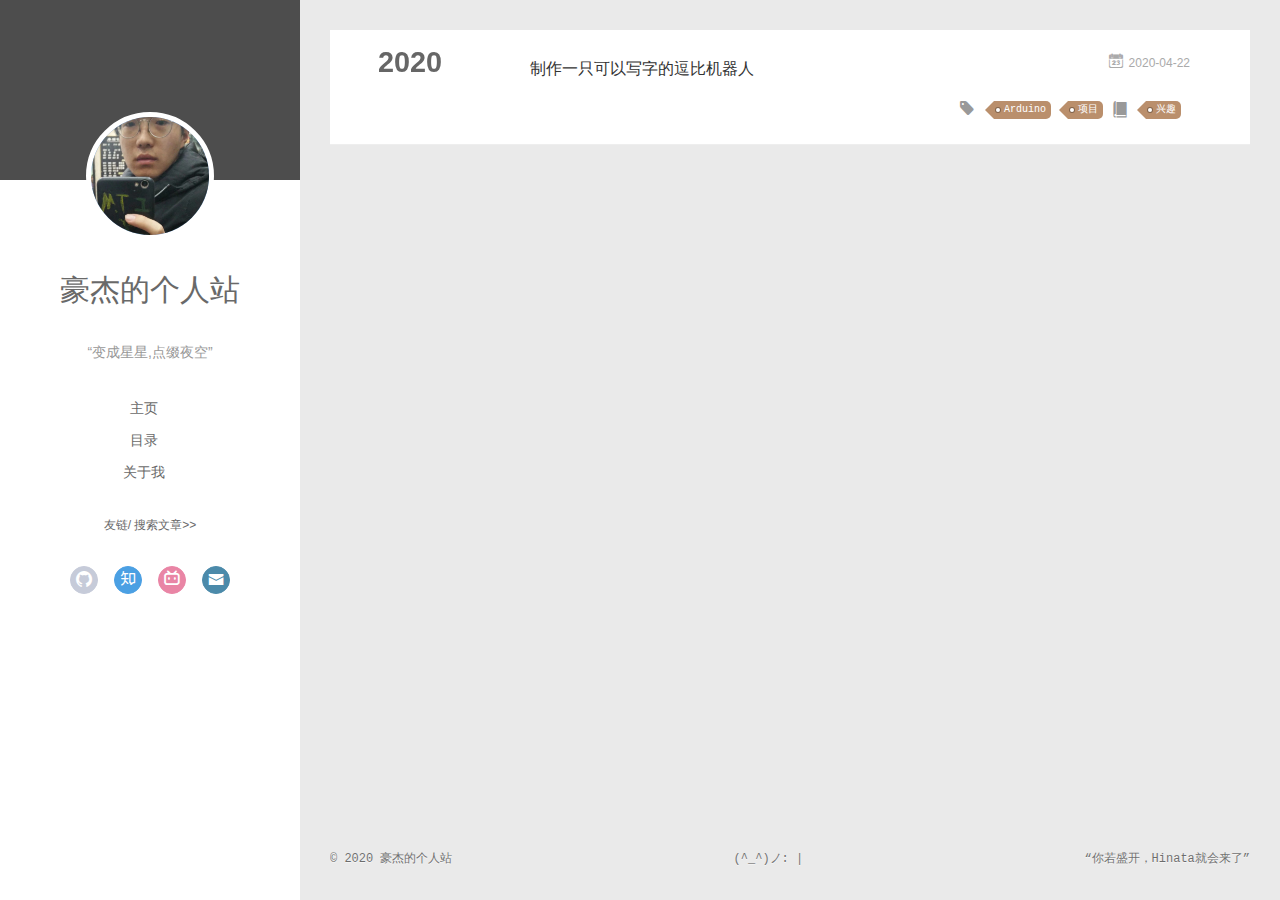
<file: tags/项目/index.html>
<!DOCTYPE html>
<html>
<head>
  <meta charset="utf-8">
  
  <meta name="renderer" content="webkit">
  <meta http-equiv="X-UA-Compatible" content="IE=edge" >
  <link rel="dns-prefetch" href="http://haojee.github.io">
  <title>Tag: 项目 | 豪杰的个人站</title>
  <meta name="viewport" content="width=device-width, initial-scale=1, maximum-scale=1">
  <meta name="description" content="不定期分享一些我的想法和成果">
<meta property="og:type" content="website">
<meta property="og:title" content="豪杰的个人站">
<meta property="og:url" content="http://haojee.github.io/tags/%E9%A1%B9%E7%9B%AE/index.html">
<meta property="og:site_name" content="豪杰的个人站">
<meta property="og:description" content="不定期分享一些我的想法和成果">
<meta property="og:locale" content="zh_CH">
<meta property="article:author" content="豪杰的个人站">
<meta name="twitter:card" content="summary">
  
    <link rel="alternative" href="/atom.xml" title="豪杰的个人站" type="application/atom+xml">
  
  
    <link rel="icon" href="/favicon.png">
  
  <link rel="stylesheet" type="text/css" href="/./main.0cf68a.css">
  <style type="text/css">
  
    #container.show {
      background: linear-gradient(200deg,#a0cfe4,#e8c37e);
    }
  </style>
  

  

<meta name="generator" content="Hexo 4.2.0"></head>

<body>
  <div id="container" q-class="show:isCtnShow">
    <canvas id="anm-canvas" class="anm-canvas"></canvas>
    <div class="left-col" q-class="show:isShow">
      
<div class="overlay" style="background: #4d4d4d"></div>
<div class="intrude-less">
	<header id="header" class="inner">
		<a href="" class="profilepic">
			<img src="/assets/img/avatar.jpg" class="js-avatar">
		</a>
		<hgroup>
		  <h1 class="header-author"><a href="">豪杰的个人站</a></h1>
		</hgroup>
		
		<p class="header-subtitle">“变成星星,点缀夜空”</p>
		

		<nav class="header-menu">
			<ul>
			
				<li><a href="/">主页</a></li>
	        
				<li><a href="/archives">目录</a></li>
	        
				<li><a href="/about">关于我</a></li>
	        
			</ul>
		</nav>
		<nav class="header-smart-menu">
    		
    			
            
    			
    			<a q-on="click: openSlider(e, 'friends')" href="javascript:void(0)">友链</a>
    			
            
    			
    			<a q-on="click: openSlider(e, 'innerArchive')" href="javascript:void(0)">搜索文章&gt;&gt;</a>
    			
            
		</nav>
		<nav class="header-nav">
			<div class="social">
				
					<a class="github" target="_blank" href="https://github.com/HaoJee" title="github"><i class="icon-github"></i></a>
		        
					<a class="zhihu" target="_blank" href="https://www.zhihu.com/people/ji-hao-jie-22" title="zhihu"><i class="icon-zhihu"></i></a>
		        
					<a class="bilibili" target="_blank" href="https://space.bilibili.com/341173732" title="bilibili"><i class="icon-bilibili"></i></a>
		        
					<a class="mail" target="_blank" href="mailto:1016988751@qq.com" title="mail"><i class="icon-mail"></i></a>
		        
			</div>
		</nav>
	</header>		
</div>

    </div>
    <div class="mid-col" q-class="show:isShow,hide:isShow|isFalse">
      
<nav id="mobile-nav">
  	<div class="overlay js-overlay" style="background: #4d4d4d"></div>
	<div class="btnctn js-mobile-btnctn">
  		<div class="slider-trigger list" q-on="click: openSlider(e)"><i class="icon icon-sort"></i></div>
	</div>
	<div class="intrude-less">
		<header id="header" class="inner">
			<div class="profilepic">
				<img src="/assets/img/avatar.jpg" class="js-avatar">
			</div>
			<hgroup>
			  <h1 class="header-author js-header-author">豪杰的个人站</h1>
			</hgroup>
			
			<p class="header-subtitle"><i class="icon icon-quo-left"></i>“变成星星,点缀夜空”<i class="icon icon-quo-right"></i></p>
			
			
			
				
			
				
			
				
			
			
			
			<nav class="header-nav">
				<div class="social">
					
						<a class="github" target="_blank" href="https://github.com/HaoJee" title="github"><i class="icon-github"></i></a>
			        
						<a class="zhihu" target="_blank" href="https://www.zhihu.com/people/ji-hao-jie-22" title="zhihu"><i class="icon-zhihu"></i></a>
			        
						<a class="bilibili" target="_blank" href="https://space.bilibili.com/341173732" title="bilibili"><i class="icon-bilibili"></i></a>
			        
						<a class="mail" target="_blank" href="mailto:1016988751@qq.com" title="mail"><i class="icon-mail"></i></a>
			        
				</div>
			</nav>

			<nav class="header-menu js-header-menu">
				<ul style="width: 70%">
				
				
					<li style="width: 33.333333333333336%"><a href="/">主页</a></li>
		        
					<li style="width: 33.333333333333336%"><a href="/archives">目录</a></li>
		        
					<li style="width: 33.333333333333336%"><a href="/about">关于我</a></li>
		        
				</ul>
			</nav>
		</header>				
	</div>
	<div class="mobile-mask" style="display:none" q-show="isShow"></div>
</nav>

      <div id="wrapper" class="body-wrap">
        <div class="menu-l">
          <div class="canvas-wrap">
            <canvas data-colors="#eaeaea" data-sectionHeight="100" data-contentId="js-content" id="myCanvas1" class="anm-canvas"></canvas>
          </div>
          <div id="js-content" class="content-ll">
            
  
  
    
    
      
      
      <section class="archives-wrap">
        <div class="archive-year-wrap">
          <a href="/archives/2020" class="archive-year">2020</a>
        </div>
        <div class="archives">
    
    <article class="archive-article archive-type-post">
  <div class="archive-article-inner">
    <header class="archive-article-header">
      	<div class="article-meta">
	      	<a href="/42.html" class="archive-article-date">
  	<time datetime="2020-04-22T10:35:22.000Z" itemprop="datePublished"><i class="icon-calendar icon"></i>2020-04-22</time>
</a>
        </div>
    	 
  
    <h1 itemprop="name">
      <a class="archive-article-title" href="/42.html">制作一只可以写字的逗比机器人</a>
    </h1>
  

        <div class="article-info info-on-right">
          
	<div class="article-tag tagcloud">
		<i class="icon-price-tags icon"></i>
		<ul class="article-tag-list">
			 
        		<li class="article-tag-list-item">
        			<a href="javascript:void(0)" class="js-tag article-tag-list-link color3">Arduino</a>
        		</li>
      		 
        		<li class="article-tag-list-item">
        			<a href="javascript:void(0)" class="js-tag article-tag-list-link color3">项目</a>
        		</li>
      		
		</ul>
	</div>

          
	<div class="article-category tagcloud">
		<i class="icon-book icon"></i>
		<ul class="article-tag-list">
			 
        		<li class="article-tag-list-item">
        			<a href="/categories/兴趣//" class="article-tag-list-link color3">兴趣</a>
        		</li>
      		
		</ul>
	</div>


        </div>
        <div class="clearfix"></div>
    </header>
  </div>
</article>
  
  
    </div></section>
  

    


          </div>
        </div>
      </div>
      <footer id="footer">
  <div class="outer">
    <div id="footer-info">
    	<div class="footer-left">
    		&copy; 2020 豪杰的个人站
    	</div>
		
					<span id="busuanzi_container_site_pv">
						(^_^)ノ: <span id="busuanzi_value_site_pv"></span> |
					</span>
					<span id="busuanzi_container_site_uv">
						 <span id="busuanzi_value_site_uv"></span>
					</span>
		
      	<div class="footer-right">
			“你若盛开，Hinata就会来了”
      		<!--<a href="http://hexo.io/" target="_blank">Hexo</a>  Theme <a href="https://github.com/litten/hexo-theme-yilia" target="_blank">Yilia</a> by Litten
			-->
		</div>
    </div>
  </div>
</footer>
<script async src="//busuanzi.ibruce.info/busuanzi/2.3/busuanzi.pure.mini.js"></script>
    </div>
    <script>
	var yiliaConfig = {
		mathjax: false,
		isHome: false,
		isPost: false,
		isArchive: false,
		isTag: true,
		isCategory: false,
		open_in_new: false,
		toc_hide_index: true,
		root: "/",
		innerArchive: true,
		showTags: false
	}
</script>

<script>!function(t){function n(e){if(r[e])return r[e].exports;var i=r[e]={exports:{},id:e,loaded:!1};return t[e].call(i.exports,i,i.exports,n),i.loaded=!0,i.exports}var r={};n.m=t,n.c=r,n.p="./",n(0)}([function(t,n,r){r(195),t.exports=r(191)},function(t,n,r){var e=r(3),i=r(52),o=r(27),u=r(28),c=r(53),f="prototype",a=function(t,n,r){var s,l,h,v,p=t&a.F,d=t&a.G,y=t&a.S,g=t&a.P,b=t&a.B,m=d?e:y?e[n]||(e[n]={}):(e[n]||{})[f],x=d?i:i[n]||(i[n]={}),w=x[f]||(x[f]={});d&&(r=n);for(s in r)l=!p&&m&&void 0!==m[s],h=(l?m:r)[s],v=b&&l?c(h,e):g&&"function"==typeof h?c(Function.call,h):h,m&&u(m,s,h,t&a.U),x[s]!=h&&o(x,s,v),g&&w[s]!=h&&(w[s]=h)};e.core=i,a.F=1,a.G=2,a.S=4,a.P=8,a.B=16,a.W=32,a.U=64,a.R=128,t.exports=a},function(t,n,r){var e=r(6);t.exports=function(t){if(!e(t))throw TypeError(t+" is not an object!");return t}},function(t,n){var r=t.exports="undefined"!=typeof window&&window.Math==Math?window:"undefined"!=typeof self&&self.Math==Math?self:Function("return this")();"number"==typeof __g&&(__g=r)},function(t,n){t.exports=function(t){try{return!!t()}catch(t){return!0}}},function(t,n){var r=t.exports="undefined"!=typeof window&&window.Math==Math?window:"undefined"!=typeof self&&self.Math==Math?self:Function("return this")();"number"==typeof __g&&(__g=r)},function(t,n){t.exports=function(t){return"object"==typeof t?null!==t:"function"==typeof t}},function(t,n,r){var e=r(126)("wks"),i=r(76),o=r(3).Symbol,u="function"==typeof o;(t.exports=function(t){return e[t]||(e[t]=u&&o[t]||(u?o:i)("Symbol."+t))}).store=e},function(t,n){var r={}.hasOwnProperty;t.exports=function(t,n){return r.call(t,n)}},function(t,n,r){var e=r(94),i=r(33);t.exports=function(t){return e(i(t))}},function(t,n,r){t.exports=!r(4)(function(){return 7!=Object.defineProperty({},"a",{get:function(){return 7}}).a})},function(t,n,r){var e=r(2),i=r(167),o=r(50),u=Object.defineProperty;n.f=r(10)?Object.defineProperty:function(t,n,r){if(e(t),n=o(n,!0),e(r),i)try{return u(t,n,r)}catch(t){}if("get"in r||"set"in r)throw TypeError("Accessors not supported!");return"value"in r&&(t[n]=r.value),t}},function(t,n,r){t.exports=!r(18)(function(){return 7!=Object.defineProperty({},"a",{get:function(){return 7}}).a})},function(t,n,r){var e=r(14),i=r(22);t.exports=r(12)?function(t,n,r){return e.f(t,n,i(1,r))}:function(t,n,r){return t[n]=r,t}},function(t,n,r){var e=r(20),i=r(58),o=r(42),u=Object.defineProperty;n.f=r(12)?Object.defineProperty:function(t,n,r){if(e(t),n=o(n,!0),e(r),i)try{return u(t,n,r)}catch(t){}if("get"in r||"set"in r)throw TypeError("Accessors not supported!");return"value"in r&&(t[n]=r.value),t}},function(t,n,r){var e=r(40)("wks"),i=r(23),o=r(5).Symbol,u="function"==typeof o;(t.exports=function(t){return e[t]||(e[t]=u&&o[t]||(u?o:i)("Symbol."+t))}).store=e},function(t,n,r){var e=r(67),i=Math.min;t.exports=function(t){return t>0?i(e(t),9007199254740991):0}},function(t,n,r){var e=r(46);t.exports=function(t){return Object(e(t))}},function(t,n){t.exports=function(t){try{return!!t()}catch(t){return!0}}},function(t,n,r){var e=r(63),i=r(34);t.exports=Object.keys||function(t){return e(t,i)}},function(t,n,r){var e=r(21);t.exports=function(t){if(!e(t))throw TypeError(t+" is not an object!");return t}},function(t,n){t.exports=function(t){return"object"==typeof t?null!==t:"function"==typeof t}},function(t,n){t.exports=function(t,n){return{enumerable:!(1&t),configurable:!(2&t),writable:!(4&t),value:n}}},function(t,n){var r=0,e=Math.random();t.exports=function(t){return"Symbol(".concat(void 0===t?"":t,")_",(++r+e).toString(36))}},function(t,n){var r={}.hasOwnProperty;t.exports=function(t,n){return r.call(t,n)}},function(t,n){var r=t.exports={version:"2.4.0"};"number"==typeof __e&&(__e=r)},function(t,n){t.exports=function(t){if("function"!=typeof t)throw TypeError(t+" is not a function!");return t}},function(t,n,r){var e=r(11),i=r(66);t.exports=r(10)?function(t,n,r){return e.f(t,n,i(1,r))}:function(t,n,r){return t[n]=r,t}},function(t,n,r){var e=r(3),i=r(27),o=r(24),u=r(76)("src"),c="toString",f=Function[c],a=(""+f).split(c);r(52).inspectSource=function(t){return f.call(t)},(t.exports=function(t,n,r,c){var f="function"==typeof r;f&&(o(r,"name")||i(r,"name",n)),t[n]!==r&&(f&&(o(r,u)||i(r,u,t[n]?""+t[n]:a.join(String(n)))),t===e?t[n]=r:c?t[n]?t[n]=r:i(t,n,r):(delete t[n],i(t,n,r)))})(Function.prototype,c,function(){return"function"==typeof this&&this[u]||f.call(this)})},function(t,n,r){var e=r(1),i=r(4),o=r(46),u=function(t,n,r,e){var i=String(o(t)),u="<"+n;return""!==r&&(u+=" "+r+'="'+String(e).replace(/"/g,"&quot;")+'"'),u+">"+i+"</"+n+">"};t.exports=function(t,n){var r={};r[t]=n(u),e(e.P+e.F*i(function(){var n=""[t]('"');return n!==n.toLowerCase()||n.split('"').length>3}),"String",r)}},function(t,n,r){var e=r(115),i=r(46);t.exports=function(t){return e(i(t))}},function(t,n,r){var e=r(116),i=r(66),o=r(30),u=r(50),c=r(24),f=r(167),a=Object.getOwnPropertyDescriptor;n.f=r(10)?a:function(t,n){if(t=o(t),n=u(n,!0),f)try{return a(t,n)}catch(t){}if(c(t,n))return i(!e.f.call(t,n),t[n])}},function(t,n,r){var e=r(24),i=r(17),o=r(145)("IE_PROTO"),u=Object.prototype;t.exports=Object.getPrototypeOf||function(t){return t=i(t),e(t,o)?t[o]:"function"==typeof t.constructor&&t instanceof t.constructor?t.constructor.prototype:t instanceof Object?u:null}},function(t,n){t.exports=function(t){if(void 0==t)throw TypeError("Can't call method on  "+t);return t}},function(t,n){t.exports="constructor,hasOwnProperty,isPrototypeOf,propertyIsEnumerable,toLocaleString,toString,valueOf".split(",")},function(t,n){t.exports={}},function(t,n){t.exports=!0},function(t,n){n.f={}.propertyIsEnumerable},function(t,n,r){var e=r(14).f,i=r(8),o=r(15)("toStringTag");t.exports=function(t,n,r){t&&!i(t=r?t:t.prototype,o)&&e(t,o,{configurable:!0,value:n})}},function(t,n,r){var e=r(40)("keys"),i=r(23);t.exports=function(t){return e[t]||(e[t]=i(t))}},function(t,n,r){var e=r(5),i="__core-js_shared__",o=e[i]||(e[i]={});t.exports=function(t){return o[t]||(o[t]={})}},function(t,n){var r=Math.ceil,e=Math.floor;t.exports=function(t){return isNaN(t=+t)?0:(t>0?e:r)(t)}},function(t,n,r){var e=r(21);t.exports=function(t,n){if(!e(t))return t;var r,i;if(n&&"function"==typeof(r=t.toString)&&!e(i=r.call(t)))return i;if("function"==typeof(r=t.valueOf)&&!e(i=r.call(t)))return i;if(!n&&"function"==typeof(r=t.toString)&&!e(i=r.call(t)))return i;throw TypeError("Can't convert object to primitive value")}},function(t,n,r){var e=r(5),i=r(25),o=r(36),u=r(44),c=r(14).f;t.exports=function(t){var n=i.Symbol||(i.Symbol=o?{}:e.Symbol||{});"_"==t.charAt(0)||t in n||c(n,t,{value:u.f(t)})}},function(t,n,r){n.f=r(15)},function(t,n){var r={}.toString;t.exports=function(t){return r.call(t).slice(8,-1)}},function(t,n){t.exports=function(t){if(void 0==t)throw TypeError("Can't call method on  "+t);return t}},function(t,n,r){var e=r(4);t.exports=function(t,n){return!!t&&e(function(){n?t.call(null,function(){},1):t.call(null)})}},function(t,n,r){var e=r(53),i=r(115),o=r(17),u=r(16),c=r(203);t.exports=function(t,n){var r=1==t,f=2==t,a=3==t,s=4==t,l=6==t,h=5==t||l,v=n||c;return function(n,c,p){for(var d,y,g=o(n),b=i(g),m=e(c,p,3),x=u(b.length),w=0,S=r?v(n,x):f?v(n,0):void 0;x>w;w++)if((h||w in b)&&(d=b[w],y=m(d,w,g),t))if(r)S[w]=y;else if(y)switch(t){case 3:return!0;case 5:return d;case 6:return w;case 2:S.push(d)}else if(s)return!1;return l?-1:a||s?s:S}}},function(t,n,r){var e=r(1),i=r(52),o=r(4);t.exports=function(t,n){var r=(i.Object||{})[t]||Object[t],u={};u[t]=n(r),e(e.S+e.F*o(function(){r(1)}),"Object",u)}},function(t,n,r){var e=r(6);t.exports=function(t,n){if(!e(t))return t;var r,i;if(n&&"function"==typeof(r=t.toString)&&!e(i=r.call(t)))return i;if("function"==typeof(r=t.valueOf)&&!e(i=r.call(t)))return i;if(!n&&"function"==typeof(r=t.toString)&&!e(i=r.call(t)))return i;throw TypeError("Can't convert object to primitive value")}},function(t,n,r){var e=r(5),i=r(25),o=r(91),u=r(13),c="prototype",f=function(t,n,r){var a,s,l,h=t&f.F,v=t&f.G,p=t&f.S,d=t&f.P,y=t&f.B,g=t&f.W,b=v?i:i[n]||(i[n]={}),m=b[c],x=v?e:p?e[n]:(e[n]||{})[c];v&&(r=n);for(a in r)(s=!h&&x&&void 0!==x[a])&&a in b||(l=s?x[a]:r[a],b[a]=v&&"function"!=typeof x[a]?r[a]:y&&s?o(l,e):g&&x[a]==l?function(t){var n=function(n,r,e){if(this instanceof t){switch(arguments.length){case 0:return new t;case 1:return new t(n);case 2:return new t(n,r)}return new t(n,r,e)}return t.apply(this,arguments)};return n[c]=t[c],n}(l):d&&"function"==typeof l?o(Function.call,l):l,d&&((b.virtual||(b.virtual={}))[a]=l,t&f.R&&m&&!m[a]&&u(m,a,l)))};f.F=1,f.G=2,f.S=4,f.P=8,f.B=16,f.W=32,f.U=64,f.R=128,t.exports=f},function(t,n){var r=t.exports={version:"2.4.0"};"number"==typeof __e&&(__e=r)},function(t,n,r){var e=r(26);t.exports=function(t,n,r){if(e(t),void 0===n)return t;switch(r){case 1:return function(r){return t.call(n,r)};case 2:return function(r,e){return t.call(n,r,e)};case 3:return function(r,e,i){return t.call(n,r,e,i)}}return function(){return t.apply(n,arguments)}}},function(t,n,r){var e=r(183),i=r(1),o=r(126)("metadata"),u=o.store||(o.store=new(r(186))),c=function(t,n,r){var i=u.get(t);if(!i){if(!r)return;u.set(t,i=new e)}var o=i.get(n);if(!o){if(!r)return;i.set(n,o=new e)}return o},f=function(t,n,r){var e=c(n,r,!1);return void 0!==e&&e.has(t)},a=function(t,n,r){var e=c(n,r,!1);return void 0===e?void 0:e.get(t)},s=function(t,n,r,e){c(r,e,!0).set(t,n)},l=function(t,n){var r=c(t,n,!1),e=[];return r&&r.forEach(function(t,n){e.push(n)}),e},h=function(t){return void 0===t||"symbol"==typeof t?t:String(t)},v=function(t){i(i.S,"Reflect",t)};t.exports={store:u,map:c,has:f,get:a,set:s,keys:l,key:h,exp:v}},function(t,n,r){"use strict";if(r(10)){var e=r(69),i=r(3),o=r(4),u=r(1),c=r(127),f=r(152),a=r(53),s=r(68),l=r(66),h=r(27),v=r(73),p=r(67),d=r(16),y=r(75),g=r(50),b=r(24),m=r(180),x=r(114),w=r(6),S=r(17),_=r(137),O=r(70),E=r(32),P=r(71).f,j=r(154),F=r(76),M=r(7),A=r(48),N=r(117),T=r(146),I=r(155),k=r(80),L=r(123),R=r(74),C=r(130),D=r(160),U=r(11),W=r(31),G=U.f,B=W.f,V=i.RangeError,z=i.TypeError,q=i.Uint8Array,K="ArrayBuffer",J="Shared"+K,Y="BYTES_PER_ELEMENT",H="prototype",$=Array[H],X=f.ArrayBuffer,Q=f.DataView,Z=A(0),tt=A(2),nt=A(3),rt=A(4),et=A(5),it=A(6),ot=N(!0),ut=N(!1),ct=I.values,ft=I.keys,at=I.entries,st=$.lastIndexOf,lt=$.reduce,ht=$.reduceRight,vt=$.join,pt=$.sort,dt=$.slice,yt=$.toString,gt=$.toLocaleString,bt=M("iterator"),mt=M("toStringTag"),xt=F("typed_constructor"),wt=F("def_constructor"),St=c.CONSTR,_t=c.TYPED,Ot=c.VIEW,Et="Wrong length!",Pt=A(1,function(t,n){return Tt(T(t,t[wt]),n)}),jt=o(function(){return 1===new q(new Uint16Array([1]).buffer)[0]}),Ft=!!q&&!!q[H].set&&o(function(){new q(1).set({})}),Mt=function(t,n){if(void 0===t)throw z(Et);var r=+t,e=d(t);if(n&&!m(r,e))throw V(Et);return e},At=function(t,n){var r=p(t);if(r<0||r%n)throw V("Wrong offset!");return r},Nt=function(t){if(w(t)&&_t in t)return t;throw z(t+" is not a typed array!")},Tt=function(t,n){if(!(w(t)&&xt in t))throw z("It is not a typed array constructor!");return new t(n)},It=function(t,n){return kt(T(t,t[wt]),n)},kt=function(t,n){for(var r=0,e=n.length,i=Tt(t,e);e>r;)i[r]=n[r++];return i},Lt=function(t,n,r){G(t,n,{get:function(){return this._d[r]}})},Rt=function(t){var n,r,e,i,o,u,c=S(t),f=arguments.length,s=f>1?arguments[1]:void 0,l=void 0!==s,h=j(c);if(void 0!=h&&!_(h)){for(u=h.call(c),e=[],n=0;!(o=u.next()).done;n++)e.push(o.value);c=e}for(l&&f>2&&(s=a(s,arguments[2],2)),n=0,r=d(c.length),i=Tt(this,r);r>n;n++)i[n]=l?s(c[n],n):c[n];return i},Ct=function(){for(var t=0,n=arguments.length,r=Tt(this,n);n>t;)r[t]=arguments[t++];return r},Dt=!!q&&o(function(){gt.call(new q(1))}),Ut=function(){return gt.apply(Dt?dt.call(Nt(this)):Nt(this),arguments)},Wt={copyWithin:function(t,n){return D.call(Nt(this),t,n,arguments.length>2?arguments[2]:void 0)},every:function(t){return rt(Nt(this),t,arguments.length>1?arguments[1]:void 0)},fill:function(t){return C.apply(Nt(this),arguments)},filter:function(t){return It(this,tt(Nt(this),t,arguments.length>1?arguments[1]:void 0))},find:function(t){return et(Nt(this),t,arguments.length>1?arguments[1]:void 0)},findIndex:function(t){return it(Nt(this),t,arguments.length>1?arguments[1]:void 0)},forEach:function(t){Z(Nt(this),t,arguments.length>1?arguments[1]:void 0)},indexOf:function(t){return ut(Nt(this),t,arguments.length>1?arguments[1]:void 0)},includes:function(t){return ot(Nt(this),t,arguments.length>1?arguments[1]:void 0)},join:function(t){return vt.apply(Nt(this),arguments)},lastIndexOf:function(t){return st.apply(Nt(this),arguments)},map:function(t){return Pt(Nt(this),t,arguments.length>1?arguments[1]:void 0)},reduce:function(t){return lt.apply(Nt(this),arguments)},reduceRight:function(t){return ht.apply(Nt(this),arguments)},reverse:function(){for(var t,n=this,r=Nt(n).length,e=Math.floor(r/2),i=0;i<e;)t=n[i],n[i++]=n[--r],n[r]=t;return n},some:function(t){return nt(Nt(this),t,arguments.length>1?arguments[1]:void 0)},sort:function(t){return pt.call(Nt(this),t)},subarray:function(t,n){var r=Nt(this),e=r.length,i=y(t,e);return new(T(r,r[wt]))(r.buffer,r.byteOffset+i*r.BYTES_PER_ELEMENT,d((void 0===n?e:y(n,e))-i))}},Gt=function(t,n){return It(this,dt.call(Nt(this),t,n))},Bt=function(t){Nt(this);var n=At(arguments[1],1),r=this.length,e=S(t),i=d(e.length),o=0;if(i+n>r)throw V(Et);for(;o<i;)this[n+o]=e[o++]},Vt={entries:function(){return at.call(Nt(this))},keys:function(){return ft.call(Nt(this))},values:function(){return ct.call(Nt(this))}},zt=function(t,n){return w(t)&&t[_t]&&"symbol"!=typeof n&&n in t&&String(+n)==String(n)},qt=function(t,n){return zt(t,n=g(n,!0))?l(2,t[n]):B(t,n)},Kt=function(t,n,r){return!(zt(t,n=g(n,!0))&&w(r)&&b(r,"value"))||b(r,"get")||b(r,"set")||r.configurable||b(r,"writable")&&!r.writable||b(r,"enumerable")&&!r.enumerable?G(t,n,r):(t[n]=r.value,t)};St||(W.f=qt,U.f=Kt),u(u.S+u.F*!St,"Object",{getOwnPropertyDescriptor:qt,defineProperty:Kt}),o(function(){yt.call({})})&&(yt=gt=function(){return vt.call(this)});var Jt=v({},Wt);v(Jt,Vt),h(Jt,bt,Vt.values),v(Jt,{slice:Gt,set:Bt,constructor:function(){},toString:yt,toLocaleString:Ut}),Lt(Jt,"buffer","b"),Lt(Jt,"byteOffset","o"),Lt(Jt,"byteLength","l"),Lt(Jt,"length","e"),G(Jt,mt,{get:function(){return this[_t]}}),t.exports=function(t,n,r,f){f=!!f;var a=t+(f?"Clamped":"")+"Array",l="Uint8Array"!=a,v="get"+t,p="set"+t,y=i[a],g=y||{},b=y&&E(y),m=!y||!c.ABV,S={},_=y&&y[H],j=function(t,r){var e=t._d;return e.v[v](r*n+e.o,jt)},F=function(t,r,e){var i=t._d;f&&(e=(e=Math.round(e))<0?0:e>255?255:255&e),i.v[p](r*n+i.o,e,jt)},M=function(t,n){G(t,n,{get:function(){return j(this,n)},set:function(t){return F(this,n,t)},enumerable:!0})};m?(y=r(function(t,r,e,i){s(t,y,a,"_d");var o,u,c,f,l=0,v=0;if(w(r)){if(!(r instanceof X||(f=x(r))==K||f==J))return _t in r?kt(y,r):Rt.call(y,r);o=r,v=At(e,n);var p=r.byteLength;if(void 0===i){if(p%n)throw V(Et);if((u=p-v)<0)throw V(Et)}else if((u=d(i)*n)+v>p)throw V(Et);c=u/n}else c=Mt(r,!0),u=c*n,o=new X(u);for(h(t,"_d",{b:o,o:v,l:u,e:c,v:new Q(o)});l<c;)M(t,l++)}),_=y[H]=O(Jt),h(_,"constructor",y)):L(function(t){new y(null),new y(t)},!0)||(y=r(function(t,r,e,i){s(t,y,a);var o;return w(r)?r instanceof X||(o=x(r))==K||o==J?void 0!==i?new g(r,At(e,n),i):void 0!==e?new g(r,At(e,n)):new g(r):_t in r?kt(y,r):Rt.call(y,r):new g(Mt(r,l))}),Z(b!==Function.prototype?P(g).concat(P(b)):P(g),function(t){t in y||h(y,t,g[t])}),y[H]=_,e||(_.constructor=y));var A=_[bt],N=!!A&&("values"==A.name||void 0==A.name),T=Vt.values;h(y,xt,!0),h(_,_t,a),h(_,Ot,!0),h(_,wt,y),(f?new y(1)[mt]==a:mt in _)||G(_,mt,{get:function(){return a}}),S[a]=y,u(u.G+u.W+u.F*(y!=g),S),u(u.S,a,{BYTES_PER_ELEMENT:n,from:Rt,of:Ct}),Y in _||h(_,Y,n),u(u.P,a,Wt),R(a),u(u.P+u.F*Ft,a,{set:Bt}),u(u.P+u.F*!N,a,Vt),u(u.P+u.F*(_.toString!=yt),a,{toString:yt}),u(u.P+u.F*o(function(){new y(1).slice()}),a,{slice:Gt}),u(u.P+u.F*(o(function(){return[1,2].toLocaleString()!=new y([1,2]).toLocaleString()})||!o(function(){_.toLocaleString.call([1,2])})),a,{toLocaleString:Ut}),k[a]=N?A:T,e||N||h(_,bt,T)}}else t.exports=function(){}},function(t,n){var r={}.toString;t.exports=function(t){return r.call(t).slice(8,-1)}},function(t,n,r){var e=r(21),i=r(5).document,o=e(i)&&e(i.createElement);t.exports=function(t){return o?i.createElement(t):{}}},function(t,n,r){t.exports=!r(12)&&!r(18)(function(){return 7!=Object.defineProperty(r(57)("div"),"a",{get:function(){return 7}}).a})},function(t,n,r){"use strict";var e=r(36),i=r(51),o=r(64),u=r(13),c=r(8),f=r(35),a=r(96),s=r(38),l=r(103),h=r(15)("iterator"),v=!([].keys&&"next"in[].keys()),p="keys",d="values",y=function(){return this};t.exports=function(t,n,r,g,b,m,x){a(r,n,g);var w,S,_,O=function(t){if(!v&&t in F)return F[t];switch(t){case p:case d:return function(){return new r(this,t)}}return function(){return new r(this,t)}},E=n+" Iterator",P=b==d,j=!1,F=t.prototype,M=F[h]||F["@@iterator"]||b&&F[b],A=M||O(b),N=b?P?O("entries"):A:void 0,T="Array"==n?F.entries||M:M;if(T&&(_=l(T.call(new t)))!==Object.prototype&&(s(_,E,!0),e||c(_,h)||u(_,h,y)),P&&M&&M.name!==d&&(j=!0,A=function(){return M.call(this)}),e&&!x||!v&&!j&&F[h]||u(F,h,A),f[n]=A,f[E]=y,b)if(w={values:P?A:O(d),keys:m?A:O(p),entries:N},x)for(S in w)S in F||o(F,S,w[S]);else i(i.P+i.F*(v||j),n,w);return w}},function(t,n,r){var e=r(20),i=r(100),o=r(34),u=r(39)("IE_PROTO"),c=function(){},f="prototype",a=function(){var t,n=r(57)("iframe"),e=o.length;for(n.style.display="none",r(93).appendChild(n),n.src="javascript:",t=n.contentWindow.document,t.open(),t.write("<script>document.F=Object<\/script>"),t.close(),a=t.F;e--;)delete a[f][o[e]];return a()};t.exports=Object.create||function(t,n){var r;return null!==t?(c[f]=e(t),r=new c,c[f]=null,r[u]=t):r=a(),void 0===n?r:i(r,n)}},function(t,n,r){var e=r(63),i=r(34).concat("length","prototype");n.f=Object.getOwnPropertyNames||function(t){return e(t,i)}},function(t,n){n.f=Object.getOwnPropertySymbols},function(t,n,r){var e=r(8),i=r(9),o=r(90)(!1),u=r(39)("IE_PROTO");t.exports=function(t,n){var r,c=i(t),f=0,a=[];for(r in c)r!=u&&e(c,r)&&a.push(r);for(;n.length>f;)e(c,r=n[f++])&&(~o(a,r)||a.push(r));return a}},function(t,n,r){t.exports=r(13)},function(t,n,r){var e=r(76)("meta"),i=r(6),o=r(24),u=r(11).f,c=0,f=Object.isExtensible||function(){return!0},a=!r(4)(function(){return f(Object.preventExtensions({}))}),s=function(t){u(t,e,{value:{i:"O"+ ++c,w:{}}})},l=function(t,n){if(!i(t))return"symbol"==typeof t?t:("string"==typeof t?"S":"P")+t;if(!o(t,e)){if(!f(t))return"F";if(!n)return"E";s(t)}return t[e].i},h=function(t,n){if(!o(t,e)){if(!f(t))return!0;if(!n)return!1;s(t)}return t[e].w},v=function(t){return a&&p.NEED&&f(t)&&!o(t,e)&&s(t),t},p=t.exports={KEY:e,NEED:!1,fastKey:l,getWeak:h,onFreeze:v}},function(t,n){t.exports=function(t,n){return{enumerable:!(1&t),configurable:!(2&t),writable:!(4&t),value:n}}},function(t,n){var r=Math.ceil,e=Math.floor;t.exports=function(t){return isNaN(t=+t)?0:(t>0?e:r)(t)}},function(t,n){t.exports=function(t,n,r,e){if(!(t instanceof n)||void 0!==e&&e in t)throw TypeError(r+": incorrect invocation!");return t}},function(t,n){t.exports=!1},function(t,n,r){var e=r(2),i=r(173),o=r(133),u=r(145)("IE_PROTO"),c=function(){},f="prototype",a=function(){var t,n=r(132)("iframe"),e=o.length;for(n.style.display="none",r(135).appendChild(n),n.src="javascript:",t=n.contentWindow.document,t.open(),t.write("<script>document.F=Object<\/script>"),t.close(),a=t.F;e--;)delete a[f][o[e]];return a()};t.exports=Object.create||function(t,n){var r;return null!==t?(c[f]=e(t),r=new c,c[f]=null,r[u]=t):r=a(),void 0===n?r:i(r,n)}},function(t,n,r){var e=r(175),i=r(133).concat("length","prototype");n.f=Object.getOwnPropertyNames||function(t){return e(t,i)}},function(t,n,r){var e=r(175),i=r(133);t.exports=Object.keys||function(t){return e(t,i)}},function(t,n,r){var e=r(28);t.exports=function(t,n,r){for(var i in n)e(t,i,n[i],r);return t}},function(t,n,r){"use strict";var e=r(3),i=r(11),o=r(10),u=r(7)("species");t.exports=function(t){var n=e[t];o&&n&&!n[u]&&i.f(n,u,{configurable:!0,get:function(){return this}})}},function(t,n,r){var e=r(67),i=Math.max,o=Math.min;t.exports=function(t,n){return t=e(t),t<0?i(t+n,0):o(t,n)}},function(t,n){var r=0,e=Math.random();t.exports=function(t){return"Symbol(".concat(void 0===t?"":t,")_",(++r+e).toString(36))}},function(t,n,r){var e=r(33);t.exports=function(t){return Object(e(t))}},function(t,n,r){var e=r(7)("unscopables"),i=Array.prototype;void 0==i[e]&&r(27)(i,e,{}),t.exports=function(t){i[e][t]=!0}},function(t,n,r){var e=r(53),i=r(169),o=r(137),u=r(2),c=r(16),f=r(154),a={},s={},n=t.exports=function(t,n,r,l,h){var v,p,d,y,g=h?function(){return t}:f(t),b=e(r,l,n?2:1),m=0;if("function"!=typeof g)throw TypeError(t+" is not iterable!");if(o(g)){for(v=c(t.length);v>m;m++)if((y=n?b(u(p=t[m])[0],p[1]):b(t[m]))===a||y===s)return y}else for(d=g.call(t);!(p=d.next()).done;)if((y=i(d,b,p.value,n))===a||y===s)return y};n.BREAK=a,n.RETURN=s},function(t,n){t.exports={}},function(t,n,r){var e=r(11).f,i=r(24),o=r(7)("toStringTag");t.exports=function(t,n,r){t&&!i(t=r?t:t.prototype,o)&&e(t,o,{configurable:!0,value:n})}},function(t,n,r){var e=r(1),i=r(46),o=r(4),u=r(150),c="["+u+"]",f="​",a=RegExp("^"+c+c+"*"),s=RegExp(c+c+"*$"),l=function(t,n,r){var i={},c=o(function(){return!!u[t]()||f[t]()!=f}),a=i[t]=c?n(h):u[t];r&&(i[r]=a),e(e.P+e.F*c,"String",i)},h=l.trim=function(t,n){return t=String(i(t)),1&n&&(t=t.replace(a,"")),2&n&&(t=t.replace(s,"")),t};t.exports=l},function(t,n,r){t.exports={default:r(86),__esModule:!0}},function(t,n,r){t.exports={default:r(87),__esModule:!0}},function(t,n,r){"use strict";function e(t){return t&&t.__esModule?t:{default:t}}n.__esModule=!0;var i=r(84),o=e(i),u=r(83),c=e(u),f="function"==typeof c.default&&"symbol"==typeof o.default?function(t){return typeof t}:function(t){return t&&"function"==typeof c.default&&t.constructor===c.default&&t!==c.default.prototype?"symbol":typeof t};n.default="function"==typeof c.default&&"symbol"===f(o.default)?function(t){return void 0===t?"undefined":f(t)}:function(t){return t&&"function"==typeof c.default&&t.constructor===c.default&&t!==c.default.prototype?"symbol":void 0===t?"undefined":f(t)}},function(t,n,r){r(110),r(108),r(111),r(112),t.exports=r(25).Symbol},function(t,n,r){r(109),r(113),t.exports=r(44).f("iterator")},function(t,n){t.exports=function(t){if("function"!=typeof t)throw TypeError(t+" is not a function!");return t}},function(t,n){t.exports=function(){}},function(t,n,r){var e=r(9),i=r(106),o=r(105);t.exports=function(t){return function(n,r,u){var c,f=e(n),a=i(f.length),s=o(u,a);if(t&&r!=r){for(;a>s;)if((c=f[s++])!=c)return!0}else for(;a>s;s++)if((t||s in f)&&f[s]===r)return t||s||0;return!t&&-1}}},function(t,n,r){var e=r(88);t.exports=function(t,n,r){if(e(t),void 0===n)return t;switch(r){case 1:return function(r){return t.call(n,r)};case 2:return function(r,e){return t.call(n,r,e)};case 3:return function(r,e,i){return t.call(n,r,e,i)}}return function(){return t.apply(n,arguments)}}},function(t,n,r){var e=r(19),i=r(62),o=r(37);t.exports=function(t){var n=e(t),r=i.f;if(r)for(var u,c=r(t),f=o.f,a=0;c.length>a;)f.call(t,u=c[a++])&&n.push(u);return n}},function(t,n,r){t.exports=r(5).document&&document.documentElement},function(t,n,r){var e=r(56);t.exports=Object("z").propertyIsEnumerable(0)?Object:function(t){return"String"==e(t)?t.split(""):Object(t)}},function(t,n,r){var e=r(56);t.exports=Array.isArray||function(t){return"Array"==e(t)}},function(t,n,r){"use strict";var e=r(60),i=r(22),o=r(38),u={};r(13)(u,r(15)("iterator"),function(){return this}),t.exports=function(t,n,r){t.prototype=e(u,{next:i(1,r)}),o(t,n+" Iterator")}},function(t,n){t.exports=function(t,n){return{value:n,done:!!t}}},function(t,n,r){var e=r(19),i=r(9);t.exports=function(t,n){for(var r,o=i(t),u=e(o),c=u.length,f=0;c>f;)if(o[r=u[f++]]===n)return r}},function(t,n,r){var e=r(23)("meta"),i=r(21),o=r(8),u=r(14).f,c=0,f=Object.isExtensible||function(){return!0},a=!r(18)(function(){return f(Object.preventExtensions({}))}),s=function(t){u(t,e,{value:{i:"O"+ ++c,w:{}}})},l=function(t,n){if(!i(t))return"symbol"==typeof t?t:("string"==typeof t?"S":"P")+t;if(!o(t,e)){if(!f(t))return"F";if(!n)return"E";s(t)}return t[e].i},h=function(t,n){if(!o(t,e)){if(!f(t))return!0;if(!n)return!1;s(t)}return t[e].w},v=function(t){return a&&p.NEED&&f(t)&&!o(t,e)&&s(t),t},p=t.exports={KEY:e,NEED:!1,fastKey:l,getWeak:h,onFreeze:v}},function(t,n,r){var e=r(14),i=r(20),o=r(19);t.exports=r(12)?Object.defineProperties:function(t,n){i(t);for(var r,u=o(n),c=u.length,f=0;c>f;)e.f(t,r=u[f++],n[r]);return t}},function(t,n,r){var e=r(37),i=r(22),o=r(9),u=r(42),c=r(8),f=r(58),a=Object.getOwnPropertyDescriptor;n.f=r(12)?a:function(t,n){if(t=o(t),n=u(n,!0),f)try{return a(t,n)}catch(t){}if(c(t,n))return i(!e.f.call(t,n),t[n])}},function(t,n,r){var e=r(9),i=r(61).f,o={}.toString,u="object"==typeof window&&window&&Object.getOwnPropertyNames?Object.getOwnPropertyNames(window):[],c=function(t){try{return i(t)}catch(t){return u.slice()}};t.exports.f=function(t){return u&&"[object Window]"==o.call(t)?c(t):i(e(t))}},function(t,n,r){var e=r(8),i=r(77),o=r(39)("IE_PROTO"),u=Object.prototype;t.exports=Object.getPrototypeOf||function(t){return t=i(t),e(t,o)?t[o]:"function"==typeof t.constructor&&t instanceof t.constructor?t.constructor.prototype:t instanceof Object?u:null}},function(t,n,r){var e=r(41),i=r(33);t.exports=function(t){return function(n,r){var o,u,c=String(i(n)),f=e(r),a=c.length;return f<0||f>=a?t?"":void 0:(o=c.charCodeAt(f),o<55296||o>56319||f+1===a||(u=c.charCodeAt(f+1))<56320||u>57343?t?c.charAt(f):o:t?c.slice(f,f+2):u-56320+(o-55296<<10)+65536)}}},function(t,n,r){var e=r(41),i=Math.max,o=Math.min;t.exports=function(t,n){return t=e(t),t<0?i(t+n,0):o(t,n)}},function(t,n,r){var e=r(41),i=Math.min;t.exports=function(t){return t>0?i(e(t),9007199254740991):0}},function(t,n,r){"use strict";var e=r(89),i=r(97),o=r(35),u=r(9);t.exports=r(59)(Array,"Array",function(t,n){this._t=u(t),this._i=0,this._k=n},function(){var t=this._t,n=this._k,r=this._i++;return!t||r>=t.length?(this._t=void 0,i(1)):"keys"==n?i(0,r):"values"==n?i(0,t[r]):i(0,[r,t[r]])},"values"),o.Arguments=o.Array,e("keys"),e("values"),e("entries")},function(t,n){},function(t,n,r){"use strict";var e=r(104)(!0);r(59)(String,"String",function(t){this._t=String(t),this._i=0},function(){var t,n=this._t,r=this._i;return r>=n.length?{value:void 0,done:!0}:(t=e(n,r),this._i+=t.length,{value:t,done:!1})})},function(t,n,r){"use strict";var e=r(5),i=r(8),o=r(12),u=r(51),c=r(64),f=r(99).KEY,a=r(18),s=r(40),l=r(38),h=r(23),v=r(15),p=r(44),d=r(43),y=r(98),g=r(92),b=r(95),m=r(20),x=r(9),w=r(42),S=r(22),_=r(60),O=r(102),E=r(101),P=r(14),j=r(19),F=E.f,M=P.f,A=O.f,N=e.Symbol,T=e.JSON,I=T&&T.stringify,k="prototype",L=v("_hidden"),R=v("toPrimitive"),C={}.propertyIsEnumerable,D=s("symbol-registry"),U=s("symbols"),W=s("op-symbols"),G=Object[k],B="function"==typeof N,V=e.QObject,z=!V||!V[k]||!V[k].findChild,q=o&&a(function(){return 7!=_(M({},"a",{get:function(){return M(this,"a",{value:7}).a}})).a})?function(t,n,r){var e=F(G,n);e&&delete G[n],M(t,n,r),e&&t!==G&&M(G,n,e)}:M,K=function(t){var n=U[t]=_(N[k]);return n._k=t,n},J=B&&"symbol"==typeof N.iterator?function(t){return"symbol"==typeof t}:function(t){return t instanceof N},Y=function(t,n,r){return t===G&&Y(W,n,r),m(t),n=w(n,!0),m(r),i(U,n)?(r.enumerable?(i(t,L)&&t[L][n]&&(t[L][n]=!1),r=_(r,{enumerable:S(0,!1)})):(i(t,L)||M(t,L,S(1,{})),t[L][n]=!0),q(t,n,r)):M(t,n,r)},H=function(t,n){m(t);for(var r,e=g(n=x(n)),i=0,o=e.length;o>i;)Y(t,r=e[i++],n[r]);return t},$=function(t,n){return void 0===n?_(t):H(_(t),n)},X=function(t){var n=C.call(this,t=w(t,!0));return!(this===G&&i(U,t)&&!i(W,t))&&(!(n||!i(this,t)||!i(U,t)||i(this,L)&&this[L][t])||n)},Q=function(t,n){if(t=x(t),n=w(n,!0),t!==G||!i(U,n)||i(W,n)){var r=F(t,n);return!r||!i(U,n)||i(t,L)&&t[L][n]||(r.enumerable=!0),r}},Z=function(t){for(var n,r=A(x(t)),e=[],o=0;r.length>o;)i(U,n=r[o++])||n==L||n==f||e.push(n);return e},tt=function(t){for(var n,r=t===G,e=A(r?W:x(t)),o=[],u=0;e.length>u;)!i(U,n=e[u++])||r&&!i(G,n)||o.push(U[n]);return o};B||(N=function(){if(this instanceof N)throw TypeError("Symbol is not a constructor!");var t=h(arguments.length>0?arguments[0]:void 0),n=function(r){this===G&&n.call(W,r),i(this,L)&&i(this[L],t)&&(this[L][t]=!1),q(this,t,S(1,r))};return o&&z&&q(G,t,{configurable:!0,set:n}),K(t)},c(N[k],"toString",function(){return this._k}),E.f=Q,P.f=Y,r(61).f=O.f=Z,r(37).f=X,r(62).f=tt,o&&!r(36)&&c(G,"propertyIsEnumerable",X,!0),p.f=function(t){return K(v(t))}),u(u.G+u.W+u.F*!B,{Symbol:N});for(var nt="hasInstance,isConcatSpreadable,iterator,match,replace,search,species,split,toPrimitive,toStringTag,unscopables".split(","),rt=0;nt.length>rt;)v(nt[rt++]);for(var nt=j(v.store),rt=0;nt.length>rt;)d(nt[rt++]);u(u.S+u.F*!B,"Symbol",{for:function(t){return i(D,t+="")?D[t]:D[t]=N(t)},keyFor:function(t){if(J(t))return y(D,t);throw TypeError(t+" is not a symbol!")},useSetter:function(){z=!0},useSimple:function(){z=!1}}),u(u.S+u.F*!B,"Object",{create:$,defineProperty:Y,defineProperties:H,getOwnPropertyDescriptor:Q,getOwnPropertyNames:Z,getOwnPropertySymbols:tt}),T&&u(u.S+u.F*(!B||a(function(){var t=N();return"[null]"!=I([t])||"{}"!=I({a:t})||"{}"!=I(Object(t))})),"JSON",{stringify:function(t){if(void 0!==t&&!J(t)){for(var n,r,e=[t],i=1;arguments.length>i;)e.push(arguments[i++]);return n=e[1],"function"==typeof n&&(r=n),!r&&b(n)||(n=function(t,n){if(r&&(n=r.call(this,t,n)),!J(n))return n}),e[1]=n,I.apply(T,e)}}}),N[k][R]||r(13)(N[k],R,N[k].valueOf),l(N,"Symbol"),l(Math,"Math",!0),l(e.JSON,"JSON",!0)},function(t,n,r){r(43)("asyncIterator")},function(t,n,r){r(43)("observable")},function(t,n,r){r(107);for(var e=r(5),i=r(13),o=r(35),u=r(15)("toStringTag"),c=["NodeList","DOMTokenList","MediaList","StyleSheetList","CSSRuleList"],f=0;f<5;f++){var a=c[f],s=e[a],l=s&&s.prototype;l&&!l[u]&&i(l,u,a),o[a]=o.Array}},function(t,n,r){var e=r(45),i=r(7)("toStringTag"),o="Arguments"==e(function(){return arguments}()),u=function(t,n){try{return t[n]}catch(t){}};t.exports=function(t){var n,r,c;return void 0===t?"Undefined":null===t?"Null":"string"==typeof(r=u(n=Object(t),i))?r:o?e(n):"Object"==(c=e(n))&&"function"==typeof n.callee?"Arguments":c}},function(t,n,r){var e=r(45);t.exports=Object("z").propertyIsEnumerable(0)?Object:function(t){return"String"==e(t)?t.split(""):Object(t)}},function(t,n){n.f={}.propertyIsEnumerable},function(t,n,r){var e=r(30),i=r(16),o=r(75);t.exports=function(t){return function(n,r,u){var c,f=e(n),a=i(f.length),s=o(u,a);if(t&&r!=r){for(;a>s;)if((c=f[s++])!=c)return!0}else for(;a>s;s++)if((t||s in f)&&f[s]===r)return t||s||0;return!t&&-1}}},function(t,n,r){"use strict";var e=r(3),i=r(1),o=r(28),u=r(73),c=r(65),f=r(79),a=r(68),s=r(6),l=r(4),h=r(123),v=r(81),p=r(136);t.exports=function(t,n,r,d,y,g){var b=e[t],m=b,x=y?"set":"add",w=m&&m.prototype,S={},_=function(t){var n=w[t];o(w,t,"delete"==t?function(t){return!(g&&!s(t))&&n.call(this,0===t?0:t)}:"has"==t?function(t){return!(g&&!s(t))&&n.call(this,0===t?0:t)}:"get"==t?function(t){return g&&!s(t)?void 0:n.call(this,0===t?0:t)}:"add"==t?function(t){return n.call(this,0===t?0:t),this}:function(t,r){return n.call(this,0===t?0:t,r),this})};if("function"==typeof m&&(g||w.forEach&&!l(function(){(new m).entries().next()}))){var O=new m,E=O[x](g?{}:-0,1)!=O,P=l(function(){O.has(1)}),j=h(function(t){new m(t)}),F=!g&&l(function(){for(var t=new m,n=5;n--;)t[x](n,n);return!t.has(-0)});j||(m=n(function(n,r){a(n,m,t);var e=p(new b,n,m);return void 0!=r&&f(r,y,e[x],e),e}),m.prototype=w,w.constructor=m),(P||F)&&(_("delete"),_("has"),y&&_("get")),(F||E)&&_(x),g&&w.clear&&delete w.clear}else m=d.getConstructor(n,t,y,x),u(m.prototype,r),c.NEED=!0;return v(m,t),S[t]=m,i(i.G+i.W+i.F*(m!=b),S),g||d.setStrong(m,t,y),m}},function(t,n,r){"use strict";var e=r(27),i=r(28),o=r(4),u=r(46),c=r(7);t.exports=function(t,n,r){var f=c(t),a=r(u,f,""[t]),s=a[0],l=a[1];o(function(){var n={};return n[f]=function(){return 7},7!=""[t](n)})&&(i(String.prototype,t,s),e(RegExp.prototype,f,2==n?function(t,n){return l.call(t,this,n)}:function(t){return l.call(t,this)}))}
},function(t,n,r){"use strict";var e=r(2);t.exports=function(){var t=e(this),n="";return t.global&&(n+="g"),t.ignoreCase&&(n+="i"),t.multiline&&(n+="m"),t.unicode&&(n+="u"),t.sticky&&(n+="y"),n}},function(t,n){t.exports=function(t,n,r){var e=void 0===r;switch(n.length){case 0:return e?t():t.call(r);case 1:return e?t(n[0]):t.call(r,n[0]);case 2:return e?t(n[0],n[1]):t.call(r,n[0],n[1]);case 3:return e?t(n[0],n[1],n[2]):t.call(r,n[0],n[1],n[2]);case 4:return e?t(n[0],n[1],n[2],n[3]):t.call(r,n[0],n[1],n[2],n[3])}return t.apply(r,n)}},function(t,n,r){var e=r(6),i=r(45),o=r(7)("match");t.exports=function(t){var n;return e(t)&&(void 0!==(n=t[o])?!!n:"RegExp"==i(t))}},function(t,n,r){var e=r(7)("iterator"),i=!1;try{var o=[7][e]();o.return=function(){i=!0},Array.from(o,function(){throw 2})}catch(t){}t.exports=function(t,n){if(!n&&!i)return!1;var r=!1;try{var o=[7],u=o[e]();u.next=function(){return{done:r=!0}},o[e]=function(){return u},t(o)}catch(t){}return r}},function(t,n,r){t.exports=r(69)||!r(4)(function(){var t=Math.random();__defineSetter__.call(null,t,function(){}),delete r(3)[t]})},function(t,n){n.f=Object.getOwnPropertySymbols},function(t,n,r){var e=r(3),i="__core-js_shared__",o=e[i]||(e[i]={});t.exports=function(t){return o[t]||(o[t]={})}},function(t,n,r){for(var e,i=r(3),o=r(27),u=r(76),c=u("typed_array"),f=u("view"),a=!(!i.ArrayBuffer||!i.DataView),s=a,l=0,h="Int8Array,Uint8Array,Uint8ClampedArray,Int16Array,Uint16Array,Int32Array,Uint32Array,Float32Array,Float64Array".split(",");l<9;)(e=i[h[l++]])?(o(e.prototype,c,!0),o(e.prototype,f,!0)):s=!1;t.exports={ABV:a,CONSTR:s,TYPED:c,VIEW:f}},function(t,n){"use strict";var r={versions:function(){var t=window.navigator.userAgent;return{trident:t.indexOf("Trident")>-1,presto:t.indexOf("Presto")>-1,webKit:t.indexOf("AppleWebKit")>-1,gecko:t.indexOf("Gecko")>-1&&-1==t.indexOf("KHTML"),mobile:!!t.match(/AppleWebKit.*Mobile.*/),ios:!!t.match(/\(i[^;]+;( U;)? CPU.+Mac OS X/),android:t.indexOf("Android")>-1||t.indexOf("Linux")>-1,iPhone:t.indexOf("iPhone")>-1||t.indexOf("Mac")>-1,iPad:t.indexOf("iPad")>-1,webApp:-1==t.indexOf("Safari"),weixin:-1==t.indexOf("MicroMessenger")}}()};t.exports=r},function(t,n,r){"use strict";var e=r(85),i=function(t){return t&&t.__esModule?t:{default:t}}(e),o=function(){function t(t,n,e){return n||e?String.fromCharCode(n||e):r[t]||t}function n(t){return e[t]}var r={"&quot;":'"',"&lt;":"<","&gt;":">","&amp;":"&","&nbsp;":" "},e={};for(var u in r)e[r[u]]=u;return r["&apos;"]="'",e["'"]="&#39;",{encode:function(t){return t?(""+t).replace(/['<> "&]/g,n).replace(/\r?\n/g,"<br/>").replace(/\s/g,"&nbsp;"):""},decode:function(n){return n?(""+n).replace(/<br\s*\/?>/gi,"\n").replace(/&quot;|&lt;|&gt;|&amp;|&nbsp;|&apos;|&#(\d+);|&#(\d+)/g,t).replace(/\u00a0/g," "):""},encodeBase16:function(t){if(!t)return t;t+="";for(var n=[],r=0,e=t.length;e>r;r++)n.push(t.charCodeAt(r).toString(16).toUpperCase());return n.join("")},encodeBase16forJSON:function(t){if(!t)return t;t=t.replace(/[\u4E00-\u9FBF]/gi,function(t){return escape(t).replace("%u","\\u")});for(var n=[],r=0,e=t.length;e>r;r++)n.push(t.charCodeAt(r).toString(16).toUpperCase());return n.join("")},decodeBase16:function(t){if(!t)return t;t+="";for(var n=[],r=0,e=t.length;e>r;r+=2)n.push(String.fromCharCode("0x"+t.slice(r,r+2)));return n.join("")},encodeObject:function(t){if(t instanceof Array)for(var n=0,r=t.length;r>n;n++)t[n]=o.encodeObject(t[n]);else if("object"==(void 0===t?"undefined":(0,i.default)(t)))for(var e in t)t[e]=o.encodeObject(t[e]);else if("string"==typeof t)return o.encode(t);return t},loadScript:function(t){var n=document.createElement("script");document.getElementsByTagName("body")[0].appendChild(n),n.setAttribute("src",t)},addLoadEvent:function(t){var n=window.onload;"function"!=typeof window.onload?window.onload=t:window.onload=function(){n(),t()}}}}();t.exports=o},function(t,n,r){"use strict";var e=r(17),i=r(75),o=r(16);t.exports=function(t){for(var n=e(this),r=o(n.length),u=arguments.length,c=i(u>1?arguments[1]:void 0,r),f=u>2?arguments[2]:void 0,a=void 0===f?r:i(f,r);a>c;)n[c++]=t;return n}},function(t,n,r){"use strict";var e=r(11),i=r(66);t.exports=function(t,n,r){n in t?e.f(t,n,i(0,r)):t[n]=r}},function(t,n,r){var e=r(6),i=r(3).document,o=e(i)&&e(i.createElement);t.exports=function(t){return o?i.createElement(t):{}}},function(t,n){t.exports="constructor,hasOwnProperty,isPrototypeOf,propertyIsEnumerable,toLocaleString,toString,valueOf".split(",")},function(t,n,r){var e=r(7)("match");t.exports=function(t){var n=/./;try{"/./"[t](n)}catch(r){try{return n[e]=!1,!"/./"[t](n)}catch(t){}}return!0}},function(t,n,r){t.exports=r(3).document&&document.documentElement},function(t,n,r){var e=r(6),i=r(144).set;t.exports=function(t,n,r){var o,u=n.constructor;return u!==r&&"function"==typeof u&&(o=u.prototype)!==r.prototype&&e(o)&&i&&i(t,o),t}},function(t,n,r){var e=r(80),i=r(7)("iterator"),o=Array.prototype;t.exports=function(t){return void 0!==t&&(e.Array===t||o[i]===t)}},function(t,n,r){var e=r(45);t.exports=Array.isArray||function(t){return"Array"==e(t)}},function(t,n,r){"use strict";var e=r(70),i=r(66),o=r(81),u={};r(27)(u,r(7)("iterator"),function(){return this}),t.exports=function(t,n,r){t.prototype=e(u,{next:i(1,r)}),o(t,n+" Iterator")}},function(t,n,r){"use strict";var e=r(69),i=r(1),o=r(28),u=r(27),c=r(24),f=r(80),a=r(139),s=r(81),l=r(32),h=r(7)("iterator"),v=!([].keys&&"next"in[].keys()),p="keys",d="values",y=function(){return this};t.exports=function(t,n,r,g,b,m,x){a(r,n,g);var w,S,_,O=function(t){if(!v&&t in F)return F[t];switch(t){case p:case d:return function(){return new r(this,t)}}return function(){return new r(this,t)}},E=n+" Iterator",P=b==d,j=!1,F=t.prototype,M=F[h]||F["@@iterator"]||b&&F[b],A=M||O(b),N=b?P?O("entries"):A:void 0,T="Array"==n?F.entries||M:M;if(T&&(_=l(T.call(new t)))!==Object.prototype&&(s(_,E,!0),e||c(_,h)||u(_,h,y)),P&&M&&M.name!==d&&(j=!0,A=function(){return M.call(this)}),e&&!x||!v&&!j&&F[h]||u(F,h,A),f[n]=A,f[E]=y,b)if(w={values:P?A:O(d),keys:m?A:O(p),entries:N},x)for(S in w)S in F||o(F,S,w[S]);else i(i.P+i.F*(v||j),n,w);return w}},function(t,n){var r=Math.expm1;t.exports=!r||r(10)>22025.465794806718||r(10)<22025.465794806718||-2e-17!=r(-2e-17)?function(t){return 0==(t=+t)?t:t>-1e-6&&t<1e-6?t+t*t/2:Math.exp(t)-1}:r},function(t,n){t.exports=Math.sign||function(t){return 0==(t=+t)||t!=t?t:t<0?-1:1}},function(t,n,r){var e=r(3),i=r(151).set,o=e.MutationObserver||e.WebKitMutationObserver,u=e.process,c=e.Promise,f="process"==r(45)(u);t.exports=function(){var t,n,r,a=function(){var e,i;for(f&&(e=u.domain)&&e.exit();t;){i=t.fn,t=t.next;try{i()}catch(e){throw t?r():n=void 0,e}}n=void 0,e&&e.enter()};if(f)r=function(){u.nextTick(a)};else if(o){var s=!0,l=document.createTextNode("");new o(a).observe(l,{characterData:!0}),r=function(){l.data=s=!s}}else if(c&&c.resolve){var h=c.resolve();r=function(){h.then(a)}}else r=function(){i.call(e,a)};return function(e){var i={fn:e,next:void 0};n&&(n.next=i),t||(t=i,r()),n=i}}},function(t,n,r){var e=r(6),i=r(2),o=function(t,n){if(i(t),!e(n)&&null!==n)throw TypeError(n+": can't set as prototype!")};t.exports={set:Object.setPrototypeOf||("__proto__"in{}?function(t,n,e){try{e=r(53)(Function.call,r(31).f(Object.prototype,"__proto__").set,2),e(t,[]),n=!(t instanceof Array)}catch(t){n=!0}return function(t,r){return o(t,r),n?t.__proto__=r:e(t,r),t}}({},!1):void 0),check:o}},function(t,n,r){var e=r(126)("keys"),i=r(76);t.exports=function(t){return e[t]||(e[t]=i(t))}},function(t,n,r){var e=r(2),i=r(26),o=r(7)("species");t.exports=function(t,n){var r,u=e(t).constructor;return void 0===u||void 0==(r=e(u)[o])?n:i(r)}},function(t,n,r){var e=r(67),i=r(46);t.exports=function(t){return function(n,r){var o,u,c=String(i(n)),f=e(r),a=c.length;return f<0||f>=a?t?"":void 0:(o=c.charCodeAt(f),o<55296||o>56319||f+1===a||(u=c.charCodeAt(f+1))<56320||u>57343?t?c.charAt(f):o:t?c.slice(f,f+2):u-56320+(o-55296<<10)+65536)}}},function(t,n,r){var e=r(122),i=r(46);t.exports=function(t,n,r){if(e(n))throw TypeError("String#"+r+" doesn't accept regex!");return String(i(t))}},function(t,n,r){"use strict";var e=r(67),i=r(46);t.exports=function(t){var n=String(i(this)),r="",o=e(t);if(o<0||o==1/0)throw RangeError("Count can't be negative");for(;o>0;(o>>>=1)&&(n+=n))1&o&&(r+=n);return r}},function(t,n){t.exports="\t\n\v\f\r   ᠎             　\u2028\u2029\ufeff"},function(t,n,r){var e,i,o,u=r(53),c=r(121),f=r(135),a=r(132),s=r(3),l=s.process,h=s.setImmediate,v=s.clearImmediate,p=s.MessageChannel,d=0,y={},g="onreadystatechange",b=function(){var t=+this;if(y.hasOwnProperty(t)){var n=y[t];delete y[t],n()}},m=function(t){b.call(t.data)};h&&v||(h=function(t){for(var n=[],r=1;arguments.length>r;)n.push(arguments[r++]);return y[++d]=function(){c("function"==typeof t?t:Function(t),n)},e(d),d},v=function(t){delete y[t]},"process"==r(45)(l)?e=function(t){l.nextTick(u(b,t,1))}:p?(i=new p,o=i.port2,i.port1.onmessage=m,e=u(o.postMessage,o,1)):s.addEventListener&&"function"==typeof postMessage&&!s.importScripts?(e=function(t){s.postMessage(t+"","*")},s.addEventListener("message",m,!1)):e=g in a("script")?function(t){f.appendChild(a("script"))[g]=function(){f.removeChild(this),b.call(t)}}:function(t){setTimeout(u(b,t,1),0)}),t.exports={set:h,clear:v}},function(t,n,r){"use strict";var e=r(3),i=r(10),o=r(69),u=r(127),c=r(27),f=r(73),a=r(4),s=r(68),l=r(67),h=r(16),v=r(71).f,p=r(11).f,d=r(130),y=r(81),g="ArrayBuffer",b="DataView",m="prototype",x="Wrong length!",w="Wrong index!",S=e[g],_=e[b],O=e.Math,E=e.RangeError,P=e.Infinity,j=S,F=O.abs,M=O.pow,A=O.floor,N=O.log,T=O.LN2,I="buffer",k="byteLength",L="byteOffset",R=i?"_b":I,C=i?"_l":k,D=i?"_o":L,U=function(t,n,r){var e,i,o,u=Array(r),c=8*r-n-1,f=(1<<c)-1,a=f>>1,s=23===n?M(2,-24)-M(2,-77):0,l=0,h=t<0||0===t&&1/t<0?1:0;for(t=F(t),t!=t||t===P?(i=t!=t?1:0,e=f):(e=A(N(t)/T),t*(o=M(2,-e))<1&&(e--,o*=2),t+=e+a>=1?s/o:s*M(2,1-a),t*o>=2&&(e++,o/=2),e+a>=f?(i=0,e=f):e+a>=1?(i=(t*o-1)*M(2,n),e+=a):(i=t*M(2,a-1)*M(2,n),e=0));n>=8;u[l++]=255&i,i/=256,n-=8);for(e=e<<n|i,c+=n;c>0;u[l++]=255&e,e/=256,c-=8);return u[--l]|=128*h,u},W=function(t,n,r){var e,i=8*r-n-1,o=(1<<i)-1,u=o>>1,c=i-7,f=r-1,a=t[f--],s=127&a;for(a>>=7;c>0;s=256*s+t[f],f--,c-=8);for(e=s&(1<<-c)-1,s>>=-c,c+=n;c>0;e=256*e+t[f],f--,c-=8);if(0===s)s=1-u;else{if(s===o)return e?NaN:a?-P:P;e+=M(2,n),s-=u}return(a?-1:1)*e*M(2,s-n)},G=function(t){return t[3]<<24|t[2]<<16|t[1]<<8|t[0]},B=function(t){return[255&t]},V=function(t){return[255&t,t>>8&255]},z=function(t){return[255&t,t>>8&255,t>>16&255,t>>24&255]},q=function(t){return U(t,52,8)},K=function(t){return U(t,23,4)},J=function(t,n,r){p(t[m],n,{get:function(){return this[r]}})},Y=function(t,n,r,e){var i=+r,o=l(i);if(i!=o||o<0||o+n>t[C])throw E(w);var u=t[R]._b,c=o+t[D],f=u.slice(c,c+n);return e?f:f.reverse()},H=function(t,n,r,e,i,o){var u=+r,c=l(u);if(u!=c||c<0||c+n>t[C])throw E(w);for(var f=t[R]._b,a=c+t[D],s=e(+i),h=0;h<n;h++)f[a+h]=s[o?h:n-h-1]},$=function(t,n){s(t,S,g);var r=+n,e=h(r);if(r!=e)throw E(x);return e};if(u.ABV){if(!a(function(){new S})||!a(function(){new S(.5)})){S=function(t){return new j($(this,t))};for(var X,Q=S[m]=j[m],Z=v(j),tt=0;Z.length>tt;)(X=Z[tt++])in S||c(S,X,j[X]);o||(Q.constructor=S)}var nt=new _(new S(2)),rt=_[m].setInt8;nt.setInt8(0,2147483648),nt.setInt8(1,2147483649),!nt.getInt8(0)&&nt.getInt8(1)||f(_[m],{setInt8:function(t,n){rt.call(this,t,n<<24>>24)},setUint8:function(t,n){rt.call(this,t,n<<24>>24)}},!0)}else S=function(t){var n=$(this,t);this._b=d.call(Array(n),0),this[C]=n},_=function(t,n,r){s(this,_,b),s(t,S,b);var e=t[C],i=l(n);if(i<0||i>e)throw E("Wrong offset!");if(r=void 0===r?e-i:h(r),i+r>e)throw E(x);this[R]=t,this[D]=i,this[C]=r},i&&(J(S,k,"_l"),J(_,I,"_b"),J(_,k,"_l"),J(_,L,"_o")),f(_[m],{getInt8:function(t){return Y(this,1,t)[0]<<24>>24},getUint8:function(t){return Y(this,1,t)[0]},getInt16:function(t){var n=Y(this,2,t,arguments[1]);return(n[1]<<8|n[0])<<16>>16},getUint16:function(t){var n=Y(this,2,t,arguments[1]);return n[1]<<8|n[0]},getInt32:function(t){return G(Y(this,4,t,arguments[1]))},getUint32:function(t){return G(Y(this,4,t,arguments[1]))>>>0},getFloat32:function(t){return W(Y(this,4,t,arguments[1]),23,4)},getFloat64:function(t){return W(Y(this,8,t,arguments[1]),52,8)},setInt8:function(t,n){H(this,1,t,B,n)},setUint8:function(t,n){H(this,1,t,B,n)},setInt16:function(t,n){H(this,2,t,V,n,arguments[2])},setUint16:function(t,n){H(this,2,t,V,n,arguments[2])},setInt32:function(t,n){H(this,4,t,z,n,arguments[2])},setUint32:function(t,n){H(this,4,t,z,n,arguments[2])},setFloat32:function(t,n){H(this,4,t,K,n,arguments[2])},setFloat64:function(t,n){H(this,8,t,q,n,arguments[2])}});y(S,g),y(_,b),c(_[m],u.VIEW,!0),n[g]=S,n[b]=_},function(t,n,r){var e=r(3),i=r(52),o=r(69),u=r(182),c=r(11).f;t.exports=function(t){var n=i.Symbol||(i.Symbol=o?{}:e.Symbol||{});"_"==t.charAt(0)||t in n||c(n,t,{value:u.f(t)})}},function(t,n,r){var e=r(114),i=r(7)("iterator"),o=r(80);t.exports=r(52).getIteratorMethod=function(t){if(void 0!=t)return t[i]||t["@@iterator"]||o[e(t)]}},function(t,n,r){"use strict";var e=r(78),i=r(170),o=r(80),u=r(30);t.exports=r(140)(Array,"Array",function(t,n){this._t=u(t),this._i=0,this._k=n},function(){var t=this._t,n=this._k,r=this._i++;return!t||r>=t.length?(this._t=void 0,i(1)):"keys"==n?i(0,r):"values"==n?i(0,t[r]):i(0,[r,t[r]])},"values"),o.Arguments=o.Array,e("keys"),e("values"),e("entries")},function(t,n){function r(t,n){t.classList?t.classList.add(n):t.className+=" "+n}t.exports=r},function(t,n){function r(t,n){if(t.classList)t.classList.remove(n);else{var r=new RegExp("(^|\\b)"+n.split(" ").join("|")+"(\\b|$)","gi");t.className=t.className.replace(r," ")}}t.exports=r},function(t,n){function r(){throw new Error("setTimeout has not been defined")}function e(){throw new Error("clearTimeout has not been defined")}function i(t){if(s===setTimeout)return setTimeout(t,0);if((s===r||!s)&&setTimeout)return s=setTimeout,setTimeout(t,0);try{return s(t,0)}catch(n){try{return s.call(null,t,0)}catch(n){return s.call(this,t,0)}}}function o(t){if(l===clearTimeout)return clearTimeout(t);if((l===e||!l)&&clearTimeout)return l=clearTimeout,clearTimeout(t);try{return l(t)}catch(n){try{return l.call(null,t)}catch(n){return l.call(this,t)}}}function u(){d&&v&&(d=!1,v.length?p=v.concat(p):y=-1,p.length&&c())}function c(){if(!d){var t=i(u);d=!0;for(var n=p.length;n;){for(v=p,p=[];++y<n;)v&&v[y].run();y=-1,n=p.length}v=null,d=!1,o(t)}}function f(t,n){this.fun=t,this.array=n}function a(){}var s,l,h=t.exports={};!function(){try{s="function"==typeof setTimeout?setTimeout:r}catch(t){s=r}try{l="function"==typeof clearTimeout?clearTimeout:e}catch(t){l=e}}();var v,p=[],d=!1,y=-1;h.nextTick=function(t){var n=new Array(arguments.length-1);if(arguments.length>1)for(var r=1;r<arguments.length;r++)n[r-1]=arguments[r];p.push(new f(t,n)),1!==p.length||d||i(c)},f.prototype.run=function(){this.fun.apply(null,this.array)},h.title="browser",h.browser=!0,h.env={},h.argv=[],h.version="",h.versions={},h.on=a,h.addListener=a,h.once=a,h.off=a,h.removeListener=a,h.removeAllListeners=a,h.emit=a,h.prependListener=a,h.prependOnceListener=a,h.listeners=function(t){return[]},h.binding=function(t){throw new Error("process.binding is not supported")},h.cwd=function(){return"/"},h.chdir=function(t){throw new Error("process.chdir is not supported")},h.umask=function(){return 0}},function(t,n,r){var e=r(45);t.exports=function(t,n){if("number"!=typeof t&&"Number"!=e(t))throw TypeError(n);return+t}},function(t,n,r){"use strict";var e=r(17),i=r(75),o=r(16);t.exports=[].copyWithin||function(t,n){var r=e(this),u=o(r.length),c=i(t,u),f=i(n,u),a=arguments.length>2?arguments[2]:void 0,s=Math.min((void 0===a?u:i(a,u))-f,u-c),l=1;for(f<c&&c<f+s&&(l=-1,f+=s-1,c+=s-1);s-- >0;)f in r?r[c]=r[f]:delete r[c],c+=l,f+=l;return r}},function(t,n,r){var e=r(79);t.exports=function(t,n){var r=[];return e(t,!1,r.push,r,n),r}},function(t,n,r){var e=r(26),i=r(17),o=r(115),u=r(16);t.exports=function(t,n,r,c,f){e(n);var a=i(t),s=o(a),l=u(a.length),h=f?l-1:0,v=f?-1:1;if(r<2)for(;;){if(h in s){c=s[h],h+=v;break}if(h+=v,f?h<0:l<=h)throw TypeError("Reduce of empty array with no initial value")}for(;f?h>=0:l>h;h+=v)h in s&&(c=n(c,s[h],h,a));return c}},function(t,n,r){"use strict";var e=r(26),i=r(6),o=r(121),u=[].slice,c={},f=function(t,n,r){if(!(n in c)){for(var e=[],i=0;i<n;i++)e[i]="a["+i+"]";c[n]=Function("F,a","return new F("+e.join(",")+")")}return c[n](t,r)};t.exports=Function.bind||function(t){var n=e(this),r=u.call(arguments,1),c=function(){var e=r.concat(u.call(arguments));return this instanceof c?f(n,e.length,e):o(n,e,t)};return i(n.prototype)&&(c.prototype=n.prototype),c}},function(t,n,r){"use strict";var e=r(11).f,i=r(70),o=r(73),u=r(53),c=r(68),f=r(46),a=r(79),s=r(140),l=r(170),h=r(74),v=r(10),p=r(65).fastKey,d=v?"_s":"size",y=function(t,n){var r,e=p(n);if("F"!==e)return t._i[e];for(r=t._f;r;r=r.n)if(r.k==n)return r};t.exports={getConstructor:function(t,n,r,s){var l=t(function(t,e){c(t,l,n,"_i"),t._i=i(null),t._f=void 0,t._l=void 0,t[d]=0,void 0!=e&&a(e,r,t[s],t)});return o(l.prototype,{clear:function(){for(var t=this,n=t._i,r=t._f;r;r=r.n)r.r=!0,r.p&&(r.p=r.p.n=void 0),delete n[r.i];t._f=t._l=void 0,t[d]=0},delete:function(t){var n=this,r=y(n,t);if(r){var e=r.n,i=r.p;delete n._i[r.i],r.r=!0,i&&(i.n=e),e&&(e.p=i),n._f==r&&(n._f=e),n._l==r&&(n._l=i),n[d]--}return!!r},forEach:function(t){c(this,l,"forEach");for(var n,r=u(t,arguments.length>1?arguments[1]:void 0,3);n=n?n.n:this._f;)for(r(n.v,n.k,this);n&&n.r;)n=n.p},has:function(t){return!!y(this,t)}}),v&&e(l.prototype,"size",{get:function(){return f(this[d])}}),l},def:function(t,n,r){var e,i,o=y(t,n);return o?o.v=r:(t._l=o={i:i=p(n,!0),k:n,v:r,p:e=t._l,n:void 0,r:!1},t._f||(t._f=o),e&&(e.n=o),t[d]++,"F"!==i&&(t._i[i]=o)),t},getEntry:y,setStrong:function(t,n,r){s(t,n,function(t,n){this._t=t,this._k=n,this._l=void 0},function(){for(var t=this,n=t._k,r=t._l;r&&r.r;)r=r.p;return t._t&&(t._l=r=r?r.n:t._t._f)?"keys"==n?l(0,r.k):"values"==n?l(0,r.v):l(0,[r.k,r.v]):(t._t=void 0,l(1))},r?"entries":"values",!r,!0),h(n)}}},function(t,n,r){var e=r(114),i=r(161);t.exports=function(t){return function(){if(e(this)!=t)throw TypeError(t+"#toJSON isn't generic");return i(this)}}},function(t,n,r){"use strict";var e=r(73),i=r(65).getWeak,o=r(2),u=r(6),c=r(68),f=r(79),a=r(48),s=r(24),l=a(5),h=a(6),v=0,p=function(t){return t._l||(t._l=new d)},d=function(){this.a=[]},y=function(t,n){return l(t.a,function(t){return t[0]===n})};d.prototype={get:function(t){var n=y(this,t);if(n)return n[1]},has:function(t){return!!y(this,t)},set:function(t,n){var r=y(this,t);r?r[1]=n:this.a.push([t,n])},delete:function(t){var n=h(this.a,function(n){return n[0]===t});return~n&&this.a.splice(n,1),!!~n}},t.exports={getConstructor:function(t,n,r,o){var a=t(function(t,e){c(t,a,n,"_i"),t._i=v++,t._l=void 0,void 0!=e&&f(e,r,t[o],t)});return e(a.prototype,{delete:function(t){if(!u(t))return!1;var n=i(t);return!0===n?p(this).delete(t):n&&s(n,this._i)&&delete n[this._i]},has:function(t){if(!u(t))return!1;var n=i(t);return!0===n?p(this).has(t):n&&s(n,this._i)}}),a},def:function(t,n,r){var e=i(o(n),!0);return!0===e?p(t).set(n,r):e[t._i]=r,t},ufstore:p}},function(t,n,r){t.exports=!r(10)&&!r(4)(function(){return 7!=Object.defineProperty(r(132)("div"),"a",{get:function(){return 7}}).a})},function(t,n,r){var e=r(6),i=Math.floor;t.exports=function(t){return!e(t)&&isFinite(t)&&i(t)===t}},function(t,n,r){var e=r(2);t.exports=function(t,n,r,i){try{return i?n(e(r)[0],r[1]):n(r)}catch(n){var o=t.return;throw void 0!==o&&e(o.call(t)),n}}},function(t,n){t.exports=function(t,n){return{value:n,done:!!t}}},function(t,n){t.exports=Math.log1p||function(t){return(t=+t)>-1e-8&&t<1e-8?t-t*t/2:Math.log(1+t)}},function(t,n,r){"use strict";var e=r(72),i=r(125),o=r(116),u=r(17),c=r(115),f=Object.assign;t.exports=!f||r(4)(function(){var t={},n={},r=Symbol(),e="abcdefghijklmnopqrst";return t[r]=7,e.split("").forEach(function(t){n[t]=t}),7!=f({},t)[r]||Object.keys(f({},n)).join("")!=e})?function(t,n){for(var r=u(t),f=arguments.length,a=1,s=i.f,l=o.f;f>a;)for(var h,v=c(arguments[a++]),p=s?e(v).concat(s(v)):e(v),d=p.length,y=0;d>y;)l.call(v,h=p[y++])&&(r[h]=v[h]);return r}:f},function(t,n,r){var e=r(11),i=r(2),o=r(72);t.exports=r(10)?Object.defineProperties:function(t,n){i(t);for(var r,u=o(n),c=u.length,f=0;c>f;)e.f(t,r=u[f++],n[r]);return t}},function(t,n,r){var e=r(30),i=r(71).f,o={}.toString,u="object"==typeof window&&window&&Object.getOwnPropertyNames?Object.getOwnPropertyNames(window):[],c=function(t){try{return i(t)}catch(t){return u.slice()}};t.exports.f=function(t){return u&&"[object Window]"==o.call(t)?c(t):i(e(t))}},function(t,n,r){var e=r(24),i=r(30),o=r(117)(!1),u=r(145)("IE_PROTO");t.exports=function(t,n){var r,c=i(t),f=0,a=[];for(r in c)r!=u&&e(c,r)&&a.push(r);for(;n.length>f;)e(c,r=n[f++])&&(~o(a,r)||a.push(r));return a}},function(t,n,r){var e=r(72),i=r(30),o=r(116).f;t.exports=function(t){return function(n){for(var r,u=i(n),c=e(u),f=c.length,a=0,s=[];f>a;)o.call(u,r=c[a++])&&s.push(t?[r,u[r]]:u[r]);return s}}},function(t,n,r){var e=r(71),i=r(125),o=r(2),u=r(3).Reflect;t.exports=u&&u.ownKeys||function(t){var n=e.f(o(t)),r=i.f;return r?n.concat(r(t)):n}},function(t,n,r){var e=r(3).parseFloat,i=r(82).trim;t.exports=1/e(r(150)+"-0")!=-1/0?function(t){var n=i(String(t),3),r=e(n);return 0===r&&"-"==n.charAt(0)?-0:r}:e},function(t,n,r){var e=r(3).parseInt,i=r(82).trim,o=r(150),u=/^[\-+]?0[xX]/;t.exports=8!==e(o+"08")||22!==e(o+"0x16")?function(t,n){var r=i(String(t),3);return e(r,n>>>0||(u.test(r)?16:10))}:e},function(t,n){t.exports=Object.is||function(t,n){return t===n?0!==t||1/t==1/n:t!=t&&n!=n}},function(t,n,r){var e=r(16),i=r(149),o=r(46);t.exports=function(t,n,r,u){var c=String(o(t)),f=c.length,a=void 0===r?" ":String(r),s=e(n);if(s<=f||""==a)return c;var l=s-f,h=i.call(a,Math.ceil(l/a.length));return h.length>l&&(h=h.slice(0,l)),u?h+c:c+h}},function(t,n,r){n.f=r(7)},function(t,n,r){"use strict";var e=r(164);t.exports=r(118)("Map",function(t){return function(){return t(this,arguments.length>0?arguments[0]:void 0)}},{get:function(t){var n=e.getEntry(this,t);return n&&n.v},set:function(t,n){return e.def(this,0===t?0:t,n)}},e,!0)},function(t,n,r){r(10)&&"g"!=/./g.flags&&r(11).f(RegExp.prototype,"flags",{configurable:!0,get:r(120)})},function(t,n,r){"use strict";var e=r(164);t.exports=r(118)("Set",function(t){return function(){return t(this,arguments.length>0?arguments[0]:void 0)}},{add:function(t){return e.def(this,t=0===t?0:t,t)}},e)},function(t,n,r){"use strict";var e,i=r(48)(0),o=r(28),u=r(65),c=r(172),f=r(166),a=r(6),s=u.getWeak,l=Object.isExtensible,h=f.ufstore,v={},p=function(t){return function(){return t(this,arguments.length>0?arguments[0]:void 0)}},d={get:function(t){if(a(t)){var n=s(t);return!0===n?h(this).get(t):n?n[this._i]:void 0}},set:function(t,n){return f.def(this,t,n)}},y=t.exports=r(118)("WeakMap",p,d,f,!0,!0);7!=(new y).set((Object.freeze||Object)(v),7).get(v)&&(e=f.getConstructor(p),c(e.prototype,d),u.NEED=!0,i(["delete","has","get","set"],function(t){var n=y.prototype,r=n[t];o(n,t,function(n,i){if(a(n)&&!l(n)){this._f||(this._f=new e);var o=this._f[t](n,i);return"set"==t?this:o}return r.call(this,n,i)})}))},,,,function(t,n){"use strict";function r(){var t=document.querySelector("#page-nav");if(t&&!document.querySelector("#page-nav .extend.prev")&&(t.innerHTML='<a class="extend prev disabled" rel="prev">&laquo; Prev</a>'+t.innerHTML),t&&!document.querySelector("#page-nav .extend.next")&&(t.innerHTML=t.innerHTML+'<a class="extend next disabled" rel="next">Next &raquo;</a>'),yiliaConfig&&yiliaConfig.open_in_new){document.querySelectorAll(".article-entry a:not(.article-more-a)").forEach(function(t){var n=t.getAttribute("target");n&&""!==n||t.setAttribute("target","_blank")})}if(yiliaConfig&&yiliaConfig.toc_hide_index){document.querySelectorAll(".toc-number").forEach(function(t){t.style.display="none"})}var n=document.querySelector("#js-aboutme");n&&0!==n.length&&(n.innerHTML=n.innerText)}t.exports={init:r}},function(t,n,r){"use strict";function e(t){return t&&t.__esModule?t:{default:t}}function i(t,n){var r=/\/|index.html/g;return t.replace(r,"")===n.replace(r,"")}function o(){for(var t=document.querySelectorAll(".js-header-menu li a"),n=window.location.pathname,r=0,e=t.length;r<e;r++){var o=t[r];i(n,o.getAttribute("href"))&&(0,h.default)(o,"active")}}function u(t){for(var n=t.offsetLeft,r=t.offsetParent;null!==r;)n+=r.offsetLeft,r=r.offsetParent;return n}function c(t){for(var n=t.offsetTop,r=t.offsetParent;null!==r;)n+=r.offsetTop,r=r.offsetParent;return n}function f(t,n,r,e,i){var o=u(t),f=c(t)-n;if(f-r<=i){var a=t.$newDom;a||(a=t.cloneNode(!0),(0,d.default)(t,a),t.$newDom=a,a.style.position="fixed",a.style.top=(r||f)+"px",a.style.left=o+"px",a.style.zIndex=e||2,a.style.width="100%",a.style.color="#fff"),a.style.visibility="visible",t.style.visibility="hidden"}else{t.style.visibility="visible";var s=t.$newDom;s&&(s.style.visibility="hidden")}}function a(){var t=document.querySelector(".js-overlay"),n=document.querySelector(".js-header-menu");f(t,document.body.scrollTop,-63,2,0),f(n,document.body.scrollTop,1,3,0)}function s(){document.querySelector("#container").addEventListener("scroll",function(t){a()}),window.addEventListener("scroll",function(t){a()}),a()}var l=r(156),h=e(l),v=r(157),p=(e(v),r(382)),d=e(p),y=r(128),g=e(y),b=r(190),m=e(b),x=r(129);(function(){g.default.versions.mobile&&window.screen.width<800&&(o(),s())})(),(0,x.addLoadEvent)(function(){m.default.init()}),t.exports={}},,,,function(t,n,r){(function(t){"use strict";function n(t,n,r){t[n]||Object[e](t,n,{writable:!0,configurable:!0,value:r})}if(r(381),r(391),r(198),t._babelPolyfill)throw new Error("only one instance of babel-polyfill is allowed");t._babelPolyfill=!0;var e="defineProperty";n(String.prototype,"padLeft","".padStart),n(String.prototype,"padRight","".padEnd),"pop,reverse,shift,keys,values,entries,indexOf,every,some,forEach,map,filter,find,findIndex,includes,join,slice,concat,push,splice,unshift,sort,lastIndexOf,reduce,reduceRight,copyWithin,fill".split(",").forEach(function(t){[][t]&&n(Array,t,Function.call.bind([][t]))})}).call(n,function(){return this}())},,,function(t,n,r){r(210),t.exports=r(52).RegExp.escape},,,,function(t,n,r){var e=r(6),i=r(138),o=r(7)("species");t.exports=function(t){var n;return i(t)&&(n=t.constructor,"function"!=typeof n||n!==Array&&!i(n.prototype)||(n=void 0),e(n)&&null===(n=n[o])&&(n=void 0)),void 0===n?Array:n}},function(t,n,r){var e=r(202);t.exports=function(t,n){return new(e(t))(n)}},function(t,n,r){"use strict";var e=r(2),i=r(50),o="number";t.exports=function(t){if("string"!==t&&t!==o&&"default"!==t)throw TypeError("Incorrect hint");return i(e(this),t!=o)}},function(t,n,r){var e=r(72),i=r(125),o=r(116);t.exports=function(t){var n=e(t),r=i.f;if(r)for(var u,c=r(t),f=o.f,a=0;c.length>a;)f.call(t,u=c[a++])&&n.push(u);return n}},function(t,n,r){var e=r(72),i=r(30);t.exports=function(t,n){for(var r,o=i(t),u=e(o),c=u.length,f=0;c>f;)if(o[r=u[f++]]===n)return r}},function(t,n,r){"use strict";var e=r(208),i=r(121),o=r(26);t.exports=function(){for(var t=o(this),n=arguments.length,r=Array(n),u=0,c=e._,f=!1;n>u;)(r[u]=arguments[u++])===c&&(f=!0);return function(){var e,o=this,u=arguments.length,a=0,s=0;if(!f&&!u)return i(t,r,o);if(e=r.slice(),f)for(;n>a;a++)e[a]===c&&(e[a]=arguments[s++]);for(;u>s;)e.push(arguments[s++]);return i(t,e,o)}}},function(t,n,r){t.exports=r(3)},function(t,n){t.exports=function(t,n){var r=n===Object(n)?function(t){return n[t]}:n;return function(n){return String(n).replace(t,r)}}},function(t,n,r){var e=r(1),i=r(209)(/[\\^$*+?.()|[\]{}]/g,"\\$&");e(e.S,"RegExp",{escape:function(t){return i(t)}})},function(t,n,r){var e=r(1);e(e.P,"Array",{copyWithin:r(160)}),r(78)("copyWithin")},function(t,n,r){"use strict";var e=r(1),i=r(48)(4);e(e.P+e.F*!r(47)([].every,!0),"Array",{every:function(t){return i(this,t,arguments[1])}})},function(t,n,r){var e=r(1);e(e.P,"Array",{fill:r(130)}),r(78)("fill")},function(t,n,r){"use strict";var e=r(1),i=r(48)(2);e(e.P+e.F*!r(47)([].filter,!0),"Array",{filter:function(t){return i(this,t,arguments[1])}})},function(t,n,r){"use strict";var e=r(1),i=r(48)(6),o="findIndex",u=!0;o in[]&&Array(1)[o](function(){u=!1}),e(e.P+e.F*u,"Array",{findIndex:function(t){return i(this,t,arguments.length>1?arguments[1]:void 0)}}),r(78)(o)},function(t,n,r){"use strict";var e=r(1),i=r(48)(5),o="find",u=!0;o in[]&&Array(1)[o](function(){u=!1}),e(e.P+e.F*u,"Array",{find:function(t){return i(this,t,arguments.length>1?arguments[1]:void 0)}}),r(78)(o)},function(t,n,r){"use strict";var e=r(1),i=r(48)(0),o=r(47)([].forEach,!0);e(e.P+e.F*!o,"Array",{forEach:function(t){return i(this,t,arguments[1])}})},function(t,n,r){"use strict";var e=r(53),i=r(1),o=r(17),u=r(169),c=r(137),f=r(16),a=r(131),s=r(154);i(i.S+i.F*!r(123)(function(t){Array.from(t)}),"Array",{from:function(t){var n,r,i,l,h=o(t),v="function"==typeof this?this:Array,p=arguments.length,d=p>1?arguments[1]:void 0,y=void 0!==d,g=0,b=s(h);if(y&&(d=e(d,p>2?arguments[2]:void 0,2)),void 0==b||v==Array&&c(b))for(n=f(h.length),r=new v(n);n>g;g++)a(r,g,y?d(h[g],g):h[g]);else for(l=b.call(h),r=new v;!(i=l.next()).done;g++)a(r,g,y?u(l,d,[i.value,g],!0):i.value);return r.length=g,r}})},function(t,n,r){"use strict";var e=r(1),i=r(117)(!1),o=[].indexOf,u=!!o&&1/[1].indexOf(1,-0)<0;e(e.P+e.F*(u||!r(47)(o)),"Array",{indexOf:function(t){return u?o.apply(this,arguments)||0:i(this,t,arguments[1])}})},function(t,n,r){var e=r(1);e(e.S,"Array",{isArray:r(138)})},function(t,n,r){"use strict";var e=r(1),i=r(30),o=[].join;e(e.P+e.F*(r(115)!=Object||!r(47)(o)),"Array",{join:function(t){return o.call(i(this),void 0===t?",":t)}})},function(t,n,r){"use strict";var e=r(1),i=r(30),o=r(67),u=r(16),c=[].lastIndexOf,f=!!c&&1/[1].lastIndexOf(1,-0)<0;e(e.P+e.F*(f||!r(47)(c)),"Array",{lastIndexOf:function(t){if(f)return c.apply(this,arguments)||0;var n=i(this),r=u(n.length),e=r-1;for(arguments.length>1&&(e=Math.min(e,o(arguments[1]))),e<0&&(e=r+e);e>=0;e--)if(e in n&&n[e]===t)return e||0;return-1}})},function(t,n,r){"use strict";var e=r(1),i=r(48)(1);e(e.P+e.F*!r(47)([].map,!0),"Array",{map:function(t){return i(this,t,arguments[1])}})},function(t,n,r){"use strict";var e=r(1),i=r(131);e(e.S+e.F*r(4)(function(){function t(){}return!(Array.of.call(t)instanceof t)}),"Array",{of:function(){for(var t=0,n=arguments.length,r=new("function"==typeof this?this:Array)(n);n>t;)i(r,t,arguments[t++]);return r.length=n,r}})},function(t,n,r){"use strict";var e=r(1),i=r(162);e(e.P+e.F*!r(47)([].reduceRight,!0),"Array",{reduceRight:function(t){return i(this,t,arguments.length,arguments[1],!0)}})},function(t,n,r){"use strict";var e=r(1),i=r(162);e(e.P+e.F*!r(47)([].reduce,!0),"Array",{reduce:function(t){return i(this,t,arguments.length,arguments[1],!1)}})},function(t,n,r){"use strict";var e=r(1),i=r(135),o=r(45),u=r(75),c=r(16),f=[].slice;e(e.P+e.F*r(4)(function(){i&&f.call(i)}),"Array",{slice:function(t,n){var r=c(this.length),e=o(this);if(n=void 0===n?r:n,"Array"==e)return f.call(this,t,n);for(var i=u(t,r),a=u(n,r),s=c(a-i),l=Array(s),h=0;h<s;h++)l[h]="String"==e?this.charAt(i+h):this[i+h];return l}})},function(t,n,r){"use strict";var e=r(1),i=r(48)(3);e(e.P+e.F*!r(47)([].some,!0),"Array",{some:function(t){return i(this,t,arguments[1])}})},function(t,n,r){"use strict";var e=r(1),i=r(26),o=r(17),u=r(4),c=[].sort,f=[1,2,3];e(e.P+e.F*(u(function(){f.sort(void 0)})||!u(function(){f.sort(null)})||!r(47)(c)),"Array",{sort:function(t){return void 0===t?c.call(o(this)):c.call(o(this),i(t))}})},function(t,n,r){r(74)("Array")},function(t,n,r){var e=r(1);e(e.S,"Date",{now:function(){return(new Date).getTime()}})},function(t,n,r){"use strict";var e=r(1),i=r(4),o=Date.prototype.getTime,u=function(t){return t>9?t:"0"+t};e(e.P+e.F*(i(function(){return"0385-07-25T07:06:39.999Z"!=new Date(-5e13-1).toISOString()})||!i(function(){new Date(NaN).toISOString()})),"Date",{toISOString:function(){
if(!isFinite(o.call(this)))throw RangeError("Invalid time value");var t=this,n=t.getUTCFullYear(),r=t.getUTCMilliseconds(),e=n<0?"-":n>9999?"+":"";return e+("00000"+Math.abs(n)).slice(e?-6:-4)+"-"+u(t.getUTCMonth()+1)+"-"+u(t.getUTCDate())+"T"+u(t.getUTCHours())+":"+u(t.getUTCMinutes())+":"+u(t.getUTCSeconds())+"."+(r>99?r:"0"+u(r))+"Z"}})},function(t,n,r){"use strict";var e=r(1),i=r(17),o=r(50);e(e.P+e.F*r(4)(function(){return null!==new Date(NaN).toJSON()||1!==Date.prototype.toJSON.call({toISOString:function(){return 1}})}),"Date",{toJSON:function(t){var n=i(this),r=o(n);return"number"!=typeof r||isFinite(r)?n.toISOString():null}})},function(t,n,r){var e=r(7)("toPrimitive"),i=Date.prototype;e in i||r(27)(i,e,r(204))},function(t,n,r){var e=Date.prototype,i="Invalid Date",o="toString",u=e[o],c=e.getTime;new Date(NaN)+""!=i&&r(28)(e,o,function(){var t=c.call(this);return t===t?u.call(this):i})},function(t,n,r){var e=r(1);e(e.P,"Function",{bind:r(163)})},function(t,n,r){"use strict";var e=r(6),i=r(32),o=r(7)("hasInstance"),u=Function.prototype;o in u||r(11).f(u,o,{value:function(t){if("function"!=typeof this||!e(t))return!1;if(!e(this.prototype))return t instanceof this;for(;t=i(t);)if(this.prototype===t)return!0;return!1}})},function(t,n,r){var e=r(11).f,i=r(66),o=r(24),u=Function.prototype,c="name",f=Object.isExtensible||function(){return!0};c in u||r(10)&&e(u,c,{configurable:!0,get:function(){try{var t=this,n=(""+t).match(/^\s*function ([^ (]*)/)[1];return o(t,c)||!f(t)||e(t,c,i(5,n)),n}catch(t){return""}}})},function(t,n,r){var e=r(1),i=r(171),o=Math.sqrt,u=Math.acosh;e(e.S+e.F*!(u&&710==Math.floor(u(Number.MAX_VALUE))&&u(1/0)==1/0),"Math",{acosh:function(t){return(t=+t)<1?NaN:t>94906265.62425156?Math.log(t)+Math.LN2:i(t-1+o(t-1)*o(t+1))}})},function(t,n,r){function e(t){return isFinite(t=+t)&&0!=t?t<0?-e(-t):Math.log(t+Math.sqrt(t*t+1)):t}var i=r(1),o=Math.asinh;i(i.S+i.F*!(o&&1/o(0)>0),"Math",{asinh:e})},function(t,n,r){var e=r(1),i=Math.atanh;e(e.S+e.F*!(i&&1/i(-0)<0),"Math",{atanh:function(t){return 0==(t=+t)?t:Math.log((1+t)/(1-t))/2}})},function(t,n,r){var e=r(1),i=r(142);e(e.S,"Math",{cbrt:function(t){return i(t=+t)*Math.pow(Math.abs(t),1/3)}})},function(t,n,r){var e=r(1);e(e.S,"Math",{clz32:function(t){return(t>>>=0)?31-Math.floor(Math.log(t+.5)*Math.LOG2E):32}})},function(t,n,r){var e=r(1),i=Math.exp;e(e.S,"Math",{cosh:function(t){return(i(t=+t)+i(-t))/2}})},function(t,n,r){var e=r(1),i=r(141);e(e.S+e.F*(i!=Math.expm1),"Math",{expm1:i})},function(t,n,r){var e=r(1),i=r(142),o=Math.pow,u=o(2,-52),c=o(2,-23),f=o(2,127)*(2-c),a=o(2,-126),s=function(t){return t+1/u-1/u};e(e.S,"Math",{fround:function(t){var n,r,e=Math.abs(t),o=i(t);return e<a?o*s(e/a/c)*a*c:(n=(1+c/u)*e,r=n-(n-e),r>f||r!=r?o*(1/0):o*r)}})},function(t,n,r){var e=r(1),i=Math.abs;e(e.S,"Math",{hypot:function(t,n){for(var r,e,o=0,u=0,c=arguments.length,f=0;u<c;)r=i(arguments[u++]),f<r?(e=f/r,o=o*e*e+1,f=r):r>0?(e=r/f,o+=e*e):o+=r;return f===1/0?1/0:f*Math.sqrt(o)}})},function(t,n,r){var e=r(1),i=Math.imul;e(e.S+e.F*r(4)(function(){return-5!=i(4294967295,5)||2!=i.length}),"Math",{imul:function(t,n){var r=65535,e=+t,i=+n,o=r&e,u=r&i;return 0|o*u+((r&e>>>16)*u+o*(r&i>>>16)<<16>>>0)}})},function(t,n,r){var e=r(1);e(e.S,"Math",{log10:function(t){return Math.log(t)/Math.LN10}})},function(t,n,r){var e=r(1);e(e.S,"Math",{log1p:r(171)})},function(t,n,r){var e=r(1);e(e.S,"Math",{log2:function(t){return Math.log(t)/Math.LN2}})},function(t,n,r){var e=r(1);e(e.S,"Math",{sign:r(142)})},function(t,n,r){var e=r(1),i=r(141),o=Math.exp;e(e.S+e.F*r(4)(function(){return-2e-17!=!Math.sinh(-2e-17)}),"Math",{sinh:function(t){return Math.abs(t=+t)<1?(i(t)-i(-t))/2:(o(t-1)-o(-t-1))*(Math.E/2)}})},function(t,n,r){var e=r(1),i=r(141),o=Math.exp;e(e.S,"Math",{tanh:function(t){var n=i(t=+t),r=i(-t);return n==1/0?1:r==1/0?-1:(n-r)/(o(t)+o(-t))}})},function(t,n,r){var e=r(1);e(e.S,"Math",{trunc:function(t){return(t>0?Math.floor:Math.ceil)(t)}})},function(t,n,r){"use strict";var e=r(3),i=r(24),o=r(45),u=r(136),c=r(50),f=r(4),a=r(71).f,s=r(31).f,l=r(11).f,h=r(82).trim,v="Number",p=e[v],d=p,y=p.prototype,g=o(r(70)(y))==v,b="trim"in String.prototype,m=function(t){var n=c(t,!1);if("string"==typeof n&&n.length>2){n=b?n.trim():h(n,3);var r,e,i,o=n.charCodeAt(0);if(43===o||45===o){if(88===(r=n.charCodeAt(2))||120===r)return NaN}else if(48===o){switch(n.charCodeAt(1)){case 66:case 98:e=2,i=49;break;case 79:case 111:e=8,i=55;break;default:return+n}for(var u,f=n.slice(2),a=0,s=f.length;a<s;a++)if((u=f.charCodeAt(a))<48||u>i)return NaN;return parseInt(f,e)}}return+n};if(!p(" 0o1")||!p("0b1")||p("+0x1")){p=function(t){var n=arguments.length<1?0:t,r=this;return r instanceof p&&(g?f(function(){y.valueOf.call(r)}):o(r)!=v)?u(new d(m(n)),r,p):m(n)};for(var x,w=r(10)?a(d):"MAX_VALUE,MIN_VALUE,NaN,NEGATIVE_INFINITY,POSITIVE_INFINITY,EPSILON,isFinite,isInteger,isNaN,isSafeInteger,MAX_SAFE_INTEGER,MIN_SAFE_INTEGER,parseFloat,parseInt,isInteger".split(","),S=0;w.length>S;S++)i(d,x=w[S])&&!i(p,x)&&l(p,x,s(d,x));p.prototype=y,y.constructor=p,r(28)(e,v,p)}},function(t,n,r){var e=r(1);e(e.S,"Number",{EPSILON:Math.pow(2,-52)})},function(t,n,r){var e=r(1),i=r(3).isFinite;e(e.S,"Number",{isFinite:function(t){return"number"==typeof t&&i(t)}})},function(t,n,r){var e=r(1);e(e.S,"Number",{isInteger:r(168)})},function(t,n,r){var e=r(1);e(e.S,"Number",{isNaN:function(t){return t!=t}})},function(t,n,r){var e=r(1),i=r(168),o=Math.abs;e(e.S,"Number",{isSafeInteger:function(t){return i(t)&&o(t)<=9007199254740991}})},function(t,n,r){var e=r(1);e(e.S,"Number",{MAX_SAFE_INTEGER:9007199254740991})},function(t,n,r){var e=r(1);e(e.S,"Number",{MIN_SAFE_INTEGER:-9007199254740991})},function(t,n,r){var e=r(1),i=r(178);e(e.S+e.F*(Number.parseFloat!=i),"Number",{parseFloat:i})},function(t,n,r){var e=r(1),i=r(179);e(e.S+e.F*(Number.parseInt!=i),"Number",{parseInt:i})},function(t,n,r){"use strict";var e=r(1),i=r(67),o=r(159),u=r(149),c=1..toFixed,f=Math.floor,a=[0,0,0,0,0,0],s="Number.toFixed: incorrect invocation!",l="0",h=function(t,n){for(var r=-1,e=n;++r<6;)e+=t*a[r],a[r]=e%1e7,e=f(e/1e7)},v=function(t){for(var n=6,r=0;--n>=0;)r+=a[n],a[n]=f(r/t),r=r%t*1e7},p=function(){for(var t=6,n="";--t>=0;)if(""!==n||0===t||0!==a[t]){var r=String(a[t]);n=""===n?r:n+u.call(l,7-r.length)+r}return n},d=function(t,n,r){return 0===n?r:n%2==1?d(t,n-1,r*t):d(t*t,n/2,r)},y=function(t){for(var n=0,r=t;r>=4096;)n+=12,r/=4096;for(;r>=2;)n+=1,r/=2;return n};e(e.P+e.F*(!!c&&("0.000"!==8e-5.toFixed(3)||"1"!==.9.toFixed(0)||"1.25"!==1.255.toFixed(2)||"1000000000000000128"!==(0xde0b6b3a7640080).toFixed(0))||!r(4)(function(){c.call({})})),"Number",{toFixed:function(t){var n,r,e,c,f=o(this,s),a=i(t),g="",b=l;if(a<0||a>20)throw RangeError(s);if(f!=f)return"NaN";if(f<=-1e21||f>=1e21)return String(f);if(f<0&&(g="-",f=-f),f>1e-21)if(n=y(f*d(2,69,1))-69,r=n<0?f*d(2,-n,1):f/d(2,n,1),r*=4503599627370496,(n=52-n)>0){for(h(0,r),e=a;e>=7;)h(1e7,0),e-=7;for(h(d(10,e,1),0),e=n-1;e>=23;)v(1<<23),e-=23;v(1<<e),h(1,1),v(2),b=p()}else h(0,r),h(1<<-n,0),b=p()+u.call(l,a);return a>0?(c=b.length,b=g+(c<=a?"0."+u.call(l,a-c)+b:b.slice(0,c-a)+"."+b.slice(c-a))):b=g+b,b}})},function(t,n,r){"use strict";var e=r(1),i=r(4),o=r(159),u=1..toPrecision;e(e.P+e.F*(i(function(){return"1"!==u.call(1,void 0)})||!i(function(){u.call({})})),"Number",{toPrecision:function(t){var n=o(this,"Number#toPrecision: incorrect invocation!");return void 0===t?u.call(n):u.call(n,t)}})},function(t,n,r){var e=r(1);e(e.S+e.F,"Object",{assign:r(172)})},function(t,n,r){var e=r(1);e(e.S,"Object",{create:r(70)})},function(t,n,r){var e=r(1);e(e.S+e.F*!r(10),"Object",{defineProperties:r(173)})},function(t,n,r){var e=r(1);e(e.S+e.F*!r(10),"Object",{defineProperty:r(11).f})},function(t,n,r){var e=r(6),i=r(65).onFreeze;r(49)("freeze",function(t){return function(n){return t&&e(n)?t(i(n)):n}})},function(t,n,r){var e=r(30),i=r(31).f;r(49)("getOwnPropertyDescriptor",function(){return function(t,n){return i(e(t),n)}})},function(t,n,r){r(49)("getOwnPropertyNames",function(){return r(174).f})},function(t,n,r){var e=r(17),i=r(32);r(49)("getPrototypeOf",function(){return function(t){return i(e(t))}})},function(t,n,r){var e=r(6);r(49)("isExtensible",function(t){return function(n){return!!e(n)&&(!t||t(n))}})},function(t,n,r){var e=r(6);r(49)("isFrozen",function(t){return function(n){return!e(n)||!!t&&t(n)}})},function(t,n,r){var e=r(6);r(49)("isSealed",function(t){return function(n){return!e(n)||!!t&&t(n)}})},function(t,n,r){var e=r(1);e(e.S,"Object",{is:r(180)})},function(t,n,r){var e=r(17),i=r(72);r(49)("keys",function(){return function(t){return i(e(t))}})},function(t,n,r){var e=r(6),i=r(65).onFreeze;r(49)("preventExtensions",function(t){return function(n){return t&&e(n)?t(i(n)):n}})},function(t,n,r){var e=r(6),i=r(65).onFreeze;r(49)("seal",function(t){return function(n){return t&&e(n)?t(i(n)):n}})},function(t,n,r){var e=r(1);e(e.S,"Object",{setPrototypeOf:r(144).set})},function(t,n,r){"use strict";var e=r(114),i={};i[r(7)("toStringTag")]="z",i+""!="[object z]"&&r(28)(Object.prototype,"toString",function(){return"[object "+e(this)+"]"},!0)},function(t,n,r){var e=r(1),i=r(178);e(e.G+e.F*(parseFloat!=i),{parseFloat:i})},function(t,n,r){var e=r(1),i=r(179);e(e.G+e.F*(parseInt!=i),{parseInt:i})},function(t,n,r){"use strict";var e,i,o,u=r(69),c=r(3),f=r(53),a=r(114),s=r(1),l=r(6),h=r(26),v=r(68),p=r(79),d=r(146),y=r(151).set,g=r(143)(),b="Promise",m=c.TypeError,x=c.process,w=c[b],x=c.process,S="process"==a(x),_=function(){},O=!!function(){try{var t=w.resolve(1),n=(t.constructor={})[r(7)("species")]=function(t){t(_,_)};return(S||"function"==typeof PromiseRejectionEvent)&&t.then(_)instanceof n}catch(t){}}(),E=function(t,n){return t===n||t===w&&n===o},P=function(t){var n;return!(!l(t)||"function"!=typeof(n=t.then))&&n},j=function(t){return E(w,t)?new F(t):new i(t)},F=i=function(t){var n,r;this.promise=new t(function(t,e){if(void 0!==n||void 0!==r)throw m("Bad Promise constructor");n=t,r=e}),this.resolve=h(n),this.reject=h(r)},M=function(t){try{t()}catch(t){return{error:t}}},A=function(t,n){if(!t._n){t._n=!0;var r=t._c;g(function(){for(var e=t._v,i=1==t._s,o=0;r.length>o;)!function(n){var r,o,u=i?n.ok:n.fail,c=n.resolve,f=n.reject,a=n.domain;try{u?(i||(2==t._h&&I(t),t._h=1),!0===u?r=e:(a&&a.enter(),r=u(e),a&&a.exit()),r===n.promise?f(m("Promise-chain cycle")):(o=P(r))?o.call(r,c,f):c(r)):f(e)}catch(t){f(t)}}(r[o++]);t._c=[],t._n=!1,n&&!t._h&&N(t)})}},N=function(t){y.call(c,function(){var n,r,e,i=t._v;if(T(t)&&(n=M(function(){S?x.emit("unhandledRejection",i,t):(r=c.onunhandledrejection)?r({promise:t,reason:i}):(e=c.console)&&e.error&&e.error("Unhandled promise rejection",i)}),t._h=S||T(t)?2:1),t._a=void 0,n)throw n.error})},T=function(t){if(1==t._h)return!1;for(var n,r=t._a||t._c,e=0;r.length>e;)if(n=r[e++],n.fail||!T(n.promise))return!1;return!0},I=function(t){y.call(c,function(){var n;S?x.emit("rejectionHandled",t):(n=c.onrejectionhandled)&&n({promise:t,reason:t._v})})},k=function(t){var n=this;n._d||(n._d=!0,n=n._w||n,n._v=t,n._s=2,n._a||(n._a=n._c.slice()),A(n,!0))},L=function(t){var n,r=this;if(!r._d){r._d=!0,r=r._w||r;try{if(r===t)throw m("Promise can't be resolved itself");(n=P(t))?g(function(){var e={_w:r,_d:!1};try{n.call(t,f(L,e,1),f(k,e,1))}catch(t){k.call(e,t)}}):(r._v=t,r._s=1,A(r,!1))}catch(t){k.call({_w:r,_d:!1},t)}}};O||(w=function(t){v(this,w,b,"_h"),h(t),e.call(this);try{t(f(L,this,1),f(k,this,1))}catch(t){k.call(this,t)}},e=function(t){this._c=[],this._a=void 0,this._s=0,this._d=!1,this._v=void 0,this._h=0,this._n=!1},e.prototype=r(73)(w.prototype,{then:function(t,n){var r=j(d(this,w));return r.ok="function"!=typeof t||t,r.fail="function"==typeof n&&n,r.domain=S?x.domain:void 0,this._c.push(r),this._a&&this._a.push(r),this._s&&A(this,!1),r.promise},catch:function(t){return this.then(void 0,t)}}),F=function(){var t=new e;this.promise=t,this.resolve=f(L,t,1),this.reject=f(k,t,1)}),s(s.G+s.W+s.F*!O,{Promise:w}),r(81)(w,b),r(74)(b),o=r(52)[b],s(s.S+s.F*!O,b,{reject:function(t){var n=j(this);return(0,n.reject)(t),n.promise}}),s(s.S+s.F*(u||!O),b,{resolve:function(t){if(t instanceof w&&E(t.constructor,this))return t;var n=j(this);return(0,n.resolve)(t),n.promise}}),s(s.S+s.F*!(O&&r(123)(function(t){w.all(t).catch(_)})),b,{all:function(t){var n=this,r=j(n),e=r.resolve,i=r.reject,o=M(function(){var r=[],o=0,u=1;p(t,!1,function(t){var c=o++,f=!1;r.push(void 0),u++,n.resolve(t).then(function(t){f||(f=!0,r[c]=t,--u||e(r))},i)}),--u||e(r)});return o&&i(o.error),r.promise},race:function(t){var n=this,r=j(n),e=r.reject,i=M(function(){p(t,!1,function(t){n.resolve(t).then(r.resolve,e)})});return i&&e(i.error),r.promise}})},function(t,n,r){var e=r(1),i=r(26),o=r(2),u=(r(3).Reflect||{}).apply,c=Function.apply;e(e.S+e.F*!r(4)(function(){u(function(){})}),"Reflect",{apply:function(t,n,r){var e=i(t),f=o(r);return u?u(e,n,f):c.call(e,n,f)}})},function(t,n,r){var e=r(1),i=r(70),o=r(26),u=r(2),c=r(6),f=r(4),a=r(163),s=(r(3).Reflect||{}).construct,l=f(function(){function t(){}return!(s(function(){},[],t)instanceof t)}),h=!f(function(){s(function(){})});e(e.S+e.F*(l||h),"Reflect",{construct:function(t,n){o(t),u(n);var r=arguments.length<3?t:o(arguments[2]);if(h&&!l)return s(t,n,r);if(t==r){switch(n.length){case 0:return new t;case 1:return new t(n[0]);case 2:return new t(n[0],n[1]);case 3:return new t(n[0],n[1],n[2]);case 4:return new t(n[0],n[1],n[2],n[3])}var e=[null];return e.push.apply(e,n),new(a.apply(t,e))}var f=r.prototype,v=i(c(f)?f:Object.prototype),p=Function.apply.call(t,v,n);return c(p)?p:v}})},function(t,n,r){var e=r(11),i=r(1),o=r(2),u=r(50);i(i.S+i.F*r(4)(function(){Reflect.defineProperty(e.f({},1,{value:1}),1,{value:2})}),"Reflect",{defineProperty:function(t,n,r){o(t),n=u(n,!0),o(r);try{return e.f(t,n,r),!0}catch(t){return!1}}})},function(t,n,r){var e=r(1),i=r(31).f,o=r(2);e(e.S,"Reflect",{deleteProperty:function(t,n){var r=i(o(t),n);return!(r&&!r.configurable)&&delete t[n]}})},function(t,n,r){"use strict";var e=r(1),i=r(2),o=function(t){this._t=i(t),this._i=0;var n,r=this._k=[];for(n in t)r.push(n)};r(139)(o,"Object",function(){var t,n=this,r=n._k;do{if(n._i>=r.length)return{value:void 0,done:!0}}while(!((t=r[n._i++])in n._t));return{value:t,done:!1}}),e(e.S,"Reflect",{enumerate:function(t){return new o(t)}})},function(t,n,r){var e=r(31),i=r(1),o=r(2);i(i.S,"Reflect",{getOwnPropertyDescriptor:function(t,n){return e.f(o(t),n)}})},function(t,n,r){var e=r(1),i=r(32),o=r(2);e(e.S,"Reflect",{getPrototypeOf:function(t){return i(o(t))}})},function(t,n,r){function e(t,n){var r,c,s=arguments.length<3?t:arguments[2];return a(t)===s?t[n]:(r=i.f(t,n))?u(r,"value")?r.value:void 0!==r.get?r.get.call(s):void 0:f(c=o(t))?e(c,n,s):void 0}var i=r(31),o=r(32),u=r(24),c=r(1),f=r(6),a=r(2);c(c.S,"Reflect",{get:e})},function(t,n,r){var e=r(1);e(e.S,"Reflect",{has:function(t,n){return n in t}})},function(t,n,r){var e=r(1),i=r(2),o=Object.isExtensible;e(e.S,"Reflect",{isExtensible:function(t){return i(t),!o||o(t)}})},function(t,n,r){var e=r(1);e(e.S,"Reflect",{ownKeys:r(177)})},function(t,n,r){var e=r(1),i=r(2),o=Object.preventExtensions;e(e.S,"Reflect",{preventExtensions:function(t){i(t);try{return o&&o(t),!0}catch(t){return!1}}})},function(t,n,r){var e=r(1),i=r(144);i&&e(e.S,"Reflect",{setPrototypeOf:function(t,n){i.check(t,n);try{return i.set(t,n),!0}catch(t){return!1}}})},function(t,n,r){function e(t,n,r){var f,h,v=arguments.length<4?t:arguments[3],p=o.f(s(t),n);if(!p){if(l(h=u(t)))return e(h,n,r,v);p=a(0)}return c(p,"value")?!(!1===p.writable||!l(v)||(f=o.f(v,n)||a(0),f.value=r,i.f(v,n,f),0)):void 0!==p.set&&(p.set.call(v,r),!0)}var i=r(11),o=r(31),u=r(32),c=r(24),f=r(1),a=r(66),s=r(2),l=r(6);f(f.S,"Reflect",{set:e})},function(t,n,r){var e=r(3),i=r(136),o=r(11).f,u=r(71).f,c=r(122),f=r(120),a=e.RegExp,s=a,l=a.prototype,h=/a/g,v=/a/g,p=new a(h)!==h;if(r(10)&&(!p||r(4)(function(){return v[r(7)("match")]=!1,a(h)!=h||a(v)==v||"/a/i"!=a(h,"i")}))){a=function(t,n){var r=this instanceof a,e=c(t),o=void 0===n;return!r&&e&&t.constructor===a&&o?t:i(p?new s(e&&!o?t.source:t,n):s((e=t instanceof a)?t.source:t,e&&o?f.call(t):n),r?this:l,a)};for(var d=u(s),y=0;d.length>y;)!function(t){t in a||o(a,t,{configurable:!0,get:function(){return s[t]},set:function(n){s[t]=n}})}(d[y++]);l.constructor=a,a.prototype=l,r(28)(e,"RegExp",a)}r(74)("RegExp")},function(t,n,r){r(119)("match",1,function(t,n,r){return[function(r){"use strict";var e=t(this),i=void 0==r?void 0:r[n];return void 0!==i?i.call(r,e):new RegExp(r)[n](String(e))},r]})},function(t,n,r){r(119)("replace",2,function(t,n,r){return[function(e,i){"use strict";var o=t(this),u=void 0==e?void 0:e[n];return void 0!==u?u.call(e,o,i):r.call(String(o),e,i)},r]})},function(t,n,r){r(119)("search",1,function(t,n,r){return[function(r){"use strict";var e=t(this),i=void 0==r?void 0:r[n];return void 0!==i?i.call(r,e):new RegExp(r)[n](String(e))},r]})},function(t,n,r){r(119)("split",2,function(t,n,e){"use strict";var i=r(122),o=e,u=[].push,c="split",f="length",a="lastIndex";if("c"=="abbc"[c](/(b)*/)[1]||4!="test"[c](/(?:)/,-1)[f]||2!="ab"[c](/(?:ab)*/)[f]||4!="."[c](/(.?)(.?)/)[f]||"."[c](/()()/)[f]>1||""[c](/.?/)[f]){var s=void 0===/()??/.exec("")[1];e=function(t,n){var r=String(this);if(void 0===t&&0===n)return[];if(!i(t))return o.call(r,t,n);var e,c,l,h,v,p=[],d=(t.ignoreCase?"i":"")+(t.multiline?"m":"")+(t.unicode?"u":"")+(t.sticky?"y":""),y=0,g=void 0===n?4294967295:n>>>0,b=new RegExp(t.source,d+"g");for(s||(e=new RegExp("^"+b.source+"$(?!\\s)",d));(c=b.exec(r))&&!((l=c.index+c[0][f])>y&&(p.push(r.slice(y,c.index)),!s&&c[f]>1&&c[0].replace(e,function(){for(v=1;v<arguments[f]-2;v++)void 0===arguments[v]&&(c[v]=void 0)}),c[f]>1&&c.index<r[f]&&u.apply(p,c.slice(1)),h=c[0][f],y=l,p[f]>=g));)b[a]===c.index&&b[a]++;return y===r[f]?!h&&b.test("")||p.push(""):p.push(r.slice(y)),p[f]>g?p.slice(0,g):p}}else"0"[c](void 0,0)[f]&&(e=function(t,n){return void 0===t&&0===n?[]:o.call(this,t,n)});return[function(r,i){var o=t(this),u=void 0==r?void 0:r[n];return void 0!==u?u.call(r,o,i):e.call(String(o),r,i)},e]})},function(t,n,r){"use strict";r(184);var e=r(2),i=r(120),o=r(10),u="toString",c=/./[u],f=function(t){r(28)(RegExp.prototype,u,t,!0)};r(4)(function(){return"/a/b"!=c.call({source:"a",flags:"b"})})?f(function(){var t=e(this);return"/".concat(t.source,"/","flags"in t?t.flags:!o&&t instanceof RegExp?i.call(t):void 0)}):c.name!=u&&f(function(){return c.call(this)})},function(t,n,r){"use strict";r(29)("anchor",function(t){return function(n){return t(this,"a","name",n)}})},function(t,n,r){"use strict";r(29)("big",function(t){return function(){return t(this,"big","","")}})},function(t,n,r){"use strict";r(29)("blink",function(t){return function(){return t(this,"blink","","")}})},function(t,n,r){"use strict";r(29)("bold",function(t){return function(){return t(this,"b","","")}})},function(t,n,r){"use strict";var e=r(1),i=r(147)(!1);e(e.P,"String",{codePointAt:function(t){return i(this,t)}})},function(t,n,r){"use strict";var e=r(1),i=r(16),o=r(148),u="endsWith",c=""[u];e(e.P+e.F*r(134)(u),"String",{endsWith:function(t){var n=o(this,t,u),r=arguments.length>1?arguments[1]:void 0,e=i(n.length),f=void 0===r?e:Math.min(i(r),e),a=String(t);return c?c.call(n,a,f):n.slice(f-a.length,f)===a}})},function(t,n,r){"use strict";r(29)("fixed",function(t){return function(){return t(this,"tt","","")}})},function(t,n,r){"use strict";r(29)("fontcolor",function(t){return function(n){return t(this,"font","color",n)}})},function(t,n,r){"use strict";r(29)("fontsize",function(t){return function(n){return t(this,"font","size",n)}})},function(t,n,r){var e=r(1),i=r(75),o=String.fromCharCode,u=String.fromCodePoint;e(e.S+e.F*(!!u&&1!=u.length),"String",{fromCodePoint:function(t){for(var n,r=[],e=arguments.length,u=0;e>u;){if(n=+arguments[u++],i(n,1114111)!==n)throw RangeError(n+" is not a valid code point");r.push(n<65536?o(n):o(55296+((n-=65536)>>10),n%1024+56320))}return r.join("")}})},function(t,n,r){"use strict";var e=r(1),i=r(148),o="includes";e(e.P+e.F*r(134)(o),"String",{includes:function(t){return!!~i(this,t,o).indexOf(t,arguments.length>1?arguments[1]:void 0)}})},function(t,n,r){"use strict";r(29)("italics",function(t){return function(){return t(this,"i","","")}})},function(t,n,r){"use strict";var e=r(147)(!0);r(140)(String,"String",function(t){this._t=String(t),this._i=0},function(){var t,n=this._t,r=this._i;return r>=n.length?{value:void 0,done:!0}:(t=e(n,r),this._i+=t.length,{value:t,done:!1})})},function(t,n,r){"use strict";r(29)("link",function(t){return function(n){return t(this,"a","href",n)}})},function(t,n,r){var e=r(1),i=r(30),o=r(16);e(e.S,"String",{raw:function(t){for(var n=i(t.raw),r=o(n.length),e=arguments.length,u=[],c=0;r>c;)u.push(String(n[c++])),c<e&&u.push(String(arguments[c]));return u.join("")}})},function(t,n,r){var e=r(1);e(e.P,"String",{repeat:r(149)})},function(t,n,r){"use strict";r(29)("small",function(t){return function(){return t(this,"small","","")}})},function(t,n,r){"use strict";var e=r(1),i=r(16),o=r(148),u="startsWith",c=""[u];e(e.P+e.F*r(134)(u),"String",{startsWith:function(t){var n=o(this,t,u),r=i(Math.min(arguments.length>1?arguments[1]:void 0,n.length)),e=String(t);return c?c.call(n,e,r):n.slice(r,r+e.length)===e}})},function(t,n,r){"use strict";r(29)("strike",function(t){return function(){return t(this,"strike","","")}})},function(t,n,r){"use strict";r(29)("sub",function(t){return function(){return t(this,"sub","","")}})},function(t,n,r){"use strict";r(29)("sup",function(t){return function(){return t(this,"sup","","")}})},function(t,n,r){"use strict";r(82)("trim",function(t){return function(){return t(this,3)}})},function(t,n,r){"use strict";var e=r(3),i=r(24),o=r(10),u=r(1),c=r(28),f=r(65).KEY,a=r(4),s=r(126),l=r(81),h=r(76),v=r(7),p=r(182),d=r(153),y=r(206),g=r(205),b=r(138),m=r(2),x=r(30),w=r(50),S=r(66),_=r(70),O=r(174),E=r(31),P=r(11),j=r(72),F=E.f,M=P.f,A=O.f,N=e.Symbol,T=e.JSON,I=T&&T.stringify,k="prototype",L=v("_hidden"),R=v("toPrimitive"),C={}.propertyIsEnumerable,D=s("symbol-registry"),U=s("symbols"),W=s("op-symbols"),G=Object[k],B="function"==typeof N,V=e.QObject,z=!V||!V[k]||!V[k].findChild,q=o&&a(function(){return 7!=_(M({},"a",{get:function(){return M(this,"a",{value:7}).a}})).a})?function(t,n,r){var e=F(G,n);e&&delete G[n],M(t,n,r),e&&t!==G&&M(G,n,e)}:M,K=function(t){var n=U[t]=_(N[k]);return n._k=t,n},J=B&&"symbol"==typeof N.iterator?function(t){return"symbol"==typeof t}:function(t){return t instanceof N},Y=function(t,n,r){return t===G&&Y(W,n,r),m(t),n=w(n,!0),m(r),i(U,n)?(r.enumerable?(i(t,L)&&t[L][n]&&(t[L][n]=!1),r=_(r,{enumerable:S(0,!1)})):(i(t,L)||M(t,L,S(1,{})),t[L][n]=!0),q(t,n,r)):M(t,n,r)},H=function(t,n){m(t);for(var r,e=g(n=x(n)),i=0,o=e.length;o>i;)Y(t,r=e[i++],n[r]);return t},$=function(t,n){return void 0===n?_(t):H(_(t),n)},X=function(t){var n=C.call(this,t=w(t,!0));return!(this===G&&i(U,t)&&!i(W,t))&&(!(n||!i(this,t)||!i(U,t)||i(this,L)&&this[L][t])||n)},Q=function(t,n){if(t=x(t),n=w(n,!0),t!==G||!i(U,n)||i(W,n)){var r=F(t,n);return!r||!i(U,n)||i(t,L)&&t[L][n]||(r.enumerable=!0),r}},Z=function(t){for(var n,r=A(x(t)),e=[],o=0;r.length>o;)i(U,n=r[o++])||n==L||n==f||e.push(n);return e},tt=function(t){for(var n,r=t===G,e=A(r?W:x(t)),o=[],u=0;e.length>u;)!i(U,n=e[u++])||r&&!i(G,n)||o.push(U[n]);return o};B||(N=function(){if(this instanceof N)throw TypeError("Symbol is not a constructor!");var t=h(arguments.length>0?arguments[0]:void 0),n=function(r){this===G&&n.call(W,r),i(this,L)&&i(this[L],t)&&(this[L][t]=!1),q(this,t,S(1,r))};return o&&z&&q(G,t,{configurable:!0,set:n}),K(t)},c(N[k],"toString",function(){return this._k}),E.f=Q,P.f=Y,r(71).f=O.f=Z,r(116).f=X,r(125).f=tt,o&&!r(69)&&c(G,"propertyIsEnumerable",X,!0),p.f=function(t){return K(v(t))}),u(u.G+u.W+u.F*!B,{Symbol:N});for(var nt="hasInstance,isConcatSpreadable,iterator,match,replace,search,species,split,toPrimitive,toStringTag,unscopables".split(","),rt=0;nt.length>rt;)v(nt[rt++]);for(var nt=j(v.store),rt=0;nt.length>rt;)d(nt[rt++]);u(u.S+u.F*!B,"Symbol",{for:function(t){return i(D,t+="")?D[t]:D[t]=N(t)},keyFor:function(t){if(J(t))return y(D,t);throw TypeError(t+" is not a symbol!")},useSetter:function(){z=!0},useSimple:function(){z=!1}}),u(u.S+u.F*!B,"Object",{create:$,defineProperty:Y,defineProperties:H,getOwnPropertyDescriptor:Q,getOwnPropertyNames:Z,getOwnPropertySymbols:tt}),T&&u(u.S+u.F*(!B||a(function(){var t=N();return"[null]"!=I([t])||"{}"!=I({a:t})||"{}"!=I(Object(t))})),"JSON",{stringify:function(t){if(void 0!==t&&!J(t)){for(var n,r,e=[t],i=1;arguments.length>i;)e.push(arguments[i++]);return n=e[1],"function"==typeof n&&(r=n),!r&&b(n)||(n=function(t,n){if(r&&(n=r.call(this,t,n)),!J(n))return n}),e[1]=n,I.apply(T,e)}}}),N[k][R]||r(27)(N[k],R,N[k].valueOf),l(N,"Symbol"),l(Math,"Math",!0),l(e.JSON,"JSON",!0)},function(t,n,r){"use strict";var e=r(1),i=r(127),o=r(152),u=r(2),c=r(75),f=r(16),a=r(6),s=r(3).ArrayBuffer,l=r(146),h=o.ArrayBuffer,v=o.DataView,p=i.ABV&&s.isView,d=h.prototype.slice,y=i.VIEW,g="ArrayBuffer";e(e.G+e.W+e.F*(s!==h),{ArrayBuffer:h}),e(e.S+e.F*!i.CONSTR,g,{isView:function(t){return p&&p(t)||a(t)&&y in t}}),e(e.P+e.U+e.F*r(4)(function(){return!new h(2).slice(1,void 0).byteLength}),g,{slice:function(t,n){if(void 0!==d&&void 0===n)return d.call(u(this),t);for(var r=u(this).byteLength,e=c(t,r),i=c(void 0===n?r:n,r),o=new(l(this,h))(f(i-e)),a=new v(this),s=new v(o),p=0;e<i;)s.setUint8(p++,a.getUint8(e++));return o}}),r(74)(g)},function(t,n,r){var e=r(1);e(e.G+e.W+e.F*!r(127).ABV,{DataView:r(152).DataView})},function(t,n,r){r(55)("Float32",4,function(t){return function(n,r,e){return t(this,n,r,e)}})},function(t,n,r){r(55)("Float64",8,function(t){return function(n,r,e){return t(this,n,r,e)}})},function(t,n,r){r(55)("Int16",2,function(t){return function(n,r,e){return t(this,n,r,e)}})},function(t,n,r){r(55)("Int32",4,function(t){return function(n,r,e){return t(this,n,r,e)}})},function(t,n,r){r(55)("Int8",1,function(t){return function(n,r,e){return t(this,n,r,e)}})},function(t,n,r){r(55)("Uint16",2,function(t){return function(n,r,e){return t(this,n,r,e)}})},function(t,n,r){r(55)("Uint32",4,function(t){return function(n,r,e){return t(this,n,r,e)}})},function(t,n,r){r(55)("Uint8",1,function(t){return function(n,r,e){return t(this,n,r,e)}})},function(t,n,r){r(55)("Uint8",1,function(t){return function(n,r,e){return t(this,n,r,e)}},!0)},function(t,n,r){"use strict";var e=r(166);r(118)("WeakSet",function(t){return function(){return t(this,arguments.length>0?arguments[0]:void 0)}},{add:function(t){return e.def(this,t,!0)}},e,!1,!0)},function(t,n,r){"use strict";var e=r(1),i=r(117)(!0);e(e.P,"Array",{includes:function(t){return i(this,t,arguments.length>1?arguments[1]:void 0)}}),r(78)("includes")},function(t,n,r){var e=r(1),i=r(143)(),o=r(3).process,u="process"==r(45)(o);e(e.G,{asap:function(t){var n=u&&o.domain;i(n?n.bind(t):t)}})},function(t,n,r){var e=r(1),i=r(45);e(e.S,"Error",{isError:function(t){return"Error"===i(t)}})},function(t,n,r){var e=r(1);e(e.P+e.R,"Map",{toJSON:r(165)("Map")})},function(t,n,r){var e=r(1);e(e.S,"Math",{iaddh:function(t,n,r,e){var i=t>>>0,o=n>>>0,u=r>>>0;return o+(e>>>0)+((i&u|(i|u)&~(i+u>>>0))>>>31)|0}})},function(t,n,r){var e=r(1);e(e.S,"Math",{imulh:function(t,n){var r=65535,e=+t,i=+n,o=e&r,u=i&r,c=e>>16,f=i>>16,a=(c*u>>>0)+(o*u>>>16);return c*f+(a>>16)+((o*f>>>0)+(a&r)>>16)}})},function(t,n,r){var e=r(1);e(e.S,"Math",{isubh:function(t,n,r,e){var i=t>>>0,o=n>>>0,u=r>>>0;return o-(e>>>0)-((~i&u|~(i^u)&i-u>>>0)>>>31)|0}})},function(t,n,r){var e=r(1);e(e.S,"Math",{umulh:function(t,n){var r=65535,e=+t,i=+n,o=e&r,u=i&r,c=e>>>16,f=i>>>16,a=(c*u>>>0)+(o*u>>>16);return c*f+(a>>>16)+((o*f>>>0)+(a&r)>>>16)}})},function(t,n,r){"use strict";var e=r(1),i=r(17),o=r(26),u=r(11);r(10)&&e(e.P+r(124),"Object",{__defineGetter__:function(t,n){u.f(i(this),t,{get:o(n),enumerable:!0,configurable:!0})}})},function(t,n,r){"use strict";var e=r(1),i=r(17),o=r(26),u=r(11);r(10)&&e(e.P+r(124),"Object",{__defineSetter__:function(t,n){u.f(i(this),t,{set:o(n),enumerable:!0,configurable:!0})}})},function(t,n,r){var e=r(1),i=r(176)(!0);e(e.S,"Object",{entries:function(t){return i(t)}})},function(t,n,r){var e=r(1),i=r(177),o=r(30),u=r(31),c=r(131);e(e.S,"Object",{getOwnPropertyDescriptors:function(t){for(var n,r=o(t),e=u.f,f=i(r),a={},s=0;f.length>s;)c(a,n=f[s++],e(r,n));return a}})},function(t,n,r){"use strict";var e=r(1),i=r(17),o=r(50),u=r(32),c=r(31).f;r(10)&&e(e.P+r(124),"Object",{__lookupGetter__:function(t){var n,r=i(this),e=o(t,!0);do{if(n=c(r,e))return n.get}while(r=u(r))}})},function(t,n,r){"use strict";var e=r(1),i=r(17),o=r(50),u=r(32),c=r(31).f;r(10)&&e(e.P+r(124),"Object",{__lookupSetter__:function(t){var n,r=i(this),e=o(t,!0);do{if(n=c(r,e))return n.set}while(r=u(r))}})},function(t,n,r){var e=r(1),i=r(176)(!1);e(e.S,"Object",{values:function(t){return i(t)}})},function(t,n,r){"use strict";var e=r(1),i=r(3),o=r(52),u=r(143)(),c=r(7)("observable"),f=r(26),a=r(2),s=r(68),l=r(73),h=r(27),v=r(79),p=v.RETURN,d=function(t){return null==t?void 0:f(t)},y=function(t){var n=t._c;n&&(t._c=void 0,n())},g=function(t){return void 0===t._o},b=function(t){g(t)||(t._o=void 0,y(t))},m=function(t,n){a(t),this._c=void 0,this._o=t,t=new x(this);try{var r=n(t),e=r;null!=r&&("function"==typeof r.unsubscribe?r=function(){e.unsubscribe()}:f(r),this._c=r)}catch(n){return void t.error(n)}g(this)&&y(this)};m.prototype=l({},{unsubscribe:function(){b(this)}});var x=function(t){this._s=t};x.prototype=l({},{next:function(t){var n=this._s;if(!g(n)){var r=n._o;try{var e=d(r.next);if(e)return e.call(r,t)}catch(t){try{b(n)}finally{throw t}}}},error:function(t){var n=this._s;if(g(n))throw t;var r=n._o;n._o=void 0;try{var e=d(r.error);if(!e)throw t;t=e.call(r,t)}catch(t){try{y(n)}finally{throw t}}return y(n),t},complete:function(t){var n=this._s;if(!g(n)){var r=n._o;n._o=void 0;try{var e=d(r.complete);t=e?e.call(r,t):void 0}catch(t){try{y(n)}finally{throw t}}return y(n),t}}});var w=function(t){s(this,w,"Observable","_f")._f=f(t)};l(w.prototype,{subscribe:function(t){return new m(t,this._f)},forEach:function(t){var n=this;return new(o.Promise||i.Promise)(function(r,e){f(t);var i=n.subscribe({next:function(n){try{return t(n)}catch(t){e(t),i.unsubscribe()}},error:e,complete:r})})}}),l(w,{from:function(t){var n="function"==typeof this?this:w,r=d(a(t)[c]);if(r){var e=a(r.call(t));return e.constructor===n?e:new n(function(t){return e.subscribe(t)})}return new n(function(n){var r=!1;return u(function(){if(!r){try{if(v(t,!1,function(t){if(n.next(t),r)return p})===p)return}catch(t){if(r)throw t;return void n.error(t)}n.complete()}}),function(){r=!0}})},of:function(){for(var t=0,n=arguments.length,r=Array(n);t<n;)r[t]=arguments[t++];return new("function"==typeof this?this:w)(function(t){var n=!1;return u(function(){if(!n){for(var e=0;e<r.length;++e)if(t.next(r[e]),n)return;t.complete()}}),function(){n=!0}})}}),h(w.prototype,c,function(){return this}),e(e.G,{Observable:w}),r(74)("Observable")},function(t,n,r){var e=r(54),i=r(2),o=e.key,u=e.set;e.exp({defineMetadata:function(t,n,r,e){u(t,n,i(r),o(e))}})},function(t,n,r){var e=r(54),i=r(2),o=e.key,u=e.map,c=e.store;e.exp({deleteMetadata:function(t,n){var r=arguments.length<3?void 0:o(arguments[2]),e=u(i(n),r,!1);if(void 0===e||!e.delete(t))return!1;if(e.size)return!0;var f=c.get(n);return f.delete(r),!!f.size||c.delete(n)}})},function(t,n,r){var e=r(185),i=r(161),o=r(54),u=r(2),c=r(32),f=o.keys,a=o.key,s=function(t,n){var r=f(t,n),o=c(t);if(null===o)return r;var u=s(o,n);return u.length?r.length?i(new e(r.concat(u))):u:r};o.exp({getMetadataKeys:function(t){return s(u(t),arguments.length<2?void 0:a(arguments[1]))}})},function(t,n,r){var e=r(54),i=r(2),o=r(32),u=e.has,c=e.get,f=e.key,a=function(t,n,r){if(u(t,n,r))return c(t,n,r);var e=o(n);return null!==e?a(t,e,r):void 0};e.exp({getMetadata:function(t,n){return a(t,i(n),arguments.length<3?void 0:f(arguments[2]))}})},function(t,n,r){var e=r(54),i=r(2),o=e.keys,u=e.key;e.exp({getOwnMetadataKeys:function(t){
return o(i(t),arguments.length<2?void 0:u(arguments[1]))}})},function(t,n,r){var e=r(54),i=r(2),o=e.get,u=e.key;e.exp({getOwnMetadata:function(t,n){return o(t,i(n),arguments.length<3?void 0:u(arguments[2]))}})},function(t,n,r){var e=r(54),i=r(2),o=r(32),u=e.has,c=e.key,f=function(t,n,r){if(u(t,n,r))return!0;var e=o(n);return null!==e&&f(t,e,r)};e.exp({hasMetadata:function(t,n){return f(t,i(n),arguments.length<3?void 0:c(arguments[2]))}})},function(t,n,r){var e=r(54),i=r(2),o=e.has,u=e.key;e.exp({hasOwnMetadata:function(t,n){return o(t,i(n),arguments.length<3?void 0:u(arguments[2]))}})},function(t,n,r){var e=r(54),i=r(2),o=r(26),u=e.key,c=e.set;e.exp({metadata:function(t,n){return function(r,e){c(t,n,(void 0!==e?i:o)(r),u(e))}}})},function(t,n,r){var e=r(1);e(e.P+e.R,"Set",{toJSON:r(165)("Set")})},function(t,n,r){"use strict";var e=r(1),i=r(147)(!0);e(e.P,"String",{at:function(t){return i(this,t)}})},function(t,n,r){"use strict";var e=r(1),i=r(46),o=r(16),u=r(122),c=r(120),f=RegExp.prototype,a=function(t,n){this._r=t,this._s=n};r(139)(a,"RegExp String",function(){var t=this._r.exec(this._s);return{value:t,done:null===t}}),e(e.P,"String",{matchAll:function(t){if(i(this),!u(t))throw TypeError(t+" is not a regexp!");var n=String(this),r="flags"in f?String(t.flags):c.call(t),e=new RegExp(t.source,~r.indexOf("g")?r:"g"+r);return e.lastIndex=o(t.lastIndex),new a(e,n)}})},function(t,n,r){"use strict";var e=r(1),i=r(181);e(e.P,"String",{padEnd:function(t){return i(this,t,arguments.length>1?arguments[1]:void 0,!1)}})},function(t,n,r){"use strict";var e=r(1),i=r(181);e(e.P,"String",{padStart:function(t){return i(this,t,arguments.length>1?arguments[1]:void 0,!0)}})},function(t,n,r){"use strict";r(82)("trimLeft",function(t){return function(){return t(this,1)}},"trimStart")},function(t,n,r){"use strict";r(82)("trimRight",function(t){return function(){return t(this,2)}},"trimEnd")},function(t,n,r){r(153)("asyncIterator")},function(t,n,r){r(153)("observable")},function(t,n,r){var e=r(1);e(e.S,"System",{global:r(3)})},function(t,n,r){for(var e=r(155),i=r(28),o=r(3),u=r(27),c=r(80),f=r(7),a=f("iterator"),s=f("toStringTag"),l=c.Array,h=["NodeList","DOMTokenList","MediaList","StyleSheetList","CSSRuleList"],v=0;v<5;v++){var p,d=h[v],y=o[d],g=y&&y.prototype;if(g){g[a]||u(g,a,l),g[s]||u(g,s,d),c[d]=l;for(p in e)g[p]||i(g,p,e[p],!0)}}},function(t,n,r){var e=r(1),i=r(151);e(e.G+e.B,{setImmediate:i.set,clearImmediate:i.clear})},function(t,n,r){var e=r(3),i=r(1),o=r(121),u=r(207),c=e.navigator,f=!!c&&/MSIE .\./.test(c.userAgent),a=function(t){return f?function(n,r){return t(o(u,[].slice.call(arguments,2),"function"==typeof n?n:Function(n)),r)}:t};i(i.G+i.B+i.F*f,{setTimeout:a(e.setTimeout),setInterval:a(e.setInterval)})},function(t,n,r){r(330),r(269),r(271),r(270),r(273),r(275),r(280),r(274),r(272),r(282),r(281),r(277),r(278),r(276),r(268),r(279),r(283),r(284),r(236),r(238),r(237),r(286),r(285),r(256),r(266),r(267),r(257),r(258),r(259),r(260),r(261),r(262),r(263),r(264),r(265),r(239),r(240),r(241),r(242),r(243),r(244),r(245),r(246),r(247),r(248),r(249),r(250),r(251),r(252),r(253),r(254),r(255),r(317),r(322),r(329),r(320),r(312),r(313),r(318),r(323),r(325),r(308),r(309),r(310),r(311),r(314),r(315),r(316),r(319),r(321),r(324),r(326),r(327),r(328),r(231),r(233),r(232),r(235),r(234),r(220),r(218),r(224),r(221),r(227),r(229),r(217),r(223),r(214),r(228),r(212),r(226),r(225),r(219),r(222),r(211),r(213),r(216),r(215),r(230),r(155),r(302),r(307),r(184),r(303),r(304),r(305),r(306),r(287),r(183),r(185),r(186),r(342),r(331),r(332),r(337),r(340),r(341),r(335),r(338),r(336),r(339),r(333),r(334),r(288),r(289),r(290),r(291),r(292),r(295),r(293),r(294),r(296),r(297),r(298),r(299),r(301),r(300),r(343),r(369),r(372),r(371),r(373),r(374),r(370),r(375),r(376),r(354),r(357),r(353),r(351),r(352),r(355),r(356),r(346),r(368),r(377),r(345),r(347),r(349),r(348),r(350),r(359),r(360),r(362),r(361),r(364),r(363),r(365),r(366),r(367),r(344),r(358),r(380),r(379),r(378),t.exports=r(52)},function(t,n){function r(t,n){if("string"==typeof n)return t.insertAdjacentHTML("afterend",n);var r=t.nextSibling;return r?t.parentNode.insertBefore(n,r):t.parentNode.appendChild(n)}t.exports=r},,,,,,,,,function(t,n,r){(function(n,r){!function(n){"use strict";function e(t,n,r,e){var i=n&&n.prototype instanceof o?n:o,u=Object.create(i.prototype),c=new p(e||[]);return u._invoke=s(t,r,c),u}function i(t,n,r){try{return{type:"normal",arg:t.call(n,r)}}catch(t){return{type:"throw",arg:t}}}function o(){}function u(){}function c(){}function f(t){["next","throw","return"].forEach(function(n){t[n]=function(t){return this._invoke(n,t)}})}function a(t){function n(r,e,o,u){var c=i(t[r],t,e);if("throw"!==c.type){var f=c.arg,a=f.value;return a&&"object"==typeof a&&m.call(a,"__await")?Promise.resolve(a.__await).then(function(t){n("next",t,o,u)},function(t){n("throw",t,o,u)}):Promise.resolve(a).then(function(t){f.value=t,o(f)},u)}u(c.arg)}function e(t,r){function e(){return new Promise(function(e,i){n(t,r,e,i)})}return o=o?o.then(e,e):e()}"object"==typeof r&&r.domain&&(n=r.domain.bind(n));var o;this._invoke=e}function s(t,n,r){var e=P;return function(o,u){if(e===F)throw new Error("Generator is already running");if(e===M){if("throw"===o)throw u;return y()}for(r.method=o,r.arg=u;;){var c=r.delegate;if(c){var f=l(c,r);if(f){if(f===A)continue;return f}}if("next"===r.method)r.sent=r._sent=r.arg;else if("throw"===r.method){if(e===P)throw e=M,r.arg;r.dispatchException(r.arg)}else"return"===r.method&&r.abrupt("return",r.arg);e=F;var a=i(t,n,r);if("normal"===a.type){if(e=r.done?M:j,a.arg===A)continue;return{value:a.arg,done:r.done}}"throw"===a.type&&(e=M,r.method="throw",r.arg=a.arg)}}}function l(t,n){var r=t.iterator[n.method];if(r===g){if(n.delegate=null,"throw"===n.method){if(t.iterator.return&&(n.method="return",n.arg=g,l(t,n),"throw"===n.method))return A;n.method="throw",n.arg=new TypeError("The iterator does not provide a 'throw' method")}return A}var e=i(r,t.iterator,n.arg);if("throw"===e.type)return n.method="throw",n.arg=e.arg,n.delegate=null,A;var o=e.arg;return o?o.done?(n[t.resultName]=o.value,n.next=t.nextLoc,"return"!==n.method&&(n.method="next",n.arg=g),n.delegate=null,A):o:(n.method="throw",n.arg=new TypeError("iterator result is not an object"),n.delegate=null,A)}function h(t){var n={tryLoc:t[0]};1 in t&&(n.catchLoc=t[1]),2 in t&&(n.finallyLoc=t[2],n.afterLoc=t[3]),this.tryEntries.push(n)}function v(t){var n=t.completion||{};n.type="normal",delete n.arg,t.completion=n}function p(t){this.tryEntries=[{tryLoc:"root"}],t.forEach(h,this),this.reset(!0)}function d(t){if(t){var n=t[w];if(n)return n.call(t);if("function"==typeof t.next)return t;if(!isNaN(t.length)){var r=-1,e=function n(){for(;++r<t.length;)if(m.call(t,r))return n.value=t[r],n.done=!1,n;return n.value=g,n.done=!0,n};return e.next=e}}return{next:y}}function y(){return{value:g,done:!0}}var g,b=Object.prototype,m=b.hasOwnProperty,x="function"==typeof Symbol?Symbol:{},w=x.iterator||"@@iterator",S=x.asyncIterator||"@@asyncIterator",_=x.toStringTag||"@@toStringTag",O="object"==typeof t,E=n.regeneratorRuntime;if(E)return void(O&&(t.exports=E));E=n.regeneratorRuntime=O?t.exports:{},E.wrap=e;var P="suspendedStart",j="suspendedYield",F="executing",M="completed",A={},N={};N[w]=function(){return this};var T=Object.getPrototypeOf,I=T&&T(T(d([])));I&&I!==b&&m.call(I,w)&&(N=I);var k=c.prototype=o.prototype=Object.create(N);u.prototype=k.constructor=c,c.constructor=u,c[_]=u.displayName="GeneratorFunction",E.isGeneratorFunction=function(t){var n="function"==typeof t&&t.constructor;return!!n&&(n===u||"GeneratorFunction"===(n.displayName||n.name))},E.mark=function(t){return Object.setPrototypeOf?Object.setPrototypeOf(t,c):(t.__proto__=c,_ in t||(t[_]="GeneratorFunction")),t.prototype=Object.create(k),t},E.awrap=function(t){return{__await:t}},f(a.prototype),a.prototype[S]=function(){return this},E.AsyncIterator=a,E.async=function(t,n,r,i){var o=new a(e(t,n,r,i));return E.isGeneratorFunction(n)?o:o.next().then(function(t){return t.done?t.value:o.next()})},f(k),k[_]="Generator",k.toString=function(){return"[object Generator]"},E.keys=function(t){var n=[];for(var r in t)n.push(r);return n.reverse(),function r(){for(;n.length;){var e=n.pop();if(e in t)return r.value=e,r.done=!1,r}return r.done=!0,r}},E.values=d,p.prototype={constructor:p,reset:function(t){if(this.prev=0,this.next=0,this.sent=this._sent=g,this.done=!1,this.delegate=null,this.method="next",this.arg=g,this.tryEntries.forEach(v),!t)for(var n in this)"t"===n.charAt(0)&&m.call(this,n)&&!isNaN(+n.slice(1))&&(this[n]=g)},stop:function(){this.done=!0;var t=this.tryEntries[0],n=t.completion;if("throw"===n.type)throw n.arg;return this.rval},dispatchException:function(t){function n(n,e){return o.type="throw",o.arg=t,r.next=n,e&&(r.method="next",r.arg=g),!!e}if(this.done)throw t;for(var r=this,e=this.tryEntries.length-1;e>=0;--e){var i=this.tryEntries[e],o=i.completion;if("root"===i.tryLoc)return n("end");if(i.tryLoc<=this.prev){var u=m.call(i,"catchLoc"),c=m.call(i,"finallyLoc");if(u&&c){if(this.prev<i.catchLoc)return n(i.catchLoc,!0);if(this.prev<i.finallyLoc)return n(i.finallyLoc)}else if(u){if(this.prev<i.catchLoc)return n(i.catchLoc,!0)}else{if(!c)throw new Error("try statement without catch or finally");if(this.prev<i.finallyLoc)return n(i.finallyLoc)}}}},abrupt:function(t,n){for(var r=this.tryEntries.length-1;r>=0;--r){var e=this.tryEntries[r];if(e.tryLoc<=this.prev&&m.call(e,"finallyLoc")&&this.prev<e.finallyLoc){var i=e;break}}i&&("break"===t||"continue"===t)&&i.tryLoc<=n&&n<=i.finallyLoc&&(i=null);var o=i?i.completion:{};return o.type=t,o.arg=n,i?(this.method="next",this.next=i.finallyLoc,A):this.complete(o)},complete:function(t,n){if("throw"===t.type)throw t.arg;return"break"===t.type||"continue"===t.type?this.next=t.arg:"return"===t.type?(this.rval=this.arg=t.arg,this.method="return",this.next="end"):"normal"===t.type&&n&&(this.next=n),A},finish:function(t){for(var n=this.tryEntries.length-1;n>=0;--n){var r=this.tryEntries[n];if(r.finallyLoc===t)return this.complete(r.completion,r.afterLoc),v(r),A}},catch:function(t){for(var n=this.tryEntries.length-1;n>=0;--n){var r=this.tryEntries[n];if(r.tryLoc===t){var e=r.completion;if("throw"===e.type){var i=e.arg;v(r)}return i}}throw new Error("illegal catch attempt")},delegateYield:function(t,n,r){return this.delegate={iterator:d(t),resultName:n,nextLoc:r},"next"===this.method&&(this.arg=g),A}}}("object"==typeof n?n:"object"==typeof window?window:"object"==typeof self?self:this)}).call(n,function(){return this}(),r(158))}])</script><script src="/./main.0cf68a.js"></script><script>!function(){!function(e){var t=document.createElement("script");document.getElementsByTagName("body")[0].appendChild(t),t.setAttribute("src",e)}("/slider.e37972.js")}()</script>


    
<div class="tools-col" q-class="show:isShow,hide:isShow|isFalse" q-on="click:stop(e)">
  <div class="tools-nav header-menu">
    
    
      
    
      
      
      
    
      
      
      
    
    

    <ul style="width: 70%">
    
    
      
        
      
      <li style="width: 50%" q-on="click: openSlider(e, 'friends')"><a href="javascript:void(0)" q-class="active:friends">友链</a></li>
      
        
      
      <li style="width: 50%" q-on="click: openSlider(e, 'innerArchive')"><a href="javascript:void(0)" q-class="active:innerArchive">搜索文章&gt;&gt;</a></li>
      
        
    </ul>
  </div>
  <div class="tools-wrap">
    
    	<section class="tools-section tools-section-all" q-show="innerArchive">
        <div class="search-wrap">
          <input class="search-ipt" q-model="search" type="text" placeholder="find something…">
          <i class="icon-search icon" q-show="search|isEmptyStr"></i>
          <i class="icon-close icon" q-show="search|isNotEmptyStr" q-on="click:clearChose(e)"></i>
        </div>
        <div class="widget tagcloud search-tag">
          <p class="search-tag-wording">tag:</p>
          <label class="search-switch">
            <input type="checkbox" q-on="click:toggleTag(e)" q-attr="checked:showTags">
          </label>
          <ul class="article-tag-list" q-show="showTags">
             
              <li class="article-tag-list-item">
                <a href="javascript:void(0)" class="js-tag color3">Arduino</a>
              </li>
             
              <li class="article-tag-list-item">
                <a href="javascript:void(0)" class="js-tag color3">项目</a>
              </li>
            
            <div class="clearfix"></div>
          </ul>
        </div>
        <ul class="search-ul">
          <p q-show="jsonFail" style="padding: 20px; font-size: 12px;">
            缺失模块。<br/>1、请确保node版本大于6.2<br/>2、在博客根目录（注意不是yilia根目录）执行以下命令：<br/> npm i hexo-generator-json-content --save<br/><br/>
            3、在根目录_config.yml里添加配置：
<pre style="font-size: 12px;" q-show="jsonFail">
  jsonContent:
    meta: false
    pages: false
    posts:
      title: true
      date: true
      path: true
      text: false
      raw: false
      content: false
      slug: false
      updated: false
      comments: false
      link: false
      permalink: false
      excerpt: false
      categories: false
      tags: true
</pre>
          </p>
          <li class="search-li" q-repeat="items" q-show="isShow">
            <a q-attr="href:path|urlformat" class="search-title"><i class="icon-quo-left icon"></i><span q-text="title"></span></a>
            <p class="search-time">
              <i class="icon-calendar icon"></i>
              <span q-text="date|dateformat"></span>
            </p>
            <p class="search-tag">
              <i class="icon-price-tags icon"></i>
              <span q-repeat="tags" q-on="click:choseTag(e, name)" q-text="name|tagformat"></span>
            </p>
          </li>
        </ul>
    	</section>
    

    
    	<section class="tools-section tools-section-friends" q-show="friends">
  		
    	</section>
    

    
  </div>
  
</div>
    <!-- Root element of PhotoSwipe. Must have class pswp. -->
<div class="pswp" tabindex="-1" role="dialog" aria-hidden="true">

    <!-- Background of PhotoSwipe. 
         It's a separate element as animating opacity is faster than rgba(). -->
    <div class="pswp__bg"></div>

    <!-- Slides wrapper with overflow:hidden. -->
    <div class="pswp__scroll-wrap">

        <!-- Container that holds slides. 
            PhotoSwipe keeps only 3 of them in the DOM to save memory.
            Don't modify these 3 pswp__item elements, data is added later on. -->
        <div class="pswp__container">
            <div class="pswp__item"></div>
            <div class="pswp__item"></div>
            <div class="pswp__item"></div>
        </div>

        <!-- Default (PhotoSwipeUI_Default) interface on top of sliding area. Can be changed. -->
        <div class="pswp__ui pswp__ui--hidden">

            <div class="pswp__top-bar">

                <!--  Controls are self-explanatory. Order can be changed. -->

                <div class="pswp__counter"></div>

                <button class="pswp__button pswp__button--close" title="Close (Esc)"></button>

                <button class="pswp__button pswp__button--share" style="display:none" title="Share"></button>

                <button class="pswp__button pswp__button--fs" title="Toggle fullscreen"></button>

                <button class="pswp__button pswp__button--zoom" title="Zoom in/out"></button>

                <!-- Preloader demo http://codepen.io/dimsemenov/pen/yyBWoR -->
                <!-- element will get class pswp__preloader--active when preloader is running -->
                <div class="pswp__preloader">
                    <div class="pswp__preloader__icn">
                      <div class="pswp__preloader__cut">
                        <div class="pswp__preloader__donut"></div>
                      </div>
                    </div>
                </div>
            </div>

            <div class="pswp__share-modal pswp__share-modal--hidden pswp__single-tap">
                <div class="pswp__share-tooltip"></div> 
            </div>

            <button class="pswp__button pswp__button--arrow--left" title="Previous (arrow left)">
            </button>

            <button class="pswp__button pswp__button--arrow--right" title="Next (arrow right)">
            </button>

            <div class="pswp__caption">
                <div class="pswp__caption__center"></div>
            </div>

        </div>

    </div>

</div>
  </div>
</body>
</html>
</file>
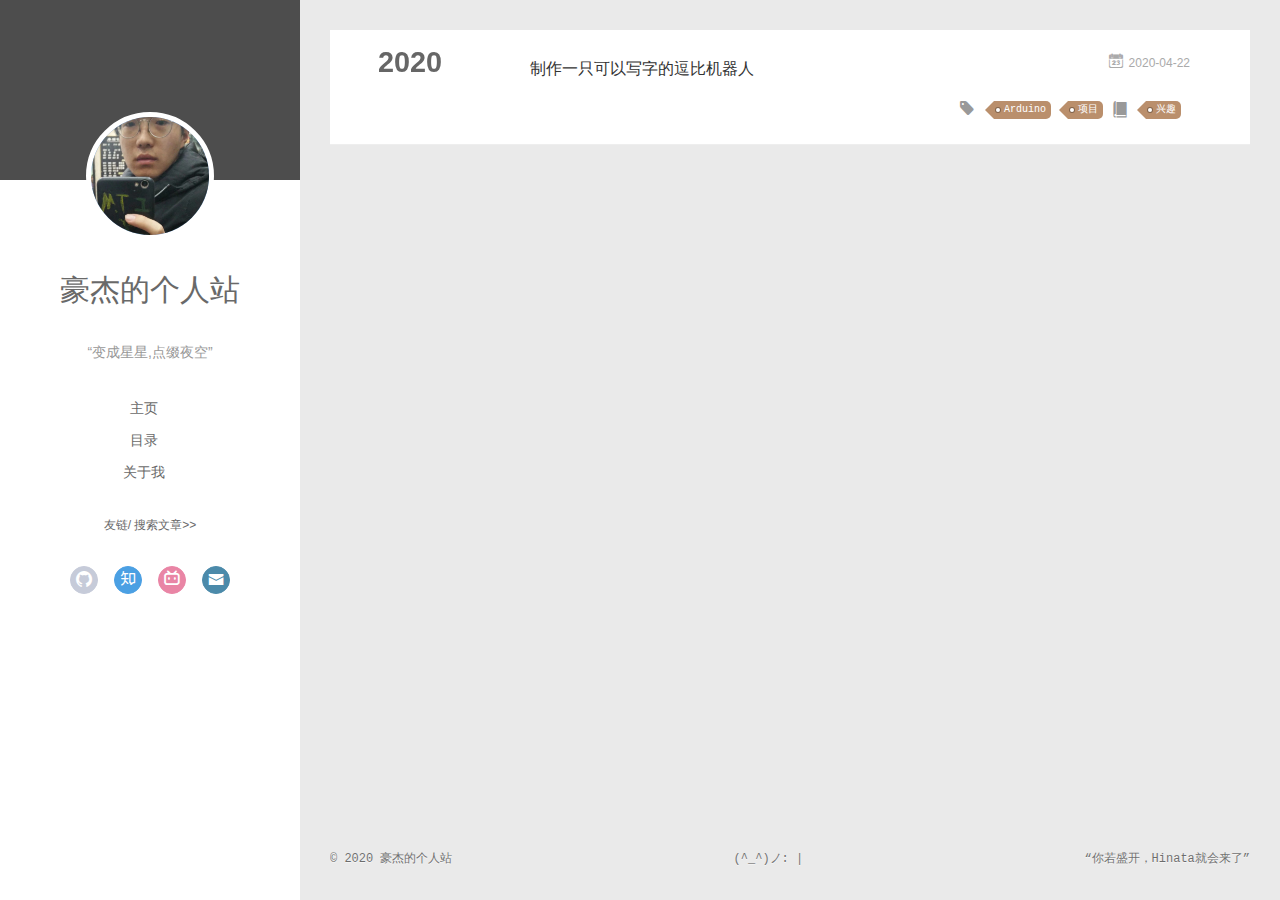
<file: archives/2020/04/index.html>
<!DOCTYPE html>
<html>
<head>
  <meta charset="utf-8">
  
  <meta name="renderer" content="webkit">
  <meta http-equiv="X-UA-Compatible" content="IE=edge" >
  <link rel="dns-prefetch" href="http://haojee.github.io">
  <title>Archives: 2020/4 | 豪杰的个人站</title>
  <meta name="viewport" content="width=device-width, initial-scale=1, maximum-scale=1">
  <meta name="description" content="不定期分享一些我的想法和成果">
<meta property="og:type" content="website">
<meta property="og:title" content="豪杰的个人站">
<meta property="og:url" content="http://haojee.github.io/archives/2020/04/index.html">
<meta property="og:site_name" content="豪杰的个人站">
<meta property="og:description" content="不定期分享一些我的想法和成果">
<meta property="og:locale" content="zh_CH">
<meta property="article:author" content="豪杰的个人站">
<meta name="twitter:card" content="summary">
  
    <link rel="alternative" href="/atom.xml" title="豪杰的个人站" type="application/atom+xml">
  
  
    <link rel="icon" href="/favicon.png">
  
  <link rel="stylesheet" type="text/css" href="/./main.0cf68a.css">
  <style type="text/css">
  
    #container.show {
      background: linear-gradient(200deg,#a0cfe4,#e8c37e);
    }
  </style>
  

  

<meta name="generator" content="Hexo 4.2.0"></head>

<body>
  <div id="container" q-class="show:isCtnShow">
    <canvas id="anm-canvas" class="anm-canvas"></canvas>
    <div class="left-col" q-class="show:isShow">
      
<div class="overlay" style="background: #4d4d4d"></div>
<div class="intrude-less">
	<header id="header" class="inner">
		<a href="" class="profilepic">
			<img src="/assets/img/avatar.jpg" class="js-avatar">
		</a>
		<hgroup>
		  <h1 class="header-author"><a href="">豪杰的个人站</a></h1>
		</hgroup>
		
		<p class="header-subtitle">“变成星星,点缀夜空”</p>
		

		<nav class="header-menu">
			<ul>
			
				<li><a href="/">主页</a></li>
	        
				<li><a href="/archives">目录</a></li>
	        
				<li><a href="/about">关于我</a></li>
	        
			</ul>
		</nav>
		<nav class="header-smart-menu">
    		
    			
            
    			
    			<a q-on="click: openSlider(e, 'friends')" href="javascript:void(0)">友链</a>
    			
            
    			
    			<a q-on="click: openSlider(e, 'innerArchive')" href="javascript:void(0)">搜索文章&gt;&gt;</a>
    			
            
		</nav>
		<nav class="header-nav">
			<div class="social">
				
					<a class="github" target="_blank" href="https://github.com/HaoJee" title="github"><i class="icon-github"></i></a>
		        
					<a class="zhihu" target="_blank" href="https://www.zhihu.com/people/ji-hao-jie-22" title="zhihu"><i class="icon-zhihu"></i></a>
		        
					<a class="bilibili" target="_blank" href="https://space.bilibili.com/341173732" title="bilibili"><i class="icon-bilibili"></i></a>
		        
					<a class="mail" target="_blank" href="mailto:1016988751@qq.com" title="mail"><i class="icon-mail"></i></a>
		        
			</div>
		</nav>
	</header>		
</div>

    </div>
    <div class="mid-col" q-class="show:isShow,hide:isShow|isFalse">
      
<nav id="mobile-nav">
  	<div class="overlay js-overlay" style="background: #4d4d4d"></div>
	<div class="btnctn js-mobile-btnctn">
  		<div class="slider-trigger list" q-on="click: openSlider(e)"><i class="icon icon-sort"></i></div>
	</div>
	<div class="intrude-less">
		<header id="header" class="inner">
			<div class="profilepic">
				<img src="/assets/img/avatar.jpg" class="js-avatar">
			</div>
			<hgroup>
			  <h1 class="header-author js-header-author">豪杰的个人站</h1>
			</hgroup>
			
			<p class="header-subtitle"><i class="icon icon-quo-left"></i>“变成星星,点缀夜空”<i class="icon icon-quo-right"></i></p>
			
			
			
				
			
				
			
				
			
			
			
			<nav class="header-nav">
				<div class="social">
					
						<a class="github" target="_blank" href="https://github.com/HaoJee" title="github"><i class="icon-github"></i></a>
			        
						<a class="zhihu" target="_blank" href="https://www.zhihu.com/people/ji-hao-jie-22" title="zhihu"><i class="icon-zhihu"></i></a>
			        
						<a class="bilibili" target="_blank" href="https://space.bilibili.com/341173732" title="bilibili"><i class="icon-bilibili"></i></a>
			        
						<a class="mail" target="_blank" href="mailto:1016988751@qq.com" title="mail"><i class="icon-mail"></i></a>
			        
				</div>
			</nav>

			<nav class="header-menu js-header-menu">
				<ul style="width: 70%">
				
				
					<li style="width: 33.333333333333336%"><a href="/">主页</a></li>
		        
					<li style="width: 33.333333333333336%"><a href="/archives">目录</a></li>
		        
					<li style="width: 33.333333333333336%"><a href="/about">关于我</a></li>
		        
				</ul>
			</nav>
		</header>				
	</div>
	<div class="mobile-mask" style="display:none" q-show="isShow"></div>
</nav>

      <div id="wrapper" class="body-wrap">
        <div class="menu-l">
          <div class="canvas-wrap">
            <canvas data-colors="#eaeaea" data-sectionHeight="100" data-contentId="js-content" id="myCanvas1" class="anm-canvas"></canvas>
          </div>
          <div id="js-content" class="content-ll">
            
  
  
    
    
      
      
      <section class="archives-wrap">
        <div class="archive-year-wrap">
          <a href="/archives/2020" class="archive-year">2020</a>
        </div>
        <div class="archives">
    
    <article class="archive-article archive-type-post">
  <div class="archive-article-inner">
    <header class="archive-article-header">
      	<div class="article-meta">
	      	<a href="/42.html" class="archive-article-date">
  	<time datetime="2020-04-22T10:35:22.000Z" itemprop="datePublished"><i class="icon-calendar icon"></i>2020-04-22</time>
</a>
        </div>
    	 
  
    <h1 itemprop="name">
      <a class="archive-article-title" href="/42.html">制作一只可以写字的逗比机器人</a>
    </h1>
  

        <div class="article-info info-on-right">
          
	<div class="article-tag tagcloud">
		<i class="icon-price-tags icon"></i>
		<ul class="article-tag-list">
			 
        		<li class="article-tag-list-item">
        			<a href="javascript:void(0)" class="js-tag article-tag-list-link color3">Arduino</a>
        		</li>
      		 
        		<li class="article-tag-list-item">
        			<a href="javascript:void(0)" class="js-tag article-tag-list-link color3">项目</a>
        		</li>
      		
		</ul>
	</div>

          
	<div class="article-category tagcloud">
		<i class="icon-book icon"></i>
		<ul class="article-tag-list">
			 
        		<li class="article-tag-list-item">
        			<a href="/categories/兴趣//" class="article-tag-list-link color3">兴趣</a>
        		</li>
      		
		</ul>
	</div>


        </div>
        <div class="clearfix"></div>
    </header>
  </div>
</article>
  
  
    </div></section>
  

    


          </div>
        </div>
      </div>
      <footer id="footer">
  <div class="outer">
    <div id="footer-info">
    	<div class="footer-left">
    		&copy; 2020 豪杰的个人站
    	</div>
		
					<span id="busuanzi_container_site_pv">
						(^_^)ノ: <span id="busuanzi_value_site_pv"></span> |
					</span>
					<span id="busuanzi_container_site_uv">
						 <span id="busuanzi_value_site_uv"></span>
					</span>
		
      	<div class="footer-right">
			“你若盛开，Hinata就会来了”
      		<!--<a href="http://hexo.io/" target="_blank">Hexo</a>  Theme <a href="https://github.com/litten/hexo-theme-yilia" target="_blank">Yilia</a> by Litten
			-->
		</div>
    </div>
  </div>
</footer>
<script async src="//busuanzi.ibruce.info/busuanzi/2.3/busuanzi.pure.mini.js"></script>
    </div>
    <script>
	var yiliaConfig = {
		mathjax: false,
		isHome: false,
		isPost: false,
		isArchive: true,
		isTag: false,
		isCategory: false,
		open_in_new: false,
		toc_hide_index: true,
		root: "/",
		innerArchive: true,
		showTags: false
	}
</script>

<script>!function(t){function n(e){if(r[e])return r[e].exports;var i=r[e]={exports:{},id:e,loaded:!1};return t[e].call(i.exports,i,i.exports,n),i.loaded=!0,i.exports}var r={};n.m=t,n.c=r,n.p="./",n(0)}([function(t,n,r){r(195),t.exports=r(191)},function(t,n,r){var e=r(3),i=r(52),o=r(27),u=r(28),c=r(53),f="prototype",a=function(t,n,r){var s,l,h,v,p=t&a.F,d=t&a.G,y=t&a.S,g=t&a.P,b=t&a.B,m=d?e:y?e[n]||(e[n]={}):(e[n]||{})[f],x=d?i:i[n]||(i[n]={}),w=x[f]||(x[f]={});d&&(r=n);for(s in r)l=!p&&m&&void 0!==m[s],h=(l?m:r)[s],v=b&&l?c(h,e):g&&"function"==typeof h?c(Function.call,h):h,m&&u(m,s,h,t&a.U),x[s]!=h&&o(x,s,v),g&&w[s]!=h&&(w[s]=h)};e.core=i,a.F=1,a.G=2,a.S=4,a.P=8,a.B=16,a.W=32,a.U=64,a.R=128,t.exports=a},function(t,n,r){var e=r(6);t.exports=function(t){if(!e(t))throw TypeError(t+" is not an object!");return t}},function(t,n){var r=t.exports="undefined"!=typeof window&&window.Math==Math?window:"undefined"!=typeof self&&self.Math==Math?self:Function("return this")();"number"==typeof __g&&(__g=r)},function(t,n){t.exports=function(t){try{return!!t()}catch(t){return!0}}},function(t,n){var r=t.exports="undefined"!=typeof window&&window.Math==Math?window:"undefined"!=typeof self&&self.Math==Math?self:Function("return this")();"number"==typeof __g&&(__g=r)},function(t,n){t.exports=function(t){return"object"==typeof t?null!==t:"function"==typeof t}},function(t,n,r){var e=r(126)("wks"),i=r(76),o=r(3).Symbol,u="function"==typeof o;(t.exports=function(t){return e[t]||(e[t]=u&&o[t]||(u?o:i)("Symbol."+t))}).store=e},function(t,n){var r={}.hasOwnProperty;t.exports=function(t,n){return r.call(t,n)}},function(t,n,r){var e=r(94),i=r(33);t.exports=function(t){return e(i(t))}},function(t,n,r){t.exports=!r(4)(function(){return 7!=Object.defineProperty({},"a",{get:function(){return 7}}).a})},function(t,n,r){var e=r(2),i=r(167),o=r(50),u=Object.defineProperty;n.f=r(10)?Object.defineProperty:function(t,n,r){if(e(t),n=o(n,!0),e(r),i)try{return u(t,n,r)}catch(t){}if("get"in r||"set"in r)throw TypeError("Accessors not supported!");return"value"in r&&(t[n]=r.value),t}},function(t,n,r){t.exports=!r(18)(function(){return 7!=Object.defineProperty({},"a",{get:function(){return 7}}).a})},function(t,n,r){var e=r(14),i=r(22);t.exports=r(12)?function(t,n,r){return e.f(t,n,i(1,r))}:function(t,n,r){return t[n]=r,t}},function(t,n,r){var e=r(20),i=r(58),o=r(42),u=Object.defineProperty;n.f=r(12)?Object.defineProperty:function(t,n,r){if(e(t),n=o(n,!0),e(r),i)try{return u(t,n,r)}catch(t){}if("get"in r||"set"in r)throw TypeError("Accessors not supported!");return"value"in r&&(t[n]=r.value),t}},function(t,n,r){var e=r(40)("wks"),i=r(23),o=r(5).Symbol,u="function"==typeof o;(t.exports=function(t){return e[t]||(e[t]=u&&o[t]||(u?o:i)("Symbol."+t))}).store=e},function(t,n,r){var e=r(67),i=Math.min;t.exports=function(t){return t>0?i(e(t),9007199254740991):0}},function(t,n,r){var e=r(46);t.exports=function(t){return Object(e(t))}},function(t,n){t.exports=function(t){try{return!!t()}catch(t){return!0}}},function(t,n,r){var e=r(63),i=r(34);t.exports=Object.keys||function(t){return e(t,i)}},function(t,n,r){var e=r(21);t.exports=function(t){if(!e(t))throw TypeError(t+" is not an object!");return t}},function(t,n){t.exports=function(t){return"object"==typeof t?null!==t:"function"==typeof t}},function(t,n){t.exports=function(t,n){return{enumerable:!(1&t),configurable:!(2&t),writable:!(4&t),value:n}}},function(t,n){var r=0,e=Math.random();t.exports=function(t){return"Symbol(".concat(void 0===t?"":t,")_",(++r+e).toString(36))}},function(t,n){var r={}.hasOwnProperty;t.exports=function(t,n){return r.call(t,n)}},function(t,n){var r=t.exports={version:"2.4.0"};"number"==typeof __e&&(__e=r)},function(t,n){t.exports=function(t){if("function"!=typeof t)throw TypeError(t+" is not a function!");return t}},function(t,n,r){var e=r(11),i=r(66);t.exports=r(10)?function(t,n,r){return e.f(t,n,i(1,r))}:function(t,n,r){return t[n]=r,t}},function(t,n,r){var e=r(3),i=r(27),o=r(24),u=r(76)("src"),c="toString",f=Function[c],a=(""+f).split(c);r(52).inspectSource=function(t){return f.call(t)},(t.exports=function(t,n,r,c){var f="function"==typeof r;f&&(o(r,"name")||i(r,"name",n)),t[n]!==r&&(f&&(o(r,u)||i(r,u,t[n]?""+t[n]:a.join(String(n)))),t===e?t[n]=r:c?t[n]?t[n]=r:i(t,n,r):(delete t[n],i(t,n,r)))})(Function.prototype,c,function(){return"function"==typeof this&&this[u]||f.call(this)})},function(t,n,r){var e=r(1),i=r(4),o=r(46),u=function(t,n,r,e){var i=String(o(t)),u="<"+n;return""!==r&&(u+=" "+r+'="'+String(e).replace(/"/g,"&quot;")+'"'),u+">"+i+"</"+n+">"};t.exports=function(t,n){var r={};r[t]=n(u),e(e.P+e.F*i(function(){var n=""[t]('"');return n!==n.toLowerCase()||n.split('"').length>3}),"String",r)}},function(t,n,r){var e=r(115),i=r(46);t.exports=function(t){return e(i(t))}},function(t,n,r){var e=r(116),i=r(66),o=r(30),u=r(50),c=r(24),f=r(167),a=Object.getOwnPropertyDescriptor;n.f=r(10)?a:function(t,n){if(t=o(t),n=u(n,!0),f)try{return a(t,n)}catch(t){}if(c(t,n))return i(!e.f.call(t,n),t[n])}},function(t,n,r){var e=r(24),i=r(17),o=r(145)("IE_PROTO"),u=Object.prototype;t.exports=Object.getPrototypeOf||function(t){return t=i(t),e(t,o)?t[o]:"function"==typeof t.constructor&&t instanceof t.constructor?t.constructor.prototype:t instanceof Object?u:null}},function(t,n){t.exports=function(t){if(void 0==t)throw TypeError("Can't call method on  "+t);return t}},function(t,n){t.exports="constructor,hasOwnProperty,isPrototypeOf,propertyIsEnumerable,toLocaleString,toString,valueOf".split(",")},function(t,n){t.exports={}},function(t,n){t.exports=!0},function(t,n){n.f={}.propertyIsEnumerable},function(t,n,r){var e=r(14).f,i=r(8),o=r(15)("toStringTag");t.exports=function(t,n,r){t&&!i(t=r?t:t.prototype,o)&&e(t,o,{configurable:!0,value:n})}},function(t,n,r){var e=r(40)("keys"),i=r(23);t.exports=function(t){return e[t]||(e[t]=i(t))}},function(t,n,r){var e=r(5),i="__core-js_shared__",o=e[i]||(e[i]={});t.exports=function(t){return o[t]||(o[t]={})}},function(t,n){var r=Math.ceil,e=Math.floor;t.exports=function(t){return isNaN(t=+t)?0:(t>0?e:r)(t)}},function(t,n,r){var e=r(21);t.exports=function(t,n){if(!e(t))return t;var r,i;if(n&&"function"==typeof(r=t.toString)&&!e(i=r.call(t)))return i;if("function"==typeof(r=t.valueOf)&&!e(i=r.call(t)))return i;if(!n&&"function"==typeof(r=t.toString)&&!e(i=r.call(t)))return i;throw TypeError("Can't convert object to primitive value")}},function(t,n,r){var e=r(5),i=r(25),o=r(36),u=r(44),c=r(14).f;t.exports=function(t){var n=i.Symbol||(i.Symbol=o?{}:e.Symbol||{});"_"==t.charAt(0)||t in n||c(n,t,{value:u.f(t)})}},function(t,n,r){n.f=r(15)},function(t,n){var r={}.toString;t.exports=function(t){return r.call(t).slice(8,-1)}},function(t,n){t.exports=function(t){if(void 0==t)throw TypeError("Can't call method on  "+t);return t}},function(t,n,r){var e=r(4);t.exports=function(t,n){return!!t&&e(function(){n?t.call(null,function(){},1):t.call(null)})}},function(t,n,r){var e=r(53),i=r(115),o=r(17),u=r(16),c=r(203);t.exports=function(t,n){var r=1==t,f=2==t,a=3==t,s=4==t,l=6==t,h=5==t||l,v=n||c;return function(n,c,p){for(var d,y,g=o(n),b=i(g),m=e(c,p,3),x=u(b.length),w=0,S=r?v(n,x):f?v(n,0):void 0;x>w;w++)if((h||w in b)&&(d=b[w],y=m(d,w,g),t))if(r)S[w]=y;else if(y)switch(t){case 3:return!0;case 5:return d;case 6:return w;case 2:S.push(d)}else if(s)return!1;return l?-1:a||s?s:S}}},function(t,n,r){var e=r(1),i=r(52),o=r(4);t.exports=function(t,n){var r=(i.Object||{})[t]||Object[t],u={};u[t]=n(r),e(e.S+e.F*o(function(){r(1)}),"Object",u)}},function(t,n,r){var e=r(6);t.exports=function(t,n){if(!e(t))return t;var r,i;if(n&&"function"==typeof(r=t.toString)&&!e(i=r.call(t)))return i;if("function"==typeof(r=t.valueOf)&&!e(i=r.call(t)))return i;if(!n&&"function"==typeof(r=t.toString)&&!e(i=r.call(t)))return i;throw TypeError("Can't convert object to primitive value")}},function(t,n,r){var e=r(5),i=r(25),o=r(91),u=r(13),c="prototype",f=function(t,n,r){var a,s,l,h=t&f.F,v=t&f.G,p=t&f.S,d=t&f.P,y=t&f.B,g=t&f.W,b=v?i:i[n]||(i[n]={}),m=b[c],x=v?e:p?e[n]:(e[n]||{})[c];v&&(r=n);for(a in r)(s=!h&&x&&void 0!==x[a])&&a in b||(l=s?x[a]:r[a],b[a]=v&&"function"!=typeof x[a]?r[a]:y&&s?o(l,e):g&&x[a]==l?function(t){var n=function(n,r,e){if(this instanceof t){switch(arguments.length){case 0:return new t;case 1:return new t(n);case 2:return new t(n,r)}return new t(n,r,e)}return t.apply(this,arguments)};return n[c]=t[c],n}(l):d&&"function"==typeof l?o(Function.call,l):l,d&&((b.virtual||(b.virtual={}))[a]=l,t&f.R&&m&&!m[a]&&u(m,a,l)))};f.F=1,f.G=2,f.S=4,f.P=8,f.B=16,f.W=32,f.U=64,f.R=128,t.exports=f},function(t,n){var r=t.exports={version:"2.4.0"};"number"==typeof __e&&(__e=r)},function(t,n,r){var e=r(26);t.exports=function(t,n,r){if(e(t),void 0===n)return t;switch(r){case 1:return function(r){return t.call(n,r)};case 2:return function(r,e){return t.call(n,r,e)};case 3:return function(r,e,i){return t.call(n,r,e,i)}}return function(){return t.apply(n,arguments)}}},function(t,n,r){var e=r(183),i=r(1),o=r(126)("metadata"),u=o.store||(o.store=new(r(186))),c=function(t,n,r){var i=u.get(t);if(!i){if(!r)return;u.set(t,i=new e)}var o=i.get(n);if(!o){if(!r)return;i.set(n,o=new e)}return o},f=function(t,n,r){var e=c(n,r,!1);return void 0!==e&&e.has(t)},a=function(t,n,r){var e=c(n,r,!1);return void 0===e?void 0:e.get(t)},s=function(t,n,r,e){c(r,e,!0).set(t,n)},l=function(t,n){var r=c(t,n,!1),e=[];return r&&r.forEach(function(t,n){e.push(n)}),e},h=function(t){return void 0===t||"symbol"==typeof t?t:String(t)},v=function(t){i(i.S,"Reflect",t)};t.exports={store:u,map:c,has:f,get:a,set:s,keys:l,key:h,exp:v}},function(t,n,r){"use strict";if(r(10)){var e=r(69),i=r(3),o=r(4),u=r(1),c=r(127),f=r(152),a=r(53),s=r(68),l=r(66),h=r(27),v=r(73),p=r(67),d=r(16),y=r(75),g=r(50),b=r(24),m=r(180),x=r(114),w=r(6),S=r(17),_=r(137),O=r(70),E=r(32),P=r(71).f,j=r(154),F=r(76),M=r(7),A=r(48),N=r(117),T=r(146),I=r(155),k=r(80),L=r(123),R=r(74),C=r(130),D=r(160),U=r(11),W=r(31),G=U.f,B=W.f,V=i.RangeError,z=i.TypeError,q=i.Uint8Array,K="ArrayBuffer",J="Shared"+K,Y="BYTES_PER_ELEMENT",H="prototype",$=Array[H],X=f.ArrayBuffer,Q=f.DataView,Z=A(0),tt=A(2),nt=A(3),rt=A(4),et=A(5),it=A(6),ot=N(!0),ut=N(!1),ct=I.values,ft=I.keys,at=I.entries,st=$.lastIndexOf,lt=$.reduce,ht=$.reduceRight,vt=$.join,pt=$.sort,dt=$.slice,yt=$.toString,gt=$.toLocaleString,bt=M("iterator"),mt=M("toStringTag"),xt=F("typed_constructor"),wt=F("def_constructor"),St=c.CONSTR,_t=c.TYPED,Ot=c.VIEW,Et="Wrong length!",Pt=A(1,function(t,n){return Tt(T(t,t[wt]),n)}),jt=o(function(){return 1===new q(new Uint16Array([1]).buffer)[0]}),Ft=!!q&&!!q[H].set&&o(function(){new q(1).set({})}),Mt=function(t,n){if(void 0===t)throw z(Et);var r=+t,e=d(t);if(n&&!m(r,e))throw V(Et);return e},At=function(t,n){var r=p(t);if(r<0||r%n)throw V("Wrong offset!");return r},Nt=function(t){if(w(t)&&_t in t)return t;throw z(t+" is not a typed array!")},Tt=function(t,n){if(!(w(t)&&xt in t))throw z("It is not a typed array constructor!");return new t(n)},It=function(t,n){return kt(T(t,t[wt]),n)},kt=function(t,n){for(var r=0,e=n.length,i=Tt(t,e);e>r;)i[r]=n[r++];return i},Lt=function(t,n,r){G(t,n,{get:function(){return this._d[r]}})},Rt=function(t){var n,r,e,i,o,u,c=S(t),f=arguments.length,s=f>1?arguments[1]:void 0,l=void 0!==s,h=j(c);if(void 0!=h&&!_(h)){for(u=h.call(c),e=[],n=0;!(o=u.next()).done;n++)e.push(o.value);c=e}for(l&&f>2&&(s=a(s,arguments[2],2)),n=0,r=d(c.length),i=Tt(this,r);r>n;n++)i[n]=l?s(c[n],n):c[n];return i},Ct=function(){for(var t=0,n=arguments.length,r=Tt(this,n);n>t;)r[t]=arguments[t++];return r},Dt=!!q&&o(function(){gt.call(new q(1))}),Ut=function(){return gt.apply(Dt?dt.call(Nt(this)):Nt(this),arguments)},Wt={copyWithin:function(t,n){return D.call(Nt(this),t,n,arguments.length>2?arguments[2]:void 0)},every:function(t){return rt(Nt(this),t,arguments.length>1?arguments[1]:void 0)},fill:function(t){return C.apply(Nt(this),arguments)},filter:function(t){return It(this,tt(Nt(this),t,arguments.length>1?arguments[1]:void 0))},find:function(t){return et(Nt(this),t,arguments.length>1?arguments[1]:void 0)},findIndex:function(t){return it(Nt(this),t,arguments.length>1?arguments[1]:void 0)},forEach:function(t){Z(Nt(this),t,arguments.length>1?arguments[1]:void 0)},indexOf:function(t){return ut(Nt(this),t,arguments.length>1?arguments[1]:void 0)},includes:function(t){return ot(Nt(this),t,arguments.length>1?arguments[1]:void 0)},join:function(t){return vt.apply(Nt(this),arguments)},lastIndexOf:function(t){return st.apply(Nt(this),arguments)},map:function(t){return Pt(Nt(this),t,arguments.length>1?arguments[1]:void 0)},reduce:function(t){return lt.apply(Nt(this),arguments)},reduceRight:function(t){return ht.apply(Nt(this),arguments)},reverse:function(){for(var t,n=this,r=Nt(n).length,e=Math.floor(r/2),i=0;i<e;)t=n[i],n[i++]=n[--r],n[r]=t;return n},some:function(t){return nt(Nt(this),t,arguments.length>1?arguments[1]:void 0)},sort:function(t){return pt.call(Nt(this),t)},subarray:function(t,n){var r=Nt(this),e=r.length,i=y(t,e);return new(T(r,r[wt]))(r.buffer,r.byteOffset+i*r.BYTES_PER_ELEMENT,d((void 0===n?e:y(n,e))-i))}},Gt=function(t,n){return It(this,dt.call(Nt(this),t,n))},Bt=function(t){Nt(this);var n=At(arguments[1],1),r=this.length,e=S(t),i=d(e.length),o=0;if(i+n>r)throw V(Et);for(;o<i;)this[n+o]=e[o++]},Vt={entries:function(){return at.call(Nt(this))},keys:function(){return ft.call(Nt(this))},values:function(){return ct.call(Nt(this))}},zt=function(t,n){return w(t)&&t[_t]&&"symbol"!=typeof n&&n in t&&String(+n)==String(n)},qt=function(t,n){return zt(t,n=g(n,!0))?l(2,t[n]):B(t,n)},Kt=function(t,n,r){return!(zt(t,n=g(n,!0))&&w(r)&&b(r,"value"))||b(r,"get")||b(r,"set")||r.configurable||b(r,"writable")&&!r.writable||b(r,"enumerable")&&!r.enumerable?G(t,n,r):(t[n]=r.value,t)};St||(W.f=qt,U.f=Kt),u(u.S+u.F*!St,"Object",{getOwnPropertyDescriptor:qt,defineProperty:Kt}),o(function(){yt.call({})})&&(yt=gt=function(){return vt.call(this)});var Jt=v({},Wt);v(Jt,Vt),h(Jt,bt,Vt.values),v(Jt,{slice:Gt,set:Bt,constructor:function(){},toString:yt,toLocaleString:Ut}),Lt(Jt,"buffer","b"),Lt(Jt,"byteOffset","o"),Lt(Jt,"byteLength","l"),Lt(Jt,"length","e"),G(Jt,mt,{get:function(){return this[_t]}}),t.exports=function(t,n,r,f){f=!!f;var a=t+(f?"Clamped":"")+"Array",l="Uint8Array"!=a,v="get"+t,p="set"+t,y=i[a],g=y||{},b=y&&E(y),m=!y||!c.ABV,S={},_=y&&y[H],j=function(t,r){var e=t._d;return e.v[v](r*n+e.o,jt)},F=function(t,r,e){var i=t._d;f&&(e=(e=Math.round(e))<0?0:e>255?255:255&e),i.v[p](r*n+i.o,e,jt)},M=function(t,n){G(t,n,{get:function(){return j(this,n)},set:function(t){return F(this,n,t)},enumerable:!0})};m?(y=r(function(t,r,e,i){s(t,y,a,"_d");var o,u,c,f,l=0,v=0;if(w(r)){if(!(r instanceof X||(f=x(r))==K||f==J))return _t in r?kt(y,r):Rt.call(y,r);o=r,v=At(e,n);var p=r.byteLength;if(void 0===i){if(p%n)throw V(Et);if((u=p-v)<0)throw V(Et)}else if((u=d(i)*n)+v>p)throw V(Et);c=u/n}else c=Mt(r,!0),u=c*n,o=new X(u);for(h(t,"_d",{b:o,o:v,l:u,e:c,v:new Q(o)});l<c;)M(t,l++)}),_=y[H]=O(Jt),h(_,"constructor",y)):L(function(t){new y(null),new y(t)},!0)||(y=r(function(t,r,e,i){s(t,y,a);var o;return w(r)?r instanceof X||(o=x(r))==K||o==J?void 0!==i?new g(r,At(e,n),i):void 0!==e?new g(r,At(e,n)):new g(r):_t in r?kt(y,r):Rt.call(y,r):new g(Mt(r,l))}),Z(b!==Function.prototype?P(g).concat(P(b)):P(g),function(t){t in y||h(y,t,g[t])}),y[H]=_,e||(_.constructor=y));var A=_[bt],N=!!A&&("values"==A.name||void 0==A.name),T=Vt.values;h(y,xt,!0),h(_,_t,a),h(_,Ot,!0),h(_,wt,y),(f?new y(1)[mt]==a:mt in _)||G(_,mt,{get:function(){return a}}),S[a]=y,u(u.G+u.W+u.F*(y!=g),S),u(u.S,a,{BYTES_PER_ELEMENT:n,from:Rt,of:Ct}),Y in _||h(_,Y,n),u(u.P,a,Wt),R(a),u(u.P+u.F*Ft,a,{set:Bt}),u(u.P+u.F*!N,a,Vt),u(u.P+u.F*(_.toString!=yt),a,{toString:yt}),u(u.P+u.F*o(function(){new y(1).slice()}),a,{slice:Gt}),u(u.P+u.F*(o(function(){return[1,2].toLocaleString()!=new y([1,2]).toLocaleString()})||!o(function(){_.toLocaleString.call([1,2])})),a,{toLocaleString:Ut}),k[a]=N?A:T,e||N||h(_,bt,T)}}else t.exports=function(){}},function(t,n){var r={}.toString;t.exports=function(t){return r.call(t).slice(8,-1)}},function(t,n,r){var e=r(21),i=r(5).document,o=e(i)&&e(i.createElement);t.exports=function(t){return o?i.createElement(t):{}}},function(t,n,r){t.exports=!r(12)&&!r(18)(function(){return 7!=Object.defineProperty(r(57)("div"),"a",{get:function(){return 7}}).a})},function(t,n,r){"use strict";var e=r(36),i=r(51),o=r(64),u=r(13),c=r(8),f=r(35),a=r(96),s=r(38),l=r(103),h=r(15)("iterator"),v=!([].keys&&"next"in[].keys()),p="keys",d="values",y=function(){return this};t.exports=function(t,n,r,g,b,m,x){a(r,n,g);var w,S,_,O=function(t){if(!v&&t in F)return F[t];switch(t){case p:case d:return function(){return new r(this,t)}}return function(){return new r(this,t)}},E=n+" Iterator",P=b==d,j=!1,F=t.prototype,M=F[h]||F["@@iterator"]||b&&F[b],A=M||O(b),N=b?P?O("entries"):A:void 0,T="Array"==n?F.entries||M:M;if(T&&(_=l(T.call(new t)))!==Object.prototype&&(s(_,E,!0),e||c(_,h)||u(_,h,y)),P&&M&&M.name!==d&&(j=!0,A=function(){return M.call(this)}),e&&!x||!v&&!j&&F[h]||u(F,h,A),f[n]=A,f[E]=y,b)if(w={values:P?A:O(d),keys:m?A:O(p),entries:N},x)for(S in w)S in F||o(F,S,w[S]);else i(i.P+i.F*(v||j),n,w);return w}},function(t,n,r){var e=r(20),i=r(100),o=r(34),u=r(39)("IE_PROTO"),c=function(){},f="prototype",a=function(){var t,n=r(57)("iframe"),e=o.length;for(n.style.display="none",r(93).appendChild(n),n.src="javascript:",t=n.contentWindow.document,t.open(),t.write("<script>document.F=Object<\/script>"),t.close(),a=t.F;e--;)delete a[f][o[e]];return a()};t.exports=Object.create||function(t,n){var r;return null!==t?(c[f]=e(t),r=new c,c[f]=null,r[u]=t):r=a(),void 0===n?r:i(r,n)}},function(t,n,r){var e=r(63),i=r(34).concat("length","prototype");n.f=Object.getOwnPropertyNames||function(t){return e(t,i)}},function(t,n){n.f=Object.getOwnPropertySymbols},function(t,n,r){var e=r(8),i=r(9),o=r(90)(!1),u=r(39)("IE_PROTO");t.exports=function(t,n){var r,c=i(t),f=0,a=[];for(r in c)r!=u&&e(c,r)&&a.push(r);for(;n.length>f;)e(c,r=n[f++])&&(~o(a,r)||a.push(r));return a}},function(t,n,r){t.exports=r(13)},function(t,n,r){var e=r(76)("meta"),i=r(6),o=r(24),u=r(11).f,c=0,f=Object.isExtensible||function(){return!0},a=!r(4)(function(){return f(Object.preventExtensions({}))}),s=function(t){u(t,e,{value:{i:"O"+ ++c,w:{}}})},l=function(t,n){if(!i(t))return"symbol"==typeof t?t:("string"==typeof t?"S":"P")+t;if(!o(t,e)){if(!f(t))return"F";if(!n)return"E";s(t)}return t[e].i},h=function(t,n){if(!o(t,e)){if(!f(t))return!0;if(!n)return!1;s(t)}return t[e].w},v=function(t){return a&&p.NEED&&f(t)&&!o(t,e)&&s(t),t},p=t.exports={KEY:e,NEED:!1,fastKey:l,getWeak:h,onFreeze:v}},function(t,n){t.exports=function(t,n){return{enumerable:!(1&t),configurable:!(2&t),writable:!(4&t),value:n}}},function(t,n){var r=Math.ceil,e=Math.floor;t.exports=function(t){return isNaN(t=+t)?0:(t>0?e:r)(t)}},function(t,n){t.exports=function(t,n,r,e){if(!(t instanceof n)||void 0!==e&&e in t)throw TypeError(r+": incorrect invocation!");return t}},function(t,n){t.exports=!1},function(t,n,r){var e=r(2),i=r(173),o=r(133),u=r(145)("IE_PROTO"),c=function(){},f="prototype",a=function(){var t,n=r(132)("iframe"),e=o.length;for(n.style.display="none",r(135).appendChild(n),n.src="javascript:",t=n.contentWindow.document,t.open(),t.write("<script>document.F=Object<\/script>"),t.close(),a=t.F;e--;)delete a[f][o[e]];return a()};t.exports=Object.create||function(t,n){var r;return null!==t?(c[f]=e(t),r=new c,c[f]=null,r[u]=t):r=a(),void 0===n?r:i(r,n)}},function(t,n,r){var e=r(175),i=r(133).concat("length","prototype");n.f=Object.getOwnPropertyNames||function(t){return e(t,i)}},function(t,n,r){var e=r(175),i=r(133);t.exports=Object.keys||function(t){return e(t,i)}},function(t,n,r){var e=r(28);t.exports=function(t,n,r){for(var i in n)e(t,i,n[i],r);return t}},function(t,n,r){"use strict";var e=r(3),i=r(11),o=r(10),u=r(7)("species");t.exports=function(t){var n=e[t];o&&n&&!n[u]&&i.f(n,u,{configurable:!0,get:function(){return this}})}},function(t,n,r){var e=r(67),i=Math.max,o=Math.min;t.exports=function(t,n){return t=e(t),t<0?i(t+n,0):o(t,n)}},function(t,n){var r=0,e=Math.random();t.exports=function(t){return"Symbol(".concat(void 0===t?"":t,")_",(++r+e).toString(36))}},function(t,n,r){var e=r(33);t.exports=function(t){return Object(e(t))}},function(t,n,r){var e=r(7)("unscopables"),i=Array.prototype;void 0==i[e]&&r(27)(i,e,{}),t.exports=function(t){i[e][t]=!0}},function(t,n,r){var e=r(53),i=r(169),o=r(137),u=r(2),c=r(16),f=r(154),a={},s={},n=t.exports=function(t,n,r,l,h){var v,p,d,y,g=h?function(){return t}:f(t),b=e(r,l,n?2:1),m=0;if("function"!=typeof g)throw TypeError(t+" is not iterable!");if(o(g)){for(v=c(t.length);v>m;m++)if((y=n?b(u(p=t[m])[0],p[1]):b(t[m]))===a||y===s)return y}else for(d=g.call(t);!(p=d.next()).done;)if((y=i(d,b,p.value,n))===a||y===s)return y};n.BREAK=a,n.RETURN=s},function(t,n){t.exports={}},function(t,n,r){var e=r(11).f,i=r(24),o=r(7)("toStringTag");t.exports=function(t,n,r){t&&!i(t=r?t:t.prototype,o)&&e(t,o,{configurable:!0,value:n})}},function(t,n,r){var e=r(1),i=r(46),o=r(4),u=r(150),c="["+u+"]",f="​",a=RegExp("^"+c+c+"*"),s=RegExp(c+c+"*$"),l=function(t,n,r){var i={},c=o(function(){return!!u[t]()||f[t]()!=f}),a=i[t]=c?n(h):u[t];r&&(i[r]=a),e(e.P+e.F*c,"String",i)},h=l.trim=function(t,n){return t=String(i(t)),1&n&&(t=t.replace(a,"")),2&n&&(t=t.replace(s,"")),t};t.exports=l},function(t,n,r){t.exports={default:r(86),__esModule:!0}},function(t,n,r){t.exports={default:r(87),__esModule:!0}},function(t,n,r){"use strict";function e(t){return t&&t.__esModule?t:{default:t}}n.__esModule=!0;var i=r(84),o=e(i),u=r(83),c=e(u),f="function"==typeof c.default&&"symbol"==typeof o.default?function(t){return typeof t}:function(t){return t&&"function"==typeof c.default&&t.constructor===c.default&&t!==c.default.prototype?"symbol":typeof t};n.default="function"==typeof c.default&&"symbol"===f(o.default)?function(t){return void 0===t?"undefined":f(t)}:function(t){return t&&"function"==typeof c.default&&t.constructor===c.default&&t!==c.default.prototype?"symbol":void 0===t?"undefined":f(t)}},function(t,n,r){r(110),r(108),r(111),r(112),t.exports=r(25).Symbol},function(t,n,r){r(109),r(113),t.exports=r(44).f("iterator")},function(t,n){t.exports=function(t){if("function"!=typeof t)throw TypeError(t+" is not a function!");return t}},function(t,n){t.exports=function(){}},function(t,n,r){var e=r(9),i=r(106),o=r(105);t.exports=function(t){return function(n,r,u){var c,f=e(n),a=i(f.length),s=o(u,a);if(t&&r!=r){for(;a>s;)if((c=f[s++])!=c)return!0}else for(;a>s;s++)if((t||s in f)&&f[s]===r)return t||s||0;return!t&&-1}}},function(t,n,r){var e=r(88);t.exports=function(t,n,r){if(e(t),void 0===n)return t;switch(r){case 1:return function(r){return t.call(n,r)};case 2:return function(r,e){return t.call(n,r,e)};case 3:return function(r,e,i){return t.call(n,r,e,i)}}return function(){return t.apply(n,arguments)}}},function(t,n,r){var e=r(19),i=r(62),o=r(37);t.exports=function(t){var n=e(t),r=i.f;if(r)for(var u,c=r(t),f=o.f,a=0;c.length>a;)f.call(t,u=c[a++])&&n.push(u);return n}},function(t,n,r){t.exports=r(5).document&&document.documentElement},function(t,n,r){var e=r(56);t.exports=Object("z").propertyIsEnumerable(0)?Object:function(t){return"String"==e(t)?t.split(""):Object(t)}},function(t,n,r){var e=r(56);t.exports=Array.isArray||function(t){return"Array"==e(t)}},function(t,n,r){"use strict";var e=r(60),i=r(22),o=r(38),u={};r(13)(u,r(15)("iterator"),function(){return this}),t.exports=function(t,n,r){t.prototype=e(u,{next:i(1,r)}),o(t,n+" Iterator")}},function(t,n){t.exports=function(t,n){return{value:n,done:!!t}}},function(t,n,r){var e=r(19),i=r(9);t.exports=function(t,n){for(var r,o=i(t),u=e(o),c=u.length,f=0;c>f;)if(o[r=u[f++]]===n)return r}},function(t,n,r){var e=r(23)("meta"),i=r(21),o=r(8),u=r(14).f,c=0,f=Object.isExtensible||function(){return!0},a=!r(18)(function(){return f(Object.preventExtensions({}))}),s=function(t){u(t,e,{value:{i:"O"+ ++c,w:{}}})},l=function(t,n){if(!i(t))return"symbol"==typeof t?t:("string"==typeof t?"S":"P")+t;if(!o(t,e)){if(!f(t))return"F";if(!n)return"E";s(t)}return t[e].i},h=function(t,n){if(!o(t,e)){if(!f(t))return!0;if(!n)return!1;s(t)}return t[e].w},v=function(t){return a&&p.NEED&&f(t)&&!o(t,e)&&s(t),t},p=t.exports={KEY:e,NEED:!1,fastKey:l,getWeak:h,onFreeze:v}},function(t,n,r){var e=r(14),i=r(20),o=r(19);t.exports=r(12)?Object.defineProperties:function(t,n){i(t);for(var r,u=o(n),c=u.length,f=0;c>f;)e.f(t,r=u[f++],n[r]);return t}},function(t,n,r){var e=r(37),i=r(22),o=r(9),u=r(42),c=r(8),f=r(58),a=Object.getOwnPropertyDescriptor;n.f=r(12)?a:function(t,n){if(t=o(t),n=u(n,!0),f)try{return a(t,n)}catch(t){}if(c(t,n))return i(!e.f.call(t,n),t[n])}},function(t,n,r){var e=r(9),i=r(61).f,o={}.toString,u="object"==typeof window&&window&&Object.getOwnPropertyNames?Object.getOwnPropertyNames(window):[],c=function(t){try{return i(t)}catch(t){return u.slice()}};t.exports.f=function(t){return u&&"[object Window]"==o.call(t)?c(t):i(e(t))}},function(t,n,r){var e=r(8),i=r(77),o=r(39)("IE_PROTO"),u=Object.prototype;t.exports=Object.getPrototypeOf||function(t){return t=i(t),e(t,o)?t[o]:"function"==typeof t.constructor&&t instanceof t.constructor?t.constructor.prototype:t instanceof Object?u:null}},function(t,n,r){var e=r(41),i=r(33);t.exports=function(t){return function(n,r){var o,u,c=String(i(n)),f=e(r),a=c.length;return f<0||f>=a?t?"":void 0:(o=c.charCodeAt(f),o<55296||o>56319||f+1===a||(u=c.charCodeAt(f+1))<56320||u>57343?t?c.charAt(f):o:t?c.slice(f,f+2):u-56320+(o-55296<<10)+65536)}}},function(t,n,r){var e=r(41),i=Math.max,o=Math.min;t.exports=function(t,n){return t=e(t),t<0?i(t+n,0):o(t,n)}},function(t,n,r){var e=r(41),i=Math.min;t.exports=function(t){return t>0?i(e(t),9007199254740991):0}},function(t,n,r){"use strict";var e=r(89),i=r(97),o=r(35),u=r(9);t.exports=r(59)(Array,"Array",function(t,n){this._t=u(t),this._i=0,this._k=n},function(){var t=this._t,n=this._k,r=this._i++;return!t||r>=t.length?(this._t=void 0,i(1)):"keys"==n?i(0,r):"values"==n?i(0,t[r]):i(0,[r,t[r]])},"values"),o.Arguments=o.Array,e("keys"),e("values"),e("entries")},function(t,n){},function(t,n,r){"use strict";var e=r(104)(!0);r(59)(String,"String",function(t){this._t=String(t),this._i=0},function(){var t,n=this._t,r=this._i;return r>=n.length?{value:void 0,done:!0}:(t=e(n,r),this._i+=t.length,{value:t,done:!1})})},function(t,n,r){"use strict";var e=r(5),i=r(8),o=r(12),u=r(51),c=r(64),f=r(99).KEY,a=r(18),s=r(40),l=r(38),h=r(23),v=r(15),p=r(44),d=r(43),y=r(98),g=r(92),b=r(95),m=r(20),x=r(9),w=r(42),S=r(22),_=r(60),O=r(102),E=r(101),P=r(14),j=r(19),F=E.f,M=P.f,A=O.f,N=e.Symbol,T=e.JSON,I=T&&T.stringify,k="prototype",L=v("_hidden"),R=v("toPrimitive"),C={}.propertyIsEnumerable,D=s("symbol-registry"),U=s("symbols"),W=s("op-symbols"),G=Object[k],B="function"==typeof N,V=e.QObject,z=!V||!V[k]||!V[k].findChild,q=o&&a(function(){return 7!=_(M({},"a",{get:function(){return M(this,"a",{value:7}).a}})).a})?function(t,n,r){var e=F(G,n);e&&delete G[n],M(t,n,r),e&&t!==G&&M(G,n,e)}:M,K=function(t){var n=U[t]=_(N[k]);return n._k=t,n},J=B&&"symbol"==typeof N.iterator?function(t){return"symbol"==typeof t}:function(t){return t instanceof N},Y=function(t,n,r){return t===G&&Y(W,n,r),m(t),n=w(n,!0),m(r),i(U,n)?(r.enumerable?(i(t,L)&&t[L][n]&&(t[L][n]=!1),r=_(r,{enumerable:S(0,!1)})):(i(t,L)||M(t,L,S(1,{})),t[L][n]=!0),q(t,n,r)):M(t,n,r)},H=function(t,n){m(t);for(var r,e=g(n=x(n)),i=0,o=e.length;o>i;)Y(t,r=e[i++],n[r]);return t},$=function(t,n){return void 0===n?_(t):H(_(t),n)},X=function(t){var n=C.call(this,t=w(t,!0));return!(this===G&&i(U,t)&&!i(W,t))&&(!(n||!i(this,t)||!i(U,t)||i(this,L)&&this[L][t])||n)},Q=function(t,n){if(t=x(t),n=w(n,!0),t!==G||!i(U,n)||i(W,n)){var r=F(t,n);return!r||!i(U,n)||i(t,L)&&t[L][n]||(r.enumerable=!0),r}},Z=function(t){for(var n,r=A(x(t)),e=[],o=0;r.length>o;)i(U,n=r[o++])||n==L||n==f||e.push(n);return e},tt=function(t){for(var n,r=t===G,e=A(r?W:x(t)),o=[],u=0;e.length>u;)!i(U,n=e[u++])||r&&!i(G,n)||o.push(U[n]);return o};B||(N=function(){if(this instanceof N)throw TypeError("Symbol is not a constructor!");var t=h(arguments.length>0?arguments[0]:void 0),n=function(r){this===G&&n.call(W,r),i(this,L)&&i(this[L],t)&&(this[L][t]=!1),q(this,t,S(1,r))};return o&&z&&q(G,t,{configurable:!0,set:n}),K(t)},c(N[k],"toString",function(){return this._k}),E.f=Q,P.f=Y,r(61).f=O.f=Z,r(37).f=X,r(62).f=tt,o&&!r(36)&&c(G,"propertyIsEnumerable",X,!0),p.f=function(t){return K(v(t))}),u(u.G+u.W+u.F*!B,{Symbol:N});for(var nt="hasInstance,isConcatSpreadable,iterator,match,replace,search,species,split,toPrimitive,toStringTag,unscopables".split(","),rt=0;nt.length>rt;)v(nt[rt++]);for(var nt=j(v.store),rt=0;nt.length>rt;)d(nt[rt++]);u(u.S+u.F*!B,"Symbol",{for:function(t){return i(D,t+="")?D[t]:D[t]=N(t)},keyFor:function(t){if(J(t))return y(D,t);throw TypeError(t+" is not a symbol!")},useSetter:function(){z=!0},useSimple:function(){z=!1}}),u(u.S+u.F*!B,"Object",{create:$,defineProperty:Y,defineProperties:H,getOwnPropertyDescriptor:Q,getOwnPropertyNames:Z,getOwnPropertySymbols:tt}),T&&u(u.S+u.F*(!B||a(function(){var t=N();return"[null]"!=I([t])||"{}"!=I({a:t})||"{}"!=I(Object(t))})),"JSON",{stringify:function(t){if(void 0!==t&&!J(t)){for(var n,r,e=[t],i=1;arguments.length>i;)e.push(arguments[i++]);return n=e[1],"function"==typeof n&&(r=n),!r&&b(n)||(n=function(t,n){if(r&&(n=r.call(this,t,n)),!J(n))return n}),e[1]=n,I.apply(T,e)}}}),N[k][R]||r(13)(N[k],R,N[k].valueOf),l(N,"Symbol"),l(Math,"Math",!0),l(e.JSON,"JSON",!0)},function(t,n,r){r(43)("asyncIterator")},function(t,n,r){r(43)("observable")},function(t,n,r){r(107);for(var e=r(5),i=r(13),o=r(35),u=r(15)("toStringTag"),c=["NodeList","DOMTokenList","MediaList","StyleSheetList","CSSRuleList"],f=0;f<5;f++){var a=c[f],s=e[a],l=s&&s.prototype;l&&!l[u]&&i(l,u,a),o[a]=o.Array}},function(t,n,r){var e=r(45),i=r(7)("toStringTag"),o="Arguments"==e(function(){return arguments}()),u=function(t,n){try{return t[n]}catch(t){}};t.exports=function(t){var n,r,c;return void 0===t?"Undefined":null===t?"Null":"string"==typeof(r=u(n=Object(t),i))?r:o?e(n):"Object"==(c=e(n))&&"function"==typeof n.callee?"Arguments":c}},function(t,n,r){var e=r(45);t.exports=Object("z").propertyIsEnumerable(0)?Object:function(t){return"String"==e(t)?t.split(""):Object(t)}},function(t,n){n.f={}.propertyIsEnumerable},function(t,n,r){var e=r(30),i=r(16),o=r(75);t.exports=function(t){return function(n,r,u){var c,f=e(n),a=i(f.length),s=o(u,a);if(t&&r!=r){for(;a>s;)if((c=f[s++])!=c)return!0}else for(;a>s;s++)if((t||s in f)&&f[s]===r)return t||s||0;return!t&&-1}}},function(t,n,r){"use strict";var e=r(3),i=r(1),o=r(28),u=r(73),c=r(65),f=r(79),a=r(68),s=r(6),l=r(4),h=r(123),v=r(81),p=r(136);t.exports=function(t,n,r,d,y,g){var b=e[t],m=b,x=y?"set":"add",w=m&&m.prototype,S={},_=function(t){var n=w[t];o(w,t,"delete"==t?function(t){return!(g&&!s(t))&&n.call(this,0===t?0:t)}:"has"==t?function(t){return!(g&&!s(t))&&n.call(this,0===t?0:t)}:"get"==t?function(t){return g&&!s(t)?void 0:n.call(this,0===t?0:t)}:"add"==t?function(t){return n.call(this,0===t?0:t),this}:function(t,r){return n.call(this,0===t?0:t,r),this})};if("function"==typeof m&&(g||w.forEach&&!l(function(){(new m).entries().next()}))){var O=new m,E=O[x](g?{}:-0,1)!=O,P=l(function(){O.has(1)}),j=h(function(t){new m(t)}),F=!g&&l(function(){for(var t=new m,n=5;n--;)t[x](n,n);return!t.has(-0)});j||(m=n(function(n,r){a(n,m,t);var e=p(new b,n,m);return void 0!=r&&f(r,y,e[x],e),e}),m.prototype=w,w.constructor=m),(P||F)&&(_("delete"),_("has"),y&&_("get")),(F||E)&&_(x),g&&w.clear&&delete w.clear}else m=d.getConstructor(n,t,y,x),u(m.prototype,r),c.NEED=!0;return v(m,t),S[t]=m,i(i.G+i.W+i.F*(m!=b),S),g||d.setStrong(m,t,y),m}},function(t,n,r){"use strict";var e=r(27),i=r(28),o=r(4),u=r(46),c=r(7);t.exports=function(t,n,r){var f=c(t),a=r(u,f,""[t]),s=a[0],l=a[1];o(function(){var n={};return n[f]=function(){return 7},7!=""[t](n)})&&(i(String.prototype,t,s),e(RegExp.prototype,f,2==n?function(t,n){return l.call(t,this,n)}:function(t){return l.call(t,this)}))}
},function(t,n,r){"use strict";var e=r(2);t.exports=function(){var t=e(this),n="";return t.global&&(n+="g"),t.ignoreCase&&(n+="i"),t.multiline&&(n+="m"),t.unicode&&(n+="u"),t.sticky&&(n+="y"),n}},function(t,n){t.exports=function(t,n,r){var e=void 0===r;switch(n.length){case 0:return e?t():t.call(r);case 1:return e?t(n[0]):t.call(r,n[0]);case 2:return e?t(n[0],n[1]):t.call(r,n[0],n[1]);case 3:return e?t(n[0],n[1],n[2]):t.call(r,n[0],n[1],n[2]);case 4:return e?t(n[0],n[1],n[2],n[3]):t.call(r,n[0],n[1],n[2],n[3])}return t.apply(r,n)}},function(t,n,r){var e=r(6),i=r(45),o=r(7)("match");t.exports=function(t){var n;return e(t)&&(void 0!==(n=t[o])?!!n:"RegExp"==i(t))}},function(t,n,r){var e=r(7)("iterator"),i=!1;try{var o=[7][e]();o.return=function(){i=!0},Array.from(o,function(){throw 2})}catch(t){}t.exports=function(t,n){if(!n&&!i)return!1;var r=!1;try{var o=[7],u=o[e]();u.next=function(){return{done:r=!0}},o[e]=function(){return u},t(o)}catch(t){}return r}},function(t,n,r){t.exports=r(69)||!r(4)(function(){var t=Math.random();__defineSetter__.call(null,t,function(){}),delete r(3)[t]})},function(t,n){n.f=Object.getOwnPropertySymbols},function(t,n,r){var e=r(3),i="__core-js_shared__",o=e[i]||(e[i]={});t.exports=function(t){return o[t]||(o[t]={})}},function(t,n,r){for(var e,i=r(3),o=r(27),u=r(76),c=u("typed_array"),f=u("view"),a=!(!i.ArrayBuffer||!i.DataView),s=a,l=0,h="Int8Array,Uint8Array,Uint8ClampedArray,Int16Array,Uint16Array,Int32Array,Uint32Array,Float32Array,Float64Array".split(",");l<9;)(e=i[h[l++]])?(o(e.prototype,c,!0),o(e.prototype,f,!0)):s=!1;t.exports={ABV:a,CONSTR:s,TYPED:c,VIEW:f}},function(t,n){"use strict";var r={versions:function(){var t=window.navigator.userAgent;return{trident:t.indexOf("Trident")>-1,presto:t.indexOf("Presto")>-1,webKit:t.indexOf("AppleWebKit")>-1,gecko:t.indexOf("Gecko")>-1&&-1==t.indexOf("KHTML"),mobile:!!t.match(/AppleWebKit.*Mobile.*/),ios:!!t.match(/\(i[^;]+;( U;)? CPU.+Mac OS X/),android:t.indexOf("Android")>-1||t.indexOf("Linux")>-1,iPhone:t.indexOf("iPhone")>-1||t.indexOf("Mac")>-1,iPad:t.indexOf("iPad")>-1,webApp:-1==t.indexOf("Safari"),weixin:-1==t.indexOf("MicroMessenger")}}()};t.exports=r},function(t,n,r){"use strict";var e=r(85),i=function(t){return t&&t.__esModule?t:{default:t}}(e),o=function(){function t(t,n,e){return n||e?String.fromCharCode(n||e):r[t]||t}function n(t){return e[t]}var r={"&quot;":'"',"&lt;":"<","&gt;":">","&amp;":"&","&nbsp;":" "},e={};for(var u in r)e[r[u]]=u;return r["&apos;"]="'",e["'"]="&#39;",{encode:function(t){return t?(""+t).replace(/['<> "&]/g,n).replace(/\r?\n/g,"<br/>").replace(/\s/g,"&nbsp;"):""},decode:function(n){return n?(""+n).replace(/<br\s*\/?>/gi,"\n").replace(/&quot;|&lt;|&gt;|&amp;|&nbsp;|&apos;|&#(\d+);|&#(\d+)/g,t).replace(/\u00a0/g," "):""},encodeBase16:function(t){if(!t)return t;t+="";for(var n=[],r=0,e=t.length;e>r;r++)n.push(t.charCodeAt(r).toString(16).toUpperCase());return n.join("")},encodeBase16forJSON:function(t){if(!t)return t;t=t.replace(/[\u4E00-\u9FBF]/gi,function(t){return escape(t).replace("%u","\\u")});for(var n=[],r=0,e=t.length;e>r;r++)n.push(t.charCodeAt(r).toString(16).toUpperCase());return n.join("")},decodeBase16:function(t){if(!t)return t;t+="";for(var n=[],r=0,e=t.length;e>r;r+=2)n.push(String.fromCharCode("0x"+t.slice(r,r+2)));return n.join("")},encodeObject:function(t){if(t instanceof Array)for(var n=0,r=t.length;r>n;n++)t[n]=o.encodeObject(t[n]);else if("object"==(void 0===t?"undefined":(0,i.default)(t)))for(var e in t)t[e]=o.encodeObject(t[e]);else if("string"==typeof t)return o.encode(t);return t},loadScript:function(t){var n=document.createElement("script");document.getElementsByTagName("body")[0].appendChild(n),n.setAttribute("src",t)},addLoadEvent:function(t){var n=window.onload;"function"!=typeof window.onload?window.onload=t:window.onload=function(){n(),t()}}}}();t.exports=o},function(t,n,r){"use strict";var e=r(17),i=r(75),o=r(16);t.exports=function(t){for(var n=e(this),r=o(n.length),u=arguments.length,c=i(u>1?arguments[1]:void 0,r),f=u>2?arguments[2]:void 0,a=void 0===f?r:i(f,r);a>c;)n[c++]=t;return n}},function(t,n,r){"use strict";var e=r(11),i=r(66);t.exports=function(t,n,r){n in t?e.f(t,n,i(0,r)):t[n]=r}},function(t,n,r){var e=r(6),i=r(3).document,o=e(i)&&e(i.createElement);t.exports=function(t){return o?i.createElement(t):{}}},function(t,n){t.exports="constructor,hasOwnProperty,isPrototypeOf,propertyIsEnumerable,toLocaleString,toString,valueOf".split(",")},function(t,n,r){var e=r(7)("match");t.exports=function(t){var n=/./;try{"/./"[t](n)}catch(r){try{return n[e]=!1,!"/./"[t](n)}catch(t){}}return!0}},function(t,n,r){t.exports=r(3).document&&document.documentElement},function(t,n,r){var e=r(6),i=r(144).set;t.exports=function(t,n,r){var o,u=n.constructor;return u!==r&&"function"==typeof u&&(o=u.prototype)!==r.prototype&&e(o)&&i&&i(t,o),t}},function(t,n,r){var e=r(80),i=r(7)("iterator"),o=Array.prototype;t.exports=function(t){return void 0!==t&&(e.Array===t||o[i]===t)}},function(t,n,r){var e=r(45);t.exports=Array.isArray||function(t){return"Array"==e(t)}},function(t,n,r){"use strict";var e=r(70),i=r(66),o=r(81),u={};r(27)(u,r(7)("iterator"),function(){return this}),t.exports=function(t,n,r){t.prototype=e(u,{next:i(1,r)}),o(t,n+" Iterator")}},function(t,n,r){"use strict";var e=r(69),i=r(1),o=r(28),u=r(27),c=r(24),f=r(80),a=r(139),s=r(81),l=r(32),h=r(7)("iterator"),v=!([].keys&&"next"in[].keys()),p="keys",d="values",y=function(){return this};t.exports=function(t,n,r,g,b,m,x){a(r,n,g);var w,S,_,O=function(t){if(!v&&t in F)return F[t];switch(t){case p:case d:return function(){return new r(this,t)}}return function(){return new r(this,t)}},E=n+" Iterator",P=b==d,j=!1,F=t.prototype,M=F[h]||F["@@iterator"]||b&&F[b],A=M||O(b),N=b?P?O("entries"):A:void 0,T="Array"==n?F.entries||M:M;if(T&&(_=l(T.call(new t)))!==Object.prototype&&(s(_,E,!0),e||c(_,h)||u(_,h,y)),P&&M&&M.name!==d&&(j=!0,A=function(){return M.call(this)}),e&&!x||!v&&!j&&F[h]||u(F,h,A),f[n]=A,f[E]=y,b)if(w={values:P?A:O(d),keys:m?A:O(p),entries:N},x)for(S in w)S in F||o(F,S,w[S]);else i(i.P+i.F*(v||j),n,w);return w}},function(t,n){var r=Math.expm1;t.exports=!r||r(10)>22025.465794806718||r(10)<22025.465794806718||-2e-17!=r(-2e-17)?function(t){return 0==(t=+t)?t:t>-1e-6&&t<1e-6?t+t*t/2:Math.exp(t)-1}:r},function(t,n){t.exports=Math.sign||function(t){return 0==(t=+t)||t!=t?t:t<0?-1:1}},function(t,n,r){var e=r(3),i=r(151).set,o=e.MutationObserver||e.WebKitMutationObserver,u=e.process,c=e.Promise,f="process"==r(45)(u);t.exports=function(){var t,n,r,a=function(){var e,i;for(f&&(e=u.domain)&&e.exit();t;){i=t.fn,t=t.next;try{i()}catch(e){throw t?r():n=void 0,e}}n=void 0,e&&e.enter()};if(f)r=function(){u.nextTick(a)};else if(o){var s=!0,l=document.createTextNode("");new o(a).observe(l,{characterData:!0}),r=function(){l.data=s=!s}}else if(c&&c.resolve){var h=c.resolve();r=function(){h.then(a)}}else r=function(){i.call(e,a)};return function(e){var i={fn:e,next:void 0};n&&(n.next=i),t||(t=i,r()),n=i}}},function(t,n,r){var e=r(6),i=r(2),o=function(t,n){if(i(t),!e(n)&&null!==n)throw TypeError(n+": can't set as prototype!")};t.exports={set:Object.setPrototypeOf||("__proto__"in{}?function(t,n,e){try{e=r(53)(Function.call,r(31).f(Object.prototype,"__proto__").set,2),e(t,[]),n=!(t instanceof Array)}catch(t){n=!0}return function(t,r){return o(t,r),n?t.__proto__=r:e(t,r),t}}({},!1):void 0),check:o}},function(t,n,r){var e=r(126)("keys"),i=r(76);t.exports=function(t){return e[t]||(e[t]=i(t))}},function(t,n,r){var e=r(2),i=r(26),o=r(7)("species");t.exports=function(t,n){var r,u=e(t).constructor;return void 0===u||void 0==(r=e(u)[o])?n:i(r)}},function(t,n,r){var e=r(67),i=r(46);t.exports=function(t){return function(n,r){var o,u,c=String(i(n)),f=e(r),a=c.length;return f<0||f>=a?t?"":void 0:(o=c.charCodeAt(f),o<55296||o>56319||f+1===a||(u=c.charCodeAt(f+1))<56320||u>57343?t?c.charAt(f):o:t?c.slice(f,f+2):u-56320+(o-55296<<10)+65536)}}},function(t,n,r){var e=r(122),i=r(46);t.exports=function(t,n,r){if(e(n))throw TypeError("String#"+r+" doesn't accept regex!");return String(i(t))}},function(t,n,r){"use strict";var e=r(67),i=r(46);t.exports=function(t){var n=String(i(this)),r="",o=e(t);if(o<0||o==1/0)throw RangeError("Count can't be negative");for(;o>0;(o>>>=1)&&(n+=n))1&o&&(r+=n);return r}},function(t,n){t.exports="\t\n\v\f\r   ᠎             　\u2028\u2029\ufeff"},function(t,n,r){var e,i,o,u=r(53),c=r(121),f=r(135),a=r(132),s=r(3),l=s.process,h=s.setImmediate,v=s.clearImmediate,p=s.MessageChannel,d=0,y={},g="onreadystatechange",b=function(){var t=+this;if(y.hasOwnProperty(t)){var n=y[t];delete y[t],n()}},m=function(t){b.call(t.data)};h&&v||(h=function(t){for(var n=[],r=1;arguments.length>r;)n.push(arguments[r++]);return y[++d]=function(){c("function"==typeof t?t:Function(t),n)},e(d),d},v=function(t){delete y[t]},"process"==r(45)(l)?e=function(t){l.nextTick(u(b,t,1))}:p?(i=new p,o=i.port2,i.port1.onmessage=m,e=u(o.postMessage,o,1)):s.addEventListener&&"function"==typeof postMessage&&!s.importScripts?(e=function(t){s.postMessage(t+"","*")},s.addEventListener("message",m,!1)):e=g in a("script")?function(t){f.appendChild(a("script"))[g]=function(){f.removeChild(this),b.call(t)}}:function(t){setTimeout(u(b,t,1),0)}),t.exports={set:h,clear:v}},function(t,n,r){"use strict";var e=r(3),i=r(10),o=r(69),u=r(127),c=r(27),f=r(73),a=r(4),s=r(68),l=r(67),h=r(16),v=r(71).f,p=r(11).f,d=r(130),y=r(81),g="ArrayBuffer",b="DataView",m="prototype",x="Wrong length!",w="Wrong index!",S=e[g],_=e[b],O=e.Math,E=e.RangeError,P=e.Infinity,j=S,F=O.abs,M=O.pow,A=O.floor,N=O.log,T=O.LN2,I="buffer",k="byteLength",L="byteOffset",R=i?"_b":I,C=i?"_l":k,D=i?"_o":L,U=function(t,n,r){var e,i,o,u=Array(r),c=8*r-n-1,f=(1<<c)-1,a=f>>1,s=23===n?M(2,-24)-M(2,-77):0,l=0,h=t<0||0===t&&1/t<0?1:0;for(t=F(t),t!=t||t===P?(i=t!=t?1:0,e=f):(e=A(N(t)/T),t*(o=M(2,-e))<1&&(e--,o*=2),t+=e+a>=1?s/o:s*M(2,1-a),t*o>=2&&(e++,o/=2),e+a>=f?(i=0,e=f):e+a>=1?(i=(t*o-1)*M(2,n),e+=a):(i=t*M(2,a-1)*M(2,n),e=0));n>=8;u[l++]=255&i,i/=256,n-=8);for(e=e<<n|i,c+=n;c>0;u[l++]=255&e,e/=256,c-=8);return u[--l]|=128*h,u},W=function(t,n,r){var e,i=8*r-n-1,o=(1<<i)-1,u=o>>1,c=i-7,f=r-1,a=t[f--],s=127&a;for(a>>=7;c>0;s=256*s+t[f],f--,c-=8);for(e=s&(1<<-c)-1,s>>=-c,c+=n;c>0;e=256*e+t[f],f--,c-=8);if(0===s)s=1-u;else{if(s===o)return e?NaN:a?-P:P;e+=M(2,n),s-=u}return(a?-1:1)*e*M(2,s-n)},G=function(t){return t[3]<<24|t[2]<<16|t[1]<<8|t[0]},B=function(t){return[255&t]},V=function(t){return[255&t,t>>8&255]},z=function(t){return[255&t,t>>8&255,t>>16&255,t>>24&255]},q=function(t){return U(t,52,8)},K=function(t){return U(t,23,4)},J=function(t,n,r){p(t[m],n,{get:function(){return this[r]}})},Y=function(t,n,r,e){var i=+r,o=l(i);if(i!=o||o<0||o+n>t[C])throw E(w);var u=t[R]._b,c=o+t[D],f=u.slice(c,c+n);return e?f:f.reverse()},H=function(t,n,r,e,i,o){var u=+r,c=l(u);if(u!=c||c<0||c+n>t[C])throw E(w);for(var f=t[R]._b,a=c+t[D],s=e(+i),h=0;h<n;h++)f[a+h]=s[o?h:n-h-1]},$=function(t,n){s(t,S,g);var r=+n,e=h(r);if(r!=e)throw E(x);return e};if(u.ABV){if(!a(function(){new S})||!a(function(){new S(.5)})){S=function(t){return new j($(this,t))};for(var X,Q=S[m]=j[m],Z=v(j),tt=0;Z.length>tt;)(X=Z[tt++])in S||c(S,X,j[X]);o||(Q.constructor=S)}var nt=new _(new S(2)),rt=_[m].setInt8;nt.setInt8(0,2147483648),nt.setInt8(1,2147483649),!nt.getInt8(0)&&nt.getInt8(1)||f(_[m],{setInt8:function(t,n){rt.call(this,t,n<<24>>24)},setUint8:function(t,n){rt.call(this,t,n<<24>>24)}},!0)}else S=function(t){var n=$(this,t);this._b=d.call(Array(n),0),this[C]=n},_=function(t,n,r){s(this,_,b),s(t,S,b);var e=t[C],i=l(n);if(i<0||i>e)throw E("Wrong offset!");if(r=void 0===r?e-i:h(r),i+r>e)throw E(x);this[R]=t,this[D]=i,this[C]=r},i&&(J(S,k,"_l"),J(_,I,"_b"),J(_,k,"_l"),J(_,L,"_o")),f(_[m],{getInt8:function(t){return Y(this,1,t)[0]<<24>>24},getUint8:function(t){return Y(this,1,t)[0]},getInt16:function(t){var n=Y(this,2,t,arguments[1]);return(n[1]<<8|n[0])<<16>>16},getUint16:function(t){var n=Y(this,2,t,arguments[1]);return n[1]<<8|n[0]},getInt32:function(t){return G(Y(this,4,t,arguments[1]))},getUint32:function(t){return G(Y(this,4,t,arguments[1]))>>>0},getFloat32:function(t){return W(Y(this,4,t,arguments[1]),23,4)},getFloat64:function(t){return W(Y(this,8,t,arguments[1]),52,8)},setInt8:function(t,n){H(this,1,t,B,n)},setUint8:function(t,n){H(this,1,t,B,n)},setInt16:function(t,n){H(this,2,t,V,n,arguments[2])},setUint16:function(t,n){H(this,2,t,V,n,arguments[2])},setInt32:function(t,n){H(this,4,t,z,n,arguments[2])},setUint32:function(t,n){H(this,4,t,z,n,arguments[2])},setFloat32:function(t,n){H(this,4,t,K,n,arguments[2])},setFloat64:function(t,n){H(this,8,t,q,n,arguments[2])}});y(S,g),y(_,b),c(_[m],u.VIEW,!0),n[g]=S,n[b]=_},function(t,n,r){var e=r(3),i=r(52),o=r(69),u=r(182),c=r(11).f;t.exports=function(t){var n=i.Symbol||(i.Symbol=o?{}:e.Symbol||{});"_"==t.charAt(0)||t in n||c(n,t,{value:u.f(t)})}},function(t,n,r){var e=r(114),i=r(7)("iterator"),o=r(80);t.exports=r(52).getIteratorMethod=function(t){if(void 0!=t)return t[i]||t["@@iterator"]||o[e(t)]}},function(t,n,r){"use strict";var e=r(78),i=r(170),o=r(80),u=r(30);t.exports=r(140)(Array,"Array",function(t,n){this._t=u(t),this._i=0,this._k=n},function(){var t=this._t,n=this._k,r=this._i++;return!t||r>=t.length?(this._t=void 0,i(1)):"keys"==n?i(0,r):"values"==n?i(0,t[r]):i(0,[r,t[r]])},"values"),o.Arguments=o.Array,e("keys"),e("values"),e("entries")},function(t,n){function r(t,n){t.classList?t.classList.add(n):t.className+=" "+n}t.exports=r},function(t,n){function r(t,n){if(t.classList)t.classList.remove(n);else{var r=new RegExp("(^|\\b)"+n.split(" ").join("|")+"(\\b|$)","gi");t.className=t.className.replace(r," ")}}t.exports=r},function(t,n){function r(){throw new Error("setTimeout has not been defined")}function e(){throw new Error("clearTimeout has not been defined")}function i(t){if(s===setTimeout)return setTimeout(t,0);if((s===r||!s)&&setTimeout)return s=setTimeout,setTimeout(t,0);try{return s(t,0)}catch(n){try{return s.call(null,t,0)}catch(n){return s.call(this,t,0)}}}function o(t){if(l===clearTimeout)return clearTimeout(t);if((l===e||!l)&&clearTimeout)return l=clearTimeout,clearTimeout(t);try{return l(t)}catch(n){try{return l.call(null,t)}catch(n){return l.call(this,t)}}}function u(){d&&v&&(d=!1,v.length?p=v.concat(p):y=-1,p.length&&c())}function c(){if(!d){var t=i(u);d=!0;for(var n=p.length;n;){for(v=p,p=[];++y<n;)v&&v[y].run();y=-1,n=p.length}v=null,d=!1,o(t)}}function f(t,n){this.fun=t,this.array=n}function a(){}var s,l,h=t.exports={};!function(){try{s="function"==typeof setTimeout?setTimeout:r}catch(t){s=r}try{l="function"==typeof clearTimeout?clearTimeout:e}catch(t){l=e}}();var v,p=[],d=!1,y=-1;h.nextTick=function(t){var n=new Array(arguments.length-1);if(arguments.length>1)for(var r=1;r<arguments.length;r++)n[r-1]=arguments[r];p.push(new f(t,n)),1!==p.length||d||i(c)},f.prototype.run=function(){this.fun.apply(null,this.array)},h.title="browser",h.browser=!0,h.env={},h.argv=[],h.version="",h.versions={},h.on=a,h.addListener=a,h.once=a,h.off=a,h.removeListener=a,h.removeAllListeners=a,h.emit=a,h.prependListener=a,h.prependOnceListener=a,h.listeners=function(t){return[]},h.binding=function(t){throw new Error("process.binding is not supported")},h.cwd=function(){return"/"},h.chdir=function(t){throw new Error("process.chdir is not supported")},h.umask=function(){return 0}},function(t,n,r){var e=r(45);t.exports=function(t,n){if("number"!=typeof t&&"Number"!=e(t))throw TypeError(n);return+t}},function(t,n,r){"use strict";var e=r(17),i=r(75),o=r(16);t.exports=[].copyWithin||function(t,n){var r=e(this),u=o(r.length),c=i(t,u),f=i(n,u),a=arguments.length>2?arguments[2]:void 0,s=Math.min((void 0===a?u:i(a,u))-f,u-c),l=1;for(f<c&&c<f+s&&(l=-1,f+=s-1,c+=s-1);s-- >0;)f in r?r[c]=r[f]:delete r[c],c+=l,f+=l;return r}},function(t,n,r){var e=r(79);t.exports=function(t,n){var r=[];return e(t,!1,r.push,r,n),r}},function(t,n,r){var e=r(26),i=r(17),o=r(115),u=r(16);t.exports=function(t,n,r,c,f){e(n);var a=i(t),s=o(a),l=u(a.length),h=f?l-1:0,v=f?-1:1;if(r<2)for(;;){if(h in s){c=s[h],h+=v;break}if(h+=v,f?h<0:l<=h)throw TypeError("Reduce of empty array with no initial value")}for(;f?h>=0:l>h;h+=v)h in s&&(c=n(c,s[h],h,a));return c}},function(t,n,r){"use strict";var e=r(26),i=r(6),o=r(121),u=[].slice,c={},f=function(t,n,r){if(!(n in c)){for(var e=[],i=0;i<n;i++)e[i]="a["+i+"]";c[n]=Function("F,a","return new F("+e.join(",")+")")}return c[n](t,r)};t.exports=Function.bind||function(t){var n=e(this),r=u.call(arguments,1),c=function(){var e=r.concat(u.call(arguments));return this instanceof c?f(n,e.length,e):o(n,e,t)};return i(n.prototype)&&(c.prototype=n.prototype),c}},function(t,n,r){"use strict";var e=r(11).f,i=r(70),o=r(73),u=r(53),c=r(68),f=r(46),a=r(79),s=r(140),l=r(170),h=r(74),v=r(10),p=r(65).fastKey,d=v?"_s":"size",y=function(t,n){var r,e=p(n);if("F"!==e)return t._i[e];for(r=t._f;r;r=r.n)if(r.k==n)return r};t.exports={getConstructor:function(t,n,r,s){var l=t(function(t,e){c(t,l,n,"_i"),t._i=i(null),t._f=void 0,t._l=void 0,t[d]=0,void 0!=e&&a(e,r,t[s],t)});return o(l.prototype,{clear:function(){for(var t=this,n=t._i,r=t._f;r;r=r.n)r.r=!0,r.p&&(r.p=r.p.n=void 0),delete n[r.i];t._f=t._l=void 0,t[d]=0},delete:function(t){var n=this,r=y(n,t);if(r){var e=r.n,i=r.p;delete n._i[r.i],r.r=!0,i&&(i.n=e),e&&(e.p=i),n._f==r&&(n._f=e),n._l==r&&(n._l=i),n[d]--}return!!r},forEach:function(t){c(this,l,"forEach");for(var n,r=u(t,arguments.length>1?arguments[1]:void 0,3);n=n?n.n:this._f;)for(r(n.v,n.k,this);n&&n.r;)n=n.p},has:function(t){return!!y(this,t)}}),v&&e(l.prototype,"size",{get:function(){return f(this[d])}}),l},def:function(t,n,r){var e,i,o=y(t,n);return o?o.v=r:(t._l=o={i:i=p(n,!0),k:n,v:r,p:e=t._l,n:void 0,r:!1},t._f||(t._f=o),e&&(e.n=o),t[d]++,"F"!==i&&(t._i[i]=o)),t},getEntry:y,setStrong:function(t,n,r){s(t,n,function(t,n){this._t=t,this._k=n,this._l=void 0},function(){for(var t=this,n=t._k,r=t._l;r&&r.r;)r=r.p;return t._t&&(t._l=r=r?r.n:t._t._f)?"keys"==n?l(0,r.k):"values"==n?l(0,r.v):l(0,[r.k,r.v]):(t._t=void 0,l(1))},r?"entries":"values",!r,!0),h(n)}}},function(t,n,r){var e=r(114),i=r(161);t.exports=function(t){return function(){if(e(this)!=t)throw TypeError(t+"#toJSON isn't generic");return i(this)}}},function(t,n,r){"use strict";var e=r(73),i=r(65).getWeak,o=r(2),u=r(6),c=r(68),f=r(79),a=r(48),s=r(24),l=a(5),h=a(6),v=0,p=function(t){return t._l||(t._l=new d)},d=function(){this.a=[]},y=function(t,n){return l(t.a,function(t){return t[0]===n})};d.prototype={get:function(t){var n=y(this,t);if(n)return n[1]},has:function(t){return!!y(this,t)},set:function(t,n){var r=y(this,t);r?r[1]=n:this.a.push([t,n])},delete:function(t){var n=h(this.a,function(n){return n[0]===t});return~n&&this.a.splice(n,1),!!~n}},t.exports={getConstructor:function(t,n,r,o){var a=t(function(t,e){c(t,a,n,"_i"),t._i=v++,t._l=void 0,void 0!=e&&f(e,r,t[o],t)});return e(a.prototype,{delete:function(t){if(!u(t))return!1;var n=i(t);return!0===n?p(this).delete(t):n&&s(n,this._i)&&delete n[this._i]},has:function(t){if(!u(t))return!1;var n=i(t);return!0===n?p(this).has(t):n&&s(n,this._i)}}),a},def:function(t,n,r){var e=i(o(n),!0);return!0===e?p(t).set(n,r):e[t._i]=r,t},ufstore:p}},function(t,n,r){t.exports=!r(10)&&!r(4)(function(){return 7!=Object.defineProperty(r(132)("div"),"a",{get:function(){return 7}}).a})},function(t,n,r){var e=r(6),i=Math.floor;t.exports=function(t){return!e(t)&&isFinite(t)&&i(t)===t}},function(t,n,r){var e=r(2);t.exports=function(t,n,r,i){try{return i?n(e(r)[0],r[1]):n(r)}catch(n){var o=t.return;throw void 0!==o&&e(o.call(t)),n}}},function(t,n){t.exports=function(t,n){return{value:n,done:!!t}}},function(t,n){t.exports=Math.log1p||function(t){return(t=+t)>-1e-8&&t<1e-8?t-t*t/2:Math.log(1+t)}},function(t,n,r){"use strict";var e=r(72),i=r(125),o=r(116),u=r(17),c=r(115),f=Object.assign;t.exports=!f||r(4)(function(){var t={},n={},r=Symbol(),e="abcdefghijklmnopqrst";return t[r]=7,e.split("").forEach(function(t){n[t]=t}),7!=f({},t)[r]||Object.keys(f({},n)).join("")!=e})?function(t,n){for(var r=u(t),f=arguments.length,a=1,s=i.f,l=o.f;f>a;)for(var h,v=c(arguments[a++]),p=s?e(v).concat(s(v)):e(v),d=p.length,y=0;d>y;)l.call(v,h=p[y++])&&(r[h]=v[h]);return r}:f},function(t,n,r){var e=r(11),i=r(2),o=r(72);t.exports=r(10)?Object.defineProperties:function(t,n){i(t);for(var r,u=o(n),c=u.length,f=0;c>f;)e.f(t,r=u[f++],n[r]);return t}},function(t,n,r){var e=r(30),i=r(71).f,o={}.toString,u="object"==typeof window&&window&&Object.getOwnPropertyNames?Object.getOwnPropertyNames(window):[],c=function(t){try{return i(t)}catch(t){return u.slice()}};t.exports.f=function(t){return u&&"[object Window]"==o.call(t)?c(t):i(e(t))}},function(t,n,r){var e=r(24),i=r(30),o=r(117)(!1),u=r(145)("IE_PROTO");t.exports=function(t,n){var r,c=i(t),f=0,a=[];for(r in c)r!=u&&e(c,r)&&a.push(r);for(;n.length>f;)e(c,r=n[f++])&&(~o(a,r)||a.push(r));return a}},function(t,n,r){var e=r(72),i=r(30),o=r(116).f;t.exports=function(t){return function(n){for(var r,u=i(n),c=e(u),f=c.length,a=0,s=[];f>a;)o.call(u,r=c[a++])&&s.push(t?[r,u[r]]:u[r]);return s}}},function(t,n,r){var e=r(71),i=r(125),o=r(2),u=r(3).Reflect;t.exports=u&&u.ownKeys||function(t){var n=e.f(o(t)),r=i.f;return r?n.concat(r(t)):n}},function(t,n,r){var e=r(3).parseFloat,i=r(82).trim;t.exports=1/e(r(150)+"-0")!=-1/0?function(t){var n=i(String(t),3),r=e(n);return 0===r&&"-"==n.charAt(0)?-0:r}:e},function(t,n,r){var e=r(3).parseInt,i=r(82).trim,o=r(150),u=/^[\-+]?0[xX]/;t.exports=8!==e(o+"08")||22!==e(o+"0x16")?function(t,n){var r=i(String(t),3);return e(r,n>>>0||(u.test(r)?16:10))}:e},function(t,n){t.exports=Object.is||function(t,n){return t===n?0!==t||1/t==1/n:t!=t&&n!=n}},function(t,n,r){var e=r(16),i=r(149),o=r(46);t.exports=function(t,n,r,u){var c=String(o(t)),f=c.length,a=void 0===r?" ":String(r),s=e(n);if(s<=f||""==a)return c;var l=s-f,h=i.call(a,Math.ceil(l/a.length));return h.length>l&&(h=h.slice(0,l)),u?h+c:c+h}},function(t,n,r){n.f=r(7)},function(t,n,r){"use strict";var e=r(164);t.exports=r(118)("Map",function(t){return function(){return t(this,arguments.length>0?arguments[0]:void 0)}},{get:function(t){var n=e.getEntry(this,t);return n&&n.v},set:function(t,n){return e.def(this,0===t?0:t,n)}},e,!0)},function(t,n,r){r(10)&&"g"!=/./g.flags&&r(11).f(RegExp.prototype,"flags",{configurable:!0,get:r(120)})},function(t,n,r){"use strict";var e=r(164);t.exports=r(118)("Set",function(t){return function(){return t(this,arguments.length>0?arguments[0]:void 0)}},{add:function(t){return e.def(this,t=0===t?0:t,t)}},e)},function(t,n,r){"use strict";var e,i=r(48)(0),o=r(28),u=r(65),c=r(172),f=r(166),a=r(6),s=u.getWeak,l=Object.isExtensible,h=f.ufstore,v={},p=function(t){return function(){return t(this,arguments.length>0?arguments[0]:void 0)}},d={get:function(t){if(a(t)){var n=s(t);return!0===n?h(this).get(t):n?n[this._i]:void 0}},set:function(t,n){return f.def(this,t,n)}},y=t.exports=r(118)("WeakMap",p,d,f,!0,!0);7!=(new y).set((Object.freeze||Object)(v),7).get(v)&&(e=f.getConstructor(p),c(e.prototype,d),u.NEED=!0,i(["delete","has","get","set"],function(t){var n=y.prototype,r=n[t];o(n,t,function(n,i){if(a(n)&&!l(n)){this._f||(this._f=new e);var o=this._f[t](n,i);return"set"==t?this:o}return r.call(this,n,i)})}))},,,,function(t,n){"use strict";function r(){var t=document.querySelector("#page-nav");if(t&&!document.querySelector("#page-nav .extend.prev")&&(t.innerHTML='<a class="extend prev disabled" rel="prev">&laquo; Prev</a>'+t.innerHTML),t&&!document.querySelector("#page-nav .extend.next")&&(t.innerHTML=t.innerHTML+'<a class="extend next disabled" rel="next">Next &raquo;</a>'),yiliaConfig&&yiliaConfig.open_in_new){document.querySelectorAll(".article-entry a:not(.article-more-a)").forEach(function(t){var n=t.getAttribute("target");n&&""!==n||t.setAttribute("target","_blank")})}if(yiliaConfig&&yiliaConfig.toc_hide_index){document.querySelectorAll(".toc-number").forEach(function(t){t.style.display="none"})}var n=document.querySelector("#js-aboutme");n&&0!==n.length&&(n.innerHTML=n.innerText)}t.exports={init:r}},function(t,n,r){"use strict";function e(t){return t&&t.__esModule?t:{default:t}}function i(t,n){var r=/\/|index.html/g;return t.replace(r,"")===n.replace(r,"")}function o(){for(var t=document.querySelectorAll(".js-header-menu li a"),n=window.location.pathname,r=0,e=t.length;r<e;r++){var o=t[r];i(n,o.getAttribute("href"))&&(0,h.default)(o,"active")}}function u(t){for(var n=t.offsetLeft,r=t.offsetParent;null!==r;)n+=r.offsetLeft,r=r.offsetParent;return n}function c(t){for(var n=t.offsetTop,r=t.offsetParent;null!==r;)n+=r.offsetTop,r=r.offsetParent;return n}function f(t,n,r,e,i){var o=u(t),f=c(t)-n;if(f-r<=i){var a=t.$newDom;a||(a=t.cloneNode(!0),(0,d.default)(t,a),t.$newDom=a,a.style.position="fixed",a.style.top=(r||f)+"px",a.style.left=o+"px",a.style.zIndex=e||2,a.style.width="100%",a.style.color="#fff"),a.style.visibility="visible",t.style.visibility="hidden"}else{t.style.visibility="visible";var s=t.$newDom;s&&(s.style.visibility="hidden")}}function a(){var t=document.querySelector(".js-overlay"),n=document.querySelector(".js-header-menu");f(t,document.body.scrollTop,-63,2,0),f(n,document.body.scrollTop,1,3,0)}function s(){document.querySelector("#container").addEventListener("scroll",function(t){a()}),window.addEventListener("scroll",function(t){a()}),a()}var l=r(156),h=e(l),v=r(157),p=(e(v),r(382)),d=e(p),y=r(128),g=e(y),b=r(190),m=e(b),x=r(129);(function(){g.default.versions.mobile&&window.screen.width<800&&(o(),s())})(),(0,x.addLoadEvent)(function(){m.default.init()}),t.exports={}},,,,function(t,n,r){(function(t){"use strict";function n(t,n,r){t[n]||Object[e](t,n,{writable:!0,configurable:!0,value:r})}if(r(381),r(391),r(198),t._babelPolyfill)throw new Error("only one instance of babel-polyfill is allowed");t._babelPolyfill=!0;var e="defineProperty";n(String.prototype,"padLeft","".padStart),n(String.prototype,"padRight","".padEnd),"pop,reverse,shift,keys,values,entries,indexOf,every,some,forEach,map,filter,find,findIndex,includes,join,slice,concat,push,splice,unshift,sort,lastIndexOf,reduce,reduceRight,copyWithin,fill".split(",").forEach(function(t){[][t]&&n(Array,t,Function.call.bind([][t]))})}).call(n,function(){return this}())},,,function(t,n,r){r(210),t.exports=r(52).RegExp.escape},,,,function(t,n,r){var e=r(6),i=r(138),o=r(7)("species");t.exports=function(t){var n;return i(t)&&(n=t.constructor,"function"!=typeof n||n!==Array&&!i(n.prototype)||(n=void 0),e(n)&&null===(n=n[o])&&(n=void 0)),void 0===n?Array:n}},function(t,n,r){var e=r(202);t.exports=function(t,n){return new(e(t))(n)}},function(t,n,r){"use strict";var e=r(2),i=r(50),o="number";t.exports=function(t){if("string"!==t&&t!==o&&"default"!==t)throw TypeError("Incorrect hint");return i(e(this),t!=o)}},function(t,n,r){var e=r(72),i=r(125),o=r(116);t.exports=function(t){var n=e(t),r=i.f;if(r)for(var u,c=r(t),f=o.f,a=0;c.length>a;)f.call(t,u=c[a++])&&n.push(u);return n}},function(t,n,r){var e=r(72),i=r(30);t.exports=function(t,n){for(var r,o=i(t),u=e(o),c=u.length,f=0;c>f;)if(o[r=u[f++]]===n)return r}},function(t,n,r){"use strict";var e=r(208),i=r(121),o=r(26);t.exports=function(){for(var t=o(this),n=arguments.length,r=Array(n),u=0,c=e._,f=!1;n>u;)(r[u]=arguments[u++])===c&&(f=!0);return function(){var e,o=this,u=arguments.length,a=0,s=0;if(!f&&!u)return i(t,r,o);if(e=r.slice(),f)for(;n>a;a++)e[a]===c&&(e[a]=arguments[s++]);for(;u>s;)e.push(arguments[s++]);return i(t,e,o)}}},function(t,n,r){t.exports=r(3)},function(t,n){t.exports=function(t,n){var r=n===Object(n)?function(t){return n[t]}:n;return function(n){return String(n).replace(t,r)}}},function(t,n,r){var e=r(1),i=r(209)(/[\\^$*+?.()|[\]{}]/g,"\\$&");e(e.S,"RegExp",{escape:function(t){return i(t)}})},function(t,n,r){var e=r(1);e(e.P,"Array",{copyWithin:r(160)}),r(78)("copyWithin")},function(t,n,r){"use strict";var e=r(1),i=r(48)(4);e(e.P+e.F*!r(47)([].every,!0),"Array",{every:function(t){return i(this,t,arguments[1])}})},function(t,n,r){var e=r(1);e(e.P,"Array",{fill:r(130)}),r(78)("fill")},function(t,n,r){"use strict";var e=r(1),i=r(48)(2);e(e.P+e.F*!r(47)([].filter,!0),"Array",{filter:function(t){return i(this,t,arguments[1])}})},function(t,n,r){"use strict";var e=r(1),i=r(48)(6),o="findIndex",u=!0;o in[]&&Array(1)[o](function(){u=!1}),e(e.P+e.F*u,"Array",{findIndex:function(t){return i(this,t,arguments.length>1?arguments[1]:void 0)}}),r(78)(o)},function(t,n,r){"use strict";var e=r(1),i=r(48)(5),o="find",u=!0;o in[]&&Array(1)[o](function(){u=!1}),e(e.P+e.F*u,"Array",{find:function(t){return i(this,t,arguments.length>1?arguments[1]:void 0)}}),r(78)(o)},function(t,n,r){"use strict";var e=r(1),i=r(48)(0),o=r(47)([].forEach,!0);e(e.P+e.F*!o,"Array",{forEach:function(t){return i(this,t,arguments[1])}})},function(t,n,r){"use strict";var e=r(53),i=r(1),o=r(17),u=r(169),c=r(137),f=r(16),a=r(131),s=r(154);i(i.S+i.F*!r(123)(function(t){Array.from(t)}),"Array",{from:function(t){var n,r,i,l,h=o(t),v="function"==typeof this?this:Array,p=arguments.length,d=p>1?arguments[1]:void 0,y=void 0!==d,g=0,b=s(h);if(y&&(d=e(d,p>2?arguments[2]:void 0,2)),void 0==b||v==Array&&c(b))for(n=f(h.length),r=new v(n);n>g;g++)a(r,g,y?d(h[g],g):h[g]);else for(l=b.call(h),r=new v;!(i=l.next()).done;g++)a(r,g,y?u(l,d,[i.value,g],!0):i.value);return r.length=g,r}})},function(t,n,r){"use strict";var e=r(1),i=r(117)(!1),o=[].indexOf,u=!!o&&1/[1].indexOf(1,-0)<0;e(e.P+e.F*(u||!r(47)(o)),"Array",{indexOf:function(t){return u?o.apply(this,arguments)||0:i(this,t,arguments[1])}})},function(t,n,r){var e=r(1);e(e.S,"Array",{isArray:r(138)})},function(t,n,r){"use strict";var e=r(1),i=r(30),o=[].join;e(e.P+e.F*(r(115)!=Object||!r(47)(o)),"Array",{join:function(t){return o.call(i(this),void 0===t?",":t)}})},function(t,n,r){"use strict";var e=r(1),i=r(30),o=r(67),u=r(16),c=[].lastIndexOf,f=!!c&&1/[1].lastIndexOf(1,-0)<0;e(e.P+e.F*(f||!r(47)(c)),"Array",{lastIndexOf:function(t){if(f)return c.apply(this,arguments)||0;var n=i(this),r=u(n.length),e=r-1;for(arguments.length>1&&(e=Math.min(e,o(arguments[1]))),e<0&&(e=r+e);e>=0;e--)if(e in n&&n[e]===t)return e||0;return-1}})},function(t,n,r){"use strict";var e=r(1),i=r(48)(1);e(e.P+e.F*!r(47)([].map,!0),"Array",{map:function(t){return i(this,t,arguments[1])}})},function(t,n,r){"use strict";var e=r(1),i=r(131);e(e.S+e.F*r(4)(function(){function t(){}return!(Array.of.call(t)instanceof t)}),"Array",{of:function(){for(var t=0,n=arguments.length,r=new("function"==typeof this?this:Array)(n);n>t;)i(r,t,arguments[t++]);return r.length=n,r}})},function(t,n,r){"use strict";var e=r(1),i=r(162);e(e.P+e.F*!r(47)([].reduceRight,!0),"Array",{reduceRight:function(t){return i(this,t,arguments.length,arguments[1],!0)}})},function(t,n,r){"use strict";var e=r(1),i=r(162);e(e.P+e.F*!r(47)([].reduce,!0),"Array",{reduce:function(t){return i(this,t,arguments.length,arguments[1],!1)}})},function(t,n,r){"use strict";var e=r(1),i=r(135),o=r(45),u=r(75),c=r(16),f=[].slice;e(e.P+e.F*r(4)(function(){i&&f.call(i)}),"Array",{slice:function(t,n){var r=c(this.length),e=o(this);if(n=void 0===n?r:n,"Array"==e)return f.call(this,t,n);for(var i=u(t,r),a=u(n,r),s=c(a-i),l=Array(s),h=0;h<s;h++)l[h]="String"==e?this.charAt(i+h):this[i+h];return l}})},function(t,n,r){"use strict";var e=r(1),i=r(48)(3);e(e.P+e.F*!r(47)([].some,!0),"Array",{some:function(t){return i(this,t,arguments[1])}})},function(t,n,r){"use strict";var e=r(1),i=r(26),o=r(17),u=r(4),c=[].sort,f=[1,2,3];e(e.P+e.F*(u(function(){f.sort(void 0)})||!u(function(){f.sort(null)})||!r(47)(c)),"Array",{sort:function(t){return void 0===t?c.call(o(this)):c.call(o(this),i(t))}})},function(t,n,r){r(74)("Array")},function(t,n,r){var e=r(1);e(e.S,"Date",{now:function(){return(new Date).getTime()}})},function(t,n,r){"use strict";var e=r(1),i=r(4),o=Date.prototype.getTime,u=function(t){return t>9?t:"0"+t};e(e.P+e.F*(i(function(){return"0385-07-25T07:06:39.999Z"!=new Date(-5e13-1).toISOString()})||!i(function(){new Date(NaN).toISOString()})),"Date",{toISOString:function(){
if(!isFinite(o.call(this)))throw RangeError("Invalid time value");var t=this,n=t.getUTCFullYear(),r=t.getUTCMilliseconds(),e=n<0?"-":n>9999?"+":"";return e+("00000"+Math.abs(n)).slice(e?-6:-4)+"-"+u(t.getUTCMonth()+1)+"-"+u(t.getUTCDate())+"T"+u(t.getUTCHours())+":"+u(t.getUTCMinutes())+":"+u(t.getUTCSeconds())+"."+(r>99?r:"0"+u(r))+"Z"}})},function(t,n,r){"use strict";var e=r(1),i=r(17),o=r(50);e(e.P+e.F*r(4)(function(){return null!==new Date(NaN).toJSON()||1!==Date.prototype.toJSON.call({toISOString:function(){return 1}})}),"Date",{toJSON:function(t){var n=i(this),r=o(n);return"number"!=typeof r||isFinite(r)?n.toISOString():null}})},function(t,n,r){var e=r(7)("toPrimitive"),i=Date.prototype;e in i||r(27)(i,e,r(204))},function(t,n,r){var e=Date.prototype,i="Invalid Date",o="toString",u=e[o],c=e.getTime;new Date(NaN)+""!=i&&r(28)(e,o,function(){var t=c.call(this);return t===t?u.call(this):i})},function(t,n,r){var e=r(1);e(e.P,"Function",{bind:r(163)})},function(t,n,r){"use strict";var e=r(6),i=r(32),o=r(7)("hasInstance"),u=Function.prototype;o in u||r(11).f(u,o,{value:function(t){if("function"!=typeof this||!e(t))return!1;if(!e(this.prototype))return t instanceof this;for(;t=i(t);)if(this.prototype===t)return!0;return!1}})},function(t,n,r){var e=r(11).f,i=r(66),o=r(24),u=Function.prototype,c="name",f=Object.isExtensible||function(){return!0};c in u||r(10)&&e(u,c,{configurable:!0,get:function(){try{var t=this,n=(""+t).match(/^\s*function ([^ (]*)/)[1];return o(t,c)||!f(t)||e(t,c,i(5,n)),n}catch(t){return""}}})},function(t,n,r){var e=r(1),i=r(171),o=Math.sqrt,u=Math.acosh;e(e.S+e.F*!(u&&710==Math.floor(u(Number.MAX_VALUE))&&u(1/0)==1/0),"Math",{acosh:function(t){return(t=+t)<1?NaN:t>94906265.62425156?Math.log(t)+Math.LN2:i(t-1+o(t-1)*o(t+1))}})},function(t,n,r){function e(t){return isFinite(t=+t)&&0!=t?t<0?-e(-t):Math.log(t+Math.sqrt(t*t+1)):t}var i=r(1),o=Math.asinh;i(i.S+i.F*!(o&&1/o(0)>0),"Math",{asinh:e})},function(t,n,r){var e=r(1),i=Math.atanh;e(e.S+e.F*!(i&&1/i(-0)<0),"Math",{atanh:function(t){return 0==(t=+t)?t:Math.log((1+t)/(1-t))/2}})},function(t,n,r){var e=r(1),i=r(142);e(e.S,"Math",{cbrt:function(t){return i(t=+t)*Math.pow(Math.abs(t),1/3)}})},function(t,n,r){var e=r(1);e(e.S,"Math",{clz32:function(t){return(t>>>=0)?31-Math.floor(Math.log(t+.5)*Math.LOG2E):32}})},function(t,n,r){var e=r(1),i=Math.exp;e(e.S,"Math",{cosh:function(t){return(i(t=+t)+i(-t))/2}})},function(t,n,r){var e=r(1),i=r(141);e(e.S+e.F*(i!=Math.expm1),"Math",{expm1:i})},function(t,n,r){var e=r(1),i=r(142),o=Math.pow,u=o(2,-52),c=o(2,-23),f=o(2,127)*(2-c),a=o(2,-126),s=function(t){return t+1/u-1/u};e(e.S,"Math",{fround:function(t){var n,r,e=Math.abs(t),o=i(t);return e<a?o*s(e/a/c)*a*c:(n=(1+c/u)*e,r=n-(n-e),r>f||r!=r?o*(1/0):o*r)}})},function(t,n,r){var e=r(1),i=Math.abs;e(e.S,"Math",{hypot:function(t,n){for(var r,e,o=0,u=0,c=arguments.length,f=0;u<c;)r=i(arguments[u++]),f<r?(e=f/r,o=o*e*e+1,f=r):r>0?(e=r/f,o+=e*e):o+=r;return f===1/0?1/0:f*Math.sqrt(o)}})},function(t,n,r){var e=r(1),i=Math.imul;e(e.S+e.F*r(4)(function(){return-5!=i(4294967295,5)||2!=i.length}),"Math",{imul:function(t,n){var r=65535,e=+t,i=+n,o=r&e,u=r&i;return 0|o*u+((r&e>>>16)*u+o*(r&i>>>16)<<16>>>0)}})},function(t,n,r){var e=r(1);e(e.S,"Math",{log10:function(t){return Math.log(t)/Math.LN10}})},function(t,n,r){var e=r(1);e(e.S,"Math",{log1p:r(171)})},function(t,n,r){var e=r(1);e(e.S,"Math",{log2:function(t){return Math.log(t)/Math.LN2}})},function(t,n,r){var e=r(1);e(e.S,"Math",{sign:r(142)})},function(t,n,r){var e=r(1),i=r(141),o=Math.exp;e(e.S+e.F*r(4)(function(){return-2e-17!=!Math.sinh(-2e-17)}),"Math",{sinh:function(t){return Math.abs(t=+t)<1?(i(t)-i(-t))/2:(o(t-1)-o(-t-1))*(Math.E/2)}})},function(t,n,r){var e=r(1),i=r(141),o=Math.exp;e(e.S,"Math",{tanh:function(t){var n=i(t=+t),r=i(-t);return n==1/0?1:r==1/0?-1:(n-r)/(o(t)+o(-t))}})},function(t,n,r){var e=r(1);e(e.S,"Math",{trunc:function(t){return(t>0?Math.floor:Math.ceil)(t)}})},function(t,n,r){"use strict";var e=r(3),i=r(24),o=r(45),u=r(136),c=r(50),f=r(4),a=r(71).f,s=r(31).f,l=r(11).f,h=r(82).trim,v="Number",p=e[v],d=p,y=p.prototype,g=o(r(70)(y))==v,b="trim"in String.prototype,m=function(t){var n=c(t,!1);if("string"==typeof n&&n.length>2){n=b?n.trim():h(n,3);var r,e,i,o=n.charCodeAt(0);if(43===o||45===o){if(88===(r=n.charCodeAt(2))||120===r)return NaN}else if(48===o){switch(n.charCodeAt(1)){case 66:case 98:e=2,i=49;break;case 79:case 111:e=8,i=55;break;default:return+n}for(var u,f=n.slice(2),a=0,s=f.length;a<s;a++)if((u=f.charCodeAt(a))<48||u>i)return NaN;return parseInt(f,e)}}return+n};if(!p(" 0o1")||!p("0b1")||p("+0x1")){p=function(t){var n=arguments.length<1?0:t,r=this;return r instanceof p&&(g?f(function(){y.valueOf.call(r)}):o(r)!=v)?u(new d(m(n)),r,p):m(n)};for(var x,w=r(10)?a(d):"MAX_VALUE,MIN_VALUE,NaN,NEGATIVE_INFINITY,POSITIVE_INFINITY,EPSILON,isFinite,isInteger,isNaN,isSafeInteger,MAX_SAFE_INTEGER,MIN_SAFE_INTEGER,parseFloat,parseInt,isInteger".split(","),S=0;w.length>S;S++)i(d,x=w[S])&&!i(p,x)&&l(p,x,s(d,x));p.prototype=y,y.constructor=p,r(28)(e,v,p)}},function(t,n,r){var e=r(1);e(e.S,"Number",{EPSILON:Math.pow(2,-52)})},function(t,n,r){var e=r(1),i=r(3).isFinite;e(e.S,"Number",{isFinite:function(t){return"number"==typeof t&&i(t)}})},function(t,n,r){var e=r(1);e(e.S,"Number",{isInteger:r(168)})},function(t,n,r){var e=r(1);e(e.S,"Number",{isNaN:function(t){return t!=t}})},function(t,n,r){var e=r(1),i=r(168),o=Math.abs;e(e.S,"Number",{isSafeInteger:function(t){return i(t)&&o(t)<=9007199254740991}})},function(t,n,r){var e=r(1);e(e.S,"Number",{MAX_SAFE_INTEGER:9007199254740991})},function(t,n,r){var e=r(1);e(e.S,"Number",{MIN_SAFE_INTEGER:-9007199254740991})},function(t,n,r){var e=r(1),i=r(178);e(e.S+e.F*(Number.parseFloat!=i),"Number",{parseFloat:i})},function(t,n,r){var e=r(1),i=r(179);e(e.S+e.F*(Number.parseInt!=i),"Number",{parseInt:i})},function(t,n,r){"use strict";var e=r(1),i=r(67),o=r(159),u=r(149),c=1..toFixed,f=Math.floor,a=[0,0,0,0,0,0],s="Number.toFixed: incorrect invocation!",l="0",h=function(t,n){for(var r=-1,e=n;++r<6;)e+=t*a[r],a[r]=e%1e7,e=f(e/1e7)},v=function(t){for(var n=6,r=0;--n>=0;)r+=a[n],a[n]=f(r/t),r=r%t*1e7},p=function(){for(var t=6,n="";--t>=0;)if(""!==n||0===t||0!==a[t]){var r=String(a[t]);n=""===n?r:n+u.call(l,7-r.length)+r}return n},d=function(t,n,r){return 0===n?r:n%2==1?d(t,n-1,r*t):d(t*t,n/2,r)},y=function(t){for(var n=0,r=t;r>=4096;)n+=12,r/=4096;for(;r>=2;)n+=1,r/=2;return n};e(e.P+e.F*(!!c&&("0.000"!==8e-5.toFixed(3)||"1"!==.9.toFixed(0)||"1.25"!==1.255.toFixed(2)||"1000000000000000128"!==(0xde0b6b3a7640080).toFixed(0))||!r(4)(function(){c.call({})})),"Number",{toFixed:function(t){var n,r,e,c,f=o(this,s),a=i(t),g="",b=l;if(a<0||a>20)throw RangeError(s);if(f!=f)return"NaN";if(f<=-1e21||f>=1e21)return String(f);if(f<0&&(g="-",f=-f),f>1e-21)if(n=y(f*d(2,69,1))-69,r=n<0?f*d(2,-n,1):f/d(2,n,1),r*=4503599627370496,(n=52-n)>0){for(h(0,r),e=a;e>=7;)h(1e7,0),e-=7;for(h(d(10,e,1),0),e=n-1;e>=23;)v(1<<23),e-=23;v(1<<e),h(1,1),v(2),b=p()}else h(0,r),h(1<<-n,0),b=p()+u.call(l,a);return a>0?(c=b.length,b=g+(c<=a?"0."+u.call(l,a-c)+b:b.slice(0,c-a)+"."+b.slice(c-a))):b=g+b,b}})},function(t,n,r){"use strict";var e=r(1),i=r(4),o=r(159),u=1..toPrecision;e(e.P+e.F*(i(function(){return"1"!==u.call(1,void 0)})||!i(function(){u.call({})})),"Number",{toPrecision:function(t){var n=o(this,"Number#toPrecision: incorrect invocation!");return void 0===t?u.call(n):u.call(n,t)}})},function(t,n,r){var e=r(1);e(e.S+e.F,"Object",{assign:r(172)})},function(t,n,r){var e=r(1);e(e.S,"Object",{create:r(70)})},function(t,n,r){var e=r(1);e(e.S+e.F*!r(10),"Object",{defineProperties:r(173)})},function(t,n,r){var e=r(1);e(e.S+e.F*!r(10),"Object",{defineProperty:r(11).f})},function(t,n,r){var e=r(6),i=r(65).onFreeze;r(49)("freeze",function(t){return function(n){return t&&e(n)?t(i(n)):n}})},function(t,n,r){var e=r(30),i=r(31).f;r(49)("getOwnPropertyDescriptor",function(){return function(t,n){return i(e(t),n)}})},function(t,n,r){r(49)("getOwnPropertyNames",function(){return r(174).f})},function(t,n,r){var e=r(17),i=r(32);r(49)("getPrototypeOf",function(){return function(t){return i(e(t))}})},function(t,n,r){var e=r(6);r(49)("isExtensible",function(t){return function(n){return!!e(n)&&(!t||t(n))}})},function(t,n,r){var e=r(6);r(49)("isFrozen",function(t){return function(n){return!e(n)||!!t&&t(n)}})},function(t,n,r){var e=r(6);r(49)("isSealed",function(t){return function(n){return!e(n)||!!t&&t(n)}})},function(t,n,r){var e=r(1);e(e.S,"Object",{is:r(180)})},function(t,n,r){var e=r(17),i=r(72);r(49)("keys",function(){return function(t){return i(e(t))}})},function(t,n,r){var e=r(6),i=r(65).onFreeze;r(49)("preventExtensions",function(t){return function(n){return t&&e(n)?t(i(n)):n}})},function(t,n,r){var e=r(6),i=r(65).onFreeze;r(49)("seal",function(t){return function(n){return t&&e(n)?t(i(n)):n}})},function(t,n,r){var e=r(1);e(e.S,"Object",{setPrototypeOf:r(144).set})},function(t,n,r){"use strict";var e=r(114),i={};i[r(7)("toStringTag")]="z",i+""!="[object z]"&&r(28)(Object.prototype,"toString",function(){return"[object "+e(this)+"]"},!0)},function(t,n,r){var e=r(1),i=r(178);e(e.G+e.F*(parseFloat!=i),{parseFloat:i})},function(t,n,r){var e=r(1),i=r(179);e(e.G+e.F*(parseInt!=i),{parseInt:i})},function(t,n,r){"use strict";var e,i,o,u=r(69),c=r(3),f=r(53),a=r(114),s=r(1),l=r(6),h=r(26),v=r(68),p=r(79),d=r(146),y=r(151).set,g=r(143)(),b="Promise",m=c.TypeError,x=c.process,w=c[b],x=c.process,S="process"==a(x),_=function(){},O=!!function(){try{var t=w.resolve(1),n=(t.constructor={})[r(7)("species")]=function(t){t(_,_)};return(S||"function"==typeof PromiseRejectionEvent)&&t.then(_)instanceof n}catch(t){}}(),E=function(t,n){return t===n||t===w&&n===o},P=function(t){var n;return!(!l(t)||"function"!=typeof(n=t.then))&&n},j=function(t){return E(w,t)?new F(t):new i(t)},F=i=function(t){var n,r;this.promise=new t(function(t,e){if(void 0!==n||void 0!==r)throw m("Bad Promise constructor");n=t,r=e}),this.resolve=h(n),this.reject=h(r)},M=function(t){try{t()}catch(t){return{error:t}}},A=function(t,n){if(!t._n){t._n=!0;var r=t._c;g(function(){for(var e=t._v,i=1==t._s,o=0;r.length>o;)!function(n){var r,o,u=i?n.ok:n.fail,c=n.resolve,f=n.reject,a=n.domain;try{u?(i||(2==t._h&&I(t),t._h=1),!0===u?r=e:(a&&a.enter(),r=u(e),a&&a.exit()),r===n.promise?f(m("Promise-chain cycle")):(o=P(r))?o.call(r,c,f):c(r)):f(e)}catch(t){f(t)}}(r[o++]);t._c=[],t._n=!1,n&&!t._h&&N(t)})}},N=function(t){y.call(c,function(){var n,r,e,i=t._v;if(T(t)&&(n=M(function(){S?x.emit("unhandledRejection",i,t):(r=c.onunhandledrejection)?r({promise:t,reason:i}):(e=c.console)&&e.error&&e.error("Unhandled promise rejection",i)}),t._h=S||T(t)?2:1),t._a=void 0,n)throw n.error})},T=function(t){if(1==t._h)return!1;for(var n,r=t._a||t._c,e=0;r.length>e;)if(n=r[e++],n.fail||!T(n.promise))return!1;return!0},I=function(t){y.call(c,function(){var n;S?x.emit("rejectionHandled",t):(n=c.onrejectionhandled)&&n({promise:t,reason:t._v})})},k=function(t){var n=this;n._d||(n._d=!0,n=n._w||n,n._v=t,n._s=2,n._a||(n._a=n._c.slice()),A(n,!0))},L=function(t){var n,r=this;if(!r._d){r._d=!0,r=r._w||r;try{if(r===t)throw m("Promise can't be resolved itself");(n=P(t))?g(function(){var e={_w:r,_d:!1};try{n.call(t,f(L,e,1),f(k,e,1))}catch(t){k.call(e,t)}}):(r._v=t,r._s=1,A(r,!1))}catch(t){k.call({_w:r,_d:!1},t)}}};O||(w=function(t){v(this,w,b,"_h"),h(t),e.call(this);try{t(f(L,this,1),f(k,this,1))}catch(t){k.call(this,t)}},e=function(t){this._c=[],this._a=void 0,this._s=0,this._d=!1,this._v=void 0,this._h=0,this._n=!1},e.prototype=r(73)(w.prototype,{then:function(t,n){var r=j(d(this,w));return r.ok="function"!=typeof t||t,r.fail="function"==typeof n&&n,r.domain=S?x.domain:void 0,this._c.push(r),this._a&&this._a.push(r),this._s&&A(this,!1),r.promise},catch:function(t){return this.then(void 0,t)}}),F=function(){var t=new e;this.promise=t,this.resolve=f(L,t,1),this.reject=f(k,t,1)}),s(s.G+s.W+s.F*!O,{Promise:w}),r(81)(w,b),r(74)(b),o=r(52)[b],s(s.S+s.F*!O,b,{reject:function(t){var n=j(this);return(0,n.reject)(t),n.promise}}),s(s.S+s.F*(u||!O),b,{resolve:function(t){if(t instanceof w&&E(t.constructor,this))return t;var n=j(this);return(0,n.resolve)(t),n.promise}}),s(s.S+s.F*!(O&&r(123)(function(t){w.all(t).catch(_)})),b,{all:function(t){var n=this,r=j(n),e=r.resolve,i=r.reject,o=M(function(){var r=[],o=0,u=1;p(t,!1,function(t){var c=o++,f=!1;r.push(void 0),u++,n.resolve(t).then(function(t){f||(f=!0,r[c]=t,--u||e(r))},i)}),--u||e(r)});return o&&i(o.error),r.promise},race:function(t){var n=this,r=j(n),e=r.reject,i=M(function(){p(t,!1,function(t){n.resolve(t).then(r.resolve,e)})});return i&&e(i.error),r.promise}})},function(t,n,r){var e=r(1),i=r(26),o=r(2),u=(r(3).Reflect||{}).apply,c=Function.apply;e(e.S+e.F*!r(4)(function(){u(function(){})}),"Reflect",{apply:function(t,n,r){var e=i(t),f=o(r);return u?u(e,n,f):c.call(e,n,f)}})},function(t,n,r){var e=r(1),i=r(70),o=r(26),u=r(2),c=r(6),f=r(4),a=r(163),s=(r(3).Reflect||{}).construct,l=f(function(){function t(){}return!(s(function(){},[],t)instanceof t)}),h=!f(function(){s(function(){})});e(e.S+e.F*(l||h),"Reflect",{construct:function(t,n){o(t),u(n);var r=arguments.length<3?t:o(arguments[2]);if(h&&!l)return s(t,n,r);if(t==r){switch(n.length){case 0:return new t;case 1:return new t(n[0]);case 2:return new t(n[0],n[1]);case 3:return new t(n[0],n[1],n[2]);case 4:return new t(n[0],n[1],n[2],n[3])}var e=[null];return e.push.apply(e,n),new(a.apply(t,e))}var f=r.prototype,v=i(c(f)?f:Object.prototype),p=Function.apply.call(t,v,n);return c(p)?p:v}})},function(t,n,r){var e=r(11),i=r(1),o=r(2),u=r(50);i(i.S+i.F*r(4)(function(){Reflect.defineProperty(e.f({},1,{value:1}),1,{value:2})}),"Reflect",{defineProperty:function(t,n,r){o(t),n=u(n,!0),o(r);try{return e.f(t,n,r),!0}catch(t){return!1}}})},function(t,n,r){var e=r(1),i=r(31).f,o=r(2);e(e.S,"Reflect",{deleteProperty:function(t,n){var r=i(o(t),n);return!(r&&!r.configurable)&&delete t[n]}})},function(t,n,r){"use strict";var e=r(1),i=r(2),o=function(t){this._t=i(t),this._i=0;var n,r=this._k=[];for(n in t)r.push(n)};r(139)(o,"Object",function(){var t,n=this,r=n._k;do{if(n._i>=r.length)return{value:void 0,done:!0}}while(!((t=r[n._i++])in n._t));return{value:t,done:!1}}),e(e.S,"Reflect",{enumerate:function(t){return new o(t)}})},function(t,n,r){var e=r(31),i=r(1),o=r(2);i(i.S,"Reflect",{getOwnPropertyDescriptor:function(t,n){return e.f(o(t),n)}})},function(t,n,r){var e=r(1),i=r(32),o=r(2);e(e.S,"Reflect",{getPrototypeOf:function(t){return i(o(t))}})},function(t,n,r){function e(t,n){var r,c,s=arguments.length<3?t:arguments[2];return a(t)===s?t[n]:(r=i.f(t,n))?u(r,"value")?r.value:void 0!==r.get?r.get.call(s):void 0:f(c=o(t))?e(c,n,s):void 0}var i=r(31),o=r(32),u=r(24),c=r(1),f=r(6),a=r(2);c(c.S,"Reflect",{get:e})},function(t,n,r){var e=r(1);e(e.S,"Reflect",{has:function(t,n){return n in t}})},function(t,n,r){var e=r(1),i=r(2),o=Object.isExtensible;e(e.S,"Reflect",{isExtensible:function(t){return i(t),!o||o(t)}})},function(t,n,r){var e=r(1);e(e.S,"Reflect",{ownKeys:r(177)})},function(t,n,r){var e=r(1),i=r(2),o=Object.preventExtensions;e(e.S,"Reflect",{preventExtensions:function(t){i(t);try{return o&&o(t),!0}catch(t){return!1}}})},function(t,n,r){var e=r(1),i=r(144);i&&e(e.S,"Reflect",{setPrototypeOf:function(t,n){i.check(t,n);try{return i.set(t,n),!0}catch(t){return!1}}})},function(t,n,r){function e(t,n,r){var f,h,v=arguments.length<4?t:arguments[3],p=o.f(s(t),n);if(!p){if(l(h=u(t)))return e(h,n,r,v);p=a(0)}return c(p,"value")?!(!1===p.writable||!l(v)||(f=o.f(v,n)||a(0),f.value=r,i.f(v,n,f),0)):void 0!==p.set&&(p.set.call(v,r),!0)}var i=r(11),o=r(31),u=r(32),c=r(24),f=r(1),a=r(66),s=r(2),l=r(6);f(f.S,"Reflect",{set:e})},function(t,n,r){var e=r(3),i=r(136),o=r(11).f,u=r(71).f,c=r(122),f=r(120),a=e.RegExp,s=a,l=a.prototype,h=/a/g,v=/a/g,p=new a(h)!==h;if(r(10)&&(!p||r(4)(function(){return v[r(7)("match")]=!1,a(h)!=h||a(v)==v||"/a/i"!=a(h,"i")}))){a=function(t,n){var r=this instanceof a,e=c(t),o=void 0===n;return!r&&e&&t.constructor===a&&o?t:i(p?new s(e&&!o?t.source:t,n):s((e=t instanceof a)?t.source:t,e&&o?f.call(t):n),r?this:l,a)};for(var d=u(s),y=0;d.length>y;)!function(t){t in a||o(a,t,{configurable:!0,get:function(){return s[t]},set:function(n){s[t]=n}})}(d[y++]);l.constructor=a,a.prototype=l,r(28)(e,"RegExp",a)}r(74)("RegExp")},function(t,n,r){r(119)("match",1,function(t,n,r){return[function(r){"use strict";var e=t(this),i=void 0==r?void 0:r[n];return void 0!==i?i.call(r,e):new RegExp(r)[n](String(e))},r]})},function(t,n,r){r(119)("replace",2,function(t,n,r){return[function(e,i){"use strict";var o=t(this),u=void 0==e?void 0:e[n];return void 0!==u?u.call(e,o,i):r.call(String(o),e,i)},r]})},function(t,n,r){r(119)("search",1,function(t,n,r){return[function(r){"use strict";var e=t(this),i=void 0==r?void 0:r[n];return void 0!==i?i.call(r,e):new RegExp(r)[n](String(e))},r]})},function(t,n,r){r(119)("split",2,function(t,n,e){"use strict";var i=r(122),o=e,u=[].push,c="split",f="length",a="lastIndex";if("c"=="abbc"[c](/(b)*/)[1]||4!="test"[c](/(?:)/,-1)[f]||2!="ab"[c](/(?:ab)*/)[f]||4!="."[c](/(.?)(.?)/)[f]||"."[c](/()()/)[f]>1||""[c](/.?/)[f]){var s=void 0===/()??/.exec("")[1];e=function(t,n){var r=String(this);if(void 0===t&&0===n)return[];if(!i(t))return o.call(r,t,n);var e,c,l,h,v,p=[],d=(t.ignoreCase?"i":"")+(t.multiline?"m":"")+(t.unicode?"u":"")+(t.sticky?"y":""),y=0,g=void 0===n?4294967295:n>>>0,b=new RegExp(t.source,d+"g");for(s||(e=new RegExp("^"+b.source+"$(?!\\s)",d));(c=b.exec(r))&&!((l=c.index+c[0][f])>y&&(p.push(r.slice(y,c.index)),!s&&c[f]>1&&c[0].replace(e,function(){for(v=1;v<arguments[f]-2;v++)void 0===arguments[v]&&(c[v]=void 0)}),c[f]>1&&c.index<r[f]&&u.apply(p,c.slice(1)),h=c[0][f],y=l,p[f]>=g));)b[a]===c.index&&b[a]++;return y===r[f]?!h&&b.test("")||p.push(""):p.push(r.slice(y)),p[f]>g?p.slice(0,g):p}}else"0"[c](void 0,0)[f]&&(e=function(t,n){return void 0===t&&0===n?[]:o.call(this,t,n)});return[function(r,i){var o=t(this),u=void 0==r?void 0:r[n];return void 0!==u?u.call(r,o,i):e.call(String(o),r,i)},e]})},function(t,n,r){"use strict";r(184);var e=r(2),i=r(120),o=r(10),u="toString",c=/./[u],f=function(t){r(28)(RegExp.prototype,u,t,!0)};r(4)(function(){return"/a/b"!=c.call({source:"a",flags:"b"})})?f(function(){var t=e(this);return"/".concat(t.source,"/","flags"in t?t.flags:!o&&t instanceof RegExp?i.call(t):void 0)}):c.name!=u&&f(function(){return c.call(this)})},function(t,n,r){"use strict";r(29)("anchor",function(t){return function(n){return t(this,"a","name",n)}})},function(t,n,r){"use strict";r(29)("big",function(t){return function(){return t(this,"big","","")}})},function(t,n,r){"use strict";r(29)("blink",function(t){return function(){return t(this,"blink","","")}})},function(t,n,r){"use strict";r(29)("bold",function(t){return function(){return t(this,"b","","")}})},function(t,n,r){"use strict";var e=r(1),i=r(147)(!1);e(e.P,"String",{codePointAt:function(t){return i(this,t)}})},function(t,n,r){"use strict";var e=r(1),i=r(16),o=r(148),u="endsWith",c=""[u];e(e.P+e.F*r(134)(u),"String",{endsWith:function(t){var n=o(this,t,u),r=arguments.length>1?arguments[1]:void 0,e=i(n.length),f=void 0===r?e:Math.min(i(r),e),a=String(t);return c?c.call(n,a,f):n.slice(f-a.length,f)===a}})},function(t,n,r){"use strict";r(29)("fixed",function(t){return function(){return t(this,"tt","","")}})},function(t,n,r){"use strict";r(29)("fontcolor",function(t){return function(n){return t(this,"font","color",n)}})},function(t,n,r){"use strict";r(29)("fontsize",function(t){return function(n){return t(this,"font","size",n)}})},function(t,n,r){var e=r(1),i=r(75),o=String.fromCharCode,u=String.fromCodePoint;e(e.S+e.F*(!!u&&1!=u.length),"String",{fromCodePoint:function(t){for(var n,r=[],e=arguments.length,u=0;e>u;){if(n=+arguments[u++],i(n,1114111)!==n)throw RangeError(n+" is not a valid code point");r.push(n<65536?o(n):o(55296+((n-=65536)>>10),n%1024+56320))}return r.join("")}})},function(t,n,r){"use strict";var e=r(1),i=r(148),o="includes";e(e.P+e.F*r(134)(o),"String",{includes:function(t){return!!~i(this,t,o).indexOf(t,arguments.length>1?arguments[1]:void 0)}})},function(t,n,r){"use strict";r(29)("italics",function(t){return function(){return t(this,"i","","")}})},function(t,n,r){"use strict";var e=r(147)(!0);r(140)(String,"String",function(t){this._t=String(t),this._i=0},function(){var t,n=this._t,r=this._i;return r>=n.length?{value:void 0,done:!0}:(t=e(n,r),this._i+=t.length,{value:t,done:!1})})},function(t,n,r){"use strict";r(29)("link",function(t){return function(n){return t(this,"a","href",n)}})},function(t,n,r){var e=r(1),i=r(30),o=r(16);e(e.S,"String",{raw:function(t){for(var n=i(t.raw),r=o(n.length),e=arguments.length,u=[],c=0;r>c;)u.push(String(n[c++])),c<e&&u.push(String(arguments[c]));return u.join("")}})},function(t,n,r){var e=r(1);e(e.P,"String",{repeat:r(149)})},function(t,n,r){"use strict";r(29)("small",function(t){return function(){return t(this,"small","","")}})},function(t,n,r){"use strict";var e=r(1),i=r(16),o=r(148),u="startsWith",c=""[u];e(e.P+e.F*r(134)(u),"String",{startsWith:function(t){var n=o(this,t,u),r=i(Math.min(arguments.length>1?arguments[1]:void 0,n.length)),e=String(t);return c?c.call(n,e,r):n.slice(r,r+e.length)===e}})},function(t,n,r){"use strict";r(29)("strike",function(t){return function(){return t(this,"strike","","")}})},function(t,n,r){"use strict";r(29)("sub",function(t){return function(){return t(this,"sub","","")}})},function(t,n,r){"use strict";r(29)("sup",function(t){return function(){return t(this,"sup","","")}})},function(t,n,r){"use strict";r(82)("trim",function(t){return function(){return t(this,3)}})},function(t,n,r){"use strict";var e=r(3),i=r(24),o=r(10),u=r(1),c=r(28),f=r(65).KEY,a=r(4),s=r(126),l=r(81),h=r(76),v=r(7),p=r(182),d=r(153),y=r(206),g=r(205),b=r(138),m=r(2),x=r(30),w=r(50),S=r(66),_=r(70),O=r(174),E=r(31),P=r(11),j=r(72),F=E.f,M=P.f,A=O.f,N=e.Symbol,T=e.JSON,I=T&&T.stringify,k="prototype",L=v("_hidden"),R=v("toPrimitive"),C={}.propertyIsEnumerable,D=s("symbol-registry"),U=s("symbols"),W=s("op-symbols"),G=Object[k],B="function"==typeof N,V=e.QObject,z=!V||!V[k]||!V[k].findChild,q=o&&a(function(){return 7!=_(M({},"a",{get:function(){return M(this,"a",{value:7}).a}})).a})?function(t,n,r){var e=F(G,n);e&&delete G[n],M(t,n,r),e&&t!==G&&M(G,n,e)}:M,K=function(t){var n=U[t]=_(N[k]);return n._k=t,n},J=B&&"symbol"==typeof N.iterator?function(t){return"symbol"==typeof t}:function(t){return t instanceof N},Y=function(t,n,r){return t===G&&Y(W,n,r),m(t),n=w(n,!0),m(r),i(U,n)?(r.enumerable?(i(t,L)&&t[L][n]&&(t[L][n]=!1),r=_(r,{enumerable:S(0,!1)})):(i(t,L)||M(t,L,S(1,{})),t[L][n]=!0),q(t,n,r)):M(t,n,r)},H=function(t,n){m(t);for(var r,e=g(n=x(n)),i=0,o=e.length;o>i;)Y(t,r=e[i++],n[r]);return t},$=function(t,n){return void 0===n?_(t):H(_(t),n)},X=function(t){var n=C.call(this,t=w(t,!0));return!(this===G&&i(U,t)&&!i(W,t))&&(!(n||!i(this,t)||!i(U,t)||i(this,L)&&this[L][t])||n)},Q=function(t,n){if(t=x(t),n=w(n,!0),t!==G||!i(U,n)||i(W,n)){var r=F(t,n);return!r||!i(U,n)||i(t,L)&&t[L][n]||(r.enumerable=!0),r}},Z=function(t){for(var n,r=A(x(t)),e=[],o=0;r.length>o;)i(U,n=r[o++])||n==L||n==f||e.push(n);return e},tt=function(t){for(var n,r=t===G,e=A(r?W:x(t)),o=[],u=0;e.length>u;)!i(U,n=e[u++])||r&&!i(G,n)||o.push(U[n]);return o};B||(N=function(){if(this instanceof N)throw TypeError("Symbol is not a constructor!");var t=h(arguments.length>0?arguments[0]:void 0),n=function(r){this===G&&n.call(W,r),i(this,L)&&i(this[L],t)&&(this[L][t]=!1),q(this,t,S(1,r))};return o&&z&&q(G,t,{configurable:!0,set:n}),K(t)},c(N[k],"toString",function(){return this._k}),E.f=Q,P.f=Y,r(71).f=O.f=Z,r(116).f=X,r(125).f=tt,o&&!r(69)&&c(G,"propertyIsEnumerable",X,!0),p.f=function(t){return K(v(t))}),u(u.G+u.W+u.F*!B,{Symbol:N});for(var nt="hasInstance,isConcatSpreadable,iterator,match,replace,search,species,split,toPrimitive,toStringTag,unscopables".split(","),rt=0;nt.length>rt;)v(nt[rt++]);for(var nt=j(v.store),rt=0;nt.length>rt;)d(nt[rt++]);u(u.S+u.F*!B,"Symbol",{for:function(t){return i(D,t+="")?D[t]:D[t]=N(t)},keyFor:function(t){if(J(t))return y(D,t);throw TypeError(t+" is not a symbol!")},useSetter:function(){z=!0},useSimple:function(){z=!1}}),u(u.S+u.F*!B,"Object",{create:$,defineProperty:Y,defineProperties:H,getOwnPropertyDescriptor:Q,getOwnPropertyNames:Z,getOwnPropertySymbols:tt}),T&&u(u.S+u.F*(!B||a(function(){var t=N();return"[null]"!=I([t])||"{}"!=I({a:t})||"{}"!=I(Object(t))})),"JSON",{stringify:function(t){if(void 0!==t&&!J(t)){for(var n,r,e=[t],i=1;arguments.length>i;)e.push(arguments[i++]);return n=e[1],"function"==typeof n&&(r=n),!r&&b(n)||(n=function(t,n){if(r&&(n=r.call(this,t,n)),!J(n))return n}),e[1]=n,I.apply(T,e)}}}),N[k][R]||r(27)(N[k],R,N[k].valueOf),l(N,"Symbol"),l(Math,"Math",!0),l(e.JSON,"JSON",!0)},function(t,n,r){"use strict";var e=r(1),i=r(127),o=r(152),u=r(2),c=r(75),f=r(16),a=r(6),s=r(3).ArrayBuffer,l=r(146),h=o.ArrayBuffer,v=o.DataView,p=i.ABV&&s.isView,d=h.prototype.slice,y=i.VIEW,g="ArrayBuffer";e(e.G+e.W+e.F*(s!==h),{ArrayBuffer:h}),e(e.S+e.F*!i.CONSTR,g,{isView:function(t){return p&&p(t)||a(t)&&y in t}}),e(e.P+e.U+e.F*r(4)(function(){return!new h(2).slice(1,void 0).byteLength}),g,{slice:function(t,n){if(void 0!==d&&void 0===n)return d.call(u(this),t);for(var r=u(this).byteLength,e=c(t,r),i=c(void 0===n?r:n,r),o=new(l(this,h))(f(i-e)),a=new v(this),s=new v(o),p=0;e<i;)s.setUint8(p++,a.getUint8(e++));return o}}),r(74)(g)},function(t,n,r){var e=r(1);e(e.G+e.W+e.F*!r(127).ABV,{DataView:r(152).DataView})},function(t,n,r){r(55)("Float32",4,function(t){return function(n,r,e){return t(this,n,r,e)}})},function(t,n,r){r(55)("Float64",8,function(t){return function(n,r,e){return t(this,n,r,e)}})},function(t,n,r){r(55)("Int16",2,function(t){return function(n,r,e){return t(this,n,r,e)}})},function(t,n,r){r(55)("Int32",4,function(t){return function(n,r,e){return t(this,n,r,e)}})},function(t,n,r){r(55)("Int8",1,function(t){return function(n,r,e){return t(this,n,r,e)}})},function(t,n,r){r(55)("Uint16",2,function(t){return function(n,r,e){return t(this,n,r,e)}})},function(t,n,r){r(55)("Uint32",4,function(t){return function(n,r,e){return t(this,n,r,e)}})},function(t,n,r){r(55)("Uint8",1,function(t){return function(n,r,e){return t(this,n,r,e)}})},function(t,n,r){r(55)("Uint8",1,function(t){return function(n,r,e){return t(this,n,r,e)}},!0)},function(t,n,r){"use strict";var e=r(166);r(118)("WeakSet",function(t){return function(){return t(this,arguments.length>0?arguments[0]:void 0)}},{add:function(t){return e.def(this,t,!0)}},e,!1,!0)},function(t,n,r){"use strict";var e=r(1),i=r(117)(!0);e(e.P,"Array",{includes:function(t){return i(this,t,arguments.length>1?arguments[1]:void 0)}}),r(78)("includes")},function(t,n,r){var e=r(1),i=r(143)(),o=r(3).process,u="process"==r(45)(o);e(e.G,{asap:function(t){var n=u&&o.domain;i(n?n.bind(t):t)}})},function(t,n,r){var e=r(1),i=r(45);e(e.S,"Error",{isError:function(t){return"Error"===i(t)}})},function(t,n,r){var e=r(1);e(e.P+e.R,"Map",{toJSON:r(165)("Map")})},function(t,n,r){var e=r(1);e(e.S,"Math",{iaddh:function(t,n,r,e){var i=t>>>0,o=n>>>0,u=r>>>0;return o+(e>>>0)+((i&u|(i|u)&~(i+u>>>0))>>>31)|0}})},function(t,n,r){var e=r(1);e(e.S,"Math",{imulh:function(t,n){var r=65535,e=+t,i=+n,o=e&r,u=i&r,c=e>>16,f=i>>16,a=(c*u>>>0)+(o*u>>>16);return c*f+(a>>16)+((o*f>>>0)+(a&r)>>16)}})},function(t,n,r){var e=r(1);e(e.S,"Math",{isubh:function(t,n,r,e){var i=t>>>0,o=n>>>0,u=r>>>0;return o-(e>>>0)-((~i&u|~(i^u)&i-u>>>0)>>>31)|0}})},function(t,n,r){var e=r(1);e(e.S,"Math",{umulh:function(t,n){var r=65535,e=+t,i=+n,o=e&r,u=i&r,c=e>>>16,f=i>>>16,a=(c*u>>>0)+(o*u>>>16);return c*f+(a>>>16)+((o*f>>>0)+(a&r)>>>16)}})},function(t,n,r){"use strict";var e=r(1),i=r(17),o=r(26),u=r(11);r(10)&&e(e.P+r(124),"Object",{__defineGetter__:function(t,n){u.f(i(this),t,{get:o(n),enumerable:!0,configurable:!0})}})},function(t,n,r){"use strict";var e=r(1),i=r(17),o=r(26),u=r(11);r(10)&&e(e.P+r(124),"Object",{__defineSetter__:function(t,n){u.f(i(this),t,{set:o(n),enumerable:!0,configurable:!0})}})},function(t,n,r){var e=r(1),i=r(176)(!0);e(e.S,"Object",{entries:function(t){return i(t)}})},function(t,n,r){var e=r(1),i=r(177),o=r(30),u=r(31),c=r(131);e(e.S,"Object",{getOwnPropertyDescriptors:function(t){for(var n,r=o(t),e=u.f,f=i(r),a={},s=0;f.length>s;)c(a,n=f[s++],e(r,n));return a}})},function(t,n,r){"use strict";var e=r(1),i=r(17),o=r(50),u=r(32),c=r(31).f;r(10)&&e(e.P+r(124),"Object",{__lookupGetter__:function(t){var n,r=i(this),e=o(t,!0);do{if(n=c(r,e))return n.get}while(r=u(r))}})},function(t,n,r){"use strict";var e=r(1),i=r(17),o=r(50),u=r(32),c=r(31).f;r(10)&&e(e.P+r(124),"Object",{__lookupSetter__:function(t){var n,r=i(this),e=o(t,!0);do{if(n=c(r,e))return n.set}while(r=u(r))}})},function(t,n,r){var e=r(1),i=r(176)(!1);e(e.S,"Object",{values:function(t){return i(t)}})},function(t,n,r){"use strict";var e=r(1),i=r(3),o=r(52),u=r(143)(),c=r(7)("observable"),f=r(26),a=r(2),s=r(68),l=r(73),h=r(27),v=r(79),p=v.RETURN,d=function(t){return null==t?void 0:f(t)},y=function(t){var n=t._c;n&&(t._c=void 0,n())},g=function(t){return void 0===t._o},b=function(t){g(t)||(t._o=void 0,y(t))},m=function(t,n){a(t),this._c=void 0,this._o=t,t=new x(this);try{var r=n(t),e=r;null!=r&&("function"==typeof r.unsubscribe?r=function(){e.unsubscribe()}:f(r),this._c=r)}catch(n){return void t.error(n)}g(this)&&y(this)};m.prototype=l({},{unsubscribe:function(){b(this)}});var x=function(t){this._s=t};x.prototype=l({},{next:function(t){var n=this._s;if(!g(n)){var r=n._o;try{var e=d(r.next);if(e)return e.call(r,t)}catch(t){try{b(n)}finally{throw t}}}},error:function(t){var n=this._s;if(g(n))throw t;var r=n._o;n._o=void 0;try{var e=d(r.error);if(!e)throw t;t=e.call(r,t)}catch(t){try{y(n)}finally{throw t}}return y(n),t},complete:function(t){var n=this._s;if(!g(n)){var r=n._o;n._o=void 0;try{var e=d(r.complete);t=e?e.call(r,t):void 0}catch(t){try{y(n)}finally{throw t}}return y(n),t}}});var w=function(t){s(this,w,"Observable","_f")._f=f(t)};l(w.prototype,{subscribe:function(t){return new m(t,this._f)},forEach:function(t){var n=this;return new(o.Promise||i.Promise)(function(r,e){f(t);var i=n.subscribe({next:function(n){try{return t(n)}catch(t){e(t),i.unsubscribe()}},error:e,complete:r})})}}),l(w,{from:function(t){var n="function"==typeof this?this:w,r=d(a(t)[c]);if(r){var e=a(r.call(t));return e.constructor===n?e:new n(function(t){return e.subscribe(t)})}return new n(function(n){var r=!1;return u(function(){if(!r){try{if(v(t,!1,function(t){if(n.next(t),r)return p})===p)return}catch(t){if(r)throw t;return void n.error(t)}n.complete()}}),function(){r=!0}})},of:function(){for(var t=0,n=arguments.length,r=Array(n);t<n;)r[t]=arguments[t++];return new("function"==typeof this?this:w)(function(t){var n=!1;return u(function(){if(!n){for(var e=0;e<r.length;++e)if(t.next(r[e]),n)return;t.complete()}}),function(){n=!0}})}}),h(w.prototype,c,function(){return this}),e(e.G,{Observable:w}),r(74)("Observable")},function(t,n,r){var e=r(54),i=r(2),o=e.key,u=e.set;e.exp({defineMetadata:function(t,n,r,e){u(t,n,i(r),o(e))}})},function(t,n,r){var e=r(54),i=r(2),o=e.key,u=e.map,c=e.store;e.exp({deleteMetadata:function(t,n){var r=arguments.length<3?void 0:o(arguments[2]),e=u(i(n),r,!1);if(void 0===e||!e.delete(t))return!1;if(e.size)return!0;var f=c.get(n);return f.delete(r),!!f.size||c.delete(n)}})},function(t,n,r){var e=r(185),i=r(161),o=r(54),u=r(2),c=r(32),f=o.keys,a=o.key,s=function(t,n){var r=f(t,n),o=c(t);if(null===o)return r;var u=s(o,n);return u.length?r.length?i(new e(r.concat(u))):u:r};o.exp({getMetadataKeys:function(t){return s(u(t),arguments.length<2?void 0:a(arguments[1]))}})},function(t,n,r){var e=r(54),i=r(2),o=r(32),u=e.has,c=e.get,f=e.key,a=function(t,n,r){if(u(t,n,r))return c(t,n,r);var e=o(n);return null!==e?a(t,e,r):void 0};e.exp({getMetadata:function(t,n){return a(t,i(n),arguments.length<3?void 0:f(arguments[2]))}})},function(t,n,r){var e=r(54),i=r(2),o=e.keys,u=e.key;e.exp({getOwnMetadataKeys:function(t){
return o(i(t),arguments.length<2?void 0:u(arguments[1]))}})},function(t,n,r){var e=r(54),i=r(2),o=e.get,u=e.key;e.exp({getOwnMetadata:function(t,n){return o(t,i(n),arguments.length<3?void 0:u(arguments[2]))}})},function(t,n,r){var e=r(54),i=r(2),o=r(32),u=e.has,c=e.key,f=function(t,n,r){if(u(t,n,r))return!0;var e=o(n);return null!==e&&f(t,e,r)};e.exp({hasMetadata:function(t,n){return f(t,i(n),arguments.length<3?void 0:c(arguments[2]))}})},function(t,n,r){var e=r(54),i=r(2),o=e.has,u=e.key;e.exp({hasOwnMetadata:function(t,n){return o(t,i(n),arguments.length<3?void 0:u(arguments[2]))}})},function(t,n,r){var e=r(54),i=r(2),o=r(26),u=e.key,c=e.set;e.exp({metadata:function(t,n){return function(r,e){c(t,n,(void 0!==e?i:o)(r),u(e))}}})},function(t,n,r){var e=r(1);e(e.P+e.R,"Set",{toJSON:r(165)("Set")})},function(t,n,r){"use strict";var e=r(1),i=r(147)(!0);e(e.P,"String",{at:function(t){return i(this,t)}})},function(t,n,r){"use strict";var e=r(1),i=r(46),o=r(16),u=r(122),c=r(120),f=RegExp.prototype,a=function(t,n){this._r=t,this._s=n};r(139)(a,"RegExp String",function(){var t=this._r.exec(this._s);return{value:t,done:null===t}}),e(e.P,"String",{matchAll:function(t){if(i(this),!u(t))throw TypeError(t+" is not a regexp!");var n=String(this),r="flags"in f?String(t.flags):c.call(t),e=new RegExp(t.source,~r.indexOf("g")?r:"g"+r);return e.lastIndex=o(t.lastIndex),new a(e,n)}})},function(t,n,r){"use strict";var e=r(1),i=r(181);e(e.P,"String",{padEnd:function(t){return i(this,t,arguments.length>1?arguments[1]:void 0,!1)}})},function(t,n,r){"use strict";var e=r(1),i=r(181);e(e.P,"String",{padStart:function(t){return i(this,t,arguments.length>1?arguments[1]:void 0,!0)}})},function(t,n,r){"use strict";r(82)("trimLeft",function(t){return function(){return t(this,1)}},"trimStart")},function(t,n,r){"use strict";r(82)("trimRight",function(t){return function(){return t(this,2)}},"trimEnd")},function(t,n,r){r(153)("asyncIterator")},function(t,n,r){r(153)("observable")},function(t,n,r){var e=r(1);e(e.S,"System",{global:r(3)})},function(t,n,r){for(var e=r(155),i=r(28),o=r(3),u=r(27),c=r(80),f=r(7),a=f("iterator"),s=f("toStringTag"),l=c.Array,h=["NodeList","DOMTokenList","MediaList","StyleSheetList","CSSRuleList"],v=0;v<5;v++){var p,d=h[v],y=o[d],g=y&&y.prototype;if(g){g[a]||u(g,a,l),g[s]||u(g,s,d),c[d]=l;for(p in e)g[p]||i(g,p,e[p],!0)}}},function(t,n,r){var e=r(1),i=r(151);e(e.G+e.B,{setImmediate:i.set,clearImmediate:i.clear})},function(t,n,r){var e=r(3),i=r(1),o=r(121),u=r(207),c=e.navigator,f=!!c&&/MSIE .\./.test(c.userAgent),a=function(t){return f?function(n,r){return t(o(u,[].slice.call(arguments,2),"function"==typeof n?n:Function(n)),r)}:t};i(i.G+i.B+i.F*f,{setTimeout:a(e.setTimeout),setInterval:a(e.setInterval)})},function(t,n,r){r(330),r(269),r(271),r(270),r(273),r(275),r(280),r(274),r(272),r(282),r(281),r(277),r(278),r(276),r(268),r(279),r(283),r(284),r(236),r(238),r(237),r(286),r(285),r(256),r(266),r(267),r(257),r(258),r(259),r(260),r(261),r(262),r(263),r(264),r(265),r(239),r(240),r(241),r(242),r(243),r(244),r(245),r(246),r(247),r(248),r(249),r(250),r(251),r(252),r(253),r(254),r(255),r(317),r(322),r(329),r(320),r(312),r(313),r(318),r(323),r(325),r(308),r(309),r(310),r(311),r(314),r(315),r(316),r(319),r(321),r(324),r(326),r(327),r(328),r(231),r(233),r(232),r(235),r(234),r(220),r(218),r(224),r(221),r(227),r(229),r(217),r(223),r(214),r(228),r(212),r(226),r(225),r(219),r(222),r(211),r(213),r(216),r(215),r(230),r(155),r(302),r(307),r(184),r(303),r(304),r(305),r(306),r(287),r(183),r(185),r(186),r(342),r(331),r(332),r(337),r(340),r(341),r(335),r(338),r(336),r(339),r(333),r(334),r(288),r(289),r(290),r(291),r(292),r(295),r(293),r(294),r(296),r(297),r(298),r(299),r(301),r(300),r(343),r(369),r(372),r(371),r(373),r(374),r(370),r(375),r(376),r(354),r(357),r(353),r(351),r(352),r(355),r(356),r(346),r(368),r(377),r(345),r(347),r(349),r(348),r(350),r(359),r(360),r(362),r(361),r(364),r(363),r(365),r(366),r(367),r(344),r(358),r(380),r(379),r(378),t.exports=r(52)},function(t,n){function r(t,n){if("string"==typeof n)return t.insertAdjacentHTML("afterend",n);var r=t.nextSibling;return r?t.parentNode.insertBefore(n,r):t.parentNode.appendChild(n)}t.exports=r},,,,,,,,,function(t,n,r){(function(n,r){!function(n){"use strict";function e(t,n,r,e){var i=n&&n.prototype instanceof o?n:o,u=Object.create(i.prototype),c=new p(e||[]);return u._invoke=s(t,r,c),u}function i(t,n,r){try{return{type:"normal",arg:t.call(n,r)}}catch(t){return{type:"throw",arg:t}}}function o(){}function u(){}function c(){}function f(t){["next","throw","return"].forEach(function(n){t[n]=function(t){return this._invoke(n,t)}})}function a(t){function n(r,e,o,u){var c=i(t[r],t,e);if("throw"!==c.type){var f=c.arg,a=f.value;return a&&"object"==typeof a&&m.call(a,"__await")?Promise.resolve(a.__await).then(function(t){n("next",t,o,u)},function(t){n("throw",t,o,u)}):Promise.resolve(a).then(function(t){f.value=t,o(f)},u)}u(c.arg)}function e(t,r){function e(){return new Promise(function(e,i){n(t,r,e,i)})}return o=o?o.then(e,e):e()}"object"==typeof r&&r.domain&&(n=r.domain.bind(n));var o;this._invoke=e}function s(t,n,r){var e=P;return function(o,u){if(e===F)throw new Error("Generator is already running");if(e===M){if("throw"===o)throw u;return y()}for(r.method=o,r.arg=u;;){var c=r.delegate;if(c){var f=l(c,r);if(f){if(f===A)continue;return f}}if("next"===r.method)r.sent=r._sent=r.arg;else if("throw"===r.method){if(e===P)throw e=M,r.arg;r.dispatchException(r.arg)}else"return"===r.method&&r.abrupt("return",r.arg);e=F;var a=i(t,n,r);if("normal"===a.type){if(e=r.done?M:j,a.arg===A)continue;return{value:a.arg,done:r.done}}"throw"===a.type&&(e=M,r.method="throw",r.arg=a.arg)}}}function l(t,n){var r=t.iterator[n.method];if(r===g){if(n.delegate=null,"throw"===n.method){if(t.iterator.return&&(n.method="return",n.arg=g,l(t,n),"throw"===n.method))return A;n.method="throw",n.arg=new TypeError("The iterator does not provide a 'throw' method")}return A}var e=i(r,t.iterator,n.arg);if("throw"===e.type)return n.method="throw",n.arg=e.arg,n.delegate=null,A;var o=e.arg;return o?o.done?(n[t.resultName]=o.value,n.next=t.nextLoc,"return"!==n.method&&(n.method="next",n.arg=g),n.delegate=null,A):o:(n.method="throw",n.arg=new TypeError("iterator result is not an object"),n.delegate=null,A)}function h(t){var n={tryLoc:t[0]};1 in t&&(n.catchLoc=t[1]),2 in t&&(n.finallyLoc=t[2],n.afterLoc=t[3]),this.tryEntries.push(n)}function v(t){var n=t.completion||{};n.type="normal",delete n.arg,t.completion=n}function p(t){this.tryEntries=[{tryLoc:"root"}],t.forEach(h,this),this.reset(!0)}function d(t){if(t){var n=t[w];if(n)return n.call(t);if("function"==typeof t.next)return t;if(!isNaN(t.length)){var r=-1,e=function n(){for(;++r<t.length;)if(m.call(t,r))return n.value=t[r],n.done=!1,n;return n.value=g,n.done=!0,n};return e.next=e}}return{next:y}}function y(){return{value:g,done:!0}}var g,b=Object.prototype,m=b.hasOwnProperty,x="function"==typeof Symbol?Symbol:{},w=x.iterator||"@@iterator",S=x.asyncIterator||"@@asyncIterator",_=x.toStringTag||"@@toStringTag",O="object"==typeof t,E=n.regeneratorRuntime;if(E)return void(O&&(t.exports=E));E=n.regeneratorRuntime=O?t.exports:{},E.wrap=e;var P="suspendedStart",j="suspendedYield",F="executing",M="completed",A={},N={};N[w]=function(){return this};var T=Object.getPrototypeOf,I=T&&T(T(d([])));I&&I!==b&&m.call(I,w)&&(N=I);var k=c.prototype=o.prototype=Object.create(N);u.prototype=k.constructor=c,c.constructor=u,c[_]=u.displayName="GeneratorFunction",E.isGeneratorFunction=function(t){var n="function"==typeof t&&t.constructor;return!!n&&(n===u||"GeneratorFunction"===(n.displayName||n.name))},E.mark=function(t){return Object.setPrototypeOf?Object.setPrototypeOf(t,c):(t.__proto__=c,_ in t||(t[_]="GeneratorFunction")),t.prototype=Object.create(k),t},E.awrap=function(t){return{__await:t}},f(a.prototype),a.prototype[S]=function(){return this},E.AsyncIterator=a,E.async=function(t,n,r,i){var o=new a(e(t,n,r,i));return E.isGeneratorFunction(n)?o:o.next().then(function(t){return t.done?t.value:o.next()})},f(k),k[_]="Generator",k.toString=function(){return"[object Generator]"},E.keys=function(t){var n=[];for(var r in t)n.push(r);return n.reverse(),function r(){for(;n.length;){var e=n.pop();if(e in t)return r.value=e,r.done=!1,r}return r.done=!0,r}},E.values=d,p.prototype={constructor:p,reset:function(t){if(this.prev=0,this.next=0,this.sent=this._sent=g,this.done=!1,this.delegate=null,this.method="next",this.arg=g,this.tryEntries.forEach(v),!t)for(var n in this)"t"===n.charAt(0)&&m.call(this,n)&&!isNaN(+n.slice(1))&&(this[n]=g)},stop:function(){this.done=!0;var t=this.tryEntries[0],n=t.completion;if("throw"===n.type)throw n.arg;return this.rval},dispatchException:function(t){function n(n,e){return o.type="throw",o.arg=t,r.next=n,e&&(r.method="next",r.arg=g),!!e}if(this.done)throw t;for(var r=this,e=this.tryEntries.length-1;e>=0;--e){var i=this.tryEntries[e],o=i.completion;if("root"===i.tryLoc)return n("end");if(i.tryLoc<=this.prev){var u=m.call(i,"catchLoc"),c=m.call(i,"finallyLoc");if(u&&c){if(this.prev<i.catchLoc)return n(i.catchLoc,!0);if(this.prev<i.finallyLoc)return n(i.finallyLoc)}else if(u){if(this.prev<i.catchLoc)return n(i.catchLoc,!0)}else{if(!c)throw new Error("try statement without catch or finally");if(this.prev<i.finallyLoc)return n(i.finallyLoc)}}}},abrupt:function(t,n){for(var r=this.tryEntries.length-1;r>=0;--r){var e=this.tryEntries[r];if(e.tryLoc<=this.prev&&m.call(e,"finallyLoc")&&this.prev<e.finallyLoc){var i=e;break}}i&&("break"===t||"continue"===t)&&i.tryLoc<=n&&n<=i.finallyLoc&&(i=null);var o=i?i.completion:{};return o.type=t,o.arg=n,i?(this.method="next",this.next=i.finallyLoc,A):this.complete(o)},complete:function(t,n){if("throw"===t.type)throw t.arg;return"break"===t.type||"continue"===t.type?this.next=t.arg:"return"===t.type?(this.rval=this.arg=t.arg,this.method="return",this.next="end"):"normal"===t.type&&n&&(this.next=n),A},finish:function(t){for(var n=this.tryEntries.length-1;n>=0;--n){var r=this.tryEntries[n];if(r.finallyLoc===t)return this.complete(r.completion,r.afterLoc),v(r),A}},catch:function(t){for(var n=this.tryEntries.length-1;n>=0;--n){var r=this.tryEntries[n];if(r.tryLoc===t){var e=r.completion;if("throw"===e.type){var i=e.arg;v(r)}return i}}throw new Error("illegal catch attempt")},delegateYield:function(t,n,r){return this.delegate={iterator:d(t),resultName:n,nextLoc:r},"next"===this.method&&(this.arg=g),A}}}("object"==typeof n?n:"object"==typeof window?window:"object"==typeof self?self:this)}).call(n,function(){return this}(),r(158))}])</script><script src="/./main.0cf68a.js"></script><script>!function(){!function(e){var t=document.createElement("script");document.getElementsByTagName("body")[0].appendChild(t),t.setAttribute("src",e)}("/slider.e37972.js")}()</script>


    
<div class="tools-col" q-class="show:isShow,hide:isShow|isFalse" q-on="click:stop(e)">
  <div class="tools-nav header-menu">
    
    
      
    
      
      
      
    
      
      
      
    
    

    <ul style="width: 70%">
    
    
      
        
      
      <li style="width: 50%" q-on="click: openSlider(e, 'friends')"><a href="javascript:void(0)" q-class="active:friends">友链</a></li>
      
        
      
      <li style="width: 50%" q-on="click: openSlider(e, 'innerArchive')"><a href="javascript:void(0)" q-class="active:innerArchive">搜索文章&gt;&gt;</a></li>
      
        
    </ul>
  </div>
  <div class="tools-wrap">
    
    	<section class="tools-section tools-section-all" q-show="innerArchive">
        <div class="search-wrap">
          <input class="search-ipt" q-model="search" type="text" placeholder="find something…">
          <i class="icon-search icon" q-show="search|isEmptyStr"></i>
          <i class="icon-close icon" q-show="search|isNotEmptyStr" q-on="click:clearChose(e)"></i>
        </div>
        <div class="widget tagcloud search-tag">
          <p class="search-tag-wording">tag:</p>
          <label class="search-switch">
            <input type="checkbox" q-on="click:toggleTag(e)" q-attr="checked:showTags">
          </label>
          <ul class="article-tag-list" q-show="showTags">
             
              <li class="article-tag-list-item">
                <a href="javascript:void(0)" class="js-tag color3">Arduino</a>
              </li>
             
              <li class="article-tag-list-item">
                <a href="javascript:void(0)" class="js-tag color3">项目</a>
              </li>
            
            <div class="clearfix"></div>
          </ul>
        </div>
        <ul class="search-ul">
          <p q-show="jsonFail" style="padding: 20px; font-size: 12px;">
            缺失模块。<br/>1、请确保node版本大于6.2<br/>2、在博客根目录（注意不是yilia根目录）执行以下命令：<br/> npm i hexo-generator-json-content --save<br/><br/>
            3、在根目录_config.yml里添加配置：
<pre style="font-size: 12px;" q-show="jsonFail">
  jsonContent:
    meta: false
    pages: false
    posts:
      title: true
      date: true
      path: true
      text: false
      raw: false
      content: false
      slug: false
      updated: false
      comments: false
      link: false
      permalink: false
      excerpt: false
      categories: false
      tags: true
</pre>
          </p>
          <li class="search-li" q-repeat="items" q-show="isShow">
            <a q-attr="href:path|urlformat" class="search-title"><i class="icon-quo-left icon"></i><span q-text="title"></span></a>
            <p class="search-time">
              <i class="icon-calendar icon"></i>
              <span q-text="date|dateformat"></span>
            </p>
            <p class="search-tag">
              <i class="icon-price-tags icon"></i>
              <span q-repeat="tags" q-on="click:choseTag(e, name)" q-text="name|tagformat"></span>
            </p>
          </li>
        </ul>
    	</section>
    

    
    	<section class="tools-section tools-section-friends" q-show="friends">
  		
    	</section>
    

    
  </div>
  
</div>
    <!-- Root element of PhotoSwipe. Must have class pswp. -->
<div class="pswp" tabindex="-1" role="dialog" aria-hidden="true">

    <!-- Background of PhotoSwipe. 
         It's a separate element as animating opacity is faster than rgba(). -->
    <div class="pswp__bg"></div>

    <!-- Slides wrapper with overflow:hidden. -->
    <div class="pswp__scroll-wrap">

        <!-- Container that holds slides. 
            PhotoSwipe keeps only 3 of them in the DOM to save memory.
            Don't modify these 3 pswp__item elements, data is added later on. -->
        <div class="pswp__container">
            <div class="pswp__item"></div>
            <div class="pswp__item"></div>
            <div class="pswp__item"></div>
        </div>

        <!-- Default (PhotoSwipeUI_Default) interface on top of sliding area. Can be changed. -->
        <div class="pswp__ui pswp__ui--hidden">

            <div class="pswp__top-bar">

                <!--  Controls are self-explanatory. Order can be changed. -->

                <div class="pswp__counter"></div>

                <button class="pswp__button pswp__button--close" title="Close (Esc)"></button>

                <button class="pswp__button pswp__button--share" style="display:none" title="Share"></button>

                <button class="pswp__button pswp__button--fs" title="Toggle fullscreen"></button>

                <button class="pswp__button pswp__button--zoom" title="Zoom in/out"></button>

                <!-- Preloader demo http://codepen.io/dimsemenov/pen/yyBWoR -->
                <!-- element will get class pswp__preloader--active when preloader is running -->
                <div class="pswp__preloader">
                    <div class="pswp__preloader__icn">
                      <div class="pswp__preloader__cut">
                        <div class="pswp__preloader__donut"></div>
                      </div>
                    </div>
                </div>
            </div>

            <div class="pswp__share-modal pswp__share-modal--hidden pswp__single-tap">
                <div class="pswp__share-tooltip"></div> 
            </div>

            <button class="pswp__button pswp__button--arrow--left" title="Previous (arrow left)">
            </button>

            <button class="pswp__button pswp__button--arrow--right" title="Next (arrow right)">
            </button>

            <div class="pswp__caption">
                <div class="pswp__caption__center"></div>
            </div>

        </div>

    </div>

</div>
  </div>
</body>
</html>
</file>
<file: main.0cf68a.css>
.clearfix:after,.clearfix:before{content:"";display:table}.clearfix:after{clear:both}.left-col.show{box-shadow:0 0 6px 0 rgba(0,0,0,.75)}.mid-col,.mid-col.show .article,.tools-col,.tools-col .tools-section .search-tag.tagcloud .article-tag-list,.tools-col .tools-section .search-ul .search-tag span:hover,.tools-col .tools-section .search-ul .search-time span:hover,.tools-col .tools-section .search-ul .search-title:hover,.tools-col .tools-section .search-wrap .icon{transition:all .2s ease-in;-ms-transition:all .2s ease-in}@-webkit-keyframes leftIn{0%,60%,75%,90%,to{-webkit-animation-timing-function:cubic-bezier(.215,.61,.355,1);animation-timing-function:cubic-bezier(.215,.61,.355,1)}0%{-webkit-transform:translateZ(0);transform:translateZ(0)}60%{-webkit-transform:translate3d(358px,0,0);transform:translate3d(358px,0,0)}75%{-webkit-transform:translate3d(323px,0,0);transform:translate3d(323px,0,0)}90%{-webkit-transform:translate3d(338px,0,0);transform:translate3d(338px,0,0)}to{-webkit-transform:translate3d(333px,0,0);transform:translate3d(333px,0,0)}}@keyframes leftIn{0%,60%,75%,90%,to{-webkit-animation-timing-function:cubic-bezier(.215,.61,.355,1);animation-timing-function:cubic-bezier(.215,.61,.355,1)}0%{-webkit-transform:translateZ(0);transform:translateZ(0)}60%{-webkit-transform:translate3d(358px,0,0);transform:translate3d(358px,0,0)}75%{-webkit-transform:translate3d(323px,0,0);transform:translate3d(323px,0,0)}90%{-webkit-transform:translate3d(338px,0,0);transform:translate3d(338px,0,0)}to{-webkit-transform:translate3d(333px,0,0);transform:translate3d(333px,0,0)}}.mid-col.show{-webkit-animation-duration:.8s;animation-duration:.8s;-webkit-animation-fill-mode:both;animation-fill-mode:both;-webkit-animation-name:leftIn;animation-name:leftIn}@-webkit-keyframes leftOut{0%,60%,75%,90%,to{-webkit-animation-timing-function:cubic-bezier(.215,.61,.355,1);animation-timing-function:cubic-bezier(.215,.61,.355,1)}0%{-webkit-transform:translate3d(333px,0,0);transform:translate3d(333px,0,0)}60%{-webkit-transform:translate3d(-25px,0,0);transform:translate3d(-25px,0,0)}75%{-webkit-transform:translate3d(10px,0,0);transform:translate3d(10px,0,0)}90%{-webkit-transform:translate3d(-5px,0,0);transform:translate3d(-5px,0,0)}to{-webkit-transform:translateZ(0);transform:translateZ(0)}}@keyframes leftOut{0%,60%,75%,90%,to{-webkit-animation-timing-function:cubic-bezier(.215,.61,.355,1);animation-timing-function:cubic-bezier(.215,.61,.355,1)}0%{-webkit-transform:translate3d(333px,0,0);transform:translate3d(333px,0,0)}60%{-webkit-transform:translate3d(-25px,0,0);transform:translate3d(-25px,0,0)}75%{-webkit-transform:translate3d(10px,0,0);transform:translate3d(10px,0,0)}90%{-webkit-transform:translate3d(-5px,0,0);transform:translate3d(-5px,0,0)}to{-webkit-transform:translateZ(0);transform:translateZ(0)}}.mid-col.hide{-webkit-animation-duration:.8s;animation-duration:.8s;-webkit-animation-name:leftOut;animation-name:leftOut}@-webkit-keyframes smallLeftIn{0%,60%,75%,90%,to{-webkit-animation-timing-function:cubic-bezier(.215,.61,.355,1);animation-timing-function:cubic-bezier(.215,.61,.355,1)}0%{-webkit-transform:translateZ(0);transform:translateZ(0)}60%{-webkit-transform:translate3d(325px,0,0);transform:translate3d(325px,0,0)}75%{-webkit-transform:translate3d(290px,0,0);transform:translate3d(290px,0,0)}90%{-webkit-transform:translate3d(305px,0,0);transform:translate3d(305px,0,0)}to{-webkit-transform:translate3d(300px,0,0);transform:translate3d(300px,0,0)}}@keyframes smallLeftIn{0%,60%,75%,90%,to{-webkit-animation-timing-function:cubic-bezier(.215,.61,.355,1);animation-timing-function:cubic-bezier(.215,.61,.355,1)}0%{-webkit-transform:translateZ(0);transform:translateZ(0)}60%{-webkit-transform:translate3d(325px,0,0);transform:translate3d(325px,0,0)}75%{-webkit-transform:translate3d(290px,0,0);transform:translate3d(290px,0,0)}90%{-webkit-transform:translate3d(305px,0,0);transform:translate3d(305px,0,0)}to{-webkit-transform:translate3d(300px,0,0);transform:translate3d(300px,0,0)}}.tools-col.show{-webkit-animation-duration:.8s;animation-duration:.8s;-webkit-animation-fill-mode:both;animation-fill-mode:both;-webkit-animation-name:smallLeftIn;animation-name:smallLeftIn}@-webkit-keyframes smallleftOut{0%,60%,75%,90%,to{-webkit-animation-timing-function:cubic-bezier(.215,.61,.355,1);animation-timing-function:cubic-bezier(.215,.61,.355,1)}0%{-webkit-transform:translate3d(333px,0,0);transform:translate3d(333px,0,0)}60%{-webkit-transform:translate3d(-25px,0,0);transform:translate3d(-25px,0,0)}75%{-webkit-transform:translate3d(10px,0,0);transform:translate3d(10px,0,0)}90%{-webkit-transform:translate3d(-5px,0,0);transform:translate3d(-5px,0,0)}to{-webkit-transform:translateZ(0);transform:translateZ(0)}}@keyframes smallleftOut{0%,60%,75%,90%,to{-webkit-animation-timing-function:cubic-bezier(.215,.61,.355,1);animation-timing-function:cubic-bezier(.215,.61,.355,1)}0%{-webkit-transform:translate3d(333px,0,0);transform:translate3d(333px,0,0)}60%{-webkit-transform:translate3d(-25px,0,0);transform:translate3d(-25px,0,0)}75%{-webkit-transform:translate3d(10px,0,0);transform:translate3d(10px,0,0)}90%{-webkit-transform:translate3d(-5px,0,0);transform:translate3d(-5px,0,0)}to{-webkit-transform:translateZ(0);transform:translateZ(0)}}.tools-col.hide{-webkit-animation-duration:.8s;animation-duration:.8s;-webkit-animation-fill-mode:both;animation-fill-mode:both;-webkit-animation-name:smallleftOut;animation-name:smallleftOut}html{-ms-text-size-adjust:100%;-webkit-text-size-adjust:100%;-webkit-tap-highlight-color:transparent;height:100%}body{margin:0;font-size:14px;font-family:Helvetica Neue,Helvetica,STHeiTi,Arial,sans-serif;line-height:1.5;color:#333;background-color:#fff;min-height:100%}article,aside,details,figcaption,figure,footer,header,hgroup,main,menu,nav,section,summary{display:block}audio,canvas,progress,video{display:inline-block}audio:not([controls]){display:none;height:0}progress{vertical-align:baseline}[hidden],template{display:none}a{background:transparent;text-decoration:none;color:#08c}a:active{outline:0}abbr[title]{border-bottom:1px dotted}b,strong{font-weight:700}dfn{font-style:italic}mark{background:#ff0;color:#000}small{font-size:80%}sub,sup{font-size:75%;line-height:0;position:relative;vertical-align:baseline}sup{top:-.5em}sub{bottom:-.25em}img{border:0;vertical-align:middle;max-width:100%}svg:not(:root){overflow:hidden}pre{overflow:auto;white-space:pre;white-space:pre-wrap;word-wrap:break-word}code,kbd,pre,samp{font-family:monospace,monospace;font-size:1em}button,input,optgroup,select,textarea{color:inherit;font:inherit;margin:0;vertical-align:middle}button,input,select{overflow:visible}button,select{text-transform:none}button,html input[type=button],input[type=reset],input[type=submit]{-webkit-appearance:button;cursor:pointer}[disabled]{cursor:default}button::-moz-focus-inner,input::-moz-focus-inner{border:0;padding:0}input{line-height:normal}input[type=checkbox],input[type=radio]{box-sizing:border-box;padding:0}input[type=number]::-webkit-inner-spin-button,input[type=number]::-webkit-outer-spin-button{height:auto}input[type=search]{-webkit-appearance:textfield;box-sizing:border-box}input[type=search]::-webkit-search-cancel-button,input[type=search]::-webkit-search-decoration{-webkit-appearance:none}fieldset{border:1px solid silver;margin:0 2px;padding:.35em .625em .75em}legend{border:0;padding:0}textarea{overflow:auto;resize:vertical;vertical-align:top}optgroup{font-weight:700}button,input,select,textarea{outline:0}input,textarea{-webkit-user-modify:read-write-plaintext-only}input::-ms-clear,input::-ms-reveal{display:none}input::-moz-placeholder,textarea::-moz-placeholder{color:#999}input:-ms-input-placeholder,textarea:-ms-input-placeholder{color:#999}input::-webkit-input-placeholder,textarea::-webkit-input-placeholder{color:#999}.placeholder{color:#999}table{border-collapse:collapse;border-spacing:0}td,th{padding:0}blockquote,figure,form,h1,h2,h3,h4,h5,h6,p{margin:0}dd,dl,li,ol,ul{margin:0;padding:0}ol,ul{list-style:none outside none}h1,h2,h3{line-height:2;font-weight:400}h1{font-size:18px}h2{font-size:16px}h3{font-size:14px}i{font-style:normal}*{box-sizing:border-box}@font-face{font-family:iconfont;src:url(./fonts/iconfont.b322fa.eot);src:url(./fonts/iconfont.b322fa.eot#iefix) format("embedded-opentype"),url(./fonts/iconfont.8c627f.woff) format("woff"),url(./fonts/iconfont.16acc2.ttf) format("truetype"),url(./fonts/iconfont.45d7ee.svg#iconfont) format("svg")}[class*=" icon-"],[class^=icon-]{font-family:iconfont!important;speak:none;font-size:16px;font-style:normal;font-weight:400;font-variant:normal;text-transform:none;line-height:1;-webkit-font-smoothing:antialiased;-moz-osx-font-smoothing:grayscale}.icon-twitter:before{content:"\E600"}.icon-facebook:before{content:"\E601"}.icon-clock:before{content:"\E602"}.icon-mail:before{content:"\E609"}.icon-link:before{content:"\E6AB"}.icon-search:before{content:"\E65B"}.icon-smile:before{content:"\E64A"}.icon-roundrightfill:before{content:"\E65A"}.icon-list:before{content:"\E682"}.icon-book:before{content:"\E6FE"}.icon-home:before{content:"\E6BB"}.icon-share:before{content:"\E618"}.icon-back:before{content:"\E625"}.icon-qq:before{content:"\E62D"}.icon-weibo:before{content:"\E619"}.icon-segmentfault:before{content:"\E603"}.icon-sort:before{content:"\E700"}.icon-jianshu:before{content:"\E613"}.icon-circle-left:before{content:"\E71F"}.icon-circle-right:before{content:"\E720"}.icon-loading:before{content:"\E614"}.icon-acfun:before{content:"\E604"}.icon-close:before{content:"\E60C"}.icon-tumblr:before{content:"\E6B0"}.icon-calendar:before{content:"\E667"}.icon-rss:before{content:"\E877"}.icon-price-tags:before{content:"\E6F9"}.icon-quo-left:before{content:"\E7F5"}.icon-quo-right:before{content:"\E7F6"}.icon-back1:before{content:"\E64E"}.icon-github:before{content:"\E735"}.icon-film:before{content:"\E7B7"}.icon-weixin:before{content:"\E61F"}.icon-qzone:before{content:"\E680"}.icon-category:before{content:"\E605"}.icon-douban:before{content:"\E64C"}.icon-roundleftfill:before{content:"\E799"}.icon-tuding:before{content:"\E651"}.icon-zhihu:before{content:"\E61B"}.icon-linkedin:before{content:"\E6D4"}.icon-google:before{content:"\E635"}.icon-plane:before{content:"\E62F"}.icon-bilibili:before{content:"\E622"}.icon-psn:before{content:"\E6C7"}body,button,input,select,textarea{color:#1a1a1a;font-family:lucida grande,lucida sans unicode,lucida,helvetica,Hiragino Sans GB,Microsoft YaHei,WenQuanYi Micro Hei,sans-serif;font-size:16px;font-size:1rem;line-height:1.75}body{overflow-y:hidden;background:#eaeaea}#container,body,html{height:100%;overflow-x:hidden;overflow-y:auto}#mobile-nav{display:none}#container{position:relative;min-height:100%}#container .anm-canvas{display:none}#container.show .anm-canvas{display:block;position:fixed}.body-wrap{margin-bottom:80px}.mid-col{position:absolute;right:0;min-height:100%;background:#eaeaea;left:300px;width:auto}.mid-col.show{background:none;opacity:.9}.mid-col.show .article{background:hsla(0,0%,100%,.3)}.left-col{background:#fff;width:300px;position:fixed;opacity:1;transition:all .2s ease-in;height:100%;z-index:999}.left-col .overlay{width:100%;height:180px;position:absolute}.left-col .intrude-less{width:76%;text-align:center;margin:112px auto 0}.left-col #header{width:100%;height:300px;position:relative;border-bottom:1px solid color-border}.left-col #header a{color:#696969}.left-col #header a:hover{color:#b0a0aa}.left-col #header .header-subtitle{text-align:center;color:#999;font-size:14px;line-height:25px;overflow:hidden;text-overflow:ellipsis;display:-webkit-box;-webkit-line-clamp:2;-webkit-box-orient:vertical}.left-col #header .header-menu{font-weight:300;line-height:31px;text-transform:uppercase;float:none;min-height:150px;margin-left:-12px;text-align:center;display:-webkit-box;-webkit-box-orient:horizontal;-webkit-box-pack:center;-webkit-box-align:center}.left-col #header .header-menu li{cursor:default}.left-col #header .header-menu li a{font-size:14px;min-width:300px}.left-col #header .header-smart-menu{font-size:12px;margin-bottom:20px}.left-col #header .header-smart-menu a:after{content:"/"}.left-col #header .header-smart-menu a:last-child:after{content:""}.left-col #header .profilepic{display:block;border:5px solid #fff;border-radius:300px;width:128px;height:128px;margin:0 auto;position:relative;overflow:hidden;background:#88acdb;-webkit-transition:all .2s ease-in;display:-webkit-box;-webkit-box-orient:horizontal;-webkit-box-pack:center;-webkit-box-align:center;text-align:center}.left-col #header .profilepic img{border-radius:300px;opacity:1;-webkit-transition:all .2s ease-in}.left-col #header .profilepic img.show{width:100%;height:100%;opacity:1}.left-col #header .header-author{text-align:center;margin:.67em 0;font-family:Roboto,serif;font-size:30px;transition:.3s}::-webkit-scrollbar{width:10px;height:10px}::-webkit-scrollbar-button{width:0;height:0}::-webkit-scrollbar-button:end:decrement,::-webkit-scrollbar-button:start:increment{display:none}::-webkit-scrollbar-corner{display:block}::-webkit-scrollbar-thumb{border-radius:8px;background-color:rgba(0,0,0,.2)}::-webkit-scrollbar-thumb:hover{border-radius:8px;background-color:rgba(0,0,0,.5)}::-webkit-scrollbar-thumb,::-webkit-scrollbar-track{border-right:1px solid transparent;border-left:1px solid transparent}::-webkit-scrollbar-track:hover{background-color:rgba(0,0,0,.15)}::-webkit-scrollbar-button:start{width:10px;height:10px;background:url(./img/scrollbar_arrow.png) no-repeat 0 0}::-webkit-scrollbar-button:start:hover{background:url(./img/scrollbar_arrow.png) no-repeat -15px 0}::-webkit-scrollbar-button:start:active{background:url(./img/scrollbar_arrow.png) no-repeat -30px 0}::-webkit-scrollbar-button:end{width:10px;height:10px;background:url(./img/scrollbar_arrow.png) no-repeat 0 -18px}::-webkit-scrollbar-button:end:hover{background:url(./img/scrollbar_arrow.png) no-repeat -15px -18px}::-webkit-scrollbar-button:end:active{background:url(./img/scrollbar_arrow.png) no-repeat -30px -18px}.article-entry .highlight,.article-entry pre{background:#272822;margin:10px 0;padding:10px;overflow:auto;color:#fff;font-size:.9em;line-height:22.400000000000002px}.article-entry .gist .gist-file .gist-data .line-numbers,.article-entry .highlight .gutter pre,.article-entry .highlight .gutter pre .line{color:#666}.article-entry code,.article-entry pre{font-family:Source Code Pro,Consolas,Monaco,Menlo,monospace}.article-entry code{background:#eee;padding:0 .3em;border:none}.article-entry pre code{background:none;text-shadow:none;padding:0;color:#fff}.article-entry .highlight{border-radius:4px}.article-entry .highlight pre{border:none;margin:0;padding:0}.article-entry .highlight table{margin:0;width:auto}.article-entry .highlight td{border:none;padding:0}.article-entry .highlight figcaption{color:highlight-comment;line-height:1em;margin-bottom:1em}.article-entry .highlight figcaption:after,.article-entry .highlight figcaption:before{content:"";display:table}.article-entry .highlight figcaption:after{clear:both}.article-entry .highlight figcaption a{float:right}.article-entry .highlight .gutter pre{text-align:right;padding-right:20px}.article-entry .highlight .gutter pre .line{text-shadow:none}.article-entry .highlight .line{color:#fff;min-height:19px}.article-entry .gist{margin:0 -20px;border-style:solid;border-color:#ddd;border-width:1px 0;background:#272822;padding:15px 20px 15px 0}.article-entry .gist .gist-file{border:none;font-family:Source Code Pro,Consolas,Monaco,Menlo,monospace;margin:0}.article-entry .gist .gist-file .gist-data{background:none;border:none}.article-entry .gist .gist-file .gist-data .line-numbers{background:none;border:none;padding:0 20px 0 0}.article-entry .gist .gist-file .gist-data .line-data{padding:0!important}.article-entry .gist .gist-file .highlight{margin:0;padding:0;border:none}.article-entry .gist .gist-file .gist-meta{background:#272822;color:highlight-comment;font:.85em Helvetica Neue,Helvetica,Arial,sans-serif;text-shadow:0 0;padding:0;margin-top:1em;margin-left:20px}.article-entry .gist .gist-file .gist-meta a{color:#258fb8;font-weight:400}.article-entry .gist .gist-file .gist-meta a:hover{text-decoration:underline}pre .comment{color:#75715e}pre .class .params,pre .function .keyword,pre .keyword{color:#66d9ef}pre .css .value,pre .doctype,pre .function,pre .params,pre .tag{color:#fff}pre .at_rule,pre .at_rule .keyword,pre .css~* .tag,pre .preprocessor,pre .preprocessor .keyword,pre .title{color:#f92672}pre .attribute,pre .built_in,pre .class,pre .css~* .class,pre .function .title{color:#a6e22e}pre .string,pre .value{color:#e6db74}pre .number{color:#7163d7}pre .css~* .id,pre .id{color:#fd971f}#header .tagcloud a{color:#fff}.tagcloud a{display:inline-block;text-decoration:none;font-weight:400;font-size:10px;color:#fff;height:18px;line-height:18px;float:left;padding:0 5px 0 10px;position:relative;border-radius:0 5px 5px 0;margin:5px 9px 5px 8px;font-family:Menlo,Monaco,Andale Mono,lucida console,Courier New,monospace}.tagcloud a:hover{opacity:.8}.tagcloud a:before{content:" ";width:0;height:0;position:absolute;top:0;left:-18px;border:9px solid transparent}.tagcloud a:after{content:" ";width:4px;height:4px;background-color:#fff;border-radius:4px;box-shadow:0 0 0 1px rgba(0,0,0,.3);position:absolute;top:7px;left:2px}.tagcloud a.color1{background:#ff945c}.tagcloud a.color1:before{border-right-color:#ff945c}.tagcloud a.color2{background:#cc8167}.tagcloud a.color2:before{border-right-color:#cc8167}.tagcloud a.color3{background:#ba8f6c}.tagcloud a.color3:before{border-right-color:#ba8f6c}.tagcloud a.color4{background:#94635c}.tagcloud a.color4:before{border-right-color:#94635c}.tagcloud a.color5{background:#7b5d5f}.tagcloud a.color5:before{border-right-color:#7b5d5f}.article-tag-list .article-tag-list-item{float:left}.article-pop-out .icon-tuding{color:#999;float:left;margin-right:10px;margin-top:6px}.article-category,.article-category .article-tag-list,.article-tag,.article-tag .article-tag-list{float:left}.article-category .icon,.article-tag .icon{color:#999;float:left;margin-right:10px;margin-top:6px}.article-pop-out{float:left}.archive-article-date{color:#999;margin-right:7.6923%;float:right}.archive-article-date .icon{margin:5px 5px 5px 0}.glass{background-color:rgba(54,70,93,.9);z-index:998;transition:opacity .15s;width:100%;height:100%;display:none}.glass,.tagcloud-ctn{left:0;opacity:1;bottom:0;position:fixed;right:0;top:0}.tagcloud-ctn{z-index:90120;background-size:100% 100%}.tagcloud-ctn .tagcloud-global{position:fixed;top:50%;left:50%;margin-top:-115px;margin-left:-315px;width:630px}.tagcloud-ctn .tagcloud-global a{width:80px;height:80px;border-radius:50%;background:#f2992e;color:#fff;display:block;float:left;line-height:80px;text-align:center}.tagcloud-ctn .tagcloud-global .tab-post-types .tab-post-type:first-child .post-type-icon{background:#f2992e}.tagcloud-ctn .tagcloud-global .tab-post-types .tab-post-type:nth-child(2) .post-type-icon{background:#56bc8a}.tagcloud-ctn .tagcloud-global .tab-post-types .tab-post-type:nth-child(3) .post-type-icon{background:#4aa8d8}.tagcloud-ctn .tagcloud-global .tab-post-types .tab-post-type:nth-child(4) .post-type-icon{background:#a77dc2}.tagcloud-ctn .tagcloud-global .tab-post-types .tab-post-type:nth-child(5) .post-type-icon{background:#dd765d}#header .header-nav{width:100%;position:absolute;transition:-webkit-transform .3s ease-in;transition:transform .3s ease-in;transition:transform .3s ease-in,-webkit-transform .3s ease-in}#header .header-nav .social{margin-top:10px;text-align:center;display:-webkit-box;display:-ms-flexbox;display:flex;-ms-flex-wrap:wrap;flex-wrap:wrap;-webkit-box-pack:center;-ms-flex-pack:center;justify-content:center}#header .header-nav .social a{border-radius:50%;display:-moz-inline-stack;display:inline-block;vertical-align:middle;*vertical-align:auto;zoom:1;*display:inline;margin:0 8px 15px;transition:.3s;text-align:center;color:#fff;opacity:.7;width:28px;height:28px;line-height:26px}#header .header-nav .social a:hover{opacity:1}#header .header-nav .social a.weibo{background:#aaf;border:1px solid #aaf}#header .header-nav .social a.weibo:hover{border:1px solid #aaf}#header .header-nav .social a.segmentfault{background:#009a61;border:1px solid #009a61}#header .header-nav .social a.segmentfault:hover{border:1px solid #009a61}#header .header-nav .social a.rss{background:#ef7522;border:1px solid #ef7522}#header .header-nav .social a.rss:hover{border:1px solid #cf5d0f}#header .header-nav .social a.github{background:#afb6ca;border:1px solid #afb6ca}#header .header-nav .social a.github:hover{border:1px solid #909ab6}#header .header-nav .social a.facebook{background:#3b5998;border:1px solid #3b5998}#header .header-nav .social a.facebook:hover{border:1px solid #2d4373}#header .header-nav .social a.google{background:#c83d20;border:1px solid #c83d20}#header .header-nav .social a.google:hover{border:1px solid #9c3019}#header .header-nav .social a.twitter{background:#55cff8;border:1px solid #55cff8}#header .header-nav .social a.twitter:hover{border:1px solid #24c1f6}#header .header-nav .social a.linkedin{background:#005a87;border:1px solid #005a87}#header .header-nav .social a.linkedin:hover{border:1px solid #006b98}#header .header-nav .social a.acfun{background:#fd4c5d;border:1px solid #fd4c5d}#header .header-nav .social a.acfun:hover{border:1px solid #fd4c5d}#header .header-nav .social a.bilibili{background:#e15280;border:1px solid #e15280}#header .header-nav .social a.bilibili:hover{border:1px solid #e15280}#header .header-nav .social a.zhihu{background:#0078d8;border:1px solid #0078d8}#header .header-nav .social a.zhihu:hover{border:1px solid #0078d8}#header .header-nav .social a.douban{background:#06c611;border:1px solid #06c611}#header .header-nav .social a.douban:hover{border:1px solid #06c611}#header .header-nav .social a.mail{background:#005a87;border:1px solid #005a87}#header .header-nav .social a.mail:hover{border:1px solid #006b98}#header .header-nav .social a.jianshu{background:#ff5722;border:1px solid #ff5722}#header .header-nav .social a.jianshu:hover{border:1px solid #ff5722}#header .header-nav .social a.weixin{background:#4caf50;border:1px solid #4caf50}#header .header-nav .social a.weixin:hover{border:1px solid #4caf50}#header .header-nav .social a.qq{background:#34baad;border:1px solid #34baad}#header .header-nav .social a.qq:hover{border:1px solid #34baad}#header .header-nav .social a.psn{background:#086ef6;border:1px solid #086ef6}#header .header-nav .social a.psn:hover{border:1px solid #086ef6}#page-nav{text-align:center;margin-top:30px}#page-nav .page-number{width:20px;height:25px;background:#4d4d4d;display:inline-block;color:#fff;line-height:25px;font-size:12px;margin:0 5px 30px;border-radius:2px}#page-nav .page-number:hover{background:#5e5e5e}#page-nav .current{background:#88acdb;cursor:default}#page-nav .current:hover{background:#88acdb}#page-nav .extend{color:#4d4d4d;margin:0 27px;opacity:1}#page-nav .extend:hover{color:#5e5e5e}#page-nav:hover .extend{opacity:1}.archives-wrap{position:relative;margin:0 30px;padding-right:60px;border-bottom:1px solid #eee;background:#fff}.archives-wrap:first-child{margin-top:30px}.archives-wrap:last-child{margin-bottom:80px}.archives-wrap .archive-year-wrap{line-height:35px;width:200px;position:absolute;padding-top:15px;font-size:1.8em;z-index:1}.archives-wrap .archive-year-wrap a{color:#666;font-weight:700;padding-left:48px}.archives{position:relative}.archives .article-info{border:none}.archives .archive-article{margin-left:200px;padding:20px 0;border-bottom:1px solid #eee;border-top:1px solid #fff;position:relative}.archives .archive-article:first-child{border-top:none}.archives .archive-article:last-child{border-bottom:none}.archives .archive-article-title{font-size:16px;color:#333;transition:color .3s}.archives .archive-article-title:hover{color:#657b83}.archives .archive-article-title span{display:block;color:#a8a8a8;font-size:12px;line-height:14px;height:7px;padding-left:2px}.archives .archive-article-title span:before{display:inline-block;content:"\201C";font-family:serif;font-size:30px;float:left;margin:4px 4px 0 -12px;color:#c8c8c8}.archive-article-inner .icon-clock{margin-right:5px}.archive-article-inner .archive-article-header{position:relative;min-height:36px}.archive-article-inner .article-meta{position:relative;float:right;margin-top:-10px;color:#555;background:none;text-align:right;width:auto}.archive-article-inner .article-meta .article-date time{color:#aaa}.archive-article-inner .article-meta .archive-article-date,.archive-article-inner .article-meta .article-tag-list{margin-right:30px;display:-moz-inline-stack;display:inline-block;vertical-align:middle;zoom:1;color:#666;font-size:14px}.archive-article-inner .article-meta .archive-article-date{cursor:default;font-size:12px;margin-bottom:5px;margin-top:-10px;margin-right:0}.archive-article-inner .article-meta .article-category:before{float:left;margin-top:1px;left:15px}.archive-article-inner .article-meta .article-category .article-category-link{width:auto;max-width:83px;padding-left:10px}.archive-article-inner .article-meta .article-tag-list{margin-top:0}.archive-article-inner .article-meta .article-tag-list:before{left:15px}.archive-article-inner .article-meta .article-tag-list .article-tag-list-item{display:inline-block;width:auto;max-width:83px;padding-left:8px;font-size:12px}.tools-col{width:300px;height:100%;position:fixed;left:0;top:0;z-index:0;padding:0;opacity:0;-webkit-overflow-scrolling:touch;overflow-scrolling:touch}.tools-col.show{opacity:1}.tools-col.hide{z-index:0}.tools-col .tools-nav{display:none}.tools-col .tools-section,.tools-col .tools-wrap{height:100%;color:#e5e5e5;width:360px;overflow:hidden;overflow-y:auto}.tools-col .tools-section ::-webkit-scrollbar,.tools-col .tools-wrap ::-webkit-scrollbar{display:none}.tools-col .tools-section .search-wrap{width:310px;margin:20px 20px 10px;position:relative}.tools-col .tools-section .search-wrap .search-ipt{width:310px;color:#fff;background:none;border:none;border-bottom:2px solid #fff;font-family:Roboto,serif}.tools-col .tools-section .search-wrap .icon{position:absolute;right:0;top:7px;color:#fff;cursor:pointer}.tools-col .tools-section .search-wrap .icon:hover{-webkit-transform:scale(1.2);transform:scale(1.2)}.tools-col .tools-section .search-wrap ::-webkit-input-placeholder{color:#ededed}.tools-col .tools-section .search-tag.tagcloud{text-align:center;position:relative}.tools-col .tools-section .search-tag.tagcloud .search-tag-wording{font-size:12px;float:right;margin:4px 75px 0 0}.tools-col .tools-section .search-tag.tagcloud .search-switch{width:40px;height:25px;display:block}.tools-col .tools-section .search-tag.tagcloud .search-switch input{width:40px;height:14px;position:absolute;top:0;right:30px;z-index:2;border:0;background:0 0;-webkit-appearance:none;outline:0}.tools-col .tools-section .search-tag.tagcloud .search-switch input:before{content:"";width:40px;height:14px;border:1px solid #bdcabc;background-color:#fdfdfd;border-radius:20px;cursor:pointer;display:inline-block;position:relative;vertical-align:middle;box-sizing:content-box;box-shadow:inset 0 0 0 0 #dfdfdf;transition:border .4s,box-shadow .4s;background-clip:content-box}.tools-col .tools-section .search-tag.tagcloud .search-switch input:checked:before{border-color:#64bd63;box-shadow:inset 0 0 0 .16rem #64bd63;background-color:#64bd63;transition:border .4s,box-shadow .4s,background-color 1.2s}.tools-col .tools-section .search-tag.tagcloud .search-switch input:checked:after{left:27px;background:#fff}.tools-col .tools-section .search-tag.tagcloud .search-switch input:after{content:"";width:14px;height:14px;position:absolute;top:16px;left:2px;-webkit-transform:translateY(-50%);border-radius:100%;background-color:#91c0f1;box-shadow:0 1px 1px rgba(0,0,0,.4);transition:left .2s;cursor:pointer}.tools-col .tools-section .search-tag.tagcloud .article-tag-list{display:none;margin:15px 10px 0;padding:10px;background:hsla(0,0%,100%,.2)}.tools-col .tools-section .search-tag.tagcloud .article-tag-list.show{display:block}.tools-col .tools-section .search-tag.tagcloud .a{float:none}.tools-col .tools-section .search-ul{margin-top:10px;color:rgba(77,77,77,.75);-webkit-overflow-scrolling:touch;overflow-scrolling:touch;overflow-y:auto}.tools-col .tools-section .search-ul .search-li{padding:10px 20px;border-bottom:1px dotted #dcdcdc}.tools-col .tools-section .search-ul .search-li:hover{background:hsla(0,0%,100%,.2)}.tools-col .tools-section .search-ul .search-title{overflow:hidden;white-space:nowrap;text-overflow:ellipsis;display:block;color:#fffff8;text-shadow:1px 1px rgba(77,77,77,.25)}.tools-col .tools-section .search-ul .search-title .icon{margin-right:10px;color:#fffdd8}.tools-col .tools-section .search-ul .search-title:hover{color:#fff}.tools-col .tools-section .search-ul .search-tag,.tools-col .tools-section .search-ul .search-time{font-size:12px;color:#fffdd8;margin-right:10px}.tools-col .tools-section .search-ul .search-tag .icon,.tools-col .tools-section .search-ul .search-time .icon{margin-right:0}.tools-col .tools-section .search-ul .search-tag span,.tools-col .tools-section .search-ul .search-time span{cursor:pointer}.tools-col .tools-section .search-ul .search-tag span:hover,.tools-col .tools-section .search-ul .search-time span:hover{color:#fff}.tools-col .tools-section .search-ul .search-time{float:left}.tools-col .tools-section .search-ul .search-tag span{margin-right:5px}.tools-col .tools-section-friends{padding-top:30px}.tools-col .aboutme-wrap{display:-webkit-box;display:-ms-flexbox;display:flex;-webkit-box-align:center;-ms-flex-align:center;align-items:center;-webkit-box-pack:center;-ms-flex-pack:center;justify-content:center;width:100%;height:100%;color:#fffdd8;text-shadow:1px 1px rgba(77,77,77,.45)}.body-wrap>article{position:relative}@-webkit-keyframes cd-bounce-1{0%{opacity:0;-webkit-transform:scale(1)}60%{opacity:1;-webkit-transform:scale(1.01)}to{-webkit-transform:scale(1)}}@keyframes cd-bounce-1{0%{opacity:0;-webkit-transform:scale(1);transform:scale(1)}60%{opacity:1;-webkit-transform:scale(1.01);transform:scale(1.01)}to{-webkit-transform:scale(1);transform:scale(1)}}.article{margin:30px;position:relative;border:1px solid #ddd;border-top:1px solid #fff;border-bottom:1px solid #fff;background:#fff;transition:all .2s ease-in}.article img{max-width:100%}.article-inner h1.article-title,.article-title{color:#696969;margin-left:0;font-weight:300;line-height:35px;margin-bottom:20px;font-size:26px;transition:color .3s}.article-header{border-left:5px solid #4d4d4d;padding:30px 0 15px 25px;padding-left:7.6923%}.article-meta{width:150px;font-size:14;text-align:right;position:absolute;right:0;top:23px;text-align:center;z-index:1}.article-meta time{color:#aaa}.article-meta time .icon-clock{margin-right:8px;font-size:16px}.article-more-link{margin-top:0;text-align:left;float:right}.article-more-link a{background:#4d4d4d;color:#fff;font-size:12px;padding:5px 8px;line-height:16px;border-radius:2px;transition:background .3s}.article-more-link a:hover{background:#3c3c3c}.article-more-link a.hidden{visibility:hidden}.article-info.info-on-right{margin:10px 0 0;float:right}.article-info-index.article-info{padding-top:20px;margin:30px 7.6923% 0;min-height:72px;border-top:1px solid #ddd}.article-info-post.article-info{padding:0;border:none;margin:-30px 0 20px 7.6923%}.article-inner p{margin:0 0 1.75em}.article-inner{border-color:#d1d1d1}.article-inner h1{font-size:28px;font-size:1.75rem;line-height:1.25;margin-top:2em;margin-bottom:1em}.article-inner h2{font-size:23px;font-size:1.4375rem;line-height:1.2173913043;margin-top:2.4347826087em;margin-bottom:1.2173913043em}.article-inner h3{font-size:19px;font-size:1.1875rem;line-height:1.1052631579;margin-top:2.9473684211em;margin-bottom:1.4736842105em}.article-inner h4,.article-inner h5,.article-inner h6{font-size:16px;font-size:1rem;line-height:1.3125;margin-top:3.5em;margin-bottom:1.75em}.article-inner h4{letter-spacing:.140625em;text-transform:uppercase}.article-inner h6{font-style:italic}.article-inner h1,.article-inner h2,.article-inner h3,.article-inner h4,.article-inner h5,.article-inner h6{font-weight:900}.article-inner h1:first-child,.article-inner h2:first-child,.article-inner h3:first-child,.article-inner h4:first-child,.article-inner h5:first-child,.article-inner h6:first-child{margin-top:0}.article-inner h1:first-child{margin-bottom:10px;display:inline}.article-entry{line-height:1.8em;padding-right:7.6923%;padding-left:7.6923%}.article-entry p{margin-top:10px}.article-entry li code,.article-entry p code{padding:1px 3px;margin:0 3px;background:#ddd;border:1px solid #ccc;font-family:Menlo,Monaco,Andale Mono,lucida console,Courier New,monospace;word-wrap:break-word;font-size:14px}.article-entry blockquote{background:#ddd;border-left:5px solid #ccc;padding:15px 20px;margin-top:10px;border-left:5px solid #657b83;background:#f6f6f6}.article-entry blockquote p{margin-top:0;margin-bottom:0}.article-entry em{font-style:italic}.article-entry ul li:before{content:"";width:6px;height:6px;border:1px solid #999;border-radius:10px;background:#aaa;display:inline-block;margin-right:10px;float:left;margin-top:10px}.article-entry ol{counter-reset:item}.article-entry ol li:before{counter-increment:item;content:counter(item) ".";margin-right:10px}.article-entry ol,.article-entry ul{font-size:14px;margin:10px 0}.article-entry li ol,.article-entry li ul{margin-left:30px}.article-entry li ol li:before,.article-entry li ul li:before{content:"";background:#dedede}.article-entry h1{margin-top:30px}.article-entry h2,.article-entry h3,.article-entry h4,.article-entry h5,.article-entry h6{margin-top:20px;font-weight:700;color:#574c4c;padding-bottom:5px;border-bottom:1px solid #ddd}.article-entry video{max-width:100%}.article-entry strong{font-weight:700}.article-entry .caption{display:block;font-size:.8em;color:#aaa}.article-entry hr{height:0;margin-top:20px;margin-bottom:20px;border-left:0;border-right:0;border-top:1px solid #ddd;border-bottom:1px solid #fff}.article-entry pre{line-height:1.5;margin-top:10px;padding:5px 15px;overflow-x:auto;color:#657b83;border:1px solid #ccc;text-shadow:0 1px #444;font-family:Menlo,Monaco,Andale Mono,lucida console,Courier New,monospace}.article-entry pre code{font-size:14px}.article-entry table{width:100%;border:1px solid #dedede;margin:15px 0;border-collapse:collapse}.article-entry table td,.article-entry table tr{height:35px}.article-entry table thead tr{background:#f8f8f8}.article-entry table tbody tr:hover{background:#efefef}.article-entry table td,.article-entry table th{border:1px solid #dedede;padding:0 10px}.article-entry figure table{border:none;width:auto;margin:0}.article-entry figure table tbody tr:hover{background:none}#article-nav{margin:0 0 20px;padding:0 32px 10px;min-height:30px}#article-nav .article-nav-link-wrap{font-size:14px}#article-nav .article-nav-link-wrap .article-nav-title{display:inline-block;font-size:16px;transition:color .3s}#article-nav .article-nav-link-wrap:hover .article-nav-title,#article-nav .article-nav-link-wrap:hover i{color:#4d4d4d}#article-nav #article-nav-older{float:right}#disqus_thread,#gitment-ctn,#SOHUCS,.cloud-tie-wrapper,.duoshuo{padding:0 30px!important;min-height:20px}#SOHUCS #SOHU_MAIN .module-cmt-list .block-cont-gw{border-bottom:1px dashed #c8c8c8!important}.share-wrap{min-height:20px}.share-btn{float:right;position:relative}.share-icons{display:-webkit-box;display:-ms-flexbox;display:flex;-webkit-box-pack:center;-ms-flex-pack:center;justify-content:center;-webkit-box-align:center;-ms-flex-align:center;align-items:center;-ms-flex-wrap:wrap;flex-wrap:wrap}.share-icons a{border:1px solid #fff;border-radius:50%;display:-moz-inline-stack;display:inline-block;vertical-align:middle;zoom:1;margin:10px;transition:.3s;text-align:center;color:#fff;opacity:.7;width:28px;height:28px;line-height:26px;text-shadow:1px 1px 1px #509eb7}.share-icons a:active{color:#fff}.share-icons a:hover{-webkit-transform:scale(1.2);transform:scale(1.2)}.share-icons a.share-outer{border:none;color:#fff;background:#4d4d4d;text-shadow:none}.page-modal{position:fixed;top:24%;left:50%;z-index:1001;padding:20px;text-align:center;color:#727272;background:#fff;border-radius:4px;box-shadow:0 2px 5px 0 rgba(0,0,0,.16),0 2px 10px 0 rgba(0,0,0,.12);opacity:0;-webkit-transform:translate(-50%,-200%);transform:translate(-50%,-200%)}.page-modal p{margin-bottom:10px}.page-modal.ready{visibility:hidden;display:block;-webkit-transform:translate(-50%,-100%);transform:translate(-50%,-100%);transition:.3s}.page-modal.in{visibility:visible;opacity:1;-webkit-transform:translate(-50%);transform:translate(-50%)}.page-modal .close{position:absolute;right:15px;top:15px;color:rgba(0,0,0,.2);font-size:16px;line-height:20px}.page-modal .close:active,.page-modal .close:hover{color:rgba(0,0,0,.4)}.mask{visibility:hidden;position:fixed;top:0;left:0;bottom:0;z-index:1000;width:100%;height:100%;background:#000;opacity:0;filter:alpha(opacity=0);pointer-events:none;transition:.3s ease-in-out}.mask.in{visibility:visible;pointer-events:auto;opacity:.3}.page-reward{margin:60px 0;text-align:center}.page-reward .page-reward-btn{position:relative;display:inline-block;width:56px;height:56px;line-height:56px;font-size:20px;color:#fff;background:#f44336;border-radius:50%;box-shadow:0 2px 5px 0 rgba(0,0,0,.16),0 2px 10px 0 rgba(0,0,0,.12);transition:.4s ease-in-out}.page-reward .page-reward-btn:active,.page-reward .page-reward-btn:hover{box-shadow:0 6px 12px rgba(0,0,0,.2),0 4px 15px rgba(0,0,0,.2)}.page-reward .page-reward-btn .tooltip-item{display:block;width:56px;height:56px}.page-reward .reward-box{display:-webkit-box;display:-ms-flexbox;display:flex;-ms-flex-pack:distribute;justify-content:space-around}.page-reward .reward-p{color:#fff;font-weight:700;text-shadow:1px 1px 1px #45b9e0}.page-reward .reward-p .icon{margin:0 10px;color:#ddd}.page-reward .reward-type{font-size:16px;display:block;color:#4d4d4d;margin:20px 0 0}.page-reward .reward-img{width:130px;height:130px;border:6px solid #fff;border-radius:3px}.wrap-side-operation{position:fixed;right:40px;bottom:50px;z-index:999;font-size:14px}.wrap-side-operation .icon-plane{color:#fff;text-shadow:1px 1px 1px #509eb7;opacity:.7;font-size:52px;line-height:40px;width:40px;text-align:center;display:block}.mod-side-operation{width:40px;text-align:center}.jump-container:hover .icon-back{background:rgba(36,193,246,.9)}.jump-container,.toc-container{position:relative;cursor:pointer;width:40px;height:40px;opacity:.8}.jump-plan-container{position:absolute;top:-11px;left:-4px;width:50px;height:61px;overflow:hidden}.jump-plan-container .jump-plane{display:block;position:absolute;width:42px;height:66px;-webkit-transform:translateY(68px);transform:translateY(68px);left:-2px}.mod-side-operation__jump-to-top .icon-back{transition:.3s;color:#fff;background:#ccc;-webkit-transform:rotate(90deg);transform:rotate(90deg);font-size:32px;line-height:40px;width:40px;text-align:center;display:block}.mod-side-operation__jump-to-top .icon-back:hover{background:#24c1f6;color:#24c1f6}.toc-container.tooltip-left{background:#ccc;margin-top:10px;transition:.3s}.toc-container.tooltip-left:hover{background:rgba(36,193,246,.9)}.toc-container.tooltip-left .icon-font{font-size:22px;line-height:40px;color:#fff}.toc-container.tooltip-left .tooltip{width:40px;height:40px;top:0;left:0}.toc-container.tooltip-left .tooltip-east .tooltip-content{min-height:100px;text-align:left;padding:5px 0 5px 20px;right:4.7em;min-width:200px;width:auto;font-size:14px;text-shadow:1px 1px 1px #398199;bottom:-10px;-webkit-transform-origin:100% 100%;transform-origin:100% 100%;-webkit-transform:translate3d(0,-10px,0) rotate3d(1,1,1,-30deg);transform:translate3d(0,-10px,0) rotate3d(1,1,1,-30deg)}.toc-container.tooltip-left .tooltip-east .tooltip-content a{color:#fff}.toc-container.tooltip-left .tooltip-east .tooltip-content:after{top:auto;bottom:23px}.toc-container.tooltip-left .tooltip-east .tooltip-content .toc-article{max-height:500px;overflow-x:hidden;overflow-y:auto}.toc-container.tooltip-left .tooltip-east .tooltip-content .toc-article li ol,.toc-container.tooltip-left .tooltip-east .tooltip-content .toc-article li ul{margin-left:30px}.toc-container.tooltip-left .tooltip-east .tooltip-content .toc-article li{white-space:nowrap}.toc-container.tooltip-left .tooltip:hover .tooltip-content{bottom:-10px;-webkit-transform:translate(0);transform:translate(0)}.tooltip-left .tooltip{position:absolute;z-index:999;cursor:pointer;width:28px;height:28px;top:-10px;right:10px}.tooltip-left .tooltip:hover a.share-outer{background:#24c1f6}@-webkit-keyframes pulse{0%{-webkit-transform:scale3d(.5,.5,1)}to{-webkit-transform:scaleX(1)}}@keyframes pulse{0%{-webkit-transform:scale3d(.5,.5,1);transform:scale3d(.5,.5,1)}to{-webkit-transform:scaleX(1);transform:scaleX(1)}}.tooltip-left .tooltip-content{position:absolute;background:rgba(36,193,246,.9);z-index:9999;width:200px;bottom:50%;margin-bottom:-10px;border-radius:20px;font-size:1.1em;text-align:center;color:#fff;opacity:0;cursor:default;pointer-events:none;-webkit-font-smoothing:antialiased;transition:opacity .3s,-webkit-transform .3s;transition:opacity .3s,transform .3s;transition:opacity .3s,transform .3s,-webkit-transform .3s}.tooltip-left .tooltip-west .tooltip-content{left:3.5em;-webkit-transform-origin:-2em 50%;transform-origin:-2em 50%;-webkit-transform:translate3d(0,50%,0) rotate3d(1,1,1,30deg);transform:translate3d(0,50%,0) rotate3d(1,1,1,30deg)}.tooltip-left .tooltip-east .tooltip-content{right:3.5em;-webkit-transform-origin:calc(100% + 2em) 50%;transform-origin:calc(100% + 2em) 50%;-webkit-transform:translate3d(0,50%,0) rotate3d(1,1,1,-30deg);transform:translate3d(0,50%,0) rotate3d(1,1,1,-30deg)}.tooltip-left .tooltip:hover .tooltip-content{opacity:1;-webkit-transform:translate3d(0,50%,0) rotate3d(0,0,0,0);transform:translate3d(0,50%,0) rotate3d(0,0,0,0);pointer-events:auto}.tooltip-left .tooltip-content:after,.tooltip-left .tooltip-content:before{content:"";position:absolute}.tooltip-left .tooltip-content:before{height:100%;width:3em}.tooltip-left .tooltip-content:after{width:2em;height:2em;top:50%;margin:-1em 0 0;background:url(./fonts/tooltip.4004ff.svg) no-repeat 50%;background-size:100%}.tooltip-left .tooltip-west .tooltip-content:after,.tooltip-left .tooltip-west .tooltip-content:before{right:99%}.tooltip-left .tooltip-east .tooltip-content:after,.tooltip-left .tooltip-east .tooltip-content:before{left:99%}.tooltip-left .tooltip-east .tooltip-content:after{-webkit-transform:scaleX(-1);transform:scaleX(-1)}.tooltip-top .tooltip{display:inline;position:relative;z-index:999}.tooltip-top .tooltip:after{content:"";position:absolute;width:100%;height:20px;bottom:100%;left:50%;pointer-events:none;-webkit-transform:translateX(-50%);transform:translateX(-50%)}.tooltip-top .tooltip:hover:after{pointer-events:auto}.tooltip-top .tooltip-content{position:absolute;z-index:9999;width:370px;left:50%;bottom:100%;font-size:20px;line-height:1.4;text-align:center;font-weight:400;color:#4d4d4d;background:transparent;opacity:0;margin:0 0 -10px -185px;cursor:default;pointer-events:none;font-family:Satisfy,cursive;-webkit-font-smoothing:antialiased;transition:opacity .3s .3s;padding-bottom:80px}.tooltip-top .tooltip:hover .tooltip-content{opacity:1;pointer-events:auto;transition-delay:0s}.tooltip-top .tooltip-content span{display:block}.tooltip-top .tooltip-text{border-bottom:10px solid #4d4d4d;overflow:hidden;-webkit-transform:scaleX(0);transform:scaleX(0);transition:-webkit-transform .3s .3s;transition:transform .3s .3s;transition:transform .3s .3s,-webkit-transform .3s .3s}.tooltip-top .tooltip:hover .tooltip-text{transition-delay:0s;-webkit-transform:scaleX(1);transform:scaleX(1)}.tooltip-top .tooltip-inner{background:rgba(36,193,246,.9);padding:40px;-webkit-transform:translate3d(0,100%,0);transform:translate3d(0,100%,0);webkit-transition:-webkit-transform .3s;transition:-webkit-transform .3s;transition:transform .3s;transition:transform .3s,-webkit-transform .3s}.tooltip-top .tooltip:hover .tooltip-inner{transition-delay:.3s;-webkit-transform:translateZ(0);transform:translateZ(0)}.tooltip-top .tooltip-content:after{content:"";left:50%;border:solid transparent;height:0;width:0;position:absolute;pointer-events:none;border-color:transparent;border-top-color:#4d4d4d;border-width:10px;margin-left:-10px}#footer{font-size:12px;font-family:Menlo,Monaco,Andale Mono,lucida console,Courier New,monospace;text-shadow:0 1px #fff;position:absolute;bottom:30px;opacity:.6;width:100%;text-align:center}#footer .outer{padding:0 30px}.footer-left{float:left}.footer-right{float:right}@media screen and (max-width:800px){#container,body,html{height:auto;overflow-x:hidden;overflow-y:auto}#mobile-nav{display:block}.body-wrap{margin-bottom:0}.left-col{display:none}.mid-col{left:0}#header .header-nav,.mid-col{position:relative}.wrap-side-operation{display:none}.cloud-tie-wrapper{padding:0;min-height:20px}.tools-col{left:-300px;width:300px}.tools-col .tools-wrap{padding-top:48px}.tools-col .tools-section,.tools-col .tools-wrap{width:300px}.tools-col .tools-section .search-wrap,.tools-col .tools-wrap .search-wrap{width:280px}.tools-col .tools-section .search-tag.tagcloud,.tools-col .tools-wrap .search-tag.tagcloud{margin-right:-30px}.tools-col .tools-section .search-ul .search-li,.tools-col .tools-wrap .search-ul .search-li{padding:5px 20px}.tools-col.show .header-menu.tools-nav{display:block}#container .header-author.fixed{position:fixed;top:-29px;width:100%;color:#ddd}.mobile-mask{width:100%;height:100%;position:fixed;top:0;left:0;background:rgba(0,0,0,.85);z-index:999}.btnctn{position:fixed;width:50px;height:50px;top:-5px;z-index:4}.btnctn .slider-trigger{position:absolute;z-index:101;width:42px;height:42px;text-align:center;line-height:50px}.btnctn .slider-trigger.back{top:0;left:0}.btnctn .slider-trigger.list{bottom:0;left:0}.btnctn .slider-trigger:hover{background:#444}.btnctn .slider-trigger .icon{font-size:24px;color:#fff}.article-header{border-left:none;padding:0;border-bottom:1px dotted #ddd}.article-header h1{margin-bottom:10px}.article-header .archive-article-date{float:none}.header-subtitle .icon{margin:0 10px;color:#d0d0d0}.article-info-index.article-info{min-height:40px;padding-top:10px;margin:0;border-top:1px solid #ddd}.article-info-post.article-info{margin:0;padding-top:10px;border:none}#viewer-box .viewer-box-l{font-size:14px}.article-nav-link-wrap{margin:5px 0;display:block;clear:both}.article-nav-link-wrap .icon-circle-right{float:left;margin:6px 4px 0 0}.article{padding:10px;margin:10px 0;border:0;font-size:16px;color:#555}.article .article-more-link{margin:0}.article .article-entry{padding:10px 0 30px}.article .article-inner h1.article-title,.article .article-title{font-size:18px;font-weight:300;display:block;margin:0}.article .article-meta{width:auto;height:30px;margin-top:-5px;position:ralative}.article .article-meta .article-date{font-size:12px;border-radius:0;color:#666;background:none;height:auto;padding:0;margin:0;width:100%;text-align:left;margin-left:10px}.article .article-meta .article-date time{width:auto;float:right;margin-right:10px}.article .article-meta .article-tag-list{margin-top:7px;position:absolute;right:10px;top:0}.article .article-meta .article-tag-list:before{float:left;margin-top:1px;left:0}.article .article-meta .article-tag-list .article-tag-list-item{float:left;padding-left:0;width:auto;max-width:83px}.article .article-meta .article-category{margin-top:7px;position:absolute;right:10px;top:-30px}.article .article-meta .article-category:before{float:left;margin-top:1px;left:15px}.article .article-meta .article-category .article-category-link{max-width:83px;width:auto;padding-left:10px}.article #article-nav-older{float:none;display:block}.share{padding:3px 10px}#disqus_thread,.duoshuo{padding:0 13px}#article-nav{margin:0;padding:5px 10px 10px}#article-nav #article-nav-older{float:none}#article-nav .article-nav-link-wrap .article-nav-title{font-size:16px}#page-nav .extend{opacity:1}.instagram .open-ins{left:2px;top:-30px;color:#aaa}.info-on-right{float:none}.archives-wrap{margin:10px 10px 0;padding:10px}.archives-wrap .archive-article-title{font-size:16px}.archives-wrap .archive-year-wrap{position:relative;padding:0}.archives-wrap .archive-year-wrap a{padding:0}.archives-wrap .article-meta .archive-article-date{font-size:12px;margin-right:10px;margin-top:-5px}.archives-wrap .article-meta .article-tag-list-link{font-size:12px}.archives .archive-article{padding:10px 0;margin-left:0}#footer{position:relative;bottom:0}#footer .footer-left{float:none;margin-bottom:10px}#footer .footer-right{float:none}#mobile-nav .header-author{margin:0;position:relative;z-index:2;color:#424242}#mobile-nav .overlay{height:110px;position:absolute;width:100%;z-index:2;background:#4d4d4d}#mobile-nav #header{padding:10px 0 0}#mobile-nav #header .profilepic{display:block;position:relative;z-index:100}.header-menu{height:auto;margin:10px 0 20px}.header-menu.tools-nav{display:none;position:fixed;left:0;width:100%;z-index:9999}.header-menu.tools-nav ul{margin-right:28px}.header-menu.tools-nav li,.header-menu.tools-nav ul{border-color:#fff}.header-menu.tools-nav li a,.header-menu.tools-nav ul a{color:#fff}.header-menu.tools-nav li a.active,.header-menu.tools-nav ul a.active{background:#81b5cc}.header-menu ul{text-align:center;cursor:default;display:-webkit-box;display:-ms-flexbox;display:flex;margin:0 auto;-webkit-box-align:center;-ms-flex-align:center;align-items:center;-ms-flex-pack:distribute;justify-content:space-around;position:relative;z-index:1;border:1px solid #a0a0a0;border-radius:3px}.header-menu li{border-left:1px solid #a0a0a0}.header-menu li:first-child{border-left:0}.header-menu li:last-child{border-right:0}.header-menu li a{font-size:14px;overflow:hidden;text-overflow:ellipsis;white-space:nowrap;display:block;color:#a0a0a0}.header-menu li a.active{color:#eaeaea;background:#a0a0a0}.profilepic{display:block;border:5px solid #fff;border-radius:300px;width:128px;height:128px;margin:0 auto;position:relative;overflow:hidden;background:#88acdb;-webkit-transition:all .2s ease-in;display:-webkit-box;-webkit-box-orient:horizontal;-webkit-box-pack:center;-webkit-box-align:center;text-align:center}.header-author{text-align:center;margin:.67em 0;font-family:Roboto,serif;font-size:30px;transition:.3s}.header-subtitle{text-align:center;color:#999;font-size:14px;line-height:25px;overflow:hidden;text-overflow:ellipsis;display:-webkit-box;-webkit-line-clamp:2;-webkit-box-orient:vertical;padding:0 24px}}/*! PhotoSwipe Default UI CSS by Dmitry Semenov | photoswipe.com | MIT license */.pswp__button{width:44px;height:44px;position:relative;background:none;cursor:pointer;overflow:visible;-webkit-appearance:none;display:block;border:0;padding:0;margin:0;float:right;opacity:.75;transition:opacity .2s;box-shadow:none}.pswp__button:focus,.pswp__button:hover{opacity:1}.pswp__button:active{outline:none;opacity:.9}.pswp__button::-moz-focus-inner{padding:0;border:0}.pswp__ui--over-close .pswp__button--close{opacity:1}.pswp__button,.pswp__button--arrow--left:before,.pswp__button--arrow--right:before{background:url(./img/default-skin.png) 0 0 no-repeat;background-size:264px 88px;width:44px;height:44px}@media (-webkit-min-device-pixel-ratio:1.1),(-webkit-min-device-pixel-ratio:1.09375),(min-resolution:1.1dppx),(min-resolution:105dpi){.pswp--svg .pswp__button,.pswp--svg .pswp__button--arrow--left:before,.pswp--svg .pswp__button--arrow--right:before{background-image:url(./fonts/default-skin.b257fa.svg)}.pswp--svg .pswp__button--arrow--left,.pswp--svg .pswp__button--arrow--right{background:none}}.pswp__button--close{background-position:0 -44px}.pswp__button--share{background-position:-44px -44px}.pswp__button--fs{display:none}.pswp--supports-fs .pswp__button--fs{display:block}.pswp--fs .pswp__button--fs{background-position:-44px 0}.pswp__button--zoom{display:none;background-position:-88px 0}.pswp--zoom-allowed .pswp__button--zoom{display:block}.pswp--zoomed-in .pswp__button--zoom{background-position:-132px 0}.pswp--touch .pswp__button--arrow--left,.pswp--touch .pswp__button--arrow--right{visibility:hidden}.pswp__button--arrow--left,.pswp__button--arrow--right{background:none;top:50%;margin-top:-50px;width:70px;height:100px;position:absolute}.pswp__button--arrow--left{left:0}.pswp__button--arrow--right{right:0}.pswp__button--arrow--left:before,.pswp__button--arrow--right:before{content:"";top:35px;background-color:rgba(0,0,0,.3);height:30px;width:32px;position:absolute}.pswp__button--arrow--left:before{left:6px;background-position:-138px -44px}.pswp__button--arrow--right:before{right:6px;background-position:-94px -44px}.pswp__counter,.pswp__share-modal{-webkit-user-select:none;-moz-user-select:none;-ms-user-select:none;user-select:none}.pswp__share-modal{display:block;background:rgba(0,0,0,.5);width:100%;height:100%;top:0;left:0;padding:10px;position:absolute;z-index:1600;opacity:0;transition:opacity .25s ease-out;-webkit-backface-visibility:hidden;will-change:opacity}.pswp__share-modal--hidden{display:none}.pswp__share-tooltip{z-index:1620;position:absolute;background:#fff;top:56px;border-radius:2px;display:block;width:auto;right:44px;box-shadow:0 2px 5px rgba(0,0,0,.25);-webkit-transform:translateY(6px);transform:translateY(6px);transition:-webkit-transform .25s;transition:transform .25s;transition:transform .25s,-webkit-transform .25s;-webkit-backface-visibility:hidden;will-change:transform}.pswp__share-tooltip a{display:block;padding:8px 12px;font-size:14px;line-height:18px}.pswp__share-tooltip a,.pswp__share-tooltip a:hover{color:#000;text-decoration:none}.pswp__share-tooltip a:first-child{border-radius:2px 2px 0 0}.pswp__share-tooltip a:last-child{border-radius:0 0 2px 2px}.pswp__share-modal--fade-in{opacity:1}.pswp__share-modal--fade-in .pswp__share-tooltip{-webkit-transform:translateY(0);transform:translateY(0)}.pswp--touch .pswp__share-tooltip a{padding:16px 12px}a.pswp__share--facebook:before{content:"";display:block;width:0;height:0;position:absolute;top:-12px;right:15px;border:6px solid transparent;border-bottom-color:#fff;-webkit-pointer-events:none;-moz-pointer-events:none;pointer-events:none}a.pswp__share--facebook:hover{background:#3e5c9a;color:#fff}a.pswp__share--facebook:hover:before{border-bottom-color:#3e5c9a}a.pswp__share--twitter:hover{background:#55acee;color:#fff}a.pswp__share--pinterest:hover{background:#ccc;color:#ce272d}a.pswp__share--download:hover{background:#ddd}.pswp__counter{position:absolute;left:0;top:0;height:44px;font-size:13px;line-height:44px;color:#fff;opacity:.75;padding:0 10px}.pswp__caption{position:absolute;left:0;bottom:0;width:100%;min-height:44px}.pswp__caption small{font-size:11px;color:#bbb}.pswp__caption__center{text-align:left;max-width:420px;margin:0 auto;font-size:13px;padding:10px;line-height:20px;color:#ccc}.pswp__caption--empty{display:none}.pswp__caption--fake{visibility:hidden}.pswp__preloader{width:44px;height:44px;position:absolute;top:0;left:50%;margin-left:-22px;opacity:0;transition:opacity .25s ease-out;will-change:opacity;direction:ltr}.pswp__preloader__icn{width:20px;height:20px;margin:12px}.pswp__preloader--active{opacity:1}.pswp__preloader--active .pswp__preloader__icn{background:url(./img/preloader.gif) 0 0 no-repeat}.pswp--css_animation .pswp__preloader--active{opacity:1}.pswp--css_animation .pswp__preloader--active .pswp__preloader__icn{-webkit-animation:clockwise .5s linear infinite;animation:clockwise .5s linear infinite}.pswp--css_animation .pswp__preloader--active .pswp__preloader__donut{-webkit-animation:donut-rotate 1s cubic-bezier(.4,0,.22,1) infinite;animation:donut-rotate 1s cubic-bezier(.4,0,.22,1) infinite}.pswp--css_animation .pswp__preloader__icn{background:none;opacity:.75;width:14px;height:14px;position:absolute;left:15px;top:15px;margin:0}.pswp--css_animation .pswp__preloader__cut{position:relative;width:7px;height:14px;overflow:hidden}.pswp--css_animation .pswp__preloader__donut{box-sizing:border-box;width:14px;height:14px;border:2px solid #fff;border-radius:50%;border-left-color:transparent;border-bottom-color:transparent;position:absolute;top:0;left:0;background:none;margin:0}@media screen and (max-width:1024px){.pswp__preloader{position:relative;left:auto;top:auto;margin:0;float:right}}@-webkit-keyframes clockwise{0%{-webkit-transform:rotate(0deg);transform:rotate(0deg)}to{-webkit-transform:rotate(1turn);transform:rotate(1turn)}}@keyframes clockwise{0%{-webkit-transform:rotate(0deg);transform:rotate(0deg)}to{-webkit-transform:rotate(1turn);transform:rotate(1turn)}}@-webkit-keyframes donut-rotate{0%{-webkit-transform:rotate(0);transform:rotate(0)}50%{-webkit-transform:rotate(-140deg);transform:rotate(-140deg)}to{-webkit-transform:rotate(0);transform:rotate(0)}}@keyframes donut-rotate{0%{-webkit-transform:rotate(0);transform:rotate(0)}50%{-webkit-transform:rotate(-140deg);transform:rotate(-140deg)}to{-webkit-transform:rotate(0);transform:rotate(0)}}.pswp__ui{-webkit-font-smoothing:auto;visibility:visible;opacity:1;z-index:1550}.pswp__top-bar{position:absolute;left:0;top:0;height:44px;width:100%}.pswp--has_mouse .pswp__button--arrow--left,.pswp--has_mouse .pswp__button--arrow--right,.pswp__caption,.pswp__top-bar{-webkit-backface-visibility:hidden;will-change:opacity;transition:opacity 333ms cubic-bezier(.4,0,.22,1)}.pswp--has_mouse .pswp__button--arrow--left,.pswp--has_mouse .pswp__button--arrow--right{visibility:visible}.pswp__caption,.pswp__top-bar{background-color:rgba(0,0,0,.5)}.pswp__ui--fit .pswp__caption,.pswp__ui--fit .pswp__top-bar{background-color:rgba(0,0,0,.3)}.pswp__ui--idle .pswp__button--arrow--left,.pswp__ui--idle .pswp__button--arrow--right,.pswp__ui--idle .pswp__top-bar{opacity:0}.pswp__ui--hidden .pswp__button--arrow--left,.pswp__ui--hidden .pswp__button--arrow--right,.pswp__ui--hidden .pswp__caption,.pswp__ui--hidden .pswp__top-bar{opacity:.001}.pswp__ui--one-slide .pswp__button--arrow--left,.pswp__ui--one-slide .pswp__button--arrow--right,.pswp__ui--one-slide .pswp__counter{display:none}.pswp__element--disabled{display:none!important}.pswp--minimal--dark .pswp__top-bar{background:none}/*! PhotoSwipe main CSS by Dmitry Semenov | photoswipe.com | MIT license */.pswp{display:none;position:absolute;width:100%;height:100%;left:0;top:0;overflow:hidden;-ms-touch-action:none;touch-action:none;z-index:1500;-webkit-text-size-adjust:100%;-webkit-backface-visibility:hidden;outline:none}.pswp *{box-sizing:border-box}.pswp img{max-width:none}.pswp--animate_opacity{opacity:.001;will-change:opacity;transition:opacity 333ms cubic-bezier(.4,0,.22,1)}.pswp--open{display:block}.pswp--zoom-allowed .pswp__img{cursor:zoom-in}.pswp--zoomed-in .pswp__img{cursor:-webkit-grab;cursor:grab}.pswp--dragging .pswp__img{cursor:-webkit-grabbing;cursor:grabbing}.pswp__bg{background:#000;opacity:0;-webkit-transform:translateZ(0);transform:translateZ(0);-webkit-backface-visibility:hidden}.pswp__bg,.pswp__scroll-wrap{position:absolute;left:0;top:0;width:100%;height:100%}.pswp__scroll-wrap{overflow:hidden}.pswp__container,.pswp__zoom-wrap{-ms-touch-action:none;touch-action:none;position:absolute;left:0;right:0;top:0;bottom:0}.pswp__container,.pswp__img{-webkit-user-select:none;-moz-user-select:none;-ms-user-select:none;user-select:none;-webkit-tap-highlight-color:transparent;-webkit-touch-callout:none}.pswp__zoom-wrap{position:absolute;width:100%;-webkit-transform-origin:left top;transform-origin:left top;transition:-webkit-transform 333ms cubic-bezier(.4,0,.22,1);transition:transform 333ms cubic-bezier(.4,0,.22,1);transition:transform 333ms cubic-bezier(.4,0,.22,1),-webkit-transform 333ms cubic-bezier(.4,0,.22,1)}.pswp__bg{will-change:opacity;transition:opacity 333ms cubic-bezier(.4,0,.22,1)}.pswp--animated-in .pswp__bg,.pswp--animated-in .pswp__zoom-wrap{transition:none}.pswp__container,.pswp__zoom-wrap{-webkit-backface-visibility:hidden}.pswp__item{right:0;bottom:0;overflow:hidden}.pswp__img,.pswp__item{position:absolute;left:0;top:0}.pswp__img{width:auto;height:auto}.pswp__img--placeholder{-webkit-backface-visibility:hidden}.pswp__img--placeholder--blank{background:#222}.pswp--ie .pswp__img{width:100%!important;height:auto!important;left:0;top:0}.pswp__error-msg{position:absolute;left:0;top:50%;width:100%;text-align:center;font-size:14px;line-height:16px;margin-top:-8px;color:#ccc}.pswp__error-msg a{color:#ccc;text-decoration:underline}
/*哔哩哔哩视频适配*/
.bilibili {
    position: relative;
    width: 100%;
}
@media only screen and (max-width: 767px) {
    .bilibili {height: 15em;max-width: 25em;}
}
@media only screen and (min-width: 768px) and (max-width: 991px) {
    .bilibili {height: 20em;max-width: 30em;}
}
@media only screen and (min-width: 992px) and (max-width: 1199px) {
    .bilibili {height: 30em;max-width: 40em;}
}
@media only screen and (min-width: 1200px) {
    .bilibili {height: 40em;max-width: 50em;}
}
</file>
